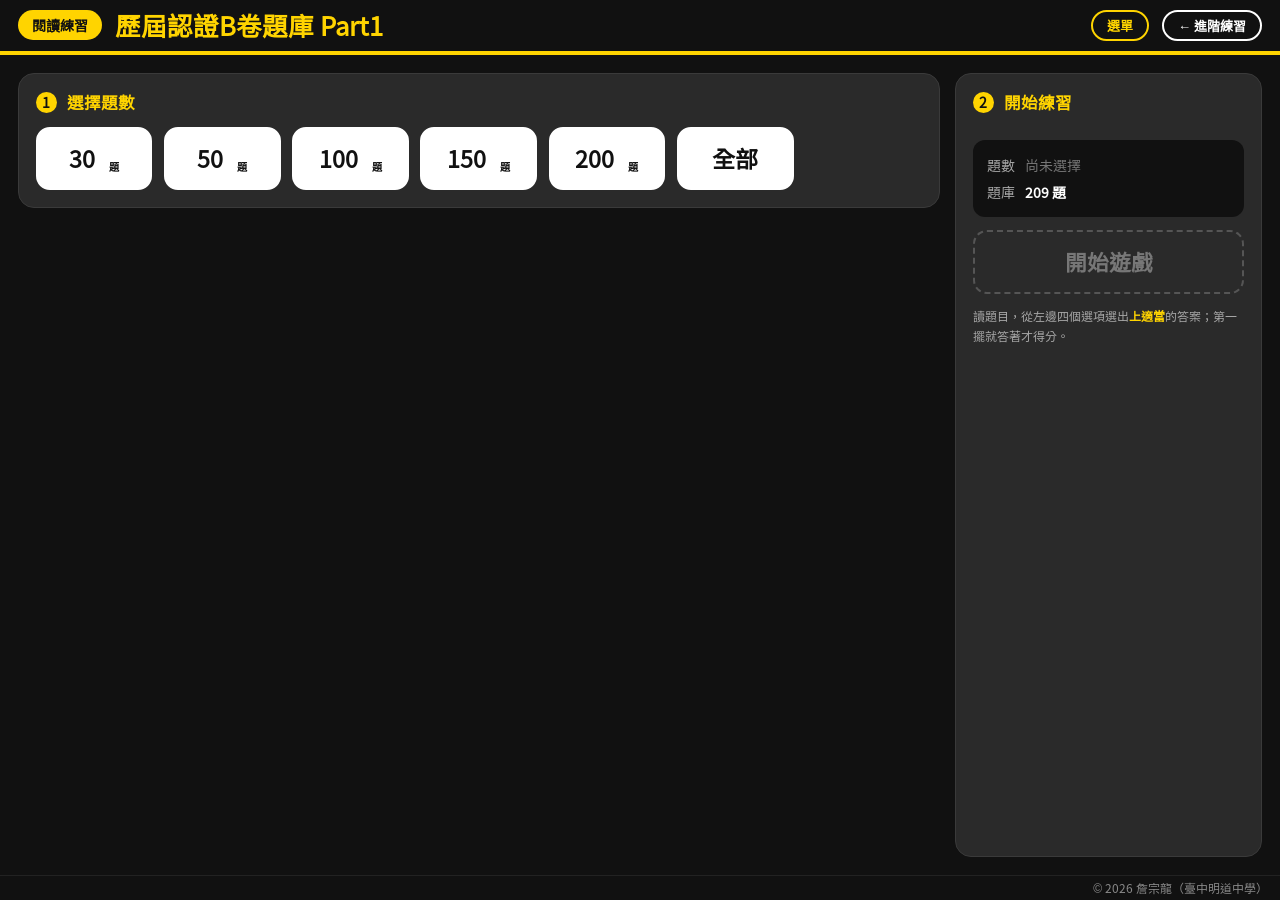
<file: read/cert-b-1.html>
<!DOCTYPE html>
<!--
  【著作權聲明】
  歷屆認證B卷題庫｜進階閱讀練習 — 進階閱讀練習：歷屆認證B卷題庫 Part1（四選一）
  題目參考教育部臺灣台語語言能力認證歷屆試題，其著作權屬原權利人。
  字型：豆腐烏 Tauhu Oo 20.05 子集（https://tauhu.tw/ ，SIL Open Font License 1.1，見 fonts/OFL.txt），全站文字一律使用。
  本網頁之程式碼、版面與教案設計 Copyright © 2026 詹宗龍（臺中明道中學）. All rights reserved.
  僅供非營利之教育教學使用；未經著作權人書面授權，不得重製、改作、散布或修改本網頁之全部或一部分。
-->
<html lang="zh-TW">
<head>
<meta charset="UTF-8">
<meta name="viewport" content="width=device-width, initial-scale=1.0, maximum-scale=1.0, user-scalable=no">
<meta name="author" content="詹宗龍（臺中明道中學）">
<meta name="copyright" content="© 2026 詹宗龍（臺中明道中學）。保留一切權利。">
<title>歷屆認證B卷題庫｜進階閱讀練習</title>
<link rel="icon" href="data:image/svg+xml,%3Csvg xmlns=%22http://www.w3.org/2000/svg%22 viewBox=%220 0 64 64%22%3E%3Crect width=%2264%22 height=%2264%22 rx=%2212%22 fill=%22%23111%22/%3E%3Crect x=%224%22 y=%224%22 width=%2256%22 height=%2256%22 rx=%2210%22 fill=%22none%22 stroke=%22%23FFD400%22 stroke-width=%224%22/%3E%3Ctext x=%2232%22 y=%2246%22 font-size=%2234%22 font-weight=%22700%22 text-anchor=%22middle%22 fill=%22%23FFD400%22%3E%E9%80%B2%3C/text%3E%3C/svg%3E">
<link rel="preload" href="../fonts/tauhu-site.woff2" as="font" type="font/woff2" crossorigin>
<link rel="stylesheet" href="../fonts/tauhu-site.css">
<link href="https://tauhu.tw/tauhu-oo.css" rel="stylesheet">
<style>
:root{--black:#111111;--yellow:#FFD400;--white:#FFFFFF;--gray:#2A2A2A;--light:#F5F5F5;--muted:#A8A8A8;--ok:#58cc02;--no:#ff4b4b}
*{box-sizing:border-box;-webkit-tap-highlight-color:transparent}
html,body{margin:0;height:100%}
body{background:var(--black);color:var(--white);font-family:"TauhuSite",'tauhu-oo',"Noto Sans TC","Microsoft JhengHei","PingFang TC",sans-serif;
  display:flex;flex-direction:column;overflow:hidden;user-select:none;-webkit-user-select:none}
button,input,select,textarea{font-family:inherit}
/* 標題列 */
.topbar{flex:none;display:flex;align-items:center;gap:clamp(8px,1vw,16px);padding:clamp(8px,1.1vh,14px) clamp(10px,1.4vw,28px);
  background:var(--black);border-bottom:4px solid var(--yellow);min-width:0}
.topbar .cat{flex:none;background:var(--yellow);color:var(--black);font-weight:900;font-size:clamp(13px,1.1vw,20px);padding:5px 14px;border-radius:999px;white-space:nowrap}
.topbar h1{flex:1 1 auto;min-width:0;margin:0;color:var(--yellow);font-weight:900;font-size:clamp(17px,2vw,36px);line-height:1.2;
  white-space:nowrap;overflow:hidden;text-overflow:ellipsis}
.topbar .stat{flex:none;display:none;gap:12px;color:var(--white);font-weight:700;font-size:clamp(13px,1vw,18px);white-space:nowrap}
.topbar .stat b{color:var(--yellow)}
.topbar .home{flex:none;color:var(--white);text-decoration:none;font-weight:700;font-size:clamp(13px,1vw,18px);border:2px solid var(--white);
  border-radius:999px;padding:4px 14px;white-space:nowrap;transition:background .15s,color .15s}
.topbar .home:hover{background:var(--white);color:var(--black)}
.topbar .tbtn{flex:none;border:2px solid var(--yellow);background:transparent;color:var(--yellow);font-weight:700;font-size:clamp(13px,1vw,18px);
  border-radius:999px;padding:4px 14px;cursor:pointer;white-space:nowrap}
.topbar .tbtn:hover{background:var(--yellow);color:var(--black)}
/* 主區 */
#app,#app-container{flex:1 1 auto;min-height:0;position:relative;display:flex;flex-direction:column;width:100%}
/* 入口選單：①②步驟卡＋③操作面板 */
.g-wrap{flex:1 1 auto;min-height:0;display:grid;grid-template-columns:minmax(0,1fr) clamp(260px,24vw,440px);gap:clamp(10px,1.2vw,22px);
  padding:clamp(10px,1.4vw,24px);overflow:auto;width:100%}
.steps{display:flex;flex-direction:column;gap:clamp(10px,1.2vw,22px);min-width:0}
.step,.panel{background:var(--gray);border-radius:16px;padding:clamp(12px,1.3vw,24px);border:1px solid #3a3a3a}
.step h3,.panel h3{display:flex;align-items:center;gap:10px;margin:0 0 clamp(10px,1vw,18px);font-size:clamp(16px,1.3vw,26px);color:var(--yellow)}
.num{flex:none;width:1.5em;height:1.5em;border-radius:50%;background:var(--yellow);color:var(--black);display:grid;place-items:center;font-size:.85em;font-weight:900}
.opts{display:grid;gap:clamp(8px,.9vw,16px)}
.opts.m2{grid-template-columns:repeat(2,minmax(0,1fr))}
.opts.n{grid-template-columns:repeat(auto-fill,minmax(clamp(92px,8.5vw,160px),1fr))}
.opt{position:relative;display:flex;align-items:center;justify-content:center;gap:12px;min-height:clamp(56px,7vh,96px);padding:10px 14px;
  background:var(--white);color:var(--black);border:3px solid var(--white);border-radius:14px;cursor:pointer;font-weight:900;
  font-size:clamp(17px,1.45vw,30px);line-height:1.2;text-align:left;transition:transform .12s,box-shadow .12s;white-space:nowrap}
.opt *{pointer-events:none}
.opt:hover{transform:translateY(-2px);box-shadow:0 6px 14px rgba(0,0,0,.45)}
.opt .ic{flex:none;width:clamp(34px,2.6vw,52px);height:clamp(34px,2.6vw,52px);border-radius:50%;background:var(--black);color:var(--yellow);
  display:grid;place-items:center;font-size:clamp(14px,1.1vw,22px);font-weight:900}
.opt .ic svg{width:60%;height:60%;fill:none;stroke:currentColor;stroke-width:2.2;stroke-linecap:round;stroke-linejoin:round}
.opt .tx small{display:block;font-size:.55em;font-weight:700;color:#555;margin-top:3px;white-space:normal}
.opt .big{font-size:1.25em}.opt .u{font-size:.55em;font-weight:700;margin-left:2px;align-self:flex-end;margin-bottom:.35em}
.opt.sel,.opt.selected{background:var(--yellow);border-color:var(--white)}
.opt.sel::after,.opt.selected::after{content:"✓";position:absolute;top:-9px;right:-9px;width:26px;height:26px;border-radius:50%;background:var(--black);
  color:var(--yellow);display:grid;place-items:center;font-size:15px;font-weight:900;border:2px solid var(--yellow)}
.panel{display:flex;flex-direction:column;gap:clamp(10px,1vw,18px);min-width:0}
.sum{background:var(--black);border-radius:12px;padding:12px 14px;font-size:clamp(14px,1vw,19px);line-height:1.9}
.sum span{color:var(--muted);margin-right:10px}.sum b{color:var(--white)}.sum b.none{color:#777;font-weight:400}
.startbtn{width:100%;border:none;border-radius:14px;background:var(--yellow);color:var(--black);font-weight:900;font-size:clamp(20px,1.7vw,34px);
  padding:clamp(14px,1.6vh,24px) 10px;cursor:pointer;box-shadow:0 5px 0 #b39500;transition:transform .1s}
.startbtn:active{transform:translateY(4px);box-shadow:none}
.startbtn:disabled{background:transparent;color:#777;border:2px dashed #555;box-shadow:none;cursor:default}
.tip{color:var(--muted);font-size:clamp(12px,.9vw,16px);line-height:1.6;margin:0}
.tip b{color:var(--yellow)}
.corner{flex:none;text-align:right;color:#8a8a8a;font-size:12px;padding:3px 12px 4px;background:var(--black);border-top:1px solid #222}
@media (max-width:860px),(orientation:portrait){
  body{overflow:auto}
  .g-wrap{grid-template-columns:1fr;overflow:visible}
  .opts.m2{grid-template-columns:1fr}
}
@media (max-width:640px){
  .topbar{flex-wrap:wrap;row-gap:6px;padding:8px 10px}
  .topbar .cat{order:1}
  .topbar .tbtn{order:2;margin-left:auto}
  .topbar .home{order:3;margin-left:auto}
  .topbar .tbtn~.home{margin-left:0}
  .topbar h1{order:4;flex:1 1 100%;white-space:normal;font-size:clamp(17px,5vw,22px)}
  .topbar .stat{order:5;flex:1 1 100%;justify-content:flex-end;margin-top:-4px}
}
@media (orientation:portrait) and (min-width:600px){.opts.m2{grid-template-columns:repeat(2,minmax(0,1fr))}}
@media (max-height:520px) and (orientation:landscape){.opt{min-height:44px;font-size:17px}.tip{display:none}.g-wrap{padding:8px;grid-template-columns:minmax(0,1fr) 230px}
  .opts.m2{grid-template-columns:repeat(2,minmax(0,1fr))}.step h3,.panel h3{margin-bottom:8px}}

#menu-screen,#result-screen{flex:1 1 auto;min-height:0;display:flex;flex-direction:column;width:100%}
#result-screen{display:none;justify-content:center;align-items:center;gap:16px;padding:20px;text-align:center}
.result-title{font-size:clamp(24px,3vw,48px);font-weight:900}
.result-score{font-size:clamp(28px,4vw,64px);font-weight:900;color:var(--yellow)}
#result-screen .startbtn{width:auto;padding:14px 40px}
#game-screen{display:none;flex:1 1 auto;min-height:0;flex-direction:row;gap:clamp(10px,1.4vw,24px);padding:clamp(10px,1.4vw,24px)}
.options-area{width:38%;display:flex;flex-direction:column;justify-content:space-between;gap:10px;min-height:0}
.option-card{flex:1 1 0;min-height:0;display:flex;align-items:center;padding:0 16px;background:var(--white);color:var(--black);border:3px solid var(--white);
  border-radius:14px;box-shadow:0 4px 0 #888;cursor:pointer;font-size:clamp(1.4rem,3.6vh,2.8rem);font-weight:700;transition:transform .1s}
.option-card:hover{border-color:var(--yellow)}
.option-card:active{transform:translateY(4px);box-shadow:none}
.option-card.wrong{background:#ffdfe0;border-color:var(--no);color:var(--no);box-shadow:0 4px 0 #ea2b2b}
.option-tag{flex:none;width:44px;height:44px;margin-right:14px;border-radius:50%;background:var(--black);color:var(--yellow);border:2px solid var(--black);
  display:flex;align-items:center;justify-content:center;font-weight:900;font-size:1.2rem}
.option-text{flex:1 1 auto;line-height:1.15;overflow:hidden;max-height:100%}
.question-area{flex:1 1 auto;min-width:0;display:flex;align-items:center;justify-content:center;background:var(--gray);border-left:6px solid var(--yellow);
  border-radius:16px;padding:clamp(12px,1.6vw,30px);overflow:hidden}
.question-text{width:100%;max-height:100%;overflow-y:auto;font-size:clamp(1.7rem,4.6vh,4.2rem);line-height:1.5;color:var(--white);text-align:left}
.footer-controls{display:none;flex:none;justify-content:flex-end;gap:10px;padding:0 clamp(10px,1.4vw,24px) 8px}
.nav-btn{border:2px solid #555;background:var(--gray);color:var(--white);border-radius:12px;padding:8px 18px;font-weight:900;cursor:pointer;font-size:clamp(14px,1vw,18px)}
.nav-btn:hover{border-color:var(--yellow)}
@media (max-width:768px) and (orientation:portrait){
  #game-screen{flex-direction:column-reverse}
  .options-area{width:100%;height:55%;flex:none}
  .question-area{height:45%;flex:none}
  .option-card{font-size:clamp(1.1rem,2.8vh,1.8rem)}
  .question-text{font-size:clamp(1.15rem,3.6vh,2.6rem)}
  #game-screen{gap:12px;padding:12px}
  .options-area{gap:10px}
  .option-card{padding:0 12px}
  .option-tag{width:36px;height:36px;margin-right:12px;font-size:1rem}
  .footer-controls{padding:0 12px 10px}
  body{overflow:hidden}
}
</style>
</head>
<body oncontextmenu="return false;">
<header class="topbar">
  <span class="cat">閱讀練習</span>
  <h1>歷屆認證B卷題庫 Part1</h1>
  <div class="stat" id="status-bar"><span>題數 <b id="q-counter">1/30</b></span><span>得分 <b id="score-counter">0</b></span></div>
  <button class="tbtn" onclick="backToMenu()">選單</button>
  <a class="home" href="https://sites.google.com/ms.mingdao.edu.tw/tsiam/%E9%80%B2%E9%9A%8E%E7%B7%B4%E7%BF%92" target="_top" onclick="return goHome(this)">← 進階練習</a>
  <script>/* Sites 嵌入框沒有 allow-top-navigation，嵌入時改開新分頁 — © 2026 詹宗龍（臺中明道中學） */
  function goHome(a) { var emb = true; try { emb = window.self !== window.top; } catch (e) {}
    if (emb) { window.open(a.href, '_blank', 'noopener'); return false; } return true; }</script>
</header>
<div id="app-container">
  <div id="menu-screen">
    <div class="g-wrap">
      <div class="steps">
        <section class="step"><h3><span class="num">1</span>選擇題數</h3>
          <div class="opts n">
        <div class="opt" onclick="mdPickCount(this, 30, '30題')"><span class="big">30</span><span class="u">題</span></div>
        <div class="opt" onclick="mdPickCount(this, 50, '50題')"><span class="big">50</span><span class="u">題</span></div>
        <div class="opt" onclick="mdPickCount(this, 100, '100題')"><span class="big">100</span><span class="u">題</span></div>
        <div class="opt" onclick="mdPickCount(this, 150, '150題')"><span class="big">150</span><span class="u">題</span></div>
        <div class="opt" onclick="mdPickCount(this, 200, '200題')"><span class="big">200</span><span class="u">題</span></div>
        <div class="opt" onclick="mdPickCount(this, 'all', '全部（209題）')"><span class="big">全部</span></div>
          </div></section>
      </div>
      <aside class="panel"><h3><span class="num">2</span>開始練習</h3>
        <div class="sum"><div><span>題數</span><b id="sum-count" class="none">尚未選擇</b></div><div><span>題庫</span><b>209 題</b></div></div>
        <button class="startbtn" id="md-start" disabled onclick="startGame(md.count)">開始遊戲</button>
        <p class="tip">讀題目，從左邊四個選項選出<b>上適當</b>的答案；第一擺就答著才得分。</p>
      </aside>
    </div>
  </div>
  <div id="result-screen">
    <div class="result-title">測驗結束！</div>
    <div class="result-score">您的總得分：<span id="final-score">0</span> 分</div>
    <button class="startbtn" onclick="backToMenu()">返回選單</button>
  </div>
  <div id="game-screen">
    <div class="options-area" id="options-container"></div>
    <div class="question-area"><div class="question-text" id="question-text">題目載入中...</div></div>
  </div>
  <div class="footer-controls" id="game-controls">
    <button class="nav-btn" onclick="prevQuestion()">上一題</button>
    <button class="nav-btn" onclick="nextQuestion()">下一題</button>
  </div>
</div>
<div class="corner">© 2026 詹宗龍（臺中明道中學）</div>
<div id="emb-guard" style="display:none;position:fixed;inset:0;z-index:9999;background:#111;color:#fff;flex-direction:column;align-items:center;justify-content:center;gap:18px;padding:20px;text-align:center">
  <div style="font-size:clamp(22px,3vw,40px);font-weight:900;color:#FFD400">請在新分頁練習</div>
  <div style="font-size:clamp(15px,1.4vw,22px);color:#F5F5F5;line-height:1.6">嵌在網站裡的頁面不能使用麥克風，<br>請點下面按鈕，在新分頁開啟這個練習。</div>
  <a id="emb-go" target="_blank" rel="noopener" style="background:#FFD400;color:#111;font-weight:900;font-size:clamp(20px,2vw,32px);padding:16px 40px;border-radius:14px;text-decoration:none;box-shadow:0 5px 0 #b39500">在新分頁開始練習 ↗</a>
</div>
<script>/* 嵌入偵測 — © 2026 詹宗龍（臺中明道中學） */
(function () { var emb = true; try { emb = window.self !== window.top; } catch (e) {}
  if (!emb || location.hash.indexOf('#st=') === 0) return;
  var g = document.getElementById('emb-guard'), a = document.getElementById('emb-go');
  a.href = location.href.split('#')[0]; g.style.display = 'flex'; })();
</script>

<script>
/* 黑黃白選單共用：題數選擇＋摘要＋開始鈕 — © 2026 詹宗龍（臺中明道中學） */
var md = { count: null };
function mdPickCount(el, n, label) {
  md.count = n;
  el.parentNode.querySelectorAll('.opt').forEach(function (b) { b.classList.remove('sel'); });
  el.classList.add('sel');
  var s = document.getElementById('sum-count'); s.textContent = label; s.className = '';
  document.getElementById('md-start').disabled = false;
}
function mdSetMode(label) { var s = document.getElementById('sum-mode'); if (s) { s.textContent = label; s.className = ''; } }
</script>
<script>
    // 資料庫內容 (1-209)
    const rawData = [
{id:1, q:"伊自細漢就和厝裡的人講臺語，這馬講甲足__________的，後來去做臺語配音員，人足愛倩伊的。空格仔內底佗一个選項上適當？", a:"精光", b:"奢颺", c:"端的", d:"撆紮", ans:"C", ansText:"端的"},
{id:2, q:"阮囝佇學校拍籃球無細膩跋倒，__________tauh一下缺一角。少年人愛媠，佇頭前歹看，好佳哉去齒科補好矣，這馬就敢笑矣。空格仔內底佗一个選項上適當？", a:"後齻", b:"屎桮齒", c:"奶齒", d:"角齒", ans:"B", ansText:"屎桮齒"},
{id:3, q:"阿母共_____囥佇衫櫥仔內，按呢虼蚻才袂走入去，毋過衫穿佇身軀䆀味䆀味。空格仔內底佗一个選項上適當？", a:"臭礬", b:"臭油", c:"臭腥仔", d:"臭藥丸仔", ans:"A", ansText:"臭礬"},
{id:4, q:"某的，咱囝的個性誠「十角」，定共你氣惱，嘛誠多謝你費心神咧共斟酌，體諒我較無閒。請問「十角」佮下底佗一个選項上倚意？", a:"雜插", b:"雜唸", c:"散仙", d:"龜毛", ans:"C", ansText:"散仙"},
{id:5, q:"恁孫當咧學行路，佇大埕捒彼台有聲的_____，有夠古錐。有練有差，另工就走敢若飛囉！你敢逐會著？請問空格仔內底佗一个選項上適當？", a:"銅管仔車", b:"烏頭仔車", c:"野雞仔車", d:"雞鵤仔車", ans:"D", ansText:"雞鵤仔車"},
{id:6, q:"古早人欲有_____衫通穿，著家己經布來做，費氣閣厚工。空格仔內底佗一个選項無適當？", a:"一領", b:"兩領", c:"一兩領", d:"一領仔", ans:"B", ansText:"兩領"},
{id:7, q:"彼張銀票毋但舊舊舊，閣皺襞襞，專_____，敢會使佮你換新的？我的khî-móo-tsih會較好。空格仔內底佗一个選項上適當？", a:"áu-bân", b:"áu-pôo", c:"áu-ut", d:"áu-hûn", ans:"D", ansText:"áu-hûn"},
{id:8, q:"生理人_____較活，若阮作穡人，看天食飯，就較_____。空格仔內底佗一个選項上適當？", a:"喙水；乏", b:"錢水；乏", c:"油湯；渴", d:"油滓；渴", ans:"B", ansText:"錢水；乏"},
{id:9, q:"下底佗一種樹欉的葉仔佇秋冬的季節會轉紅？看著誠有詩意，閣有誠濟人會起去山頂看。", a:"ka-tang", b:"png-á", c:"khóo-līng-á", d:"tshîng-á/ tsîng-á", ans:"B", ansText:"png-á"},
{id:10, q:"Khì káng-á-pinn bé「hiān-lâu-á」, m̄-nā tshinn mā ke tsin sio̍k. 「  」的漢字用下底佗一 个選項上適當？", a:"獻樓仔", b:"獻漏仔", c:"現撈仔", d:"現流仔", ans:"D", ansText:"現流仔"},
{id:11, q:"阿芬仔，愛留寡予人探聽咧，緊共房間的彼幾包_______提出來擲，毋通囤咧，才袂規間遐_______，咧欲生蟲矣。空格仔內底佗一个選項上適當？", a:"糞埽；垃圾", b:"垃圾；驚人", c:"糞埽；齷齪", d:"垃圾；囉嗦", ans:"A", ansText:"糞埽；垃圾"},
{id:12, q:"伊是出名的________，一寡細間的店，予伊那拐那唬，遐拈遐佔，攏予食食去矣。 空格仔內底佗一个選項上適當？", a:"剪綹仔", b:"生理虎", c:"喑噁的", d:"浮浪貢的", ans:"B", ansText:"生理虎"},
{id:13, q:"下底佗一句的閩南語用字、語詞、語法是正確的？", a:"我日時做工課上無閒，下晡下班才會去賊仔市買菜，遐的物件有影較俗", b:"風颱咧欲來矣，咱兜的冰箱空空空，咱著緊來去款寡菜，才袂無物通食", c:"逐家先品予好，若奕輸毋通起屁面哦", d:"伊這改的表現真漏氣，有夠失體面", ans:"B", ansText:"風颱咧欲來矣，咱兜的冰箱空空空，咱著緊來去款寡菜，才袂無物通食"},
{id:14, q:"因為疫情嚴重，政府規定出門愛掛喙罨。少年家阿俊想講若照規定行，伊的緣投仔 面就無人看會著矣，哪會有查某囡仔會來佮伊開講咧？伊不時都共喙罨剝落來提佇 手裡，目睭褫甲大大蕊咧相、咧唌查某囡仔。伊無掛喙罨，人驚予伊的瀾鬚噴著， 顛倒無人敢倚近伊。欠喙罨的保護，尾仔伊真正予人穢著，有夠害。咱會當用佗一句話形容阿俊的情形？", a:"無補顛倒惱", b:"捾籃仔假燒金", c:"三八假賢慧", d:"大目新娘揣無灶", ans:"A", ansText:"無補顛倒惱"},
{id:15, q:"「食飯若武松拍虎，作穡若桃花過渡。」這句俗諺是咧形容啥？", a:"武松真勇猛", b:"食好做輕可", c:"桃花姊仔會撐渡", d:"勤儉較有底，浪費不成家", ans:"B", ansText:"食好做輕可"},
{id:16, q:"類似「食飯若武松拍虎」的語意，食飯若_____，會當添佗一个詞彙？", a:"龜咧peh壁", b:"猛虎落山", c:"魚仔泅水", d:"飛龍在天", ans:"B", ansText:"猛虎落山"},
{id:17, q:"類似「作穡若桃花過渡」的語意，作穡若...，會當添佗一个詞彙？", a:"龜咧趖", b:"雞筅塗", c:"三戰呂布", d:"蜈蜞咬蛤", ans:"A", ansText:"龜咧趖"},
{id:18, q:"無錢嘛會當做善事，親像我攏會捐_____做_____，空格仔照順序愛添佗兩个詞？ (甲)義工 (乙)環保 (丙)發票 (丁)血", a:"甲丙", b:"丙丁", c:"丙甲", d:"丁丙", ans:"C", ansText:"丙甲"},
{id:19, q:"佮親近的人手牽手，按呢相攬相唚，煞袂輸是邀請死神來跳最後的thàn-gòo。這段 話有可能是咧形容啥物時期的情境？", a:"愛情", b:"人災", c:"戰爭", d:"舞會", ans:"B", ansText:"人災"},
{id:20, q:"用青春佮血汗經過彼場戰爭的臺灣人，干焦_____留予in做為記。空格仔會當添佗幾个詞？ (甲)疏開這个詞 (乙)手指一跤 (丙)空喙的khî (丁)塚仔埔", a:"甲乙丙", b:"乙丙丁", c:"甲丙丁", d:"甲乙丁", ans:"C", ansText:"甲丙丁"},
{id:21, q:"下跤遮的臺北市的地號名，佗一个發音佮使用的漢字讀音有對應？", a:"木柵", b:"大龍峒", c:"景美", d:"關渡", ans:"A", ansText:"木柵"},
{id:22, q:"「未食________，破裘毋甘放」是講猶未過啥物年節/食過啥物物件，熱人就無算真正到矣？", a:"上元/圓仔", b:"清明/潤餅", c:"五月節/肉粽", d:"中秋/中秋餅", ans:"C", ansText:"五月節/肉粽"},
{id:23, q:"以下佗一个閩南語詞毋是「輕聲詞」？", a:"遐的", b:"李家", c:"拍無去", d:"往過", ans:"D", ansText:"往過"},
{id:24, q:"下面佗一个標音是錯誤的？", a:"超音波 tshiau-in-pho", b:"親家公 tshin-ke-kong", c:"中中仔 tiong-tiong--á", d:"天公生 Thinn-kong-sinn", ans:"A", ansText:"超音波 tshiau-in-pho"},
{id:25, q:"下面佗一組的標音是錯誤的？", a:"父老 hū-ló / 養老 ióng-ló", b:"下水 hē-suí / 下願 hē-guān", c:"到今 kàu-tann / 今仔 tann-á", d:"割香 kuah-hiunn / 拈香 liam-hiunn", ans:"B", ansText:"下水 hē-suí / 下願 hē-guān"},
{id:26, q:"佗一个選項的「予」，佮捌的選項的「予」用法無仝？", a:"坐予正，得人疼。", b:"樹頭徛予在，毋驚樹尾做風颱。", c:"收瀾收予焦，予你生一个有𡳞脬(lān-pha) 。", d:"好心予雷唚。", ans:"D", ansText:"好心予雷唚。"},
{id:27, q:"有人共你講「Tsit tsân tāi-tsì āu-ji̍t tsiah kóng.」請問這層代誌當時會處理？", a:"明天", b:"後天", c:"大後天", d:"以後", ans:"D", ansText:"以後"},
{id:28, q:"以下佗一个 kah 的用字佮其他三个選項無仝？", a:"我欲 kah 伊來去看電影。", b:"伊 kah 毋答應，阮只好揣別人。", c:"我的腹肚疼 kah 欲死。", d:"伊耍 kah 半暝才轉去。", ans:"A", ansText:"我欲 kah 伊來去看電影。"},
{id:29, q:"Tsu-lô-san 是臺灣佗一个所在的舊地名？", a:"南投", b:"嘉義", c:"斗六", d:"斗南", ans:"B", ansText:"嘉義"},
{id:30, q:"下面佗一个選項，咱臺灣話較無按呢咧講？", a:"淡薄仔古錐古錐", b:"足馬西馬西", c:"有夠哩哩囉囉", d:"略仔三八三八", ans:"B", ansText:"足馬西馬西"},
{id:31, q:"下面佗一个選項的「趁」，意思佮捌的選項無仝？", a:"趁燒緊食", b:"趁流水", c:"閹雞趁鳳飛", d:"趁這馬好時機", ans:"C", ansText:"閹雞趁鳳飛"},
{id:32, q:"下面佗一句無合臺語的講法？", a:"你好矣未？", b:"你捌伊無？", c:"伊會拍我袂？", d:"伊有來吧？", ans:"D", ansText:"伊有來吧？"},
{id:33, q:"下面佗一个選項的「三」毋是虛詞？", a:"三不五時", b:"三心兩意", c:"三人共五目", d:"三講四毋著", ans:"C", ansText:"三人共五目"},
{id:34, q:"「亻因（in）兜的囝孫仔，逐个都誠ˍˍˍˍˍ。」這句話的空格仔內底揀佗一个選項上適當？", a:"出張", b:"出腳", c:"出業", d:"出在", ans:"B", ansText:"出腳"},
{id:35, q:"下面佗一个選項無影較冷？", a:"有夠冷", b:"誠冷", c:"足冷", d:"冷冷", ans:"D", ansText:"冷冷"},
{id:36, q:"下跤佗一句佮其他三句無仝意思？", a:"袂曉駛船嫌溪彎", b:"天地所設毋是弟子作孽", c:"家己面無肉，怨嘆人大尻川", d:"袂曉挨弦仔假絞線", ans:"B", ansText:"天地所設毋是弟子作孽"},
{id:37, q:"阿爸定定唸阿母是____，不時去人兜長短話捎咧一直講袂煞。請問空格仔選佗一个上正確？", a:"長短跤", b:"長尻川", c:"尻川長", d:"大跤婆", ans:"B", ansText:"長尻川"},
{id:38, q:"彼欉樹仔，樹頂有鳥仔佇遐____，逐工透早就會聽著鳥仔聲。請問空格仔選佗一个上正確？", a:"做穡", b:"作穡", c:"做岫", d:"做巢", ans:"C", ansText:"做岫"},
{id:39, q:"「你欠我的錢，後日（āu--jı̍t） 愛還。」意思是...？", a:"閣兩工就愛還", b:"以後才還", c:"閣幾工仔愛還", d:"免還", ans:"A", ansText:"閣兩工就愛還"},
{id:40, q:"人若共你講：「你真𠢕（gâu）囥歲！」意思是講...？", a:"你共貨囥真好勢", b:"你看起來無遐濟歲", c:"你已經有歲", d:"伊感覺你無誠實", ans:"B", ansText:"你看起來無遐濟歲"},
{id:41, q:"阿華的阿母誠煩惱阿華「腹肚做藥櫥」，請問阿華可能是按怎？", a:"開藥房", b:"食藥廠的頭路", c:"囤真濟藥仔", d:"破病", ans:"D", ansText:"破病"},
{id:42, q:"下面佗一个選項的臺語用字是錯誤的？", a:"啥物好空的攏「佇遐」", b:"伴音樂「踅來踅去」", c:"想欲郎君做「尪婿」", d:"阿媽毋「捌字」", ans:"C", ansText:"想欲郎君做「尪婿」"},
{id:43, q:"「人濟話就濟， 三色人講五色話」的意思是咧講？", a:"十喙九尻川", b:"講著食，舂破額", c:"三七講，四六聽", d:"三人共五目，無長短跤話", ans:"A", ansText:"十喙九尻川"},
{id:44, q:"「媠，媠無十全；䆀，䆀無加圇。」這句的「十全」拼音正確的是下面佗一个選項？", a:"sı̍p-tsuân", b:"tsa̍p-tsn̂g", c:"tsa̍p–tsuân", d:"sı̍p--tsn̂g", ans:"B", ansText:"tsa̍p-tsn̂g"},
{id:45, q:"下跤佗一句話是咧形容一个人講話譀浡？", a:"番仔火枝講做大西門跤", b:"一句話講著三角六尖", c:"三色人講五色話", d:"枕頭鬼勝過三界公", ans:"A", ansText:"番仔火枝講做大西門跤"},
{id:46, q:"下面這幾个詞彙的臺羅拼音，佗一个完全正確？", a:"拼音 phin-im", b:"肯定 khún-tīng", c:"挽救 bán-kiù", d:"越南 Gua̍ t-lâm", ans:"C", ansText:"挽救 bán-kiù"},
{id:47, q:"下面框起來的字，佗一字的韻母佮另外三個無仝？", a:"「南」爿", b:"「擔」心", c:"「甘」願", d:"「坦」白", ans:"D", ansText:"「坦」白"},
{id:48, q:"下面佗一句俗語的臺語用字有錯誤？", a:"心歹無人知，喙歹上厲害。", b:"日頭赤炎炎，隨人顧性命。", c:"大人儉一喙，囡仔食甲飫。", d:"一某無人知，兩某相卸代。", ans:"B", ansText:"日頭赤炎炎，隨人顧性命。"},
{id:49, q:"「伊講話定定『放臭屁』」，請問下面佗一个選項佮「放臭屁」的意思上接近？", a:"激面腔", b:"講嘐潲", c:"講白賊", d:"激五仁", ans:"B", ansText:"講嘐潲"},
{id:50, q:"下面佗一个選項引號內底的漢字，兩字的字音攏仝款？", a:"硃「砂」 ／「砂」糖", b:"「看」護／ 「看」戲", c:"「破」壞 ／「破」費", d:"群「眾」／ 「眾」人", ans:"C", ansText:"「破」壞／ 「破」費"},
{id:51, q:"下面佗一个選項的臺語漢字，攏照教育部的規範用字來寫？", a:"作工課若貧惰，一世人袂快活。", b:"伊歸工戇神戇神，叫攏袂應。", c:"見若抵著王的，伊就會生氣。", d:"我嘛是姑不而將，你莫怪我。", ans:"D", ansText:"我嘛是姑不而將，你莫怪我。"},
{id:52, q:"下面佗一句的講法較正確？", a:"伊比我大箍。", b:"伊比我加大箍。", c:"伊並我較大箍。", d:"伊比我真大箍。", ans:"C", ansText:"伊並我較大箍。"},
{id:53, q:"「伊閣咧腫頷矣。」的「腫頷」佮下面佗一个詞的意思較倚？", a:"大頷胿", b:"嘐潲", c:"吊頷", d:"腫癗", ans:"B", ansText:"嘐潲"},
{id:54, q:"下面佗一句的寫法完全符合教育部的規範用字？", a:"閣講嘛無較縒。", b:"無枷攑交椅。", c:"嬈俳無落魄的久。", d:"甘苦頭，快活尾。", ans:"A", ansText:"閣講嘛無較縒。"},
{id:55, q:"攝影師喝講：「來！逐家笑ˍˍˍˍˍ！」空格仔內添啥物入去上適當？", a:"一個", b:"一个", c:"一下", d:"一咧", ans:"C", ansText:"一下"},
{id:56, q:"「按中國武漢爆發的新型冠狀病毒的疫情佇全世界湠開，有超過兩百萬的人著災，致使濟濟人共喙罨掛起來，甚至毋敢出門，驚家己去予人穢著。」這段話內底總共出現過幾个入聲字？", a:"6 个", b:"7 个", c:"8个", d:"9 个", ans:"D", ansText:"9个"},
{id:57, q:"下面佗一个選項上無會有「兩个人」？", a:"「咱」學校", b:"「阮」班", c:"「恁」小妹", d:"「亻因（in）」朋友", ans:"A", ansText:"「咱」學校"},
{id:58, q:"下面佗一个選項引號內底的字讀做輕聲？", a:"「林」先生的查某囝欲嫁人矣。", b:"「允」人較慘欠人。", c:"我險險仔予伊驚「死」。", d:"用橐仔貯就會「使」。", ans:"C", ansText:"我險險仔予伊驚「死」。"},
{id:59, q:"下面佗一个選項引號內底的字的「韻母」完全相仝？", a:"虼「蚻」 ／咒「誓」", b:"「鐵」馬／ 「缺」角", c:"「鴨」仔 ／烏「鴉」喙", d:"敆「作」／ 「做」醮", ans:"B", ansText:"「鐵」馬／ 「缺」角"},
{id:60, q:"「Thiann-kóng Tâi-uân lâng tsi̍t tang ài tsia̍ h tiāu tsi̍t tiâu ko-sok kong-lōo, kám ū-iánn?」這句話內底有幾字是讀本調、無變調的？", a:"4 字", b:"5字", c:"6 字", d:"7 字", ans:"A", ansText:"4 字"},
{id:61, q:"「伊那講，喉那滇。」上蓋有可能的原因是…？", a:"破病", b:"傷心", c:"歡喜", d:"滿足", ans:"B", ansText:"傷心"},
{id:62, q:"下面佗一个選項較無符合臺語口語的講法？", a:"一枝小雨傘", b:"一條手巾仔", c:"予我唚一下", d:"我有一句話", ans:"A", ansText:"一枝小雨傘"},
{id:63, q:"下面佗一个「出」字是唸本調？", a:"伊出去看戲矣", b:"伊走出去矣", c:"伊共物件提出去矣", d:"伊欲出去矣", ans:"D", ansText:"伊欲出去矣"},
{id:64, q:"請問下面這幾个詞的臺羅拼音，佗一个完全正確？", a:"特別 tia̍t-pia̍t", b:"流傳 liû-tshuân", c:"拭面 tshit-bīn", d:"借錢 tsiò-tsînn", ans:"C", ansText:"拭面 tshit-bīn"},
{id:65, q:"請問下面佗一个選項是臺語的「是非問句」？", a:"你欲去屏東抑是高雄", b:"你有去過臺北無", c:"伊明仔載會來袂", d:"你欲去臺北是無", ans:"D", ansText:"你欲去臺北是無"},
{id:66, q:"請問下面佗一種講法無合臺語的講法？", a:"你食會了這碗麵袂", b:"你這碗麵食會了袂", c:"這碗麵你食會了袂", d:"你這碗麵食會了袂", ans:"A", ansText:"你食會了這碗麵袂"},
{id:67, q:"若準後壁有符號「--」，表示後壁讀輕聲。請問下面佗一个選項是臺語錯誤的講法？", a:"拍倒帝國主義", b:"共帝國主義拍--倒", c:"拍--倒帝國主義", d:"帝國主義共拍予倒", ans:"C", ansText:"拍--倒帝國主義"},
{id:68, q:"請問下面佗一句俗語毋是咧講天氣？", a:"風颱無回南，十日九日澹", b:"一枝草，一點露", c:"未食五月粽，破裘毋甘放", d:"春天後母面", ans:"B", ansText:"一枝草，一點露"},
{id:69, q:"下面佗一組的漢字的臺羅拼音是完全正確？", a:"熟似 sit-sāi", b:"收據 siu-gù", c:"前年 tsûn--nî", d:"購買 kò-bué", ans:"C", ansText:"前年 tsûn--nî"},
{id:70, q:"閩南語有足濟字詞攏有毋但一个讀音，一般分做白話音佮文讀音，大部分的語詞攏會固定選用其中一款音讀。請問下面選項中引號內底的字，佗一个是文讀音？", a:"「開」講", b:"「教」示", c:"「弄」獅", d:"「命」運", ans:"A", ansText:"「開」講"},
{id:71, q:"請問下面佗一个選項的漢字是完全使用教育部推薦的閩南語用字？", a:"做儂愛大範，毋通磕袂著就受氣", b:"昨暝歸暗睏袂入眠，今仔日頷頸筋煞絚絚", c:"阿明傷過壓霸，佮伊閣較講嘛無較縒", d:"早時，阮落雨天定定著去抾路螺來飼鴨仔", ans:"C", ansText:"阿明傷過壓霸，佮伊閣較講嘛無較縒"},
{id:72, q:"請問「風颱天的菜價有影貴甲驚死人！」這句，總共有幾字讀本調？", a:"2", b:"3", c:"4", d:"5", ans:"B", ansText:"3"},
{id:73, q:"下底佗一句是鼓勵咱做代誌愛有耐心，沓沓仔做就會成功？", a:"毛毛仔雨落久，塗嘛會澹", b:"和尚頭掠蝨母", c:"溜溜瞅瞅，食兩蕊目睭", d:"陰鴆陰鴆，咬人三寸深", ans:"A", ansText:"毛毛仔雨落久，塗嘛會澹"},
{id:74, q:"一年有二十四節氣，下底舉例的四个節氣，佗一組是照時間先後排的？", a:"白露、驚蟄、芒種、穀雨", b:"驚蟄、芒種、白露、穀雨", c:"白露、穀雨、芒種、驚蟄", d:"驚蟄、穀雨、芒種、白露", ans:"D", ansText:"驚蟄、穀雨、芒種、白露"},
{id:75, q:"有人揣頭路揣足久矣，猶是揣無，咱愛按怎勸伊較好勢？", a:"甘願做牛，毋驚無犁通拖", b:"目睭看佇粿，跤踏著火", c:"讀冊，讀佇尻脊骿", d:"敢做匏桸，就毋通驚水燙", ans:"A", ansText:"甘願做牛，毋驚無犁通拖"},
{id:76, q:"下面佗一組的親情是無仝勻的？", a:"同姒佮大娘姑", b:"阿妗佮姆仔", c:"新婦佮小嬸", d:"後生佮外甥女仔", ans:"C", ansText:"新婦佮小嬸"},
{id:77, q:"以下各臺灣閩南語語詞的發音，佗一个韻尾佮其他三個無仝?", a:"安", b:"尪", c:"咱", d:"屘", ans:"B", ansText:"尪"},
{id:78, q:"下面佗一个「頭」的用法佮其他三个無仝?", a:"「號頭」", b:"「桌頭」", c:"「會頭」", d:"「角頭」", ans:"A", ansText:"「號頭」"},
{id:79, q:"下面佗一个選項無合臺語的講法？", a:"我功課寫了矣", b:"我寫了功課", c:"功課我寫了矣", d:"功課寫了矣", ans:"B", ansText:"我寫了功課"},
{id:80, q:"「阿信厝的攏是靠伊___，伊足拍拚。」空格仔內佗一个上無適當?", a:"討食", b:"趁食", c:"食倯", d:"食穿", ans:"C", ansText:"食倯"},
{id:81, q:"請問「澄」的臺羅拼音下面佗一个是正確的？", a:"tîng", b:"tíng", c:"tìng", d:"tīng", ans:"A", ansText:"tîng"},
{id:82, q:"下面佗一間宮廟的讀音是錯誤的?", a:"行天宮 hîng-thian-kiong", b:"長和宮 tiông-hô-kiong", c:"媽祖宮 má-tsóo-king", d:"關渡宮 kuan-tōo-king", ans:"D", ansText:"關渡宮 kuan-tōo-king"},
{id:83, q:"地名定定因為文白音的差別，予外地人造成困擾。請問下面佗一个台中的地名，第一字的念法和別个無仝？", a:"大肚", b:"大雅", c:"大安", d:"大甲", ans:"A", ansText:"大肚"},
{id:84, q:"佇閩南語內面，定定有二个字意思相倚，總是「華語用仝一个字，閩南語用無仝字」 的情形，親像華語的「吐」，閩南語會分作「吐」（thòo）和「呸」（phuì）二个 無仝的字。請問下面佗一組閩南語詞，毋是這種關係？", a:"癢/撓", b:"揹/偝", c:"擠/櫼", d:"捾/扞", ans:"D", ansText:"捾/扞"},
{id:85, q:"「溝通」讀音是…？", a:"koo-thong", b:"kau-thong", c:"koo-thang", d:"kau-thang", ans:"A", ansText:"koo-thong"},
{id:86, q:"俗語講：「得失土地公，飼無ˍˍˍˍˍ 。」請問空格仔內揀佗一个選項上適當？", a:"雞", b:"鴨", c:"豬", d:"狗", ans:"A", ansText:"雞"},
{id:87, q:"「鹽加一_____仔就好矣。」請問空格仔內揀佗一个選項上適當？", a:"桶", b:"撮", c:"塊", d:"節", ans:"B", ansText:"撮"},
{id:88, q:"「明仔載會落雨_____ ？」請問空格仔內揀佗一个選項上適當？", a:"未", b:"袂", c:"矣", d:"呢", ans:"B", ansText:"袂"},
{id:89, q:"「天_____ 光矣，你猶毋緊起來。」請問空格仔內揀佗一个選項上適當？", a:"都", b:"咧", c:"閣", d:"著", ans:"A", ansText:"都"},
{id:90, q:"下面佗一个選項予人感覺愛穿上濟衫？", a:"秋凊", b:"冷", c:"𫝏(gàn)", d:"寒", ans:"C", ansText:"𫝏(gàn)"},
{id:91, q:"下面佗一句講話的口氣無予人感覺是咧齷齪啥物？", a:"無，你無愛呢", b:"好啦，來矣啦", c:"謼，好啦，你講的準算", d:"諾，花你挽的乎", ans:"D", ansText:"諾，花你挽的乎"},
{id:92, q:"下面佗一个選項無合臺語的講法？", a:"伊來矣嗎？", b:"彼本冊敢你的？", c:"你會艱苦袂？", d:"你食飽未？", ans:"A", ansText:"伊來矣嗎？"},
{id:93, q:"下面佗一个選項無讀輕聲？", a:"物件「無去」", b:"「驚死」百外人", c:"查某囝「做人」矣", d:"共糞埽提提「出去」", ans:"B", ansText:"「驚死」百外人"},
{id:94, q:"「請你共門____」？空格仔內愛揀佗一个選項才是正確的？", a:"khui-khui", b:"khui--khui", c:"pué-khui", d:"pàng--khui", ans:"B", ansText:"khui--khui"},
{id:95, q:"「作弊」這个詞正確的標音是下面佗一个選項？", a:"tsok-pè", b:"tsoh-piah", c:"tsok- piah", d:"tsoh-pè", ans:"A", ansText:"tsok-pè"},
{id:96, q:"「三_____詩」空格仔內愛揀佗一个選項才是正確的？", a:"逝", b:"襇", c:"隻", d:"垺", ans:"A", ansText:"逝"},
{id:97, q:"「你_____磕袂著就欲佮人冤啦。」空格仔內揀佗一个選項上適當？", a:"免", b:"莫", c:"無", d:"袂", ans:"B", ansText:"莫"},
{id:98, q:"「_____咱想欲按怎？」空格仔內揀佗一个選項上適當？", a:"免", b:"莫", c:"袂", d:"無", ans:"D", ansText:"無"},
{id:99, q:"下面佗一个選項無合臺語的講法？", a:"青-sún-sún", b:"白-siak-siak", c:"烏-sô-sô", d:"紅-mà- mà", ans:"D", ansText:"紅-mà- mà"},
{id:100, q:"下面佗一組做記號的字讀音攏相仝?", a:"杭「菊」/郵「局」", b:"「捷」運/「節」日", c:"「成」功/「程」度", d:"緊「急」/階「級」", ans:"D", ansText:"緊「急」/階「級」"},
{id:101, q:"「好囝_____濟，濟囝餓死爸」空格仔內揀佗一个選項上適當？", a:"免", b:"莫", c:"袂", d:"無", ans:"A", ansText:"免"},
{id:102, q:"俗語講：「七坐八爬九_____。」請問空格仔內揀佗一个選項上適當？", a:"懸低", b:"蝦膎", c:"夯枷", d:"發牙", ans:"D", ansText:"發牙"},
{id:103, q:"俗語講：「倖豬夯灶，倖_____不孝。」請問空格仔內揀佗一个選項上適當？", a:"牛", b:"人", c:"囝", d:"囡", ans:"C", ansText:"囝"},
{id:104, q:"俗語講：「七月半_____，毋知死活。」請問空格仔內揀佗一个選項上適當？", a:"囡仔", b:"尪仔", c:"雞仔", d:"鴨仔", ans:"D", ansText:"鴨仔"},
{id:105, q:"下面佗一个選項符合臺語的講法？", a:"有買無？", b:"去臺北有足遠嗎？", c:"飯敢食呢？", d:"這領衫有新嗎？", ans:"A", ansText:"有買無？"},
{id:106, q:"「_____青菜 -tshenn-tshài」請問空格仔內揀佗一个選項上適當？", a:"煠", b:"渫", c:"偞", d:"緤", ans:"A", ansText:"煠"},
{id:107, q:"「阮去𥴊(kám)仔店_____米」請問空格仔內揀佗一个選項上適當？", a:"糶", b:"糴", c:"燿", d:"鑃", ans:"B", ansText:"糴"},
{id:108, q:"「食肉食三層，看戲看亂彈」的「亂彈」，下面佗一个選項的拼音是正確的？", a:"lān-thân", b:"lān- thuânn", c:"lān- than", d:"luan-tuânn", ans:"A", ansText:"lān-thân"},
{id:109, q:"「若毋是我運途行佇_____，這注決定就好額矣」請問空格仔內揀佗一个選項上適當？", a:"子字", b:"卯字", c:"丑字", d:"寅字", ans:"B", ansText:"卯字"},
{id:110, q:"「弓蕉都猶無到分，食著_____。」請問空格仔內揀佗一個選項上適當？", a:"粕粕", b:"沙沙", c:"末末", d:"澩澩", ans:"C", ansText:"末末"},
{id:111, q:"下面佗一个選項無合臺語的講法？", a:"我物件欲予伊，伊切氣毋共我收", b:"目睭皮掣，好事來，歹事煞，觀音佛祖來擺撥", c:"最近代誌冗氣，實在真齷齪", d:"有影真無頭神，代誌隨講隨袂記得", ans:"C", ansText:"最近代誌冗氣，實在真齷齪"},
{id:112, q:"「我無咧傷閒閣。」請問這句話上有可能隱含的話語是下面佗一項？", a:"去加夯枷", b:"來食飯", c:"去趁錢", d:"走去睏", ans:"A", ansText:"去加夯枷"},
{id:113, q:"請問下面佗一句上合臺灣閩南語的語法？", a:"一本冊有我共你鬥買", b:"你一本冊有我共你買", c:"我有共你鬥買一本冊", d:"我有幫你買一本冊", ans:"C", ansText:"我有共你鬥買一本冊"},
{id:114, q:"「我_____伊拍煞，警察就來矣。」請問空格仔內揀佗一个上無適當？", a:"和", b:"共", c:"給", d:"佮", ans:"C", ansText:"給"},
{id:115, q:"下面佗一个是書面的歧義句，毋過佇口語上會當用變調的差別來消除歧義？", a:"伊愛食飯", b:"臺北人真濟", c:"姻緣天註定", d:"食緊挵破碗", ans:"B", ansText:"臺北人真濟"},
{id:116, q:"請問下面這幾个詞的臺羅拼音，佗一个有錯誤？", a:"百萬 pah-bān", b:"隔壁 keh-piah", c:"插花 tshà-hue", d:"退色 thè-sik", ans:"C", ansText:"插花 tshà-hue"},
{id:117, q:"「阿明仔閣咧_____矣，莫去惹伊較順。」請問空格仔內揀佗一个較適當？", a:"起毛婸", b:"起無空", c:"看袂起", d:"起凊瘼", ans:"B", ansText:"起無空"},
{id:118, q:"請問佗一个選項的臺語量詞是上妥當的？", a:"一「身」尪仔", b:"一「面」眠床", c:"一「个」手指", d:"一「口」電火", ans:"A", ansText:"一「身」尪仔"},
{id:119, q:"「我昨昏去_____山，一尾刺毛蟲_____起來我的跤盤頂，害我癢甲_____袂煞。」請問空格仔內照順序應該愛添啥物字較 適合？", a:"爬、peh、抓", b:"跋、爬、爪", c:"擘、爬、抓", d:"peh、趖、扒", ans:"D", ansText:"peh、趖、扒"},
{id:120, q:"請問佗一个選項的「仔（á）前變調」，參「椅仔」的「椅」變做仝款的聲調？", a:"「刀」仔", b:"「印」仔", c:"「蝦」仔", d:"「葉」仔", ans:"B", ansText:"「印」仔"},
{id:121, q:"請問佗一个選項的「去」，是「去過矣」？", a:"bē 去", b:"beh 去", c:"bat 去", d:"iáu-buē 去", ans:"C", ansText:"bat去"},
{id:122, q:"請問佗一个選項的臺語句型上妥當？", a:"若莫考試的話，敢好？", b:"你若無愛，無，莫去。", c:"如果我若是來，伊就毋來。", d:"是毋是無人佇咧嗎？", ans:"B", ansText:"你若無愛，無，莫去。"},
{id:123, q:"請問佗一个選項的臺語時間詞的使用，無妥當？", a:"「從」明仔載開始，我就無閒。", b:"「從」冬節「到」清明一直落雨。", c:"我一直等「到」舊年，伊才轉來。", d:"「從」少年開始，伊就做這途。", ans:"A", ansText:"「從」明仔載開始，我就無閒。"},
{id:124, q:"請問佗一个選項的臺語「有無」疑問句，佇心理上，認為「伊應該已經食過矣」？", a:"伊 kám 有食？", b:"伊 kám 無食？", c:"伊 kánn 無食 honnh？", d:"伊 kám 是無食？", ans:"B", ansText:"伊 kám 無食？"},
{id:125, q:"請問佗一个選項的漢字，完全使用教育部推薦的臺語用字？", a:"我真欣羨旅遊節目的主持人，會當世界耍透透。", b:"「潑水節」活動予逐家歸身軀攏澹糊糊。", c:"路邊擔仔滿滿是，予我喙涎插插滴。", d:"舊鞋撣甲變山崙，人共叫做草鞋墩，就是這馬的草屯。", ans:"A", ansText:"我真欣羨旅遊節目的主持人，會當世界耍透透。"},
{id:126, q:"請問佗一个選項的臺羅拼音完全正確？", a:"米粉炒（bí-hún-tsá）", b:"筒仔米糕（tang-á-bí-ko）", c:"蚵仔煎（ō-á-tsian）", d:"鼎邊趖（tiánn-pinn-sô）", ans:"D", ansText:"鼎邊趖（tiánn-pinn-sô）"},
{id:127, q:"請問選項內底的囡仔出世了後的禮俗，佗一个禮俗上晏做？", a:"滿月", b:"度晬", c:"做四月日", d:"三朝", ans:"B", ansText:"度晬"},
{id:128, q:"臺灣語數字「一」到「十」當中，入聲字有幾个？", a:"3個", b:"4個", c:"5個", d:"6個", ans:"C", ansText:"5個"},
{id:129, q:"下面佗一个選項的韻尾佮其他三个無仝？", a:"「來賓」的「賓」", b:"「聲音」的「音」", c:"「面巾」的「巾」", d:"「原因」的「因」", ans:"B", ansText:"「聲音」的「音」"},
{id:130, q:"「人為財死，鳥為食亡。」這句話內底，讀變調的字是佗一个字？", a:"人", b:"為", c:"鳥", d:"食", ans:"B", ansText:"為"},
{id:131, q:"「兩_____工」請問空格仔內揀佗一个較適當？", a:"逝", b:"襇", c:"橛", d:"垺", ans:"A", ansText:"逝"},
{id:132, q:"「百_____裙」請問空格仔內揀佗一个較適當？", a:"逝", b:"襇", c:"橛", d:"垺", ans:"B", ansText:"襇"},
{id:133, q:"「碗予你洗,塗跤我來掃。」請問這句話讀本調的有幾个音?", a:"2個", b:"3個", c:"4個", d:"5個", ans:"C", ansText:"4個"},
{id:134, q:"請問下面這幾个詞的臺羅拼音，佗一个有錯誤？", a:"落氣làu-khuì", b:"落勾làu-kau", c:"落喉lo̍ h-âu", d:"落伍lo̍h-ngóo", ans:"D", ansText:"落伍lo̍h-ngóo"},
{id:135, q:"「柿仔都猶未熟,食了會_____。」請問空格仔內揀佗一个較適當？", a:"佮喙", b:"咬喙", c:"喙白", d:"喙殘", ans:"B", ansText:"咬喙"},
{id:136, q:"請問下面佗一句無合臺語的語法？", a:"伊踏著沉重的跤步聲。", b:"這款代誌曷使著問?", c:"今你是好矣未?", d:"臺東阮都猶毋捌行跤到。", ans:"A", ansText:"伊踏著沉重的跤步聲。"},
{id:137, q:"臺灣閩南語的用字下面佗一个選項有錯誤？", a:"伊食物件有夠討債，定定賰一半就欲丟挕捒", b:"你毋通遐爾仔愛哭", c:"伊誠勇敢，拄著困難攏毋驚", d:"生理失敗了後，伊的日子就過甲真虯儉", ans:"A", ansText:"伊食物件有夠討債，定定賰一半就欲丟挕捒"},
{id:138, q:"下面佗一个選項用字毋著？", a:"欲按怎對你講出心內話", b:"烏暗小路又歹行", c:"海風無情笑阮憨", d:"喙脣胭脂朱朱紅", ans:"C", ansText:"海風無情笑阮憨"},
{id:139, q:"「_____ ，加減趁,較袂散啦！」請問空格仔內填佗一个上適當?", a:"有比無好", b:"有較贏無", c:"有贏過無", d:"有比無較好", ans:"B", ansText:"有較贏無"},
{id:140, q:"下面佗一組引號內面的字,臺語發音完全仝款?", a:"年「紀」、日「記」", b:"「幼」秀、「誘」拐", c:"油「垢」、烏「狗」", d:"「怨」恨、「苑」裡", ans:"C", ansText:"油「垢」、烏「狗」"},
{id:141, q:"阿明共阿華講:「阮阿爸明仔載欲來揣咱老師。」請問阿明佮阿華上有可能是啥物關係?", a:"兄弟仔讀無仝班", b:"無仝家庭的同學", c:"兄弟仔讀仝班", d:"無親情關係,嘛毋是同學", ans:"B", ansText:"無仝家庭的同學"},
{id:142, q:"請問下面佗一个詞的臺羅拼音無正確?", a:"kim-tsînn", b:"im-ga̍ k", c:"kìm-tsí", d:"sim-bûm", ans:"D", ansText:"sim-bûm"},
{id:143, q:"「過年閣無偌久就欲到矣,予我懷念囡仔時代的過年。」請問這句話內面有幾字愛唸本調?", a:"四字", b:"五字", c:"六字", d:"七字", ans:"B", ansText:"五字"},
{id:144, q:"「俗語講:第一戇,食薰歕風;第二戇,挵球相碰;第三戇,插甘蔗予__磅。」請問空格仔內揀佗一个上適當?", a:"社會", b:"會教", c:"會社", d:"教會", ans:"C", ansText:"會社"},
{id:145, q:"「頭家!西瓜切一周來賣。」請問遮的「一周」上有可能是外濟?", a:"半爿", b:"四分之一", c:"規个", d:"一粒", ans:"B", ansText:"四分之一"},
{id:146, q:"臺灣禮俗內面的「𤆬(tshuā)路雞」是用佇啥物場合？", a:"做度晬", b:"做生日", c:"婚禮", d:"喪禮", ans:"C", ansText:"婚禮"},
{id:147, q:"「咱麥玩傷晏,才袂惹阿母生氣,卡停仔乎阿母夯箠仔逐咧拍!」引號內這段話的漢字,無符合教育部推薦的用字, 攏共有幾个字?", a:"4 個", b:"5 個", c:"6 個", d:"7個", ans:"C", ansText:"6 個"},
{id:148, q:"請問下面佗一句的語法袂通？", a:"伊的食食誠無正常", b:"這予我來接接就好", c:"你毋通閣延延矣", d:"咱看看電影就好矣", ans:"D", ansText:"咱看看電影就好矣"},
{id:149, q:"「逐家_____就相招出去散步矣。」請問空格仔內揀佗一个上適當？", a:"食飽飯", b:"食了飯", c:"食飯飽", d:"食飯完", ans:"C", ansText:"食飯飽"},
{id:150, q:"請問下面這幾个「上」字，佗一个讀音佮另外三個無仝？", a:"上山", b:"上卌", c:"上桌", d:"上媠", ans:"D", ansText:"上媠"},
{id:151, q:"請問下面佗一句的「去」字是唸輕聲？", a:"無主無意，人招就去。", b:"雷公咧霆矣，緊轉去較順。", c:"轉去到厝了後，煞走袂開跤。", d:"一粒落屎星，落對彼爿去。", ans:"B", ansText:"雷公咧霆矣，緊轉去較順。"},
{id:152, q:"「拄才猶閣百捅个佇遐，這馬差不多賰_____个爾爾。」請問空格仔內揀佗一个上適當？", a:"百二", b:"倚百", c:"百外", d:"成百", ans:"D", ansText:"成百"},
{id:153, q:"「今買_____買矣，無你敢有伊法？」請問空格仔內添佗一个較適當？", a:"抑", b:"都", c:"就", d:"著", ans:"B", ansText:"都"},
{id:154, q:"「俗語講：六月_____假有心。」請問空格仔內塌佗一个上適合？", a:"割菜", b:"芥菜", c:"蓋菜", d:"刈菜", ans:"B", ansText:"芥菜"},
{id:155, q:"講人「一句話三尖六角」，這是咧共人？", a:"呵咾", b:"懷疑", c:"剾洗", d:"抗議", ans:"C", ansText:"剾洗"},
{id:156, q:"請問下面佗一句的語法袂通？", a:"伊逐工騎著腳踏車，那騎那看風景。", b:"伊共我鐵馬騎歹去矣。", c:"惡馬惡人騎，胭脂馬拄著關老爺。", d:"騎車載物件著細膩，毋通重頭輕。", ans:"A", ansText:"伊逐工騎著腳踏車，那騎那看風景。"},
{id:157, q:"下跤臺語漢字佮臺語羅馬字發音對應的選項，佗一个是正確的？", a:"甚至／sīn-tsì", b:"容易／liông-ī", c:"機構／ki-kòo", d:"感覺／kám-kah", ans:"C", ansText:"機構／ki-kòo"},
{id:158, q:"請問下面佗一句的語法袂通？", a:"阿明並阮阿兄較懸。", b:"我都袂記得矣你。", c:"這粒西瓜甜甲。", d:"你有耍過電動嗎？", ans:"D", ansText:"你有耍過電動嗎？"},
{id:159, q:"下面佗一个選項的「烏」，是正面的描述？", a:"烏嘛嘛(oo mà-mà)", b:"烏㽎㽎(oo sìm-sìm)", c:"烏趖趖(oo sô-sô)", d:"烏漉漉(oo lok-lok)", ans:"B", ansText:"烏㽎㽎(oo sìm-sìm)"},
{id:160, q:"俗語講：「三色人講五色話。」意思是？", a:"日後無長短跤話", b:"一句話三角六尖", c:"人濟話就濟", d:"關門著閂，講話著看", ans:"C", ansText:"人濟話就濟"},
{id:161, q:"俗語講：「食著藥，青草一葉；食毋著藥，人參一石。」是咧講？", a:"做代誌愛掠著要領", b:"佮人交陪毋通虛情假意", c:"食藥仔愛撙節劑量，毋通食傷濟", d:"小病毋通拖到無藥醫才欲去看先生", ans:"A", ansText:"做代誌愛掠著要領"},
{id:162, q:"臺語咧講一个人真厚面皮，會當講這个人是？", a:"蠻皮神", b:"猪哥神", c:"展風神", d:"大面神", ans:"D", ansText:"大面神"},
{id:163, q:"臺灣是thong世界出名的美麗島嶼，「島嶼」的臺語羅馬字是？", a:"tó-sū", b:"tóo-ù", c:"thó-sū", d:"tâu-û", ans:"A", ansText:"tó-sū"},
{id:164, q:"俗語：「Suí, suí bô tsa̍ p-tsn̂g; bái, bái bô ka-nn̂g.」佇遮的「tsa̍p-tsn̂g」的「tsn̂g」， 臺語漢字是？", a:"從", b:"狀", c:"全", d:"鑽", ans:"C", ansText:"全"},
{id:165, q:"『小舌』的臺語叫做「nâ-âu-tì-á」，伊的臺語漢字寫做？", a:"喉嚨猪仔", b:"嚨喉蒂仔", c:"喉嚨蔕仔", d:"嚨喉胝仔", ans:"B", ansText:"嚨喉蒂仔"},
{id:166, q:"「Lí m̄-thang iau-káu siàu-siūnn ti-kuann-kut.」遮的「siàu-siūnn」的臺語漢字是？", a:"誚想", b:"賬想", c:"數想", d:"少想", ans:"C", ansText:"數想"},
{id:167, q:"臺語有讀冊音佮白話音，下跤佗一个選項是讀冊音？", a:"山／san", b:"熱／jua̍ h", c:"食／tsia̍ h", d:"問／mn̄g", ans:"A", ansText:"山／san"},
{id:168, q:"下跤佗一个選項是臺語的講法？", a:"敢做得？", b:"可以吧？", c:"好嗎？", d:"好無？", ans:"D", ansText:"好無？"},
{id:169, q:"下跤佗一个選項毋是咧講「過去」？", a:"íng-kuè", b:"hiàng-sî", c:"tíng-huê", d:"tsit-kú", ans:"D", ansText:"tsit-kú"},
{id:170, q:"下跤佗一个臺語語詞毋是按日語來的？", a:"ne-khú-tái", b:"phōng-kó", c:"khí-móo-tsih", d:"la-jí-ooh", ans:"B", ansText:"phōng-kó"},
{id:171, q:"下面各例句的括符內，佗一括符內的字是「白話音」？", a:"屏「東」", b:"「方」世玉", c:"中「毒」", d:"「雨」中鳥", ans:"B", ansText:"「方」世玉"},
{id:172, q:"請問下面佗一个詞的濁聲母字上濟？", a:"年尾囡仔", b:"人情世事", c:"軟塗深掘", d:"起跤動手", ans:"A", ansText:"年尾囡仔"},
{id:173, q:"「遮有十粒石頭仔，請你兩粒兩粒共抾做伙；大粒的鬥大粒的，細粒的鬥細粒的。」這段話內面七个「粒」字，有幾字唸本調？", a:"四字", b:"五字", c:"六字", d:"七字", ans:"B", ansText:"五字"},
{id:174, q:"「伊ㄧ工有通趁三兩百箍仔，就愛偷暢矣啦！」這句話內面，有幾字唸輕聲？", a:"三字", b:"四字", c:"五字", d:"超過五字", ans:"D", ansText:"超過五字"},
{id:175, q:"請問下面佗一句的語意袂通？", a:"昨昏暗伊有來", b:"今仔日伊有來", c:"今仔日伊會來", d:"明仔載伊有來", ans:"D", ansText:"明仔載伊有來"},
{id:176, q:"請問下面佗一个詞的前兩字嘛是一个臺語詞？", a:"黏黐黐", b:"白鑠鑠", c:"爛糊糊", d:"紅記記", ans:"A", ansText:"黏黐黐"},
{id:177, q:"「明仔載阿明仔欲娶新婦，敢無放帖仔予你？」請問這句話是咧講明仔載啥物人欲結婚？", a:"阿明仔", b:"阿明仔 in 查某囝", c:"阿明仔 in 囝", d:"阿明仔 in 孫", ans:"C", ansText:"阿明仔 in 囝"},
{id:178, q:"「咱」佮「你」，有當時仔互相替換了後，指涉的對象並無改變。請問下面佗一句無適用這个規則？", a:"咱毋通互相落氣！", b:"咱毋通按呢想！", c:"咱蹛佗位？", d:"咱敢會使目睭金金看伊按呢咧受苦？", ans:"C", ansText:"咱蹛佗位？"},
{id:179, q:"請問下面佗一句的寫法完全符合教育部的推薦用字？", a:"伊聽一下規个人攏憨去。", b:"陰鴆狗，咬人袂吼。", c:"阿公仔攑鋤頭，欲掘芋。", d:"伊返頭隨無看見人。", ans:"B", ansText:"陰鴆狗，咬人袂吼。"},
{id:180, q:"請問下面這幾个詞的臺羅拼音，佗一个有錯誤？", a:"重耽 tîng-tânn", b:"閃爍 siám-sih", c:"落魄 lò-phik", d:"節脈 tsat-me̍h", ans:"C", ansText:"落魄 lò-phik"},
{id:181, q:"「你做你的，欲講_____伊講。」請問空格仔內添佗一个較適當？", a:"原在", b:"據在", c:"自在", d:"常在", ans:"B", ansText:"據在"},
{id:182, q:"請問下面的比較句內底，佗一句無合臺灣閩南語的講法？", a:"阿華和阿明平懸", b:"阿華較懸過阿英", c:"阿華並阿英較懸", d:"阿英矮過阿華", ans:"D", ansText:"阿英矮過阿華"},
{id:183, q:"下面臺灣閩南語詞彙的使用，佗一句是正確的？", a:"伊足愛抾「銅管仔」，因為伊是咧做鼓吹的。", b:"伊是做「牽猴仔」的，愛去動物園上班。", c:"歌仔戲的神仙攏會攑一枝若「蠓捽仔」的物件。", d:"這个裁縫的「剪綹仔」技術誠好。", ans:"C", ansText:"歌仔戲的神仙攏會攑一枝若「蠓捽仔」的物件。"},
{id:184, q:"下面臺灣閩南語詞彙的使用，佗一句是正確的？", a:"這間店強欲倒矣，頭家做伊走，放頭家娘佇遐「沐沐泅」。", b:"這个囡仔規工共老母「扲牢牢」，真司奶。", c:"欲買電影票的人排隊排甲「挐氅氅」，實在無規矩。", d:"這台車「油洗洗」，緊共洗予清氣。", ans:"A", ansText:"這間店強欲倒矣，頭家做伊走，放頭家娘佇遐「沐沐泅」。"},
{id:185, q:"「大頭丁仔歕雞胿，東西南北講一堆，天生一枝_____喙，講甲三更免喘氣。」(施福珍〈大頭丁仔〉)請問表示口才真好的「 喙」空格仔內底適合添入下面佗一个詞？", a:"媒人", b:"璇石", c:"鴨母", d:"港仔", ans:"B", ansText:"璇石"},
{id:186, q:"「阿彰佮阿明這兩个換帖的感情真好，連車嘛仝色水。」請問這句話內底「換帖的」是啥物意思？", a:"in放帖仔予對方", b:"in有姻親關係", c:"in有結拜關係", d:"in的車色水媠", ans:"C", ansText:"in有結拜關係"},
{id:187, q:"老爸對後生講：「你的橐袋仔內一定是袋磅子。」照這句話的意思，老爸對後生的態度按怎？", a:"o-ló", b:"khau-sé", c:"bô-nāi", d:"iàn-khì", ans:"B", ansText:"khau-sé"},
{id:188, q:"「我做一塊薁蕘(ò-giô)，成本毋但三十箍，你欲叫我賣你二十箍，你欲叫我____ 喔？」請問空格仔內揀佗一个上適當？", a:"歹趁", b:"倒塌", c:"了尾", d:"食家己", ans:"B", ansText:"倒塌"},
{id:189, q:"「阿媽老歲仔目，攏愛用____，才有法度看報紙。」請問空格仔內揀佗一个選 項上適當？", a:"召鏡", b:"耳鏡", c:"譀鏡", d:"千里鏡", ans:"C", ansText:"譀鏡"},
{id:190, q:"「阿寶人面闊，____真濟，定定予in某嫌開銷傷重。」請問空格仔內揀佗一个上適當？", a:"人緣", b:"名聲", c:"面水", d:"陪綴", ans:"D", ansText:"陪綴"},
{id:191, q:"「雞仔災已經對香港_____甲規个亞洲地區，逐家著愛注意。」請問空格仔內揀佗一个選項上適當？", a:"展", b:"感", c:"流", d:"湠", ans:"D", ansText:"湠"},
{id:192, q:"「科技的社會，時間就是金錢，我哪有遐濟____時間，聽恁咧講遐的五四三的。」 請問空格仔內揀佗一个選項上適當？", a:"îng-kang", b:"phah-la-liâng", c:"pûn-ta̍h-ti", d:"liōng-siōng", ans:"D", ansText:"liōng-siōng"},
{id:193, q:"咱有時會共雙音節的形容詞重複一擺，變做 ABAB 四音節的形容詞，親像「老實老實」。請問下面佗一个選項袂當按呢？", a:"勇敢", b:"清氣", c:"心適", d:"古意", ans:"A", ansText:"勇敢"},
{id:194, q:"「阿安佮阿成比阿發較討債，阿成較儉阿安。」請問下面的敘述佗一个正確？", a:"阿安比阿發較儉", b:"阿發較無阿成遐儉", c:"阿成較無阿安遐冇手", d:"阿成比阿安閣較冇手", ans:"C", ansText:"阿成較無阿安遐冇手"},
{id:195, q:"阮有一个同事in查某囝毋但______，而且體格好、英語讚、人足巧，想講去考 空中小姐穩牢的。想袂到千算萬算毋值天一劃，航空公司有要求著愛用母語自我紹介。", a:"尪仔面", b:"掰手面", c:"有人面", d:"囡仔面", ans:"A", ansText:"尪仔面"},
{id:196, q:"阮同事四界揣人共in查某囝補習。有影是 ______，袂赴市矣啦！細漢無咧講，拄著矣才用硬練的，一下開喙就予人看破跤手，當然嘛佮空中小姐無緣！", a:"三好一公道", b:"未曾過年先放炮", c:"做官騙厝內，做生理騙熟似", d:"人來才欲掃地，人去才欲煎茶", ans:"D", ansText:"人來才欲掃地，人去才欲煎茶"},
{id:197, q:"服務業是現代社會的趨勢，加學一種語言，加一粒頭殼，嘛加一个揣頭路______的機會。", a:"賺錢", b:"趁錢", c:"趁流水", d:"趁私奇", ans:"B", ansText:"趁錢"},
{id:198, q:"徛佇臺灣，服務臺灣人，當然愛講臺灣話。上好是自細漢佇厝裡講予慣勢，若是這馬開始閣小可有救。有心拍石石成穿，有心開山山成園。學語言______，會曉講幾若種語言的人就是人才！", a:"有空無榫", b:"有好無䆀", c:"三好加一好", d:"四兩ńg-á無除", ans:"B", ansText:"有好無䆀"},
{id:199, q:"一萬若是箍箍，看會著，愛幾若工才趁有，毋過開一下就______去矣。一萬若是跤步，看袂著，一工就趁有，閣會當儉佇身軀這个銀行生利息，予咱用一世人。", a:"了", b:"焦", c:"煞", d:"散", ans:"B", ansText:"焦"},
{id:200, q:"時代咧變誠緊，我十冬前買的計步器是______電池的，若好膽閣共古董提出來用，會予人笑倯。資訊時代是用巧機仔配健康手錶仔，接起去雲端，連睏眠的狀況嘛有記錄。", a:"鬥", b:"囥", c:"櫼", d:"放", ans:"A", ansText:"鬥"},
{id:201, q:"根據研究，一工一萬步就是追求健康的好撇步。錶仔若設予好勢，傷貧惰無振動、 坐咧鬱傷久，伊會共你提醒，達成目標閣會共你恭喜。      老師的工課較恬靜，本底想講上課的教室換來換去，來來去去運動量應該有夠。毋過，手錶仔袂講白賊，一下測才知影傷自信矣。規工遮粒遐積才五千爾爾，莫怪______會愈來愈肥軟。", a:"tíng-pat-kuà", b:"tiong-khoo", c:"bué-tsui", d:"kha-tóo", ans:"B", ansText:"tiong-khoo"},
{id:202, q:"若毋是為著遮的囡仔、為著這个家庭，伊______甘願放翁放囝？", a:"哪會", b:"哪著", c:"煞會", d:"嘛會", ans:"A", ansText:"哪會"},
{id:203, q:"細囝逐工攏著愛飼奶，翁婿三个囡仔，擔頭嘛真沈重，______ ，嫁出去的小妹徛仝庄內，小妹暫時共上細漢的囡仔抱去照顧，已經欲成冬矣！", a:"無疑悟", b:"無定著", c:"好佳哉", d:"真僥倖", ans:"C", ansText:"好佳哉"},
{id:204, q:"小妹暫時共上細漢的囡仔抱去照顧，已經欲成冬矣！日子一下久，細漢囝 開始依依呀呀學講話以後，_______ 共小妹當做是家己的老母", a:"koh", b:"tsiah", c:"ia̍h", d:"suah", ans:"D", ansText:"suah"},
{id:205, q:"共小妹當做是家己的老母，照這款_____ ， 有可能兩冬後，工課期滿，囡仔就袂認得家己的老母到底是啥人矣？", a:"範勢", b:"勢面", c:"角勢", d:"聲勢", ans:"A", ansText:"範勢"},
{id:206, q:"這馬，阮查某囝一工一工漸漸仔大漢，_____捌代誌", a:"沓沓仔", b:"寬寬仔", c:"勻勻仔", d:"干干仔", ans:"A", ansText:"沓沓仔"},
{id:207, q:"______ 愛照鏡， ______ 愛耍物件。", a:"因為...就", b:"干焦...嘛", c:"雖然...煞", d:"毋但...閣", ans:"D", ansText:"毋但...閣"},
{id:208, q:"伊愛耍的物仔大項細項規厝間，逐日逐項攏愛耍一遍，就因為按呢，阮規家伙仔實在是真無閒。上蓋慘的是我，______ 著逐工和伊佇鏡的頭前搬戲。", a:"ia̍h", b:"koh", c:"to", d:"m̄", ans:"B", ansText:"koh"},
{id:209, q:"______ ，伊就毋願乖乖去眠床頂睏。", a:"莫怪", b:"抑無", c:"袂直", d:"若無", ans:"D", ansText:"若無"}
    ];

    let gameQuestions = [];
    let currentQuestionIndex = 0;
    let isQuestionAnswered = false;
    let currentScore = 0;
    let isFirstAttempt = true; 
    let audioContext = null;

    function shuffleArray(array) {
        for (let i = array.length - 1; i > 0; i--) {
            const j = Math.floor(Math.random() * (i + 1));
            [array[i], array[j]] = [array[j], array[i]];
        }
        return array;
    }

    function playSound(type) {
        if (!audioContext) {
            audioContext = new (window.AudioContext || window.webkitAudioContext)();
        }
        const osc = audioContext.createOscillator();
        const gainNode = audioContext.createGain();
        osc.connect(gainNode);
        gainNode.connect(audioContext.destination);

        if (type === 'correct') {
            osc.type = 'sine';
            osc.frequency.setValueAtTime(600, audioContext.currentTime);
            osc.frequency.exponentialRampToValueAtTime(1200, audioContext.currentTime + 0.1);
            gainNode.gain.setValueAtTime(0.3, audioContext.currentTime);
            gainNode.gain.exponentialRampToValueAtTime(0.01, audioContext.currentTime + 0.3);
            osc.start();
            osc.stop(audioContext.currentTime + 0.3);
        } else {
            osc.type = 'sawtooth';
            osc.frequency.setValueAtTime(150, audioContext.currentTime);
            osc.frequency.linearRampToValueAtTime(100, audioContext.currentTime + 0.2);
            gainNode.gain.setValueAtTime(0.3, audioContext.currentTime);
            gainNode.gain.exponentialRampToValueAtTime(0.01, audioContext.currentTime + 0.3);
            osc.start();
            osc.stop(audioContext.currentTime + 0.3);
        }
    }

    function startGame(count) {
        if (!audioContext) audioContext = new (window.AudioContext || window.webkitAudioContext)();
        
        let pool = [...rawData];
        shuffleArray(pool);
        
        if (count !== 'all') {
            gameQuestions = pool.slice(0, parseInt(count));
        } else {
            gameQuestions = pool;
        }

        currentQuestionIndex = 0;
        currentScore = 0; 
        
        document.getElementById('menu-screen').style.display = 'none';
        document.getElementById('result-screen').style.display = 'none'; 
        document.getElementById('game-screen').style.display = 'flex';
        document.getElementById('game-controls').style.display = 'flex';
        document.getElementById('status-bar').style.display = 'flex'; 

        renderQuestion();
    }

    function showResult() {
        document.getElementById('game-screen').style.display = 'none';
        document.getElementById('game-controls').style.display = 'none';
        
        document.getElementById('result-screen').style.display = 'flex';
        document.getElementById('final-score').textContent = currentScore;
    }

    function renderQuestion() {
        isQuestionAnswered = false;
        isFirstAttempt = true; 
        
        const qData = gameQuestions[currentQuestionIndex];
        
        document.getElementById('q-counter').textContent = `${currentQuestionIndex + 1}/${gameQuestions.length}`;
        document.getElementById('score-counter').textContent = currentScore;

        const qTextEl = document.getElementById('question-text');
        qTextEl.textContent = qData.q;

        // --- Question Smart Scaling ---
        qTextEl.style.fontSize = ""; 
        if (window.innerWidth <= 768) {
            const len = qData.q.length;
            if (len > 50) {
                qTextEl.style.fontSize = "clamp(1.2rem, 3vh, 1.8rem)";
            } else if (len > 30) {
                qTextEl.style.fontSize = "clamp(1.3rem, 3.5vh, 2.2rem)";
            }
        }
        // -----------------------

        let optionsArr = [
            { text: qData.a, isCorrect: qData.ansText === qData.a },
            { text: qData.b, isCorrect: qData.ansText === qData.b },
            { text: qData.c, isCorrect: qData.ansText === qData.c },
            { text: qData.d, isCorrect: qData.ansText === qData.d }
        ];

        const hasCorrect = optionsArr.some(o => o.isCorrect);
        if (!hasCorrect) {
            const map = { 'A':0, 'B':1, 'C':2, 'D':3 };
            const correctIndex = map[qData.ans.trim().toUpperCase()];
            optionsArr[0].isCorrect = (correctIndex === 0);
            optionsArr[1].isCorrect = (correctIndex === 1);
            optionsArr[2].isCorrect = (correctIndex === 2);
            optionsArr[3].isCorrect = (correctIndex === 3);
        }

        shuffleArray(optionsArr);

        const optionsContainer = document.getElementById('options-container');
        optionsContainer.innerHTML = '';

        const labels = ['A', 'B', 'C', 'D'];
        
        optionsArr.forEach((opt, index) => {
            const card = document.createElement('div');
            card.className = 'option-card';
            
            // --- Option Smart Scaling ---
            // 檢查選項長度並設定內聯樣式
            const textLen = opt.text.length;
            if (textLen > 25) {
                // 字數極長，縮小字體
                card.style.fontSize = "clamp(1rem, 2.5vh, 1.8rem)";
            } else if (textLen > 15) {
                // 字數稍長，微調字體
                card.style.fontSize = "clamp(1.2rem, 3vh, 2.2rem)";
            }
            // 否則使用 CSS 預設的 clamp
            
            const tag = document.createElement('div');
            tag.className = 'option-tag';
            tag.textContent = labels[index];
            
            const text = document.createElement('div');
            text.className = 'option-text';
            text.textContent = opt.text;

            card.appendChild(tag);
            card.appendChild(text);

            card.onclick = () => handleAnswer(card, opt.isCorrect);

            optionsContainer.appendChild(card);
        });
    }

    function handleAnswer(element, isCorrect) {
        if (isQuestionAnswered) return;

        if (isCorrect) {
            playSound('correct');
            if (isFirstAttempt) {
                currentScore += 1;
                document.getElementById('score-counter').textContent = currentScore;
            }

            element.style.backgroundColor = '#d7ffb8';
            element.style.borderColor = '#58cc02';
            element.style.color = '#58a700';
            element.querySelector('.option-tag').style.borderColor = '#58cc02';
            element.querySelector('.option-tag').style.color = '#58cc02';
            
            isQuestionAnswered = true; 

            setTimeout(function() {
                nextQuestion();
            }, 800);

        } else {
            playSound('wrong');
            isFirstAttempt = false;
            element.classList.add('wrong');
        }
    }

    function nextQuestion() {
        if (currentQuestionIndex < gameQuestions.length - 1) {
            currentQuestionIndex++;
            renderQuestion();
        } else {
            showResult(); 
        }
    }

    function prevQuestion() {
        if (currentQuestionIndex > 0) {
            currentQuestionIndex--;
            renderQuestion();
        }
    }

    function backToMenu() {
        document.getElementById('game-screen').style.display = 'none';
        document.getElementById('result-screen').style.display = 'none';
        document.getElementById('status-bar').style.display = 'none';
        document.getElementById('game-controls').style.display = 'none';
        document.getElementById('menu-screen').style.display = 'flex';
    }

</script>
</body>
</html>
</file>
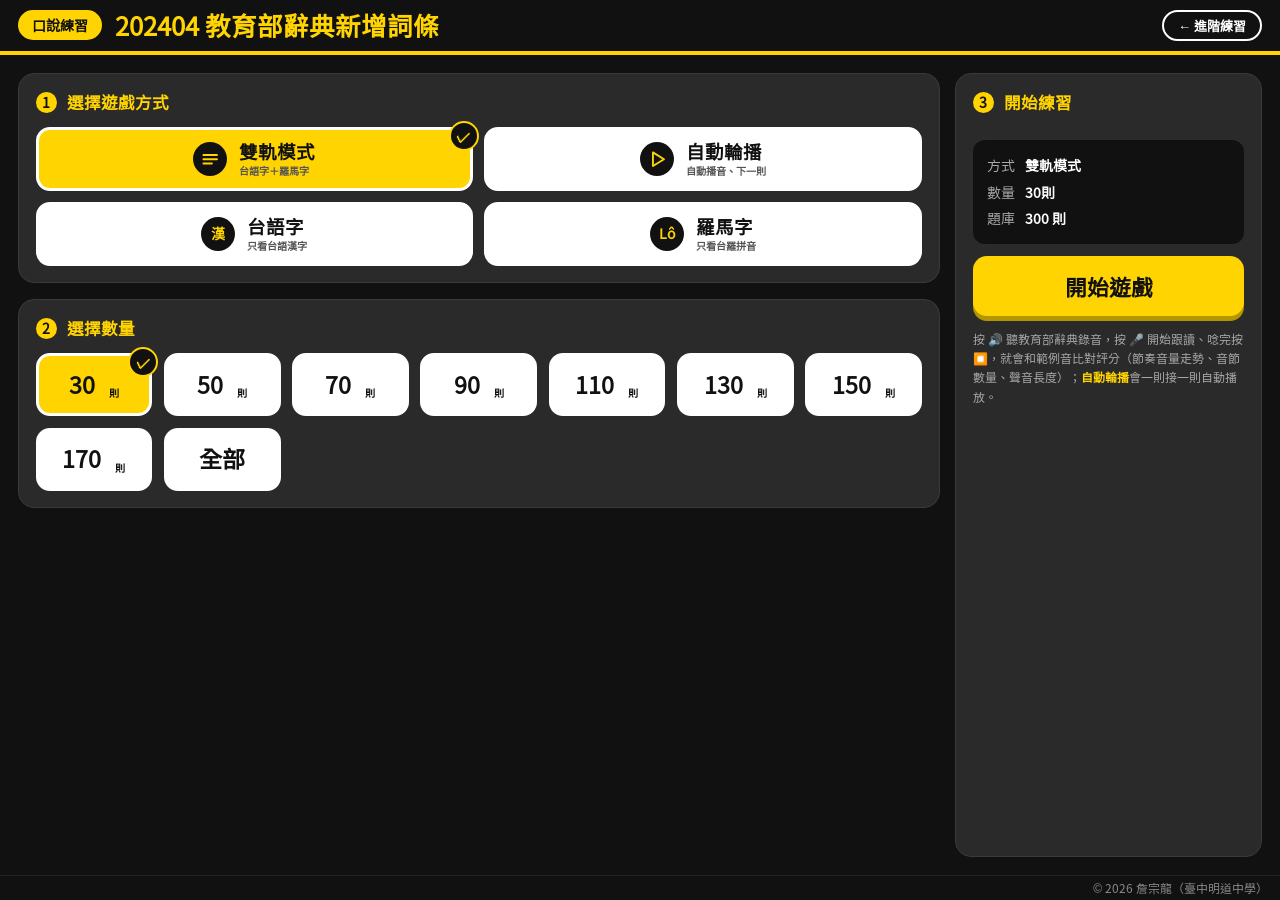
<file: speak/new-202404.html>
<!DOCTYPE html>
<!--
  【著作權聲明】
  202404新增詞條｜進階口說練習 — 進階口說練習：202404 教育部辭典新增詞條（聽辭典錄音、跟讀、自動輪播）
  詞條、俗諺、華語釋義與錄音取自教育部《臺灣台語常用詞辭典》，其著作權屬教育部（CC BY-NC-ND 2.5 TW）；跟讀評分用的範例音為辭典原檔鏡像（ref/，未剪輯改作）。
  字型：豆腐烏 Tauhu Oo 20.05 子集（https://tauhu.tw/ ，SIL Open Font License 1.1，見 fonts/OFL.txt），全站文字一律使用。
  本網頁之程式碼、版面與教案設計 Copyright © 2026 詹宗龍（臺中明道中學）. All rights reserved.
  僅供非營利之教育教學使用；未經著作權人書面授權，不得重製、改作、散布或修改本網頁之全部或一部分。
-->
<html lang="zh-TW">
<head>
<meta charset="UTF-8">
<meta name="viewport" content="width=device-width, initial-scale=1.0, maximum-scale=1.0, user-scalable=no">
<meta name="author" content="詹宗龍（臺中明道中學）">
<meta name="copyright" content="© 2026 詹宗龍（臺中明道中學）。保留一切權利。">
<title>202404新增詞條｜進階口說練習</title>
<link rel="icon" href="data:image/svg+xml,%3Csvg xmlns=%22http://www.w3.org/2000/svg%22 viewBox=%220 0 64 64%22%3E%3Crect width=%2264%22 height=%2264%22 rx=%2212%22 fill=%22%23111%22/%3E%3Crect x=%224%22 y=%224%22 width=%2256%22 height=%2256%22 rx=%2210%22 fill=%22none%22 stroke=%22%23FFD400%22 stroke-width=%224%22/%3E%3Ctext x=%2232%22 y=%2246%22 font-size=%2234%22 font-weight=%22700%22 text-anchor=%22middle%22 fill=%22%23FFD400%22%3E%E9%80%B2%3C/text%3E%3C/svg%3E">
<link rel="preload" href="../fonts/tauhu-site.woff2" as="font" type="font/woff2" crossorigin>
<link rel="stylesheet" href="../fonts/tauhu-site.css">
<link href="https://tauhu.tw/tauhu-oo.css" rel="stylesheet">
<style>
:root{--black:#111111;--yellow:#FFD400;--white:#FFFFFF;--gray:#2A2A2A;--light:#F5F5F5;--muted:#A8A8A8;--ok:#58cc02;--no:#ff4b4b}
*{box-sizing:border-box;-webkit-tap-highlight-color:transparent}
html,body{margin:0;height:100%}
body{background:var(--black);color:var(--white);font-family:"TauhuSite",'tauhu-oo',"Noto Sans TC","Microsoft JhengHei","PingFang TC",sans-serif;
  display:flex;flex-direction:column;overflow:hidden;user-select:none;-webkit-user-select:none}
button,input,select,textarea{font-family:inherit}
/* 標題列 */
.topbar{flex:none;display:flex;align-items:center;gap:clamp(8px,1vw,16px);padding:clamp(8px,1.1vh,14px) clamp(10px,1.4vw,28px);
  background:var(--black);border-bottom:4px solid var(--yellow);min-width:0}
.topbar .cat{flex:none;background:var(--yellow);color:var(--black);font-weight:900;font-size:clamp(13px,1.1vw,20px);padding:5px 14px;border-radius:999px;white-space:nowrap}
.topbar h1{flex:1 1 auto;min-width:0;margin:0;color:var(--yellow);font-weight:900;font-size:clamp(17px,2vw,36px);line-height:1.2;
  white-space:nowrap;overflow:hidden;text-overflow:ellipsis}
.topbar .stat{flex:none;display:none;gap:12px;color:var(--white);font-weight:700;font-size:clamp(13px,1vw,18px);white-space:nowrap}
.topbar .stat b{color:var(--yellow)}
.topbar .home{flex:none;color:var(--white);text-decoration:none;font-weight:700;font-size:clamp(13px,1vw,18px);border:2px solid var(--white);
  border-radius:999px;padding:4px 14px;white-space:nowrap;transition:background .15s,color .15s}
.topbar .home:hover{background:var(--white);color:var(--black)}
.topbar .tbtn{flex:none;border:2px solid var(--yellow);background:transparent;color:var(--yellow);font-weight:700;font-size:clamp(13px,1vw,18px);
  border-radius:999px;padding:4px 14px;cursor:pointer;white-space:nowrap}
.topbar .tbtn:hover{background:var(--yellow);color:var(--black)}
/* 主區 */
#app,#app-container{flex:1 1 auto;min-height:0;position:relative;display:flex;flex-direction:column;width:100%}
/* 入口選單：①②步驟卡＋③操作面板 */
.g-wrap{flex:1 1 auto;min-height:0;display:grid;grid-template-columns:minmax(0,1fr) clamp(260px,24vw,440px);gap:clamp(10px,1.2vw,22px);
  padding:clamp(10px,1.4vw,24px);overflow:auto;width:100%}
.steps{display:flex;flex-direction:column;gap:clamp(10px,1.2vw,22px);min-width:0}
.step,.panel{background:var(--gray);border-radius:16px;padding:clamp(12px,1.3vw,24px);border:1px solid #3a3a3a}
.step h3,.panel h3{display:flex;align-items:center;gap:10px;margin:0 0 clamp(10px,1vw,18px);font-size:clamp(16px,1.3vw,26px);color:var(--yellow)}
.num{flex:none;width:1.5em;height:1.5em;border-radius:50%;background:var(--yellow);color:var(--black);display:grid;place-items:center;font-size:.85em;font-weight:900}
.opts{display:grid;gap:clamp(8px,.9vw,16px)}
.opts.m2{grid-template-columns:repeat(2,minmax(0,1fr))}
.opts.n{grid-template-columns:repeat(auto-fill,minmax(clamp(92px,8.5vw,160px),1fr))}
.opt{position:relative;display:flex;align-items:center;justify-content:center;gap:12px;min-height:clamp(56px,7vh,96px);padding:10px 14px;
  background:var(--white);color:var(--black);border:3px solid var(--white);border-radius:14px;cursor:pointer;font-weight:900;
  font-size:clamp(17px,1.45vw,30px);line-height:1.2;text-align:left;transition:transform .12s,box-shadow .12s;white-space:nowrap}
.opt *{pointer-events:none}
.opt:hover{transform:translateY(-2px);box-shadow:0 6px 14px rgba(0,0,0,.45)}
.opt .ic{flex:none;width:clamp(34px,2.6vw,52px);height:clamp(34px,2.6vw,52px);border-radius:50%;background:var(--black);color:var(--yellow);
  display:grid;place-items:center;font-size:clamp(14px,1.1vw,22px);font-weight:900}
.opt .ic svg{width:60%;height:60%;fill:none;stroke:currentColor;stroke-width:2.2;stroke-linecap:round;stroke-linejoin:round}
.opt .tx small{display:block;font-size:.55em;font-weight:700;color:#555;margin-top:3px;white-space:normal}
.opt .big{font-size:1.25em}.opt .u{font-size:.55em;font-weight:700;margin-left:2px;align-self:flex-end;margin-bottom:.35em}
.opt.sel,.opt.selected{background:var(--yellow);border-color:var(--white)}
.opt.sel::after,.opt.selected::after{content:"✓";position:absolute;top:-9px;right:-9px;width:26px;height:26px;border-radius:50%;background:var(--black);
  color:var(--yellow);display:grid;place-items:center;font-size:15px;font-weight:900;border:2px solid var(--yellow)}
.panel{display:flex;flex-direction:column;gap:clamp(10px,1vw,18px);min-width:0}
.sum{background:var(--black);border-radius:12px;padding:12px 14px;font-size:clamp(14px,1vw,19px);line-height:1.9}
.sum span{color:var(--muted);margin-right:10px}.sum b{color:var(--white)}.sum b.none{color:#777;font-weight:400}
.startbtn{width:100%;border:none;border-radius:14px;background:var(--yellow);color:var(--black);font-weight:900;font-size:clamp(20px,1.7vw,34px);
  padding:clamp(14px,1.6vh,24px) 10px;cursor:pointer;box-shadow:0 5px 0 #b39500;transition:transform .1s}
.startbtn:active{transform:translateY(4px);box-shadow:none}
.startbtn:disabled{background:transparent;color:#777;border:2px dashed #555;box-shadow:none;cursor:default}
.tip{color:var(--muted);font-size:clamp(12px,.9vw,16px);line-height:1.6;margin:0}
.tip b{color:var(--yellow)}
.corner{flex:none;text-align:right;color:#8a8a8a;font-size:12px;padding:3px 12px 4px;background:var(--black);border-top:1px solid #222}
@media (max-width:860px),(orientation:portrait){
  body{overflow:auto}
  .g-wrap{grid-template-columns:1fr;overflow:visible}
  .opts.m2{grid-template-columns:1fr}
}
@media (max-width:640px){
  .topbar{flex-wrap:wrap;row-gap:6px;padding:8px 10px}
  .topbar .cat{order:1}
  .topbar .tbtn{order:2;margin-left:auto}
  .topbar .home{order:3;margin-left:auto}
  .topbar .tbtn~.home{margin-left:0}
  .topbar h1{order:4;flex:1 1 100%;white-space:normal;font-size:clamp(17px,5vw,22px)}
  .topbar .stat{order:5;flex:1 1 100%;justify-content:flex-end;margin-top:-4px}
}
@media (orientation:portrait) and (min-width:600px){.opts.m2{grid-template-columns:repeat(2,minmax(0,1fr))}}
@media (max-height:520px) and (orientation:landscape){.opt{min-height:44px;font-size:17px}.tip{display:none}.g-wrap{padding:8px;grid-template-columns:minmax(0,1fr) 230px}
  .opts.m2{grid-template-columns:repeat(2,minmax(0,1fr))}.step h3,.panel h3{margin-bottom:8px}}

.page{display:none;flex-direction:column;flex:1 1 auto;min-height:0;width:100%}
.page.active{display:flex}
#pg-game{padding:clamp(10px,1.4vw,24px);gap:10px}
.info-bar{display:flex;justify-content:space-between;color:var(--muted);font-size:clamp(13px,1vw,18px);flex:none}
.info-bar span:last-child{color:var(--black);background:var(--yellow);border-radius:999px;padding:2px 12px;font-weight:700}
.card{flex:1 1 auto;min-height:0;display:flex;flex-direction:column;gap:12px;align-items:center;text-align:center;overflow:hidden}
.q-text{flex:none;width:100%;font-weight:900;color:var(--white);font-size:clamp(24px,3.2vw,60px);line-height:1.35}
.sub-tailo{display:block;margin-top:6px;font-size:.6em;color:#d8d8d8;font-weight:700}
.kw{color:var(--yellow);text-decoration:none}
.q-def{flex:1 1 auto;width:100%;overflow-y:auto;display:flex;flex-direction:column;justify-content:center;background:var(--gray);
  border-left:6px solid var(--yellow);border-radius:14px;padding:clamp(12px,1.4vw,24px);color:var(--light);font-size:clamp(17px,1.6vw,30px);line-height:1.55;min-height:90px}
@media (max-height:520px){.card{overflow:visible;flex:none}.q-def{flex:none}#pg-game{min-height:max-content}}
.ctrl-area{flex:none;display:flex;flex-direction:column;align-items:center}
.feed-box{min-height:34px;text-align:center}
.feed-msg{font-weight:900;font-size:clamp(16px,1.3vw,24px)}
.c-ok{color:var(--ok)}.c-no{color:var(--no)}
.ctrl-btns{display:flex;gap:16px;margin:4px 0 6px}
.icon-btn{width:clamp(56px,4.6vw,80px);height:clamp(56px,4.6vw,80px);border-radius:50%;border:3px solid var(--white);background:var(--white);color:var(--black);
  font-size:clamp(24px,2vw,34px);display:flex;justify-content:center;align-items:center;cursor:pointer;box-shadow:0 4px 0 #888;transition:transform .1s}
.icon-btn:active{transform:translateY(3px);box-shadow:none}
.icon-btn.sec{background:var(--yellow);border-color:var(--yellow);box-shadow:0 4px 0 #b39500}
#btn-auto{font-weight:900;color:var(--black)}
.icon-btn.rec{background:var(--no);border-color:var(--no);color:#fff;animation:p 1.5s infinite}
@keyframes p{0%{box-shadow:0 0 0 0 rgba(255,75,75,.7)}70%{box-shadow:0 0 0 14px rgba(0,0,0,0)}100%{box-shadow:0 0 0 0 rgba(0,0,0,0)}}
.nav-bar{flex:none;display:flex;justify-content:space-between;gap:10px;border-top:2px solid #2a2a2a;padding-top:10px}
.nav-btn{border:2px solid #555;background:var(--gray);color:var(--white);border-radius:12px;padding:10px 18px;font-weight:900;cursor:pointer;
  font-size:clamp(15px,1.1vw,20px)}
.nav-btn:hover{border-color:var(--yellow)}
.nav-btn.next{background:var(--yellow);border-color:var(--yellow);color:var(--black)}
.feed-msg a.ev-open{color:var(--yellow);font-size:.85em;white-space:nowrap}
@media (max-width:640px){
  #pg-game{gap:8px;padding:10px 12px}
  .card{overflow-y:auto;gap:10px;justify-content:flex-start}
  .q-text{font-size:clamp(20px,6vw,30px);line-height:1.45}
  .sub-tailo{font-size:.62em;line-height:1.5;margin-top:8px}
  .q-def{flex:1 0 auto;font-size:clamp(16px,4.6vw,20px);min-height:80px}
  .card.has-ev .q-def{flex:none;min-height:0}
  .ev-box{flex:none;overflow:visible}
  .ev-head{gap:8px}.ev-fb{flex:1 1 100%}
  .ev-items{grid-template-columns:1fr max-content;grid-auto-flow:row dense;row-gap:4px}
  .ev-item .n{grid-column:1}.ev-item .s{grid-column:2}.ev-item .d{grid-column:1 / -1;font-size:.9em;margin-top:-4px}
  .ctrl-btns{gap:22px;margin:6px 0 8px}
  .feed-box{min-height:28px;padding:0 4px}
  .feed-msg{font-size:16px;line-height:1.5}
}

.card.has-ev .q-def{flex:0 1 auto;min-height:56px}
.ev-box{flex:0 1 auto;min-height:0;overflow-y:auto;width:100%;display:none;text-align:left;background:var(--white);color:var(--black);border-radius:14px;padding:clamp(10px,1vw,16px) clamp(12px,1.2vw,20px);
  font-size:clamp(14px,1vw,18px);line-height:1.6}
.ev-box.show{display:block}
.ev-head{display:flex;flex-wrap:wrap;align-items:center;gap:10px}
.ev-score{font-size:1.5em;font-weight:900;padding:2px 14px;border-radius:999px;color:#fff;white-space:nowrap}
.ev-score.score-excellent{background:#2f9e44}.ev-score.score-good{background:var(--yellow);color:var(--black)}.ev-score.score-retry{background:#888}
.ev-fb{font-weight:700;flex:1 1 12em}
.ev-play{border:2px solid var(--black);background:var(--black);color:var(--yellow);border-radius:999px;padding:3px 12px;font-weight:700;cursor:pointer;font-size:.95em}
.ev-play:hover{background:var(--yellow);color:var(--black)}
.ev-items{display:grid;grid-template-columns:max-content minmax(0,1fr) max-content;gap:2px 10px;margin-top:8px;padding-top:6px;border-top:1px dashed #ccc;align-items:baseline}
.ev-item{display:contents}.ev-item .n{font-weight:900;white-space:nowrap}.ev-item .d{color:#555}.ev-item .s{font-weight:900;text-align:right;white-space:nowrap}
.lv-ok{color:#2f9e44}.lv-mid{color:#b38f00}.lv-low{color:#c92a2a}
.ev-chart{display:flex;align-items:center;gap:10px;margin-top:6px}
.ev-chart svg{flex:1 1 auto;height:46px;background:#f5f5f5;border:1px solid #ddd;border-radius:8px}
.ev-chart polyline{stroke-width:2;vector-effect:non-scaling-stroke;fill:none}
.ev-chart .ref{stroke:#111;opacity:.55}.ev-chart .rec{stroke:#e6b800}
.ev-leg{font-size:.85em;white-space:nowrap;line-height:1.4}.ev-leg .r1{color:#555}.ev-leg .r2{color:#b38f00;display:block}
.ev-note{margin-top:4px;color:#777;font-size:.8em;line-height:1.5}
@media (max-width:640px){.ev-items{grid-template-columns:max-content minmax(0,1fr) max-content;column-gap:6px}.ev-note{display:none}}
</style>
</head>
<body oncontextmenu="return false;">
<header class="topbar">
  <span class="cat">口說練習</span>
  <h1>202404 教育部辭典新增詞條</h1>
  <a class="home" href="https://sites.google.com/ms.mingdao.edu.tw/tsiam/%E9%80%B2%E9%9A%8E%E7%B7%B4%E7%BF%92" target="_top" onclick="return goHome(this)">← 進階練習</a>
  <script>/* Sites 嵌入框沒有 allow-top-navigation，嵌入時改開新分頁 — © 2026 詹宗龍（臺中明道中學） */
  function goHome(a) { var emb = true; try { emb = window.self !== window.top; } catch (e) {}
    if (emb) { window.open(a.href, '_blank', 'noopener'); return false; } return true; }</script>
</header>
<div id="app">
  <div id="pg-menu" class="page active">
    <div class="g-wrap">
      <div class="steps">
        <section class="step"><h3><span class="num">1</span>選擇遊戲方式</h3>
          <div class="opts m2">
                <div class="opt opt-btn sel" onclick="menu.set('mode', 'dual', this); mdSetMode('雙軌模式')"><span class="ic"><svg viewBox="0 0 24 24"><path d="M4 7h16M4 12h16M4 17h10"/></svg></span><span class="tx">雙軌模式<small>台語字＋羅馬字</small></span></div>
        <div class="opt opt-btn" onclick="menu.set('mode', 'auto', this); mdSetMode('自動輪播')"><span class="ic"><svg viewBox="0 0 24 24"><path d="M7 4l13 8-13 8z"/></svg></span><span class="tx">自動輪播<small>自動播音、下一則</small></span></div>
        <div class="opt opt-btn" onclick="menu.set('mode', 'han', this); mdSetMode('台語字')"><span class="ic">漢</span><span class="tx">台語字<small>只看台語漢字</small></span></div>
        <div class="opt opt-btn" onclick="menu.set('mode', 'tailo', this); mdSetMode('羅馬字')"><span class="ic">Lô</span><span class="tx">羅馬字<small>只看台羅拼音</small></span></div>
          </div></section>
        <section class="step"><h3><span class="num">2</span>選擇數量</h3>
          <div class="opts n">
                <div class="opt opt-btn sel" onclick="menu.set('count', 30, this); mdCount('30則')"><span class="big">30</span><span class="u">則</span></div>
        <div class="opt opt-btn" onclick="menu.set('count', 50, this); mdCount('50則')"><span class="big">50</span><span class="u">則</span></div>
        <div class="opt opt-btn" onclick="menu.set('count', 70, this); mdCount('70則')"><span class="big">70</span><span class="u">則</span></div>
        <div class="opt opt-btn" onclick="menu.set('count', 90, this); mdCount('90則')"><span class="big">90</span><span class="u">則</span></div>
        <div class="opt opt-btn" onclick="menu.set('count', 110, this); mdCount('110則')"><span class="big">110</span><span class="u">則</span></div>
        <div class="opt opt-btn" onclick="menu.set('count', 130, this); mdCount('130則')"><span class="big">130</span><span class="u">則</span></div>
        <div class="opt opt-btn" onclick="menu.set('count', 150, this); mdCount('150則')"><span class="big">150</span><span class="u">則</span></div>
        <div class="opt opt-btn" onclick="menu.set('count', 170, this); mdCount('170則')"><span class="big">170</span><span class="u">則</span></div>
        <div class="opt opt-btn" onclick="menu.set('count', 'all', this); mdCount('全部（300則）')"><span class="big">全部</span></div>
          </div></section>
      </div>
      <aside class="panel"><h3><span class="num">3</span>開始練習</h3>
        <div class="sum"><div><span>方式</span><b id="sum-mode">雙軌模式</b></div><div><span>數量</span><b id="sum-count">30則</b></div><div><span>題庫</span><b>300 則</b></div></div>
        <button class="startbtn" id="md-start" onclick="game.start()">開始遊戲</button>
        <p class="tip">按 <b>🔊</b> 聽教育部辭典錄音，按 <b>🎤</b> 開始跟讀、唸完按 <b>⏹️</b>，就會和範例音比對評分（節奏音量走勢、音節數量、聲音長度）；<b>自動輪播</b>會一則接一則自動播放。</p>
      </aside>
    </div>
  </div>
  <div id="pg-game" class="page">
    <div class="info-bar"><span id="lb-idx"></span><span id="lb-mode"></span></div>
    <div class="card">
      <div id="tx-main" class="q-text"></div>
      <div id="tx-def" class="q-def"></div>
      <div id="ev-box" class="ev-box"></div>
    </div>
    <div class="ctrl-area">
      <div class="feed-box"><div id="fd-msg" class="feed-msg"></div></div>
      <div class="ctrl-btns">
        <div class="icon-btn sec" onclick="game.play()" title="播放">🔊</div>
        <div id="btn-mic" class="icon-btn" onclick="game.rec()" title="錄音">🎤</div>
        <div id="btn-auto" class="icon-btn sec" onclick="game.toggle()" title="暫停/播放" style="display:none; width:auto; padding:0 22px; font-size:1.1rem; border-radius:14px;">暫停</div>
      </div>
    </div>
    <div class="nav-bar">
      <button class="nav-btn" onclick="game.home()">回選單</button>
      <div style="display:flex; gap:10px;">
        <button id="btn-prev" class="nav-btn" onclick="game.nav(-1)" style="visibility:hidden">上一題</button>
        <button class="nav-btn next" onclick="game.nav(1)">下一題</button>
      </div>
    </div>
  </div>
</div>
<div class="corner">© 2026 詹宗龍（臺中明道中學）</div>
<div id="emb-guard" style="display:none;position:fixed;inset:0;z-index:9999;background:#111;color:#fff;flex-direction:column;align-items:center;justify-content:center;gap:18px;padding:20px;text-align:center">
  <div style="font-size:clamp(22px,3vw,40px);font-weight:900;color:#FFD400">請在新分頁練習</div>
  <div style="font-size:clamp(15px,1.4vw,22px);color:#F5F5F5;line-height:1.6">嵌在網站裡的頁面不能使用麥克風，<br>請點下面按鈕，在新分頁開啟這個練習。</div>
  <a id="emb-go" target="_blank" rel="noopener" style="background:#FFD400;color:#111;font-weight:900;font-size:clamp(20px,2vw,32px);padding:16px 40px;border-radius:14px;text-decoration:none;box-shadow:0 5px 0 #b39500">在新分頁開始練習 ↗</a>
</div>
<script>/* 嵌入偵測 — © 2026 詹宗龍（臺中明道中學） */
(function () { var emb = true; try { emb = window.self !== window.top; } catch (e) {}
  if (!emb || location.hash.indexOf('#st=') === 0) return;
  var g = document.getElementById('emb-guard'), a = document.getElementById('emb-go');
  a.href = location.href.split('#')[0]; g.style.display = 'flex'; })();
</script>
<audio id="player"></audio>
<script>
    const db = [
        {id:"1",han:"<b class='kw'>爸仔</b>，你敢有欲出國去日本𨑨迌？",tailo:"Pâ--á, lí kám ū beh tshut-kok khì Ji̍t-pún tshit-thô?",def:"爸爸，你有沒有要出國去日本玩呢？",audio:"https://sutian.moe.edu.tw/media/senn/mp3/imtong/yj/PZ/28108-1-1.mp3"},
        {id:"2",han:"阮做<b class='kw'>小盤</b>的不比大盤的生理做遐大，愛薄利多銷才較有利純通趁",tailo:"Guán tsò <b class='kw'>sió-puânn</b>--ê put-pí tuā-puânn--ê sing-lí tsò hiah tuā, ài po̍h-lī to siau tsiah khah ū lī-sûn thang thàn.",def:"我們做零售商的不比大盤商生意做得那麼大，得薄利多銷才比較有利潤可賺",audio:"https://sutian.moe.edu.tw/media/senn/mp3/imtong/NT/ZU/28109-1.mp3"},
        {id:"3",han:"你<b class='kw'>死好</b>啦！叫你莫耍股票，你就干干仔欲，今輸甲褪褲矣乎",tailo:"Lí <b class='kw'>sí-hó</b>--lah! Kiò lí mài sńg kóo-phiò, lí tō kan-kan-á beh, tann su kah thǹg-khòo--ah--honnh.",def:"你活該啦！叫你不要玩股票，你就偏偏要，現在輸到連內褲都沒了",audio:"https://sutian.moe.edu.tw/media/senn/mp3/imtong/4S/nJ/28110-1.mp3"},
        {id:"4",han:"若欲和朋友佇生份所在佮無熟似的人拍麻雀，著愛斟酌是毋是會予人<b class='kw'>剪筊</b>去",tailo:"Nā beh hām pîng-iú tī senn-hūn sóo-tsāi kah bô si̍k-sāi ê lâng phah-muâ-tshiok, tio̍h-ài tsim-tsiok sī m̄ sī ē hōo lâng <b class='kw'>tsián-kiáu</b>--khì.",def:"如果要和朋友在陌生的地方與不認識的人打麻將，要留意是否有人在設局詐賭",audio:"https://sutian.moe.edu.tw/media/senn/mp3/imtong/A6/Xl/28114-1.mp3"},
        {id:"5",han:"伊少年袂曉想，<b class='kw'>整筊</b>行歹路，佳哉這陣收跤洗手，做正當的頭路矣",tailo:"I siàu-liân bē-hiáu siūnn, <b class='kw'>tsíng-kiáu</b> kiânn pháinn-lōo, ka-tsài tsit-tsūn siu-kha-sé-tshiú, tsò tsìng-tong ê thâu-lōo--ah.",def:"他年輕時不懂事，開設賭場走偏了路，還好現在走回正途，從事正當工作了",audio:"https://sutian.moe.edu.tw/media/senn/mp3/imtong/pj/TJ/28116-1.mp3"},
        {id:"6",han:"阮三叔公誠<b class='kw'>有親</b>，定定辦桌請阮，予阮遮的序細仔足感心的。",tailo:"Guán sann-tsik-kong tsiânn <b class='kw'>ū-tshin</b>, tiānn-tiānn pān-toh tshiánn--guán, hōo guán tsia-ê sī-sè-á tsiok kám-sim--ê.",def:"我三叔公很看重親屬情誼，常常設宴請我們，讓我們這些晚輩非常感恩。",audio:"https://sutian.moe.edu.tw/media/senn/mp3/imtong/qr/xj/28119-1.mp3"},
        {id:"7",han:"若招親情五十來厝裡拍麻雀做議量，仙都毋通<b class='kw'>跋歹筊</b>，才袂共親堂、朋友總得失了了。",tailo:"Nā tsio tshin-tsiânn-gōo-tsa̍p lâi tshù--lí phah-muâ-tshiok tsò-gī-niū, sian to m̄-thang pua̍h-pháinn-kiáu, tsiah bē kā tshin-tông, pîng-iú tsóng tik-sit-liáu-liáu.",def:"若邀親朋好友來家裡打麻將做消遣，千萬不可設局詐賭，才不會把親戚、朋友都得罪光。",audio:"https://sutian.moe.edu.tw/media/senn/mp3/imtong/cc/aB/28111-1.mp3"},
        {id:"8",han:"老歲仔人若身體勇健、心情樂暢，手頭閣有寡，就較有才調踏入到<b class='kw'>食清</b>、睏宮、人精英的坎站。",tailo:"Lāu-huè-á-lâng nā sin-thé ióng-kiānn, sim-tsîng lo̍k-thiòng, tshiú-thâu koh ū--kuá, tō khah ū tsâi-tiāu ta̍h-ji̍p kàu <b class='kw'>tsia̍h-tshing</b>, khùn-king, lâng tsing-ing ê khám-tsām.",def:"老人家如果能維持身體健康、心情舒暢，手頭上又富裕些，才有辦法進入到吃飯不欠人情，不必感謝他人，無憂無慮的境界。",audio:"https://sutian.moe.edu.tw/media/senn/mp3/imtong/h0/ko/28120-1.mp3"},
        {id:"9",han:"看著𪜶阿爸坐佇客廳的膨椅盹龜，伊<b class='kw'>跕跤</b>勻勻仔行過去，驚共𪜶阿爸吵精神。",tailo:"Khuànn-tio̍h in a-pah tsē tī kheh-thiann ê phòng-í tuh-ku, i <b class='kw'>liam-kha</b> ûn-ûn-á kiânn--kuè-khì, kiann kā in a-pah tshá tsing-sîn.",def:"看到他爸爸坐在客廳的沙發椅上打瞌睡，他踮起腳尖輕輕走過去，怕把他爸爸吵醒了。",audio:"https://sutian.moe.edu.tw/media/senn/mp3/imtong/Nj/dk/28121-1.mp3"},
        {id:"10",han:"阮牽的少年真<b class='kw'>好枝骨</b>，可惜中年以後無咧保養，身材煞走精去。",tailo:"Guán  khan--ê siàu-liân tsin <b class='kw'>hó-ki-kut</b>, khó-sioh tiong-liân í-āu bô teh pó-ióng, sin-tsâi suah tsáu-tsing--khì.",def:"我老婆年輕時身材很好，可惜中年之後沒有保養，身材卻走樣了。",audio:"https://sutian.moe.edu.tw/media/senn/mp3/imtong/A0/Fg/28122-1.mp3"},
        {id:"11",han:"做服務業，對人客著較好笑神咧，毋通定定激一个<b class='kw'>烏昏</b>面。",tailo:"Tsò ho̍k-bū-gia̍p, tuì lâng-kheh tio̍h khah hó-tshiò-sîn--leh, m̄-thang tiānn-tiānn  kik tsi̍t ê <b class='kw'>oo-hng</b> bīn.",def:"從事服務業，對客人得經常面帶笑容，不要常常擺出嚴肅的神色。",audio:"https://sutian.moe.edu.tw/media/senn/mp3/imtong/9e/C8/28125-1.mp3"},
        {id:"12",han:"食抗生素治療細菌感染，的確著按時<b class='kw'>服藥</b>，好原全才會使停藥。",tailo:"Tsia̍h khòng-sing-sòo tī-liâu sè-khún kám-jiám, tik-khak tio̍h àn-sî <b class='kw'>ho̍k-io̍h</b>, hó guân-tsuân tsiah ē-sái thîng io̍h.",def:"服用抗生素來治療細菌感染，務必得按時吃藥，痊癒後才可以停藥。",audio:"https://sutian.moe.edu.tw/media/senn/mp3/imtong/pl/zf/28126-1.mp3"},
        {id:"13",han:"咱的意見差傷濟，規氣兩爿攏退一步，<b class='kw'>掠中和</b>敢好？",tailo:"Lán ê ì-kiàn tsha siunn tsē, kui-khì nn̄g-pîng lóng thè tsi̍t pōo, <b class='kw'>lia̍h-tiong-hô</b> kám hó?",def:"我們的意見相差太多，乾脆雙方都退讓一步，採折衷做法好嗎？",audio:"https://sutian.moe.edu.tw/media/senn/mp3/imtong/jy/dr/28129-1.mp3"},
        {id:"14",han:"這隻牛規工佇田裡作穡，跤骨<b class='kw'>纘袂牢</b>，蝹佇塗跤𬦰袂起來。",tailo:"Tsit tsiah gû kui-kang tī tshân--lí tsoh-sit, kha-kut tsàn bē tiâu, un tī thôo-kha peh bē khí--lâi.",def:"這頭牛整天在田裡耕作，腿支撐不住，癱在地上爬不起來。",audio:"https://sutian.moe.edu.tw/media/senn/mp3/imtong/9R/eE/28133-1.mp3"},
        {id:"15",han:"我提一千箍去𥴊仔店買五十箍的物件，頭家娘找我四百五。我講伊找毋著，伊一直諍講我予伊五百箍。等錄影看了，伊隨<b class='kw'>雞喙變鴨喙</b>。",tailo:"Guá the̍h tsi̍t-tshing khoo khì kám-á-tiàm bé gōo-tsa̍p khoo ê mi̍h-kiānn, thâu-ke-niû tsāu guá sì-pah-gōo. Guá kóng i tsāu m̄-tio̍h, i it-ti̍t tsènn kóng guá hōo i gōo-pah khoo. Tán lo̍k-iánn khuànn-liáu, i suî <b class='kw'>ke-tshuì piàn ah-tshuì</b>.",def:"我拿一千塊到雜貨店買五十塊的東西，老闆娘找我四百五。我說他找錯了，她一直爭辯說我給她五百塊。等看過錄影，她立刻啞口無言。",audio:"https://sutian.moe.edu.tw/media/senn/mp3/imtong/7F/a6/28137-1.mp3"},
        {id:"16",han:"透早騎跤踏車去學校的時，拄好咧𬦰崎閣著<b class='kw'>㧣風</b>，騎甲怦怦喘。",tailo:"Thàu-tsá khiâ kha-ta̍h-tshia khì ha̍k-hāu ê sî, tú-hó teh peh-kiā koh tio̍h <b class='kw'>tu-hong</b>, khiâ kah phēnn-phēnn-tshuán.",def:"早上騎腳踏車去學校的時候，正巧在爬坡又得頂著風，騎得氣喘吁吁。",audio:"https://sutian.moe.edu.tw/media/senn/mp3/imtong/rY/ZK/17705-1-1.mp3"},
        {id:"17",han:"你若定定<b class='kw'>抱心</b>，心臟跳了無正常，著愛緊去予醫生看！",tailo:"Lí nā tiānn-tiānn <b class='kw'>phō-sim</b>, sim-tsōng thiàu liáu bô tsìng-siông, tio̍h-ài kín khì hōo i-sing khuànn!",def:"你若常心悸，心跳不正常，得趕緊去看醫生！",audio:"https://sutian.moe.edu.tw/media/senn/mp3/imtong/LU/xw/28146-1.mp3"},
        {id:"18",han:"伊欲出國是看心情，見若<b class='kw'>心適興</b>，飛行機票買落就出去。",tailo:"I beh tshut-kok sī khuànn sim-tsîng, kiàn-nā <b class='kw'>sim-sik-hìng</b>, hue-lîng-ki-phiò bé--lo̍h tō tshut--khì.",def:"他想出國是取決於心情，只要興起，機票買了就飛出去了。",audio:"https://sutian.moe.edu.tw/media/senn/mp3/imtong/hz/qh/28147-1.mp3"},
        {id:"19",han:"我見擺都共這間冊店交關，這擺一下手就買欲五千，結局嘛是無<b class='kw'>割引</b>。",tailo:"Guá kiàn-pái to kā tsit king tsheh-tiàm kau-kuan, tsit pái tsi̍t-ē-tshiú tō bé beh gōo-tshing, kiat-kio̍k mā sī bô <b class='kw'>kuah-ín</b>.",def:"我每次都去這間店光顧，這次一口氣就買了近五千元，結果還是沒有折扣。",audio:"https://sutian.moe.edu.tw/media/senn/mp3/imtong/lA/To/28150-1.mp3"},
        {id:"20",han:"阮阿公定講日本時代的錢加真<b class='kw'>大圓</b>。",tailo:"Guán a-kong tiānn kóng Ji̍t-pún sî-tāi ê tsînn ke tsin <b class='kw'>tuā-înn</b>.",def:"我爺爺常說日治時期的錢幣值高很多。",audio:"https://sutian.moe.edu.tw/media/senn/mp3/imtong/ck/sX/28152-1.mp3"},
        {id:"21",han:"趁今仔日<b class='kw'>大晡日</b>，棉襀被緊挔出來曝曝咧。",tailo:"Thàn kin-á-ji̍t <b class='kw'>tuā-poo-ji̍t</b>, mî-tsioh-phuē kín hiannh tshut-lâi pha̍k-pha̍k--leh.",def:"趁今天是大晴天，棉被趕緊拿出來曬一曬。",audio:"https://sutian.moe.edu.tw/media/senn/mp3/imtong/8e/qk/28155-1.mp3"},
        {id:"22",han:"<b class='kw'>笑色</b>的衫略仔沐著垃圾就看現現。",tailo:"Tshiò-sik ê sann lio̍h-á bak-tio̍h lah-sap tō khuànn-hiān-hiān.",def:"淺色的衣服稍微沾了髒污就看得清清楚楚。",audio:"https://sutian.moe.edu.tw/media/senn/mp3/imtong/ui/Ag/28156-1.mp3"},
        {id:"23",han:"這陣囡仔會遮挐，攏嘛是伊咧<b class='kw'>歹鬼𤆬頭</b>。",tailo:"Tsit tīn gín-á ē tsiah jû, lóng mā sī i teh <b class='kw'>pháinn-kuí-tshuā-thâu</b>.",def:"這些孩子會這麼無理取鬧，都是他帶頭起鬨的。",audio:"https://sutian.moe.edu.tw/media/senn/mp3/imtong/66/iq/17942-1.mp3"},
        {id:"24",han:"伊中風了後就<b class='kw'>半身不隨</b>矣。",tailo:"I tiòng-hong liáu-āu tō <b class='kw'>puàn-sin-put-suî</b>--ah.",def:"他中風了以後就半身不遂了。",audio:"https://sutian.moe.edu.tw/media/senn/mp3/imtong/5Z/L9/28158-1.mp3"},
        {id:"25",han:"若想欲共人買較貴的物件，愛先<b class='kw'>交定</b>才有準算。",tailo:"Nā siūnn-beh kā lâng bé khah kuì ê mi̍h-kiānn, ài sing <b class='kw'>kau-tiānn</b> tsiah ū tsún-sǹg.",def:"如果想跟別人買比較貴的東西，要先付訂金才算數。",audio:"https://sutian.moe.edu.tw/media/senn/mp3/imtong/gJ/Cs/18141-1.mp3"},
        {id:"26",han:"有人講<b class='kw'>半仿仔</b>頭腦會較好，身體嘛會較健康。",tailo:"Ū lâng kóng <b class='kw'>puànn-hóng-á</b> thâu-náu ē khah hó, sin-thé mā ē khah kiān-khong.",def:"有人說混血兒頭腦會比較好，身體也會比較健康。",audio:"https://sutian.moe.edu.tw/media/senn/mp3/imtong/nI/00/28163-1.mp3"},
        {id:"27",han:"專工出國去買一跤皮包仔轉來，煞去買著<b class='kw'>仿仔</b>，想著誠厭氣。",tailo:"Tsuan-kang tshut-kok khì bé tsi̍t kha phuê-pau-á tńg--lâi, suah khì bé-tio̍h <b class='kw'>hóng-á</b>, siūnn tio̍h tsiânn iàn-khì.",def:"專程出國去買一個皮包回來，卻買到仿冒品，想起來真是一肚子氣。",audio:"https://sutian.moe.edu.tw/media/senn/mp3/imtong/v2/XN/18138-1-1.mp3"},
        {id:"28",han:"囡仔冊攏會寫甲真<b class='kw'>淺現</b>，若用傷深的詞，驚囡仔人較僫理解。",tailo:"Gín-á-tsheh lóng ē siá kah tsin <b class='kw'>tshián-hiān</b>, nā īng siunn tshim ê sû, kiann gín-á-lâng khah oh lí-kái.",def:"童書都會寫得淺顯易懂，若使用太艱澀的詞彙，恐怕小孩子較難理解。",audio:"https://sutian.moe.edu.tw/media/senn/mp3/imtong/o0/bF/28166-1.mp3"},
        {id:"29",han:"<b class='kw'>軟蜞</b>生活佇陰暗溼氣重的所在。",tailo:"Nńg-khî sing-ua̍h tī im-àm sip-khì tāng ê sóo-tsāi.",def:"蛞蝓生活在陰暗潮溼的地方。",audio:"https://sutian.moe.edu.tw/media/senn/mp3/imtong/aH/Ke/28172-1.mp3"},
        {id:"30",han:"較早的人感覺查某人愛<b class='kw'>過家</b>毋是好代誌。",tailo:"Khah-tsá ê lâng kám-kak tsa-bóo-lâng ài kuè-ke m̄ sī hó tāi-tsì.",def:"以前的人覺得女人喜歡串門子不是好事。",audio:"https://sutian.moe.edu.tw/media/senn/mp3/imtong/yH/kY/28175-1.mp3"},
        {id:"31",han:"伊食到六十外矣，猶閣咧蹔酒家、揣粉味，實在是<b class='kw'>老風騷</b>。",tailo:"I tsia̍h kàu la̍k-tsa̍p-guā--ah, iáu-koh teh tsàm tsiú-ka, tshuē hún-bī, si̍t-tsāi sī <b class='kw'>lāu-hong-so</b>.",def:"他都六十幾歲了，還在上酒店、喝花酒，實在是個老風流。",audio:"https://sutian.moe.edu.tw/media/senn/mp3/imtong/Rc/1R/28177-1.mp3"},
        {id:"32",han:"阮新婦誠𠢕<b class='kw'>理家</b>。",tailo:"Guán sin-pū tsiânn gâu <b class='kw'>lí-ke</b>.",def:"我媳婦很會操持家務。",audio:"https://sutian.moe.edu.tw/media/senn/mp3/imtong/ZJ/gt/28178-1.mp3"},
        {id:"33",han:"伊雖然個性較<b class='kw'>白直</b>，毋過心肝真善良，袂去害人。",tailo:"I sui-jiân kò-sìng khah <b class='kw'>pe̍h-ti̍t</b>, m̄-koh sim-kuann tsin siān-liông, bē khì hāi--lâng.",def:"他雖然個性較死心眼，但心地善良，不會做傷害人的事。",audio:"https://sutian.moe.edu.tw/media/senn/mp3/imtong/FX/2G/28179-1.mp3"},
        {id:"34",han:"拍<b class='kw'>乒乓</b>需要有場地佮對手。",tailo:"Phah <b class='kw'>phi̋n-phóng</b> su-iàu ū tiûnn-tē kah tuì-tshiú.",def:"打桌球需要有場地跟對手。",audio:"https://sutian.moe.edu.tw/media/senn/mp3/imtong/MS/vs/28180-1.mp3"},
        {id:"35",han:"伊跟做木師傅都學猶未一冬咧，工夫<b class='kw'>皮皮仔</b>爾爾！",tailo:"I kin tsò-ba̍k sai-hū to o̍h iáu-buē tsi̍t tang--leh, kang-hu <b class='kw'>phuê-phuê-á</b> niā-niā!",def:"他跟木工師父學不到一年，技術略知一點皮毛而已！",audio:"https://sutian.moe.edu.tw/media/senn/mp3/imtong/nA/Bw/28182-1.mp3"},
        {id:"36",han:"較早作穡人會共稻草摠做<b class='kw'>稻草囷</b>用來燃火。",tailo:"Khah-tsá tsoh-sit-lâng ē kā tiū-tsháu tsáng-tsò <b class='kw'>tiū-tsháu-khûn</b> iōng-lâi hiânn-hué.",def:"從前農人會把稻草紮成稻草束用來生火。",audio:"https://sutian.moe.edu.tw/media/senn/mp3/imtong/Ib/yp/28183-1.mp3"},
        {id:"37",han:"伊做代誌實在傷過<b class='kw'>貓神</b>，一點點仔缺點都袂使有。",tailo:"I tsò tāi-tsì si̍t-tsāi siunn kuè <b class='kw'>niau-sîn</b>, tsi̍t-tiám-tiám-á khuat-tiám to bē-sái ū.",def:"他做事情實在太過挑剔了，一點點缺點也不能發生。",audio:"https://sutian.moe.edu.tw/media/senn/mp3/imtong/5Z/R6/28190-1.mp3"},
        {id:"38",han:"我若<b class='kw'>喙凊</b>，就緊含一粒鹹梅仔。",tailo:"Guá nā <b class='kw'>tshuì-tshìn</b>, tō kín kâm tsi̍t lia̍p kiâm-muê-á.",def:"我如果噁心想吐，就趕緊含一粒話梅。",audio:"https://sutian.moe.edu.tw/media/senn/mp3/imtong/3C/iv/28191-1.mp3"},
        {id:"39",han:"囡仔豚當咧<b class='kw'>轉成</b>，莫怪一頓食幾若碗飯。",tailo:"Gín-á-thûn tng-teh <b class='kw'>tńg-tsiânn</b>, bo̍k-kuài tsi̍t tǹg tsia̍h kuí-nā uánn pn̄g.",def:"青少年正在發育，難怪一餐吃好幾碗飯。",audio:"https://sutian.moe.edu.tw/media/senn/mp3/imtong/2I/u2/19634-1-1.mp3"},
        {id:"40",han:"伊毋但面肉媠閣<b class='kw'>笑粉</b>。",tailo:"I m̄-nā bīn-bah suí koh <b class='kw'>tshiò-hún</b>.",def:"他不僅長得美，皮膚也很粉嫩。",audio:"https://sutian.moe.edu.tw/media/senn/mp3/imtong/pp/p3/28193-1.mp3"},
        {id:"41",han:"咧欲割稻仔矣，咱來<b class='kw'>相換工</b>，我先共你鬥割。",tailo:"Teh-beh kuah-tiū-á--ah, lán lâi <b class='kw'>sio-uānn-kang</b>, guá sing kā lí tàu kuah.",def:"快要收割稻子了，我們來互助工作，我先幫你收割。",audio:"https://sutian.moe.edu.tw/media/senn/mp3/imtong/Sk/Vh/28194-1.mp3"},
        {id:"42",han:"關節炎若夯起來，<b class='kw'>骨目</b>就會痠軟疼。",tailo:"Kuan-tsat-iām nā giâ--khí-lâi, <b class='kw'>kut-ba̍k</b> tō ē sng-nńg-thiànn.",def:"關節炎如果發作，骨節就會又痠又痛。",audio:"https://sutian.moe.edu.tw/media/senn/mp3/imtong/oQ/Eu/27254-1.mp3"},
        {id:"43",han:"你跤手毋就較猛掠咧，傷<b class='kw'>慢手</b>就做無工課。",tailo:"Lí kha-tshiú m̄-tō khah mé-lia̍h--leh, siunn <b class='kw'>bān-tshiú</b> tō tsò bô khang-khuè.",def:"你動作要敏捷一點，動作太慢工作就沒有進度。",audio:"https://sutian.moe.edu.tw/media/senn/mp3/imtong/r0/7C/28195-1.mp3"},
        {id:"44",han:"雞母愛予雞公<b class='kw'>拍雄</b>過，生出來的卵孵雞仔囝才孵會出來。",tailo:"Ke-bó ài hōo ke-kang <b class='kw'>phah-hîng</b>--kuè, senn--tshut-lâi ê nn̄g pū ke-á-kiánn tsiah pū ē tshut--lâi.",def:"母雞要跟公雞交配受精過，生出來的蛋才孵得出小雞來。",audio:"https://sutian.moe.edu.tw/media/senn/mp3/imtong/bR/p4/28196-1.mp3"},
        {id:"45",han:"人咧相拍，你莫徛踮<b class='kw'>邊頭</b>較安全。",tailo:"Lâng teh sio-phah, lí mài khiā tiàm <b class='kw'>pinn--thâu</b> khah an-tsuân.",def:"人家在打架，你不要站旁邊較安全。",audio:"https://sutian.moe.edu.tw/media/senn/mp3/imtong/wN/eF/28197-1.mp3"},
        {id:"46",han:"伊宿題攏烏白寫，凊彩撇撇咧，若親像咧畫<b class='kw'>土符仔</b>。",tailo:"I siok-tê lóng oo-pe̍h siá, tshìn-tshái phiat-phiat--leh, ná-tshin-tshiūnn teh uē <b class='kw'>thóo-hû-á</b>.",def:"他功課都胡亂寫，隨便撇一撇，好像在畫符咒。",audio:"https://sutian.moe.edu.tw/media/senn/mp3/imtong/A1/qh/28201-1.mp3"},
        {id:"47",han:"這馬的人注重養生，所以真濟人食素，四界攏有賣<b class='kw'>素料</b>的店頭。",tailo:"Tsit-má ê lâng tsù-tiōng ióng-sing, sóo-í tsin tsē lâng tsia̍h-sòo, sì-kè lóng ū bē <b class='kw'>sòo-liāu</b> ê tiàm-thâu.",def:"現代人重視養生，所以很多人吃素，到處都有賣素料的商店。",audio:"https://sutian.moe.edu.tw/media/senn/mp3/imtong/GL/iq/28205-1.mp3"},
        {id:"48",han:"阿美仔𠢕妝娗，<b class='kw'>目彩</b>畫甲足有神的。",tailo:"A-bí--á gâu tsng-thānn, <b class='kw'>ba̍k-tshái</b> uē kah tsiok ū-sîn--ê.",def:"阿美很會妝扮，眼影畫得很有神采。",audio:"https://sutian.moe.edu.tw/media/senn/mp3/imtong/q5/Ng/28206-1.mp3"},
        {id:"49",han:"囡仔的冊包攏是冊，逐跤都足<b class='kw'>掂篤</b>。",tailo:"Gín-á ê tsheh-pau lóng sī tsheh, ta̍k kha to tsiok <b class='kw'>tìm-táu</b>.",def:"小孩子的書包都是書，每個都很重。",audio:"https://sutian.moe.edu.tw/media/senn/mp3/imtong/aE/96/28209-1.mp3"},
        {id:"50",han:"這間店無接受信用卡，欲買物件攏愛納<b class='kw'>現仔</b>。",tailo:"Tsit king tiàm bô tsiap-siū sìn-iōng-khah, beh bé mi̍h-kiānn lóng ài la̍p <b class='kw'>hiān-á</b>.",def:"這家店不接受信用卡，要買東西都得付現金。",audio:"https://sutian.moe.edu.tw/media/senn/mp3/imtong/pj/br/28210-1.mp3"},
        {id:"51",han:"伊讀冊的時不時<b class='kw'>偷走學</b>，予爸母、老師真頭疼。",tailo:"I tha̍k-tsheh ê sî put-sî <b class='kw'>thau-tsáu-o̍h</b>, hōo pē-bú, lāu-su tsin thâu-thiànn.",def:"他上學的時候經常逃學，讓父母、老師很頭痛。",audio:"https://sutian.moe.edu.tw/media/senn/mp3/imtong/Us/9M/20001-1.mp3"},
        {id:"52",han:"聽講廟埕這陣當咧<b class='kw'>做鬧熱</b>，你敢欲同齊來去看？",tailo:"Thiann-kóng biō-tiânn tsit-tsūn tng-teh <b class='kw'>tsò-lāu-jia̍t</b>, lí kám beh tâng-tsê lâi-khì khuànn?",def:"聽說廟前的大廣場現正有迎神賽會，你要一起去看嗎？",audio:"https://sutian.moe.edu.tw/media/senn/mp3/imtong/ki/do/28212-1.mp3"},
        {id:"53",han:"遮的是阮店裡賰的<b class='kw'>現貨</b>，看你佮意佗一雙，我會當俗俗仔賣予你喔！",tailo:"Tsia--ê sī guán tiàm--lí tshun ê <b class='kw'>hiān-huè</b>, khuànn lí kah-ì tó tsi̍t siang, guá ē-tàng sio̍k-sio̍k-á bē hōo--lí--ooh!",def:"這些是我們店裡所剩的現貨，看你喜歡哪一雙，我可以便宜賣給你喔！",audio:"https://sutian.moe.edu.tw/media/senn/mp3/imtong/dF/Xq/28214-1.mp3"},
        {id:"54",han:"阮<b class='kw'>細漢的</b>今年欲讀大學矣。",tailo:"Guán <b class='kw'>sè-hàn--ê</b> kin-nî beh tha̍k tāi-ha̍k--ah.",def:"我們家老么今年要上大學了。",audio:"https://sutian.moe.edu.tw/media/senn/mp3/imtong/rQ/W1/19024-1.mp3"},
        {id:"55",han:"古早人講：「蜈蚣、蛤仔、蛇，<b class='kw'>三不服</b>。」是咧講這三種動物毋但相忌爾爾，閣會相剋。",tailo:"Kóo-tsá-lâng kóng, “Giâ-kang, kap-á, tsuâ, <b class='kw'>sam-put-ho̍k</b>.” Sī teh kóng tsit sann tsióng tōng-bu̍t m̄-nā sio-khī niā-niā, koh ē sio-khik.",def:"古人說：「蜈蚣、青蛙、蛇，是死對頭。」是指這三種動物非但相忌，還會相剋。",audio:"https://sutian.moe.edu.tw/media/senn/mp3/imtong/Kl/tu/28217-1-1.mp3"},
        {id:"56",han:"伊用一百萬<b class='kw'>起底</b>去做生理，料袂到這馬煞變做一个億來億去的好額人。",tailo:"I īng tsi̍t-pah bān <b class='kw'>khí-té</b> khì tsò-sing-lí, liāu-bē-kàu tsit-má suah piàn-tsò tsi̍t ê ik-lâi-ik-khì ê hó-gia̍h-lâng.",def:"他拿本錢一百萬去做生意，想不到現在已經成為億萬富豪。",audio:"https://sutian.moe.edu.tw/media/senn/mp3/imtong/t1/pM/28218-1.mp3"},
        {id:"57",han:"捾佇手裡的一袋麵粉一直<b class='kw'>窞倕</b>落來。",tailo:"Kuānn tī tshiú--lí ê tsi̍t tē mī-hún it-ti̍t <b class='kw'>thām-thuī</b>--lo̍h-lâi.",def:"提在手裡的一袋麵粉一直往下垂落。",audio:"https://sutian.moe.edu.tw/media/senn/mp3/imtong/Ri/C7/28219-1.mp3"},
        {id:"58",han:"這陣的<b class='kw'>時景</b>佮較早袂比得矣。",tailo:"Tsit-tsūn ê <b class='kw'>sî-kíng</b> kah khah-tsá bē-pí--tit--ah.",def:"現今的景況跟先前不能相比了。",audio:"https://sutian.moe.edu.tw/media/senn/mp3/imtong/Fs/uC/28220-1.mp3"},
        {id:"59",han:"現此時欲買<b class='kw'>鹹水貨</b>加誠利便。",tailo:"Hiān-tshú-sî beh bé <b class='kw'>kiâm-tsuí-huè</b> ke tsiânn lī-piān.",def:"現在想要買舶來品方便多了。",audio:"https://sutian.moe.edu.tw/media/senn/mp3/imtong/hQ/ya/20202-1.mp3"},
        {id:"60",han:"人客有共阮品講這批甘蔗，<b class='kw'>粗幼</b>袂使精差傷濟。",tailo:"Lâng-kheh ū kā guán phín kóng tsit phue kam-tsià, <b class='kw'>tshoo-iù</b> bē-sái tsing-tsha siunn tsē.",def:"客人跟我們約定了這批甘蔗，直徑的大小不能相差太多。",audio:"https://sutian.moe.edu.tw/media/senn/mp3/imtong/NT/0u/28222-1.mp3"},
        {id:"61",han:"囡仔<b class='kw'>偷走厝</b>的原因真複雜，有真濟是因為家庭失能造成的。",tailo:"Gín-á <b class='kw'>thau-tsáu-tshù</b> ê guân-in tsin ho̍k-tsa̍p, ū tsin tsē sī in-uī ka-tîng sit-lîng tsō-sîng--ê.",def:"小孩子離家出走的原因很複雜，有很多是因為家庭失能造成的。",audio:"https://sutian.moe.edu.tw/media/senn/mp3/imtong/aY/wO/28224-1.mp3"},
        {id:"62",han:"看伊攑菜刀剁肉、切菜的<b class='kw'>款勢</b>誠熟手，對煮食應該真有經驗。",tailo:"Khuànn i gia̍h tshài-to tok bah, tshiat tshài ê <b class='kw'>khuán-sè</b> tsiânn si̍k-tshiú, tuì tsú-tsia̍h ing-kai tsin ū king-giām.",def:"看他拿菜刀剁肉、切菜的架式十分上手，對烹飪應該很有經驗。",audio:"https://sutian.moe.edu.tw/media/senn/mp3/imtong/Ps/7Z/28226-1-1.mp3"},
        {id:"63",han:"彼个囡仔磕袂著就<b class='kw'>挐頭</b>使性地，實在足毋是款！",tailo:"Hit ê gín-á kha̍p-bē-tio̍h tō <b class='kw'>jû-thâu</b> sái-sìng-tē, si̍t-tsāi tsiok m̄-sī-khuán!",def:"那個孩子動不動就胡鬧耍脾氣，實在很不像樣！",audio:"https://sutian.moe.edu.tw/media/senn/mp3/imtong/NN/Yb/28230-1.mp3"},
        {id:"64",han:"少年顧𨑨迌，食老顧<b class='kw'>退悔</b>。",tailo:"Siàu-liân kòo tshit-thô, tsia̍h-lāu kòo <b class='kw'>thè-hué</b>.",def:"年少縱情玩樂，老來忙著悔恨。",audio:"https://sutian.moe.edu.tw/media/senn/mp3/imtong/j7/sl/28232-1.mp3"},
        {id:"65",han:"阿峰一下聽著組員報告煞，<b class='kw'>紲話</b>落去補充伊拄才無講著的資料。",tailo:"A-hong tsi̍t-ē thiann-tio̍h tsoo-uân pò-kò suah, <b class='kw'>suà-uē</b> lo̍h-khì póo-tshiong i tú-tsiah bô kóng--tio̍h ê tsu-liāu.",def:"阿峰一聽到組員報告結束，接著下去補充他剛才沒提到的資料。",audio:"https://sutian.moe.edu.tw/media/senn/mp3/imtong/yx/1Y/28599-1.mp3"},
        {id:"66",han:"阿華痟跋筊，一四界欠數，攏嘛𪜶翁咧共伊<b class='kw'>帕尾</b>。",tailo:"A-huâ siáu pua̍h-kiáu, tsi̍t-sì-kè khiàm-siàu, lóng mā in ang teh kā i phè-bué.",def:"阿華沉迷賭博，到處欠債，都是他先生替他善後的。",audio:"https://sutian.moe.edu.tw/media/senn/mp3/imtong/2t/0Q/28235-1.mp3"},
        {id:"67",han:"雞著災了後，雖罔無死，煞<b class='kw'>圇痀</b>去，飼攏袂大格。",tailo:"Ke tio̍h-tse liáu-āu, sui-bóng bô sí, suah <b class='kw'>lun-ku</b>--khì, tshī lóng bē tuā-keh.",def:"雞得了雞瘟後，雖然沒死，卻日漸萎縮，怎麼養都養不大。",audio:"https://sutian.moe.edu.tw/media/senn/mp3/imtong/IY/yH/28239-1.mp3"},
        {id:"68",han:"佇庄跤所在，毋管好額抑散赤，<b class='kw'>是年是節</b>攏愛趁人的樣做粿、刣精牲仔，才袂予人看衰。",tailo:"Tī tsng-kha sóo-tsāi, m̄-kuán hó-gia̍h ia̍h sàn-tshiah, <b class='kw'>sī-nî-sī-tseh</b> lóng ài thàn lâng ê iūnn tsò kué, thâi tsing-senn-á, tsiah bē hōo lâng khuànn-sue.",def:"在鄉下地方，無論貧富，逢年過節都要照別人的樣子做糕點、殺雞鴨，才不會被鄰居看輕。",audio:"https://sutian.moe.edu.tw/media/senn/mp3/imtong/bX/Zo/28246-1.mp3"},
        {id:"69",han:"咱人的心臟佮<b class='kw'>紅筋</b>連做伙，成做血路循環的系統，若出問題，健康就會有影響。",tailo:"Lán-lâng ê sim-tsōng kah <b class='kw'>âng-kin</b> liân tsò-hué, tsiânn-tsò hueh-lōo sûn-khuân ê hē-thóng, nā tshut būn-tê, kiān-khong tō ē ū íng-hióng.",def:"我們人的心臟與血管連結，形成血液循環系統，若出問題就會影響健康。",audio:"https://sutian.moe.edu.tw/media/senn/mp3/imtong/Ee/mr/28247-1.mp3"},
        {id:"70",han:"阿月仔頂擺車厄了後，人就略略仔<b class='kw'>錦痀</b>，行路嘛加較慢淡薄。",tailo:"A-gua̍t-á tíng-pái tshia-eh liáu-āu, lâng tō lio̍h-lio̍h-á <b class='kw'>gìm-ku</b>, kiânn-lōo mā ke khah bān--tām-po̍h.",def:"阿月先前出了車禍，身形就呈現些許駝背，走起路來比較慢一點。",audio:"https://sutian.moe.edu.tw/media/senn/mp3/imtong/6r/WH/28249-1.mp3"},
        {id:"71",han:"這種藥粉有摻黃連，共伊做成<b class='kw'>雞毛管仔</b>，較袂食著苦苦。",tailo:"Tsit tsióng io̍h-hún ū tsham n̂g-nî, kā i tsò-sîng ke-mn̂g-kóng-á, khah bē tsia̍h tio̍h khóo-khóo.",def:"這種藥粉加了黃連，把它做成膠囊，吃起來比較不會苦苦的。",audio:"https://sutian.moe.edu.tw/media/senn/mp3/imtong/kf/Dl/28251-1.mp3"},
        {id:"72",han:"𪜶兩个兄弟仔自細漢就做伙食、做伙睏，感情上<b class='kw'>搭粒</b>，予人真欣羨。",tailo:"In nn̄g ê hiann-tī-á tsū sè-hàn tō tsò-hué tsia̍h, tsò-hué khùn, kám-tsîng siōng <b class='kw'>tah-lia̍p</b>, hōo lâng tsin him-siān.",def:"他們兩人從小就一起吃飯、就寢，感情很親密，讓人非常羨慕。",audio:"https://sutian.moe.edu.tw/media/senn/mp3/imtong/cV/Z1/28252-1.mp3"},
        {id:"73",han:"阮大家官欲來阮兜看孫攏<b class='kw'>無時無陣</b>，我定定都袂赴通準備。",tailo:"Guán ta-ke-kuann beh lâi guán tau khuànn sun lóng <b class='kw'>bô-sî-bô-tsūn</b>, guá tiānn-tiānn to bē-hù thang tsún-pī.",def:"我公婆要到我家來看孫子都不是在固定的時間，我常常都來不及準備。",audio:"https://sutian.moe.edu.tw/media/senn/mp3/imtong/AE/A7/28254-1.mp3"},
        {id:"74",han:"<b class='kw'>襟胸</b>的油質較低，閣有豐富的卵白質，是真濟選手運動了後的食物選擇。",tailo:"Khim-hing ê iû-tsit khah kē, koh ū hong-hù ê nn̄g-pe̍h-tsit, sī tsin tsē suán-tshiú ūn-tōng liáu-āu ê si̍t-bu̍t suán-ti̍k.",def:"雞胸肉的油質較低，且有豐富的蛋白質，是很多選手運動之後的食物選擇。",audio:"https://sutian.moe.edu.tw/media/senn/mp3/imtong/7a/Pl/19666-1.mp3"},
        {id:"75",han:"教練叫我佮阿明練<b class='kw'>閹雞行</b>，阿明忝跤我忝手。",tailo:"Kàu-liān kiò guá kah A-bîng liān <b class='kw'>iam-ke-kiânn</b>, A-bîng thiám kha guá thiám tshiú.",def:"教練叫我跟阿明練老漢推車，阿明累的是腳，我累的是手。",audio:"https://sutian.moe.edu.tw/media/senn/mp3/imtong/EQ/98/28255-1.mp3"},
        {id:"76",han:"伊做人真<b class='kw'>漚搭</b>，人也無去得失伊，伊煞一四界去烏白呾，講人攏對伊有偌䆀。",tailo:"I tsò-lâng tsin <b class='kw'>àu-tah</b>, lâng iā bô khì tik-sit--i, i suah tsi̍t-sì-kè khì oo-pe̍h tànn, kóng lâng lóng tuì i ū guā bái.",def:"他為人很糟糕，別人也沒得罪他，他卻四處胡說，說別人都對他有多不好。",audio:"https://sutian.moe.edu.tw/media/senn/mp3/imtong/h5/TW/28261-1.mp3"},
        {id:"77",han:"伊車禍傷著龍骨去開刀，了後著愛穿<b class='kw'>鐵衫</b>來固定。",tailo:"I tshia-hō siong-tio̍h liông-kut khì khui-to, liáu-āu tio̍h-ài tshīng <b class='kw'>thih-sann</b> lâi kòo-tīng.",def:"他車禍脊椎受傷開刀，之後就要穿背架來支撐。",audio:"https://sutian.moe.edu.tw/media/senn/mp3/imtong/mw/Jw/28262-1.mp3"},
        {id:"78",han:"伊是一个負責任的人，交代予伊的代誌攏<b class='kw'>攢辦</b>甲足周至的。",tailo:"I sī tsi̍t ê hū-tsik-jīm ê lâng, kau-tài hōo i ê tāi-tsì lóng <b class='kw'>tshuân-pān</b> kah tsiok tsiu-tsì--ê.",def:"他是一個負責任的人，交代給他的事項都準備得很周全。",audio:"https://sutian.moe.edu.tw/media/senn/mp3/imtong/Rb/fB/28263-1.mp3"},
        {id:"79",han:"咱來<b class='kw'>攘</b>，贏的人會使先騎車仔。",tailo:"Lán lâi jiāng, iânn ê lâng ē-sái sing khiâ tshia-á.",def:"我們來猜拳，贏的人可以先騎車。",audio:"https://sutian.moe.edu.tw/media/senn/mp3/imtong/TW/lx/28264-1.mp3"},
        {id:"80",han:"上課若<b class='kw'>閬站</b>，我才敲電話予你。",tailo:"Siōng-khò nā <b class='kw'>làng-tsām</b>, guá tsiah khà tiān-uē hōo--lí.",def:"上課如果有空檔的時候，我再打電話給你。",audio:"https://sutian.moe.edu.tw/media/senn/mp3/imtong/5m/a2/28265-1.mp3"},
        {id:"81",han:"有一寡相命仙<b class='kw'>璇石喙</b>，講甲糊瘰瘰，愛細膩。",tailo:"Ū tsi̍t-kuá siòng-miā-sian suān-tsio̍h-tshuì, kóng kah hôo-luì-luì, ài sè-jī.",def:"有一些算命仙能言善道，說得天花亂墜，要小心。",audio:"https://sutian.moe.edu.tw/media/senn/mp3/imtong/H4/r9/28267-1.mp3"},
        {id:"82",han:"阮翁<b class='kw'>熱底</b>的，𠢕流汗、不時喝喙焦，閣定定大便祕結。",tailo:"Guán ang <b class='kw'>jia̍t-té</b>--ê, gâu lâu-kuānn, put-sî huah tshuì-ta, koh tiānn-tiānn tāi-piān pì-kiat.",def:"我老公是熱性體質，容易流汗，老是說口渴，又常常便秘。",audio:"https://sutian.moe.edu.tw/media/senn/mp3/imtong/Y8/j9/28269-1.mp3"},
        {id:"83",han:"這馬有的人嫌家己的<b class='kw'>鼻刀</b>傷凹，想欲去手術。",tailo:"Tsit-má ū ê lâng hiâm ka-kī ê <b class='kw'>phīnn-to</b> siunn nah, siūnn-beh khì tshiú-su̍t.",def:"現在有些人嫌自己鼻梁不夠高，想去動手術。",audio:"https://sutian.moe.edu.tw/media/senn/mp3/imtong/a2/Wt/28270-1.mp3"},
        {id:"84",han:"這个計畫<b class='kw'>照原</b>就好，毋通閣改矣。",tailo:"Tsit ê kè-uē <b class='kw'>tsiàu-guân</b> tō hó, m̄-thang koh kái--ah.",def:"這個計畫就照舊就好，不要再改了。",audio:"https://sutian.moe.edu.tw/media/senn/mp3/imtong/vP/Qv/28271-1.mp3"},
        {id:"85",han:"進仔干焦會對厝裡的人大細聲，拄著外人攏嘛毋敢<b class='kw'>嗤噌</b>。",tailo:"Tsìn--á kan-na ē tuì tshù--lí ê lâng tuā-sè-siann, tú-tio̍h guā-lâng lóng mā m̄ kánn <b class='kw'>tshi̍h-tshn̍gh</b>.",def:"阿進只會對家人大小聲，遇到外人就不敢吭聲。",audio:"https://sutian.moe.edu.tw/media/senn/mp3/imtong/Ob/Ai/28272-1.mp3"},
        {id:"86",han:"咱對序大袂使<b class='kw'>摘名摘姓</b>，愛共人照輩份來稱呼才有禮貌。",tailo:"Lán tuì sī-tuā bē-sái <b class='kw'>tiah-miâ-tiah-sènn</b>, ài kā lâng tsiàu puè-hūn lâi tshing-hoo tsiah ū-lé-māu.",def:"我們對長輩不能指名道姓，要依照輩份稱呼才有禮貌。",audio:"https://sutian.moe.edu.tw/media/senn/mp3/imtong/r8/qS/28273-1.mp3"},
        {id:"87",han:"十一點上北的火車<b class='kw'>慢分</b>，愛閣二十分鐘才會到站。",tailo:"Tsa̍p-it tiám tsiūnn-pak ê hué-tshia <b class='kw'>bān-hun</b>, ài koh jī-tsa̍p hun-tsing tsiah ē kàu-tsām.",def:"十一點北上的火車誤點，得再二十分鐘才會到站。",audio:"https://sutian.moe.edu.tw/media/senn/mp3/imtong/f4/Gm/28274-1.mp3"},
        {id:"88",han:"阿娟的別莊整理甲<b class='kw'>嶄然</b>四序。",tailo:"A-kuan ê pia̍t-tsong tsíng-lí kah <b class='kw'>tsám-jiân</b> sù-sī.",def:"阿娟的別墅整理得非常整齊、清潔。",audio:"https://sutian.moe.edu.tw/media/senn/mp3/imtong/NX/Gv/28276-1.mp3"},
        {id:"89",han:"彼个囡仔真厲害，逐項比賽攏有法度<b class='kw'>過通關</b>。",tailo:"Hit ê gín-á tsin lī-hāi, ta̍k hāng pí-sài lóng ū-huat-tōo <b class='kw'>kuè-thong-kuan</b>.",def:"那個孩子非常厲害，每項比賽都能過關斬將。",audio:"https://sutian.moe.edu.tw/media/senn/mp3/imtong/5f/Qv/28277-1.mp3"},
        {id:"90",han:"伊是一个真愛烏白共人詼的<b class='kw'>詼仙</b>，做人閣袂正經，逐家攏誠慼伊。",tailo:"I sī tsi̍t ê tsin ài oo-pe̍h kā lâng khue ê <b class='kw'>khue-sian</b>, tsò-lâng koh bē tsìng-king, ta̍k-ke lóng tsiânn tsheh--i.",def:"他是一個很喜歡隨便嘲弄他人的人，為人又不正派，大家都很討厭他。",audio:"https://sutian.moe.edu.tw/media/senn/mp3/imtong/z7/5m/28278-1.mp3"},
        {id:"91",han:"電梯一時仔櫼遐濟人入來煞<b class='kw'>超磅</b>，門關袂起來。",tailo:"Tiān-thui tsi̍t-sî-á tsinn hiah tsē lâng ji̍p--lâi suah <b class='kw'>tshiau-pōng</b>, mn̂g kuainn bē khí--lâi.",def:"電梯一下子擠那麼多人進來，以致超載門關不起來。",audio:"https://sutian.moe.edu.tw/media/senn/mp3/imtong/l6/zV/28279-1.mp3"},
        {id:"92",han:"詐騙案件的受害者真濟攏是因為貪心才會<b class='kw'>著吊</b>。",tailo:"Tsà-phiàn àn-kiānn ê siū-hāi-tsiá tsin tsē lóng sī in-uī tham-sim tsiah ē <b class='kw'>tio̍h-tiàu</b>.",def:"詐騙案件的受害者很多都是因為貪心才會上當。",audio:"https://sutian.moe.edu.tw/media/senn/mp3/imtong/s1/sL/28280-1.mp3"},
        {id:"93",han:"𪜶兩个較早有冤仇，這馬見若相拄就<b class='kw'>目降鬚聳</b>。",tailo:"In nn̄g ê khah-tsá ū uan-siû, tsit-má kiàn-nā sio-tú tō <b class='kw'>ba̍k-kàng-tshiu-tshàng</b>.",def:"他們兩個從前有冤仇，現在每次相遇就吹鬍子瞪眼。",audio:"https://sutian.moe.edu.tw/media/senn/mp3/imtong/ds/nK/28282-1.mp3"},
        {id:"94",han:"佇都會區，徛家若倚捷運站<b class='kw'>近兜</b>，厝價攏會較懸。",tailo:"Tī too-huē-khu, khiā-ke nā uá tsia̍t-ūn-tsām <b class='kw'>kīn-tau</b>, tshù-kè lóng ē khah kuân.",def:"在都會區，若住家緊鄰捷運站附近，房價會比較高。",audio:"https://sutian.moe.edu.tw/media/senn/mp3/imtong/6i/dS/28284-1.mp3"},
        {id:"95",han:"伊拄對銀行領錢出來，雄雄一个<b class='kw'>強徒</b>出手共伊的皮包仔搶去。",tailo:"I tú tuì gîn-hâng niá tsînn tshut--lâi, hiông-hiông tsi̍t ê <b class='kw'>kiông-tôo</b> tshut-tshiú kā i ê phuê-pau-á tshiúnn--khì.",def:"他剛從銀行領錢出來，突然一個搶匪動手搶走了他的皮包。",audio:"https://sutian.moe.edu.tw/media/senn/mp3/imtong/Yh/Dm/28286-1.mp3"},
        {id:"96",han:"咱做代誌著<b class='kw'>致心</b>。",tailo:"Lán tsò tāi-tsì tio̍h <b class='kw'>tì-sim</b>.",def:"我們做事必須專心致志。",audio:"https://sutian.moe.edu.tw/media/senn/mp3/imtong/Rf/d6/28289-1.mp3"},
        {id:"97",han:"你著較認真學咧，後擺才會較有<b class='kw'>路長</b>。",tailo:"Lí tio̍h khah jīn-tsin o̍h--leh, āu-pái tsiah ē khah ū <b class='kw'>lōo-tn̂g</b>.",def:"你得認真一點學，將來才比較有出息。",audio:"https://sutian.moe.edu.tw/media/senn/mp3/imtong/8Q/mZ/28290-1.mp3"},
        {id:"98",han:"阿英對鹿港嫁去新竹，所以伊外家佇鹿港，<b class='kw'>內家</b>佇新竹。",tailo:"A-ing tuì Lo̍k-káng kè-khì Sin-tik, sóo-í i guā-ke tī Lo̍k-káng, <b class='kw'>lāi-ke</b> tī Sin-tik.",def:"阿英從鹿港嫁到新竹，所以他娘家在鹿港，婆家在新竹。",audio:"https://sutian.moe.edu.tw/media/senn/mp3/imtong/d3/PX/28291-1.mp3"},
        {id:"99",han:"<b class='kw'>數佻</b>別人的差錯較緊，改變家己的欠點較僫。",tailo:"Siàu-tiáu pa̍t-lâng ê tsha-tshò khah kín, kái-piàn ka-kī ê khiàm-tiám khah oh.",def:"數落他人的錯誤較快，改變自己的缺失較難。",audio:"https://sutian.moe.edu.tw/media/senn/mp3/imtong/fJ/l7/28294-1.mp3"},
        {id:"100",han:"你就照這个課程聊聊仔綴老師學，準做<b class='kw'>無底</b>，久來嘛會熟手。",tailo:"Lí tō tsiàu tsit ê khò-tîng liâu-liâu-á tuè lāu-su o̍h, tsún-tsò <b class='kw'>bô-té</b>, kú--lâi mā ē si̍k-tshiú.",def:"你就按照這個課程慢慢的跟著老師學習，即使沒有基礎，久了也會熟練。",audio:"https://sutian.moe.edu.tw/media/senn/mp3/imtong/cf/rM/28295-1-1.mp3"},
        {id:"101",han:"爸母過身才幾冬爾爾，𪜶兜的<b class='kw'>爸公業</b>就予伊開了了去矣。",tailo:"Pē-bú kuè-sin tsiah kuí tang niā-niā, in tau ê <b class='kw'>pē-kong-gia̍p</b> tō hōo i khai-liáu-liáu--khì--ah.",def:"父母過世才幾年光景而已，他家的祖產就被他敗光了。",audio:"https://sutian.moe.edu.tw/media/senn/mp3/imtong/u3/DO/28297-1.mp3"},
        {id:"102",han:"<b class='kw'>曷有一个</b>叫囡仔莫去讀冊的。",tailo:"A̍h-ū-tsi̍t-ê kiò gín-á mài khì tha̍k-tsheh--ê.",def:"哪有叫小孩不要去讀書的。",audio:"https://sutian.moe.edu.tw/media/senn/mp3/imtong/I5/Bx/28299-1-1.mp3"},
        {id:"103",han:"逐工加班，厝內攏<b class='kw'>無掛</b>摒掃。",tailo:"Ta̍k-kang ka-pan, tshù-lāi lóng <b class='kw'>bô-khuà</b> piànn-sàu.",def:"每天都加班，家裡都沒空打掃。",audio:"https://sutian.moe.edu.tw/media/senn/mp3/imtong/FP/BN/28300-1-1.mp3"},
        {id:"104",han:"我看愛提寡定金較<b class='kw'>定當</b>。",tailo:"Guá khuànn ài the̍h kuá tiānn-kim khah <b class='kw'>tīng-tòng</b>.",def:"我看要先付一點定金比較穩當。",audio:"https://sutian.moe.edu.tw/media/senn/mp3/imtong/vd/x0/28301-1.mp3"},
        {id:"105",han:"<b class='kw'>現交關</b>的減趁寡較贏賒數的。",tailo:"Hiān-kau-kuan--ê kiám thàn--kuá khah iânn sia-siàu--ê.",def:"現金交易的少賺點勝過賒帳的。",audio:"https://sutian.moe.edu.tw/media/senn/mp3/imtong/7M/BQ/28302-1.mp3"},
        {id:"106",han:"阿媽共燃好的青草仔茶，用<b class='kw'>漏仔</b>貯入去玻璃矸仔，冰佇冰箱予逐家啉。",tailo:"A-má kā hiânn-hó ê tshenn-tsháu-á-tê, iōng <b class='kw'>lāu-á</b> té ji̍p-khì po-lê kan-á, ping tī ping-siunn hōo ta̍k-ke lim.",def:"奶奶把煮好的青草茶，用漏斗裝進玻璃瓶中，冰在冰箱給大家喝。",audio:"https://sutian.moe.edu.tw/media/senn/mp3/imtong/UO/To/28303-1.mp3"},
        {id:"107",han:"𪜶兜的生活真<b class='kw'>饒裕</b>，自來就免煩惱食穿。",tailo:"In tau ê sing-ua̍h tsin <b class='kw'>jiâu-jū</b>, tsū-lâi tō bián huân-ló tsia̍h-tshīng.",def:"他家的生活很富裕，從來就不愁吃穿。",audio:"https://sutian.moe.edu.tw/media/senn/mp3/imtong/X8/2e/28304-1.mp3"},
        {id:"108",han:"這馬公司在庫的<b class='kw'>便貨</b>已經無夠，愛緊聯絡工廠隨生產來補貨。",tailo:"Tsit-má kong-si tsāi-khòo ê <b class='kw'>piān-huè</b> í-king bô-kàu, ài kín liân-lo̍k kang-tshiúnn suî sing-sán lâi póo huè.",def:"現在公司庫存的現貨已經不足，要趕快聯絡工廠馬上生產補貨。",audio:"https://sutian.moe.edu.tw/media/senn/mp3/imtong/YB/pU/28213-1.mp3"},
        {id:"109",han:"柑仔蜜的<b class='kw'>食路</b>百百款，我上愛切做一周一周搵豆油糖。",tailo:"Kam-á-bi̍t ê <b class='kw'>tsia̍h-lōo</b> pah-pah-khuán, guá siōng ài tshiat-tsò tsi̍t tsiu tsi̍t tsiu ùn tāu-iû-thn̂g.",def:"番茄的吃法百百種，我最喜歡番茄切塊沾糖混合醬油的醬料。",audio:"https://sutian.moe.edu.tw/media/senn/mp3/imtong/MS/oc/28305-1.mp3"},
        {id:"110",han:"若講著<b class='kw'>鼻趖</b>的工夫，無人綴伊會著，莫怪這馬食甲油洗洗。",tailo:"Nā kóng-tio̍h <b class='kw'>phīnn-sô</b> ê kang-hu, bô lâng tuè i ē tio̍h, bo̍k-kuài tsit-má tsia̍h kah iû-sé-sé.",def:"講到趁機撈油水的功夫，沒人比得過他，難怪現在口袋賺得飽飽的。",audio:"https://sutian.moe.edu.tw/media/senn/mp3/imtong/VT/B7/28306-1.mp3"},
        {id:"111",han:"你昨昏穿的彼領褲褲跤有一寡<b class='kw'>線屎</b>，提來予我鉸鉸咧。",tailo:"Lí tsa-hng tshīng ê hit niá khòo khòo-kha ū tsi̍t-kuá <b class='kw'>suànn-sái</b>, the̍h-lâi hōo guá ka-ka--leh.",def:"你昨天穿的那條褲子的褲腳有一些線頭，拿來我幫你剪一剪。",audio:"https://sutian.moe.edu.tw/media/senn/mp3/imtong/SL/ne/28308-1.mp3"},
        {id:"112",han:"阿宏仔等咧欲上台，緊張甲一直<b class='kw'>拚汗</b>。",tailo:"A-hông--á tán--leh beh tsiūnn-tâi, kín-tiunn kah it-ti̍t <b class='kw'>piànn-kuānn</b>.",def:"阿宏等一下要上台，緊張得直冒冷汗。",audio:"https://sutian.moe.edu.tw/media/senn/mp3/imtong/Ph/iN/28310-1.mp3"},
        {id:"113",han:"食燒酒雞我上愛啉彼<b class='kw'>厚味</b>的湯頭。",tailo:"Tsia̍h sio-tsiú-ke guá siōng ài lim he <b class='kw'>kāu-bī</b> ê thng-thâu.",def:"吃燒酒雞我最喜歡喝那味道濃厚的湯汁。",audio:"https://sutian.moe.edu.tw/media/senn/mp3/imtong/Km/fx/28312-1.mp3"},
        {id:"114",han:"我毋知按怎去得失著伊，無伊哪會<b class='kw'>無因無端</b>佇眾人面頭前共我罵甲遐歹聽。",tailo:"Guá m̄ tsai án-tsuánn khì tik-sit-tio̍h i, bô i ná ē <b class='kw'>bô-in-bô-tuann</b> tī tsìng-lâng bīn-thâu-tsîng kā guá mē kah hiah pháinn-thiann.",def:"我不知道怎麼得罪了他，要不然他怎會平白無故在眾人面前把我罵得那麼難聽。",audio:"https://sutian.moe.edu.tw/media/senn/mp3/imtong/RE/GS/28316-1.mp3"},
        {id:"115",han:"這間餐廳實在袂䆀，咱<b class='kw'>下日仔</b>會用得𤆬阿母做伙來。",tailo:"Tsit king tshan-thiann si̍t-tsāi bē-bái, lán <b class='kw'>ē-ji̍t-á</b> ē-īng-tit tshuā a-bú tsò-hué lâi.",def:"這間餐廳真不錯，我們改天可以帶媽媽一起來。",audio:"https://sutian.moe.edu.tw/media/senn/mp3/imtong/6w/8X/28317-1.mp3"},
        {id:"116",han:"這遍的比賽咱較有<b class='kw'>卜面</b>。",tailo:"Tsit piàn ê pí-sài lán khah ū <b class='kw'>poh-bīn</b>.",def:"這次的競賽我們有勝算。",audio:"https://sutian.moe.edu.tw/media/senn/mp3/imtong/ai/BB/28318-1.mp3"},
        {id:"117",han:"都市的厝邊兜，就準講佇電梯間搪著，嘛無的確會<b class='kw'>相借喙</b>。",tailo:"Too-tshī ê tshù-pinn-tau, tō tsún-kóng tī tiān-thui-king tn̄g--tio̍h, mā bô-tik-khak ē <b class='kw'>sio-tsioh-tshuì</b>.",def:"都市的鄰居之間，即便在電梯裡面不期而遇，也未必會相互打招呼。",audio:"https://sutian.moe.edu.tw/media/senn/mp3/imtong/D5/5p/28321-1.mp3"},
        {id:"118",han:"拄著時機當好的流擺，伊<b class='kw'>整本</b>想欲開餐廳。",tailo:"Tú-tio̍h sî-ki tng hó ê lâu-pái, i <b class='kw'>tsíng-pún</b> siūnn-beh khui tshan-thiann.",def:"碰到經濟景氣正旺的時候，他籌措資本想要開餐廳。",audio:"https://sutian.moe.edu.tw/media/senn/mp3/imtong/vp/18/28322-1.mp3"},
        {id:"119",han:"伊見若開講就欲佮人<b class='kw'>辯話骨</b>，莫怪無人欲佮伊交陪。",tailo:"I kiàn-nā khai-káng tō beh kah lâng <b class='kw'>piān-uē-kut</b>, bo̍k-kuài bô lâng beh kah i kau-puê.",def:"他但凡閒聊就要挑人語病，難怪沒人要跟他交往。",audio:"https://sutian.moe.edu.tw/media/senn/mp3/imtong/2H/Ng/28327-1.mp3"},
        {id:"120",han:"這跤皮箱捾著<b class='kw'>輕兩想</b>，應該無貯啥物物件才著。",tailo:"Tsit kha phuê-siunn kuānn tio̍h <b class='kw'>khin-niú-siúnn</b>, ing-kai bô té siánn-mih mi̍h-kiānn tsiah tio̍h.",def:"這只皮箱提起來輕得不得了，應該沒裝什麼東西才對。",audio:"https://sutian.moe.edu.tw/media/senn/mp3/imtong/jP/mE/28207-1.mp3"},
        {id:"121",han:"一百箍通買遐大堆，算誠<b class='kw'>會和</b>。",tailo:"Tsi̍t-pah khoo thang bé hiah tuā tui, sǹg tsiânn <b class='kw'>ē-hô</b>.",def:"一百元能買那麼多，真划算。",audio:"https://sutian.moe.edu.tw/media/senn/mp3/imtong/J6/As/19813-1.mp3"},
        {id:"122",han:"阿公<b class='kw'>抾風水</b>的日仔若確定矣，就愛通知逐家轉來鬥相共。",tailo:"A-kong <b class='kw'>khioh-hong-suí</b> ê ji̍t-á nā khak-tīng--ah, tō ài thong-ti ta̍k-ke tńg-lâi tàu-sann-kāng.",def:"祖父撿骨的日子若確定了，就應通知大家回來幫忙。",audio:"https://sutian.moe.edu.tw/media/senn/mp3/imtong/K3/f0/28330-1.mp3"},
        {id:"123",han:"我先踏話頭，共逐家說明一下，要緊的代誌予你<b class='kw'>押尾手</b>講。",tailo:"Guá sing ta̍h-uē-thâu, kā ta̍k-ke sueh-bîng--tsi̍t-ē, iàu-kín ê tāi-tsì hōo lí <b class='kw'>ah-bué-tshiú</b> kóng.",def:"我先講前言，跟大家說明一下，重要的事情讓你最後說。",audio:"https://sutian.moe.edu.tw/media/senn/mp3/imtong/H5/xi/28332-1.mp3"},
        {id:"124",han:"伊咧做工課<b class='kw'>慢死趖</b>，一屑仔工課愛做規晡久。",tailo:"I teh tsò khang-khuè <b class='kw'>bān-sí-sô</b>, tsi̍t-sut-á khang-khuè ài tsò kui-poo kú.",def:"他做工作慢吞吞的，一些些工作要做大半天。",audio:"https://sutian.moe.edu.tw/media/senn/mp3/imtong/RJ/1m/28334-1.mp3"},
        {id:"125",han:"爸母攏無希望囡仔佇外口佮人<b class='kw'>結嚾結黨</b>。",tailo:"Pē-bú lóng bô hi-bāng gín-á tī guā-kháu kah lâng <b class='kw'>kiat-uang-kiat-tóng</b>.",def:"父母都不希望小孩在外面跟別人成群結黨。",audio:"https://sutian.moe.edu.tw/media/senn/mp3/imtong/qQ/8H/20140-1.mp3"},
        {id:"126",han:"伊是<b class='kw'>𫞼諍王</b>，會當共死龜諍甲變活鱉。",tailo:"I sī <b class='kw'>tshāi-tsènn-ông</b>, ē-tàng kā sí ku tsènn kah piàn ua̍h pih.",def:"他是好辯的人，可以將死龜強辯成活鱉。",audio:"https://sutian.moe.edu.tw/media/senn/mp3/imtong/Km/AN/28341-1.mp3"},
        {id:"127",han:"食毒毋但拍歹身體閣會舞甲<b class='kw'>弄家散宅</b>，毒品實在袂沐得。",tailo:"Tsia̍h-to̍k m̄-nā phah-pháinn sin-thé koh ē bú kah <b class='kw'>lōng-ke-suànn-the̍h</b>, to̍k-phín si̍t-tsāi bē-bak--tit.",def:"吸毒不但弄壞身體也會搞得家庭破碎，毒品實在碰不得。",audio:"https://sutian.moe.edu.tw/media/senn/mp3/imtong/Ay/8Q/28342-1.mp3"},
        {id:"128",han:"<b class='kw'>死訣</b>的生理",tailo:"<b class='kw'>sí-kuat</b> ê sing-lí",def:"獲利低但也不致虧損的生意",audio:"https://sutian.moe.edu.tw/media/senn/mp3/imtong/l7/AL/28343-1-1.mp3"},
        {id:"129",han:"鱸鰻萬仔早起去予職業殺手<b class='kw'>結果擲捒</b>矣。",tailo:"Lôo-muâ Bān--á tsá-khí khì hōo tsit-gia̍p sat-tshiú <b class='kw'>kiat-kó-tàn-sak</b>--ah.",def:"流氓阿萬早上被職業殺手給解決掉了。",audio:"https://sutian.moe.edu.tw/media/senn/mp3/imtong/vf/k7/28345-1.mp3"},
        {id:"130",han:"伊散學轉來，就激一个<b class='kw'>懊嘟面</b>，看範勢是佮同學冤家的款。",tailo:"I suànn-o̍h tńg--lâi, tō kik tsi̍t ê <b class='kw'>àu-tū-bīn</b>, khuànn pān-sè sī kah tông-ha̍k uan-ke ê khuán.",def:"他放學回家，就擺著臭臉，看情形是和同學吵架了的樣子。",audio:"https://sutian.moe.edu.tw/media/senn/mp3/imtong/lh/WG/28346-1.mp3"},
        {id:"131",han:"𪜶兜今仔日鬧熱滾滾，規家伙仔閣穿甲媠噹噹，毋知有啥物<b class='kw'>喜事</b>？",tailo:"In tau kin-á-ji̍t lāu-jia̍t-kún-kún, kui-ke-hué-á koh tshīng kah suí-tang-tang, m̄ tsai ū siánn-mih <b class='kw'>hí-sū</b>?",def:"他們家今天熱鬧異常，又全家人都穿得漂漂亮亮的，不知道有什麼喜事？",audio:"https://sutian.moe.edu.tw/media/senn/mp3/imtong/UT/xs/19083-1.mp3"},
        {id:"132",han:"你共這堵壁畫甲<b class='kw'>花哩囉</b>，敢會看口得！",tailo:"Lí kā tsit tóo piah uē kah <b class='kw'>hue-li-lo</b>, kám ē-khuànn-kháu--tit!",def:"你把這面牆畫得花不棱登的，能看嗎！",audio:"https://sutian.moe.edu.tw/media/senn/mp3/imtong/sw/T5/18504-1.mp3"},
        {id:"133",han:"咱是欲去共恁阿妗送山，你穿甲規身軀<b class='kw'>花彔彔</b>，敢有合？",tailo:"Lán sī beh khì kā lín a-kīm sàng-suann, lí tshīng kah kui-sin-khu <b class='kw'>hue-lok-lok</b>, kám ū ha̍h?",def:"我們要去送舅媽出殯，你全身穿得花花綠綠，合適嗎？",audio:"https://sutian.moe.edu.tw/media/senn/mp3/imtong/Lz/Cp/18500-1.mp3"},
        {id:"134",han:"伊不時來揣你寫宿題，是<b class='kw'>憶著</b>恁兜定定有點心通食。",tailo:"I put-sî lâi tshuē lí siá siok-tê, sī <b class='kw'>it-tio̍h</b> lín tau tiānn-tiānn ū tiám-sim thang tsia̍h.",def:"他常常來找你一起寫功課，是圖你們家時常有點心吃。",audio:"https://sutian.moe.edu.tw/media/senn/mp3/imtong/za/W2/28349-1.mp3"},
        {id:"135",han:"伊䀐著警察對巷仔頭行來，面隨慄色，即時就<b class='kw'>起跤</b>走甲無看見影去。",tailo:"I siam-tio̍h kíng-tshat tuì hāng-á-thâu kiânn--lâi, bīn suî lik-sik, tsik-sî tō <b class='kw'>khí-kha</b> tsáu kah bô khuànn-kìnn iánn--khì.",def:"他瞥見警察從巷子口走來，嚇得立刻臉色大變，馬上就拔腿跑得不見蹤影。",audio:"https://sutian.moe.edu.tw/media/senn/mp3/imtong/6B/8J/28351-1.mp3"},
        {id:"136",han:"這領被<b class='kw'>輕蠓蠓</b>，毋過蓋著閣誠燒。",tailo:"Tsit niá phuē <b class='kw'>khin-báng-báng</b>, m̄-koh kah tio̍h koh tsiânn sio.",def:"這條被子非常輕，不過蓋起來很暖和。",audio:"https://sutian.moe.edu.tw/media/senn/mp3/imtong/aN/eJ/28328-1.mp3"},
        {id:"137",han:"阿公往生六冬矣，今年著愛<b class='kw'>抾金</b>囉。",tailo:"A-kong óng-sing la̍k tang--ah, kin-nî tio̍h-ài <b class='kw'>khioh-kim</b>--looh.",def:"爺爺過世六年了，今年需要撿骨了。",audio:"https://sutian.moe.edu.tw/media/senn/mp3/imtong/8N/uB/18459-1.mp3"},
        {id:"138",han:"你若敢閣共我<b class='kw'>恐喝</b>，我就叫警察來。",tailo:"Lí nā kánn koh kā guá <b class='kw'>khióng-hat</b>, guá tō kiò kíng-tshat lâi.",def:"你要是敢再恐嚇我，我就叫警察來。",audio:"https://sutian.moe.edu.tw/media/senn/mp3/imtong/om/px/28353-1.mp3"},
        {id:"139",han:"<b class='kw'>苦楝舅</b>春天的新葉是笑青色，開花是黃色，漸漸轉紅，結子的時閣變咖啡色，所以嘛予人叫做四色樹。",tailo:"Khóo-līng-kū tshun-thinn ê sin hio̍h sī tshiò-tshenn-sik, khui-hue sī n̂g-sik, tsiām-tsiām tńg-âng, kiat-tsí ê sî koh piàn ka-pi-sik, sóo-í mā hōo lâng kiò-tsò sì-sik-tshiū.",def:"臺灣欒樹春天的新葉是嫩綠色，開花是黃色，漸漸轉紅，結果時又變成褐色，所以也被人稱為四色樹。",audio:"https://sutian.moe.edu.tw/media/senn/mp3/imtong/VT/qx/28356-1.mp3"},
        {id:"140",han:"阮兄弟仔隨人攏有家己的<b class='kw'>苦衷</b>，才會拆伙鼎輪鬮飼爸母。",tailo:"Guán hiann-tī-á suî-lâng lóng ū ka-kī ê <b class='kw'>khóo-thiong</b>, tsiah ē thiah-hué-tiánn lûn-khau tshī pē-bú.",def:"兄弟們都各有自己的隱衷，才會分家並輪流奉養父母。",audio:"https://sutian.moe.edu.tw/media/senn/mp3/imtong/Cm/rW/28357-1.mp3"},
        {id:"141",han:"這種布料會<b class='kw'>過風</b>閣會欶汗，做熱天衫真好穿。",tailo:"Tsit tsióng pòo-liāu ē <b class='kw'>kuè-hong</b> koh ē suh-kuānn, tsò jua̍h-thinn sann tsin hó-tshīng.",def:"這種布料透氣又吸汗，做夏天的衣服很適合穿著。",audio:"https://sutian.moe.edu.tw/media/senn/mp3/imtong/a3/05/28358-1-1.mp3"},
        {id:"142",han:"你今仔日誠無閒的款，規氣我<b class='kw'>別工</b>才閣來揣你。",tailo:"Lí kin-á-ji̍t tsiânn bô-îng ê khuán, kui-khì guá <b class='kw'>pa̍t-kang</b> tsiah-koh lâi tshuē--lí.",def:"你今天很忙的樣子，乾脆我改天再來找你。",audio:"https://sutian.moe.edu.tw/media/senn/mp3/imtong/4p/TY/18296-1.mp3"},
        {id:"143",han:"會議都欲起鼓矣，伊<b class='kw'>呔</b>會猶未到位？",tailo:"Huē-gī to beh khí-kóo--ah, i <b class='kw'>thài</b> ē iáu-buē kàu-uī?",def:"會議就要開始了，他怎麼還沒到場？",audio:"https://sutian.moe.edu.tw/media/senn/mp3/imtong/Mo/wm/18305-1.mp3"},
        {id:"144",han:"塗水師無下心神咧捽繩，較加壁堵嘛疊甲<b class='kw'>走斜</b>去。",tailo:"Thôo-tsuí-sai bô hē sim-sîn teh sut-tsîn, khah-ke piah-tóo mā thia̍p kah <b class='kw'>tsáu-tshua̍h</b>--khì.",def:"泥水匠拉墨繩取直線沒有用心，這也難怪磚牆砌得歪斜不正。",audio:"https://sutian.moe.edu.tw/media/senn/mp3/imtong/Na/Bb/18370-1.mp3"},
        {id:"145",han:"都叫你毋通遐痟貪，今錢予人騙了了，攏是你家己<b class='kw'>做得來</b>的。",tailo:"To kiò lí m̄-thang hiah siáu-tham, tann tsînn hōo lâng phiàn-liáu-liáu, lóng sī lí ka-kī <b class='kw'>tsò-tit-lâi</b>--ê.",def:"早就勸你別那麼貪心，現在錢被騙光了，都是你自找的。",audio:"https://sutian.moe.edu.tw/media/senn/mp3/imtong/tW/Fk/28360-1.mp3"},
        {id:"146",han:"若欲𬦰山愛有人做頭前𤆬路，嘛著有內行的<b class='kw'>押尾</b>，較袂出代誌。",tailo:"Nā beh peh-suann ài ū lâng tsò thâu-tsîng tshuā-lōo, mā tio̍h ū lāi-hâng--ê <b class='kw'>ah-bué</b>, khah bē tshut-tāi-tsì.",def:"若要去爬山需有人在前面領隊，也得有內行的人殿後，才比較不會出事。",audio:"https://sutian.moe.edu.tw/media/senn/mp3/imtong/uq/Mh/28331-1.mp3"},
        {id:"147",han:"翁仔某著相體諒，毋通串想就是欲共對方<b class='kw'>壓落底</b>。",tailo:"Ang-á-bóo tio̍h sio-thé-liōng, m̄-thang tshuàn siūnn tō sī beh kā tuì-hong <b class='kw'>ah-lo̍h-té</b>.",def:"夫妻得相互體諒才是，不要老想使對方低頭屈服。",audio:"https://sutian.moe.edu.tw/media/senn/mp3/imtong/kk/u5/28366-1.mp3"},
        {id:"148",han:"你做工課跤手<b class='kw'>慢鈍</b>，是欲按怎綴人會著咧！",tailo:"Lí tsò khang-khuè kha-tshiú <b class='kw'>bān-tūn</b>, sī beh án-tsuánn tuè lâng ē tio̍h--leh!",def:"你做事情慢吞吞的，怎麼跟得上人家呢！",audio:"https://sutian.moe.edu.tw/media/senn/mp3/imtong/3s/hW/28333-1.mp3"},
        {id:"149",han:"你若猶閣有<b class='kw'>缺欠</b>啥，不管時攏通來共我講。",tailo:"Lí nā iáu-koh ū <b class='kw'>khueh-khiàm</b> siannh, put-kuán-sî lóng thang lâi kā guá kóng.",def:"你要是還欠缺什麼，隨時都可以來告訴我。",audio:"https://sutian.moe.edu.tw/media/senn/mp3/imtong/KO/f8/18824-1.mp3"},
        {id:"150",han:"伊逐工都攏笑頭笑面，拄才哪會聽著伊佮厝邊咧大細聲，真<b class='kw'>怪奇</b>呢！",tailo:"I ta̍k-kang to lóng tshiò-thâu-tshiò-bīn, tú-tsiah ná ē thiann-tio̍h i kah tshù-pinn teh tuā-sè-siann, tsin <b class='kw'>kuài-kî</b>--neh!",def:"他每天都笑咪咪的，剛才怎麼會聽見他和鄰居爭吵不休，真是奇怪！",audio:"https://sutian.moe.edu.tw/media/senn/mp3/imtong/K8/gP/18430-1.mp3"},
        {id:"151",han:"咱做代誌仙都毋通<b class='kw'>趕狂</b>，著緊事寬辦較妥當。",tailo:"Lán tsò tāi-tsì sian to m̄-thang <b class='kw'>kuánn-kông</b>, tio̍h kín-sū-khuann-pān khah thò-tòng.",def:"我們做事情再怎麼樣都不要慌裡慌張，愈是緊急愈是得謹慎為要。",audio:"https://sutian.moe.edu.tw/media/senn/mp3/imtong/zy/0x/28371-1.mp3"},
        {id:"152",han:"我寢頭仔穿<b class='kw'>懸踏</b>真袂慣勢，險險仔就跋跋倒。",tailo:"Guá tshím-thâu-á tshīng <b class='kw'>kuân-ta̍h</b> tsin bē kuàn-sì, hiám-hiám-á tō pua̍h-pua̍h--tó.",def:"我起初穿高跟鞋很不習慣，差一點就跌倒了。",audio:"https://sutian.moe.edu.tw/media/senn/mp3/imtong/uX/N5/28377-1.mp3"},
        {id:"153",han:"雨傘囥佇<b class='kw'>門喙</b>，莫提入來，厝內才袂澹糊糊。",tailo:"Hōo-suànn khǹg tī <b class='kw'>mn̂g-tshuì</b>, mài the̍h--ji̍p-lâi, tshù-lāi tsiah bē tâm-kôo-kôo.",def:"雨傘放在門口，不用拿進來，室內才不會溼答答的。",audio:"https://sutian.moe.edu.tw/media/senn/mp3/imtong/TA/Zg/28381-1.mp3"},
        {id:"154",han:"食人頭路著存久長心，毋通在職怨職，磕袂著就換頭路，袂輸<b class='kw'>貓徙岫</b>咧。",tailo:"Tsia̍h lâng thâu-lōo tio̍h tsûn kú-tn̂g-sim, m̄-thang tsāi-tsit-uàn-tsit, kha̍p-bē-tio̍h tō uānn thâu-lōo, bē-su <b class='kw'>niau-suá-siū</b>--leh.",def:"受雇於人要安於工作，切勿幹一行怨一行，動不動就換工作，好像貓挪窩似的。",audio:"https://sutian.moe.edu.tw/media/senn/mp3/imtong/0o/1C/28384-1.mp3"},
        {id:"155",han:"伊正港是一个<b class='kw'>歹星</b>，拄搬來，這个庄頭就做大水。",tailo:"I tsiànn-káng sī tsi̍t ê <b class='kw'>pháinn-tshenn</b>, tú puann--lâi, tsit ê tsng-thâu tō tsò-tuā-tsuí.",def:"他真是個掃把星，剛搬來，這個村莊就發生水災。",audio:"https://sutian.moe.edu.tw/media/senn/mp3/imtong/E1/f5/28385-2.mp3"},
        {id:"156",han:"阮叔伯小弟佮我仝<b class='kw'>公族仔</b>的，伊今欲選里長，免講嘛愛共伨。",tailo:"Guán tsik-peh-sió-tī kah guá kāng <b class='kw'>kong-tso̍k-á</b>--ê, i tann beh suán lí-tiúnn, bián-kóng mā ài kā thīn.",def:"堂弟是跟我同宗族的，他現在要選里長，怎樣說都要支持他。",audio:"https://sutian.moe.edu.tw/media/senn/mp3/imtong/cu/Et/28389-1.mp3"},
        {id:"157",han:"這條山路有袂少<b class='kw'>懸低坎</b>，若欲行，愛較斟酌咧。",tailo:"Tsit tiâu suann-lōo ū bē tsió <b class='kw'>kuân-kē-khám</b>, nā beh kiânn, ài khah tsim-tsiok--leh.",def:"這條山路有不少高低落差，要走的時候，得謹慎小心點。",audio:"https://sutian.moe.edu.tw/media/senn/mp3/imtong/R7/Ds/28390-1.mp3"},
        {id:"158",han:"夜市有人咧賣規攕的<b class='kw'>卵蛋</b>，阮阿姊上愛食。",tailo:"Iā-tshī ū lâng teh bē kui tshiám ê <b class='kw'>nn̄g-tuann</b>, guán a-tsí siōng ài tsia̍h.",def:"夜市有人賣成串母雞肚子裡的蛋黃，我姊姊最愛吃。",audio:"https://sutian.moe.edu.tw/media/senn/mp3/imtong/lb/Dp/28391-1.mp3"},
        {id:"159",han:"倩人來做工，有當時仔算日的比算件的較<b class='kw'>省本</b>。",tailo:"Tshiànn lâng lâi tsò-kang, ū-tang-sî-á sǹg ji̍t--ê pí sǹg kiānn--ê khah <b class='kw'>síng-pún</b>.",def:"聘請工人，有時候日薪比按件計酬還要省成本。",audio:"https://sutian.moe.edu.tw/media/senn/mp3/imtong/ei/O7/28392-1.mp3"},
        {id:"160",han:"咱佇車裡共頭殼<b class='kw'>探</b>出去真危險。",tailo:"Lán tī tshia--lí kā thâu-khak <b class='kw'>tham</b>--tshut-khì tsin guî-hiám.",def:"我們坐在車子裡面把頭伸出去很危險。",audio:"https://sutian.moe.edu.tw/media/senn/mp3/imtong/LI/I6/28393-1.mp3"},
        {id:"161",han:"恁老母就因為生恁小弟的時陣<b class='kw'>坦橫生</b>才無去的。",tailo:"Lín lāu-bú tō in-uī senn lín sió-tī ê sî-tsūn <b class='kw'>thán-huâinn-senn</b> tsiah bô--khì--ê.",def:"你媽媽就因為生你弟弟的時候橫向難產才過世的。",audio:"https://sutian.moe.edu.tw/media/senn/mp3/imtong/kk/s7/28398-1.mp3"},
        {id:"162",han:"𪜶兩个一下見面就表現甲<b class='kw'>親戽戽</b>，毋知是咧搬佗一齣？",tailo:"In nn̄g ê tsi̍t-ē kìnn-bīn tō piáu-hiān kah <b class='kw'>tshin-hòo-hòo</b>, m̄ tsai sī teh puann tó tsi̍t tshut?",def:"他們兩個一見面就表現得很熱絡，不知道是在演哪齣戲？",audio:"https://sutian.moe.edu.tw/media/senn/mp3/imtong/nE/w5/28118-1.mp3"},
        {id:"163",han:"阮老爸牽阿明做師仔，伊也確實<b class='kw'>出眾</b>，學都無兩冬半就出師矣。",tailo:"Guán lāu-pē khan A-bîng tsò sai-á, i iā khak-si̍t <b class='kw'>tshut-tsìng</b>, o̍h to bô nn̄g tang puànn tō tshut-sai--ah.",def:"我父親收阿明做徒弟，他也確實很出色，不到兩年半就學藝完成。",audio:"https://sutian.moe.edu.tw/media/senn/mp3/imtong/qR/eu/28399-1.mp3"},
        {id:"164",han:"你莫看伊<b class='kw'>大箍把</b>，不時嘛咧破病。",tailo:"Lí mài khuànn i <b class='kw'>tuā-khoo-pé</b>, put-sî mā teh phuà-pēnn.",def:"你不要看他大塊頭，常常在生病。",audio:"https://sutian.moe.edu.tw/media/senn/mp3/imtong/GQ/f6/28401-1.mp3"},
        {id:"165",han:"我看你咧起<b class='kw'>愛睏神</b>矣，無先入去䖙一下。",tailo:"Guá khuànn lí teh khí <b class='kw'>ài-khùn-sîn</b>--ah, bô sing ji̍p-khì the--tsi̍t-ē.",def:"我看你露出想睡的神情了，不然先進去躺一下。",audio:"https://sutian.moe.edu.tw/media/senn/mp3/imtong/D0/va/28402-1.mp3"},
        {id:"166",han:"明其都你毋著，今你煞拍人<b class='kw'>喝救人</b>，是咧哭予啥人聽。",tailo:"Bîng-ki to lí m̄-tio̍h, tann lí suah phah lâng <b class='kw'>huah-kiù-lâng</b>, sī teh khàu hōo siánn-lâng thiann.",def:"明明就你不對，你現在卻惡人先告狀，是想哭給誰聽。",audio:"https://sutian.moe.edu.tw/media/senn/mp3/imtong/EV/KZ/28403-1.mp3"},
        {id:"167",han:"這間廟起甲遮爾大間，門跤口有𫞼石獅嘛有𫞼<b class='kw'>石鼓</b>，真誠氣派。",tailo:"Tsit king biō khí kah tsiah-nī tuā king, mn̂g-kha-kháu ū tshāi tsio̍h-sai mā ū tshāi <b class='kw'>tsio̍h-kóo</b>, tsin-tsiânn khì-phài.",def:"這間廟蓋得這麼大，門口既設置了石獅子也安置了石鼓，非常氣派。",audio:"https://sutian.moe.edu.tw/media/senn/mp3/imtong/1y/tV/28404-1.mp3"},
        {id:"168",han:"食甲這个歲矣，無氣力通佮人<b class='kw'>掰會</b>遮的政治問題，寧可加讀寡冊較直。",tailo:"Tsia̍h kah tsit ê huè--ah, bô khuì-la̍t thang kah lâng pué-huē tsia-ê tsìng-tī būn-tê, lîng-khó ke tha̍k kuá tsheh khah ti̍t.",def:"活到這把年紀了，沒有體力能跟別人爭辯這些政治問題，寧願多讀點書還比較好。",audio:"https://sutian.moe.edu.tw/media/senn/mp3/imtong/Os/OU/28405-1.mp3"},
        {id:"169",han:"伊都感覺家己<b class='kw'>𢯾鼻</b><b class='kw'>𢯾鼻</b>，較無遐嫣，按算歇熱欲去美容。",tailo:"I to kám-kak ka-kī <b class='kw'>mooh-phīnn</b>-<b class='kw'>mooh-phīnn</b>, khah bô hiah ian, àn-sǹg hioh-jua̍h beh khì bí-iông.",def:"他覺得自己鼻子塌塌的，沒那麼好看，打算暑假去整形。",audio:"https://sutian.moe.edu.tw/media/senn/mp3/imtong/OM/ij/28406-1.mp3"},
        {id:"170",han:"定定欲共人偏，有時陣嘛會<b class='kw'>食鹼</b>。",tailo:"Tiānn-tiānn beh kā lâng phinn, ū-sî-tsūn mā ē <b class='kw'>tsia̍h-kinn</b>.",def:"常常佔別人的便宜，有時候也會吃到苦頭。",audio:"https://sutian.moe.edu.tw/media/senn/mp3/imtong/vE/Sn/28407-1.mp3"},
        {id:"171",han:"伊是在地選出來的議員，<b class='kw'>不三時</b>都有選民會來揣伊做服務選區的工課。",tailo:"I sī tsāi-tē suán--tshut-lâi ê gī-uân, <b class='kw'>put-sam-sî</b> to ū suán-bîn ē lâi tshuē i tsò ho̍k-bū suán-khu ê khang-khuè.",def:"他是本地選出的議員，經常有選民來找他做服務選區的工作。",audio:"https://sutian.moe.edu.tw/media/senn/mp3/imtong/as/ia/28408-1.mp3"},
        {id:"172",han:"歲頭食甲三十外，毋出去討趁，閣不時共序大人伸長手，真正<b class='kw'>卸衰</b>。",tailo:"Huè-thâu tsia̍h kah sann-tsa̍p-guā, m̄ tshut-khì thó-thàn, koh put-sî kā sī-tuā-lâng tshun-tn̂g-tshiú, tsin-tsiànn <b class='kw'>sià-sue</b>.",def:"活到三十多歲了，不出去賺錢，還常伸手跟父母要錢，真是丟臉。",audio:"https://sutian.moe.edu.tw/media/senn/mp3/imtong/qq/cI/28409-1.mp3"},
        {id:"173",han:"看伊人都勇勇，煞雄雄入院，<b class='kw'>呔討</b>會按呢？",tailo:"Khuànn i lâng to ióng-ióng, suah hiông-hiông ji̍p-īnn, <b class='kw'>thài-thó</b> ē án-ne?",def:"看他人很硬朗，卻突然住院，怎麼會這樣呢？",audio:"https://sutian.moe.edu.tw/media/senn/mp3/imtong/vo/4Z/28410-1.mp3"},
        {id:"174",han:"有人感覺運途袂順，會去請紅頭司公來<b class='kw'>制煞</b>，其實認真做頭路才會有幫助。",tailo:"Ū lâng kám-kak ūn-tôo bē sūn, ē khì tshiánn âng-thâu sai-kong lâi <b class='kw'>tsè-suah</b>, kî-si̍t jīn-tsin tsò-thâu-lōo tsiah ē ū pang-tsōo.",def:"有人認為運勢不順，會去請紅頭道士來鎮煞，其實努力把工作做好才會有幫助。",audio:"https://sutian.moe.edu.tw/media/senn/mp3/imtong/lg/Wo/27504-1.mp3"},
        {id:"175",han:"食奶嬰仔的身軀加減攏會有<b class='kw'>臭奶羶</b>。",tailo:"Tsia̍h ling enn-á ê sin-khu ke-kiám lóng ē ū <b class='kw'>tshàu-ling-hiàn</b>.",def:"吃奶嬰兒的身上多少都會有乳臭味。",audio:"https://sutian.moe.edu.tw/media/senn/mp3/imtong/Un/QB/28413-1.mp3"},
        {id:"176",han:"恁吵甲遐大聲，<b class='kw'>厝蓋</b>強欲予恁夯起來矣啦。",tailo:"Lín tshá kah hiah tuā-siann, <b class='kw'>tshù-kuà</b> kiōng-beh hōo lín giâ--khí-lâi--ah--lah.",def:"你們吵得這麼大聲，屋頂都快被你們掀起來了。",audio:"https://sutian.moe.edu.tw/media/senn/mp3/imtong/qn/Vz/28415-1.mp3"},
        {id:"177",han:"頭家派予伊遐濟工課，伊<b class='kw'>一下手</b>就做甲好勢溜溜。",tailo:"Thâu-ke phài hōo i hiah tsē khang-khuè, i <b class='kw'>tsi̍t-ē-tshiú</b> tō tsò kah hó-sè-liu-liu.",def:"老闆指派給他那麼多工作，他一會兒就完成了。",audio:"https://sutian.moe.edu.tw/media/senn/mp3/imtong/Bk/7p/28416-1.mp3"},
        {id:"178",han:"糋的物件較厚油，食<b class='kw'>一半擺仔</b>是無要緊，若傷捷食對健康會有影響喔！",tailo:"Tsìnn ê mi̍h-kiānn khah kāu iû, tsia̍h--<b class='kw'>tsi̍t-puànn-pái-á</b> sī bô iàu-kín, nā siunn tsia̍p tsia̍h tuì kiān-khong ē ū íng-hióng--ooh!",def:"油炸物吸附過多油脂，偶爾吃一兩次不礙事，如果太常吃會對健康造成影響喔！",audio:"https://sutian.moe.edu.tw/media/senn/mp3/imtong/5r/sJ/28417-1.mp3"},
        {id:"179",han:"食頭路這號代誌定著愛想較斟酌咧，較免<b class='kw'>後日仔</b>才來後悔。",tailo:"Tsia̍h-thâu-lōo tsit-lō tāi-tsì tiānn-tio̍h ài siūnn khah tsim-tsiok--leh, khah bián <b class='kw'>āu-ji̍t-á</b> tsiah lâi hiō-hué.",def:"找工作這種事，一定要仔細斟酌，免得將來後悔。",audio:"https://sutian.moe.edu.tw/media/senn/mp3/imtong/8r/vW/18584-1.mp3"},
        {id:"180",han:"就是生理失敗<b class='kw'>起致</b>，伊這陣毋才四界咧走路閃債。",tailo:"Tō sī sing-lí sit-pāi <b class='kw'>khí-tì</b>, i tsit-tsūn m̄-tsiah sì-kè teh tsáu-lōo siám-tsè.",def:"就是做生意失敗引起，他現在才到處跑路避債。",audio:"https://sutian.moe.edu.tw/media/senn/mp3/imtong/aD/mF/28418-1.mp3"},
        {id:"181",han:"欲<b class='kw'>起造</b>一間電子工廠，資金掠外，猶需要真濟科技人員。",tailo:"Beh <b class='kw'>khí-tsō</b> tsi̍t king tiān-tsú kang-tshiúnn, tsu-kim lia̍h-guā, iáu su-iàu tsin tsē kho-ki jîn-uân.",def:"要興建一間電子工廠，除了資金以外，還需要很多科技人員。",audio:"https://sutian.moe.edu.tw/media/senn/mp3/imtong/ia/yP/28419-1.mp3"},
        {id:"182",han:"伊欲食毋討趁，攏共𪜶序大人<b class='kw'>叨錢</b>來開。",tailo:"I beh tsia̍h m̄ thó-thàn, lóng kā in sī-tuā-lâng <b class='kw'>lo tsînn</b> lâi khai.",def:"他好逸惡勞不想工作賺錢，總是跟他的父母親要錢來花用。",audio:"https://sutian.moe.edu.tw/media/senn/mp3/imtong/GS/er/28420-1.mp3"},
        {id:"183",han:"伊<b class='kw'>平素時</b>有咧食臊，是初一十五才食菜。",tailo:"I <b class='kw'>pîng-sòo-sî</b> ū teh tsia̍h-tsho, sī tshe-it tsa̍p-gōo tsiah tsia̍h-tshài.",def:"他平時吃葷食，是初一十五才吃素。",audio:"https://sutian.moe.edu.tw/media/senn/mp3/imtong/9k/XO/28423-1.mp3"},
        {id:"184",han:"三層<b class='kw'>半精肥</b>，上合我的氣口。",tailo:"Sam-tsân <b class='kw'>puànn-tsiann-puî</b>, siōng ha̍h guá ê khuì-kháu.",def:"五花肉半肥半瘦，最合我的口味。",audio:"https://sutian.moe.edu.tw/media/senn/mp3/imtong/yK/o7/18048-1.mp3"},
        {id:"185",han:"人<b class='kw'>散食</b>免失志，拍拚才會出頭天。",tailo:"Lâng <b class='kw'>sàn-tsia̍h</b> bián sit-tsì, phah-piànn tsiah ē tshut-thâu-thinn.",def:"人貧窮不用灰心喪志，努力才能出人頭地。",audio:"https://sutian.moe.edu.tw/media/senn/mp3/imtong/bu/qQ/19118-1.mp3"},
        {id:"186",han:"𪜶兩姊妹仔坐<b class='kw'>相向</b>，恬恬佇遐咧讀冊。",tailo:"In nn̄g tsí-muē-á tsē <b class='kw'>sio-hiòng</b>, tiām-tiām tī hia teh tha̍k-tsheh.",def:"他們兩姊妹面對面坐著，靜靜的在那邊讀書。",audio:"https://sutian.moe.edu.tw/media/senn/mp3/imtong/kh/Ym/28427-1.mp3"},
        {id:"187",han:"伊傷過抾拾，明其都無路用的物件，嘛毋甘<b class='kw'>擲捒</b>。",tailo:"I siunn kuè khioh-si̍p, bîng-ki to bô-lōo-īng ê mi̍h-kiānn, mā m̄-kam <b class='kw'>tàn-sak</b>.",def:"他很節儉，明明沒有用的東西，也捨不得丟棄。",audio:"https://sutian.moe.edu.tw/media/senn/mp3/imtong/9p/qp/19618-1.mp3"},
        {id:"188",han:"<b class='kw'>天跤下</b>敢誠實有天會落紅雨、馬會發角彼號譀古代？",tailo:"Thinn-kha-ē kám tsiânn-si̍t ū thinn ē lo̍h âng hōo, bé ē huat-kak hit-lō hàm-kóo tāi?",def:"天底下真的有天會降紅雨、馬會長角那樣誇張荒誕的事嗎？",audio:"https://sutian.moe.edu.tw/media/senn/mp3/imtong/pH/jd/28369-1.mp3"},
        {id:"189",han:"伊這幅圖捌佇國際比賽<b class='kw'>著等</b>過，提著第六名。",tailo:"I tsit pak tôo bat tī kok-tsè pí-sài <b class='kw'>tio̍h-tíng</b>--kuè, the̍h-tio̍h tē-la̍k miâ.",def:"他這幅畫曾於國際比賽得過名次，獲得第六名。",audio:"https://sutian.moe.edu.tw/media/senn/mp3/imtong/Cg/KU/20162-1.mp3"},
        {id:"190",han:"<b class='kw'>當當</b>伊欲過車路，雄雄一台車挵紅燈傱出來，險仔就去予挵著。",tailo:"Tng-tong i beh kuè tshia-lōo, hiông-hiông tsi̍t tâi tshia lòng-âng-ting tsông--tshut-lâi, hiám-á tō khì hōo lòng--tio̍h.",def:"當他要過馬路的時候，突然一輛車闖紅燈衝出來，差一點就被它撞到。",audio:"https://sutian.moe.edu.tw/media/senn/mp3/imtong/Fd/bF/28429-1.mp3"},
        {id:"191",han:"人客一下入門，<b class='kw'>厝內人</b>攏愛緊出來佮伊相借問。",tailo:"Lâng-kheh tsi̍t-ē ji̍p-mn̂g, <b class='kw'>tshù-lāi-lâng</b> lóng ài kín tshut-lâi kah i sio-tsioh-mn̄g.",def:"客人一進門，家人們都要趕緊出來向他問安。",audio:"https://sutian.moe.edu.tw/media/senn/mp3/imtong/XT/BS/28430-1.mp3"},
        {id:"192",han:"伊做的歹代一下<b class='kw'>出破</b>，就隨走路矣。",tailo:"I tsò ê pháinn-tāi tsi̍t-ē <b class='kw'>tshut-phuà</b>, tō suî tsáu-lōo--ah.",def:"他做的壞事一敗露，就馬上逃亡了。",audio:"https://sutian.moe.edu.tw/media/senn/mp3/imtong/JX/7y/18032-1-1.mp3"},
        {id:"193",han:"感謝恁今仔日的招待，<b class='kw'>後回</b>來阮遐就予我請。",tailo:"Kám-siā lín kin-á-ji̍t ê tsiau-thāi, <b class='kw'>āu-huê</b> lâi guán hia tō hōo guá tshiánn.",def:"感謝你們今日的招待，下次到我們那裡就讓我請客。",audio:"https://sutian.moe.edu.tw/media/senn/mp3/imtong/Bi/jp/19779-1.mp3"},
        {id:"194",han:"這改考題攏看毋捌，<b class='kw'>後改</b>我一定欲好好仔讀冊矣！",tailo:"Tsit kái khó-tê lóng khuànn m̄ bat, <b class='kw'>āu-kái</b> guá it-tīng beh hó-hó-á tha̍k-tsheh--ah!",def:"這次考題都看不懂，下次我一定要好好讀書了！",audio:"https://sutian.moe.edu.tw/media/senn/mp3/imtong/d1/qo/18590-1.mp3"},
        {id:"195",han:"<b class='kw'>頂回</b>去買物件無紮錢，佳哉頭家肯予我賒。",tailo:"Tíng-huê khì bé mi̍h-kiānn bô tsah tsînn, ka-tsài thâu-ke khíng hōo guá sia.",def:"上回去買東西沒帶錢，幸好老闆肯讓我賒帳。",audio:"https://sutian.moe.edu.tw/media/senn/mp3/imtong/CU/BX/19058-1.mp3"},
        {id:"196",han:"𪜶兩<b class='kw'>翁仔姐</b>感情誠好，逐暗食飯飽，就手牽咧做伙去公園散步。",tailo:"In nn̄g <b class='kw'>ang-á-tsiá</b> kám-tsîng tsiânn hó, ta̍k-àm tsia̍h-pn̄g pá, tō tshiú khan--leh tsò-hué khì kong-hn̂g sàn-pōo.",def:"他們夫妻倆感情真好，每晚吃過飯後，就牽著手一起去公園散步。",audio:"https://sutian.moe.edu.tw/media/senn/mp3/imtong/EE/Ih/28435-1.mp3"},
        {id:"197",han:"遮的古董你就<b class='kw'>好禮仔</b>提，無若落落去，仙賠你都賠袂起。",tailo:"Tsia-ê kóo-tóng lí tō <b class='kw'>hó-lé-á</b> the̍h, bô nā lak--lo̍h-khì, sian puê lí to puê bē khí.",def:"這些古董你要小心翼翼的拿，不然一掉下去，怎樣你都賠不起。",audio:"https://sutian.moe.edu.tw/media/senn/mp3/imtong/sT/It/28436-1.mp3"},
        {id:"198",han:"逐家毋通激恬恬，欲抑毋，恁嘛<b class='kw'>喝聲</b>一下。",tailo:"Ta̍k-ke m̄-thang kik-tiām-tiām, beh ia̍h m̄, lín mā <b class='kw'>huah-siann</b>--tsi̍t-ē.",def:"大家不要沉默不語，要或不要，你們要做聲表態一下。",audio:"https://sutian.moe.edu.tw/media/senn/mp3/imtong/tK/yW/28440-1.mp3"},
        {id:"199",han:"我逐月日都愛納一萬箍的<b class='kw'>會仔錢</b>。",tailo:"Guá ta̍k gue̍h-ji̍t to ài la̍p tsi̍t-bān khoo ê <b class='kw'>huē-á-tsînn</b>.",def:"我每個月都得繳一萬塊錢的會錢。",audio:"https://sutian.moe.edu.tw/media/senn/mp3/imtong/VA/Li/28441-1.mp3"},
        {id:"200",han:"伊的外套洗甲勼水去，<b class='kw'>內裾</b>煞看現現。",tailo:"I ê guā-thò sé kah kiu-tsuí--khì, lāi-ki suah khuànn-hiān-hiān.",def:"他的外套洗到縮水，內裡都露出來了。",audio:"https://sutian.moe.edu.tw/media/senn/mp3/imtong/jt/5r/28442-1.mp3"},
        {id:"201",han:"這馬天氣較<b class='kw'>涼冷</b>矣，出門著加疊一領衫。",tailo:"Tsit-má thinn-khì khah <b class='kw'>liâng-líng</b>--ah, tshut-mn̂g tio̍h ke tha̍h tsi̍t niá sann.",def:"現在天氣比較冷了，出門得多加件衣服。",audio:"https://sutian.moe.edu.tw/media/senn/mp3/imtong/42/ci/28443-1.mp3"},
        {id:"202",han:"伊出車禍著傷，跤煞袂行，予人用<b class='kw'>軟床</b>扛起去救護車送去病院。",tailo:"I tshut tshia-hō tio̍h-siong, kha suah bē kiânn, hōo lâng iōng <b class='kw'>nńg-tshn̂g</b> kng khí-khì kiù-hōo-tshia sàng-khì pēnn-īnn.",def:"他車禍受傷，腳無法行走，被人用擔架抬上救護車送往醫院。",audio:"https://sutian.moe.edu.tw/media/senn/mp3/imtong/Av/ru/28444-1.mp3"},
        {id:"203",han:"古早人無電，暗時愛點<b class='kw'>燈膋</b>。",tailo:"Kóo-tsá-lâng bô tiān, àm-sî ài tiám <b class='kw'>ting-lâ</b>.",def:"古時候的人沒電，晚上要點燈油。",audio:"https://sutian.moe.edu.tw/media/senn/mp3/imtong/k8/YR/28445-1.mp3"},
        {id:"204",han:"阮學校彼欉茄苳樹，規百冬矣，<b class='kw'>樹箍</b>是粗閣勇。",tailo:"Guán ha̍k-hāu hit tsâng ka-tang-tshiū, kui pah tang--ah, <b class='kw'>tshiū-khoo</b> sī tshoo koh ióng.",def:"我們學校的那棵茄苳樹，上百年了，樹幹又粗又大。",audio:"https://sutian.moe.edu.tw/media/senn/mp3/imtong/1c/5u/28446-1.mp3"},
        {id:"205",han:"你共私奇攏囥踮厝裡，<b class='kw'>萬不二</b>若著賊偷欲按怎？",tailo:"Lí kā sai-khia lóng khǹg tiàm tshù--lí, <b class='kw'>bān-put-jī</b> nā tio̍h-tsha̍t-thau beh án-tsuánn?",def:"你把私房錢都放在家裡，萬一遭小偷怎麼辦？",audio:"https://sutian.moe.edu.tw/media/senn/mp3/imtong/qO/bV/20195-1.mp3"},
        {id:"206",han:"老大人身體<b class='kw'>虛荏</b>，有時若穢著感冒就真嚴重。",tailo:"Lāu-tuā-lâng sin-thé <b class='kw'>hi-lám</b>, ū-sî nā uè-tio̍h kám-mōo tō tsin giâm-tiōng.",def:"老年人身體虛弱，有時候要是染上感冒就很嚴重。",audio:"https://sutian.moe.edu.tw/media/senn/mp3/imtong/3I/Hn/27644-1.mp3"},
        {id:"207",han:"阿母留一張<b class='kw'>字條仔</b>予我，吩咐講愛會記得去納電火錢。",tailo:"A-bú lâu tsi̍t tiunn <b class='kw'>jī-tiâu-á</b> hōo--guá, huan-hù kóng ài ē-kì-tit khì la̍p tiān-hué-tsînn.",def:"媽媽留了一張字條給我，交代我要記得去繳電費。",audio:"https://sutian.moe.edu.tw/media/senn/mp3/imtong/Vb/Li/28449-1.mp3"},
        {id:"208",han:"這台oo-tóo-bái的ia̋n-jín愛拆，你去共我遐的<b class='kw'>家私頭仔</b>提來。",tailo:"Tsit tâi oo-tóo-bái ê ia̋n-jín ài thiah, lí khì kā guá hia-ê <b class='kw'>ke-si-thâu-á</b> the̍h--lâi.",def:"這台摩托車的引擎需要拆解，你去把我那些工具拿來。",audio:"https://sutian.moe.edu.tw/media/senn/mp3/imtong/0k/8I/18748-1.mp3"},
        {id:"209",han:"這擺是欲𬦰淺山仔，咱<b class='kw'>空身</b>來去就好。",tailo:"Tsit pái sī beh peh tshián-suann-á, lán <b class='kw'>khang-sin</b> lâi-khì tō hó.",def:"這次是要爬淺山，我們空手去就好了。",audio:"https://sutian.moe.edu.tw/media/senn/mp3/imtong/Ee/fn/28451-1.mp3"},
        {id:"210",han:"過年的時陣，𪜶家族仔攏會去<b class='kw'>公廳</b>拜祖先。",tailo:"Kuè-nî ê sî-tsūn, in ka-tso̍k-á lóng ē khì <b class='kw'>kong-thiann</b> pài tsóo-sian.",def:"過年的時候，他們家族都會去祠堂拜祖先。",audio:"https://sutian.moe.edu.tw/media/senn/mp3/imtong/Ye/Gn/28452-1.mp3"},
        {id:"211",han:"凡若麵粉做的我攏真有路，特別是<b class='kw'>麵粉粿仔</b>我上愛食。",tailo:"Huān-nā mī-hún tsò--ê guá lóng tsin ū-lōo, ti̍k-pia̍t sī <b class='kw'>mī-hún-kué-á</b> guá siōng ài tsia̍h.",def:"凡是麵粉做的食物都是我喜愛的類型，尤其麵疙瘩是我最愛吃的。",audio:"https://sutian.moe.edu.tw/media/senn/mp3/imtong/PF/ae/28454-1.mp3"},
        {id:"212",han:"這塊桌仔無欲用矣，先共搬去<b class='kw'>邊仔角</b>囥。",tailo:"Tsit tè toh-á bô beh īng--ah, sing kā puann-khì <b class='kw'>pinn-á-kak</b> khǹg.",def:"這張桌子不用了，先把它搬去角落放。",audio:"https://sutian.moe.edu.tw/media/senn/mp3/imtong/qd/Jk/28455-1.mp3"},
        {id:"213",han:"這个囡仔真孽呢，坐徛袂牢無時<b class='kw'>得定</b>。",tailo:"Tsit ê gín-á tsin gia̍t--neh, tsē khiā bē tiâu bô-sî <b class='kw'>tik-tiānn</b>.",def:"這個小孩很皮耶，坐也不是站也不是一刻都不得安靜。",audio:"https://sutian.moe.edu.tw/media/senn/mp3/imtong/7f/xS/28459-1.mp3"},
        {id:"214",han:"恁囡仔的尿苴仔愛換矣喔，有鼻著<b class='kw'>臭尿破味</b>。",tailo:"Lín gín-á ê jiō-tsū-á ài uānn--ah--ooh, ū phīnn-tio̍h <b class='kw'>tshàu-jiō-phuà-bī</b>.",def:"你家小孩的尿布要換了喔，聞得到尿騷味。",audio:"https://sutian.moe.edu.tw/media/senn/mp3/imtong/4D/PN/28461-1.mp3"},
        {id:"215",han:"<b class='kw'>拄仔</b>有人敲電話來，講欲揣你。",tailo:"Tú-á ū lâng khà tiān-uē lâi, kóng beh tshuē--lí.",def:"剛剛有人打電話來，說要找你。",audio:"https://sutian.moe.edu.tw/media/senn/mp3/imtong/Rw/hy/18443-1-1.mp3"},
        {id:"216",han:"伊的店按算欲開佇<b class='kw'>大通</b>遐，講遐會較食市。",tailo:"I ê tiàm àn-sǹg beh khui tī <b class='kw'>tuā-thong</b> hia, kóng hia ē khah tsia̍h-tshī.",def:"他的店打算開在大馬路附近，因為那邊的人潮多，較好做生意。",audio:"https://sutian.moe.edu.tw/media/senn/mp3/imtong/Fp/hs/28463-1.mp3"},
        {id:"217",han:"𪜶<b class='kw'>兄妹仔</b>真會曉想，毋捌因為厝裡散食就來失志。",tailo:"In <b class='kw'>hiann-muē-á</b> tsin ē-hiáu siūnn, m̄ bat in-uī tshù--lí sàn-tsia̍h tō lâi sit-tsì.",def:"他們兄妹十分懂事，不曾因為家裡貧窮就灰心喪志。",audio:"https://sutian.moe.edu.tw/media/senn/mp3/imtong/Di/yu/28464-1.mp3"},
        {id:"218",han:"佮「外家」意思相仝，<b class='kw'>字目</b>無仝的有「後頭厝」、「後頭」佮「外家厝」。",tailo:"Kah “guā-ke” ì-sù sio-kāng, <b class='kw'>jī-ba̍k</b> bô kāng--ê ū “āu-thâu-tshù”, “āu-thâu” kah “guā-ke-tshù”.",def:"和「外家」意思相同，文字不同的有「後頭厝」、「後頭」與「外家厝」。",audio:"https://sutian.moe.edu.tw/media/senn/mp3/imtong/pe/m0/18190-1.mp3"},
        {id:"219",han:"根據犯案的時間，我人都無佇現場，這嘛是我無可能犯罪的<b class='kw'>干證</b>。",tailo:"Kin-kì huān-àn ê sî-kan, guá lâng to bô tī hiān-tiûnn, tse mā sī guá bô khó-lîng huān-tsuē ê <b class='kw'>kan-tsìng</b>.",def:"根據犯案時間，我人又不在現場，這也是我不可能犯罪的證據。",audio:"https://sutian.moe.edu.tw/media/senn/mp3/imtong/IM/rL/28466-1.mp3"},
        {id:"220",han:"阿媽去園裡薅番薯，我綴佇邊仔鬥共<b class='kw'>根頭</b>的塗敲挕捒。",tailo:"A-má khì hn̂g--lí khau han-tsî, guá tuè tī pinn--á tàu kā <b class='kw'>kin-thâu</b> ê thôo khà hìnn-sak.",def:"奶奶去園裡採收番薯，我跟在旁邊幫忙將根上的土敲除。",audio:"https://sutian.moe.edu.tw/media/senn/mp3/imtong/dE/WW/28467-1.mp3"},
        {id:"221",han:"臺灣的<b class='kw'>平埔族</b>屬於南島語族，嘛予人稱呼做<b class='kw'>平埔族</b>群。",tailo:"Tâi-uân ê <b class='kw'>Pênn-poo-tso̍k</b> sio̍k-î Lâm-tó Gí-tso̍k, mā hōo lâng tshing-hoo tsò Pênn-poo tso̍k-kûn.",def:"臺灣的平埔族屬於南島語族，也被人稱呼做平埔族群。",audio:"https://sutian.moe.edu.tw/media/senn/mp3/imtong/RZ/i9/28470-1.mp3"},
        {id:"222",han:"我話若欲講<b class='kw'>透機</b>，你目屎會掰袂離。",tailo:"Guá uē nā beh kóng <b class='kw'>thàu-ki</b>, lí ba̍k-sái ē pué bē lī.",def:"我要是把話都挑明說透，你會淚流不止。",audio:"https://sutian.moe.edu.tw/media/senn/mp3/imtong/yk/B8/28473-1.mp3"},
        {id:"223",han:"工課等一下主任會來拍派，你毋通先<b class='kw'>偷走</b>。",tailo:"Khang-khuè tán--tsi̍t-ē tsú-jīm ē lâi phah-phài, lí m̄-thang sing <b class='kw'>thau-tsáu</b>.",def:"工作等一下主任會來分派，你別先溜了。",audio:"https://sutian.moe.edu.tw/media/senn/mp3/imtong/9l/de/28474-1-1.mp3"},
        {id:"224",han:"好心的倒咧餓，歹心的戴王帽，這到底是啥物款的<b class='kw'>天年</b>？",tailo:"Hó-sim--ê tó leh gō, pháinn-sim--ê tì ông-bō, tse tàu-té sī siánn-mih khuán ê <b class='kw'>thinn-nî</b>?",def:"好人遭殃，壞人得志，這究竟是怎樣的世道？",audio:"https://sutian.moe.edu.tw/media/senn/mp3/imtong/Di/VT/28476-1.mp3"},
        {id:"225",han:"做人心肝愛平棒，袂使攏<b class='kw'>推軟仔</b>，串欲欺負古意人。",tailo:"Tsò-lâng sim-kuann ài pênn-pāng, bē-sái lóng <b class='kw'>thui-nńg-á</b>, tshuàn beh khi-hū kóo-ì-lâng.",def:"做人要公平，不可都柿子挑軟的吃，總想著欺負老實人。",audio:"https://sutian.moe.edu.tw/media/senn/mp3/imtong/AQ/00/28480-1-1.mp3"},
        {id:"226",han:"這間倉庫的貨疊甲<b class='kw'>實實</b>，欲過連甲一个跤路都無。",tailo:"Tsit king tshng-khòo ê huè thia̍p kah <b class='kw'>tsa̍t-tsa̍t</b>, beh kuè liân kah tsi̍t ê kha-lōo to bô.",def:"這間倉庫的貨物塞得滿滿的，要過去連個可走的路都沒有。",audio:"https://sutian.moe.edu.tw/media/senn/mp3/imtong/wO/00/28484-1.mp3"},
        {id:"227",han:"較早佇阮庄裡都歹討趁，姑不將才著<b class='kw'>走徙</b>去海口拋魚罔趁食。",tailo:"Khah-tsá tī guán tsng--lí to pháinn thó-thàn, koo-put-tsiong tsiah tio̍h <b class='kw'>tsáu-suá</b> khì hái-kháu pha-hî bóng thàn-tsia̍h.",def:"以前在我們村裡因為不容易討生活，不得已才遷徙到海口捕魚過活。",audio:"https://sutian.moe.edu.tw/media/senn/mp3/imtong/HR/pp/28485-1.mp3"},
        {id:"228",han:"彼對<b class='kw'>姐弟仔</b>是雙生仔，感情真誠峇，連開店做生理都開踮相隔壁。",tailo:"Hit tuì <b class='kw'>tsiá-tē-á</b> sī siang-senn-á, kám-tsîng tsin-tsiânn bā, liân khui-tiàm tsò-sing-lí to khui tiàm sio-keh-piah.",def:"他們姊弟倆是雙胞胎，感情非常好，連開店做生意都比鄰開業。",audio:"https://sutian.moe.edu.tw/media/senn/mp3/imtong/0J/3x/28486-1.mp3"},
        {id:"229",han:"泅水掛<b class='kw'>水鏡</b>，毋但保護目睭，水底的物件閣會當看甲足清楚的。",tailo:"Siû-tsuí kuà <b class='kw'>tsuí-kiànn</b>, m̄-nā pó-hōo ba̍k-tsiu, tsuí-té ê mi̍h-kiānn koh ē-tàng khuànn kah tsiok tshing-tshó--ê.",def:"游泳戴蛙鏡，不只保護眼睛，水中的東西又可以看得很清楚。",audio:"https://sutian.moe.edu.tw/media/senn/mp3/imtong/fG/Yr/28487-1.mp3"},
        {id:"230",han:"這擺地動遐爾大，彼間規百年的舊厝講連<b class='kw'>顫悶</b>著都無。",tailo:"Tsit pái tē-tāng hiah-nī tuā, hit king kui pah nî ê kū-tshù kóng liân <b class='kw'>tsùn-būn</b>--tio̍h to bô.",def:"這次地震那麼大，那間上百年的老屋卻絲毫沒有受損。",audio:"https://sutian.moe.edu.tw/media/senn/mp3/imtong/FU/6U/28488-1.mp3"},
        {id:"231",han:"<b class='kw'>注心</b>去做你的穡，別人的閒仔代莫插較無魍。",tailo:"Tsù-sim khì tsò lí ê sit, pa̍t-lâng ê îng-á-tāi mài tshap khah bô báng.",def:"專心去做你的事，別人的閒事別管省點心。",audio:"https://sutian.moe.edu.tw/media/senn/mp3/imtong/rq/CE/28491-1.mp3"},
        {id:"232",han:"熱天時仔麥仔酒、汽水是𥴊仔店的<b class='kw'>大色貨</b>。",tailo:"Jua̍h-thinn-sî-á be̍h-á-tsiú, khì-tsuí sī kám-á-tiàm ê <b class='kw'>tuā-sik-huè</b>.",def:"夏天的時候啤酒、汽水是雜貨店的主要商品。",audio:"https://sutian.moe.edu.tw/media/senn/mp3/imtong/pa/fk/28493-1.mp3"},
        {id:"233",han:"逐年媽祖生的時，阿媽攏會佇<b class='kw'>案桌</b>頂排誠濟祭品拜拜求平安。",tailo:"Ta̍k-nî Má-tsóo-senn ê sî, a-má lóng ē tī <b class='kw'>àn-toh</b>-tíng pâi tsiânn tsē tsè-phín pài-pài kiû-pîng-an.",def:"每年媽祖誕辰時，奶奶都會在供桌上排滿祭品拜拜求平安。",audio:"https://sutian.moe.edu.tw/media/senn/mp3/imtong/BT/Ef/28494-1.mp3"},
        {id:"234",han:"遐爾<b class='kw'>花血</b>的布提來做洋裝你敢敢穿？",tailo:"Hiah-nī <b class='kw'>hue-hiat</b> ê pòo the̍h-lâi tsò iûnn-tsong lí kám kánn tshīng?",def:"這麼鮮豔的布拿來做洋裝你敢穿嗎？",audio:"https://sutian.moe.edu.tw/media/senn/mp3/imtong/oy/uY/28495-1.mp3"},
        {id:"235",han:"你食甲七十外矣，才做這號代誌，實在<b class='kw'>袂見眾</b>得。",tailo:"Lí tsia̍h kah tshit-tsa̍p-guā--ah, tsiah tsò tsit-lō tāi-tsì, si̍t-tsāi <b class='kw'>bē-kìnn-tsìng</b>--tit.",def:"你活到七十多歲了，才做這種事，實在見不得人。",audio:"https://sutian.moe.edu.tw/media/senn/mp3/imtong/ci/Gp/28498-1.mp3"},
        {id:"236",han:"阿媽八十外歲矣，猶誠精光，一屑仔都袂<b class='kw'>老頹</b>。",tailo:"A-má peh-tsa̍p-guā huè--ah, iáu tsiânn tsing-kong, tsi̍t-sut-á to bē lāu-thuē.",def:"祖母八十多歲了，還很精明，一點兒都不顯衰老。",audio:"https://sutian.moe.edu.tw/media/senn/mp3/imtong/Vu/vI/28501-1-1.mp3"},
        {id:"237",han:"這陣腹肚真枵，緊叫一碗麵來<b class='kw'>掠枵</b>。",tailo:"Tsit-tsūn pak-tóo tsin iau, kín kiò tsi̍t uánn mī lâi <b class='kw'>lia̍h-iau</b>.",def:"現在肚子很餓，趕緊叫碗麵來填飽肚子。",audio:"https://sutian.moe.edu.tw/media/senn/mp3/imtong/et/EE/27396-1.mp3"},
        {id:"238",han:"做人愛<b class='kw'>平正</b>，袂當有私心。",tailo:"Tsò-lâng ài <b class='kw'>pênn-tsiànn</b>, bē-tàng ū su-sim.",def:"做人要公正，不能有私心。",audio:"https://sutian.moe.edu.tw/media/senn/mp3/imtong/Ce/qd/27345-1.mp3"},
        {id:"239",han:"我看結婚的禮數簡單就好，<b class='kw'>省事事省</b>，才袂費氣。",tailo:"Guá khuànn kiat-hun ê lé-sòo kán-tan tō hó, <b class='kw'>síng-sū-sū-síng</b>, tsiah bē huì-khì.",def:"我看結婚的禮節簡單就好，省掉繁文縟節，才不會麻煩。",audio:"https://sutian.moe.edu.tw/media/senn/mp3/imtong/Al/9w/28503-1.mp3"},
        {id:"240",han:"你今仔日穿甲遮<b class='kw'>新嫣</b>，敢是欲去相親？",tailo:"Lí kin-á-ji̍t tshīng kah tsiah <b class='kw'>sin-ian</b>, kám-sī beh khì siòng-tshin?",def:"你今天穿得這麼光鮮亮麗，是要去相親嗎？",audio:"https://sutian.moe.edu.tw/media/senn/mp3/imtong/7h/vQ/28504-1.mp3"},
        {id:"241",han:"這馬的囡仔傷好命，物件攏毋知好<b class='kw'>惜略</b>。",tailo:"Tsit-má ê gín-á siunn hó-miā, mi̍h-kiānn lóng m̄ tsai hó <b class='kw'>sioh-lio̍h</b>.",def:"現在的小孩命太好了，東西都不知道要愛惜。",audio:"https://sutian.moe.edu.tw/media/senn/mp3/imtong/DH/WS/28505-1.mp3"},
        {id:"242",han:"伊生做誠<b class='kw'>四壯</b>。",tailo:"I senn-tsò tsiânn <b class='kw'>sì-tsàng</b>.",def:"他長得很強壯。",audio:"https://sutian.moe.edu.tw/media/senn/mp3/imtong/Dw/gB/28506-1.mp3"},
        {id:"243",han:"油蔥粿濫蒜茸豆油上<b class='kw'>著味</b>。",tailo:"Iû-tshang-kué lām suàn-jiông tāu-iû siōng <b class='kw'>tio̍h-bī</b>.",def:"油蔥粿淋蒜泥醬油最對味。",audio:"https://sutian.moe.edu.tw/media/senn/mp3/imtong/vb/qC/28508-1.mp3"},
        {id:"244",han:"阿仁佇工地縛鐵仔，較加<b class='kw'>手肚仁</b>嘛結結結。",tailo:"A-jîn tī kang-tē pa̍k thih-á, khah-ke <b class='kw'>tshiú-tóo-jîn</b> mā kiat-kiat-kiat.",def:"阿仁在工地綁鋼筋，難怪上臂內側肌肉很結實。",audio:"https://sutian.moe.edu.tw/media/senn/mp3/imtong/W7/yd/28510-1.mp3"},
        {id:"245",han:"今年咱種的果子都攏採收矣，<b class='kw'>準若</b>風颱來嘛無要緊。",tailo:"Kin-nî lán tsìng ê kué-tsí to lóng tshái-siu--ah, <b class='kw'>tsún-nā</b> hong-thai lâi mā bô iàu-kín.",def:"今年我們種的水果已經都採收了，倘若颱風來了也不要緊。",audio:"https://sutian.moe.edu.tw/media/senn/mp3/imtong/3k/vk/20141-1.mp3"},
        {id:"246",han:"伊這个人誠狡怪，逐項代誌都欲佮人<b class='kw'>對扴</b>。",tailo:"I tsit ê lâng tsiânn káu-kuài, ta̍k hāng tāi-tsì to beh kah lâng <b class='kw'>tuì-ke̍h</b>.",def:"他這個人很彆扭，每樣事情都要跟人家唱反調。",audio:"https://sutian.moe.edu.tw/media/senn/mp3/imtong/id/6y/28513-1.mp3"},
        {id:"247",han:"<b class='kw'>酸雨</b>會造成農作物的損害，年久月深了後連咱的健康嘛會受著影響。",tailo:"Sng-hōo ē tsō-sîng lông-tsok-bu̍t ê sún-hāi, nî-kú-gue̍h-tshim liáu-āu liân lán ê kiān-khong mā ē siū-tio̍h íng-hióng.",def:"酸雨會造成農作物的損害，久而久之連我們的健康也會受到影響。",audio:"https://sutian.moe.edu.tw/media/senn/mp3/imtong/k8/Mw/28514-1.mp3"},
        {id:"248",han:"伊為著欲做生理，全世界逐跡都去，傱甲<b class='kw'>無底止</b>。",tailo:"I uī-tio̍h beh tsò-sing-lí, tsuân sè-kài ta̍k jiah to khì, tsông kah <b class='kw'>bô-tí-tsí</b>.",def:"他為了要做生意，全世界到處去，無止境的跑。",audio:"https://sutian.moe.edu.tw/media/senn/mp3/imtong/4l/2b/28515-1-1.mp3"},
        {id:"249",han:"欲去予人請，你穿甲彼領破一空的褲，敢<b class='kw'>會見眾</b>得？",tailo:"Beh khì hōo lâng tshiánn, lí tshīng kah hit niá phuà tsi̍t khang ê khòo, kám <b class='kw'>ē-kìnn-tsìng</b>--tit?",def:"要讓人請客，你穿那件破一個洞的褲子，像樣嗎？",audio:"https://sutian.moe.edu.tw/media/senn/mp3/imtong/sQ/6e/28497-1.mp3"},
        {id:"250",han:"伊是我的<b class='kw'>囡仔伴</b>，我捌伊捌甲有賰矣。",tailo:"I sī guá ê <b class='kw'>gín-á-phuānn</b>, guá bat i bat kah ū-tshun--ah.",def:"他是我的童年玩伴，我跟他熟得很。",audio:"https://sutian.moe.edu.tw/media/senn/mp3/imtong/dk/rF/28517-1.mp3"},
        {id:"251",han:"人阿姑有紮等路來，咱<b class='kw'>合該然</b>嘛著攢寡伴手予伊紮轉去。",tailo:"Lâng a-koo ū tsah tán-lōo lâi, lán <b class='kw'>ha̍p-kai-jiân</b> mā tio̍h tshuân kuá phuānn-tshiú hōo i tsah--tńg-khì.",def:"人家姑姑帶了禮物來，我們理當也準備些伴手禮讓他帶回去。",audio:"https://sutian.moe.edu.tw/media/senn/mp3/imtong/Cw/7H/28518-1.mp3"},
        {id:"252",han:"阿明誠<b class='kw'>好頭喙</b>，人閣真好生張，較加人緣嘛好。",tailo:"A-bîng tsiânn <b class='kw'>hó-thâu-tshuì</b>, lâng koh tsin hó senn-tiunn, khah-ke lâng-iân mā hó.",def:"小明很善於招呼人，外型、體格又好，難怪人緣會好。",audio:"https://sutian.moe.edu.tw/media/senn/mp3/imtong/ww/DI/28519-1.mp3"},
        {id:"253",han:"這兩件代誌無<b class='kw'>牽磕</b>，你毋通濫濫做一伙。",tailo:"Tsit nn̄g kiānn tāi-tsì bô <b class='kw'>khan-kha̍p</b>, lí m̄-thang lām-lām tsò-tsi̍t-hué.",def:"這兩件事情並無牽連，你不要混為一談。",audio:"https://sutian.moe.edu.tw/media/senn/mp3/imtong/ii/tu/28520-1.mp3"},
        {id:"254",han:"伊不時都揣空揣縫欲參人輸贏，你閃較遠咧較袂予伊<b class='kw'>牽闔</b>著。",tailo:"I put-sî to tshuē-khang-tshuē-phāng beh tsham lâng su-iânn, lí siám khah hn̄g--leh khah bē hōo i <b class='kw'>khan-kha̍h</b>--tio̍h.",def:"他時常想盡辦法與人爭勝，你離他遠些才不會受他牽連。",audio:"https://sutian.moe.edu.tw/media/senn/mp3/imtong/X6/D5/28521-1.mp3"},
        {id:"255",han:"伊定定咧運動，所以<b class='kw'>筋肉</b>加真結實，人誠粗勇。",tailo:"I tiānn-tiānn teh ūn-tōng, sóo-í <b class='kw'>kin-bah</b> ke tsin kiat-si̍t, lâng tsiânn tshoo-ióng.",def:"他常運動，所以肌肉非常結實，人很健壯。",audio:"https://sutian.moe.edu.tw/media/senn/mp3/imtong/QY/MR/28522-1.mp3"},
        {id:"256",han:"伊用<b class='kw'>斧頭銎</b>共柴箱的鎖頭摃歹，才通共內底的物件提出來。",tailo:"I iōng <b class='kw'>póo-thâu-khing</b> kā tshâ-siunn ê só-thâu kòng pháinn, tsiah thang kā lāi-té ê mi̍h-kiānn the̍h--tshut-lâi.",def:"他用斧頭背把木箱子的鎖頭敲壞，才能把裡面的東西拿出來。",audio:"https://sutian.moe.edu.tw/media/senn/mp3/imtong/1L/6d/28523-1.mp3"},
        {id:"257",han:"咱逐家隨人出寡本錢，<b class='kw'>相倚傍</b>來做生理。",tailo:"Lán ta̍k-ke suî-lâng tshut kuá pún-tsînn, <b class='kw'>sio-uá-pn̄g</b> lâi tsò-sing-lí.",def:"我們大家每人出點資本，互相倚傍來做生意。",audio:"https://sutian.moe.edu.tw/media/senn/mp3/imtong/MJ/Xb/28526-1.mp3"},
        {id:"258",han:"法律著愛替守法的人主持公道，好人哪會使白白予歹人<b class='kw'>草踏</b>去？",tailo:"Huat-lu̍t tio̍h-ài thè siú-huat ê lâng tsú-tshî kong-tō, hó-lâng ná ē-sái pe̍h-pe̍h hōo pháinn-lâng <b class='kw'>tsháu-ta̍h</b>--khì?",def:"法律應為守法的人主持公道，好人怎能平白地受壞人蹧蹋？",audio:"https://sutian.moe.edu.tw/media/senn/mp3/imtong/H4/po/28527-1.mp3"},
        {id:"259",han:"人較有歲了後，皮膚會變較薄，跤腿的<b class='kw'>青筋</b>攏看現現。",tailo:"Lâng khah ū-huè liáu-āu, phuê-hu ē piàn khah po̍h, kha-thuí ê <b class='kw'>tshenn-kin</b> lóng khuànn-hiān-hiān.",def:"人上了年紀後，皮膚會變得較薄，腿上的青筋清楚可見。",audio:"https://sutian.moe.edu.tw/media/senn/mp3/imtong/EK/mH/28530-1.mp3"},
        {id:"260",han:"我最近較捷咧運動，營養嘛加減有咧顧，人加真<b class='kw'>精英</b>。",tailo:"Guá tsuè-kīn khah tsia̍p teh ūn-tōng, îng-ióng mā ke-kiám ū teh kòo, lâng ke tsin <b class='kw'>tsing-ing</b>.",def:"我最近比較常運動，也多少注重營養，人變得較有元氣。",audio:"https://sutian.moe.edu.tw/media/senn/mp3/imtong/ZS/A9/28531-1.mp3"},
        {id:"261",han:"破柴著<b class='kw'>對千</b>對中央破，若無檢采柴箍會彈出去。",tailo:"Phuà-tshâ tio̍h <b class='kw'>tuì-tshian</b> uì tiong-ng phuà, nā-bô kiám-tshái tshâ-khoo ē tuānn--tshut-khì.",def:"劈柴要瞄準從中央剖開，不然木頭可能會彈出去。",audio:"https://sutian.moe.edu.tw/media/senn/mp3/imtong/ew/XZ/27573-1.mp3"},
        {id:"262",han:"伊真𠢕看面色聽話意，若看著對方面捋落來，就隨知影愛轉<b class='kw'>話關</b>，袂去得失人。",tailo:"I tsin gâu khuànn bīn-sik thiann uē-ì, nā khuànn-tio̍h tuì-hong bīn lua̍h--lo̍h-lâi, tō suî tsai-iánn ài tńg <b class='kw'>uē-kuan</b>, bē khì tik-sit--lâng.",def:"他很懂得察言觀色，若是看到對方拉下臉，就馬上知道要改變話題，不會得罪別人。",audio:"https://sutian.moe.edu.tw/media/senn/mp3/imtong/II/W4/28532-1.mp3"},
        {id:"263",han:"逐工天色都猶<b class='kw'>暗殕</b><b class='kw'>暗殕</b>，伊就愛坐頭幫車去學校讀冊。",tailo:"Ta̍k-kang thinn-sik to iáu <b class='kw'>àm-phú</b>-<b class='kw'>àm-phú</b>, i tō ài tsē thâu-pang-tshia khì ha̍k-hāu tha̍k-tsheh.",def:"每天天色都還灰濛濛，他就要搭首班車去學校上學。",audio:"https://sutian.moe.edu.tw/media/senn/mp3/imtong/wI/AG/28533-1.mp3"},
        {id:"264",han:"阮阿媽見若滷滷卵，攏會佮<b class='kw'>肉燥</b>做伙炕。",tailo:"Guán a-má kiàn-nā lóo lóo-nn̄g, lóng ē kah <b class='kw'>bah-sò</b> tsò-hué khòng.",def:"我奶奶每次滷滷蛋，都會和肉燥一起用慢火燉煮。",audio:"https://sutian.moe.edu.tw/media/senn/mp3/imtong/tX/J3/28534-1.mp3"},
        {id:"265",han:"熱人的時食一粒仔芳甜的<b class='kw'>梨仔瓜</b>，毋但止喙焦閣助消化。",tailo:"Jua̍h--lâng ê sî tsia̍h tsi̍t-lia̍p-á phang-tinn ê <b class='kw'>lâi-á-kue</b>, m̄-nā tsí tshuì-ta koh tsōo siau-huà.",def:"夏天時吃一顆香甜的香瓜，不但止渴還促進消化。",audio:"https://sutian.moe.edu.tw/media/senn/mp3/imtong/n8/AR/28537-1.mp3"},
        {id:"266",han:"久無落雨，門口埕彼欉桂花煞家己<b class='kw'>焦蔫</b>去。",tailo:"Kú bô lo̍h-hōo, mn̂g-kháu-tiânn hit tsâng kuì-hue suah ka-kī <b class='kw'>ta-lian</b>--khì.",def:"太久沒下雨，前庭那棵桂花竟然自己枯萎了。",audio:"https://sutian.moe.edu.tw/media/senn/mp3/imtong/u0/Pu/28538-1.mp3"},
        {id:"267",han:"若欲共窗仔子刻甲有花有草，著愛倩會曉<b class='kw'>幼工</b>的木匠來創才會媠。",tailo:"Nā beh kā thang-á-tsí khik kah ū hue ū tsháu, tio̍h-ài tshiànn ē-hiáu <b class='kw'>iù-kang</b> ê ba̍k-tshiūnn lâi tshòng tsiah ē suí.",def:"想把窗櫺雕成有花有草的圖案，必須聘請會細工的木匠來做才會漂亮。",audio:"https://sutian.moe.edu.tw/media/senn/mp3/imtong/Rm/Qc/28543-1.mp3"},
        {id:"268",han:"常在運動的人<b class='kw'>跤肚仁</b>會較結實。",tailo:"Tshiâng-tsāi ūn-tōng ê lâng <b class='kw'>kha-tóo-jîn</b> ē khah kiat-si̍t.",def:"時常運動的人小腿肌會比較結實。",audio:"https://sutian.moe.edu.tw/media/senn/mp3/imtong/uU/oq/28548-1.mp3"},
        {id:"269",han:"伊病甲賰一屑仔<b class='kw'>氣絲仔</b>爾爾。",tailo:"I pēnn kah tshun tsi̍t-sut-á <b class='kw'>khuì-si-á</b> niā-niā.",def:"他病得只剩下一些些微弱的氣息而已。",audio:"https://sutian.moe.edu.tw/media/senn/mp3/imtong/eT/xw/28550-1.mp3"},
        {id:"270",han:"阮老爸咧做義警，倚年的前後一月日常在愛佇阮這里遮鬥<b class='kw'>顧更</b>。",tailo:"Guán lāu-pē teh tsò gī-kíng, uá-nî ê tsîng-āu tsi̍t gue̍h-ji̍t tshiâng-tsāi ài tī guán tsit lí tsia tàu kòo-kenn.",def:"我父親做義警，年節前後一個月常常要在我們這一里幫忙夜間巡守。",audio:"https://sutian.moe.edu.tw/media/senn/mp3/imtong/GB/kv/19697-1.mp3"},
        {id:"271",han:"幾若個月無落雨，山邊的花草攏<b class='kw'>枯焦</b>去。",tailo:"Kuí-nā kò gue̍h bô lo̍h-hōo, suann-pinn ê hue-tsháu lóng <b class='kw'>koo-ta</b>--khì.",def:"好幾個月沒下雨，山邊的花花草草都枯槁了。",audio:"https://sutian.moe.edu.tw/media/senn/mp3/imtong/AV/fg/28551-1.mp3"},
        {id:"272",han:"若欲買較有<b class='kw'>古早味</b>的物件抑是四秀仔，去舊街仔揣上對路。",tailo:"Nā beh bé khah ū <b class='kw'>kóo-tsá-bī</b> ê mi̍h-kiānn ia̍h-sī sì-siù-á, khì kū-ke-á tshuē siōng tuì-lōo.",def:"如果要買一些較有懷舊氣息的東西或零食，去老街找最適合。",audio:"https://sutian.moe.edu.tw/media/senn/mp3/imtong/zm/Rl/28552-1.mp3"},
        {id:"273",han:"阿媽逐冬攏會佇<b class='kw'>媽祖生</b>的時綴人去進香。",tailo:"A-má ta̍k-tang lóng ē tī <b class='kw'>Má-tsóo-senn</b> ê sî tuè lâng khì tsìn-hiunn.",def:"奶奶每年都會在媽祖誕辰的時候跟團去進香。",audio:"https://sutian.moe.edu.tw/media/senn/mp3/imtong/Me/7Z/28555-1.mp3"},
        {id:"274",han:"前幾工為著考試睏無飽，今仔日著愛<b class='kw'>補眠</b>。",tailo:"Tsîng kuí kang uī-tio̍h khó-tshì khùn bô pá, kin-á-ji̍t tio̍h-ài <b class='kw'>póo-bîn</b>.",def:"前幾天為了考試而睡眠不足，今天需要補充睡眠。",audio:"https://sutian.moe.edu.tw/media/senn/mp3/imtong/6u/og/28556-1.mp3"},
        {id:"275",han:"母舅坐大位，所以著愛坐<b class='kw'>新娘桌</b>。",tailo:"Bú-kū tsē tuā-uī, sóo-í tio̍h-ài tsē <b class='kw'>sin-niû-toh</b>.",def:"舅舅坐主位，所以要坐在婚宴的主桌。",audio:"https://sutian.moe.edu.tw/media/senn/mp3/imtong/11/3a/28558-1.mp3"},
        {id:"276",han:"較早阮阿媽激的梅仔酒啉著<b class='kw'>酸微</b>、芳閣好落喉，予我到今猶足數念。",tailo:"Khah-tsá guán a-má kik ê muê-á-tsiú lim tio̍h <b class='kw'>sng-bui</b>, phang koh hó lo̍h-âu, hōo guá kàu-tann iáu tsiok siàu-liām.",def:"以前我奶奶釀的梅子酒喝起來略有酸味、芳香又好入口，令我到現在還很懷念。",audio:"https://sutian.moe.edu.tw/media/senn/mp3/imtong/zw/CV/28560-1.mp3"},
        {id:"277",han:"阮阿公誠愛抾古早錢，阮厝裡猶揣會著真濟<b class='kw'>銅仙</b>。",tailo:"Guán a-kong tsiânn ài khioh kóo-tsá tsînn, guán tshù--lí iáu tshuē ē tio̍h tsin tsē <b class='kw'>tâng-sián</b>.",def:"我爺爺很喜歡收集古代的貨幣，我家現在還找得到很多以前的銅板。",audio:"https://sutian.moe.edu.tw/media/senn/mp3/imtong/CP/0m/28562-1.mp3"},
        {id:"278",han:"膨紗衫過洗了後，加減會<b class='kw'>倒勼</b>寡。",tailo:"Phòng-se-sann kuè sé liáu-āu, ke-kiám ē <b class='kw'>tò-kiu</b>--kuá.",def:"毛線衣洗過以後，多少會縮水一些。",audio:"https://sutian.moe.edu.tw/media/senn/mp3/imtong/tF/JT/20015-1-1.mp3"},
        {id:"279",han:"這項工課你敢<b class='kw'>有法度</b>佇一點鐘內共做予好勢咧？",tailo:"Tsit hāng khang-khuè lí kám <b class='kw'>ū-huat-tōo</b> tī tsi̍t tiám-tsing lāi kā tsò hōo hó-sè--leh?",def:"這件事情你有辦法在一小時內做好嗎？",audio:"https://sutian.moe.edu.tw/media/senn/mp3/imtong/xs/oj/28572-1.mp3"},
        {id:"280",han:"人客到位，咱愛好好仔共<b class='kw'>案內</b>，才袂失禮。",tailo:"Lâng-kheh kàu-uī, lán ài hó-hó-á kā <b class='kw'>àn-nāi</b>, tsiah bē sit-lé.",def:"客人到了，我們要好好招待，才不會失禮。",audio:"https://sutian.moe.edu.tw/media/senn/mp3/imtong/0U/Fz/28573-1.mp3"},
        {id:"281",han:"<b class='kw'>廟口</b>的榕樹跤不時都有一寡人佇遐泡茶、開講。",tailo:"Biō-kháu ê tshîng-tshiū-kha put-sî to ū tsi̍t-kuá lâng tī hia phàu tê, khai-káng.",def:"廟口的榕樹下經常都有一些人在那裡泡茶、聊天。",audio:"https://sutian.moe.edu.tw/media/senn/mp3/imtong/wB/0X/19448-1.mp3"},
        {id:"282",han:"這站仔山頭攏烏陰烏陰，<b class='kw'>無定</b>明仔早起會變天。",tailo:"Tsit-tsām-á suann-thâu lóng oo-im-oo-im, <b class='kw'>bô-tiānn</b> bîn-á-tsá-khí ē piàn-thinn.",def:"這陣子山頭都烏雲密佈，說不定明天清晨就變天了。",audio:"https://sutian.moe.edu.tw/media/senn/mp3/imtong/yq/by/28574-1.mp3"},
        {id:"283",han:"<b class='kw'>現時</b>時機䆀䆀，你若欲佮人學做生理著愛較綿精咧。",tailo:"Hiān-sî sî-ki bái-bái, lí nā beh kah lâng o̍h tsò-sing-lí tio̍h-ài khah mî-tsinn--leh.",def:"現在時機不太好，你如果要跟人學如何經商，得要努力一點。",audio:"https://sutian.moe.edu.tw/media/senn/mp3/imtong/0y/r0/28575-1.mp3"},
        {id:"284",han:"看阿義拍拳頭的<b class='kw'>屈勢</b>，就知影伊的工夫底蒂有偌深。",tailo:"Khuànn A-gī phah kûn-thâu ê <b class='kw'>khut-sè</b>, tō tsai-iánn i ê kang-hu té-tì ū guā tshim.",def:"看阿義打拳的姿勢，就知道他的功夫底子有多深。",audio:"https://sutian.moe.edu.tw/media/senn/mp3/imtong/YP/cu/28576-1-1.mp3"},
        {id:"285",han:"西瓜傷大粒就<b class='kw'>破爿</b>賣，銷路顛倒好。",tailo:"Si-kue siunn tuā lia̍p tō <b class='kw'>phuà-pîng</b> bē, siau-lōo tian-tò hó.",def:"西瓜太大顆就切成兩半來賣，銷路反而更好。",audio:"https://sutian.moe.edu.tw/media/senn/mp3/imtong/rs/WJ/28577-1.mp3"},
        {id:"286",han:"你月底欲去美國𨑨迌，愛會記得去銀行共<b class='kw'>臺票</b>換做美金喔！",tailo:"Lí gue̍h-té beh khì Bí-kok tshit-thô, ài ē-kì-tit khì gîn-hâng kā <b class='kw'>Tâi-phiò</b> uānn-tsò Bí-kim--ooh!",def:"你月底要去美國旅遊，要記得去銀行將新臺幣換成美金喔！",audio:"https://sutian.moe.edu.tw/media/senn/mp3/imtong/sx/ND/28581-1.mp3"},
        {id:"287",han:"搬遮的箱仔愛注意方向，毋通囥<b class='kw'>顛倒頭</b>去。",tailo:"Puann tsia-ê siunn-á ài tsù-ì hong-hiòng, m̄-thang khǹg <b class='kw'>tian-tò-thâu</b>--khì.",def:"搬這些箱子要注意方向，別放顛倒了。",audio:"https://sutian.moe.edu.tw/media/senn/mp3/imtong/cq/8K/28582-1-1.mp3"},
        {id:"288",han:"阿公見若熱人，攏穿<b class='kw'>吊䘥仔</b>四界去行踏，講按呢較涼、較爽快。",tailo:"A-kong kiàn-nā jua̍h--lâng, lóng tshīng <b class='kw'>tiàu-kah-á</b> sì-kè khì kiânn-ta̍h, kóng án-ne khah liâng, khah sóng-khuài.",def:"爺爺每當夏天，就穿汗衫到處去走動，說這樣比較涼爽。",audio:"https://sutian.moe.edu.tw/media/senn/mp3/imtong/pj/Yz/28583-1.mp3"},
        {id:"289",han:"搬重的物件誠<b class='kw'>著力</b>，有歲的人毋通搬。",tailo:"Puann tāng ê mi̍h-kiānn tsiânn <b class='kw'>tio̍h-la̍t</b>, ū-huè ê lâng m̄-thang puann.",def:"搬重的東西很費力，年長的人不要搬。",audio:"https://sutian.moe.edu.tw/media/senn/mp3/imtong/x2/Kp/28584-1.mp3"},
        {id:"290",han:"伊自頂月日失戀到今，袂輸有體無魂按呢<b class='kw'>欲死盪幌</b>，予人看著真毋甘。",tailo:"I tsū tíng gue̍h-ji̍t sit-luân kàu-tann, bē-su ū-thé-bô-hûn án-ne <b class='kw'>beh-sí-tōng-hàinn</b>, hōo lâng khuànn tio̍h tsin m̄-kam.",def:"他從上個月失戀以後，整天像遊魂一樣要死不活，讓人看了很心疼。",audio:"https://sutian.moe.edu.tw/media/senn/mp3/imtong/VY/TV/28585-1.mp3"},
        {id:"291",han:"架佇圳溝頂彼塊長株形的<b class='kw'>棺柴枋</b>，暫時做橋枋。",tailo:"Khuè tī tsùn-kau-tíng hit tè tn̂g-tu-hîng ê <b class='kw'>kuann-tshâ-pang</b>, tsiām-sî tsò kiô-pang.",def:"那塊橫跨水圳長條形的棺材板，暫時當橋板。",audio:"https://sutian.moe.edu.tw/media/senn/mp3/imtong/LW/mq/28586-1.mp3"},
        {id:"292",han:"這篇文章無<b class='kw'>落名</b>，毋知影作者是啥人？",tailo:"Tsit phinn bûn-tsiong bô <b class='kw'>lo̍h-miâ</b>, m̄ tsai-iánn tsok-tsiá sī siánn-lâng?",def:"這篇文章沒署名，不曉得作者是誰？",audio:"https://sutian.moe.edu.tw/media/senn/mp3/imtong/KP/56/28587-1.mp3"},
        {id:"293",han:"番薯<b class='kw'>麻穎</b>湯氣味讚閣滋養，毋過欲做甲會好食是足厚工的。",tailo:"Han-tsî <b class='kw'>muâ-ínn</b>-thng khì-bī tsán koh tsu-ióng, m̄-koh beh tsò kah ē hó-tsia̍h sī tsiok kāu-kang--ê.",def:"地瓜麻薏湯味美又營養，不過要煮到很好吃是很費工夫的。",audio:"https://sutian.moe.edu.tw/media/senn/mp3/imtong/R8/pp/28588-1.mp3"},
        {id:"294",han:"濟囝濟<b class='kw'>擘腹</b>。",tailo:"Tsē kiánn tsē <b class='kw'>peh-pak</b>.",def:"小孩多煩惱也多。",audio:"https://sutian.moe.edu.tw/media/senn/mp3/imtong/RW/b1/28589-1-1.mp3"},
        {id:"295",han:"山跤規大片攏是<b class='kw'>平波波</b>的田洋。",tailo:"Suann-kha kui tuā phiàn lóng sī <b class='kw'>pênn-pho-pho</b> ê tshân-iûnn.",def:"山腳下一大片都是種稻米的平原。",audio:"https://sutian.moe.edu.tw/media/senn/mp3/imtong/po/UR/28593-1.mp3"},
        {id:"296",han:"<b class='kw'>壁角</b>較會卡垃儳，摒掃的時陣著愛斟酌。",tailo:"Piah-kak khah ē kha̍h lâ-sâm, piànn-sàu ê sî-tsūn tio̍h-ài tsim-tsiok.",def:"牆角比較容易藏汙納垢，打掃的時候要留意。",audio:"https://sutian.moe.edu.tw/media/senn/mp3/imtong/TY/My/28594-1.mp3"},
        {id:"297",han:"逐家攏莫插伊，伊就<b class='kw'>變無撚</b>。",tailo:"Ta̍k-ke lóng mài tshap--i, i tō <b class='kw'>piàn-bô-lián</b>.",def:"大家都不理他，他就沒戲唱了。",audio:"https://sutian.moe.edu.tw/media/senn/mp3/imtong/Mz/R7/20298-1-1.mp3"},
        {id:"298",han:"伊見擺奕牌仔若咧欲輸矣就<b class='kw'>跋臭</b>佮人花，莫怪無人愛佮伊奕。",tailo:"I kiàn-pái ī pâi-á nā teh-beh su--ah tō <b class='kw'>pua̍h-tshàu</b> kah lâng hue, bo̍k-kuài bô lâng ài kah i ī.",def:"他每次玩牌要是快輸了就耍賴跟人搗亂，難怪沒人要跟他玩。",audio:"https://sutian.moe.edu.tw/media/senn/mp3/imtong/YR/GG/28596-1.mp3"},
        {id:"299",han:"你若嫁予這號<b class='kw'>半病仔</b>，定著一世人勞碌。",tailo:"Lí nā kè hōo tsit-lō <b class='kw'>puàn-pēnn-á</b>, tiānn-tio̍h tsi̍t-sì-lâng lô-lo̍k.",def:"你如果嫁給這種不中用的傢伙，肯定一輩子辛苦勞累。",audio:"https://sutian.moe.edu.tw/media/senn/mp3/imtong/t9/NY/28598-1.mp3"},
        {id:"300",han:"我食<b class='kw'>肉燥飯</b>上愛配白菜滷佮貢丸湯。",tailo:"Guá tsia̍h <b class='kw'>bah-sò-pn̄g</b> siōng ài phuè pe̍h-tshài-lóo kah kòng-uân-thng.",def:"我吃肉燥飯最愛搭配滷白菜跟貢丸湯。",audio:"https://sutian.moe.edu.tw/media/senn/mp3/imtong/Bi/0v/28609-1.mp3"}
    ];

    const screenLock = {
        lock: null,
        video: null,
        init: function() {
            // Create a tiny, hidden video element
            if (!this.video) {
                this.video = document.createElement('video');
                this.video.setAttribute('playsinline', '');
                this.video.setAttribute('muted', '');
                this.video.setAttribute('loop', '');
                // Minimal black mp4 base64 to trick browser
                this.video.src = '[data-uri] xzdAAAACphcnRpAAAAAAAAd3JpdGVyX2FwcAAAAAAAZmZtcGVn';
                this.video.style.cssText = 'position:fixed;width:1px;height:1px;top:0;left:0;opacity:0.01;pointer-events:none;z-index:-1;';
                document.body.appendChild(this.video);
            }
        },
        on: async function() {
            this.init();
            
            // Strategy 1: Play fake video (Strongest method for Mobile Safari/Android)
            try {
                if(this.video.paused) await this.video.play();
            } catch(e) { console.log('Video wake lock failed', e); }

            // Strategy 2: Native Wake Lock API (Best for Desktop/Android)
            if ('wakeLock' in navigator) {
                try {
                    if(this.lock) return;
                    this.lock = await navigator.wakeLock.request('screen');
                    this.lock.addEventListener('release', () => {
                        this.lock = null;
                        console.log('Screen lock released');
                    });
                    console.log('Screen Wake Lock active');
                } catch(e) { console.log('Wake Lock API err', e); }
            }
        },
        off: function() {
            // Stop video
            if(this.video) this.video.pause();
            // Release API lock
            if (this.lock) { this.lock.release(); this.lock = null; }
        }
    };

    // Re-acquire lock if tab becomes visible again and lock should be active
    document.addEventListener('visibilitychange', () => {
        if (document.visibilityState === 'visible' && window.menu.cfg.mode === 'auto' && !window.game.st.paused) {
            screenLock.on();
        }
    });

    const sfx = {
        ctx: null,
        init: function() { if (!this.ctx) this.ctx = new (window.AudioContext || window.webkitAudioContext)(); },
        play: function(type) {
            this.init(); if (this.ctx.state === 'suspended') this.ctx.resume();
            const o = this.ctx.createOscillator(), g = this.ctx.createGain();
            o.connect(g); g.connect(this.ctx.destination);
            const t = this.ctx.currentTime;
            if (type === 'ok') {
                o.type='sine'; o.frequency.setValueAtTime(500,t); o.frequency.exponentialRampToValueAtTime(1000,t+0.1);
                g.gain.setValueAtTime(0.3,t); g.gain.exponentialRampToValueAtTime(0.01,t+0.5); o.start(); o.stop(t+0.5);
            } else {
                o.type='sawtooth'; o.frequency.setValueAtTime(150,t); o.frequency.linearRampToValueAtTime(100,t+0.3);
                g.gain.setValueAtTime(0.3,t); g.gain.exponentialRampToValueAtTime(0.01,t+0.3); o.start(); o.stop(t+0.3);
            }
        }
    };

    window.menu = {
        cfg: { mode: 'dual', count: 30 },
        set: function(type, val, el) {
            this.cfg[type] = val;
            el.parentNode.querySelectorAll('.opt-btn').forEach(b => b.classList.remove('sel'));
            el.classList.add('sel');
        }
    };

    window.game = {
        st: { q: [], idx: 0, rec: false, tmr: null, t_st: 0, t_auto: null, paused: false },
        el: id => document.getElementById(id),
        
        start: function() {
            let n = window.menu.cfg.count;
            n = n === 'all' ? db.length : parseInt(n);
            let pool = [...db].sort(() => 0.5 - Math.random());
            this.st.q = pool.slice(0, n);
            this.st.idx = 0;
            this.pg('game');

            // Start Wake Lock immediately on user click
            if (window.menu.cfg.mode === 'auto') {
                screenLock.on();
            }

            this.render();
        },
        
        pg: function(p) {
            this.el('pg-menu').classList.toggle('active', p === 'menu');
            this.el('pg-game').classList.toggle('active', p === 'game');
        },

        render: function() {
            const d = this.st.q[this.st.idx];
            const m = window.menu.cfg.mode;
            this.el('lb-idx').innerText = `序號 ${this.st.idx+1} / ${this.st.q.length}`;
            this.el('lb-mode').innerText = {'han':'台語字','tailo':'羅馬字','auto':'自動輪播','dual':'雙軌模式'}[m];
            
            let h = '';
            const dm = m === 'auto' ? 'dual' : m;
            if (dm === 'dual') h = `${d.han}<span class="sub-tailo">${d.tailo}</span>`;
            else h = dm === 'han' ? d.han : d.tailo;

            this.el('tx-main').innerHTML = h;
            this.el('tx-main').className = 'q-text';
            this.el('tx-def').innerText = d.def;
            this.el('player').src = d.audio;
            
            this.el('fd-msg').innerHTML = "";
            this.el('btn-mic').classList.remove('rec');
            this.st.rec = false;
            clearTimeout(this.st.tmr); clearTimeout(this.st.t_auto);
            
            this.el('btn-prev').style.visibility = this.st.idx > 0 ? 'visible' : 'hidden';
            
            if (m === 'auto') {
                this.el('btn-mic').style.display = 'none'; 
                const b = this.el('btn-auto');
                b.style.display = 'flex'; b.innerText = '暫停';
                this.st.paused = false;
                this.auto();
            } else {
                this.el('btn-mic').style.display = 'flex';
                this.el('btn-auto').style.display = 'none';
                screenLock.off(); // Disable wake lock if not auto mode
            }
        },

        toggle: function() {
            const b = this.el('btn-auto'), p = this.el('player');
            if (!this.st.paused) {
                this.st.paused = true; b.innerText = '持續播放';
                screenLock.off(); // Release lock on pause
                if ('speechSynthesis' in window && window.speechSynthesis.speaking) window.speechSynthesis.pause();
                p.pause(); clearTimeout(this.st.t_auto);
            } else {
                this.st.paused = false; b.innerText = '暫停';
                screenLock.on(); // Re-enable lock on play
                if ('speechSynthesis' in window && window.speechSynthesis.paused) window.speechSynthesis.resume();
                if (p.ended || (p.duration > 0 && p.currentTime >= p.duration)) this.nav(1);
                else p.play().catch(()=>{});
            }
        },

        auto: function() {
            const p = this.el('player'), d = this.st.q[this.st.idx];
            const next = () => { 
                if(this.st.paused) return;
                this.st.t_auto = setTimeout(() => { if(!this.st.paused) this.nav(1); }, 1500); 
            };
            p.onended = next; p.onerror = () => { this.tts(d.han, next); };
            p.play().catch(() => this.tts(d.han, next));
        },

        play: function() {
            const p = this.el('player'), d = this.st.q[this.st.idx];
            p.onended = null;
            p.onerror = () => this.tts(d.han);
            p.play().catch(() => this.tts(d.han));
        },

        tts: function(txt, cb) {
            if ('speechSynthesis' in window) {
                const u = new SpeechSynthesisUtterance(txt);
                u.lang = 'zh-TW'; u.rate = 0.9;
                if (cb) u.onend = cb;
                window.speechSynthesis.speak(u);
            } else if (cb) setTimeout(cb, 2000);
        },

        rec: function() { this.st.rec ? this.stop() : this.record(); },
        
        record: function() {
            this.st.rec = true; this.st.t_st = Date.now();
            this.el('btn-mic').classList.add('rec');
            this.el('fd-msg').innerHTML = "錄音中...";
            this.st.tmr = setTimeout(() => this.stop(), 20000);
        },
        
        stop: function() {
            if (!this.st.rec) return;
            const dur = Date.now() - this.st.t_st;
            this.st.rec = false;
            this.el('btn-mic').classList.remove('rec');
            clearTimeout(this.st.tmr);
            this.el('fd-msg').innerHTML = "分析中...";
            setTimeout(() => this.check(dur), 500);
        },

        check: function(dur) {
            const d = this.st.q[this.st.idx], m = window.menu.cfg.mode;
            const min = d.han.length * 150;
            const score = dur < min ? 0 : Math.floor(Math.random() * 101);
            
            let h = '', dm = m === 'auto' ? 'dual' : m;
            if (dm === 'dual') h = `${d.han}<span class="sub-tailo">${d.tailo}</span>`;
            else h = dm === 'han' ? d.han : d.tailo;
            
            const res = (cls, msg, s) => {
                this.el('tx-main').innerHTML = `<div class="${cls}">${h}</div>`;
                this.el('fd-msg').innerHTML = `<span class="${cls}">${msg}</span>`;
                sfx.play(s);
            };

            if (score < 10) res('c-no', dur < min ? "音節長度無合！" : "沒聽到聲音！", 'no');
            else if (score >= 50) res('c-ok', "正確！共你拍噗仔！", 'ok');
            else res('c-no', "毋著！你閣試一擺！", 'no');
        },

        nav: function(dir) {
            const n = this.st.idx + dir;
            if (n >= 0 && n < this.st.q.length) {
                this.st.idx = n; this.render();
            } else if (dir > 0) {
                if (window.menu.cfg.mode !== 'auto') {
                    alert("測驗結束！");
                }
                this.home();
            }
        },

        home: function() {
            this.st.q = []; this.pg('menu');
            const p = this.el('player'); p.pause(); p.currentTime = 0; p.onended = null;
            if ('speechSynthesis' in window) window.speechSynthesis.cancel();
            clearTimeout(this.st.tmr); clearTimeout(this.st.t_auto);
            this.st.rec = false; this.st.paused = false;
            screenLock.off(); // Release all locks
        }
    };
    </script>

<script>
/* ===== 跟讀錄音與聲音相似度評分（同點讀筆 pen 的評分方式）— © 2026 詹宗龍（臺中明道中學） =====
   不用語音辨識（對台語只會辨識出近似音的華語字），直接比對「錄音」與「教育部辭典範例音」兩段聲音：
     1. 節奏音量走勢（50%）：RMS＋過零率特徵，DTW 對齊後的平均差距轉 0～100 分。
     2. 音節數量（30%）：音量包絡峰數 vs. 臺羅應有音節數，抓漏字、吞字、多唸。
     3. 聲音長度（20%）：裁掉頭尾靜音後的時長比，抓唸太快／太拖。
   教育部音檔伺服器沒有開 CORS，瀏覽器無法讀取波形，所以範例音改讀本站鏡像的原檔（../ref/，與辭典音檔逐位元相同）。
   ⚠️ 三項都是聲音層面的指標，不是逐字發音辨識，僅供練習參考。 */
(function () {
  const REF_BASE = '../ref/';
  const SR = 16000, FRAME = 400, HOP = 160, MAX_SEC = 60, DTW_MAX = 2000;
  const LATIN_CH = 'A-Za-z\\u00c0-\\u024f\\u1e00-\\u1eff';
  const LATIN_TOKEN = new RegExp(`[${LATIN_CH}][${LATIN_CH}\\u0300-\\u036f]*(?:-[${LATIN_CH}][${LATIN_CH}\\u0300-\\u036f]*)*`, 'g');
  let mr = null, chunks = [], stream = null, actx = null, recUrl = null;
  const refCache = {};
  const $ = id => document.getElementById(id);

  function expectedSyl(tailo) {
    const plain = String(tailo || '').replace(/<[^>]+>/g, ' ').replace(/[(（][^)）]*[)）]/g, ' ');
    let n = 0;
    (plain.match(LATIN_TOKEN) || []).forEach(t => { n += t.split('-').filter(s => s.trim()).length; });
    return n;
  }
  function ctx() { if (!actx) actx = new (window.AudioContext || window.webkitAudioContext)(); return actx; }
  function decode(buf) {
    return new Promise((res, rej) => ctx().decodeAudioData(buf.slice(0), b => {
      let mono = b.getChannelData(0);
      if (b.numberOfChannels > 1) {
        mono = new Float32Array(b.length);
        for (let c = 0; c < b.numberOfChannels; c++) { const d = b.getChannelData(c); for (let i = 0; i < b.length; i++) mono[i] += d[i] / b.numberOfChannels; }
      }
      res({ samples: mono, sampleRate: b.sampleRate });
    }, rej));
  }
  function resample(s, from, to) {
    if (from === to) return s;
    const r = from / to, n = Math.max(1, Math.floor(s.length / r)), o = new Float32Array(n);
    for (let i = 0; i < n; i++) { const p = i * r, i0 = Math.floor(p), i1 = Math.min(i0 + 1, s.length - 1), f = p - i0; o[i] = s[i0] * (1 - f) + s[i1] * f; }
    return o;
  }
  function features(samples, rate) {
    let sig = resample(samples, rate, SR);
    if (sig.length > MAX_SEC * SR) sig = sig.subarray(0, MAX_SEC * SR);
    const rms = [], zcr = [];
    for (let st = 0; st + FRAME <= sig.length; st += HOP) {
      let sq = 0, cr = 0;
      for (let i = 0; i < FRAME; i++) { const v = sig[st + i]; sq += v * v; if (i > 0 && ((sig[st + i - 1] >= 0) !== (v >= 0))) cr++; }
      rms.push(Math.sqrt(sq / FRAME)); zcr.push(cr / FRAME);
    }
    return { rms, zcr };
  }
  function trim(f, th) {
    const max = Math.max(1e-6, ...f.rms), t = max * th; let a = 0, b = f.rms.length;
    while (a < b && f.rms[a] < t) a++; while (b > a && f.rms[b - 1] < t) b--;
    if (b - a < 3) return f;
    return { rms: f.rms.slice(a, b), zcr: f.zcr.slice(a, b) };
  }
  function z(arr) { const n = arr.length; if (!n) return arr.slice(); const m = arr.reduce((a, b) => a + b, 0) / n; const sd = Math.sqrt(arr.reduce((a, b) => a + (b - m) * (b - m), 0) / n) || 1; return arr.map(v => (v - m) / sd); }
  function pool(f, k) { const p = a => { const o = []; for (let i = 0; i < a.length; i += k) { const s = a.slice(i, i + k); o.push(s.reduce((x, y) => x + y, 0) / s.length); } return o; }; return { rms: p(f.rms), zcr: p(f.zcr) }; }
  function dtw(A, B) {
    const k = Math.ceil(Math.max(A.rms.length, B.rms.length) / DTW_MAX);
    if (k > 1) { A = pool(A, k); B = pool(B, k); }
    const n = A.rms.length, m = B.rms.length;
    if (n < 2 || m < 2) return 0;
    const ra = z(A.rms), rb = z(B.rms), za = z(A.zcr), zb = z(B.zcr);
    const dp = []; for (let i = 0; i <= n; i++) dp[i] = new Float64Array(m + 1).fill(Infinity); dp[0][0] = 0;
    for (let i = 1; i <= n; i++) for (let j = 1; j <= m; j++) {
      const d1 = ra[i - 1] - rb[j - 1], d2 = za[i - 1] - zb[j - 1];
      dp[i][j] = Math.sqrt(d1 * d1 + d2 * d2) + Math.min(dp[i - 1][j], dp[i][j - 1], dp[i - 1][j - 1]);
    }
    let i = n, j = m, len = 0;
    while (i > 0 || j > 0) {
      len++;
      if (i === 0) { j--; continue; } if (j === 0) { i--; continue; }
      const dg = dp[i - 1][j - 1], up = dp[i - 1][j], lf = dp[i][j - 1];
      if (dg <= up && dg <= lf) { i--; j--; } else if (up <= lf) i--; else j--;
    }
    const avg = dp[n][m] / Math.max(1, len);
    return Math.round(Math.max(0, Math.min(100, 100 * Math.exp(-avg / 1.1) + 20)));
  }
  function movAvg(a, w) { const h = Math.floor(w / 2); return a.map((_, i) => { let s = 0, c = 0; for (let j = Math.max(0, i - h); j <= Math.min(a.length - 1, i + h); j++) { s += a[j]; c++; } return s / c; }); }
  function sylPeaks(rms) {
    if (!rms || rms.length < 3) return 0;
    const env = movAvg(rms, 5), max = Math.max(1e-6, ...env), nm = env.map(v => v / max), pk = [];
    for (let i = 1; i < nm.length - 1; i++) if (nm[i] >= nm[i - 1] && nm[i] > nm[i + 1] && nm[i] >= 0.15) pk.push(i);
    const kept = [];
    pk.forEach(p => {
      if (!kept.length) { kept.push(p); return; }
      const q = kept[kept.length - 1]; let v = Infinity; for (let i = q; i <= p; i++) v = Math.min(v, nm[i]);
      if (p - q < 9 || v > Math.min(nm[p], nm[q]) * 0.78) { if (nm[p] > nm[q]) kept[kept.length - 1] = p; return; }
      kept.push(p);
    });
    return kept.length;
  }
  function sylScore(d, e) { if (!e) return null; const al = Math.max(1.2, e * 0.12); const er = Math.max(0, Math.abs(d - e) - al) / e; return Math.round(100 * Math.max(0, 1 - er / 0.4)); }
  const sec = f => f * HOP / SR;
  function durScore(r, f) { if (!(r > 0) || !(f > 0)) return null; const dv = Math.max(0, Math.abs(Math.log(r / f)) - 0.15); return Math.round(100 * Math.max(0, 1 - dv / 0.55)); }
  function refUrl(d) { const p = String(d.audio || '').split('/imtong/')[1]; return p ? REF_BASE + p.split('/').pop() : d.audio; }   // ref/ 平面檔名：imtong 兩層資料夾名只差大小寫，Windows 會合併 → 404
  function loadRef(d) {
    const u = refUrl(d);
    if (!refCache[u]) refCache[u] = fetch(u).then(r => { if (!r.ok) throw new Error('HTTP ' + r.status); return r.arrayBuffer(); })
      .then(decode).catch(e => { delete refCache[u]; e.stage = 'ref'; throw e; });
    return refCache[u];
  }
  const cls = s => s >= 70 ? 'lv-ok' : s >= 40 ? 'lv-mid' : 'lv-low';
  const item = (n, d, s) => `<div class="ev-item"><span class="n">${n}</span><span class="d">${d}</span><span class="s ${s === null ? '' : cls(s)}">${s === null ? '—' : s + ' 分'}</span></div>`;
  function svg(a, b) {
    const w = 300, h = 46, p = 2;
    const pts = arr => { const mx = Math.max(1e-6, ...arr); return arr.map((v, i) => `${(arr.length > 1 ? i / (arr.length - 1) * (w - 2 * p) + p : w / 2).toFixed(1)},${(h - p - v / mx * (h - 2 * p)).toFixed(1)}`).join(' '); };
    return `<svg viewBox="0 0 ${w} ${h}" preserveAspectRatio="none"><polyline class="ref" points="${pts(a)}"/><polyline class="rec" points="${pts(b)}"/></svg>`;
  }
  function show(d, r) {
    const ss = sylScore(r.syl, r.exp), ds = durScore(r.recSec, r.refSec);
    const parts = [{ s: r.contour, w: .5 }, { s: ss, w: .3 }, { s: ds, w: .2 }].filter(x => x.s !== null);
    const ws = parts.reduce((a, x) => a + x.w, 0) || 1, total = Math.round(parts.reduce((a, x) => a + x.s * x.w, 0) / ws);
    const weak = Math.min(...parts.map(x => x.s));
    let fb, sc;
    if (total >= 70 && weak >= 70) { fb = '🌟 太棒了，三項都很接近範例！'; sc = 'score-excellent'; }
    else if (total >= 70) { fb = '🙂 整體不錯，但有一項還差一點，看下面明細補強！'; sc = 'score-excellent'; }
    else if (total >= 40) { fb = '👍 有點像了，看下面哪一項分數較低再加強！'; sc = 'score-good'; }
    else { fb = '💡 落差還蠻大的，建議先聽範例音、跟著慢慢唸！'; sc = 'score-retry'; }
    let sh = !r.exp ? '沒有臺羅資料，無法比對' : r.syl < r.exp * .9 ? '音節偏少，可能有字漏唸或吞過去' : r.syl > r.exp * 1.1 ? '音節偏多，可能多唸了字或有雜音' : '音節數量對得上';
    const sd = r.exp ? `唸出 ${r.syl}／應有 ${r.exp} 音節（範例音偵測 ${r.refSyl}）｜${sh}` : sh;
    const ra = r.refSec > 0 ? r.recSec / r.refSec : 0;
    const dh = !ra ? '長度算不出來' : ra < .85 ? `比範例快 ${(1 / ra).toFixed(2)} 倍，可能唸太趕` : ra > 1.18 ? `比範例慢 ${ra.toFixed(2)} 倍，可能拖太久或停頓太多` : '速度跟範例差不多';
    const box = $('ev-box');
    box.innerHTML = `<div class="ev-head"><span class="ev-score ${sc}">${total} 分</span><span class="ev-fb">${fb}</span><button type="button" class="ev-play" id="ev-play">▶️ 播放我的發音</button></div>
      <div class="ev-items">${item('🎵 節奏音量走勢', '抑揚頓挫與音量起伏跟範例像不像', r.contour)}${item('🔢 音節數量', sd, ss)}${item('⏱️ 聲音長度', `我的 ${r.recSec.toFixed(1)} 秒／範例 ${r.refSec.toFixed(1)} 秒｜${dh}`, ds)}</div>
      <div class="ev-chart">${svg(r.refRms, r.recRms)}<span class="ev-leg"><span class="r1">━ 範例音</span><span class="r2">━ 我的錄音</span></span></div>
      <div class="ev-note">⚠️ 三項都是從聲音本身算出來的，不是逐字發音辨識，不代表每個字有沒有唸對；僅供練習參考。</div>`;
    box.classList.add('show'); box.parentNode.classList.add('has-ev');
    $('ev-play').onclick = () => { if (recUrl) new Audio(recUrl).play().catch(() => {}); };
    const msg = $('fd-msg');
    msg.innerHTML = `<span class="${total >= 70 ? 'c-ok' : 'c-no'}">${total >= 70 ? '正確！共你拍噗仔！' : total >= 40 ? '有較成矣，閣試一擺！' : '毋著！你閣試一擺！'}</span>`;
    sfx.play(total >= 70 ? 'ok' : 'no');
  }
  function evaluate(blob, d) {
    $('fd-msg').innerHTML = '⚙️ 正在比對聲音中…';
    Promise.all([blob.arrayBuffer().then(decode).catch(e => { e.stage = 'rec'; throw e; }), loadRef(d)])
      .then(([rec, ref]) => {
        if (game.st.q[game.st.idx] !== d) return;   // 已換題
        const fr = trim(features(rec.samples, rec.sampleRate), 0.08), ff = trim(features(ref.samples, ref.sampleRate), 0.08);
        show(d, { contour: dtw(fr, ff), syl: sylPeaks(fr.rms), refSyl: sylPeaks(ff.rms), exp: expectedSyl(d.tailo),
                  recSec: sec(fr.rms.length), refSec: sec(ff.rms.length), refRms: ff.rms, recRms: fr.rms });
      })
      .catch(e => {
        console.error('聲音比對失敗:', e);
        $('fd-msg').innerHTML = `<span class="c-no">${e && e.stage === 'ref' ? '⚠️ 讀不到範例音檔，請確認網路連線' : e && e.stage === 'rec' ? '⚠️ 錄音太短或沒錄到聲音，請重新錄一次' : '⚠️ 沒辦法完成比對，請重新錄音'}</span>`;
      });
  }
  function release() { if (stream) { stream.getTracks().forEach(t => t.stop()); stream = null; } }

  const EMBED = (() => { try { return window.self !== window.top; } catch (e) { return true; } })();
  function openFull() {
    const st = { m: menu.cfg.mode, i: game.st.idx, q: game.st.q.map(x => db.indexOf(x)) };
    const u = location.href.split('#')[0] + '#st=' + encodeURIComponent(JSON.stringify(st));
    window.open(u, '_blank', 'noopener');
    $('fd-msg').innerHTML =
      '<span class="c-no">🎤 嵌入在網站裡的頁面不能使用麥克風，已幫你開新分頁（停在這一題），請在新分頁錄音。</span>' +
      ` <a href="${u}" target="_blank" rel="noopener" class="ev-open">沒開出來？點這裡</a>`;
  }
  // 新分頁開啟時還原題目
  (function restore() {
    const m = location.hash.match(/#st=(.+)$/); if (!m) return;
    try {
      const st = JSON.parse(decodeURIComponent(m[1]));
      const q = st.q.map(i => db[i]).filter(Boolean); if (!q.length) return;
      menu.cfg.mode = st.m === 'auto' ? 'dual' : st.m;
      game.st.q = q; game.st.idx = Math.min(Math.max(0, st.i | 0), q.length - 1);
      history.replaceState(null, '', location.href.split('#')[0]);
      window.addEventListener('DOMContentLoaded', () => { game.pg('game'); game.render(); });
      if (document.readyState !== 'loading') { game.pg('game'); game.render(); }
    } catch (e) { console.warn(e); }
  })();
  game.record = function () {
    if (EMBED && !(document.featurePolicy && document.featurePolicy.allowsFeature && document.featurePolicy.allowsFeature('microphone'))) { openFull(); return; }
    if (!navigator.mediaDevices || !navigator.mediaDevices.getUserMedia || !window.MediaRecorder) { alert('這個瀏覽器不支援錄音功能，請改用電腦版 Chrome 或 Edge。'); return; }
    const d = this.st.q[this.st.idx];
    loadRef(d).catch(() => {});   // 先預載範例音
    navigator.mediaDevices.getUserMedia({ audio: true }).then(s => {
      stream = s; chunks = []; mr = new MediaRecorder(s);
      mr.ondataavailable = e => { if (e.data && e.data.size > 0) chunks.push(e.data); };
      mr.onstop = () => {
        release();
        if (mr && mr._cancel) return;
        const blob = new Blob(chunks, { type: (mr && mr.mimeType) || 'audio/webm' });
        if (recUrl) URL.revokeObjectURL(recUrl);
        recUrl = URL.createObjectURL(blob);
        evaluate(blob, d);
      };
      mr.start();
      this.st.rec = true;
      $('btn-mic').classList.add('rec'); $('btn-mic').textContent = '⏹️';
      $('fd-msg').innerHTML = '<span class="c-no">🔴 錄音中…跟著唸，唸完再按一次 ⏹️</span>';
      $('ev-box').classList.remove('show'); $('ev-box').parentNode.classList.remove('has-ev');
      clearTimeout(this.st.tmr); this.st.tmr = setTimeout(() => this.stop(), MAX_SEC * 1000);
    }).catch(err => { console.error(err); if (EMBED) { openFull(); return; } alert('無法取得麥克風權限，請確認已允許瀏覽器使用麥克風。'); });
  };
  game.stop = function (cancel) {
    if (!this.st.rec) return;
    this.st.rec = false; clearTimeout(this.st.tmr);
    $('btn-mic').classList.remove('rec'); $('btn-mic').textContent = '🎤';
    if (mr && mr.state === 'recording') { mr._cancel = !!cancel; mr.stop(); } else release();
  };
  const _render = game.render.bind(game), _home = game.home.bind(game);
  game.render = function () { if (this.st.rec) this.stop(true); $('ev-box').classList.remove('show'); $('ev-box').parentNode.classList.remove('has-ev'); $('ev-box').innerHTML = ''; $('btn-mic').textContent = '🎤'; return _render(); };
  game.home = function () { if (this.st.rec) this.stop(true); release(); return _home(); };
})();
</script>
<script>
/* 摘要同步 — © 2026 詹宗龍（臺中明道中學） */
function mdSetMode(t) { document.getElementById('sum-mode').textContent = t; }
function mdCount(t) { document.getElementById('sum-count').textContent = t; }
</script>
</body>
</html>
</file>
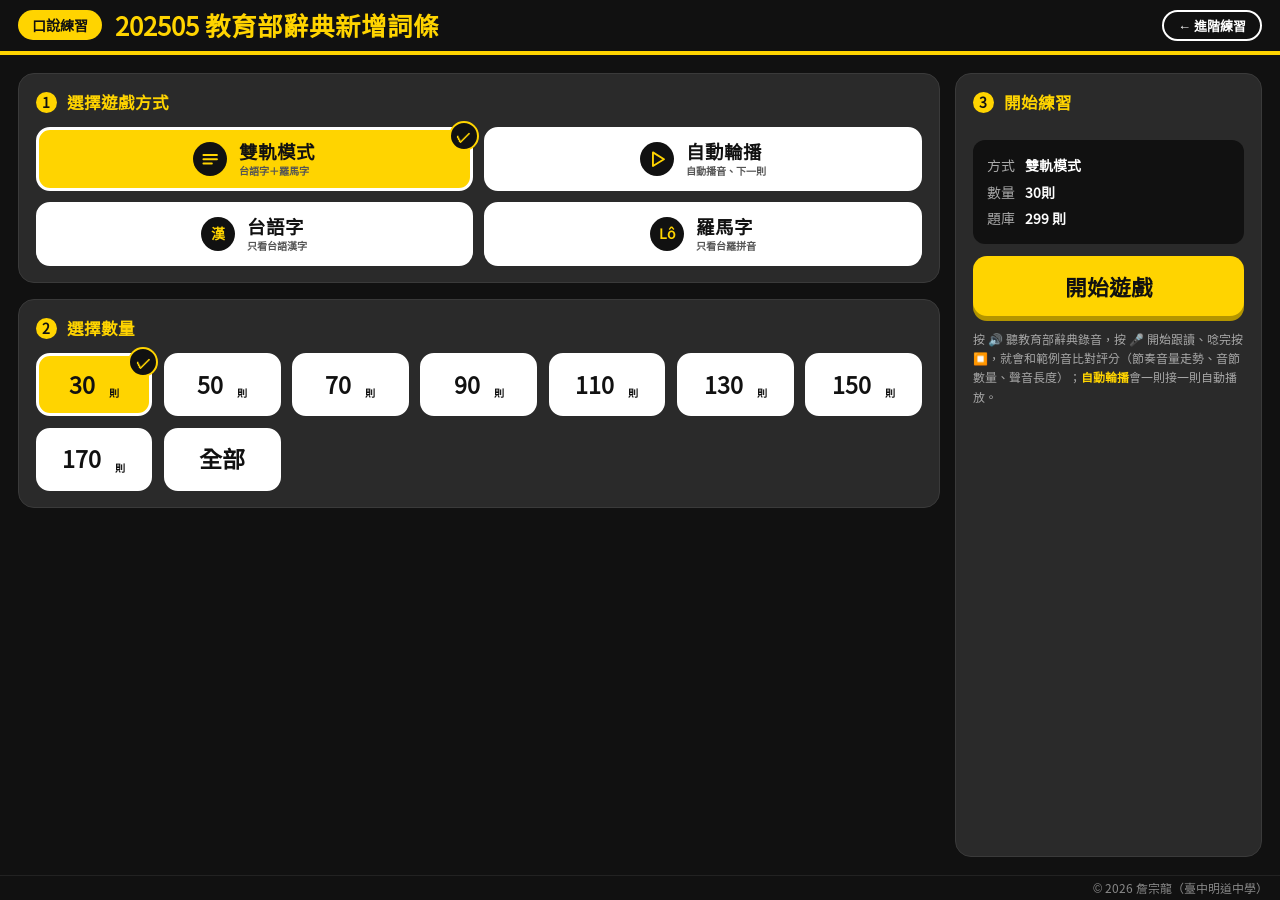
<file: speak/new-202505.html>
<!DOCTYPE html>
<!--
  【著作權聲明】
  202505新增詞條｜進階口說練習 — 進階口說練習：202505 教育部辭典新增詞條（聽辭典錄音、跟讀、自動輪播）
  詞條、俗諺、華語釋義與錄音取自教育部《臺灣台語常用詞辭典》，其著作權屬教育部（CC BY-NC-ND 2.5 TW）；跟讀評分用的範例音為辭典原檔鏡像（ref/，未剪輯改作）。
  字型：豆腐烏 Tauhu Oo 20.05 子集（https://tauhu.tw/ ，SIL Open Font License 1.1，見 fonts/OFL.txt），全站文字一律使用。
  本網頁之程式碼、版面與教案設計 Copyright © 2026 詹宗龍（臺中明道中學）. All rights reserved.
  僅供非營利之教育教學使用；未經著作權人書面授權，不得重製、改作、散布或修改本網頁之全部或一部分。
-->
<html lang="zh-TW">
<head>
<meta charset="UTF-8">
<meta name="viewport" content="width=device-width, initial-scale=1.0, maximum-scale=1.0, user-scalable=no">
<meta name="author" content="詹宗龍（臺中明道中學）">
<meta name="copyright" content="© 2026 詹宗龍（臺中明道中學）。保留一切權利。">
<title>202505新增詞條｜進階口說練習</title>
<link rel="icon" href="data:image/svg+xml,%3Csvg xmlns=%22http://www.w3.org/2000/svg%22 viewBox=%220 0 64 64%22%3E%3Crect width=%2264%22 height=%2264%22 rx=%2212%22 fill=%22%23111%22/%3E%3Crect x=%224%22 y=%224%22 width=%2256%22 height=%2256%22 rx=%2210%22 fill=%22none%22 stroke=%22%23FFD400%22 stroke-width=%224%22/%3E%3Ctext x=%2232%22 y=%2246%22 font-size=%2234%22 font-weight=%22700%22 text-anchor=%22middle%22 fill=%22%23FFD400%22%3E%E9%80%B2%3C/text%3E%3C/svg%3E">
<link rel="preload" href="../fonts/tauhu-site.woff2" as="font" type="font/woff2" crossorigin>
<link rel="stylesheet" href="../fonts/tauhu-site.css">
<link href="https://tauhu.tw/tauhu-oo.css" rel="stylesheet">
<style>
:root{--black:#111111;--yellow:#FFD400;--white:#FFFFFF;--gray:#2A2A2A;--light:#F5F5F5;--muted:#A8A8A8;--ok:#58cc02;--no:#ff4b4b}
*{box-sizing:border-box;-webkit-tap-highlight-color:transparent}
html,body{margin:0;height:100%}
body{background:var(--black);color:var(--white);font-family:"TauhuSite",'tauhu-oo',"Noto Sans TC","Microsoft JhengHei","PingFang TC",sans-serif;
  display:flex;flex-direction:column;overflow:hidden;user-select:none;-webkit-user-select:none}
button,input,select,textarea{font-family:inherit}
/* 標題列 */
.topbar{flex:none;display:flex;align-items:center;gap:clamp(8px,1vw,16px);padding:clamp(8px,1.1vh,14px) clamp(10px,1.4vw,28px);
  background:var(--black);border-bottom:4px solid var(--yellow);min-width:0}
.topbar .cat{flex:none;background:var(--yellow);color:var(--black);font-weight:900;font-size:clamp(13px,1.1vw,20px);padding:5px 14px;border-radius:999px;white-space:nowrap}
.topbar h1{flex:1 1 auto;min-width:0;margin:0;color:var(--yellow);font-weight:900;font-size:clamp(17px,2vw,36px);line-height:1.2;
  white-space:nowrap;overflow:hidden;text-overflow:ellipsis}
.topbar .stat{flex:none;display:none;gap:12px;color:var(--white);font-weight:700;font-size:clamp(13px,1vw,18px);white-space:nowrap}
.topbar .stat b{color:var(--yellow)}
.topbar .home{flex:none;color:var(--white);text-decoration:none;font-weight:700;font-size:clamp(13px,1vw,18px);border:2px solid var(--white);
  border-radius:999px;padding:4px 14px;white-space:nowrap;transition:background .15s,color .15s}
.topbar .home:hover{background:var(--white);color:var(--black)}
.topbar .tbtn{flex:none;border:2px solid var(--yellow);background:transparent;color:var(--yellow);font-weight:700;font-size:clamp(13px,1vw,18px);
  border-radius:999px;padding:4px 14px;cursor:pointer;white-space:nowrap}
.topbar .tbtn:hover{background:var(--yellow);color:var(--black)}
/* 主區 */
#app,#app-container{flex:1 1 auto;min-height:0;position:relative;display:flex;flex-direction:column;width:100%}
/* 入口選單：①②步驟卡＋③操作面板 */
.g-wrap{flex:1 1 auto;min-height:0;display:grid;grid-template-columns:minmax(0,1fr) clamp(260px,24vw,440px);gap:clamp(10px,1.2vw,22px);
  padding:clamp(10px,1.4vw,24px);overflow:auto;width:100%}
.steps{display:flex;flex-direction:column;gap:clamp(10px,1.2vw,22px);min-width:0}
.step,.panel{background:var(--gray);border-radius:16px;padding:clamp(12px,1.3vw,24px);border:1px solid #3a3a3a}
.step h3,.panel h3{display:flex;align-items:center;gap:10px;margin:0 0 clamp(10px,1vw,18px);font-size:clamp(16px,1.3vw,26px);color:var(--yellow)}
.num{flex:none;width:1.5em;height:1.5em;border-radius:50%;background:var(--yellow);color:var(--black);display:grid;place-items:center;font-size:.85em;font-weight:900}
.opts{display:grid;gap:clamp(8px,.9vw,16px)}
.opts.m2{grid-template-columns:repeat(2,minmax(0,1fr))}
.opts.n{grid-template-columns:repeat(auto-fill,minmax(clamp(92px,8.5vw,160px),1fr))}
.opt{position:relative;display:flex;align-items:center;justify-content:center;gap:12px;min-height:clamp(56px,7vh,96px);padding:10px 14px;
  background:var(--white);color:var(--black);border:3px solid var(--white);border-radius:14px;cursor:pointer;font-weight:900;
  font-size:clamp(17px,1.45vw,30px);line-height:1.2;text-align:left;transition:transform .12s,box-shadow .12s;white-space:nowrap}
.opt *{pointer-events:none}
.opt:hover{transform:translateY(-2px);box-shadow:0 6px 14px rgba(0,0,0,.45)}
.opt .ic{flex:none;width:clamp(34px,2.6vw,52px);height:clamp(34px,2.6vw,52px);border-radius:50%;background:var(--black);color:var(--yellow);
  display:grid;place-items:center;font-size:clamp(14px,1.1vw,22px);font-weight:900}
.opt .ic svg{width:60%;height:60%;fill:none;stroke:currentColor;stroke-width:2.2;stroke-linecap:round;stroke-linejoin:round}
.opt .tx small{display:block;font-size:.55em;font-weight:700;color:#555;margin-top:3px;white-space:normal}
.opt .big{font-size:1.25em}.opt .u{font-size:.55em;font-weight:700;margin-left:2px;align-self:flex-end;margin-bottom:.35em}
.opt.sel,.opt.selected{background:var(--yellow);border-color:var(--white)}
.opt.sel::after,.opt.selected::after{content:"✓";position:absolute;top:-9px;right:-9px;width:26px;height:26px;border-radius:50%;background:var(--black);
  color:var(--yellow);display:grid;place-items:center;font-size:15px;font-weight:900;border:2px solid var(--yellow)}
.panel{display:flex;flex-direction:column;gap:clamp(10px,1vw,18px);min-width:0}
.sum{background:var(--black);border-radius:12px;padding:12px 14px;font-size:clamp(14px,1vw,19px);line-height:1.9}
.sum span{color:var(--muted);margin-right:10px}.sum b{color:var(--white)}.sum b.none{color:#777;font-weight:400}
.startbtn{width:100%;border:none;border-radius:14px;background:var(--yellow);color:var(--black);font-weight:900;font-size:clamp(20px,1.7vw,34px);
  padding:clamp(14px,1.6vh,24px) 10px;cursor:pointer;box-shadow:0 5px 0 #b39500;transition:transform .1s}
.startbtn:active{transform:translateY(4px);box-shadow:none}
.startbtn:disabled{background:transparent;color:#777;border:2px dashed #555;box-shadow:none;cursor:default}
.tip{color:var(--muted);font-size:clamp(12px,.9vw,16px);line-height:1.6;margin:0}
.tip b{color:var(--yellow)}
.corner{flex:none;text-align:right;color:#8a8a8a;font-size:12px;padding:3px 12px 4px;background:var(--black);border-top:1px solid #222}
@media (max-width:860px),(orientation:portrait){
  body{overflow:auto}
  .g-wrap{grid-template-columns:1fr;overflow:visible}
  .opts.m2{grid-template-columns:1fr}
}
@media (max-width:640px){
  .topbar{flex-wrap:wrap;row-gap:6px;padding:8px 10px}
  .topbar .cat{order:1}
  .topbar .tbtn{order:2;margin-left:auto}
  .topbar .home{order:3;margin-left:auto}
  .topbar .tbtn~.home{margin-left:0}
  .topbar h1{order:4;flex:1 1 100%;white-space:normal;font-size:clamp(17px,5vw,22px)}
  .topbar .stat{order:5;flex:1 1 100%;justify-content:flex-end;margin-top:-4px}
}
@media (orientation:portrait) and (min-width:600px){.opts.m2{grid-template-columns:repeat(2,minmax(0,1fr))}}
@media (max-height:520px) and (orientation:landscape){.opt{min-height:44px;font-size:17px}.tip{display:none}.g-wrap{padding:8px;grid-template-columns:minmax(0,1fr) 230px}
  .opts.m2{grid-template-columns:repeat(2,minmax(0,1fr))}.step h3,.panel h3{margin-bottom:8px}}

.page{display:none;flex-direction:column;flex:1 1 auto;min-height:0;width:100%}
.page.active{display:flex}
#pg-game{padding:clamp(10px,1.4vw,24px);gap:10px}
.info-bar{display:flex;justify-content:space-between;color:var(--muted);font-size:clamp(13px,1vw,18px);flex:none}
.info-bar span:last-child{color:var(--black);background:var(--yellow);border-radius:999px;padding:2px 12px;font-weight:700}
.card{flex:1 1 auto;min-height:0;display:flex;flex-direction:column;gap:12px;align-items:center;text-align:center;overflow:hidden}
.q-text{flex:none;width:100%;font-weight:900;color:var(--white);font-size:clamp(24px,3.2vw,60px);line-height:1.35}
.sub-tailo{display:block;margin-top:6px;font-size:.6em;color:#d8d8d8;font-weight:700}
.kw{color:var(--yellow);text-decoration:none}
.q-def{flex:1 1 auto;width:100%;overflow-y:auto;display:flex;flex-direction:column;justify-content:center;background:var(--gray);
  border-left:6px solid var(--yellow);border-radius:14px;padding:clamp(12px,1.4vw,24px);color:var(--light);font-size:clamp(17px,1.6vw,30px);line-height:1.55;min-height:90px}
@media (max-height:520px){.card{overflow:visible;flex:none}.q-def{flex:none}#pg-game{min-height:max-content}}
.ctrl-area{flex:none;display:flex;flex-direction:column;align-items:center}
.feed-box{min-height:34px;text-align:center}
.feed-msg{font-weight:900;font-size:clamp(16px,1.3vw,24px)}
.c-ok{color:var(--ok)}.c-no{color:var(--no)}
.ctrl-btns{display:flex;gap:16px;margin:4px 0 6px}
.icon-btn{width:clamp(56px,4.6vw,80px);height:clamp(56px,4.6vw,80px);border-radius:50%;border:3px solid var(--white);background:var(--white);color:var(--black);
  font-size:clamp(24px,2vw,34px);display:flex;justify-content:center;align-items:center;cursor:pointer;box-shadow:0 4px 0 #888;transition:transform .1s}
.icon-btn:active{transform:translateY(3px);box-shadow:none}
.icon-btn.sec{background:var(--yellow);border-color:var(--yellow);box-shadow:0 4px 0 #b39500}
#btn-auto{font-weight:900;color:var(--black)}
.icon-btn.rec{background:var(--no);border-color:var(--no);color:#fff;animation:p 1.5s infinite}
@keyframes p{0%{box-shadow:0 0 0 0 rgba(255,75,75,.7)}70%{box-shadow:0 0 0 14px rgba(0,0,0,0)}100%{box-shadow:0 0 0 0 rgba(0,0,0,0)}}
.nav-bar{flex:none;display:flex;justify-content:space-between;gap:10px;border-top:2px solid #2a2a2a;padding-top:10px}
.nav-btn{border:2px solid #555;background:var(--gray);color:var(--white);border-radius:12px;padding:10px 18px;font-weight:900;cursor:pointer;
  font-size:clamp(15px,1.1vw,20px)}
.nav-btn:hover{border-color:var(--yellow)}
.nav-btn.next{background:var(--yellow);border-color:var(--yellow);color:var(--black)}
.feed-msg a.ev-open{color:var(--yellow);font-size:.85em;white-space:nowrap}
@media (max-width:640px){
  #pg-game{gap:8px;padding:10px 12px}
  .card{overflow-y:auto;gap:10px;justify-content:flex-start}
  .q-text{font-size:clamp(20px,6vw,30px);line-height:1.45}
  .sub-tailo{font-size:.62em;line-height:1.5;margin-top:8px}
  .q-def{flex:1 0 auto;font-size:clamp(16px,4.6vw,20px);min-height:80px}
  .card.has-ev .q-def{flex:none;min-height:0}
  .ev-box{flex:none;overflow:visible}
  .ev-head{gap:8px}.ev-fb{flex:1 1 100%}
  .ev-items{grid-template-columns:1fr max-content;grid-auto-flow:row dense;row-gap:4px}
  .ev-item .n{grid-column:1}.ev-item .s{grid-column:2}.ev-item .d{grid-column:1 / -1;font-size:.9em;margin-top:-4px}
  .ctrl-btns{gap:22px;margin:6px 0 8px}
  .feed-box{min-height:28px;padding:0 4px}
  .feed-msg{font-size:16px;line-height:1.5}
}

.card.has-ev .q-def{flex:0 1 auto;min-height:56px}
.ev-box{flex:0 1 auto;min-height:0;overflow-y:auto;width:100%;display:none;text-align:left;background:var(--white);color:var(--black);border-radius:14px;padding:clamp(10px,1vw,16px) clamp(12px,1.2vw,20px);
  font-size:clamp(14px,1vw,18px);line-height:1.6}
.ev-box.show{display:block}
.ev-head{display:flex;flex-wrap:wrap;align-items:center;gap:10px}
.ev-score{font-size:1.5em;font-weight:900;padding:2px 14px;border-radius:999px;color:#fff;white-space:nowrap}
.ev-score.score-excellent{background:#2f9e44}.ev-score.score-good{background:var(--yellow);color:var(--black)}.ev-score.score-retry{background:#888}
.ev-fb{font-weight:700;flex:1 1 12em}
.ev-play{border:2px solid var(--black);background:var(--black);color:var(--yellow);border-radius:999px;padding:3px 12px;font-weight:700;cursor:pointer;font-size:.95em}
.ev-play:hover{background:var(--yellow);color:var(--black)}
.ev-items{display:grid;grid-template-columns:max-content minmax(0,1fr) max-content;gap:2px 10px;margin-top:8px;padding-top:6px;border-top:1px dashed #ccc;align-items:baseline}
.ev-item{display:contents}.ev-item .n{font-weight:900;white-space:nowrap}.ev-item .d{color:#555}.ev-item .s{font-weight:900;text-align:right;white-space:nowrap}
.lv-ok{color:#2f9e44}.lv-mid{color:#b38f00}.lv-low{color:#c92a2a}
.ev-chart{display:flex;align-items:center;gap:10px;margin-top:6px}
.ev-chart svg{flex:1 1 auto;height:46px;background:#f5f5f5;border:1px solid #ddd;border-radius:8px}
.ev-chart polyline{stroke-width:2;vector-effect:non-scaling-stroke;fill:none}
.ev-chart .ref{stroke:#111;opacity:.55}.ev-chart .rec{stroke:#e6b800}
.ev-leg{font-size:.85em;white-space:nowrap;line-height:1.4}.ev-leg .r1{color:#555}.ev-leg .r2{color:#b38f00;display:block}
.ev-note{margin-top:4px;color:#777;font-size:.8em;line-height:1.5}
@media (max-width:640px){.ev-items{grid-template-columns:max-content minmax(0,1fr) max-content;column-gap:6px}.ev-note{display:none}}
</style>
</head>
<body oncontextmenu="return false;">
<header class="topbar">
  <span class="cat">口說練習</span>
  <h1>202505 教育部辭典新增詞條</h1>
  <a class="home" href="https://sites.google.com/ms.mingdao.edu.tw/tsiam/%E9%80%B2%E9%9A%8E%E7%B7%B4%E7%BF%92" target="_top" onclick="return goHome(this)">← 進階練習</a>
  <script>/* Sites 嵌入框沒有 allow-top-navigation，嵌入時改開新分頁 — © 2026 詹宗龍（臺中明道中學） */
  function goHome(a) { var emb = true; try { emb = window.self !== window.top; } catch (e) {}
    if (emb) { window.open(a.href, '_blank', 'noopener'); return false; } return true; }</script>
</header>
<div id="app">
  <div id="pg-menu" class="page active">
    <div class="g-wrap">
      <div class="steps">
        <section class="step"><h3><span class="num">1</span>選擇遊戲方式</h3>
          <div class="opts m2">
                <div class="opt opt-btn sel" onclick="menu.set('mode', 'dual', this); mdSetMode('雙軌模式')"><span class="ic"><svg viewBox="0 0 24 24"><path d="M4 7h16M4 12h16M4 17h10"/></svg></span><span class="tx">雙軌模式<small>台語字＋羅馬字</small></span></div>
        <div class="opt opt-btn" onclick="menu.set('mode', 'auto', this); mdSetMode('自動輪播')"><span class="ic"><svg viewBox="0 0 24 24"><path d="M7 4l13 8-13 8z"/></svg></span><span class="tx">自動輪播<small>自動播音、下一則</small></span></div>
        <div class="opt opt-btn" onclick="menu.set('mode', 'han', this); mdSetMode('台語字')"><span class="ic">漢</span><span class="tx">台語字<small>只看台語漢字</small></span></div>
        <div class="opt opt-btn" onclick="menu.set('mode', 'tailo', this); mdSetMode('羅馬字')"><span class="ic">Lô</span><span class="tx">羅馬字<small>只看台羅拼音</small></span></div>
          </div></section>
        <section class="step"><h3><span class="num">2</span>選擇數量</h3>
          <div class="opts n">
                <div class="opt opt-btn sel" onclick="menu.set('count', 30, this); mdCount('30則')"><span class="big">30</span><span class="u">則</span></div>
        <div class="opt opt-btn" onclick="menu.set('count', 50, this); mdCount('50則')"><span class="big">50</span><span class="u">則</span></div>
        <div class="opt opt-btn" onclick="menu.set('count', 70, this); mdCount('70則')"><span class="big">70</span><span class="u">則</span></div>
        <div class="opt opt-btn" onclick="menu.set('count', 90, this); mdCount('90則')"><span class="big">90</span><span class="u">則</span></div>
        <div class="opt opt-btn" onclick="menu.set('count', 110, this); mdCount('110則')"><span class="big">110</span><span class="u">則</span></div>
        <div class="opt opt-btn" onclick="menu.set('count', 130, this); mdCount('130則')"><span class="big">130</span><span class="u">則</span></div>
        <div class="opt opt-btn" onclick="menu.set('count', 150, this); mdCount('150則')"><span class="big">150</span><span class="u">則</span></div>
        <div class="opt opt-btn" onclick="menu.set('count', 170, this); mdCount('170則')"><span class="big">170</span><span class="u">則</span></div>
        <div class="opt opt-btn" onclick="menu.set('count', 'all', this); mdCount('全部（299則）')"><span class="big">全部</span></div>
          </div></section>
      </div>
      <aside class="panel"><h3><span class="num">3</span>開始練習</h3>
        <div class="sum"><div><span>方式</span><b id="sum-mode">雙軌模式</b></div><div><span>數量</span><b id="sum-count">30則</b></div><div><span>題庫</span><b>299 則</b></div></div>
        <button class="startbtn" id="md-start" onclick="game.start()">開始遊戲</button>
        <p class="tip">按 <b>🔊</b> 聽教育部辭典錄音，按 <b>🎤</b> 開始跟讀、唸完按 <b>⏹️</b>，就會和範例音比對評分（節奏音量走勢、音節數量、聲音長度）；<b>自動輪播</b>會一則接一則自動播放。</p>
      </aside>
    </div>
  </div>
  <div id="pg-game" class="page">
    <div class="info-bar"><span id="lb-idx"></span><span id="lb-mode"></span></div>
    <div class="card">
      <div id="tx-main" class="q-text"></div>
      <div id="tx-def" class="q-def"></div>
      <div id="ev-box" class="ev-box"></div>
    </div>
    <div class="ctrl-area">
      <div class="feed-box"><div id="fd-msg" class="feed-msg"></div></div>
      <div class="ctrl-btns">
        <div class="icon-btn sec" onclick="game.play()" title="播放">🔊</div>
        <div id="btn-mic" class="icon-btn" onclick="game.rec()" title="錄音">🎤</div>
        <div id="btn-auto" class="icon-btn sec" onclick="game.toggle()" title="暫停/播放" style="display:none; width:auto; padding:0 22px; font-size:1.1rem; border-radius:14px;">暫停</div>
      </div>
    </div>
    <div class="nav-bar">
      <button class="nav-btn" onclick="game.home()">回選單</button>
      <div style="display:flex; gap:10px;">
        <button id="btn-prev" class="nav-btn" onclick="game.nav(-1)" style="visibility:hidden">上一題</button>
        <button class="nav-btn next" onclick="game.nav(1)">下一題</button>
      </div>
    </div>
  </div>
</div>
<div class="corner">© 2026 詹宗龍（臺中明道中學）</div>
<div id="emb-guard" style="display:none;position:fixed;inset:0;z-index:9999;background:#111;color:#fff;flex-direction:column;align-items:center;justify-content:center;gap:18px;padding:20px;text-align:center">
  <div style="font-size:clamp(22px,3vw,40px);font-weight:900;color:#FFD400">請在新分頁練習</div>
  <div style="font-size:clamp(15px,1.4vw,22px);color:#F5F5F5;line-height:1.6">嵌在網站裡的頁面不能使用麥克風，<br>請點下面按鈕，在新分頁開啟這個練習。</div>
  <a id="emb-go" target="_blank" rel="noopener" style="background:#FFD400;color:#111;font-weight:900;font-size:clamp(20px,2vw,32px);padding:16px 40px;border-radius:14px;text-decoration:none;box-shadow:0 5px 0 #b39500">在新分頁開始練習 ↗</a>
</div>
<script>/* 嵌入偵測 — © 2026 詹宗龍（臺中明道中學） */
(function () { var emb = true; try { emb = window.self !== window.top; } catch (e) {}
  if (!emb || location.hash.indexOf('#st=') === 0) return;
  var g = document.getElementById('emb-guard'), a = document.getElementById('emb-go');
  a.href = location.href.split('#')[0]; g.style.display = 'flex'; })();
</script>
<audio id="player"></audio>
<script>
    const db = [
        {id:"1",han:"阮先行，你<b class='kw'>押尾後</b>鬥顧一下",tailo:"Guán sing kiânn, lí <b class='kw'>ah-bué-āu</b> tàu kòo--tsi̍t-ē.",def:"我們走在前頭，你殿後幫忙看顧一下",audio:"https://sutian.moe.edu.tw/media/senn/mp3/imtong/2w/X7/28361-1-1.mp3"},
        {id:"2",han:"買賣田地的字紙，雙方攏愛親身<b class='kw'>押名</b>，才有準算",tailo:"Bé-bē tshân-tē ê jī-tsuá, siang-hong lóng ài tshin-sin <b class='kw'>ah-miâ</b>, tsiah ū tsún-sǹg.",def:"買賣田地的合約，都要雙方親自簽名，才有效力",audio:"https://sutian.moe.edu.tw/media/senn/mp3/imtong/dp/GN/29187-1-1.mp3"},
        {id:"3",han:"流行性感冒病毒的<b class='kw'>暗作期</b>大約是一工到三工",tailo:"Liû-hîng-sìng kám-mōo pēnn-to̍k ê <b class='kw'>àm-tsoh-kî</b> tāi-iok sī tsi̍t kang kàu sann kang.",def:"流行性感冒病毒的潛伏期大約是一至三天",audio:"https://sutian.moe.edu.tw/media/senn/mp3/imtong/8U/SA/29455-1-1.mp3"},
        {id:"4",han:"一般來講，查埔囡仔轉大人的時會變聲，是因為<b class='kw'>頷珠</b>開始發育矣",tailo:"It-puann lâi kóng, tsa-poo gín-á tńg-tuā-lâng ê sî ē piàn-siann, sī in-uī <b class='kw'>ām-tsu</b> khai-sí huat-io̍k--ah.",def:"一般來說，男孩子在青春期會變聲，是因為喉結開始發育了。",audio:"https://sutian.moe.edu.tw/media/senn/mp3/imtong/Wp/U6/20272-1-1.mp3"},
        {id:"5-1",han:"聽講這間廟服侍的<b class='kw'>尪婆</b>真靈聖",tailo:"Thiann-kóng tsit king biō ho̍k-sāi ê <b class='kw'>ang-pô</b> tsin lîng-siànn. ",def:"聽說這間廟供奉的女神明很靈驗",audio:"https://sutian.moe.edu.tw/media/senn/mp3/imtong/yh/zh/29539-1-1.mp3"},
        {id:"5-2",han:"這層代誌你敢欲共<b class='kw'>尪婆</b>問看覓？",tailo:"Tsit tsân tāi-tsì lí kám beh kā ang-pô mn̄g khuànn-māi?",def:"這件事情你是否要向靈媒請示一下？",audio:"https://sutian.moe.edu.tw/media/senn/mp3/imtong/7G/Om/29539-2-1.mp3"},
        {id:"6",han:"做公親愛公平，袂使<b class='kw'>攔孤爿</b>",tailo:"Tsò kong-tshin ài kong-pênn, bē-sái <b class='kw'>ânn-koo-pîng</b>.",def:"當和事佬要公正，不可以偏袒某一方",audio:"https://sutian.moe.edu.tw/media/senn/mp3/imtong/OI/tY/28502-1-1.mp3"},
        {id:"7",han:"天氣遐<b class='kw'>漚翕</b>，覕佇房間吹冷氣上好啦",tailo:"Thinn-khì hiah <b class='kw'>àu-hip</b>, bih tī pâng-king tshue líng-khì siōng hó--lah. ",def:"天氣悶熱難耐，躲在房間吹冷氣最棒啦",audio:"https://sutian.moe.edu.tw/media/senn/mp3/imtong/zu/w7/19859-1-1.mp3"},
        {id:"8-1",han:"退休了後，會用得用退休金來維持<b class='kw'>後半世人</b>的生活",tailo:"Thè-hiu liáu-āu, ē-īng-tit iōng thè-hiu-kim lâi î-tshî <b class='kw'>āu-puànn-sì-lâng</b> ê sing-ua̍h.",def:"退休以後，可以用退休金來維持下半輩子的生活",audio:"https://sutian.moe.edu.tw/media/senn/mp3/imtong/vS/SE/29404-1-1.mp3"},
        {id:"8-2",han:"伊趁退休進前蓄一棟樓仔厝稅人，按算<b class='kw'>後半世人</b>攏靠收厝稅來食穿",tailo:"I thàn thè-hiu tsìn-tsîng hak tsi̍t tòng lâu-á-tshù suè--lâng, àn-sǹg <b class='kw'>āu-puànn-sì-lâng</b> lóng khò siu tshù-suè lâi tsia̍h-tshīng. ",def:"他趁退休前購置一棟樓房租給別人，打算下半輩子倚靠收房租維持生活所需",audio:"https://sutian.moe.edu.tw/media/senn/mp3/imtong/TL/0o/29404-1-2.mp3"},
        {id:"9-1",han:"阮阿公講伊食到這號歲，今都<b class='kw'>目花</b>矣，著愛用譀鏡看報紙才看有",tailo:"Guán a-kong kóng i tsia̍h kàu tsit-lō huè, tann to <b class='kw'>ba̍k-hue</b>--ah, tio̍h-ài iōng hàm-kiànn khuànn pò-tsuá tsiah khuànn-ū.",def:"我爺爺說他活到這個歲數，現今早已老眼昏花，得要用放大鏡看報紙才看得清楚",audio:"https://sutian.moe.edu.tw/media/senn/mp3/imtong/ZT/Wd/18115-1-1.mp3"},
        {id:"9-2",han:"雄雄<b class='kw'>目花</b>看袂明，毋才佇路裡認毋著人",tailo:"Hiông-hiông <b class='kw'>ba̍k-hue</b> khuànn bē bîng, m̄-tsiah tī lōo--lí jīn m̄-tio̍h lâng.",def:"突然眼花看不清楚，才在路上認錯人",audio:"https://sutian.moe.edu.tw/media/senn/mp3/imtong/zX/Iw/18115-2-1.mp3"},
        {id:"10",han:"最近電腦繩傷久，目睭誠澀，愛點寡<b class='kw'>目藥水</b>，予目睭較爽快淡薄仔",tailo:"Tsuè-kīn tiān-náu tsîn siunn kú, ba̍k-tsiu tsiânn siap, ài tiám kuá <b class='kw'>ba̍k-io̍h-tsuí</b>, hōo ba̍k-tsiu khah sóng-khuài--tām-po̍h-á.",def:"最近電腦看太久，眼睛很乾澀，要點些眼藥水，讓眼睛比較舒服些",audio:"https://sutian.moe.edu.tw/media/senn/mp3/imtong/1K/rm/29365-1-1.mp3"},
        {id:"11",han:"<b class='kw'>甭</b>閣啉矣啦，酒啉傷濟會醉呢！",tailo:"<b class='kw'>Bàng</b> koh lim--ah--lah, tsiú lim siunn tsē ē tsuì--neh!",def:"不要再喝了啦，酒喝太多會醉呢！",audio:"https://sutian.moe.edu.tw/media/senn/mp3/imtong/7j/G9/15312-1-1.mp3"},
        {id:"12",han:"伊毋知拄著啥物代誌？規工按呢<b class='kw'>欲哭欲𥍉</b>，看著實在足毋甘的",tailo:"I m̄ tsai tú-tio̍h siánn-mih tāi-tsì? Kui-kang án-ne <b class='kw'>beh-khàu-beh-nih</b>, khuànn tio̍h si̍t-tsāi tsiok m̄-kam--ê.",def:"不知道他究竟怎麼了？成天那種隨時要哭的樣子，讓人看了十分心疼",audio:"https://sutian.moe.edu.tw/media/senn/mp3/imtong/HY/up/29444-1-1.mp3"},
        {id:"13",han:"我上愛食巷仔口阿婆咧賣的<b class='kw'>米血</b>，食著芳閣𩚨",tailo:"Guá siōng ài tsia̍h hāng-á-kháu a-pô teh bē ê <b class='kw'>bí-hueh</b>, tsia̍h tio̍h phang koh khiū.",def:"我最喜歡吃巷子口婆婆在賣的豬血糕，吃起來香噴噴又有嚼勁",audio:"https://sutian.moe.edu.tw/media/senn/mp3/imtong/Id/aZ/19843-1-1.mp3"},
        {id:"14",han:"我用<b class='kw'>米管</b>量三管米囥落去電鍋煮",tailo:"Guá īng <b class='kw'>bí-kńg</b> niû sann kńg bí khǹg lo̍h-khì tiān-ko tsú.",def:"我用量米杯量了三杯的米放進電鍋裡煮",audio:"https://sutian.moe.edu.tw/media/senn/mp3/imtong/Ap/FP/29506-1-1.mp3"},
        {id:"15",han:"小弟的<b class='kw'>面馬</b>生做真四正，看著真古錐",tailo:"Sió-tī ê <b class='kw'>bīn-bé</b> senn-tsò tsin sì-tsiànn, khuànn tio̍h tsin kóo-tsui.",def:"弟弟臉形長得很方正，看起來很可愛",audio:"https://sutian.moe.edu.tw/media/senn/mp3/imtong/cI/Hg/29209-1-1.mp3"},
        {id:"16",han:"<b class='kw'>明其知</b>這毋是穩趁的生理，閣敢投資遐濟錢想欲做董事長",tailo:"<b class='kw'>Bîng-ki-tsai</b> tse m̄ sī ún thàn ê sing-lí, koh kánn tâu-tsu hiah tsē tsînn siūnn-beh tsò táng-sū-tiúnn. ",def:"明明知道這不是穩賺不賠的生意，還敢投資那麼多錢想當董事長",audio:"https://sutian.moe.edu.tw/media/senn/mp3/imtong/dd/I3/29353-1-1.mp3"},
        {id:"17-1",han:"伊一下入門<b class='kw'>無分無會</b>就共我罵，實在袂堪得氣",tailo:"I tsi̍t-ē ji̍p-mn̂g <b class='kw'>bô-hun-bô-huē</b> tō kā guá mē, si̍t-tsāi bē-kham-tit khì.",def:"他一進門不分青紅皂白就罵我，實在是氣不過",audio:"https://sutian.moe.edu.tw/media/senn/mp3/imtong/MA/8j/29445-1-1.mp3"},
        {id:"17-2",han:"伊<b class='kw'>無分無會</b>雄雄就離開，敢是發生啥物代誌矣？",tailo:"I <b class='kw'>bô-hun-bô-huē</b> hiông-hiông tō lī-khui, kám-sī huat-sing siánn-mih tāi-tsì--ah?",def:"他沒知會一聲突然就離開，會不會是發生什麼事情了？",audio:"https://sutian.moe.edu.tw/media/senn/mp3/imtong/0k/pT/29445-1-2.mp3"},
        {id:"18",han:"阿明自透早無閒到暗，規工<b class='kw'>無時閒</b>，實在真辛苦",tailo:"A-bîng tsū thàu-tsá bô-îng kàu àm, kui-kang <b class='kw'>bô-sî-îng</b>, si̍t-tsāi tsin sin-khóo. ",def:"阿明從早忙到晚，整天無一刻停歇，實在很辛苦",audio:"https://sutian.moe.edu.tw/media/senn/mp3/imtong/a3/mG/29116-1-1.mp3"},
        {id:"19-1",han:"這个囡仔誠<b class='kw'>無時定</b>，一睏仔久就隨走甲無看著人影去",tailo:"Tsit ê gín-á tsiânn <b class='kw'>bô-sî-tiānn</b>, tsi̍t-khùn-á-kú tō suî tsáu kah bô khuànn-tio̍h lâng-iánn--khì.",def:"這個小孩好動到閒不下來，一下子就跑得不見蹤影",audio:"https://sutian.moe.edu.tw/media/senn/mp3/imtong/tw/ne/28456-1-1.mp3"},
        {id:"19-2",han:"當咧大的囡仔人，較加嘛<b class='kw'>無時定</b>，予伊耍一時仔無要緊",tailo:"Tng-teh tuā ê gín-á-lâng, khah-ke mā <b class='kw'>bô-sî-tiānn</b>, hōo i sńg--tsi̍t-sî-á bô iàu-kín. ",def:"孩子正在長大，難免好動，讓他玩一下沒關係",audio:"https://sutian.moe.edu.tw/media/senn/mp3/imtong/58/Bh/28456-1-2.mp3"},
        {id:"20",han:"你按呢<b class='kw'>無事無白</b>來共我罵，敢毋免共我會失禮？",tailo:"Lí án-ne <b class='kw'>bô-sū-bô-pe̍h</b> lâi kā guá mē, kám m̄-bián kā guá huē-sit-lé?",def:"你這樣無緣無故來罵我，難道不用跟我道歉？",audio:"https://sutian.moe.edu.tw/media/senn/mp3/imtong/cr/MV/291461.mp3"},
        {id:"21-1",han:"這擺比賽兩人攏平𠢕<b class='kw'>無輸贏</b>",tailo:"Tsit pái pí-sài nn̄g lâng lóng pênn gâu <b class='kw'>bô-su-iânn</b>.",def:"這次比賽雙方水平、技術相當，分不出誰勝誰負",audio:"https://sutian.moe.edu.tw/media/senn/mp3/imtong/r1/lh/29111-1-1.mp3"},
        {id:"21-2",han:"講一句<b class='kw'>無輸贏</b>的，見擺跋筊若攏輸，啥人欲閣跋？",tailo:"Kóng tsi̍t kù <b class='kw'>bô-su-iânn</b>--ê, kiàn-pái pua̍h-kiáu nā lóng su, siánn-lâng beh koh pua̍h?",def:"我說一句無關緊要的話，每次賭博都輸的話，誰還想賭博？",audio:"https://sutian.moe.edu.tw/media/senn/mp3/imtong/gt/GS/29111-2-1.mp3"},
        {id:"22",han:"規陣遐濟人欲去人兜食飯，才攢這點仔等路，正經是<b class='kw'>無沓無屑</b>，卸咱家己的體面",tailo:"Kui-tīn hiah tsē lâng beh khì lâng tau tsia̍h-pn̄g, tsiah tshuân tsit-tiám-á tán-lōo, tsìng-king sī <b class='kw'>bô-tap-bô-sap</b>, sià lán ka-kī ê thé-biān.",def:"我們那麼多人要去別人家吃飯，才準備這一點點禮物，份量真是微不足道，反而丟盡自己的顏面",audio:"https://sutian.moe.edu.tw/media/senn/mp3/imtong/nZ/WN/29351-1-1.mp3"},
        {id:"23",han:"我都共伊會失禮矣，閣毋放我煞，去四界投，實在是<b class='kw'>無臭無潲</b>",tailo:"Guá to kā i huē-sit-lé--ah, koh m̄ pàng guá suah, khì sì-kè tâu, si̍t-tsāi sī <b class='kw'>bô-tshàu-bô-siâu</b>.",def:"我都已經跟他道歉了，還不放過我，到處投訴，實在是不像樣",audio:"https://sutian.moe.edu.tw/media/senn/mp3/imtong/pk/dj/29113-1-1.mp3"},
        {id:"24",han:"伊今仔精神爾爾，閣目睭<b class='kw'>微微</b>咧",tailo:"I tann-á tsing-sîn niā-niā, koh ba̍k-tsiu <b class='kw'>bui-bui</b>--leh.",def:"他剛醒過來而已，一副睡眼惺忪的樣子",audio:"https://sutian.moe.edu.tw/media/senn/mp3/imtong/wr/b1/29325-1-1.mp3"},
        {id:"25-1",han:"早市的生理極加是做到九點爾爾，欲賣遮的菜著緊來去才<b class='kw'>會赴市</b>，若無就愛留咧家己食",tailo:"Tsá-tshī ê sing-lí ki̍k-ke sī tsò kàu káu tiám niā-niā, beh bē tsia-ê tshài tio̍h kín lâi-khì tsiah <b class='kw'>ē-hù-tshī</b>, nā-bô tō ài lâu leh ka-kī tsia̍h. ",def:"早市的生意頂多是做到九點而己，要賣這些菜得快點去才趕得上，要不然就得留著自己吃了",audio:"https://sutian.moe.edu.tw/media/senn/mp3/imtong/gE/EJ/19789-1-1.mp3"},
        {id:"25-2",han:"你這馬看著高麗菜的價數好，才欲攢落去種，敢<b class='kw'>會赴市</b>？",tailo:"Lí tsit-má khuànn-tio̍h ko-lê-tshài ê kè-siàu hó, tsiah beh tshuân lo̍h-khì tsìng, kám <b class='kw'>ē-hù-tshī</b>?",def:"你現在看到高麗菜的價格好，才想要準備去栽種，哪趕得上時機呢？",audio:"https://sutian.moe.edu.tw/media/senn/mp3/imtong/us/ly/19789-1-2.mp3"},
        {id:"26",han:"這層代誌僫處理，等<b class='kw'>下日</b>才寬寬仔講予你知",tailo:"Tsit tsân tāi-tsì oh tshú-lí, tán <b class='kw'>ē-ji̍t</b> tsiah khuann-khuann-á kóng hōo lí tsai. ",def:"這件事情不容易處理，改天再慢慢告訴你",audio:"https://sutian.moe.edu.tw/media/senn/mp3/imtong/Ro/gX/17762-1-1.mp3"},
        {id:"27",han:"伊頂半身穿白衫，<b class='kw'>下半身</b>配烏裙，看著誠大範",tailo:"I tíng-puànn-sin tshīng pe̍h sann, <b class='kw'>ē-puànn-sin</b> phuè oo kûn, khuànn tio̍h tsiânn tuā-pān.",def:"他上半身穿白襯衫，下半身搭黑裙，看起來很大方",audio:"https://sutian.moe.edu.tw/media/senn/mp3/imtong/NH/Cx/29430-1-1.mp3"},
        {id:"28",han:"你莫見擺攏欲佮人<b class='kw'>夯硬篙</b>，較袂顧人怨",tailo:"Lí mài kiàn-pái lóng beh kah lâng <b class='kw'>giâ-ngē-ko</b>, khah bē kòo-lâng-uàn.",def:"你別每次都要和人唱反調，比較不會惹人討厭",audio:"https://sutian.moe.edu.tw/media/senn/mp3/imtong/EX/yV/28512-1-1.mp3"},
        {id:"29-1",han:"<b class='kw'>夯石碾</b>是咱參加亞洲運動會捷著等的項目",tailo:"<b class='kw'>Giâ-tsio̍h-lián</b> sī lán tsham-ka A-tsiu Ūn-tōng-huē tsia̍p tio̍h-tíng ê hāng-bo̍k. ",def:"舉重是我們參加亞洲運動會常得獎的項目",audio:"https://sutian.moe.edu.tw/media/senn/mp3/imtong/tE/r2/29225-1-1.mp3"},
        {id:"29-2",han:"有咧<b class='kw'>夯石碾</b>的人手骨攏真粗勇",tailo:"Ū teh giâ-tsio̍h-lián ê lâng tshiú-kut lóng tsin tshoo-ióng.",def:"平時練舉重的人手臂都很粗壯",audio:"https://sutian.moe.edu.tw/media/senn/mp3/imtong/Yb/ly/29225-2-1.mp3"},
        {id:"30",han:"樹仔跤的樹葉仔無偌濟，用<b class='kw'>鋏仔</b>鋏鋏咧就會用得矣",tailo:"Tshiū-á-kha ê tshiū-hio̍h-á bô guā-tsē, iōng <b class='kw'>giap-á</b> giap-giap--leh tō ē-īng--tit--ah.",def:"樹底下的樹葉沒有很多，拿夾子夾一夾就可以了",audio:"https://sutian.moe.edu.tw/media/senn/mp3/imtong/Cy/GZ/29327-1-1.mp3"},
        {id:"31",han:"細漢的時陣，我上愛聽阿母講<b class='kw'>囡仔古</b>",tailo:"Sè-hàn ê sî-tsūn, guá siōng ài thiann a-bú kóng <b class='kw'>gín-á-kóo</b>.",def:"小時候，我最喜歡聽媽媽講童話故事",audio:"https://sutian.moe.edu.tw/media/senn/mp3/imtong/oZ/f4/29392-1-1.mp3"},
        {id:"32-1",han:"蹌跤雞佮覕相揣攏是較早的囡仔上愛的<b class='kw'>囡仔耍</b>",tailo:"Tshiáng-kha-ke kah bih-sio-tshuē lóng sī khah-tsá ê gín-á siōng ài ê <b class='kw'>gín-á-sńg</b>.",def:"跳房子和捉迷藏都是以前的孩子最喜愛的遊戲",audio:"https://sutian.moe.edu.tw/media/senn/mp3/imtong/pX/Cq/29495-1-1.mp3"},
        {id:"32-2",han:"尪仔標、干樂佮樹奶攏是予人真數念的<b class='kw'>囡仔耍</b>",tailo:"Ang-á-phiau, kan-lo̍k kah tshiū-ling lóng sī hōo lâng tsin siàu-liām ê <b class='kw'>gín-á-sńg</b>. ",def:"圓紙牌、陀螺和橡皮筋都是讓人懷念再三的童玩",audio:"https://sutian.moe.edu.tw/media/senn/mp3/imtong/ZY/rO/29495-2-1.mp3"},
        {id:"33-1",han:"囡仔人咧講的<b class='kw'>囡仔話</b>，聽著真古錐",tailo:"Gín-á-lâng teh kóng ê <b class='kw'>gín-á-uē</b>, thiann tio̍h tsin kóo-tsui.",def:"小孩子講的童言童語，聽起來很可愛",audio:"https://sutian.moe.edu.tw/media/senn/mp3/imtong/Ir/Sv/29592-1-1.mp3"},
        {id:"33-2",han:"看伊都大人大種矣，哪會串講攏<b class='kw'>囡仔話</b>咧？",tailo:"Khuànn i to tuā-lâng-tuā-tsíng--ah, ná ē tshuàn-kóng lóng <b class='kw'>gín-á-uē</b>--leh?",def:"看他已經是個大人了，怎麼會開口盡講些幼稚的話？",audio:"https://sutian.moe.edu.tw/media/senn/mp3/imtong/EQ/Fn/29592-2-1.mp3"},
        {id:"34",han:"<b class='kw'>牛犅𨂿</b>會損蕩柑仔欉、柳丁欉、檸檬欉佮木瓜欉等果子欉",tailo:"<b class='kw'>Gû-káng-uainnh</b> ē sńg-tn̄g kam-á tsâng, liú-ting tsâng, lê-bóng tsâng kah bo̍k-kue tsâng tíng kué-tsí tsâng.",def:"天牛會危害橘子、柳丁、檸檬和木瓜樹等果樹",audio:"https://sutian.moe.edu.tw/media/senn/mp3/imtong/Fm/6u/19918-1-1.mp3"},
        {id:"35-1",han:"伊這站仔<b class='kw'>外務</b>真濟，除去正職的頭路，閣有足濟社團的工課，較加嘛無閒𩑾𩑾",tailo:"I tsit-tsām-á <b class='kw'>guā-bū</b> tsin tsē, tû-khì tsiànn-tsit ê thâu-lōo, koh ū tsiok tsē siā-thuân ê khang-khuè, khah-ke mā bô-îng-tshih-tshih.",def:"他這陣仔外務很多，除了正職的工作，還有許多社團的工作，難怪會忙得暈頭轉向",audio:"https://sutian.moe.edu.tw/media/senn/mp3/imtong/nH/Mb/18035-1-1.mp3"},
        {id:"35-2",han:"阮阿姊的工課是咧招保險的<b class='kw'>外務</b>，定定著四界去走傱",tailo:"Guán a-tsí ê khang-khuè sī teh tsio pó-hiám ê <b class='kw'>guā-bū</b>, tiānn-tiānn tio̍h sì-kè khì tsáu-tsông.",def:"我姐姐的工作是拉保險的外務員，常常要四處去奔波",audio:"https://sutian.moe.edu.tw/media/senn/mp3/imtong/D6/Cm/18035-2-1.mp3"},
        {id:"36-1",han:"你來阮兜，車愛會記得駛入來<b class='kw'>外埕</b>，毋通擋佇路邊，警察不時都來開單",tailo:"Lí lâi guán tau, tshia ài ē-kì-tit sái ji̍p-lâi <b class='kw'>guā-tiânn</b>, m̄-thang tòng tī lōo-pinn, kíng-tshat put-sî to lâi khui-tuann. ",def:"你來我家，車得記得開進來外庭，不要停在路邊，警察時常來開罰單",audio:"https://sutian.moe.edu.tw/media/senn/mp3/imtong/kA/Xq/29131-1-1.mp3"},
        {id:"36-2",han:"阿母講伊細漢的時，攏會佇庄跤舊厝的<b class='kw'>外埕</b>，共𪜶阿舅鬥曝粟仔",tailo:"A-bú kóng i sè-hàn ê sî, lóng ē tī tsng-kha kū-tshù ê <b class='kw'>guā-tiânn</b>, kā in a-kū tàu pha̍k tshik-á.",def:"媽媽說他小時候，都會在鄉下古厝的外面的空地，幫他舅舅曬稻穀",audio:"https://sutian.moe.edu.tw/media/senn/mp3/imtong/pk/Rk/29131-2-1.mp3"},
        {id:"37",han:"<b class='kw'>月底</b>通常是阮公司無閒咧出貨的日子",tailo:"<b class='kw'>Gue̍h-té</b> thong-siông sī guán kong-si bô-îng teh tshut-huè ê ji̍t-tsí. ",def:"月底通常是我們公司忙著出貨的日子",audio:"https://sutian.moe.edu.tw/media/senn/mp3/imtong/RC/Av/17925-1-1.mp3"},
        {id:"38",han:"透風的時，佇海邊會當看著海湧搧佇礁石頂面的<b class='kw'>海波</b>",tailo:"Thàu-hong ê sî, tī hái-pinn ē-tàng khuànn-tio̍h hái-íng siàn tī ta-tsio̍h tíng-bīn ê <b class='kw'>hái-pho</b>. ",def:"颳風的時候，在海邊可以看到海浪打在礁石上面的浪花",audio:"https://sutian.moe.edu.tw/media/senn/mp3/imtong/s9/RJ/29315-1-1.mp3"},
        {id:"39",han:"<b class='kw'>海豬仔泅</b>足歹學的，毋過咧泅的姿勢真媠",tailo:"<b class='kw'>Hái-ti-á-siû</b> tsiok pháinn o̍h--ê, m̄-koh teh siû ê tsu-sè tsin suí.",def:"蝶泳很難學，不過游起來的姿勢很優美",audio:"https://sutian.moe.edu.tw/media/senn/mp3/imtong/BH/Bv/29437-1-1.mp3"},
        {id:"40",han:"<b class='kw'>巷仔頭</b>的阿婆有飼一隻土狗仔，看著誠歹",tailo:"<b class='kw'>Hāng-á-thâu</b> ê a-pô ū tshī tsi̍t tsiah thóo-káu-á, khuànn tio̍h tsiânn pháinn.",def:"巷口的阿婆養了一隻土狗，看起來很兇的樣子",audio:"https://sutian.moe.edu.tw/media/senn/mp3/imtong/Ug/C3/19778-1-1.mp3"},
        {id:"41",han:"這是阮<b class='kw'>後的</b>，這馬當咧做兵",tailo:"Tse sī guán <b class='kw'>hāu--ê</b>, tsit-má tng-teh tsò-ping.",def:"這是我兒子，現在在當兵",audio:"https://sutian.moe.edu.tw/media/senn/mp3/imtong/Uw/nB/29326-1-1.mp3"},
        {id:"42",han:"這跤揹仔誠媠款，一下看就知影是<b class='kw'>下心神</b>做的",tailo:"Tsit kha phāinn-á tsiânn suí-khuán, tsi̍t-ē khuànn tō tsai-iánn sī <b class='kw'>hē-sim-sîn</b> tsò--ê.",def:"這個背包很美，一看就知道是費心思做的",audio:"https://sutian.moe.edu.tw/media/senn/mp3/imtong/9e/pa/29408-1-1.mp3"},
        {id:"43-1",han:"啉甲起酒痟的阿義，規暝佇巷仔口<b class='kw'>唏嚇叫</b>，聽候警察來矣，人煞走甲無看見影",tailo:"Lim kah khí-tsiú-siáu ê A-gī, kui mê tī hāng-á-kháu <b class='kw'>hì-heh-kiò</b>, thìng-hāu kíng-tshat lâi--ah, lâng suah tsáu kah bô khuànn-kìnn iánn.",def:"到發酒瘋的阿義，整晚在巷口大呼小叫，等到警察來了，他卻一溜煙逃到沒看見人影",audio:"https://sutian.moe.edu.tw/media/senn/mp3/imtong/mj/CL/19848-1-1.mp3"},
        {id:"43-2",han:"外口規大陣人佇遐<b class='kw'>唏嚇叫</b>，到底是發生啥物代誌？",tailo:"Guā-kháu kui tuā tīn lâng tī hia <b class='kw'>hì-heh-kiò</b>, tàu-té sī huat-sing siánn-mih tāi-tsì?",def:"外頭一大群人在那裏喧嘩吵嚷，到底是發生什麼事情？",audio:"https://sutian.moe.edu.tw/media/senn/mp3/imtong/nv/HO/19848-2-1.mp3"},
        {id:"44",han:"三頓<b class='kw'>魚魚肉肉</b>按呢咧食，對健康無一定真有幫贊",tailo:"Sann tǹg <b class='kw'>hî-hî-bah-bah</b> án-ne teh tsia̍h, tuì kiān-khong bô-it-tīng tsin ū pang-tsān.",def:"三餐都大魚大肉吃得這麼豐盛，對健康不一定有助益",audio:"https://sutian.moe.edu.tw/media/senn/mp3/imtong/QB/qY/29533-1-1.mp3"},
        {id:"45",han:"伊那行那耍手機仔，無細膩踢著石頭，<b class='kw'>險險仔</b>栽落去圳溝仔底",tailo:"I ná kiânn ná sńg tshiú-ki-á, bô-sè-jī that-tio̍h tsio̍h-thâu, <b class='kw'>hiám-hiám-á</b> tsai lo̍h-khì tsùn-kau-á-té. ",def:"他邊走邊玩手機，不小心踢到石頭，差一點掉進灌溉溝渠裡",audio:"https://sutian.moe.edu.tw/media/senn/mp3/imtong/ou/pj/27380-1-1.mp3"},
        {id:"46",han:"若<b class='kw'>耳空吼</b>閣會頭眩，愛去揣醫生檢查看是有啥物問題",tailo:"Nā <b class='kw'>hīnn-khang-háu</b> koh ē thâu-hîn, ài khì tshuē i-sing kiám-tsa khuànn sī ū siánn-mih būn-tê. ",def:"要是耳鳴又會頭暈，得去找醫生檢查看看是有什麼問題",audio:"https://sutian.moe.edu.tw/media/senn/mp3/imtong/qR/ga/29420-1-1.mp3"},
        {id:"47",han:"揣翁婿上要緊的是愛彼个查埔的<b class='kw'>好才</b>閣骨力，外表無遐爾重要",tailo:"Tshuē ang-sài siōng iàu-kín--ê sī ài hit ê tsa-poo--ê <b class='kw'>hó-tsâi</b> koh kut-la̍t, guā-piáu bô hiah-nī tiōng-iàu.",def:"選擇夫婿最重要的是男方要有才能又勤勞，外表不是那麼重要",audio:"https://sutian.moe.edu.tw/media/senn/mp3/imtong/3l/ob/29341-1-1.mp3"},
        {id:"48-1",han:"<b class='kw'>風颱天</b>毋通出去，因為風雨大，較危險",tailo:"<b class='kw'>Hong-thai-thinn</b> m̄-thang tshut--khì, in-uī hong-hōo tuā, khah guî-hiám.",def:"颱風天不要出去外面，因為風雨大，較危險",audio:"https://sutian.moe.edu.tw/media/senn/mp3/imtong/lk/Fa/29393-1-1.mp3"},
        {id:"48-2",han:"<b class='kw'>風颱天</b>會落大雨，對欠水較有幫贊",tailo:"<b class='kw'>Hong-thai-thinn</b> ē lo̍h tuā-hōo, tuì khiàm-tsuí khah ū pang-tsān.",def:"颱風天會下大雨，對缺水比較有幫助",audio:"https://sutian.moe.edu.tw/media/senn/mp3/imtong/UU/fS/29393-1-2.mp3"},
        {id:"49",han:"<b class='kw'>虎咬豬</b>",tailo:"<b class='kw'>hóo-kā-ti</b>hóo-kā-tu",def:"刈包、割包。民間常見的小吃。將兩片半圓形相連成虎口狀的特製包子，於夾層中夾進滷肉、酸菜、花生粉等餡料而製成的食物。民間常在尾牙時食用，取其形似錢包，希望可以帶來財運。",audio:"https://sutian.moe.edu.tw/media/senn/mp3/imtong/HL/s9/293311.mp3"},
        {id:"50",han:"外口天色暗摸摸，凡勢會落雨，你<b class='kw'>雨遮</b>著紮咧",tailo:"Guā-kháu thinn-sik àm-bong-bong, huān-sè ē lo̍h-hōo, lí <b class='kw'>hōo-jia</b> tio̍h tsah--leh. ",def:"外面天色昏暗，可能會下雨，你雨具得帶著",audio:"https://sutian.moe.edu.tw/media/senn/mp3/imtong/KZ/zT/29364-1-1.mp3"},
        {id:"51",han:"破病著愛去揣醫生，毋通想講食<b class='kw'>符仔水</b>就會好",tailo:"Phuà-pēnn tio̍h-ài khì tshuē i-sing, m̄-thang siūnn-kóng tsia̍h <b class='kw'>hû-á-tsuí</b> tō ē hó.",def:"生病就要去看醫生，不要想說喝符水就會好",audio:"https://sutian.moe.edu.tw/media/senn/mp3/imtong/Gm/Eg/29432-1-1.mp3"},
        {id:"52-1",han:"拍賣會場的物件，攏是用<b class='kw'>喝價</b>的",tailo:"Phah-bē huē-tiûnn ê mi̍h-kiānn, lóng sī iōng <b class='kw'>huah-kè</b>--ê.",def:"拍賣會場的東西，都是用喊價的",audio:"https://sutian.moe.edu.tw/media/senn/mp3/imtong/h9/vG/29120-1-1.mp3"},
        {id:"52-2",han:"阮阿母買菜的時，誠𠢕佮人<b class='kw'>喝價</b>",tailo:"Guán a-bú bé tshài ê sî, tsiânn gâu kah lâng <b class='kw'>huah-kè</b>.",def:"媽媽買菜時，很會跟人討價還價",audio:"https://sutian.moe.edu.tw/media/senn/mp3/imtong/eu/zh/29120-2-1.mp3"},
        {id:"52-3",han:"<b class='kw'>喝價</b>閣有一種顛倒是價數愈喝愈懸，比論古董，價數定定喝甲會驚死人",tailo:"<b class='kw'>Huah-kè</b> koh ū tsi̍t tsióng tian-tò sī kè-siàu jú huah jú kuân, pí-lūn kóo-tóng, kè-siàu tiānn-tiānn huah kah ē kiann-sí-lâng.",def:"喊價還有一種反而是價格愈喊愈高，譬如古董，價格常常喊到嚇死人",audio:"https://sutian.moe.edu.tw/media/senn/mp3/imtong/oo/Y5/29120-3-1.mp3"},
        {id:"53",han:"伊畢業了後無去揣頭路，專心準備考試，<b class='kw'>翻轉年</b>就高考及格，去做公務員矣",tailo:"I pit-gia̍p liáu-āu bô khì tshuē thâu-lōo, tsuan-sim tsún-pī khó-tshì, <b class='kw'>huan-tńg-nî</b> tō ko-khó ki̍p-keh, khì tsò kong-bū-uân--ah.",def:"他畢業之後沒有去找工作，專心準備考試，隔年就高考及格，去當公務員了",audio:"https://sutian.moe.edu.tw/media/senn/mp3/imtong/f2/40/29531-1-1.mp3"},
        {id:"54-1",han:"伊轉去到厝，才<b class='kw'>發見</b>物件囥佇火車裡，煞袂記得提",tailo:"I tńg-khì kàu tshù, tsiah <b class='kw'>huat-kiàn</b> mi̍h-kiānn khǹg tī hué-tshia--lí, suah bē-kì-tit the̍h. ",def:"他回到家，才察覺東西放在火車上，卻忘了拿",audio:"https://sutian.moe.edu.tw/media/senn/mp3/imtong/Iu/1C/29593-1-1.mp3"},
        {id:"54-2",han:"微生物是一位荷蘭的博物學家，用伊家己製作的顯微鏡<b class='kw'>發見</b>的",tailo:"Bî-sing-bu̍t sī tsi̍t uī Hô-lân ê phok-bu̍t-ha̍k-ka, iōng i ka-kī tsè-tsok ê hián-bî-kiànn <b class='kw'>huat-kiàn</b>--ê. ",def:"微生物是一位荷蘭的博物學家，用他自己製作的顯微鏡發現的",audio:"https://sutian.moe.edu.tw/media/senn/mp3/imtong/9N/vk/29593-2-1.mp3"},
        {id:"55-1",han:"這窟魚池仔<b class='kw'>活</b>足濟魚仔栽",tailo:"Tsit khut hî-tî-á <b class='kw'>hua̍t</b> tsiok tsē hî-á-tsai. ",def:"這座魚池繁殖很多魚苗",audio:"https://sutian.moe.edu.tw/media/senn/mp3/imtong/lZ/9C/15298-1-1.mp3"},
        {id:"55-2",han:"伊真𠢕<b class='kw'>活</b>果子栽",tailo:"I tsin gâu <b class='kw'>hua̍t</b> kué-tsí-tsai.",def:"他很會培育果苗",audio:"https://sutian.moe.edu.tw/media/senn/mp3/imtong/4Y/sU/15298-1-2.mp3"},
        {id:"55-3",han:"伊這身工夫練甲真<b class='kw'>活</b>",tailo:"I tsit sin kang-hu liān kah tsin <b class='kw'>hua̍t</b>. ",def:"他這身功夫練得很老練",audio:"https://sutian.moe.edu.tw/media/senn/mp3/imtong/aE/e5/15298-2-1.mp3"},
        {id:"56",han:"聽你講甲親像誠簡單，我是聽甲<b class='kw'>花嗄嗄</b>",tailo:"Thiann lí kóng kah tshin-tshiūnn tsiânn kán-tan, guá sī thiann kah <b class='kw'>hue-sà-sà</b>. ",def:"聽你說的好像很簡單，我卻聽得一頭霧水",audio:"https://sutian.moe.edu.tw/media/senn/mp3/imtong/Oi/PV/28348-1-1.mp3"},
        {id:"57",han:"人講<b class='kw'>火燒心</b>就敢若有石頭硩佇你的胸坎，真僫喘氣，著愛趕緊去予醫生看。",tailo:"Lâng kóng <b class='kw'>hué-sio-sim</b> tō kánn-ná ū tsio̍h-thâu teh tī lí ê hing-khám, tsin oh tshuán-khuì, tio̍h-ài kuánn-kín khì hōo i-sing khuànn.",def:"人家說胸悶有如石頭壓在胸口，呼吸很困難，得趕快去看醫生。",audio:"https://sutian.moe.edu.tw/media/senn/mp3/imtong/eI/0c/29227-1-1.mp3"},
        {id:"58",han:"目一下𥍉，咱<b class='kw'>歲聲</b>都六十捅矣。",tailo:"Ba̍k tsi̍t-ē nih, lán <b class='kw'>huè-siann</b> to la̍k-tsa̍p-thóng--ah.",def:"一眨眼，我們年紀都已經六十出頭了。",audio:"https://sutian.moe.edu.tw/media/senn/mp3/imtong/m8/eV/29508-1-1.mp3"},
        {id:"59",han:"這擺車禍致使伊頭殼內有<b class='kw'>血角</b>，愛手術共提出來。",tailo:"Tsit pái tshia-hō tì-sú i thâu-khak-lāi ū <b class='kw'>hueh-kak</b>, ài tshiú-su̍t kā the̍h--tshut-lâi.",def:"這次車禍造成他頭顱裡面有血塊，得動手術把它拿出來。",audio:"https://sutian.moe.edu.tw/media/senn/mp3/imtong/YN/t3/29200-1-1.mp3"},
        {id:"60",han:"醫生當咧共患者開刀，欲共窒佇伊頭殼內的<b class='kw'>血凍</b>提出來。",tailo:"I-sing tng-teh kā huān-tsiá khui-to, beh kā that tī i thâu-khak-lāi ê <b class='kw'>hueh-tàng</b> the̍h--tshut-lâi.",def:"醫生正在替患者動手術，要清除他腦中的血塊。",audio:"https://sutian.moe.edu.tw/media/senn/mp3/imtong/8W/Du/29202-1-1.mp3"},
        {id:"61",han:"這<b class='kw'>分分仔</b>工課爾爾，你毋通拖。",tailo:"Tse <b class='kw'>hun-hun-á</b> khang-khuè niā-niā, lí m̄-thang thua.",def:"這一點兒工作而已，你不要拖。",audio:"https://sutian.moe.edu.tw/media/senn/mp3/imtong/Ab/nA/29236-1-1.mp3"},
        {id:"62",han:"你這个<b class='kw'>夭壽骨</b>，規工啉酒毋去作穡，欲哪會有通食。",tailo:"Lí tsit ê <b class='kw'>iáu-siū-kut</b>, kui-kang lim tsiú m̄ khì tsoh-sit, beh ná ē ū thang tsia̍h.",def:"你這個短命鬼，整天喝酒不去工作，怎麼會有得吃呢。",audio:"https://sutian.moe.edu.tw/media/senn/mp3/imtong/8O/W6/17971-1-1.mp3"},
        {id:"63",han:"你按呢暝日無歇咧作穡，對家己的健康哪會攏無咧<b class='kw'>要意</b>？",tailo:"Lí án-ne mê-ji̍t bô hioh teh tsoh-sit, tuì ka-kī ê kiān-khong ná ē lóng bô teh <b class='kw'>iàu-ì</b>?",def:"你這樣日夜不停地工作，對自己的健康怎麼都不在意？",audio:"https://sutian.moe.edu.tw/media/senn/mp3/imtong/6a/6z/29530-1-1.mp3"},
        {id:"64",han:"這片<b class='kw'>藥餅</b>歹吞，會使共研做藥粉袂？",tailo:"Tsit phìnn <b class='kw'>io̍h-piánn</b> pháinn thun, ē-sái kā gíng-tsò io̍h-hún--bē?",def:"這片藥錠不好吞，可以磨成藥粉嗎？",audio:"https://sutian.moe.edu.tw/media/senn/mp3/imtong/nw/i2/29269-1-1.mp3"},
        {id:"65",han:"<b class='kw'>一般的</b>，文旦收成了後，愛閣囥一兩禮拜，聽候較消水咧就會加真好食。",tailo:"<b class='kw'>It-puann-ti̍k</b>, bûn-tàn siu-sîng liáu-āu, ài koh khǹg--tsi̍t-nn̄g-lé-pài, thìng-hāu khah siau-tsuí--leh tō ē ke tsin hó-tsia̍h.",def:"一般而言，文旦採收以後，還得放上一兩個星期，等到水份減少後就會更好吃。",audio:"https://sutian.moe.edu.tw/media/senn/mp3/imtong/Sr/c1/29356-1-1.mp3"},
        {id:"66",han:"老大人食麵的時愛食<b class='kw'>幼麵</b>，按呢哺較有法。",tailo:"Lāu-tuā-lâng tsia̍h mī ê sî ài tsia̍h <b class='kw'>iù-mī</b>, án-ne pōo khah ū-huat.",def:"老年人吃麵的時候得吃細麵，這樣比較嚼得動。",audio:"https://sutian.moe.edu.tw/media/senn/mp3/imtong/Px/9T/29359-1-1.mp3"},
        {id:"67",han:"遐爾<b class='kw'>幼茈</b>的囡仔，猶毋捌世事咧。",tailo:"Hiah-nī <b class='kw'>iù-tsínn</b> ê gín-á, iáu m̄ bat sè-sū--leh.",def:"年紀那麼幼嫩的小孩，還不懂人情世故啦。",audio:"https://sutian.moe.edu.tw/media/senn/mp3/imtong/Um/G1/29493-1-1.mp3"},
        {id:"68",han:"你就是種著恁阿母的<b class='kw'>油耳</b>，不時都生一寡澹澹溼溼的耳屎來共你凌治。",tailo:"Lí tō sī tsíng-tio̍h lín a-bú ê <b class='kw'>iû-hīnn</b>, put-sî to senn tsi̍t-kuá tâm-tâm-sip-sip ê hīnn-sái lâi kā lí lîng-tī.",def:"你就是遺傳到你媽媽的溼耳朵，時常滋生溼黏的耳屎讓你困擾不已。",audio:"https://sutian.moe.edu.tw/media/senn/mp3/imtong/p1/ml/29122-1-1.mp3"},
        {id:"69",han:"今仔日天氣翕熱，<b class='kw'>日頭光</b>真鑿目。",tailo:"Kin-á-ji̍t thinn-khì hip-jua̍h, <b class='kw'>ji̍t-thâu-kng</b> tsin tsha̍k-ba̍k.",def:"今天天氣悶熱，陽光刺眼。",audio:"https://sutian.moe.edu.tw/media/senn/mp3/imtong/84/F7/29391-1-1.mp3"},
        {id:"70",han:"<b class='kw'>日鬚</b>迵過樹葉仔縫掖佇塗跤。",tailo:"<b class='kw'>Ji̍t-tshiu</b> thàng-kuè tshiū-hio̍h-á-phāng iā tī thôo-kha.",def:"陽光穿過樹葉縫隙灑落在地上。",audio:"https://sutian.moe.edu.tw/media/senn/mp3/imtong/gV/3S/29390-1-1.mp3"},
        {id:"71",han:"有的代誌袂拖得，若傷過<b class='kw'>韌鼻</b>，會做無工課。",tailo:"Ū ê tāi-tsì bē-thua--tit, nā siunn kuè <b class='kw'>jūn-phīnn</b>, ē tsò bô khang-khuè.",def:"有些事是拖延不得的，如果太不乾脆，工作會無法完成。",audio:"https://sutian.moe.edu.tw/media/senn/mp3/imtong/Dy/F3/29242-1-1.mp3"},
        {id:"72",han:"𪜶彼陣囡仔半暝猶毋睏，佇房間裡咧<b class='kw'>絞營</b>，吵甲厝蓋強欲夯起來。",tailo:"In hit tīn gín-á puànn-mê iáu m̄ khùn, tī pâng-king--lí teh <b class='kw'>ká-iânn</b>, tshá kah tshù-kuà kiōng-beh giâ--khí-lâi.",def:"他們那群小孩半夜還不睡覺，在房間裡喧鬧，吵到屋頂快要掀開來。",audio:"https://sutian.moe.edu.tw/media/senn/mp3/imtong/fX/oq/29102-1-1.mp3"},
        {id:"73",han:"伊毋好好仔讀冊，煞走學綴人<b class='kw'>絞群絞黨</b>四界去𨑨迌。",tailo:"I m̄ hó-hó-á tha̍k tsheh, suah tsáu-o̍h tuè lâng <b class='kw'>ká-kûn-ká-tóng</b> sì-kè khì tshit-thô.",def:"他不好好讀書，竟逃學跟人成群結夥到處去遊玩。",audio:"https://sutian.moe.edu.tw/media/senn/mp3/imtong/kO/yf/28337-1-1.mp3"},
        {id:"74",han:"咱敢毋是講欲隨人出寡來投資做生理，<b class='kw'>甲是</b>攏無人欲出錢，規氣煞去莫閣講。",tailo:"Lán kám m̄ sī kóng beh suî-lâng tshut--kuá lâi tâu-tsu tsò-sing-lí, <b class='kw'>kah-sī</b> lóng bô lâng beh tshut-tsînn, kui-khì suah--khì mài koh kóng.",def:"我們不是說要每人拿出一些錢投資做生意，既然沒有人要出錢，乾脆算了別再提。",audio:"https://sutian.moe.edu.tw/media/senn/mp3/imtong/Cx/3C/29516-1-1.mp3"},
        {id:"75",han:"叫伊落雨天莫出門，伊<b class='kw'>干仔</b>欲，實在無伊法。",tailo:"Kiò i lo̍h-hōo-thinn mài tshut-mn̂g, i <b class='kw'>kan-á</b> beh, si̍t-tsāi bô i huat.",def:"叫他下雨天不要出門，他偏偏要去，真拿他沒辦法。",audio:"https://sutian.moe.edu.tw/media/senn/mp3/imtong/v7/Nc/19865-1-1.mp3"},
        {id:"76",han:"今仔日是𪜶阿媽<b class='kw'>敆爐</b>的日子，毋過伊煞為著防疫愛隔離，無法度轉去拜拜。",tailo:"Kin-á-ji̍t sī in a-má <b class='kw'>kap-lôo</b> ê ji̍t-tsí, m̄-koh i suah uī-tio̍h hông-i̍k ài keh-lī, bô-huat-tōo tńg-khì pài-pài.",def:"今天是他祖母合爐的日子，但是他卻為了防疫得隔離，不能回家拜拜。",audio:"https://sutian.moe.edu.tw/media/senn/mp3/imtong/nK/Pt/29169-1-1.mp3"},
        {id:"77",han:"你都毋知咧，這棟遮挑俍的大樓，當初時欲動土進前是偌仔<b class='kw'>厚事路</b>咧！",tailo:"Lí to m̄ tsai--leh, tsit tòng tsiah thiau-lāng ê tuā-lâu, tong-tshe-sî beh tāng-thóo tsìn-tsîng sī guā-á <b class='kw'>kāu-sū-lōo</b>--leh!",def:"你都不知道，這棟聳立的大樓，當初要動土之前可是波折不斷啊！",audio:"https://sutian.moe.edu.tw/media/senn/mp3/imtong/5E/Yf/29289-1-1.mp3"},
        {id:"78",han:"𪜶彼<b class='kw'>家口</b>是大家族，仝祧仔內的攏蹛做伙。",tailo:"In hit <b class='kw'>ke-kháu</b> sī tuā-ka-tso̍k, kāng thiāu-á-lāi--ê lóng tuà tsò-hué.",def:"他們家是大家族，親戚同宗族的全住在一起。",audio:"https://sutian.moe.edu.tw/media/senn/mp3/imtong/ym/fv/29538-1-1.mp3"},
        {id:"79",han:"老師若講你，你千萬毋通<b class='kw'>扴話</b>。",tailo:"Lāu-su nā kóng--lí, lí tshian-bān m̄-thang <b class='kw'>ke̍h-uē</b>.",def:"老師如果責罵你，你千萬不能還嘴。",audio:"https://sutian.moe.edu.tw/media/senn/mp3/imtong/q4/Ws/18322-1-1.mp3"},
        {id:"80",han:"伊講的彼件代誌傷過譀古，你莫聽伊佇遐咧<b class='kw'>敲虎𡳞</b>。",tailo:"I kóng ê hit kiānn tāi-tsì siunn kuè hàm-kóo, lí mài thiann i tī hia teh <b class='kw'>khà-hóo-lān</b>.",def:"他說的那件事太過荒謬，你別聽他在那裡胡說。",audio:"https://sutian.moe.edu.tw/media/senn/mp3/imtong/WZ/CP/29461-1-1.mp3"},
        {id:"81",han:"起厝欲用的紅毛塗運到位矣，咱做伙來去共𪜶鬥<b class='kw'>起貨</b>。",tailo:"Khí-tshù beh iōng ê âng-mn̂g-thôo ūn kàu-uī--ah, lán tsò-hué lâi-khì kā in tàu <b class='kw'>khí-huè</b>.",def:"蓋房屋要用的水泥已經到貨了，我們一起去幫他們卸貨。",audio:"https://sutian.moe.edu.tw/media/senn/mp3/imtong/wc/ir/29442-1-1.mp3"},
        {id:"82",han:"囡仔人毋捌代誌，若無順伊的意，隨頓落去塗跤<b class='kw'>起挐</b>。",tailo:"Gín-á-lâng m̄ bat-tāi-tsì, nā bô sūn i ê ì, suî tǹg lo̍h-khì thôo-kha <b class='kw'>khí-jû</b>.",def:"小孩子不懂事，如果不能照他的意願，馬上就跌坐在地上鬧脾氣。",audio:"https://sutian.moe.edu.tw/media/senn/mp3/imtong/kS/2S/29101-1-1.mp3"},
        {id:"83",han:"伊是阮公司<b class='kw'>起基</b>的股東。",tailo:"I sī guán kong-si <b class='kw'>khí-ki</b> ê kóo-tong.",def:"他是我們公司的創始股東。",audio:"https://sutian.moe.edu.tw/media/senn/mp3/imtong/nj/rb/29243-1-1.mp3"},
        {id:"84",han:"我都照實講爾爾，欲哪會知影伊聽了煞<b class='kw'>起慼</b>。",tailo:"Guá to tsiàu-si̍t kóng niā-niā, beh ná ē tsai-iánn i thiann-liáu suah <b class='kw'>khí-tsheh</b>.",def:"我就是實話實說而已，怎會曉得他聽完以後就心生怨恨。",audio:"https://sutian.moe.edu.tw/media/senn/mp3/imtong/Ii/Ox/29235-1-1.mp3"},
        {id:"85",han:"我佇鐵工場學師仔的時陣，頭家娘定定揣空揣縫共我<b class='kw'>欹</b>，實在真酷刑。",tailo:"Guá tī thih-kang-tiûnn o̍h sai-á ê sî-tsūn, thâu-ke-niû tiānn-tiānn tshuē-khang-tshuē-phāng kā guá <b class='kw'>khia</b>, si̍t-tsāi tsin khok-hîng.",def:"我在鐵工場當學徒的時候，老闆娘常常雞蛋裡挑骨頭刁難我，實在很惡劣。",audio:"https://sutian.moe.edu.tw/media/senn/mp3/imtong/EH/4Y/29383-1-1.mp3"},
        {id:"86",han:"行路<b class='kw'>見天</b>，莫怪會跋倒。",tailo:"Kiânn-lōo <b class='kw'>khiàn-thian</b>, bo̍k-kuài ē pua̍h-tó.",def:"走路抬頭向天看，難怪會跌倒。",audio:"https://sutian.moe.edu.tw/media/senn/mp3/imtong/uQ/Mg/29537-1-1.mp3"},
        {id:"87",han:"伊是一个誠骨力的人，若有穡頭，免人交代，隨<b class='kw'>抾起跤</b>做。",tailo:"I sī tsi̍t ê tsiânn kut-la̍t ê lâng, nā ū sit-thâu, bián lâng kau-tài, suî <b class='kw'>khioh-khí-kha</b> tsò.",def:"他是一位很勤勞的人，一有工作，不用人家交代，就馬上去做。",audio:"https://sutian.moe.edu.tw/media/senn/mp3/imtong/4V/7v/28350-1-1.mp3"},
        {id:"88",han:"後個月過愛安排一下仔時間共阿公<b class='kw'>抾骨頭</b>，紲落來才閣囥入去塔裡。",tailo:"Āu kò gue̍h kuè ài an-pâi tsi̍t-ē-á sî-kan kā a-kong <b class='kw'>khioh-kut-thâu</b>, suà--lo̍h-lâi tsiah-koh khǹg ji̍p-khì thah--lí.",def:"下個月過後要安排個時間來替爺爺撿骨，之後再放到靈骨塔。",audio:"https://sutian.moe.edu.tw/media/senn/mp3/imtong/KZ/8g/28329-1-1.mp3"},
        {id:"89",han:"阿華佮阿明佇埤仔邊咧<b class='kw'>考水披</b>，看啥人考較遠。",tailo:"A-huâ kah A-bîng tī pi-á-pinn teh <b class='kw'>khó-tsuí-phi</b>, khuànn siánn-lâng khó khah hn̄g.",def:"阿華和阿明在池塘邊打水漂兒，看誰打得遠。",audio:"https://sutian.moe.edu.tw/media/senn/mp3/imtong/dq/2r/29206-1-1.mp3"},
        {id:"90",han:"阿爸是一个足<b class='kw'>慷交</b>的人，阮兜不時都有真濟人客來相揣。",tailo:"A-pah sī tsi̍t ê tsiok <b class='kw'>khóng-kau</b> ê lâng, guán tau put-sî to ū tsin tsē lâng-kheh lâi sio-tshuē.",def:"爸爸個很慷慨好客的人，我家時常都有很多客人來訪。",audio:"https://sutian.moe.edu.tw/media/senn/mp3/imtong/Sr/Rd/29379-1-1.mp3"},
        {id:"91",han:"今地球頂懸<b class='kw'>昆蟲</b>的種類通講是百百種，咱攏捌袂了呢。",tailo:"Tann tē-kiû tíng-kuân <b class='kw'>khun-thiông</b> ê tsióng-luī thang kóng sī pah-pah-tsióng, lán lóng bat bē liáu--neh.",def:"現今地球上昆蟲的種類可以說是百百種，我們都認識不完呢。",audio:"https://sutian.moe.edu.tw/media/senn/mp3/imtong/z2/49/29449-1-1.mp3"},
        {id:"92",han:"伊的<b class='kw'>肌膚</b>驚曝日，一下曝就烏趖趖。",tailo:"I ê <b class='kw'>ki-hu</b> kiann pha̍k-ji̍t, tsi̍t-ē pha̍k tō oo-sô-sô.",def:"他的皮膚很怕曬太陽，一曬就非常地黑。",audio:"https://sutian.moe.edu.tw/media/senn/mp3/imtong/77/Ky/29423-1-1.mp3"},
        {id:"93",han:"看命仙講阿義仔有<b class='kw'>居財</b>命，毋過看伊啉酒、跋筊、𨑨迌逐項會，敢誠實守會牢？",tailo:"Khuànn-miā-sian kóng A-gī--á ū <b class='kw'>ki-tsâi</b> miā, m̄-koh khuànn i lim tsiú, pua̍h-kiáu, tshit-thô ta̍k hāng ē, kám tsiânn-si̍t tsiú ē tiâu?",def:"命相師說阿義有居財命，可是他喝酒、賭博、遊玩樣樣來，錢財有可能守得住嗎？",audio:"https://sutian.moe.edu.tw/media/senn/mp3/imtong/6A/Lj/29192-1-1.mp3"},
        {id:"94",han:"伊昨昏無來上課，有請同學鬥<b class='kw'>寄聲</b>，提醒伊後禮拜著交期尾作業。",tailo:"I tsa-hng bô lâi siōng-khò, ū tshiánn tông-ha̍k tàu <b class='kw'>kià-siann</b>, thê-tshénn i āu lé-pài tio̍h kau kî-bué tsok-gia̍p.",def:"他昨天沒來上課，有請同學協助轉告，提醒他下周得交期末作業。",audio:"https://sutian.moe.edu.tw/media/senn/mp3/imtong/o2/nf/29230-1-1.mp3"},
        {id:"95",han:"你按呢<b class='kw'>噱噱叫</b>會共人吵著。",tailo:"Lí án-ne <b class='kw'>kia̍k-kia̍k-kiò</b> ē kā lâng tshá--tio̍h.",def:"你如此聒噪會吵到別人。",audio:"https://sutian.moe.edu.tw/media/senn/mp3/imtong/Io/nY/29462-1-1.mp3"},
        {id:"96",han:"寒人的霜風誠透，致使肉砧的肉落尾攏<b class='kw'>堅風</b>去矣。",tailo:"Kuânn--lâng ê sng-hong tsiânn thàu, tì-sú bah-tiam ê bah lo̍h-bué lóng <b class='kw'>kian-hong</b>--khì--ah.",def:"冬天的冷風風勢很強，以至於豬肉店的肉最後都風乾變硬了。",audio:"https://sutian.moe.edu.tw/media/senn/mp3/imtong/PK/99/29440-1-1.mp3"},
        {id:"97",han:"刀仔割著的空喙若較細空，就較快<b class='kw'>堅血</b>。",tailo:"To-á kuah--tio̍h ê khang-tshuì nā khah sè khang, tō khah khuài <b class='kw'>kian-hueh</b>.",def:"刀子割到的傷口如果比較小，就比較容易止血。",audio:"https://sutian.moe.edu.tw/media/senn/mp3/imtong/QW/n4/29246-1-1.mp3"},
        {id:"98",han:"佇這條街仔做食食的店頭，生理攏真交易，莫怪老一輩的講同業<b class='kw'>結市</b>才有錢通趁。",tailo:"Tī tsit tiâu ke-á tsò tsia̍h-si̍t ê tiàm-thâu, sing-lí lóng tsin ka-ia̍h, bo̍k-kuài lāu-tsi̍t-puè--ê kóng tông-gia̍p <b class='kw'>kiat-tshī</b> tsiah ū tsînn thang thàn.",def:"在這條街道賣飲食的店面，生意都很熱絡，怪不得長輩會說同業結市好生財。",audio:"https://sutian.moe.edu.tw/media/senn/mp3/imtong/hm/Yv/29170-1-1.mp3"},
        {id:"99",han:"行較<b class='kw'>緊跤</b>咧，若無會袂赴。",tailo:"Kiânn khah <b class='kw'>kín-kha</b>--leh, nā-bô ē bē-hù.",def:"走快一點，要不然會來不及。",audio:"https://sutian.moe.edu.tw/media/senn/mp3/imtong/nV/Di/29305-1-1.mp3"},
        {id:"100",han:"伊寫功課<b class='kw'>緊跤緊手</b>，逐擺攏是頭一个完成的。",tailo:"I siá kong-khò <b class='kw'>kín-kha-kín-tshiú</b>, ta̍k-pái lóng sī thâu tsi̍t ê uân-sîng--ê.",def:"他寫作業敏捷快速，每次都是第一個完成的。",audio:"https://sutian.moe.edu.tw/media/senn/mp3/imtong/M5/ge/20226-1-1.mp3"},
        {id:"101",han:"講著偌𠢕拄偌𠢕的人，<b class='kw'>見真</b>攏無影偌有才調。",tailo:"Kóng tio̍h guā gâu tú guā gâu ê lâng, <b class='kw'>kìnn-tsin</b> lóng bô-iánn guā ū tsâi-tiāu.",def:"誇口能力有多麼強大的人，實際上都不是真的多有本事。",audio:"https://sutian.moe.edu.tw/media/senn/mp3/imtong/eD/vv/29172-1-1.mp3"},
        {id:"102",han:"拄才是啥人<b class='kw'>叫電話</b>來？",tailo:"Tú-tsiah sī siánn-lâng <b class='kw'>kiò tiān-uē</b> lâi?",def:"剛才是誰打電話過來？",audio:"https://sutian.moe.edu.tw/media/senn/mp3/imtong/LH/Sm/18045-1-1.mp3"},
        {id:"103",han:"𪜶兜的電火點甲<b class='kw'>光焱焱</b>，毋過佇咧外口叫門，煞攏無人應。",tailo:"In tau ê tiān-hué tiám kah <b class='kw'>kng-iānn-iānn</b>, m̄-koh tī-leh guā-kháu kiò-mn̂g, suah lóng bô lâng ìn.",def:"他們家燈火通明，但是在外頭敲門，卻都無人回應。",audio:"https://sutian.moe.edu.tw/media/senn/mp3/imtong/zP/EX/27373-1-1.mp3"},
        {id:"104",han:"倚晝的日頭<b class='kw'>光爍爍</b>，照甲目睭強欲擘袂開。",tailo:"Uá-tàu ê ji̍t-thâu <b class='kw'>kng-sih-sih</b>, tsiò kah ba̍k-tsiu kiōng-beh peh bē khui.",def:"接近中午的陽光光亮刺眼，照得眼睛快要睜不開了。",audio:"https://sutian.moe.edu.tw/media/senn/mp3/imtong/CR/ln/27375-1-1.mp3"},
        {id:"105",han:"因為我惜皮驚疼，閣煩惱空喙會患動孵膿，毋才袂愛烏白去外口<b class='kw'>貫耳</b>。",tailo:"In-uī guá sioh-phuê kiann thiànn, koh huân-ló khang-tshuì ē huān-tōng pū-lâng, m̄-tsiah bē ài oo-pe̍h khì guā-kháu <b class='kw'>kǹg-hīnn</b>.",def:"因為我很怕疼，又擔憂傷口會發炎化膿，所以不喜歡隨意去外面穿耳洞。",audio:"https://sutian.moe.edu.tw/media/senn/mp3/imtong/LI/vT/19044-1-1.mp3"},
        {id:"106",han:"我聽你咧<b class='kw'>講仙古</b>，無你提證據出來予我看。",tailo:"Guá thiann lí teh <b class='kw'>kóng-sian-kóo</b>, bô lí the̍h tsìng-kì tshut-lâi hōo guá khuànn.",def:"我聽你在胡說八道，不然你把證據拿出來給我看。",audio:"https://sutian.moe.edu.tw/media/senn/mp3/imtong/Vt/Ds/29543-1-1.mp3"},
        {id:"107",han:"伊咧做的生理<b class='kw'>孤行獨市</b>，價數在伊喝，毋過若主顧客來交關，伊價數攏會放較軟。",tailo:"I teh tsò ê sing-lí <b class='kw'>koo-hâng-to̍k-tshī</b>, kè-siàu tsāi i huah, m̄-koh nā tsú-kòo-kheh lâi kau-kuan, i kè-siàu lóng ē pàng khah nńg.",def:"他做的是獨門生意，價錢隨他訂，但如果老主顧來購買，他都會把價錢降低一些。",audio:"https://sutian.moe.edu.tw/media/senn/mp3/imtong/NQ/pc/29371-1-1.mp3"},
        {id:"108",han:"咱佮一寡仔<b class='kw'>姑姨舅妗</b>，三不五時著愛相揣，感情才會峇。",tailo:"Lán kah tsi̍t-kuá-á <b class='kw'>koo-î-kū-kīm</b>, sam-put-gōo-sî tio̍h-ài sio-tshuē, kám-tsîng tsiah ē bā.",def:"我們跟親朋好友，偶爾要互有來往，這樣感情才會親近。",audio:"https://sutian.moe.edu.tw/media/senn/mp3/imtong/pK/Sj/29385-1-1.mp3"},
        {id:"109",han:"啥物瘦啉顧肝？我看是<b class='kw'>顧山</b>較緊啦！",tailo:"Siánn-mih sán-lim kòo kuann? Guá khuànn sī <b class='kw'>kòo-suann</b> khah kín--lah!",def:"什麼光喝酒不吃下酒菜可以養肝？我看是會早點成仙吧！",audio:"https://sutian.moe.edu.tw/media/senn/mp3/imtong/IF/QP/29290-1-1.mp3"},
        {id:"110",han:"豬砧賣豬肉，若無先明品，袂使<b class='kw'>掛骨</b>賣予人客。",tailo:"Ti-tiam bē ti-bah, nā bô sing bîng-phín, bē-sái <b class='kw'>kuà-kut</b> bē hōo lâng-kheh.",def:"肉攤賣豬肉，如果沒有事先講明，不能肉連骨頭賣給客人。",audio:"https://sutian.moe.edu.tw/media/senn/mp3/imtong/ZI/fZ/29279-1-1.mp3"},
        {id:"111",han:"這條新橋<b class='kw'>貫串</b>兩个鄉鎮的交通要道，並往過加真利便。",tailo:"Tsit tiâu sin kiô <b class='kw'>kuàn-tshuàn</b> nn̄g ê hiong-tìn ê kau-thong iàu-tō, phīng íng-kuè ke tsin lī-piān.",def:"這座橋連貫這兩個鄉鎮的交通要道，比以前便利許多。",audio:"https://sutian.moe.edu.tw/media/senn/mp3/imtong/Cy/6y/29452-1-1.mp3"},
        {id:"112",han:"𪜶彼个孫真可惡，竟然想欲騙老大人共<b class='kw'>棺柴本</b>提出來予伊開。",tailo:"In hit ê sun tsin khó-ònn, kìng-jiân siūnn-beh phiàn lāu-tuā-lâng kā <b class='kw'>kuann-tshâ-pún</b> the̍h tshut-lâi hōo i khai.",def:"他那個孫子很可惡，竟然想騙老人把棺材本拿出來給他花用。",audio:"https://sutian.moe.edu.tw/media/senn/mp3/imtong/5D/RU/29409-1-1.mp3"},
        {id:"113",han:"阮佇阿媽遮耍，<b class='kw'>過晝</b>才會轉去，你免攢阮的中晝頓矣。",tailo:"Guán tī A-má tsia sńg, <b class='kw'>kuè-tàu</b> tsiah ē tńg--khì, lí bián tshuân guán ê tiong-tàu-tǹg--ah.",def:"我們在奶奶這邊遊玩，中午過後才會回去，你不用張羅我們的午餐了。",audio:"https://sutian.moe.edu.tw/media/senn/mp3/imtong/84/Q2/29210-1-1.mp3"},
        {id:"114",han:"銅會<b class='kw'>過電</b>，塑膠袂過電。",tailo:"Tâng ē <b class='kw'>kuè-tiān</b>, sok-ka bē kuè-tiān.",def:"銅會導電，塑膠不會導電。",audio:"https://sutian.moe.edu.tw/media/senn/mp3/imtong/Wd/qK/29529-1-1.mp3"},
        {id:"115",han:"阮<b class='kw'>舊厝</b>的門口埕有種真濟佈田花。",tailo:"Guán <b class='kw'>kū-tshù</b> ê mn̂g-kháu-tiânn ū tsìng tsin tsē pòo-tshân-hue.",def:"我老家的前院種了很多杜鵑花。",audio:"https://sutian.moe.edu.tw/media/senn/mp3/imtong/RV/rg/29588-1-1.mp3"},
        {id:"116",han:"彼尾鰗鰡誠<b class='kw'>滑溜</b>，若無掛手橐仔，免數想欲掠伊會著。",tailo:"Hit bué hôo-liu tsiânn <b class='kw'>ku̍t-liu</b>, nā bô kuà tshiú-lok-á, bián siàu-siūnn beh lia̍h i ē tio̍h.",def:"那條泥鰍全身滑溜溜，沒戴手套，休想抓得住牠。",audio:"https://sutian.moe.edu.tw/media/senn/mp3/imtong/iu/V9/29498-1-1.mp3"},
        {id:"117",han:"彼个外國傳教士為著欲佇臺灣傳教，台語學甲端的閣<b class='kw'>滑溜</b>",tailo:"Hit ê guā-kok thuân-kàu-sū uī-tio̍h beh tī Tâi-uân thuân-kàu, Tâi-gí o̍h kah tuan-tiah koh <b class='kw'>ku̍t-liū</b>. ",def:"那個外國傳教士為了要在臺灣傳教，臺灣台語學得道地又流利",audio:"https://sutian.moe.edu.tw/media/senn/mp3/imtong/Qk/bu/29496-1-1.mp3"},
        {id:"118",han:"彼个乞食一身軀穿甲<b class='kw'>襤襤褸褸</b>，予人看著真袂過心。",tailo:"Hit ê khit-tsia̍h tsi̍t-sin-khu tshīng kah <b class='kw'>lâm-lâm-luì-luì</b>, hōo lâng khuànn tio̍h tsin bē kuè-sim.",def:"那個乞丐全身衣衫襤褸，讓人看了很過意不去。",audio:"https://sutian.moe.edu.tw/media/senn/mp3/imtong/dF/Rq/29581-1-1.mp3"},
        {id:"119",han:"稻仔開花、<b class='kw'>弄花</b>頭尾才成禮拜，花閣細蕊，罕得有人會注意著。",tailo:"Tiū-á khui-hue, <b class='kw'>lāng-hue</b> thâu-bué tsiah tsiânn lé-pài, hue koh sè luí, hán-tit ū lâng ē tsù-ì--tio̍h.",def:"水稻開花、授粉前後只有一個星期左右，花朵又小，很少有人會注意到。",audio:"https://sutian.moe.edu.tw/media/senn/mp3/imtong/fv/CH/29376-1-1.mp3"},
        {id:"120",han:"你千萬毋通佮彼陣<b class='kw'>人群狗黨</b>相交插。",tailo:"Lí tshian-bān m̄-thang kah hit tīn <b class='kw'>lâng-kûn-káu-tóng</b> sio-kau-tshap.",def:"你千萬別跟那些狐群狗黨相互來往。",audio:"https://sutian.moe.edu.tw/media/senn/mp3/imtong/pL/IH/29316-1-1.mp3"},
        {id:"121",han:"遠遠對遮看過去，山崁跤彼跡<b class='kw'>塌窩</b>的所在，阮以早就是蹛佇遐。",tailo:"Hn̄g-hn̄g tuì tsia khuànn--kuè-khì, suann-khàm-kha hit-jiah <b class='kw'>lap-o</b> ê sóo-tsāi, guán í-tsá tō sī tuà tī hia.",def:"遠遠從這裡看過去，山腳那處塌陷的地方，我們以前就是住在那裡。",audio:"https://sutian.moe.edu.tw/media/senn/mp3/imtong/YK/kM/29366-1-1.mp3"},
        {id:"122",han:"伊食酒閣騎oo-tóo-bái，摔一下<b class='kw'>流血流滴</b>。",tailo:"I tsia̍h tsiú koh khiâ oo-tóo-bái, siak tsi̍t-ē <b class='kw'>lâu-hueh-lâu-tih</b>.",def:"他喝酒還騎機車，摔得頭破血流。",audio:"https://sutian.moe.edu.tw/media/senn/mp3/imtong/N6/7E/29416-1-1.mp3"},
        {id:"123",han:"三月痟媽祖，一四界的媽祖宮攏<b class='kw'>鬧熱滾滾</b>。",tailo:"Sann--gue̍h siáu Má-tsóo, tsi̍t-sì-kè ê Má-tsóo-king lóng <b class='kw'>lāu-jia̍t-kún-kún</b>.",def:"三月瘋媽祖，各地的媽祖廟都非常熱鬧。",audio:"https://sutian.moe.edu.tw/media/senn/mp3/imtong/uQ/Hs/20247-1-1.mp3"},
        {id:"124",han:"伊才二十捅歲，就規頭白頭毛，看著足<b class='kw'>老相</b>的。",tailo:"I tsiah jī-tsa̍p-thóng huè, tō kui thâu pe̍h thâu-mn̂g, khuànn tio̍h tsiok <b class='kw'>lāu-siùnn</b>--ê.",def:"他才二十出頭就滿頭白髮，看起來很顯老。",audio:"https://sutian.moe.edu.tw/media/senn/mp3/imtong/ER/2F/29559-1-1.mp3"},
        {id:"125",han:"囡仔人毋通佮人<b class='kw'>你兄我弟</b>烏白牽。",tailo:"Gín-á-lâng m̄-thang kah lâng <b class='kw'>lí-hiann-guá-tī</b> oo-pe̍h khan.",def:"小孩子不要跟人稱兄道弟亂攀關係。",audio:"https://sutian.moe.edu.tw/media/senn/mp3/imtong/NI/9s/29212-1-1.mp3"},
        {id:"126",han:"伊做代誌真有<b class='kw'>理氣</b>，毋才逐家攏信任伊。",tailo:"I tsò tāi-tsì tsin ū <b class='kw'>lí-khì</b>, m̄-tsiah ta̍k-ke lóng sìn-jīm--i.",def:"他做事都依照常理，所以大家都信任他。",audio:"https://sutian.moe.edu.tw/media/senn/mp3/imtong/T0/YV/29098-1-1.mp3"},
        {id:"127",han:"做進出口生理的<b class='kw'>利頭</b>袂䆀，毋過本錢誠粗，嘛有風險，欲投資著愛較斟酌咧。",tailo:"Tsò tsìn-tshut-kháu sing-lí ê <b class='kw'>lī-thâu</b> bē-bái, m̄-koh pún-tsînn tsiânn tshoo, mā ū hong-hiám, beh tâu-tsu tio̍h-ài khah tsim-tsiok--leh.",def:"做進出口生意的利潤很高，毋過本錢要夠多，也有風險，要投資得要小心一點。",audio:"https://sutian.moe.edu.tw/media/senn/mp3/imtong/tr/td/29198-1-1.mp3"},
        {id:"128",han:"囡仔考牢大學，欲揀佗一科系來讀，序大人仙都毋通共<b class='kw'>掠跤掠手</b>，無顧伊本人的意願。",tailo:"Gín-á khó-tiâu tāi-ha̍k, beh kíng tó tsi̍t kho-hē lâi tha̍k, sī-tuā-lâng sian to m̄-thang kā <b class='kw'>lia̍h-kha-lia̍h-tshiú</b>, bô kòo i pún-lâng ê ì-guān.",def:"兒女考上大學，要選讀哪一科系，做父母親千萬不要束縛兒女，不理會他本身的意願。",audio:"https://sutian.moe.edu.tw/media/senn/mp3/imtong/ab/Ag/29173-1-1.mp3"},
        {id:"129",han:"救護車沿路<b class='kw'>掠車</b>佮爍紅火，誠緊就共病人送去病院的急診室。",tailo:"Kiù-hōo-tshia iân-lōo <b class='kw'>lia̍h-tshia</b> kah sih âng-hué, tsiânn kín tō kā pēnn-lâng sàng-khì pēnn-īnn ê kip-tsín-sik.",def:"救護車沿途超車和閃爍紅燈，很快就把病人送到醫院的急診室。",audio:"https://sutian.moe.edu.tw/media/senn/mp3/imtong/IY/Y9/29591-1-1.mp3"},
        {id:"130",han:"這軀洋裝的<b class='kw'>料身</b>袂䆀，色水閣真媠，價數應該無俗。",tailo:"Tsit su iûnn-tsong ê <b class='kw'>liāu-sin</b> bē-bái, sik-tsuí koh tsin suí, kè-siàu ing-kai bô sio̍k.",def:"這件洋裝的質料不錯，色澤又很美，價格應該不便宜。",audio:"https://sutian.moe.edu.tw/media/senn/mp3/imtong/ut/dW/18762-1-1.mp3"},
        {id:"131",han:"阿母講我較<b class='kw'>冷底</b>，袂堪得食冰水佮西瓜這款的物件。",tailo:"A-bú kóng guá khah <b class='kw'>líng-té</b>, bē-kham-tit tsia̍h ping-tsuí kah si-kue tsit khuán ê mi̍h-kiānn.",def:"媽媽說我體質較虛寒，禁不起喝冰水和吃西瓜這類的東西。",audio:"https://sutian.moe.edu.tw/media/senn/mp3/imtong/Fd/6A/28268-1-1.mp3"},
        {id:"132",han:"頭家有吩咐咱起工、<b class='kw'>落工</b>攏愛照時間。",tailo:"Thâu-ke ū huan-hù lán khí-kang, <b class='kw'>lo̍h-kang</b> lóng ài tsiàu sî-kan.",def:"老闆有交代我們要準時上下班。",audio:"https://sutian.moe.edu.tw/media/senn/mp3/imtong/dk/Wn/29096-1-1.mp3"},
        {id:"133",han:"伊出門的時若有化妝，轉到厝就會隨<b class='kw'>落妝</b>。",tailo:"I tshut-mn̂g ê sî nā ū huà-tsong, tńg kàu tshù tō ē suî <b class='kw'>lo̍h-tsng</b>.",def:"他出門的時候要是化了妝，回到家就會隨即卸妝。",audio:"https://sutian.moe.edu.tw/media/senn/mp3/imtong/tE/Ji/29378-1-1.mp3"},
        {id:"134",han:"這<b class='kw'>馬鈴薯片</b>烘甲酥酥閣芳芳，食著有夠紲喙。",tailo:"Tse <b class='kw'>má-lîng-tsî-phìnn</b> hang kah soo-soo koh phang-phang, tsia̍h tio̍h ū-kàu suà-tshuì.",def:"這洋芋片烤得又脆又香，讓人一片接一片停不下來。",audio:"https://sutian.moe.edu.tw/media/senn/mp3/imtong/dR/7L/29450-1-1.mp3"},
        {id:"135",han:"伊有夠<b class='kw'>硬鼻</b>的，別人的意見伊攏聽袂入去。",tailo:"I ū-kàu <b class='kw'>ngē-phīnn</b>--ê, pa̍t-lâng ê ì-kiàn i lóng thiann bē ji̍p--khì.",def:"他相當固執，別人的意見他都聽不進去。",audio:"https://sutian.moe.edu.tw/media/senn/mp3/imtong/64/ZP/29103-1-1.mp3"},
        {id:"136",han:"愛有本等佮實力才有法度予眾人服你，若干焦<b class='kw'>硬喙</b>死諍，是上無路用的步數。",tailo:"Ài ū pún-tíng kah si̍t-li̍k tsiah ū-huat-tōo hōo tsìng-lâng ho̍k--lí, nā kan-na <b class='kw'>ngē-tshuì</b> sí-tsènn, sī siōng bô-lōo-īng ê pōo-sòo.",def:"要有本領和實力才有辦法讓眾人服你，如果只是嘴硬爭論，是最無效的招式。",audio:"https://sutian.moe.edu.tw/media/senn/mp3/imtong/py/j8/29214-1-1.mp3"},
        {id:"137",han:"彼兩个人佇巷仔內相<b class='kw'>掩揜</b>，毋知欲創啥物歹代。",tailo:"Hit nn̄g ê lâng tī hāng-á-lāi sio-<b class='kw'>ng-iap</b>, m̄ tsai beh tshòng siánn-mih pháinn-tāi.",def:"那兩個人在巷子內互相遮掩，不知道要做什麼壞事情。",audio:"https://sutian.moe.edu.tw/media/senn/mp3/imtong/ON/Xo/28432-1-1.mp3"},
        {id:"138",han:"伊生成<b class='kw'>懦懦</b>，看伊做代誌予人活欲急死。",tailo:"I senn-sîng <b class='kw'>nōo-nōo</b>, khuànn i tsò tāi-tsì hōo lâng ua̍h-beh kip--sí.",def:"他天生慢性子，看他做事真是急死人了。",audio:"https://sutian.moe.edu.tw/media/senn/mp3/imtong/TQ/xd/29422-1-1.mp3"},
        {id:"139",han:"彼間厝真久無人蹛矣，厝頂早就<b class='kw'>爛朽朽</b>矣！",tailo:"Hit king tshù tsin kú bô lâng tuà--ah, tshù-tíng tsá tō <b class='kw'>nuā-hiú-hiú</b>--ah!",def:"那間房子很久沒有住人了，屋頂早已破破爛爛了！",audio:"https://sutian.moe.edu.tw/media/senn/mp3/imtong/Zb/FO/29574-1-1.mp3"},
        {id:"140",han:"<b class='kw'>爛蜞</b>會食青菜、果子的幼葉仔，是農業的害蟲。",tailo:"<b class='kw'>Nuā-khî</b> ē tsia̍h tshenn-tshài, kué-tsí ê iù-hio̍h-á, sī lông-gia̍p ê hāi-thâng.",def:"蛞蝓會吃青菜、水果的嫩葉，是農業的害蟲。",audio:"https://sutian.moe.edu.tw/media/senn/mp3/imtong/dp/W2/28169-1-1.mp3"},
        {id:"141",han:"流感的病毒會綴<b class='kw'>瀾鬚</b>穢人，毋才講感著的人愛掛喙罨。",tailo:"Liû-kám ê pēnn-to̍k ē tuè <b class='kw'>nuā-tshiu</b> uè--lâng, m̄-tsiah kóng kám--tio̍h ê lâng ài kuà tshuì-am.",def:"流感的病毒會隨著飛沫傳染給別人，才會建議染病的人要戴口罩。",audio:"https://sutian.moe.edu.tw/media/senn/mp3/imtong/Em/va/29334-1-1.mp3"},
        {id:"142",han:"伊本成就<b class='kw'>烏肉底</b>，毋是曝烏的。",tailo:"I pún-tsiânn tō <b class='kw'>oo-bah-té</b>, m̄ sī pha̍k oo--ê.",def:"他天生膚色黑，不是曬黑的。",audio:"https://sutian.moe.edu.tw/media/senn/mp3/imtong/02/Fb/29595-1-1.mp3"},
        {id:"143",han:"無證據的代誌毋通佇遐<b class='kw'>烏白講</b>。",tailo:"Bô tsìng-kì ê tāi-tsì m̄-thang tī hia <b class='kw'>oo-pe̍h-kóng</b>.",def:"沒有證據的事不要在那裡亂講。",audio:"https://sutian.moe.edu.tw/media/senn/mp3/imtong/fk/Jp/18795-1-1.mp3"},
        {id:"144",han:"石滬利用<b class='kw'>飽流</b>、洘流掠海產，予魚蝦會得入來，袂得出去。",tailo:"Tsio̍h-hōo lī-iōng <b class='kw'>pá-lâu</b>, khó-lâu lia̍h hái-sán, hōo hî-hê ē-tit ji̍p--lâi, bē-tit tshut--khì.",def:"石滬利用漲退潮捕獲海產，讓魚蝦進得來，出不去。",audio:"https://sutian.moe.edu.tw/media/senn/mp3/imtong/DC/9C/20107-1-1.mp3"},
        {id:"145",han:"這改風颱做大水，彼條溪仔的駁岸就按呢<b class='kw'>崩駁</b>去。",tailo:"Tsit kái hong-thai tsò-tuā-tsuí, hit tiâu khe-á ê poh-huānn tsiū-án-ne <b class='kw'>pang-poh</b>--khì.",def:"颱風造成水災，那條溪流的堤防因而潰堤了。",audio:"https://sutian.moe.edu.tw/media/senn/mp3/imtong/wa/N7/29464-1-1.mp3"},
        {id:"146",han:"若欲睏愛先去<b class='kw'>放尿</b>，半暝仔才袂泄尿。",tailo:"Nā beh khùn ài sing khì <b class='kw'>pàng-jiō</b>, puànn-mê-á tsiah bē tshuā-jiō.",def:"如果要睡得先去尿尿，半夜才不會尿床。",audio:"https://sutian.moe.edu.tw/media/senn/mp3/imtong/4r/Kd/18449-1-1.mp3"},
        {id:"147",han:"今年的<b class='kw'>八月半</b>，阮規陣人相招欲來去烘肉佮賞月。",tailo:"Kin-nî ê <b class='kw'>Peh-gue̍h-puànn</b>, guán kui-tīn lâng sio-tsio beh lâi-khì hang-bah kah siúnn-gue̍h.",def:"今年的中秋節，我們一群人相約要一起去烤肉跟賞月。",audio:"https://sutian.moe.edu.tw/media/senn/mp3/imtong/Bm/ZG/17738-1-1.mp3"},
        {id:"148",han:"伊生本就<b class='kw'>白肉底</b>，毋管按怎曝，都曝袂烏。",tailo:"I senn-pún tō <b class='kw'>pe̍h-bah-té</b>, m̄-kuán án-tsuánn pha̍k, to pha̍k bē oo.",def:"他天生皮膚就白，不論怎樣曬，都曬不黑。",audio:"https://sutian.moe.edu.tw/media/senn/mp3/imtong/St/RB/29594-1-1.mp3"},
        {id:"149",han:"阿母當咧用伊新買來的<b class='kw'>平鼎仔</b>炒菜。",tailo:"A-bú tng-teh īng i sin bé--lâi ê <b class='kw'>pênn-tiánn-á</b> tshá tshài.",def:"媽媽正在用他新買的平底鍋炒菜。",audio:"https://sutian.moe.edu.tw/media/senn/mp3/imtong/Zm/Ax/29448-1-1.mp3"},
        {id:"150",han:"這領衫料身遮爾仔好，毋通烏白<b class='kw'>拍撋</b>。",tailo:"Tsit niá sann liāu-sin tsiah-nī-á hó, m̄-thang oo-pe̍h <b class='kw'>phah-nuá</b>.",def:"這件衣服材質這麼的好，不要胡亂粗暴搓洗。",audio:"https://sutian.moe.edu.tw/media/senn/mp3/imtong/WB/Dk/29257-1-1.mp3"},
        {id:"151",han:"伊這擺鉸頭鬃順紲<b class='kw'>拍層</b>，規个人看著閣較有氣質矣。",tailo:"I tsit pái ka thâu-tsang sūn-suà <b class='kw'>phah-tsân</b>, kui-ê lâng khuànn tio̍h koh-khah ū khì-tsit--ah.",def:"他這次剪頭髮順便打層次，整個人看起來更有氣質了。",audio:"https://sutian.moe.edu.tw/media/senn/mp3/imtong/Jj/8X/29441-1-1.mp3"},
        {id:"152",han:"這隻蠘仔捏著<b class='kw'>冇心</b>冇心，根本無肉。",tailo:"Tsit tsiah tshi̍h-á tēnn tio̍h <b class='kw'>phànn-sim</b>-phànn-sim, kin-pún bô bah.",def:"這隻梭子蟹捏起來並不紮實，根本沒什麼肉。",audio:"https://sutian.moe.edu.tw/media/senn/mp3/imtong/dY/e0/29499-1-1.mp3"},
        {id:"153",han:"毋通提你的過去出來<b class='kw'>品捧</b>，無人會相信你。",tailo:"M̄-thang the̍h lí ê kuè-khì tshut-lâi <b class='kw'>phín-phóng</b>, bô lâng ē siong-sìn--lí.",def:"不要拿你的過去出來誇耀，沒有人會相信你的。",audio:"https://sutian.moe.edu.tw/media/senn/mp3/imtong/wX/Vm/20046-1-1.mp3"},
        {id:"154",han:"阮兜彼箍圍仔有黜塗機咧挖路，一四界<b class='kw'>蓬蓬坱</b>，厝內外專塗沙。",tailo:"Guán tau hit-khoo-uî-á ū thuh-thôo-ki teh óo lōo, tsi̍t-sì-kè <b class='kw'>phōng-phōng-ing</b>, tshù lāi-guā tsuan thôo-sua.",def:"我家附近有挖土機在挖馬路，到處塵土飛揚，屋子裡外都是灰塵。",audio:"https://sutian.moe.edu.tw/media/senn/mp3/imtong/65/b7/29307-1-1.mp3"},
        {id:"155",han:"海翁若欲喘氣，愛先<b class='kw'>浮頭</b>予鼻空離開水面。",tailo:"Hái-ang nā beh tshuán-khuì, ài sing <b class='kw'>phû-thâu</b> hōo phīnn-khang lī-khui tsuí-bīn.",def:"鯨魚要呼吸的話，得先把頭浮起來讓鼻孔離開水面。",audio:"https://sutian.moe.edu.tw/media/senn/mp3/imtong/q0/98/29560-1-1.mp3"},
        {id:"156",han:"今仔日並昨昏較生冷，你欲去公園散步，著共<b class='kw'>袚巾</b>幔佇肩胛頭才出門。",tailo:"Kin-á-ji̍t phīng tsa-hng khah tshenn-líng, lí beh khì kong-hn̂g sàn-pōo, tio̍h kā <b class='kw'>phua̍h-kin</b> mua tī king-kah-thâu tsiah tshut-mn̂g.",def:"今天比昨天更冷，你想去公園散步，得把披肩披在肩膀上再出門。",audio:"https://sutian.moe.edu.tw/media/senn/mp3/imtong/YR/33/27275-1-1.mp3"},
        {id:"157",han:"彼个外國人欲問路，那講那<b class='kw'>比手畫刀</b>。",tailo:"Hit ê guā-kok-lâng beh mn̄g-lōo, ná kóng ná <b class='kw'>pí-tshiú-uē-to</b>.",def:"那個外國人要問路，一邊說話一邊比手畫腳。",audio:"https://sutian.moe.edu.tw/media/senn/mp3/imtong/De/MD/29527-1-1.mp3"},
        {id:"158",han:"伊這擺的比賽拄著頂擺的金牌選手，真正是愛<b class='kw'>拚硬仔</b>矣。",tailo:"I tsit pái ê pí-sài tú-tio̍h tíng-pái ê kim-pâi suán-tshiú, tsin-tsiànn sī ài <b class='kw'>piànn-ngē-á</b>--ah.",def:"他這次比賽遇到上次的金牌選手，真的要硬碰硬了。",audio:"https://sutian.moe.edu.tw/media/senn/mp3/imtong/B4/Ar/28479-1-1.mp3"},
        {id:"159",han:"抐桮的喙若像飯匙，規身軀白蔥蔥足成鵝，所以閣共伊號做<b class='kw'>飯匙鵝</b>。",tailo:"Lā-pue ê tshuì ná-tshiūnn pn̄g-sî, kui-sin-khu pe̍h-tshang-tshang tsiok sîng gô, sóo-í koh kā i hō-tsò <b class='kw'>pn̄g-sî-gô</b>.",def:"黑面琵鷺的鳥喙像飯匙，全身潔白很像鵝，所以又取名做飯匙鵝。",audio:"https://sutian.moe.edu.tw/media/senn/mp3/imtong/p4/Og/29319-1-1.mp3"},
        {id:"160",han:"人到中年目睭的<b class='kw'>玻璃清</b>有可能會退化，目睭前會有烏影。若有這種症頭，愛去揣醫生檢查。",tailo:"Lâng kàu tiong-liân ba̍k-tsiu ê <b class='kw'>po-lê-tshing</b> ū khó-lîng ē thè-huà, ba̍k-tsiu-tsîng ē ū oo-iánn. Nā ū tsit tsióng tsìng-thâu, ài khì tshuē i-sing kiám-tsa.",def:"人到中年眼睛的玻璃體可能會退化，眼前會有黑影。要是有這種症狀，得去找醫生檢查。",audio:"https://sutian.moe.edu.tw/media/senn/mp3/imtong/oU/8U/29555-1-1.mp3"},
        {id:"161",han:"伊大學出業了後，就轉來故鄉做一个<b class='kw'>薄本</b>的小生理。",tailo:"I tāi-ha̍k tshut-gia̍p liáu-āu, tō tńg-lâi kòo-hiong tsò tsi̍t ê <b class='kw'>po̍h-pún</b> ê sió-sing-lí.",def:"他大學畢業後，就回來故鄉做一個小本生意。",audio:"https://sutian.moe.edu.tw/media/senn/mp3/imtong/Wo/Ke/29106-1-1.mp3"},
        {id:"162",han:"這領衫的<b class='kw'>布底</b>是誠幼膩的棉紗，穿著袂黏身軀閣會欶汗。",tailo:"Tsit niá sann ê <b class='kw'>pòo-té</b> sī tsiânn iù-jī ê mî-se, tshīng tio̍h bē liâm sin-khu koh ē suh-kuānn.",def:"這件衣服的質料是細緻的棉紗質，穿起來不黏身又會吸汗。",audio:"https://sutian.moe.edu.tw/media/senn/mp3/imtong/wD/K6/29091-1-1.mp3"},
        {id:"163",han:"同學選伊做班長，伊雖然<b class='kw'>半挨推</b>，落尾猶是答應矣。",tailo:"Tông-ha̍k suán i tsò pan-tiúnn, i sui-jiân <b class='kw'>puànn-e-the</b>, lo̍h-bué iáu-sī tah-ìng--ah.",def:"同學選他來當班長，他雖然半推半就，最後還是答應了。",audio:"https://sutian.moe.edu.tw/media/senn/mp3/imtong/nr/sr/29226-1-1.mp3"},
        {id:"164",han:"伊這站當咧<b class='kw'>拔骨</b>，大甲有看著。",tailo:"I tsit-tsām tng-teh <b class='kw'>pue̍h-kut</b>, tuā kah ū khuànn--tio̍h.",def:"他這陣子在發育，明顯長高了許多。",audio:"https://sutian.moe.edu.tw/media/senn/mp3/imtong/EX/SS/20016-1-1.mp3"},
        {id:"165",han:"𪜶兩个袂輸<b class='kw'>犀牛照角</b>，見面就觸，凡若看著的人攏幌頭。",tailo:"In nn̄g ê bē-su <b class='kw'>sai-gû-tsiò-kak</b>, kìnn-bīn tō tak, huān-nā khuànn--tio̍h ê lâng lóng hàinn-thâu.",def:"那兩人宛如犀牛對峙，一見面就吵架，凡是看到的人都搖頭嘆息。",audio:"https://sutian.moe.edu.tw/media/senn/mp3/imtong/u1/TC/29167-1-1.mp3"},
        {id:"166",han:"社會愛分工，𠢕的人<b class='kw'>使喙</b>，普通人出力，運作才會順序。",tailo:"Siā-huē ài hun-kang, gâu ê lâng <b class='kw'>sái-tshuì</b>, phóo-thong lâng tshut-la̍t, ūn-tsok tsiah ē sūn-sī.",def:"社會需要分工，能力強的人指揮，普通人出力，運作才會順暢。",audio:"https://sutian.moe.edu.tw/media/senn/mp3/imtong/EZ/98/29456-1-1.mp3"},
        {id:"167",han:"這禮拜我欲去共許的<b class='kw'>送山</b>，你敢是嘛欲去送伊？",tailo:"Tsit lé-pài guá beh khì kā Khóo--ê <b class='kw'>sàng-suann</b>, lí kám-sī mā beh khì sàng--i?",def:"這星期日我要去參加老許的葬禮，你是不是也要去送他？",audio:"https://sutian.moe.edu.tw/media/senn/mp3/imtong/Xw/Xk/29261-1-1.mp3"},
        {id:"168",han:"這个畫家<b class='kw'>三兩下手</b>就共人像畫好矣。",tailo:"Tsit ê uē-ka <b class='kw'>sann-nn̄g-ē-tshiú</b> tō kā jîn-siōng uē-hó--ah.",def:"這個畫家三兩下子就將人像畫好了。",audio:"https://sutian.moe.edu.tw/media/senn/mp3/imtong/um/A9/29415-1-1.mp3"},
        {id:"169",han:"這件代誌明明就是你毋著，你閣<b class='kw'>死毋坐認</b>。",tailo:"Tsit kiānn tāi-tsì bîng-bîng tō sī lí m̄-tio̍h, lí koh <b class='kw'>sí-m̄-tshē-jīn</b>.",def:"這件事明明就是你的錯，你還死不認錯。",audio:"https://sutian.moe.edu.tw/media/senn/mp3/imtong/8K/jl/29256-1-1.mp3"},
        {id:"170",han:"咱的想法佮做法，著愛綴會著<b class='kw'>時世</b>，才袂予人講是老古董。",tailo:"Lán ê siūnn-huat kah tsò-huat, tio̍h-ài tuè ē tio̍h <b class='kw'>sî-sè</b>, tsiah bē hōo lâng kóng sī lāu-kóo-tóng.",def:"我們的想法與做法，得與時俱進，才不會被人說成老古董。",audio:"https://sutian.moe.edu.tw/media/senn/mp3/imtong/ID/N0/28475-1-1.mp3"},
        {id:"171",han:"伊足驚注射，便若看著護士共<b class='kw'>射筒</b>攑出來，就會驚甲咇咇掣。",tailo:"I tsiok kiann tsù-siā, piān-nā khuànn-tio̍h hōo-sū kā <b class='kw'>siā-tâng</b> gia̍h--tshut-lâi, tō ē kiann kah phi̍h-phi̍h-tshuah.",def:"他很怕打針，只要看到護士拿出針筒，就會嚇得直發抖。",audio:"https://sutian.moe.edu.tw/media/senn/mp3/imtong/mq/hm/29183-1-1.mp3"},
        {id:"172",han:"你今仔日滿面春風，穿甲遮爾仔<b class='kw'>鑠奅</b>，是欲去佗位風騷咧？",tailo:"Lí kin-á-ji̍t muá-bīn tshun-hong, tshīng kah tsiah-nī-á <b class='kw'>siak-phānn</b>, sī beh khì tó-uī hong-so--leh?",def:"你今天滿臉笑容，又穿得這麼時髦，是要去哪裡遊玩啊？",audio:"https://sutian.moe.edu.tw/media/senn/mp3/imtong/We/g8/29354-1-1.mp3"},
        {id:"173",han:"聽講彼个田僑仔賣地有趁幾若億，就隨有咧走路的兄弟倚來共<b class='kw'>搧腹肚邊</b>，敲寡所費通用。",tailo:"Thiann-kóng hit ê tshân-kiâu-á bē tē ū thàn kuí-nā ik, tō suî ū teh tsáu-lōo ê hiann-tī uá-lâi kā <b class='kw'>siàn-pak-tóo-pinn</b>, khà kuá sóo-huì thang iōng.",def:"聽說那位大地主賣地賺了好幾億，馬上就有在逃亡的道上兄弟跑來敲竹槓，訛詐些錢財花用。",audio:"https://sutian.moe.edu.tw/media/senn/mp3/imtong/3V/1U/29166-1-1.mp3"},
        {id:"174",han:"代誌都未曾做咧，就按呢<b class='kw'>相挨推</b>，有影毋是款。",tailo:"Tāi-tsì to buē-tsîng tsò--leh, tsiū-án-ne <b class='kw'>sio-e-the</b>, ū-iánn m̄-sī-khuán.",def:"事情都還未進行，就彼此互相推諉，實在不像話。",audio:"https://sutian.moe.edu.tw/media/senn/mp3/imtong/Ia/uI/29333-1-1.mp3"},
        {id:"175",han:"路頭路尾佮人<b class='kw'>相拄頭</b>，準講是無蓋熟似的厝邊，嘛愛開喙相借問一下。",tailo:"Lōo-thâu-lōo-bué kah lâng <b class='kw'>sio-tú-thâu</b>, tsún-kóng sī bô kài si̍k-sāi ê tshù-pinn, mā ài khui-tshuì sio-tsioh-mn̄g--tsi̍t-ē.",def:"在半路上遇到人，即使是不太熟稔的鄰居，還是要開口問候一下。",audio:"https://sutian.moe.edu.tw/media/senn/mp3/imtong/mU/Py/29157-1-1.mp3"},
        {id:"176",han:"麵擔仔衛生無好害人客食了落屎猶<b class='kw'>小局</b>，上害的是濫會傷身體的化學添加物，害主顧客帶身命才是夭壽。",tailo:"Mī-tànn-á uē-sing bô hó hāi lâng-kheh tsia̍h-liáu làu-sái iáu <b class='kw'>sió-kio̍k</b>, siōng hāi--ê sī lām ē siong sin-thé ê huà-ha̍k thiam-ka-bu̍t, hāi tsú-kòo-kheh tài-sin-miā tsiah-sī iáu-siū.",def:"麵攤衛生不好害顧客拉肚子還算是小事一樁，最糟糕的是加進會傷身體的化學添加物，害老顧客染上慢性病才是缺德。",audio:"https://sutian.moe.edu.tw/media/senn/mp3/imtong/uK/Lw/29081-1-1.mp3"},
        {id:"177",han:"熱人到矣，有真濟人紮<b class='kw'>泅水箍仔</b>去海邊仔耍水。",tailo:"Jua̍h--lâng kàu--ah, ū tsin tsē lâng tsah <b class='kw'>siû-tsuí-khoo-á</b> khì hái-pinn-á sńg tsuí.",def:"夏天到了，有許多人帶游泳圈去海邊戲水。",audio:"https://sutian.moe.edu.tw/media/senn/mp3/imtong/hs/OS/29273-1-1.mp3"},
        {id:"178",han:"時計果食著<b class='kw'>酸甘</b>酸甘。",tailo:"Sî-kè-kó tsia̍h tio̍h <b class='kw'>sng-kam</b>-sng-kam.",def:"百香果吃起來酸酸甜甜的。",audio:"https://sutian.moe.edu.tw/media/senn/mp3/imtong/eJ/oU/28559-1-1.mp3"},
        {id:"179",han:"這改<b class='kw'>算講</b>是我毋著，請你寬諒。",tailo:"Tsit kái <b class='kw'>sǹg-kóng</b> sī guá m̄-tio̍h, tshiánn lí khuan-liōng.",def:"這次就當是我不對，請你原諒。",audio:"https://sutian.moe.edu.tw/media/senn/mp3/imtong/zw/0l/29575-1-1.mp3"},
        {id:"180",han:"因為伊枵過飢閣生狂食，<b class='kw'>所擺</b>胃腸袂堪得，這陣咧喝腹肚疼矣。",tailo:"In-uī i iau-kuè-ki koh tshenn-kông tsia̍h, <b class='kw'>sóo-pái</b> uī-tn̂g bē-kham--tit, tsit-tsūn teh huah pak-tóo thiànn--ah.",def:"因為他餓過頭又吃太急，以至於腸胃受不了，正在喊肚子痛。",audio:"https://sutian.moe.edu.tw/media/senn/mp3/imtong/Sa/XV/29421-1-1.mp3"},
        {id:"181",han:"烏肉底的阿雪穿<b class='kw'>素色</b>的衫，看著誠蔭肉。",tailo:"Oo-bah-té ê A-suat tshīng <b class='kw'>sòo-sik</b> ê sann, khuànn tio̍h tsiânn ìm bah.",def:"皮膚黝黑的阿雪穿起素色的衣服，看起來皮膚的明亮度提高了。",audio:"https://sutian.moe.edu.tw/media/senn/mp3/imtong/kz/RT/27252-1-1.mp3"},
        {id:"182",han:"阿母<b class='kw'>素常</b>佇食暗飽會去外口行行踅踅咧。",tailo:"A-bú <b class='kw'>sòo-siông</b> tī tsia̍h-àm pá ē khì guā-kháu kiânn-kiânn se̍h-se̍h--leh.",def:"媽媽平常在晚飯後會出去外面走一走晃一晃。",audio:"https://sutian.moe.edu.tw/media/senn/mp3/imtong/UU/bw/28422-1-1.mp3"},
        {id:"183",han:"若有心欲和解，袂使干焦會失禮就準過，對方損失偌濟嘛愛賠人，較袂有<b class='kw'>事尾</b>。",tailo:"Nā ū-sim beh hô-kái, bē-sái kan-na huē-sit-lé tō tsún--kuè, tuì-hong sún-sit guā-tsē mā ài puê--lâng, khah bē ū <b class='kw'>sū-bué</b>.",def:"若有誠意想和解，不能只道歉就想息事寧人，對方損失多少也得賠償，才不會有後遺症。",audio:"https://sutian.moe.edu.tw/media/senn/mp3/imtong/I6/uW/29141-1-1.mp3"},
        {id:"184",han:"阿明長期佇炭空作穡，攏無照規定咧澍水、掛喙罨，年久月深就致著<b class='kw'>沙肺</b>。",tailo:"A-bîng tn̂g-kî tī thuànn-khang tsoh-sit, lóng bô tsiàu kui-tīng teh tshū tsuí, kuà tshuì-am, nî-kú-gue̍h-tshim tō tì-tio̍h <b class='kw'>sua-hì</b>.",def:"小明長期在煤礦坑裡工作，都不依照規定噴水霧、戴口罩，久而久之就罹患塵肺症。",audio:"https://sutian.moe.edu.tw/media/senn/mp3/imtong/om/4m/29089-1-1.mp3"},
        {id:"185",han:"這攤啉煞，咱敢欲閣<b class='kw'>紲攤</b>？",tailo:"Tsit thuann lim-suah, lán kám beh koh <b class='kw'>suà-thuann</b>?",def:"這場喝完之後，我們還要續攤嗎？",audio:"https://sutian.moe.edu.tw/media/senn/mp3/imtong/zx/T6/29600-1-1.mp3"},
        {id:"186",han:"麻煩你佇今仔日<b class='kw'>煞工</b>進前共計畫書交予我。",tailo:"Mâ-huân lí tī kin-á-ji̍t <b class='kw'>suah-kang</b> tsìn-tsîng kā kè-uē-su kau hōo--guá.",def:"麻煩你在今天下班前將計畫書交給我。",audio:"https://sutian.moe.edu.tw/media/senn/mp3/imtong/8b/RL/29094-1-1.mp3"},
        {id:"187",han:"物件用了愛囥轉去原位，才袂一四界<b class='kw'>散掖掖</b>。",tailo:"Mi̍h-kiānn īng-liáu ài khǹg tńg-khì guân-uī, tsiah bē tsi̍t-sì-kè <b class='kw'>suànn-iā-iā</b>.",def:"物品使用後要放回原位，才不會到處一片凌亂。",audio:"https://sutian.moe.edu.tw/media/senn/mp3/imtong/iD/LJ/29431-1-1.mp3"},
        {id:"188",han:"自從老頭家過身了後，這个家族就漸漸<b class='kw'>衰頹</b>矣。",tailo:"Tsū-tsiông lāu thâu-ke kuè-sin liáu-āu, tsit ê ka-tso̍k tō tsiām-tsiām <b class='kw'>sue-tuê</b>--ah.",def:"自從老當家過世後，這個家族就漸漸沒落了。",audio:"https://sutian.moe.edu.tw/media/senn/mp3/imtong/7I/Vj/29502-1-1.mp3"},
        {id:"189",han:"伊佮我是相黏蒂帶的好朋友，料袂到伊煞共我<b class='kw'>捽後炮</b>。",tailo:"I kah guá sī sio-liâm-tì-tuà ê hó-pîng-iú, liāu-bē-kàu i suah kā guá <b class='kw'>sut-āu-phàu</b>.",def:"他和我是很親密的好朋友，萬萬沒想到卻暗地裡傷害我。",audio:"https://sutian.moe.edu.tw/media/senn/mp3/imtong/Bt/Kf/29286-1-1.mp3"},
        {id:"190",han:"這款細項代誌閣著愛經理出面來<b class='kw'>擔帶</b>，今公司遐的幹部敢攏無才調解決是毋？",tailo:"Tsit khuán sè hāng tāi-tsì koh tio̍h-ài king-lí tshut-bīn lâi <b class='kw'>tam-tài</b>, tann kong-si hia-ê kàn-pōo kám lóng bô tsâi-tiāu kái-kuat sī--m̄?",def:"這種小事情還要經理出面來負責，現在公司的那些幹部難道都沒辦法解決嗎？",audio:"https://sutian.moe.edu.tw/media/senn/mp3/imtong/zs/86/29460-1-1.mp3"},
        {id:"191",han:"灶跤的<b class='kw'>銅鼎仔</b>便若用過，一定愛洗予清氣，才通收起來囥。",tailo:"Tsàu-kha ê <b class='kw'>tâng-tiánn-á</b> piān-nā īng--kuè, it-tīng ài sé hōo tshing-khì, tsiah thang siu khí-lâi khǹg.",def:"廚房的炊具只要用過，絕對要把它洗乾淨，才能收起來。",audio:"https://sutian.moe.edu.tw/media/senn/mp3/imtong/ba/ja/29513-1-1.mp3"},
        {id:"192",han:"黃金博物館彼塊金仔角<b class='kw'>重篤篤</b>，到今猶無人搬會振動得。",tailo:"N̂g-kim Phok-bu̍t-kuán hit tè kim-á-kak <b class='kw'>tāng-tauh-tauh</b>, kàu-tann iáu bô lâng puann ē-tín-tāng--tit.",def:"黃金博物館裡的那塊金塊非常的重，至今還沒有人能搬得動。",audio:"https://sutian.moe.edu.tw/media/senn/mp3/imtong/9f/xD/28352-1-1.mp3"},
        {id:"193",han:"手面去洗洗咧，<b class='kw'>通好</b>食飯。",tailo:"Tshiú-bīn khì sé-sé--leh, <b class='kw'>thang-hó</b> tsia̍h-pn̄g.",def:"手和臉去洗一洗，以便吃飯。",audio:"https://sutian.moe.edu.tw/media/senn/mp3/imtong/on/we/20291-1-1.mp3"},
        {id:"194",han:"伊開喙就欲共人<b class='kw'>體剔</b>，莫怪無人愛佮伊來去。",tailo:"I khui-tshuì tō beh kā lâng <b class='kw'>thé-thak</b>, bo̍k-kuài bô lâng ài kah i lâi-khì.",def:"他開口就責罵人，難怪沒人想跟他往來。",audio:"https://sutian.moe.edu.tw/media/senn/mp3/imtong/8z/iA/28292-1-1.mp3"},
        {id:"195",han:"有<b class='kw'>疼風</b>的人愛忌喙，腹內、蚶仔佮蚵仔較莫食咧。",tailo:"Ū <b class='kw'>thiànn-hong</b> ê lâng ài khī-tshuì, pak-lāi, ham-á kah ô-á khah mài tsia̍h--leh.",def:"患有痛風的人要忌口，內臟、蛤蜊、牡蠣盡量不要吃。",audio:"https://sutian.moe.edu.tw/media/senn/mp3/imtong/lc/pV/29554-1-1.mp3"},
        {id:"196",han:"你發遐濟<b class='kw'>𤶃仔子</b>，著較莫食傷燥的物件。",tailo:"Lí puh hiah tsē <b class='kw'>thiāu-á-tsí</b>, tio̍h khah mài tsia̍h siunn sò ê mi̍h-kiānn.",def:"你長那麼多的青春痘，應該少吃過於燥熱的東西。",audio:"https://sutian.moe.edu.tw/media/senn/mp3/imtong/B2/yX/17715-1-1.mp3"},
        {id:"197",han:"有偌濟力，就做偌濟代誌，千萬毋通<b class='kw'>逞性</b>。",tailo:"Ū guā-tsē la̍t, tō tsò guā-tsē tāi-tsì, tshian-bān m̄-thang <b class='kw'>thíng-sìng</b>.",def:"凡事量力而為，千萬不可逞強。",audio:"https://sutian.moe.edu.tw/media/senn/mp3/imtong/s9/YH/29428-1-1.mp3"},
        {id:"198",han:"人曷無請你，你煞家己坐起去大位，你是咧<b class='kw'>討衰</b>是無？",tailo:"Lâng a̍h bô tshiánn--lí, lí suah ka-kī tsē khí-khì tuā-uī, lí sī teh <b class='kw'>thó-sue</b> sī--bô?",def:"人家沒請你，你卻自己跑去坐主位，你是在自討沒趣嗎？",audio:"https://sutian.moe.edu.tw/media/senn/mp3/imtong/qb/yL/28359-1-1.mp3"},
        {id:"199",han:"伊做代誌誠𠢕<b class='kw'>拖帆</b>，定定佇交貨期限彼工才咧趕工。",tailo:"I tsò tāi-tsì tsiânn gâu <b class='kw'>thua-phâng</b>, tiānn-tiānn tī kau-huè kî-hān hit kang tsiah teh kuánn-kang.",def:"他做事情很會拖拖拉拉，常在交貨期限當日才加快工作速度。",audio:"https://sutian.moe.edu.tw/media/senn/mp3/imtong/m7/v1/29185-1-1.mp3"},
        {id:"200",han:"伊捌佇礦業公司做<b class='kw'>炭工</b>咧挖金仔礦。",tailo:"I bat tī khòng-gia̍p kong-si tsò <b class='kw'>thuànn-kang</b> teh óo kim-á-khòng.",def:"他曾經在礦業公司當礦工開採金礦。",audio:"https://sutian.moe.edu.tw/media/senn/mp3/imtong/tT/ke/29607-1-1.mp3"},
        {id:"201",han:"代誌會遮爾順序，攏是你𠢕<b class='kw'>推排</b>。",tailo:"Tāi-tsì ē tsiah-nī sūn-sī, lóng sī lí gâu <b class='kw'>thui-pâi</b>.",def:"事情會這麼順利，都是你很懂得處置安排。",audio:"https://sutian.moe.edu.tw/media/senn/mp3/imtong/dJ/hO/29259-1-1.mp3"},
        {id:"202",han:"伊當咧無閒<b class='kw'>摘抄</b>通過檢定的名單。",tailo:"I tng-teh bô-îng <b class='kw'>tiah-tshau</b> thong-kuè kiám-tīng ê miâ-tuann.",def:"他正忙著摘錄通過檢定的名單。",audio:"https://sutian.moe.edu.tw/media/senn/mp3/imtong/KR/Rf/29466-1-1.mp3"},
        {id:"203",han:"<b class='kw'>恬才</b>的人才做有好頭路。",tailo:"<b class='kw'>Tiām-tsâi</b> ê lâng tsiah tsò ū hó thâu-lōo.",def:"誠實莊重的人才能把工作做好。",audio:"https://sutian.moe.edu.tw/media/senn/mp3/imtong/B4/we/29295-1-1.mp3"},
        {id:"204",han:"頭家若受氣起來，員工就攏<b class='kw'>恬喌喌</b>出在伊罵。",tailo:"Thâu-ke nā siū-khì--khí-lâi, uân-kang tō lóng <b class='kw'>tiām-tsiuh-tsiuh</b> tshut-tsāi i mē.",def:"老闆如果生氣，員工就靜靜地讓他罵。",audio:"https://sutian.moe.edu.tw/media/senn/mp3/imtong/4j/B2/28439-1-1.mp3"},
        {id:"205",han:"業務員講的話若<b class='kw'>中聽</b>，業績一定會較好。",tailo:"Gia̍p-bū-uân kóng ê uē nā <b class='kw'>tìng-thiann</b>, gia̍p-tsik it-tīng ē khah hó.",def:"業務員說的話如果中聽，業績一定會比較好。",audio:"https://sutian.moe.edu.tw/media/senn/mp3/imtong/ET/QT/29561-1-1.mp3"},
        {id:"206",han:"今仔日<b class='kw'>定規</b>愛共這項代誌辦予好勢。",tailo:"Kin-á-ji̍t <b class='kw'>tīng-kui</b> ài kā tsit hāng tāi-tsì pān hōo hó-sè.",def:"今天一定要把這件事情處理好。",audio:"https://sutian.moe.edu.tw/media/senn/mp3/imtong/Cz/px/29127-1-1.mp3"},
        {id:"207",han:"阮去公園散步，行到<b class='kw'>中站</b>，看著人咧弄布袋戲尪仔，有影誠心適。",tailo:"Guán khì kong-hn̂g sàn-pōo, kiânn kàu <b class='kw'>tiong-tsām</b>, khuànn-tio̍h lâng teh lāng pòo-tē-hì ang-á, ū-iánn tsiânn sim-sik.",def:"我們到公園散步，走到半路，看到有人在操弄布袋戲偶，非常有趣。",audio:"https://sutian.moe.edu.tw/media/senn/mp3/imtong/Wu/S1/17879-1-1.mp3"},
        {id:"208",han:"久無運動，小可仔走一下就喘甲袂得<b class='kw'>轉氣</b>。",tailo:"Kú bô ūn-tōng, sió-khuá-á tsáu--tsi̍t-ē tō tshuán kah bē-tit <b class='kw'>tńg-khuì</b>.",def:"太久沒運動，稍微跑一下就喘不過氣來。",audio:"https://sutian.moe.edu.tw/media/senn/mp3/imtong/9W/V8/29302-1-1.mp3"},
        {id:"209",han:"阮去𬦰山的時，有看著幾若隻<b class='kw'>長尾山娘</b>。",tailo:"Guán khì peh-suann ê sî, ū khuànn-tio̍h kuí-nā tsiah <b class='kw'>tn̂g-bué-suann-niû</b>.",def:"我們去爬山的時候，看到了好幾隻臺灣藍鵲。",audio:"https://sutian.moe.edu.tw/media/senn/mp3/imtong/Ij/gR/29552-1-1.mp3"},
        {id:"210",han:"這个工程因為疫情的關係煞<b class='kw'>斷站</b>去，毋知當時才會閣再振動。",tailo:"Tsit ê kang-tîng in-uī i̍k-tsîng ê kuan-hē suah <b class='kw'>tn̄g-tsām</b>--khì, m̄ tsai tang-sî tsiah ē koh-tsài tín-tāng.",def:"這個工程因為疫情的關係中斷掉了，不曉得何時才會再動工。",audio:"https://sutian.moe.edu.tw/media/senn/mp3/imtong/MK/Kl/29299-1-1.mp3"},
        {id:"211",han:"古早時代，若是<b class='kw'>倒頭生</b>，母仔囝定定會無性命。",tailo:"Kóo-tsá sî-tāi, nā-sī <b class='kw'>tò-thâu-senn</b>, bú-á-kiánn tiānn-tiānn ē bô sènn-miā.",def:"以前，若是足位分娩，母子常會失去生命。",audio:"https://sutian.moe.edu.tw/media/senn/mp3/imtong/tP/2o/29255-1-1.mp3"},
        {id:"212",han:"昨昏我轉去故鄉參加<b class='kw'>同窗會</b>，拄著足久無聯絡的同窗的，足歡喜的！",tailo:"Tsa-hng guá tńg-khì kòo-hiong tsham-ka <b class='kw'>tông-tshong-huē</b>, tú-tio̍h tsiok kú bô liân-lo̍k ê tông-tshong--ê, tsiok huann-hí--ê!",def:"昨天我回去故鄉參加同學會，遇到久未聯絡的同學，很開心！",audio:"https://sutian.moe.edu.tw/media/senn/mp3/imtong/Wj/yD/29598-1-1.mp3"},
        {id:"213",han:"我看伊咧欲<b class='kw'>纘</b>袂牢矣，你緊猛去共扶一下。",tailo:"Guá khuànn i teh-beh <b class='kw'>tsàn</b> bē tiâu--ah, lí kín-mé khì kā hû--tsi̍t-ē.",def:"我看他快支撐不住了，你趕快去扶他一下。",audio:"https://sutian.moe.edu.tw/media/senn/mp3/imtong/wM/kw/29128-1-1.mp3"},
        {id:"214",han:"孤伊一个人唱聲，無人<b class='kw'>贊喙</b>。",tailo:"Koo i tsi̍t ê lâng tshiàng-siann, bô lâng <b class='kw'>tsàn-tshuì</b>.",def:"就他一個人撂狠話，沒人聲援。",audio:"https://sutian.moe.edu.tw/media/senn/mp3/imtong/Wx/cD/29084-1-1.mp3"},
        {id:"215",han:"下班時間，逐幫車攏櫼甲<b class='kw'>實捅捅</b>。",tailo:"Hā-pan sî-kan, ta̍k pang tshia lóng tsinn kah <b class='kw'>tsa̍t-thóng-thóng</b>.",def:"下班時間，每班車都擠得水洩不通。",audio:"https://sutian.moe.edu.tw/media/senn/mp3/imtong/eF/O6/28481-1-1.mp3"},
        {id:"216",han:"阮老母足𠢕<b class='kw'>插車</b>，閣較細的格仔位伊攏有才調共車停入去。",tailo:"Guán lāu-bú tsiok gâu <b class='kw'>tshah-tshia</b>, koh-khah sè ê keh-á-uī i lóng ū tsâi-tiāu kā tshia thîng--ji̍p-khì.",def:"我媽媽很會停車，再小的停車格，他都有本事把車停進去。",audio:"https://sutian.moe.edu.tw/media/senn/mp3/imtong/sM/F0/29223-1-1.mp3"},
        {id:"217",han:"彼塊田地無人種作，放咧<b class='kw'>臭生荒</b>，誠無彩。",tailo:"Hit tè tshân-tē bô lâng tsìng-tsoh, pàng leh <b class='kw'>tshàu-tshenn-hng</b>, tsiânn bô-tshái.",def:"那塊田地因為無人耕種，放著任其荒廢，真是可惜。",audio:"https://sutian.moe.edu.tw/media/senn/mp3/imtong/HV/WM/29093-1-1.mp3"},
        {id:"218",han:"狗蟻足<b class='kw'>脆命</b>，無細膩就予人踏死。",tailo:"Káu-hiā tsiok <b class='kw'>tshè-miā</b>, bô-sè-jī tō hōo lâng ta̍h--sí.",def:"螞蟻很容易死掉，一不小心就會被踩死。",audio:"https://sutian.moe.edu.tw/media/senn/mp3/imtong/Zv/7R/20168-1-1.mp3"},
        {id:"219",han:"阮阿母買一塊新的<b class='kw'>冊桌仔</b>，欲予我看冊佮寫宿題較利便。",tailo:"Guán a-bú bé tsi̍t tè sin ê <b class='kw'>tsheh-toh-á</b>, beh hōo guá khuànn tsheh kah siá siok-tê khah lī-piān.",def:"我媽媽買了一張新的書桌，方便我看書跟寫功課。",audio:"https://sutian.moe.edu.tw/media/senn/mp3/imtong/6h/ez/29220-1-1.mp3"},
        {id:"220",han:"伊的個性誠<b class='kw'>生猴</b>，處理代誌予人袂放心。",tailo:"I ê kò-sìng tsiânn <b class='kw'>tshenn-kâu</b>, tshú-lí tāi-tsì hōo lâng bē hòng-sim.",def:"他的個性急躁，做事情讓人不放心。",audio:"https://sutian.moe.edu.tw/media/senn/mp3/imtong/M6/5n/18124-1-1.mp3"},
        {id:"221",han:"寒流一下來，<b class='kw'>生凊風</b>鑽入骨縫，予人強欲接載袂牢。",tailo:"Hân-liû tsi̍t-ē lâi, <b class='kw'>tshenn-tshìn-hong</b> tsǹg-ji̍p kut-phāng, hōo lâng kiōng-beh tsih-tsài bē tiâu.",def:"寒流一來，冷風刺入骨頭的縫隙，讓人快要支撐不住。",audio:"https://sutian.moe.edu.tw/media/senn/mp3/imtong/qK/Xy/29469-1-1.mp3"},
        {id:"222",han:"咱佮人鬥陣，若是講著話就<b class='kw'>刺夯夯</b>，定定會去得失人。",tailo:"Lán kah lâng tàu-tīn, nā-sī kóng-tio̍h uē tō <b class='kw'>tshì-giâ-giâ</b>, tiānn-tiānn ē khì tik-sit--lâng.",def:"我們與人交際往來，倘若一說話就咄咄逼人，常會得罪人。",audio:"https://sutian.moe.edu.tw/media/senn/mp3/imtong/nf/NI/29388-1-1.mp3"},
        {id:"223",han:"過晝無偌久，一陣西北雨<b class='kw'>捙桶倒</b>，隨淹過較低的坑溝佮圳仔。",tailo:"Kuè tàu bô-guā-kú, tsi̍t tsūn sai-pak-hōo <b class='kw'>tshia-tháng-tò</b>, suî im-kuè khah kē ê khenn-kau kah tsùn-á.",def:"午後沒多久，一場雷陣雨傾盆而下，即刻淹過較低窪的山溝和水圳。",audio:"https://sutian.moe.edu.tw/media/senn/mp3/imtong/u8/JJ/29276-1-1.mp3"},
        {id:"224",han:"溝仔愛較捷清咧，才袂積水生<b class='kw'>捙蛆</b>。",tailo:"Kau-á ài khah tsia̍p tshing--leh, tsiah bē tsik-tsuí senn <b class='kw'>tshia-tshi</b>.",def:"水溝要常清理，才不會積水長出孑孓。",audio:"https://sutian.moe.edu.tw/media/senn/mp3/imtong/9x/z1/29115-1-1.mp3"},
        {id:"225",han:"對方共我<b class='kw'>唱注</b>，講這擺比賽𪜶一定會著冠軍。",tailo:"Tuì-hong kā guá <b class='kw'>tshiàng-tù</b>, kóng tsit pái pí-sài in it-tīng ē tio̍h kuan-kun.",def:"對方向我叫囂，說這次比賽他們一定會得冠軍。",audio:"https://sutian.moe.edu.tw/media/senn/mp3/imtong/aC/CC/29231-1-1.mp3"},
        {id:"226",han:"伊一下出世就予人放捒，佳哉有牧師佮牧師娘共伊<b class='kw'>晟持</b>大漢。",tailo:"I tsi̍t-ē tshut-sì tō hōo lâng pàng-sak, ka-tsài ū bo̍k-su kah bo̍k-su-niû kā i <b class='kw'>tshiânn-tî</b> tuā-hàn.",def:"他一出生就被人拋棄，幸好有牧師夫妻將他扶養長大。",audio:"https://sutian.moe.edu.tw/media/senn/mp3/imtong/qe/bq/29301-1-1.mp3"},
        {id:"227",han:"阿瑋共你招遐濟擺，你煞按呢直直挨推，無的確會去<b class='kw'>觸</b>著人的好意。",tailo:"A-uí kā lí tsio hiah tsē pái, lí suah án-ne ti̍t-ti̍t e-the, bô-tik-khak ē khì <b class='kw'>tshik</b>-tio̍h lâng ê hó-ì.",def:"阿瑋邀了你那麼多次，你卻這樣一再推辭，說不定會辜負人家的一片好意。",audio:"https://sutian.moe.edu.tw/media/senn/mp3/imtong/ca/RB/17412-1-1.mp3"},
        {id:"228",han:"伊定定激一个<b class='kw'>凊面</b>予人看，人緣呔會好？",tailo:"I tiānn-tiānn kik tsi̍t ê <b class='kw'>tshìn-bīn</b> hōo lâng khuànn, lâng-iân thài ē hó?",def:"他常常臭臉待人，人緣怎麼會好？",audio:"https://sutian.moe.edu.tw/media/senn/mp3/imtong/5S/nu/29248-1-1.mp3"},
        {id:"229",han:"現代人講究健康佮環保，開始食<b class='kw'>清菜</b>的人那來那濟。",tailo:"Hiān-tāi-lâng káng-kiù kiān-khong kah khuân-pó, khai-sí tsia̍h <b class='kw'>tshing-tshài</b> ê lâng ná lâi ná tsē.",def:"現代人講求健康與環保，開始吃素的人口越來越多。",audio:"https://sutian.moe.edu.tw/media/senn/mp3/imtong/1J/gb/29473-1-1.mp3"},
        {id:"230",han:"頭殼若咧楞的時，共<b class='kw'>手門</b>的穴道揤揤、掠掠咧，會當減輕無爽快的症頭。",tailo:"Thâu-khak nā teh gông ê sî, kā <b class='kw'>tshiú-mn̂g</b> ê hia̍t-tō tshi̍h-tshi̍h, lia̍h-lia̍h--leh, ē-tàng kiám-khin bô sóng-khuài ê tsìng-thâu.",def:"頭暈的時候，把手掌虎口的穴道按一按、抓一抓，可以減輕不舒適的症狀。",audio:"https://sutian.moe.edu.tw/media/senn/mp3/imtong/Wn/mh/29477-1-1.mp3"},
        {id:"231",han:"伊咧做代誌<b class='kw'>粗跤重蹄</b>，較幼路的工課毋通交代予伊。",tailo:"I teh tsò tāi-tsì <b class='kw'>tshoo-kha-tāng-tê</b>, khah iù-lōo ê khang-khuè m̄-thang kau-tài hōo--i.",def:"他做事情笨手笨腳的，別把精細的工作交代給他。",audio:"https://sutian.moe.edu.tw/media/senn/mp3/imtong/sP/Te/29229-1-1.mp3"},
        {id:"232",han:"大多數的人攏是<b class='kw'>粗糠耳</b>。",tailo:"Tuā-to-sòo ê lâng lóng sī <b class='kw'>tshoo-khng-hīnn</b>.",def:"大多數的人都是乾耳朵。",audio:"https://sutian.moe.edu.tw/media/senn/mp3/imtong/ki/kM/29124-1-1.mp3"},
        {id:"233",han:"阿母的手做粗重，閣欠保養，皮膚變甲<b class='kw'>粗耙耙</b>。",tailo:"A-bú ê tshiú tsò tshoo-tāng, koh khiàm pó-ióng, phuê-hu piàn kah <b class='kw'>tshoo-pê-pê</b>.",def:"媽媽的手做粗重的事，又沒保養，皮膚變得粗糙不平滑。",audio:"https://sutian.moe.edu.tw/media/senn/mp3/imtong/cV/Zl/29400-1-1.mp3"},
        {id:"234",han:"開建設公司是<b class='kw'>粗本</b>的投資，你嘛真冇手，一下就共答應。",tailo:"Khui kiàn-siat kong-si sī <b class='kw'>tshoo-pún</b> ê tâu-tsu, lí mā tsin phànn-tshiú, tsi̍t-ē tō kā tah-ìng.",def:"開建設公司是資本雄厚的投資，你手頭也真寬鬆，一下子就答應。",audio:"https://sutian.moe.edu.tw/media/senn/mp3/imtong/SN/SI/29105-1-1.mp3"},
        {id:"235",han:"這盤芹菜柯柯，食著較<b class='kw'>粗絲</b>。",tailo:"Tsit puânn khîn-tshài kua-kua, tsia̍h tio̍h khah <b class='kw'>tshoo-si</b>.",def:"這盤芹菜有點老，吃起來纖維比較粗糙。",audio:"https://sutian.moe.edu.tw/media/senn/mp3/imtong/EB/Md/29292-1-1.mp3"},
        {id:"236",han:"規陣粟鳥仔佇草埔跳來跳去咧<b class='kw'>揣食</b>。",tailo:"Kui-tīn tshik-tsiáu-á tī tsháu-poo thiàu lâi thiàu khì teh <b class='kw'>tshuē-tsia̍h</b>.",def:"一群麻雀在草地上跳來跳去正在覓食。",audio:"https://sutian.moe.edu.tw/media/senn/mp3/imtong/1u/l1/29412-1-1.mp3"},
        {id:"237",han:"伊寢頭佇遐講大聲話，有夠臭屁，尾仔予人掠著伊講的毋是實在話才<b class='kw'>喙扁</b>。",tailo:"I tshím-thâu tī hia kóng tuā-siann-uē, ū-kàu tshàu-phuì, bué-á hōo lâng lia̍h-tio̍h i kóng--ê m̄ sī si̍t-tsāi-uē tsiah <b class='kw'>tshuì-pínn</b>.",def:"他一開始在那裡說大話，神氣得很，後來被人逮到說的不是實話才啞口無言。",audio:"https://sutian.moe.edu.tw/media/senn/mp3/imtong/Qg/J6/29520-1-1.mp3"},
        {id:"238",han:"伊大學出業了後，佇厝裡誠拚勢讀冊，無偌久就考牢司法官，這陣<b class='kw'>出腳</b>矣。",tailo:"I tāi-ha̍k tshut-gia̍p liáu-āu, tī tshù--lí tsiânn piànn-sè tha̍k-tsheh, bô-guā-kú tō khó-tiâu su-huat-kuann, tsit-tsūn <b class='kw'>tshut-kioh</b>--ah.",def:"他大學畢業後，在家很努力讀書，沒多久就考上司法官，現在可說是出人頭地了。",audio:"https://sutian.moe.edu.tw/media/senn/mp3/imtong/DV/sF/19935-1-1.mp3"},
        {id:"239",han:"錢銀幾萬千，毋值囝孫<b class='kw'>出人前</b>。",tailo:"Tsînn-gîn kuí-bān tshian, m̄-ta̍t kiánn-sun <b class='kw'>tshut-lâng-tsîng</b>.",def:"錢財幾千萬，都不如子孫才能出眾。",audio:"https://sutian.moe.edu.tw/media/senn/mp3/imtong/pM/9N/18003-1-1.mp3"},
        {id:"240",han:"有一寡風景區對超過六十五歲的老大人，門票會當優待免<b class='kw'>支理</b>。",tailo:"Ū tsi̍t-kuá hong-kíng-khu tuì tshiau-kuè la̍k-tsa̍p-gōo huè ê lāu-tuā-lâng, mn̂g-phiò ē-tàng iu-thāi bián <b class='kw'>tsi-lí</b>.",def:"有一些風景區對超過六十五歲的長輩，有免收門票的優惠。",audio:"https://sutian.moe.edu.tw/media/senn/mp3/imtong/Yb/sV/29478-1-1.mp3"},
        {id:"241",han:"佳哉伊較早趁的錢有儉起來，這馬無囡仔欲共飼，猶會當<b class='kw'>食老本</b>。",tailo:"Ka-tsài i khah-tsá thàn ê tsînn ū khiām--khí-lâi, tsit-má bô gín-á beh kā tshī, iáu ē-tàng <b class='kw'>tsia̍h-lāu-pún</b>.",def:"還好他之前賺的錢有存起來，現在沒有孩子要扶養他，還可以吃老本。",audio:"https://sutian.moe.edu.tw/media/senn/mp3/imtong/wK/QJ/29088-1-1.mp3"},
        {id:"242",han:"爸母若有認真管教，囡仔一定會<b class='kw'>成款</b>。",tailo:"Pē-bú nā ū jīn-tsin kuán-kà, gín-á it-tīng ē <b class='kw'>tsiânn-khuán</b>.",def:"父母要是認真管教，小孩一定會像樣。",audio:"https://sutian.moe.edu.tw/media/senn/mp3/imtong/2I/3c/29490-1-1.mp3"},
        {id:"243",han:"若欲招伴去𬦰懸山，物件佮裝備愛攢有<b class='kw'>齊透</b>才通出門，較袂有代誌。",tailo:"Nā beh tsio phuānn khì peh kuân suann, mi̍h-kiānn kah tsong-pī ài tshuân ū <b class='kw'>tsiâu-thàu</b> tsiah thang tshut-mn̂g, khah bē ū tāi-tsì.",def:"如果要找同伴去爬高山，物品和裝備要樣樣齊備才能出門，比較不會有事情。",audio:"https://sutian.moe.edu.tw/media/senn/mp3/imtong/WY/8k/28472-1-1.mp3"},
        {id:"244",han:"伊是拄入來咱公司的<b class='kw'>茈鳥仔</b>，逐項猶無啥捌，勞煩逐家費神共伊照顧囉。",tailo:"I sī tú ji̍p-lâi lán kong-si ê <b class='kw'>tsínn-tsiáu-á</b>, ta̍k hāng iáu bô siánn bat, lô-huân ta̍k-ke huì-sîn kā i tsiàu-kòo--looh.",def:"他是剛進來我們公司的新人，凡事都還不太清楚，麻煩大家費神照顧他囉。",audio:"https://sutian.moe.edu.tw/media/senn/mp3/imtong/AC/2j/29179-1-1.mp3"},
        {id:"245",han:"你銀行口座內底的<b class='kw'>錢額</b>無夠，毋才水電錢無法度對內底扣。",tailo:"Lí gîn-hâng kháu-tsō lāi-té ê <b class='kw'>tsînn-gia̍h</b> bô-kàu, m̄-tsiah tsuí-tiān-tsînn bô-huat-tōo tuì lāi-té khàu.",def:"你銀行帳戶裡面的金額不夠，所以水電費沒辦法從裡面扣款。",audio:"https://sutian.moe.edu.tw/media/senn/mp3/imtong/Ny/Fs/29245-1-1.mp3"},
        {id:"246",han:"伊這款<b class='kw'>執硬</b>的性癖若攏毋改，緊縒慢會食著鹼。",tailo:"I tsit khuán <b class='kw'>tsip-ngē</b> ê sìng-phiah nā lóng m̄ kái, kín-tsua̍h-bān ē tsia̍h-tio̍h-kinn.",def:"他這種固執不知變通的個性若不改變，早晚會吃到苦頭。",audio:"https://sutian.moe.edu.tw/media/senn/mp3/imtong/ty/gW/29489-1-1.mp3"},
        {id:"247",han:"<b class='kw'>一下仔</b>無斟酌，囡仔煞走無去。",tailo:"<b class='kw'>Tsi̍t-ē-á</b> bô tsim-tsiok, gín-á suah tsáu bô--khì.",def:"一下子沒注意，孩子就走失了。",audio:"https://sutian.moe.edu.tw/media/senn/mp3/imtong/Rj/0v/17727-1-1.mp3"},
        {id:"248",han:"伊是較貧惰讀冊爾爾，毋過猶有<b class='kw'>一步取</b>，就是做工課真頂真。",tailo:"I sī khah pîn-tuānn tha̍k-tsheh niā-niā, m̄-koh iáu-ū <b class='kw'>tsi̍t-pōo-tshú</b>, tō sī tsò khang-khuè tsin tíng-tsin.",def:"他是比較懶得讀書而已，不過還有一個可取之處，就是工作很細心。",audio:"https://sutian.moe.edu.tw/media/senn/mp3/imtong/Eh/an/29129-1-1.mp3"},
        {id:"249",han:"<b class='kw'>這氣</b>的果子大豐收。",tailo:"<b class='kw'>Tsit-khuì</b> ê kué-tsí tuā hong-siu.",def:"這次的水果大豐收。",audio:"https://sutian.moe.edu.tw/media/senn/mp3/imtong/oX/n3/29433-1-1.mp3"},
        {id:"250",han:"警察佇彼間茶行搜著提煉毒品的原料佮家私，頭家<b class='kw'>咒死絕誓</b>講伊是予人冤枉的。",tailo:"Kíng-tshat tī hit king tê-hâng tshiau-tio̍h thê-liān to̍k-phín ê guân-liāu kah ke-si, thâu-ke <b class='kw'>tsiù-sí-tse̍h-tsuā</b> kóng i sī hōo lâng uan-óng--ê.",def:"警方在那間茶行查獲製煉毒品的原料佮家私，老闆發毒誓說他是被冤枉的。",audio:"https://sutian.moe.edu.tw/media/senn/mp3/imtong/i5/M8/29194-1-1.mp3"},
        {id:"251",han:"𪜶兜遐濟囡仔內底，干焦伊較<b class='kw'>上範</b>。",tailo:"In tau hiah tsē gín-á lāi-té, kan-na i khah <b class='kw'>tsiūnn-pān</b>.",def:"他們家眾多的小孩裡面，只有他比較像樣。",audio:"https://sutian.moe.edu.tw/media/senn/mp3/imtong/3p/OT/29491-1-1.mp3"},
        {id:"252",han:"𪜶兩个<b class='kw'>上算</b>的人額無仝，愛閣重頭來算。",tailo:"In nn̄g ê <b class='kw'>tsiūnn-sǹg</b> ê lâng-gia̍h bô kāng, ài koh tîng-thâu lâi sǹg.",def:"他們兩位計算的人數不同，要再重算。",audio:"https://sutian.moe.edu.tw/media/senn/mp3/imtong/rz/A8/29389-1-1.mp3"},
        {id:"253",han:"真濟<b class='kw'>庄跤人</b>為著生活，來佇都市趁食。",tailo:"Tsin tsē <b class='kw'>tsng-kha-lâng</b> uī-tio̍h sing-ua̍h, lâi tī too-tshī thàn-tsia̍h.",def:"很多鄉下人為了生計，來到都市賺錢過活。",audio:"https://sutian.moe.edu.tw/media/senn/mp3/imtong/JC/Dg/19029-1-1.mp3"},
        {id:"254",han:"四界攏咧窒車，<b class='kw'>做唯是</b>用行的較緊。",tailo:"Sì-kè lóng teh that-tshia, <b class='kw'>tsò-bî-sī</b> iōng kiânn--ê khah kín.",def:"到處都在塞車，乾脆用走的比較快。",audio:"https://sutian.moe.edu.tw/media/senn/mp3/imtong/9o/Lq/29232-1-1.mp3"},
        {id:"255",han:"伊今年若閣考袂牢大學，這聲無去<b class='kw'>做兵</b>袂煞矣。",tailo:"I kin-nî nā koh khó bē tiâu tāi-ha̍k, tsit-siann bô khì <b class='kw'>tsò-ping</b> bē suah--ah.",def:"他今年如果又考不上大學，這下子必定要當兵了。",audio:"https://sutian.moe.edu.tw/media/senn/mp3/imtong/IM/F9/29569-1-1.mp3"},
        {id:"256",han:"阿榮仔退休了後，逐工閒仙仙，共後生鬥顧店罔<b class='kw'>做體藝</b>，順紲看頭看尾。",tailo:"A-îng--á thè-hiu liáu-āu, ta̍k-kang îng-sian-sian, kā hāu-senn tàu kòo tiàm bóng <b class='kw'>tsò-thé-gē</b>, sūn-suà khuànn-thâu-khuànn-bué.",def:"阿榮退休以後，成天閒著，幫兒子看店當做消遣，順便瞻前顧後有個照應。",audio:"https://sutian.moe.edu.tw/media/senn/mp3/imtong/kt/6r/29480-1-1.mp3"},
        {id:"257",han:"予知路的人<b class='kw'>做前</b>，咱綴尾後。",tailo:"Hōo tsai lōo ê lâng <b class='kw'>tsò-tsîng</b>, lán tuè bué-āu.",def:"讓認得路的人帶頭，我們跟在後面。",audio:"https://sutian.moe.edu.tw/media/senn/mp3/imtong/xC/at/28362-1-1.mp3"},
        {id:"258",han:"選舉的時陣，電視、報紙共候選人<b class='kw'>皂烏漆白</b>的事件不止仔濟，才予咱好歹人攏分袂清楚。",tailo:"Suán-kí ê sî-tsūn, tiān-sī, pò-tsuá kā hāu-suán-jîn <b class='kw'>tsō-oo-tshat-pe̍h</b> ê sū-kiānn put-tsí-á tsē, tsiah hōo lán hó-pháinn lâng lóng hun bē tshing-tshó.",def:"選舉期間，電視、報紙抹黑候選人的事件特別多，才讓我們好人壞人都分不清楚。",audio:"https://sutian.moe.edu.tw/media/senn/mp3/imtong/M0/5r/29197-1-1.mp3"},
        {id:"259",han:"欲解決問題，愛先揣著問題的<b class='kw'>總根頭</b>。",tailo:"Beh kái-kuat būn-tê, ài sing tshuē-tio̍h būn-tê ê <b class='kw'>tsóng-kin-thâu</b>.",def:"要解決問題，得先找出問題的要因。",audio:"https://sutian.moe.edu.tw/media/senn/mp3/imtong/zk/fA/29548-1-1.mp3"},
        {id:"260",han:"伊出車禍傷甲真食力，醫生講流傷濟血著愛緊共伊<b class='kw'>注血</b>，若無會無命去。",tailo:"I tshut tshia-hō siong kah tsin tsia̍h-la̍t, i-sing kóng lâu siunn tsē hueh tio̍h-ài kín kā i <b class='kw'>tsù-hueh</b>, nā-bô ē bô-miā--khì.",def:"他出車禍受重傷，醫生說流太多血要緊急輸血，不然會沒命。",audio:"https://sutian.moe.edu.tw/media/senn/mp3/imtong/iB/AF/29339-1-1.mp3"},
        {id:"261",han:"<b class='kw'>水洘</b>了後，海埔頂四常看會著螺仔。",tailo:"<b class='kw'>Tsuí-khó</b> liáu-āu, hái-poo-tíng sù-siông khuànn ē tio̍h lê-á.",def:"退潮之後，沙灘上經常看得到小海螺。",audio:"https://sutian.moe.edu.tw/media/senn/mp3/imtong/sO/HE/17936-1-1.mp3"},
        {id:"262",han:"聽講伊是佇火車頂生的，因由是𪜶母仔坐火車的時<b class='kw'>水帕</b>雄雄破去，拄好有旅客是醫生，緊猛走來鬥相共，佳哉母仔囝攏平安無代誌。",tailo:"Thiann-kóng i sī tī hué-tshia-tíng senn--ê, in-iû sī in bú--á tsē hué-tshia ê sî <b class='kw'>tsuí-phè</b> hiông-hiông phuà--khì, tú-hó ū lí-kheh sī i-sing, kín-mé tsáu-lâi tàu-sann-kāng, ka-tsài bú-á-kiánn lóng pîng-an bô tāi-tsì.",def:"聽說他是在火車上出生的，因為他媽媽搭火車的時候羊水突然破了，恰好有旅客是醫師，趕緊跑來幫忙，幸好母子都平安無事。",audio:"https://sutian.moe.edu.tw/media/senn/mp3/imtong/Oc/CW/29161-1-1.mp3"},
        {id:"263",han:"這馬起厝攏縛鐵仔，灌khōng-ku-lí，無人咧做<b class='kw'>大木</b>矣。",tailo:"Tsit-má khí-tshù lóng pa̍k thih-á, kuàn khōng-ku-lí, bô lâng teh tsò <b class='kw'>tuā-ba̍k</b>--ah.",def:"現在蓋房子都綁鋼筋、灌混凝土，沒有人做蓋房子的木匠了。",audio:"https://sutian.moe.edu.tw/media/senn/mp3/imtong/9A/2y/29330-1-1.mp3"},
        {id:"264",han:"這陣當咧出<b class='kw'>大日虎</b>，咱上好莫出去，較袂著痧。",tailo:"Tsit-tsūn tng-teh tshut <b class='kw'>tuā-ji̍t-hóo</b>, lán siōng-hó mài tshut--khì, khah bē tio̍h-sua.",def:"現在正值烈日當空，我們最好不要出門，以免中暑。",audio:"https://sutian.moe.edu.tw/media/senn/mp3/imtong/wS/Jb/29207-1-1.mp3"},
        {id:"265",han:"阿媽逐擺去廟裡拜拜，攏會祈求厝裡<b class='kw'>大細漢</b>平安順序。",tailo:"A-má ta̍k-pái khì biō--lí pài-pài, lóng ē kî-kiû tshù--lí <b class='kw'>tuā-sè-hàn</b> pîng-an sūn-sī.",def:"奶奶每次去廟裡拜拜，都會祈求一家大小平安順利。",audio:"https://sutian.moe.edu.tw/media/senn/mp3/imtong/BC/lq/29570-1-1.mp3"},
        {id:"266",han:"<b class='kw'>大厝起</b>的埕斗是以早曝粟的所在。",tailo:"<b class='kw'>Tuā-tshù-khí</b> ê tiânn-táu sī í-tsá pha̍k tshik ê sóo-tsāi.",def:"三合院的內埕是以前曬稻子的地方。",audio:"https://sutian.moe.edu.tw/media/senn/mp3/imtong/HF/et/29252-1-1.mp3"},
        {id:"267",han:"較早作田人攏放伴割稻仔，人若來鬥相共，愛攢三頓佮點心予人食，閣袂使驚人<b class='kw'>大食</b>。",tailo:"Khah-tsá tsoh-tshân-lâng lóng pàng-phuānn kuah-tiū-á, lâng nā lâi tàu-sann-kāng, ài tshuân sann tǹg kah tiám-sim hōo lâng tsia̍h, koh bē-sái kiann lâng <b class='kw'>tuā-tsia̍h</b>.",def:"從前農人都輪流協助割稻子，人家如果來幫忙，要準備三餐跟點心給人家吃，還不能怕人家食量大。",audio:"https://sutian.moe.edu.tw/media/senn/mp3/imtong/L3/yu/19752-1-1.mp3"},
        {id:"268",han:"雄雄一陣<b class='kw'>對面風</b>搧來，害我強欲徛袂在。",tailo:"Hiông-hiông tsi̍t tsūn <b class='kw'>tuì-bīn-hong</b> siàn--lâi, hāi guá kiōng-beh khiā bē tsāi.",def:"猛然一陣迎面風吹過來，害我差點站不穩。",audio:"https://sutian.moe.edu.tw/media/senn/mp3/imtong/GW/Fb/20218-1-1.mp3"},
        {id:"269",han:"藥仔若是有<b class='kw'>對路</b>，一帖就會行氣。",tailo:"Io̍h-á nā-sī ū <b class='kw'>tuì-lōo</b>, tsi̍t thiap tō ē kiânn-khì.",def:"如果能夠對症下藥，只需一帖就有功效。",audio:"https://sutian.moe.edu.tw/media/senn/mp3/imtong/Eu/gU/29300-1-1.mp3"},
        {id:"270",han:"這件糾紛經過宗親序大<b class='kw'>對摵</b>，兩爿攏有讓寡，代誌才煞去。",tailo:"Tsit kiānn kiù-hun king-kuè tsong-tshin sī-tuā <b class='kw'>tuì-tshi̍k</b>, nn̄g-pîng lóng ū niū--kuá, tāi-tsì tsiah suah--khì.",def:"這項糾紛透過親族長輩折衷縱橫，雙方都有退讓一些，事情才得以解決。",audio:"https://sutian.moe.edu.tw/media/senn/mp3/imtong/xa/yc/29518-1-1.mp3"},
        {id:"271",han:"伊拄學電腦的時<b class='kw'>鈍跤鈍手</b>，不而過這馬已經學甲真老矣。",tailo:"I tú o̍h tiān-náu ê sî <b class='kw'>tūn-kha-tūn-tshiú</b>, put-jî-kò tsit-má í-king o̍h kah tsin láu--ah.",def:"他剛學電腦時笨手笨腳的，不過現在已經學得非常熟練了。",audio:"https://sutian.moe.edu.tw/media/senn/mp3/imtong/pe/Fx/20134-1-1.mp3"},
        {id:"272",han:"六月天講咧落大雪，實在誠<b class='kw'>有局</b>。",tailo:"La̍k-gue̍h-thinn kóng teh lo̍h tuā-seh, si̍t-tsāi tsiânn <b class='kw'>ū-kio̍k</b>.",def:"六月的大熱天竟在下大雪，實在很有趣。",audio:"https://sutian.moe.edu.tw/media/senn/mp3/imtong/9C/UI/20320-1-1.mp3"},
        {id:"273",han:"若講著選舉佮政治，伊就一支喙若機關銃，愈講愈<b class='kw'>有紲</b>，真正無伊法。",tailo:"Nā kóng-tio̍h suán-kí kah tsìng-tī, i tō tsi̍t ki tshuì ná ki-kuan-tshìng, jú kóng jú <b class='kw'>ū-suà</b>, tsin-tsiànn bô i huat.",def:"一談到選舉跟政治，他的嘴就如機關槍，愈說愈起勁，真是拿他沒辦法。",audio:"https://sutian.moe.edu.tw/media/senn/mp3/imtong/iO/E5/29485-1-1.mp3"},
        {id:"274",han:"修理電腦，伊是專門的，當然做<b class='kw'>有路來</b>。",tailo:"Siu-lí tiān-náu, i sī tsuan-bûn--ê, tong-jiân tsò <b class='kw'>ū-lōo-lâi</b>.",def:"修理電腦，他是專業的，當然有辦法做。",audio:"https://sutian.moe.edu.tw/media/senn/mp3/imtong/we/V9/29410-1-1.mp3"},
        {id:"275",han:"受著疫情的影響，致使真濟活動<b class='kw'>緩期</b>。",tailo:"Siū-tio̍h i̍k-tsîng ê íng-hióng, tì-sú tsin tsē ua̍h-tāng <b class='kw'>uān-kî</b>.",def:"受到疫情的影響，導致很多活動延期。",audio:"https://sutian.moe.edu.tw/media/senn/mp3/imtong/ws/2R/29562-1-1.mp3"},
        {id:"276",han:"食魚食肉，嘛著菜佮，攏無<b class='kw'>換喙</b>敢好？",tailo:"Tsia̍h hî tsia̍h bah, mā tio̍h tshài kah, lóng bô <b class='kw'>uānn-tshuì</b> kám hó?",def:"吃魚吃肉，蔬菜也要配合著吃，都沒有變化口味好嗎？",audio:"https://sutian.moe.edu.tw/media/senn/mp3/imtong/xi/YL/29346-1-1.mp3"},
        {id:"277",han:"喙講<b class='kw'>話仁</b>咧激話仁。",tailo:"Tshuì kóng <b class='kw'>uē-jîn</b> teh kik-uē-jîn.",def:"嘴裡說著俏皮話在插科打諢。",audio:"https://sutian.moe.edu.tw/media/senn/mp3/imtong/uk/6u/29083-1-1.mp3"},
        {id:"278",han:"見若欲選舉，<b class='kw'>畫山畫水</b>的候選人濟甲窒倒街，咱目睭愛擘予金，毋通予𪜶騙去。",tailo:"Kiàn-nā beh suán-kí, <b class='kw'>uē-san-uē-suí</b> ê hāu-suán-jîn tsē kah that-tó-ke, lán ba̍k-tsiu ài peh hōo kim, m̄-thang hōo in phiàn--khì.",def:"每當要選舉，大吹法螺的候選人不勝枚舉，我們務必要睜大眼睛，不要被他們騙了。",audio:"https://sutian.moe.edu.tw/media/senn/mp3/imtong/xS/yr/29483-1-1.mp3"},
        {id:"279",han:"𪜶兜上細漢的囡仔看著生份人攏較<b class='kw'>畏羞人</b>，毋敢主動佮人相借問。",tailo:"In tau siōng sè-hàn ê gín-á khuànn-tio̍h senn-hūn-lâng lóng khah <b class='kw'>uì-siáu-jîn</b>, m̄ kánn tsú-tōng kah lâng sio-tsioh-mn̄g.",def:"他們家最小的孩子看到陌生人都比較害羞，不敢主動跟別人打招呼。",audio:"https://sutian.moe.edu.tw/media/senn/mp3/imtong/1w/Hp/29087-1-1.mp3"},
        {id:"280",han:"山路坎坎坷坷真歹行，你著<b class='kw'>勻聊仔</b>行。",tailo:"Suann-lōo khám-khám-khia̍t-khia̍t tsin pháinn kiânn, lí tio̍h <b class='kw'>ûn-liâu-á</b> kiânn.",def:"山路崎嶇不平很難走，你要慢慢地走。",audio:"https://sutian.moe.edu.tw/media/senn/mp3/imtong/QT/WZ/29578-1-1.mp3"}
    ];

    const screenLock = {
        lock: null,
        video: null,
        init: function() {
            // Create a tiny, hidden video element
            if (!this.video) {
                this.video = document.createElement('video');
                this.video.setAttribute('playsinline', '');
                this.video.setAttribute('muted', '');
                this.video.setAttribute('loop', '');
                // Minimal black mp4 base64 to trick browser
                this.video.src = '[data-uri] xzdAAAACphcnRpAAAAAAAAd3JpdGVyX2FwcAAAAAAAZmZtcGVn';
                this.video.style.cssText = 'position:fixed;width:1px;height:1px;top:0;left:0;opacity:0.01;pointer-events:none;z-index:-1;';
                document.body.appendChild(this.video);
            }
        },
        on: async function() {
            this.init();
            
            // Strategy 1: Play fake video (Strongest method for Mobile Safari/Android)
            try {
                if(this.video.paused) await this.video.play();
            } catch(e) { console.log('Video wake lock failed', e); }

            // Strategy 2: Native Wake Lock API (Best for Desktop/Android)
            if ('wakeLock' in navigator) {
                try {
                    if(this.lock) return;
                    this.lock = await navigator.wakeLock.request('screen');
                    this.lock.addEventListener('release', () => {
                        this.lock = null;
                        console.log('Screen lock released');
                    });
                    console.log('Screen Wake Lock active');
                } catch(e) { console.log('Wake Lock API err', e); }
            }
        },
        off: function() {
            // Stop video
            if(this.video) this.video.pause();
            // Release API lock
            if (this.lock) { this.lock.release(); this.lock = null; }
        }
    };

    // Re-acquire lock if tab becomes visible again and lock should be active
    document.addEventListener('visibilitychange', () => {
        if (document.visibilityState === 'visible' && window.menu.cfg.mode === 'auto' && !window.game.st.paused) {
            screenLock.on();
        }
    });

    const sfx = {
        ctx: null,
        init: function() { if (!this.ctx) this.ctx = new (window.AudioContext || window.webkitAudioContext)(); },
        play: function(type) {
            this.init(); if (this.ctx.state === 'suspended') this.ctx.resume();
            const o = this.ctx.createOscillator(), g = this.ctx.createGain();
            o.connect(g); g.connect(this.ctx.destination);
            const t = this.ctx.currentTime;
            if (type === 'ok') {
                o.type='sine'; o.frequency.setValueAtTime(500,t); o.frequency.exponentialRampToValueAtTime(1000,t+0.1);
                g.gain.setValueAtTime(0.3,t); g.gain.exponentialRampToValueAtTime(0.01,t+0.5); o.start(); o.stop(t+0.5);
            } else {
                o.type='sawtooth'; o.frequency.setValueAtTime(150,t); o.frequency.linearRampToValueAtTime(100,t+0.3);
                g.gain.setValueAtTime(0.3,t); g.gain.exponentialRampToValueAtTime(0.01,t+0.3); o.start(); o.stop(t+0.3);
            }
        }
    };

    window.menu = {
        cfg: { mode: 'dual', count: 30 },
        set: function(type, val, el) {
            this.cfg[type] = val;
            el.parentNode.querySelectorAll('.opt-btn').forEach(b => b.classList.remove('sel'));
            el.classList.add('sel');
        }
    };

    window.game = {
        st: { q: [], idx: 0, rec: false, tmr: null, t_st: 0, t_auto: null, paused: false },
        el: id => document.getElementById(id),
        
        start: function() {
            let n = window.menu.cfg.count;
            n = n === 'all' ? db.length : parseInt(n);
            let pool = [...db].sort(() => 0.5 - Math.random());
            this.st.q = pool.slice(0, n);
            this.st.idx = 0;
            this.pg('game');

            // Start Wake Lock immediately on user click
            if (window.menu.cfg.mode === 'auto') {
                screenLock.on();
            }

            this.render();
        },
        
        pg: function(p) {
            this.el('pg-menu').classList.toggle('active', p === 'menu');
            this.el('pg-game').classList.toggle('active', p === 'game');
        },

        render: function() {
            const d = this.st.q[this.st.idx];
            const m = window.menu.cfg.mode;
            this.el('lb-idx').innerText = `序號 ${this.st.idx+1} / ${this.st.q.length}`;
            this.el('lb-mode').innerText = {'han':'台語字','tailo':'羅馬字','auto':'自動輪播','dual':'雙軌模式'}[m];
            
            let h = '';
            const dm = m === 'auto' ? 'dual' : m;
            if (dm === 'dual') h = `${d.han}<span class="sub-tailo">${d.tailo}</span>`;
            else h = dm === 'han' ? d.han : d.tailo;

            this.el('tx-main').innerHTML = h;
            this.el('tx-main').className = 'q-text';
            this.el('tx-def').innerText = d.def;
            this.el('player').src = d.audio;
            
            this.el('fd-msg').innerHTML = "";
            this.el('btn-mic').classList.remove('rec');
            this.st.rec = false;
            clearTimeout(this.st.tmr); clearTimeout(this.st.t_auto);
            
            this.el('btn-prev').style.visibility = this.st.idx > 0 ? 'visible' : 'hidden';
            
            if (m === 'auto') {
                this.el('btn-mic').style.display = 'none'; 
                const b = this.el('btn-auto');
                b.style.display = 'flex'; b.innerText = '暫停';
                this.st.paused = false;
                this.auto();
            } else {
                this.el('btn-mic').style.display = 'flex';
                this.el('btn-auto').style.display = 'none';
                screenLock.off(); // Disable wake lock if not auto mode
            }
        },

        toggle: function() {
            const b = this.el('btn-auto'), p = this.el('player');
            if (!this.st.paused) {
                this.st.paused = true; b.innerText = '持續播放';
                screenLock.off(); // Release lock on pause
                if ('speechSynthesis' in window && window.speechSynthesis.speaking) window.speechSynthesis.pause();
                p.pause(); clearTimeout(this.st.t_auto);
            } else {
                this.st.paused = false; b.innerText = '暫停';
                screenLock.on(); // Re-enable lock on play
                if ('speechSynthesis' in window && window.speechSynthesis.paused) window.speechSynthesis.resume();
                if (p.ended || (p.duration > 0 && p.currentTime >= p.duration)) this.nav(1);
                else p.play().catch(()=>{});
            }
        },

        auto: function() {
            const p = this.el('player'), d = this.st.q[this.st.idx];
            const next = () => { 
                if(this.st.paused) return;
                this.st.t_auto = setTimeout(() => { if(!this.st.paused) this.nav(1); }, 1500); 
            };
            p.onended = next; p.onerror = () => { this.tts(d.han, next); };
            p.play().catch(() => this.tts(d.han, next));
        },

        play: function() {
            const p = this.el('player'), d = this.st.q[this.st.idx];
            p.onended = null;
            p.onerror = () => this.tts(d.han);
            p.play().catch(() => this.tts(d.han));
        },

        tts: function(txt, cb) {
            if ('speechSynthesis' in window) {
                const u = new SpeechSynthesisUtterance(txt);
                u.lang = 'zh-TW'; u.rate = 0.9;
                if (cb) u.onend = cb;
                window.speechSynthesis.speak(u);
            } else if (cb) setTimeout(cb, 2000);
        },

        rec: function() { this.st.rec ? this.stop() : this.record(); },
        
        record: function() {
            this.st.rec = true; this.st.t_st = Date.now();
            this.el('btn-mic').classList.add('rec');
            this.el('fd-msg').innerHTML = "錄音中...";
            this.st.tmr = setTimeout(() => this.stop(), 20000);
        },
        
        stop: function() {
            if (!this.st.rec) return;
            const dur = Date.now() - this.st.t_st;
            this.st.rec = false;
            this.el('btn-mic').classList.remove('rec');
            clearTimeout(this.st.tmr);
            this.el('fd-msg').innerHTML = "分析中...";
            setTimeout(() => this.check(dur), 500);
        },

        check: function(dur) {
            const d = this.st.q[this.st.idx], m = window.menu.cfg.mode;
            const min = d.han.length * 150;
            const score = dur < min ? 0 : Math.floor(Math.random() * 101);
            
            let h = '', dm = m === 'auto' ? 'dual' : m;
            if (dm === 'dual') h = `${d.han}<span class="sub-tailo">${d.tailo}</span>`;
            else h = dm === 'han' ? d.han : d.tailo;
            
            const res = (cls, msg, s) => {
                this.el('tx-main').innerHTML = `<div class="${cls}">${h}</div>`;
                this.el('fd-msg').innerHTML = `<span class="${cls}">${msg}</span>`;
                sfx.play(s);
            };

            if (score < 10) res('c-no', dur < min ? "音節長度無合！" : "沒聽到聲音！", 'no');
            else if (score >= 50) res('c-ok', "正確！共你拍噗仔！", 'ok');
            else res('c-no', "毋著！你閣試一擺！", 'no');
        },

        nav: function(dir) {
            const n = this.st.idx + dir;
            if (n >= 0 && n < this.st.q.length) {
                this.st.idx = n; this.render();
            } else if (dir > 0) {
                if (window.menu.cfg.mode !== 'auto') {
                    alert("測驗結束！");
                }
                this.home();
            }
        },

        home: function() {
            this.st.q = []; this.pg('menu');
            const p = this.el('player'); p.pause(); p.currentTime = 0; p.onended = null;
            if ('speechSynthesis' in window) window.speechSynthesis.cancel();
            clearTimeout(this.st.tmr); clearTimeout(this.st.t_auto);
            this.st.rec = false; this.st.paused = false;
            screenLock.off(); // Release all locks
        }
    };
    </script>

<script>
/* ===== 跟讀錄音與聲音相似度評分（同點讀筆 pen 的評分方式）— © 2026 詹宗龍（臺中明道中學） =====
   不用語音辨識（對台語只會辨識出近似音的華語字），直接比對「錄音」與「教育部辭典範例音」兩段聲音：
     1. 節奏音量走勢（50%）：RMS＋過零率特徵，DTW 對齊後的平均差距轉 0～100 分。
     2. 音節數量（30%）：音量包絡峰數 vs. 臺羅應有音節數，抓漏字、吞字、多唸。
     3. 聲音長度（20%）：裁掉頭尾靜音後的時長比，抓唸太快／太拖。
   教育部音檔伺服器沒有開 CORS，瀏覽器無法讀取波形，所以範例音改讀本站鏡像的原檔（../ref/，與辭典音檔逐位元相同）。
   ⚠️ 三項都是聲音層面的指標，不是逐字發音辨識，僅供練習參考。 */
(function () {
  const REF_BASE = '../ref/';
  const SR = 16000, FRAME = 400, HOP = 160, MAX_SEC = 60, DTW_MAX = 2000;
  const LATIN_CH = 'A-Za-z\\u00c0-\\u024f\\u1e00-\\u1eff';
  const LATIN_TOKEN = new RegExp(`[${LATIN_CH}][${LATIN_CH}\\u0300-\\u036f]*(?:-[${LATIN_CH}][${LATIN_CH}\\u0300-\\u036f]*)*`, 'g');
  let mr = null, chunks = [], stream = null, actx = null, recUrl = null;
  const refCache = {};
  const $ = id => document.getElementById(id);

  function expectedSyl(tailo) {
    const plain = String(tailo || '').replace(/<[^>]+>/g, ' ').replace(/[(（][^)）]*[)）]/g, ' ');
    let n = 0;
    (plain.match(LATIN_TOKEN) || []).forEach(t => { n += t.split('-').filter(s => s.trim()).length; });
    return n;
  }
  function ctx() { if (!actx) actx = new (window.AudioContext || window.webkitAudioContext)(); return actx; }
  function decode(buf) {
    return new Promise((res, rej) => ctx().decodeAudioData(buf.slice(0), b => {
      let mono = b.getChannelData(0);
      if (b.numberOfChannels > 1) {
        mono = new Float32Array(b.length);
        for (let c = 0; c < b.numberOfChannels; c++) { const d = b.getChannelData(c); for (let i = 0; i < b.length; i++) mono[i] += d[i] / b.numberOfChannels; }
      }
      res({ samples: mono, sampleRate: b.sampleRate });
    }, rej));
  }
  function resample(s, from, to) {
    if (from === to) return s;
    const r = from / to, n = Math.max(1, Math.floor(s.length / r)), o = new Float32Array(n);
    for (let i = 0; i < n; i++) { const p = i * r, i0 = Math.floor(p), i1 = Math.min(i0 + 1, s.length - 1), f = p - i0; o[i] = s[i0] * (1 - f) + s[i1] * f; }
    return o;
  }
  function features(samples, rate) {
    let sig = resample(samples, rate, SR);
    if (sig.length > MAX_SEC * SR) sig = sig.subarray(0, MAX_SEC * SR);
    const rms = [], zcr = [];
    for (let st = 0; st + FRAME <= sig.length; st += HOP) {
      let sq = 0, cr = 0;
      for (let i = 0; i < FRAME; i++) { const v = sig[st + i]; sq += v * v; if (i > 0 && ((sig[st + i - 1] >= 0) !== (v >= 0))) cr++; }
      rms.push(Math.sqrt(sq / FRAME)); zcr.push(cr / FRAME);
    }
    return { rms, zcr };
  }
  function trim(f, th) {
    const max = Math.max(1e-6, ...f.rms), t = max * th; let a = 0, b = f.rms.length;
    while (a < b && f.rms[a] < t) a++; while (b > a && f.rms[b - 1] < t) b--;
    if (b - a < 3) return f;
    return { rms: f.rms.slice(a, b), zcr: f.zcr.slice(a, b) };
  }
  function z(arr) { const n = arr.length; if (!n) return arr.slice(); const m = arr.reduce((a, b) => a + b, 0) / n; const sd = Math.sqrt(arr.reduce((a, b) => a + (b - m) * (b - m), 0) / n) || 1; return arr.map(v => (v - m) / sd); }
  function pool(f, k) { const p = a => { const o = []; for (let i = 0; i < a.length; i += k) { const s = a.slice(i, i + k); o.push(s.reduce((x, y) => x + y, 0) / s.length); } return o; }; return { rms: p(f.rms), zcr: p(f.zcr) }; }
  function dtw(A, B) {
    const k = Math.ceil(Math.max(A.rms.length, B.rms.length) / DTW_MAX);
    if (k > 1) { A = pool(A, k); B = pool(B, k); }
    const n = A.rms.length, m = B.rms.length;
    if (n < 2 || m < 2) return 0;
    const ra = z(A.rms), rb = z(B.rms), za = z(A.zcr), zb = z(B.zcr);
    const dp = []; for (let i = 0; i <= n; i++) dp[i] = new Float64Array(m + 1).fill(Infinity); dp[0][0] = 0;
    for (let i = 1; i <= n; i++) for (let j = 1; j <= m; j++) {
      const d1 = ra[i - 1] - rb[j - 1], d2 = za[i - 1] - zb[j - 1];
      dp[i][j] = Math.sqrt(d1 * d1 + d2 * d2) + Math.min(dp[i - 1][j], dp[i][j - 1], dp[i - 1][j - 1]);
    }
    let i = n, j = m, len = 0;
    while (i > 0 || j > 0) {
      len++;
      if (i === 0) { j--; continue; } if (j === 0) { i--; continue; }
      const dg = dp[i - 1][j - 1], up = dp[i - 1][j], lf = dp[i][j - 1];
      if (dg <= up && dg <= lf) { i--; j--; } else if (up <= lf) i--; else j--;
    }
    const avg = dp[n][m] / Math.max(1, len);
    return Math.round(Math.max(0, Math.min(100, 100 * Math.exp(-avg / 1.1) + 20)));
  }
  function movAvg(a, w) { const h = Math.floor(w / 2); return a.map((_, i) => { let s = 0, c = 0; for (let j = Math.max(0, i - h); j <= Math.min(a.length - 1, i + h); j++) { s += a[j]; c++; } return s / c; }); }
  function sylPeaks(rms) {
    if (!rms || rms.length < 3) return 0;
    const env = movAvg(rms, 5), max = Math.max(1e-6, ...env), nm = env.map(v => v / max), pk = [];
    for (let i = 1; i < nm.length - 1; i++) if (nm[i] >= nm[i - 1] && nm[i] > nm[i + 1] && nm[i] >= 0.15) pk.push(i);
    const kept = [];
    pk.forEach(p => {
      if (!kept.length) { kept.push(p); return; }
      const q = kept[kept.length - 1]; let v = Infinity; for (let i = q; i <= p; i++) v = Math.min(v, nm[i]);
      if (p - q < 9 || v > Math.min(nm[p], nm[q]) * 0.78) { if (nm[p] > nm[q]) kept[kept.length - 1] = p; return; }
      kept.push(p);
    });
    return kept.length;
  }
  function sylScore(d, e) { if (!e) return null; const al = Math.max(1.2, e * 0.12); const er = Math.max(0, Math.abs(d - e) - al) / e; return Math.round(100 * Math.max(0, 1 - er / 0.4)); }
  const sec = f => f * HOP / SR;
  function durScore(r, f) { if (!(r > 0) || !(f > 0)) return null; const dv = Math.max(0, Math.abs(Math.log(r / f)) - 0.15); return Math.round(100 * Math.max(0, 1 - dv / 0.55)); }
  function refUrl(d) { const p = String(d.audio || '').split('/imtong/')[1]; return p ? REF_BASE + p.split('/').pop() : d.audio; }   // ref/ 平面檔名：imtong 兩層資料夾名只差大小寫，Windows 會合併 → 404
  function loadRef(d) {
    const u = refUrl(d);
    if (!refCache[u]) refCache[u] = fetch(u).then(r => { if (!r.ok) throw new Error('HTTP ' + r.status); return r.arrayBuffer(); })
      .then(decode).catch(e => { delete refCache[u]; e.stage = 'ref'; throw e; });
    return refCache[u];
  }
  const cls = s => s >= 70 ? 'lv-ok' : s >= 40 ? 'lv-mid' : 'lv-low';
  const item = (n, d, s) => `<div class="ev-item"><span class="n">${n}</span><span class="d">${d}</span><span class="s ${s === null ? '' : cls(s)}">${s === null ? '—' : s + ' 分'}</span></div>`;
  function svg(a, b) {
    const w = 300, h = 46, p = 2;
    const pts = arr => { const mx = Math.max(1e-6, ...arr); return arr.map((v, i) => `${(arr.length > 1 ? i / (arr.length - 1) * (w - 2 * p) + p : w / 2).toFixed(1)},${(h - p - v / mx * (h - 2 * p)).toFixed(1)}`).join(' '); };
    return `<svg viewBox="0 0 ${w} ${h}" preserveAspectRatio="none"><polyline class="ref" points="${pts(a)}"/><polyline class="rec" points="${pts(b)}"/></svg>`;
  }
  function show(d, r) {
    const ss = sylScore(r.syl, r.exp), ds = durScore(r.recSec, r.refSec);
    const parts = [{ s: r.contour, w: .5 }, { s: ss, w: .3 }, { s: ds, w: .2 }].filter(x => x.s !== null);
    const ws = parts.reduce((a, x) => a + x.w, 0) || 1, total = Math.round(parts.reduce((a, x) => a + x.s * x.w, 0) / ws);
    const weak = Math.min(...parts.map(x => x.s));
    let fb, sc;
    if (total >= 70 && weak >= 70) { fb = '🌟 太棒了，三項都很接近範例！'; sc = 'score-excellent'; }
    else if (total >= 70) { fb = '🙂 整體不錯，但有一項還差一點，看下面明細補強！'; sc = 'score-excellent'; }
    else if (total >= 40) { fb = '👍 有點像了，看下面哪一項分數較低再加強！'; sc = 'score-good'; }
    else { fb = '💡 落差還蠻大的，建議先聽範例音、跟著慢慢唸！'; sc = 'score-retry'; }
    let sh = !r.exp ? '沒有臺羅資料，無法比對' : r.syl < r.exp * .9 ? '音節偏少，可能有字漏唸或吞過去' : r.syl > r.exp * 1.1 ? '音節偏多，可能多唸了字或有雜音' : '音節數量對得上';
    const sd = r.exp ? `唸出 ${r.syl}／應有 ${r.exp} 音節（範例音偵測 ${r.refSyl}）｜${sh}` : sh;
    const ra = r.refSec > 0 ? r.recSec / r.refSec : 0;
    const dh = !ra ? '長度算不出來' : ra < .85 ? `比範例快 ${(1 / ra).toFixed(2)} 倍，可能唸太趕` : ra > 1.18 ? `比範例慢 ${ra.toFixed(2)} 倍，可能拖太久或停頓太多` : '速度跟範例差不多';
    const box = $('ev-box');
    box.innerHTML = `<div class="ev-head"><span class="ev-score ${sc}">${total} 分</span><span class="ev-fb">${fb}</span><button type="button" class="ev-play" id="ev-play">▶️ 播放我的發音</button></div>
      <div class="ev-items">${item('🎵 節奏音量走勢', '抑揚頓挫與音量起伏跟範例像不像', r.contour)}${item('🔢 音節數量', sd, ss)}${item('⏱️ 聲音長度', `我的 ${r.recSec.toFixed(1)} 秒／範例 ${r.refSec.toFixed(1)} 秒｜${dh}`, ds)}</div>
      <div class="ev-chart">${svg(r.refRms, r.recRms)}<span class="ev-leg"><span class="r1">━ 範例音</span><span class="r2">━ 我的錄音</span></span></div>
      <div class="ev-note">⚠️ 三項都是從聲音本身算出來的，不是逐字發音辨識，不代表每個字有沒有唸對；僅供練習參考。</div>`;
    box.classList.add('show'); box.parentNode.classList.add('has-ev');
    $('ev-play').onclick = () => { if (recUrl) new Audio(recUrl).play().catch(() => {}); };
    const msg = $('fd-msg');
    msg.innerHTML = `<span class="${total >= 70 ? 'c-ok' : 'c-no'}">${total >= 70 ? '正確！共你拍噗仔！' : total >= 40 ? '有較成矣，閣試一擺！' : '毋著！你閣試一擺！'}</span>`;
    sfx.play(total >= 70 ? 'ok' : 'no');
  }
  function evaluate(blob, d) {
    $('fd-msg').innerHTML = '⚙️ 正在比對聲音中…';
    Promise.all([blob.arrayBuffer().then(decode).catch(e => { e.stage = 'rec'; throw e; }), loadRef(d)])
      .then(([rec, ref]) => {
        if (game.st.q[game.st.idx] !== d) return;   // 已換題
        const fr = trim(features(rec.samples, rec.sampleRate), 0.08), ff = trim(features(ref.samples, ref.sampleRate), 0.08);
        show(d, { contour: dtw(fr, ff), syl: sylPeaks(fr.rms), refSyl: sylPeaks(ff.rms), exp: expectedSyl(d.tailo),
                  recSec: sec(fr.rms.length), refSec: sec(ff.rms.length), refRms: ff.rms, recRms: fr.rms });
      })
      .catch(e => {
        console.error('聲音比對失敗:', e);
        $('fd-msg').innerHTML = `<span class="c-no">${e && e.stage === 'ref' ? '⚠️ 讀不到範例音檔，請確認網路連線' : e && e.stage === 'rec' ? '⚠️ 錄音太短或沒錄到聲音，請重新錄一次' : '⚠️ 沒辦法完成比對，請重新錄音'}</span>`;
      });
  }
  function release() { if (stream) { stream.getTracks().forEach(t => t.stop()); stream = null; } }

  const EMBED = (() => { try { return window.self !== window.top; } catch (e) { return true; } })();
  function openFull() {
    const st = { m: menu.cfg.mode, i: game.st.idx, q: game.st.q.map(x => db.indexOf(x)) };
    const u = location.href.split('#')[0] + '#st=' + encodeURIComponent(JSON.stringify(st));
    window.open(u, '_blank', 'noopener');
    $('fd-msg').innerHTML =
      '<span class="c-no">🎤 嵌入在網站裡的頁面不能使用麥克風，已幫你開新分頁（停在這一題），請在新分頁錄音。</span>' +
      ` <a href="${u}" target="_blank" rel="noopener" class="ev-open">沒開出來？點這裡</a>`;
  }
  // 新分頁開啟時還原題目
  (function restore() {
    const m = location.hash.match(/#st=(.+)$/); if (!m) return;
    try {
      const st = JSON.parse(decodeURIComponent(m[1]));
      const q = st.q.map(i => db[i]).filter(Boolean); if (!q.length) return;
      menu.cfg.mode = st.m === 'auto' ? 'dual' : st.m;
      game.st.q = q; game.st.idx = Math.min(Math.max(0, st.i | 0), q.length - 1);
      history.replaceState(null, '', location.href.split('#')[0]);
      window.addEventListener('DOMContentLoaded', () => { game.pg('game'); game.render(); });
      if (document.readyState !== 'loading') { game.pg('game'); game.render(); }
    } catch (e) { console.warn(e); }
  })();
  game.record = function () {
    if (EMBED && !(document.featurePolicy && document.featurePolicy.allowsFeature && document.featurePolicy.allowsFeature('microphone'))) { openFull(); return; }
    if (!navigator.mediaDevices || !navigator.mediaDevices.getUserMedia || !window.MediaRecorder) { alert('這個瀏覽器不支援錄音功能，請改用電腦版 Chrome 或 Edge。'); return; }
    const d = this.st.q[this.st.idx];
    loadRef(d).catch(() => {});   // 先預載範例音
    navigator.mediaDevices.getUserMedia({ audio: true }).then(s => {
      stream = s; chunks = []; mr = new MediaRecorder(s);
      mr.ondataavailable = e => { if (e.data && e.data.size > 0) chunks.push(e.data); };
      mr.onstop = () => {
        release();
        if (mr && mr._cancel) return;
        const blob = new Blob(chunks, { type: (mr && mr.mimeType) || 'audio/webm' });
        if (recUrl) URL.revokeObjectURL(recUrl);
        recUrl = URL.createObjectURL(blob);
        evaluate(blob, d);
      };
      mr.start();
      this.st.rec = true;
      $('btn-mic').classList.add('rec'); $('btn-mic').textContent = '⏹️';
      $('fd-msg').innerHTML = '<span class="c-no">🔴 錄音中…跟著唸，唸完再按一次 ⏹️</span>';
      $('ev-box').classList.remove('show'); $('ev-box').parentNode.classList.remove('has-ev');
      clearTimeout(this.st.tmr); this.st.tmr = setTimeout(() => this.stop(), MAX_SEC * 1000);
    }).catch(err => { console.error(err); if (EMBED) { openFull(); return; } alert('無法取得麥克風權限，請確認已允許瀏覽器使用麥克風。'); });
  };
  game.stop = function (cancel) {
    if (!this.st.rec) return;
    this.st.rec = false; clearTimeout(this.st.tmr);
    $('btn-mic').classList.remove('rec'); $('btn-mic').textContent = '🎤';
    if (mr && mr.state === 'recording') { mr._cancel = !!cancel; mr.stop(); } else release();
  };
  const _render = game.render.bind(game), _home = game.home.bind(game);
  game.render = function () { if (this.st.rec) this.stop(true); $('ev-box').classList.remove('show'); $('ev-box').parentNode.classList.remove('has-ev'); $('ev-box').innerHTML = ''; $('btn-mic').textContent = '🎤'; return _render(); };
  game.home = function () { if (this.st.rec) this.stop(true); release(); return _home(); };
})();
</script>
<script>
/* 摘要同步 — © 2026 詹宗龍（臺中明道中學） */
function mdSetMode(t) { document.getElementById('sum-mode').textContent = t; }
function mdCount(t) { document.getElementById('sum-count').textContent = t; }
</script>
</body>
</html>
</file>
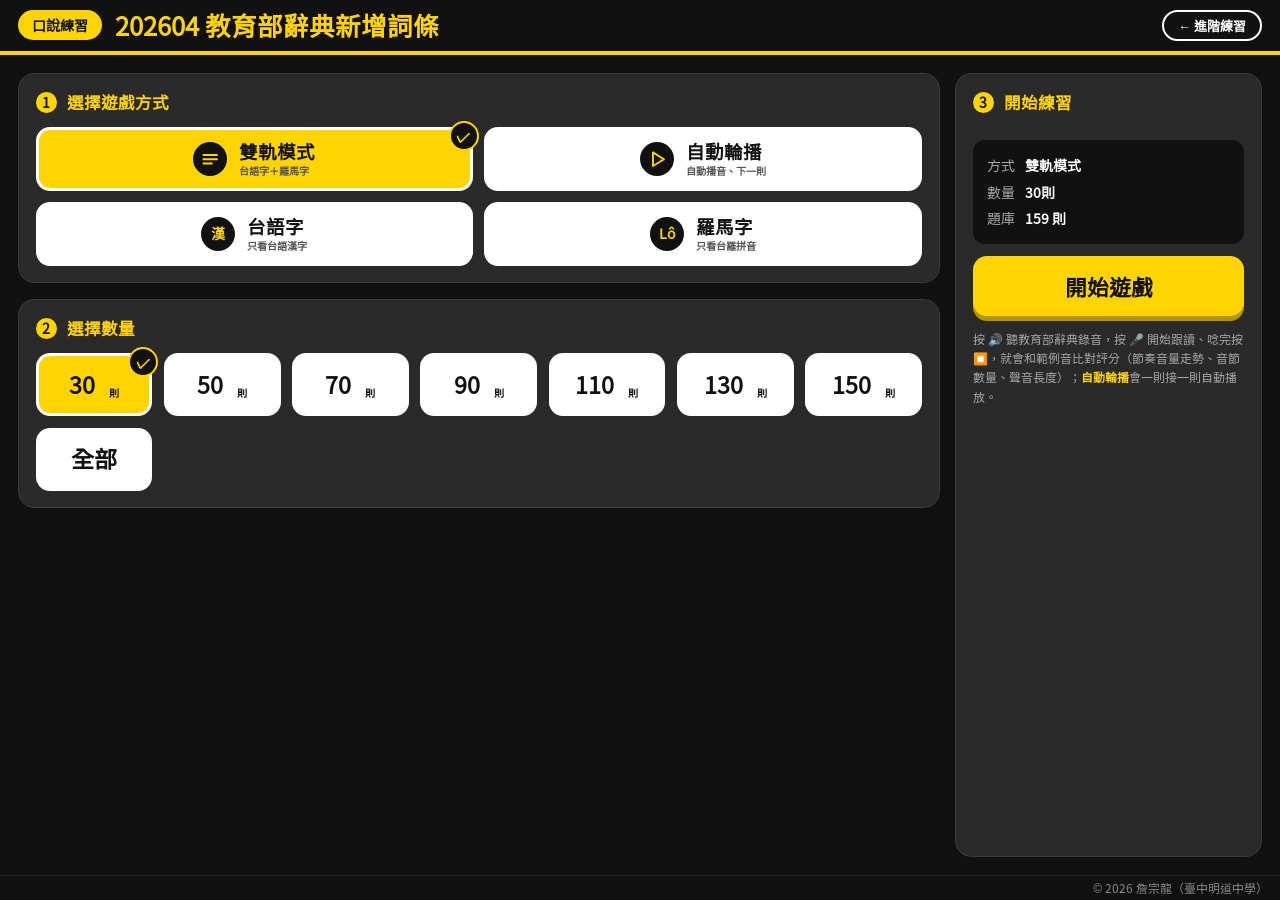
<file: speak/new-202604.html>
<!DOCTYPE html>
<!--
  【著作權聲明】
  202604新增詞條｜進階口說練習 — 進階口說練習：202604 教育部辭典新增詞條（聽辭典錄音、跟讀、自動輪播）
  詞條、俗諺、華語釋義與錄音取自教育部《臺灣台語常用詞辭典》，其著作權屬教育部（CC BY-NC-ND 2.5 TW）；跟讀評分用的範例音為辭典原檔鏡像（ref/，未剪輯改作）。
  字型：豆腐烏 Tauhu Oo 20.05 子集（https://tauhu.tw/ ，SIL Open Font License 1.1，見 fonts/OFL.txt），全站文字一律使用。
  本網頁之程式碼、版面與教案設計 Copyright © 2026 詹宗龍（臺中明道中學）. All rights reserved.
  僅供非營利之教育教學使用；未經著作權人書面授權，不得重製、改作、散布或修改本網頁之全部或一部分。
-->
<html lang="zh-TW">
<head>
<meta charset="UTF-8">
<meta name="viewport" content="width=device-width, initial-scale=1.0, maximum-scale=1.0, user-scalable=no">
<meta name="author" content="詹宗龍（臺中明道中學）">
<meta name="copyright" content="© 2026 詹宗龍（臺中明道中學）。保留一切權利。">
<title>202604新增詞條｜進階口說練習</title>
<link rel="icon" href="data:image/svg+xml,%3Csvg xmlns=%22http://www.w3.org/2000/svg%22 viewBox=%220 0 64 64%22%3E%3Crect width=%2264%22 height=%2264%22 rx=%2212%22 fill=%22%23111%22/%3E%3Crect x=%224%22 y=%224%22 width=%2256%22 height=%2256%22 rx=%2210%22 fill=%22none%22 stroke=%22%23FFD400%22 stroke-width=%224%22/%3E%3Ctext x=%2232%22 y=%2246%22 font-size=%2234%22 font-weight=%22700%22 text-anchor=%22middle%22 fill=%22%23FFD400%22%3E%E9%80%B2%3C/text%3E%3C/svg%3E">
<link rel="preload" href="../fonts/tauhu-site.woff2" as="font" type="font/woff2" crossorigin>
<link rel="stylesheet" href="../fonts/tauhu-site.css">
<link href="https://tauhu.tw/tauhu-oo.css" rel="stylesheet">
<style>
:root{--black:#111111;--yellow:#FFD400;--white:#FFFFFF;--gray:#2A2A2A;--light:#F5F5F5;--muted:#A8A8A8;--ok:#58cc02;--no:#ff4b4b}
*{box-sizing:border-box;-webkit-tap-highlight-color:transparent}
html,body{margin:0;height:100%}
body{background:var(--black);color:var(--white);font-family:"TauhuSite",'tauhu-oo',"Noto Sans TC","Microsoft JhengHei","PingFang TC",sans-serif;
  display:flex;flex-direction:column;overflow:hidden;user-select:none;-webkit-user-select:none}
button,input,select,textarea{font-family:inherit}
/* 標題列 */
.topbar{flex:none;display:flex;align-items:center;gap:clamp(8px,1vw,16px);padding:clamp(8px,1.1vh,14px) clamp(10px,1.4vw,28px);
  background:var(--black);border-bottom:4px solid var(--yellow);min-width:0}
.topbar .cat{flex:none;background:var(--yellow);color:var(--black);font-weight:900;font-size:clamp(13px,1.1vw,20px);padding:5px 14px;border-radius:999px;white-space:nowrap}
.topbar h1{flex:1 1 auto;min-width:0;margin:0;color:var(--yellow);font-weight:900;font-size:clamp(17px,2vw,36px);line-height:1.2;
  white-space:nowrap;overflow:hidden;text-overflow:ellipsis}
.topbar .stat{flex:none;display:none;gap:12px;color:var(--white);font-weight:700;font-size:clamp(13px,1vw,18px);white-space:nowrap}
.topbar .stat b{color:var(--yellow)}
.topbar .home{flex:none;color:var(--white);text-decoration:none;font-weight:700;font-size:clamp(13px,1vw,18px);border:2px solid var(--white);
  border-radius:999px;padding:4px 14px;white-space:nowrap;transition:background .15s,color .15s}
.topbar .home:hover{background:var(--white);color:var(--black)}
.topbar .tbtn{flex:none;border:2px solid var(--yellow);background:transparent;color:var(--yellow);font-weight:700;font-size:clamp(13px,1vw,18px);
  border-radius:999px;padding:4px 14px;cursor:pointer;white-space:nowrap}
.topbar .tbtn:hover{background:var(--yellow);color:var(--black)}
/* 主區 */
#app,#app-container{flex:1 1 auto;min-height:0;position:relative;display:flex;flex-direction:column;width:100%}
/* 入口選單：①②步驟卡＋③操作面板 */
.g-wrap{flex:1 1 auto;min-height:0;display:grid;grid-template-columns:minmax(0,1fr) clamp(260px,24vw,440px);gap:clamp(10px,1.2vw,22px);
  padding:clamp(10px,1.4vw,24px);overflow:auto;width:100%}
.steps{display:flex;flex-direction:column;gap:clamp(10px,1.2vw,22px);min-width:0}
.step,.panel{background:var(--gray);border-radius:16px;padding:clamp(12px,1.3vw,24px);border:1px solid #3a3a3a}
.step h3,.panel h3{display:flex;align-items:center;gap:10px;margin:0 0 clamp(10px,1vw,18px);font-size:clamp(16px,1.3vw,26px);color:var(--yellow)}
.num{flex:none;width:1.5em;height:1.5em;border-radius:50%;background:var(--yellow);color:var(--black);display:grid;place-items:center;font-size:.85em;font-weight:900}
.opts{display:grid;gap:clamp(8px,.9vw,16px)}
.opts.m2{grid-template-columns:repeat(2,minmax(0,1fr))}
.opts.n{grid-template-columns:repeat(auto-fill,minmax(clamp(92px,8.5vw,160px),1fr))}
.opt{position:relative;display:flex;align-items:center;justify-content:center;gap:12px;min-height:clamp(56px,7vh,96px);padding:10px 14px;
  background:var(--white);color:var(--black);border:3px solid var(--white);border-radius:14px;cursor:pointer;font-weight:900;
  font-size:clamp(17px,1.45vw,30px);line-height:1.2;text-align:left;transition:transform .12s,box-shadow .12s;white-space:nowrap}
.opt *{pointer-events:none}
.opt:hover{transform:translateY(-2px);box-shadow:0 6px 14px rgba(0,0,0,.45)}
.opt .ic{flex:none;width:clamp(34px,2.6vw,52px);height:clamp(34px,2.6vw,52px);border-radius:50%;background:var(--black);color:var(--yellow);
  display:grid;place-items:center;font-size:clamp(14px,1.1vw,22px);font-weight:900}
.opt .ic svg{width:60%;height:60%;fill:none;stroke:currentColor;stroke-width:2.2;stroke-linecap:round;stroke-linejoin:round}
.opt .tx small{display:block;font-size:.55em;font-weight:700;color:#555;margin-top:3px;white-space:normal}
.opt .big{font-size:1.25em}.opt .u{font-size:.55em;font-weight:700;margin-left:2px;align-self:flex-end;margin-bottom:.35em}
.opt.sel,.opt.selected{background:var(--yellow);border-color:var(--white)}
.opt.sel::after,.opt.selected::after{content:"✓";position:absolute;top:-9px;right:-9px;width:26px;height:26px;border-radius:50%;background:var(--black);
  color:var(--yellow);display:grid;place-items:center;font-size:15px;font-weight:900;border:2px solid var(--yellow)}
.panel{display:flex;flex-direction:column;gap:clamp(10px,1vw,18px);min-width:0}
.sum{background:var(--black);border-radius:12px;padding:12px 14px;font-size:clamp(14px,1vw,19px);line-height:1.9}
.sum span{color:var(--muted);margin-right:10px}.sum b{color:var(--white)}.sum b.none{color:#777;font-weight:400}
.startbtn{width:100%;border:none;border-radius:14px;background:var(--yellow);color:var(--black);font-weight:900;font-size:clamp(20px,1.7vw,34px);
  padding:clamp(14px,1.6vh,24px) 10px;cursor:pointer;box-shadow:0 5px 0 #b39500;transition:transform .1s}
.startbtn:active{transform:translateY(4px);box-shadow:none}
.startbtn:disabled{background:transparent;color:#777;border:2px dashed #555;box-shadow:none;cursor:default}
.tip{color:var(--muted);font-size:clamp(12px,.9vw,16px);line-height:1.6;margin:0}
.tip b{color:var(--yellow)}
.corner{flex:none;text-align:right;color:#8a8a8a;font-size:12px;padding:3px 12px 4px;background:var(--black);border-top:1px solid #222}
@media (max-width:860px),(orientation:portrait){
  body{overflow:auto}
  .g-wrap{grid-template-columns:1fr;overflow:visible}
  .opts.m2{grid-template-columns:1fr}
}
@media (max-width:640px){
  .topbar{flex-wrap:wrap;row-gap:6px;padding:8px 10px}
  .topbar .cat{order:1}
  .topbar .tbtn{order:2;margin-left:auto}
  .topbar .home{order:3;margin-left:auto}
  .topbar .tbtn~.home{margin-left:0}
  .topbar h1{order:4;flex:1 1 100%;white-space:normal;font-size:clamp(17px,5vw,22px)}
  .topbar .stat{order:5;flex:1 1 100%;justify-content:flex-end;margin-top:-4px}
}
@media (orientation:portrait) and (min-width:600px){.opts.m2{grid-template-columns:repeat(2,minmax(0,1fr))}}
@media (max-height:520px) and (orientation:landscape){.opt{min-height:44px;font-size:17px}.tip{display:none}.g-wrap{padding:8px;grid-template-columns:minmax(0,1fr) 230px}
  .opts.m2{grid-template-columns:repeat(2,minmax(0,1fr))}.step h3,.panel h3{margin-bottom:8px}}

.page{display:none;flex-direction:column;flex:1 1 auto;min-height:0;width:100%}
.page.active{display:flex}
#pg-game{padding:clamp(10px,1.4vw,24px);gap:10px}
.info-bar{display:flex;justify-content:space-between;color:var(--muted);font-size:clamp(13px,1vw,18px);flex:none}
.info-bar span:last-child{color:var(--black);background:var(--yellow);border-radius:999px;padding:2px 12px;font-weight:700}
.card{flex:1 1 auto;min-height:0;display:flex;flex-direction:column;gap:12px;align-items:center;text-align:center;overflow:hidden}
.q-text{flex:none;width:100%;font-weight:900;color:var(--white);font-size:clamp(24px,3.2vw,60px);line-height:1.35}
.sub-tailo{display:block;margin-top:6px;font-size:.6em;color:#d8d8d8;font-weight:700}
.kw{color:var(--yellow);text-decoration:none}
.q-def{flex:1 1 auto;width:100%;overflow-y:auto;display:flex;flex-direction:column;justify-content:center;background:var(--gray);
  border-left:6px solid var(--yellow);border-radius:14px;padding:clamp(12px,1.4vw,24px);color:var(--light);font-size:clamp(17px,1.6vw,30px);line-height:1.55;min-height:90px}
@media (max-height:520px){.card{overflow:visible;flex:none}.q-def{flex:none}#pg-game{min-height:max-content}}
.ctrl-area{flex:none;display:flex;flex-direction:column;align-items:center}
.feed-box{min-height:34px;text-align:center}
.feed-msg{font-weight:900;font-size:clamp(16px,1.3vw,24px)}
.c-ok{color:var(--ok)}.c-no{color:var(--no)}
.ctrl-btns{display:flex;gap:16px;margin:4px 0 6px}
.icon-btn{width:clamp(56px,4.6vw,80px);height:clamp(56px,4.6vw,80px);border-radius:50%;border:3px solid var(--white);background:var(--white);color:var(--black);
  font-size:clamp(24px,2vw,34px);display:flex;justify-content:center;align-items:center;cursor:pointer;box-shadow:0 4px 0 #888;transition:transform .1s}
.icon-btn:active{transform:translateY(3px);box-shadow:none}
.icon-btn.sec{background:var(--yellow);border-color:var(--yellow);box-shadow:0 4px 0 #b39500}
#btn-auto{font-weight:900;color:var(--black)}
.icon-btn.rec{background:var(--no);border-color:var(--no);color:#fff;animation:p 1.5s infinite}
@keyframes p{0%{box-shadow:0 0 0 0 rgba(255,75,75,.7)}70%{box-shadow:0 0 0 14px rgba(0,0,0,0)}100%{box-shadow:0 0 0 0 rgba(0,0,0,0)}}
.nav-bar{flex:none;display:flex;justify-content:space-between;gap:10px;border-top:2px solid #2a2a2a;padding-top:10px}
.nav-btn{border:2px solid #555;background:var(--gray);color:var(--white);border-radius:12px;padding:10px 18px;font-weight:900;cursor:pointer;
  font-size:clamp(15px,1.1vw,20px)}
.nav-btn:hover{border-color:var(--yellow)}
.nav-btn.next{background:var(--yellow);border-color:var(--yellow);color:var(--black)}
.feed-msg a.ev-open{color:var(--yellow);font-size:.85em;white-space:nowrap}
@media (max-width:640px){
  #pg-game{gap:8px;padding:10px 12px}
  .card{overflow-y:auto;gap:10px;justify-content:flex-start}
  .q-text{font-size:clamp(20px,6vw,30px);line-height:1.45}
  .sub-tailo{font-size:.62em;line-height:1.5;margin-top:8px}
  .q-def{flex:1 0 auto;font-size:clamp(16px,4.6vw,20px);min-height:80px}
  .card.has-ev .q-def{flex:none;min-height:0}
  .ev-box{flex:none;overflow:visible}
  .ev-head{gap:8px}.ev-fb{flex:1 1 100%}
  .ev-items{grid-template-columns:1fr max-content;grid-auto-flow:row dense;row-gap:4px}
  .ev-item .n{grid-column:1}.ev-item .s{grid-column:2}.ev-item .d{grid-column:1 / -1;font-size:.9em;margin-top:-4px}
  .ctrl-btns{gap:22px;margin:6px 0 8px}
  .feed-box{min-height:28px;padding:0 4px}
  .feed-msg{font-size:16px;line-height:1.5}
}

.card.has-ev .q-def{flex:0 1 auto;min-height:56px}
.ev-box{flex:0 1 auto;min-height:0;overflow-y:auto;width:100%;display:none;text-align:left;background:var(--white);color:var(--black);border-radius:14px;padding:clamp(10px,1vw,16px) clamp(12px,1.2vw,20px);
  font-size:clamp(14px,1vw,18px);line-height:1.6}
.ev-box.show{display:block}
.ev-head{display:flex;flex-wrap:wrap;align-items:center;gap:10px}
.ev-score{font-size:1.5em;font-weight:900;padding:2px 14px;border-radius:999px;color:#fff;white-space:nowrap}
.ev-score.score-excellent{background:#2f9e44}.ev-score.score-good{background:var(--yellow);color:var(--black)}.ev-score.score-retry{background:#888}
.ev-fb{font-weight:700;flex:1 1 12em}
.ev-play{border:2px solid var(--black);background:var(--black);color:var(--yellow);border-radius:999px;padding:3px 12px;font-weight:700;cursor:pointer;font-size:.95em}
.ev-play:hover{background:var(--yellow);color:var(--black)}
.ev-items{display:grid;grid-template-columns:max-content minmax(0,1fr) max-content;gap:2px 10px;margin-top:8px;padding-top:6px;border-top:1px dashed #ccc;align-items:baseline}
.ev-item{display:contents}.ev-item .n{font-weight:900;white-space:nowrap}.ev-item .d{color:#555}.ev-item .s{font-weight:900;text-align:right;white-space:nowrap}
.lv-ok{color:#2f9e44}.lv-mid{color:#b38f00}.lv-low{color:#c92a2a}
.ev-chart{display:flex;align-items:center;gap:10px;margin-top:6px}
.ev-chart svg{flex:1 1 auto;height:46px;background:#f5f5f5;border:1px solid #ddd;border-radius:8px}
.ev-chart polyline{stroke-width:2;vector-effect:non-scaling-stroke;fill:none}
.ev-chart .ref{stroke:#111;opacity:.55}.ev-chart .rec{stroke:#e6b800}
.ev-leg{font-size:.85em;white-space:nowrap;line-height:1.4}.ev-leg .r1{color:#555}.ev-leg .r2{color:#b38f00;display:block}
.ev-note{margin-top:4px;color:#777;font-size:.8em;line-height:1.5}
@media (max-width:640px){.ev-items{grid-template-columns:max-content minmax(0,1fr) max-content;column-gap:6px}.ev-note{display:none}}
</style>
</head>
<body oncontextmenu="return false;">
<header class="topbar">
  <span class="cat">口說練習</span>
  <h1>202604 教育部辭典新增詞條</h1>
  <a class="home" href="https://sites.google.com/ms.mingdao.edu.tw/tsiam/%E9%80%B2%E9%9A%8E%E7%B7%B4%E7%BF%92" target="_top" onclick="return goHome(this)">← 進階練習</a>
  <script>/* Sites 嵌入框沒有 allow-top-navigation，嵌入時改開新分頁 — © 2026 詹宗龍（臺中明道中學） */
  function goHome(a) { var emb = true; try { emb = window.self !== window.top; } catch (e) {}
    if (emb) { window.open(a.href, '_blank', 'noopener'); return false; } return true; }</script>
</header>
<div id="app">
  <div id="pg-menu" class="page active">
    <div class="g-wrap">
      <div class="steps">
        <section class="step"><h3><span class="num">1</span>選擇遊戲方式</h3>
          <div class="opts m2">
                <div class="opt opt-btn sel" onclick="menu.set('mode', 'dual', this); mdSetMode('雙軌模式')"><span class="ic"><svg viewBox="0 0 24 24"><path d="M4 7h16M4 12h16M4 17h10"/></svg></span><span class="tx">雙軌模式<small>台語字＋羅馬字</small></span></div>
        <div class="opt opt-btn" onclick="menu.set('mode', 'auto', this); mdSetMode('自動輪播')"><span class="ic"><svg viewBox="0 0 24 24"><path d="M7 4l13 8-13 8z"/></svg></span><span class="tx">自動輪播<small>自動播音、下一則</small></span></div>
        <div class="opt opt-btn" onclick="menu.set('mode', 'han', this); mdSetMode('台語字')"><span class="ic">漢</span><span class="tx">台語字<small>只看台語漢字</small></span></div>
        <div class="opt opt-btn" onclick="menu.set('mode', 'tailo', this); mdSetMode('羅馬字')"><span class="ic">Lô</span><span class="tx">羅馬字<small>只看台羅拼音</small></span></div>
          </div></section>
        <section class="step"><h3><span class="num">2</span>選擇數量</h3>
          <div class="opts n">
                <div class="opt opt-btn sel" onclick="menu.set('count', 30, this); mdCount('30則')"><span class="big">30</span><span class="u">則</span></div>
        <div class="opt opt-btn" onclick="menu.set('count', 50, this); mdCount('50則')"><span class="big">50</span><span class="u">則</span></div>
        <div class="opt opt-btn" onclick="menu.set('count', 70, this); mdCount('70則')"><span class="big">70</span><span class="u">則</span></div>
        <div class="opt opt-btn" onclick="menu.set('count', 90, this); mdCount('90則')"><span class="big">90</span><span class="u">則</span></div>
        <div class="opt opt-btn" onclick="menu.set('count', 110, this); mdCount('110則')"><span class="big">110</span><span class="u">則</span></div>
        <div class="opt opt-btn" onclick="menu.set('count', 130, this); mdCount('130則')"><span class="big">130</span><span class="u">則</span></div>
        <div class="opt opt-btn" onclick="menu.set('count', 150, this); mdCount('150則')"><span class="big">150</span><span class="u">則</span></div>
        <div class="opt opt-btn" onclick="menu.set('count', 'all', this); mdCount('全部（159則）')"><span class="big">全部</span></div>
          </div></section>
      </div>
      <aside class="panel"><h3><span class="num">3</span>開始練習</h3>
        <div class="sum"><div><span>方式</span><b id="sum-mode">雙軌模式</b></div><div><span>數量</span><b id="sum-count">30則</b></div><div><span>題庫</span><b>159 則</b></div></div>
        <button class="startbtn" id="md-start" onclick="game.start()">開始遊戲</button>
        <p class="tip">按 <b>🔊</b> 聽教育部辭典錄音，按 <b>🎤</b> 開始跟讀、唸完按 <b>⏹️</b>，就會和範例音比對評分（節奏音量走勢、音節數量、聲音長度）；<b>自動輪播</b>會一則接一則自動播放。</p>
      </aside>
    </div>
  </div>
  <div id="pg-game" class="page">
    <div class="info-bar"><span id="lb-idx"></span><span id="lb-mode"></span></div>
    <div class="card">
      <div id="tx-main" class="q-text"></div>
      <div id="tx-def" class="q-def"></div>
      <div id="ev-box" class="ev-box"></div>
    </div>
    <div class="ctrl-area">
      <div class="feed-box"><div id="fd-msg" class="feed-msg"></div></div>
      <div class="ctrl-btns">
        <div class="icon-btn sec" onclick="game.play()" title="播放">🔊</div>
        <div id="btn-mic" class="icon-btn" onclick="game.rec()" title="錄音">🎤</div>
        <div id="btn-auto" class="icon-btn sec" onclick="game.toggle()" title="暫停/播放" style="display:none; width:auto; padding:0 22px; font-size:1.1rem; border-radius:14px;">暫停</div>
      </div>
    </div>
    <div class="nav-bar">
      <button class="nav-btn" onclick="game.home()">回選單</button>
      <div style="display:flex; gap:10px;">
        <button id="btn-prev" class="nav-btn" onclick="game.nav(-1)" style="visibility:hidden">上一題</button>
        <button class="nav-btn next" onclick="game.nav(1)">下一題</button>
      </div>
    </div>
  </div>
</div>
<div class="corner">© 2026 詹宗龍（臺中明道中學）</div>
<div id="emb-guard" style="display:none;position:fixed;inset:0;z-index:9999;background:#111;color:#fff;flex-direction:column;align-items:center;justify-content:center;gap:18px;padding:20px;text-align:center">
  <div style="font-size:clamp(22px,3vw,40px);font-weight:900;color:#FFD400">請在新分頁練習</div>
  <div style="font-size:clamp(15px,1.4vw,22px);color:#F5F5F5;line-height:1.6">嵌在網站裡的頁面不能使用麥克風，<br>請點下面按鈕，在新分頁開啟這個練習。</div>
  <a id="emb-go" target="_blank" rel="noopener" style="background:#FFD400;color:#111;font-weight:900;font-size:clamp(20px,2vw,32px);padding:16px 40px;border-radius:14px;text-decoration:none;box-shadow:0 5px 0 #b39500">在新分頁開始練習 ↗</a>
</div>
<script>/* 嵌入偵測 — © 2026 詹宗龍（臺中明道中學） */
(function () { var emb = true; try { emb = window.self !== window.top; } catch (e) {}
  if (!emb || location.hash.indexOf('#st=') === 0) return;
  var g = document.getElementById('emb-guard'), a = document.getElementById('emb-go');
  a.href = location.href.split('#')[0]; g.style.display = 'flex'; })();
</script>
<audio id="player"></audio>
<script>
    const db = [
        {id:"1",han:"最近洘旱，致使無水通<b class='kw'>沃田</b>。",tailo:"Tsuè-kīn khó-huānn, tì-sú bô tsuí thang <b class='kw'>ak-tshân</b>.",def:"最近旱災，以致於沒有水可灌溉農田。",audio:"https://sutian.moe.edu.tw/media/senn/mp3/imtong/DS/Yh/29679-1-1.mp3"},
        {id:"2",han:"感冒病毒一直咧進化，<b class='kw'>目今</b>通佮𪜶對抗的法度，就是食食佮睏眠愛正常，較捷運動咧。",tailo:"Kám-mōo pēnn-to̍k it-ti̍t teh tsìn-huà, <b class='kw'>ba̍k-kim</b> thang kah in tuì-khòng ê huat-tōo, tō sī tsia̍h-si̍t kah khùn-bîn ài tsìng-siông, khah tsia̍p ūn-tōng--leh.",def:"感冒病毒持續在進化，現今能跟它們對抗的方法，就是飲食和睡眠要正常，常運動。",audio:"https://sutian.moe.edu.tw/media/senn/mp3/imtong/ML/5b/29822-1-1.mp3"},
        {id:"3",han:"透早洗手面的時，愛會記得提面巾共牢佇<b class='kw'>目墘</b>的目屎膏拭拭咧。",tailo:"Thàu-tsá sé tshiú-bīn ê sî, ài ē-kì-tit the̍h bīn-kin kā tiâu tī <b class='kw'>ba̍k-kînn</b> ê ba̍k-sái-ko tshit-tshit--leh.",def:"早晨盥洗的時候，要記得拿毛巾將黏在眼眶的眼屎擦一擦。",audio:"https://sutian.moe.edu.tw/media/senn/mp3/imtong/D8/01/18128-1-1.mp3"},
        {id:"4",han:"伊的<b class='kw'>目識</b>真好，物件看過就知好䆀。",tailo:"I ê <b class='kw'>ba̍k-sik</b> tsin hó, mi̍h-kiānn khuànn--kuè tō tsai hó bái.",def:"他的鑑別力很好，東西看過就知好壞。",audio:"https://sutian.moe.edu.tw/media/senn/mp3/imtong/Sf/lM/18136-1-1.mp3"},
        {id:"5",han:"欠我的錢愛緊還我，<b class='kw'>欲無</b>，我這個月的厝稅就無錢通納矣。",tailo:"Khiàm--guá ê tsînn ài kín hîng--guá, <b class='kw'>beh-bô</b>, guá tsit kò gue̍h ê tshù-suè tō bô tsînn thang la̍p--ah.",def:"欠我的錢要趕快還給我，否則，我這個月的房租就無法繳了。",audio:"https://sutian.moe.edu.tw/media/senn/mp3/imtong/td/wB/29831-1-1.mp3"},
        {id:"6",han:"水摻傷少，<b class='kw'>米心</b>煮無透，恐驚食了會歹消化。",tailo:"Tsuí tsham siunn tsió, <b class='kw'>bí-sim</b> tsú bô thàu, khióng-kiann tsia̍h-liáu ē pháinn siau-huà.",def:"水加太少，米心沒煮熟，吃了恐怕不好消化。",audio:"https://sutian.moe.edu.tw/media/senn/mp3/imtong/gJ/B7/29860-1-1.mp3"},
        {id:"7",han:"雄雄有一陣猴山仔對樹林內傱出來，伊驚甲<b class='kw'>面慄色</b>，險仔跋跋倒。",tailo:"Hiông-hiông ū tsi̍t tīn kâu-san--á uì tshiū-nâ-lāi tsông--tshut-lâi, i kiann kah <b class='kw'>bīn-lik-sik</b>, hiám-á pua̍h-pua̍h--tó.",def:"突然有一群猴子從樹林裡跑出來，他嚇得臉色大變，差點摔倒。",audio:"https://sutian.moe.edu.tw/media/senn/mp3/imtong/n2/4k/29924-1-1.mp3"},
        {id:"8",han:"伊生做<b class='kw'>武腯</b><b class='kw'>武腯</b>。",tailo:"I senn-tsò <b class='kw'>bú-tún</b>-<b class='kw'>bú-tún</b>.",def:"他長得矮壯結實。",audio:"https://sutian.moe.edu.tw/media/senn/mp3/imtong/5F/MM/29676-1-1.mp3"},
        {id:"9-1",han:"阿媽<b class='kw'>罕得幾時</b>來咱兜，咱規家伙仔做伙陪伊來去四界𨑨迌。",tailo:"A-má <b class='kw'>hán-tit-kuí-sî</b> lâi lán tau, lán kui-ke-hué-á tsò-hué puê i lâi-khì sì-kè tshit-thô.",def:"奶奶難得來我們家，我們全家人一起陪他四處去遊玩。",audio:"https://sutian.moe.edu.tw/media/senn/mp3/imtong/ld/T9/29785-1-1.mp3"},
        {id:"9-2",han:"你<b class='kw'>罕得幾時</b>會當出國去比賽，一定愛好好仔把握。",tailo:"Lí <b class='kw'>hán-tit-kuí-sî</b> ē-tàng tshut-kok khì pí-sài, it-tīng ài hó-hó-á pá-ak.",def:"你難得可以出國去比賽，一定要好好把握。",audio:"https://sutian.moe.edu.tw/media/senn/mp3/imtong/M1/5x/29785-1-2.mp3"},
        {id:"10",han:"原底叫是伊是古意人，料袂到心肝真<b class='kw'>僥雄</b>，無講無呾就共某囝放咧做伊去。",tailo:"Guân-té kiò-sī i sī kóo-ì-lâng, liāu-bē-kàu sim-kuann tsin <b class='kw'>hiau-hiông</b>, bô-kóng-bô-tànn tō kā bóo-kiánn pàng--leh tsò i khì.",def:"原先以為他是老實人，想不到心狠無情，一聲不響就拋妻別子逕自離開。",audio:"https://sutian.moe.edu.tw/media/senn/mp3/imtong/5X/MW/29937-1-1.mp3"},
        {id:"11",han:"這站仔加真<b class='kw'>好氣</b>，進前欠人的數攏清了矣。",tailo:"Tsit-tsām-á ke tsin <b class='kw'>hó-khuì</b>, tsìn-tsîng khiàm--lâng ê siàu lóng tshing-liáu--ah.",def:"這陣子景況好賺了錢，之前欠別人的帳都還清了。",audio:"https://sutian.moe.edu.tw/media/senn/mp3/imtong/vY/u1/29765-1-1.mp3"},
        {id:"12",han:"今仔日中晝足熱的，連一屑仔<b class='kw'>風絲仔</b>都無。",tailo:"Kin-á-ji̍t tiong-tàu tsiok jua̍h--ê, liân tsi̍t-sut-á <b class='kw'>hong-si-á</b> to bô.",def:"今天中午非常熱，連一點微風都沒有。",audio:"https://sutian.moe.edu.tw/media/senn/mp3/imtong/Yd/cg/29912-1-1.mp3"},
        {id:"13-1",han:"阿文仔雖然看著是<b class='kw'>橫肉生</b><b class='kw'>橫肉生</b>，毋過做人真古意。",tailo:"A-bûn--á sui-jiân khuànn tio̍h sī <b class='kw'>huâinn-bah-senn</b> <b class='kw'>huâinn-bah-senn</b>, m̄-koh tsò-lâng tsin kóo-ì.",def:"阿文雖然看起來滿臉橫肉的樣子，但是為人忠厚老實。",audio:"https://sutian.moe.edu.tw/media/senn/mp3/imtong/gG/p4/29864-1-1.mp3"},
        {id:"13-2",han:"生理歹做，閣拄著<b class='kw'>橫肉生</b>的𨑨迌仔來收保護費，排擔仔的人只好目屎吞腹內。",tailo:"Sing-lí pháinn-tsò, koh tú-tio̍h <b class='kw'>huâinn-bah-senn</b> ê tshit-thô-á lâi siu pó-hōo-huì, pâi tànn-á ê lâng tsí-hó ba̍k-sái thun pak-lāi.",def:"生意難做，又遇到惡形惡狀的小流氓來收保護費，攤商只好把眼淚往肚子裡吞。",audio:"https://sutian.moe.edu.tw/media/senn/mp3/imtong/NH/AU/29864-2-1.mp3"},
        {id:"14",han:"做人若是無原則，往往會<b class='kw'>犯人欹</b>。",tailo:"Tsò-lâng nā-sī bô guân-tsik, íng-íng ē <b class='kw'>huān-lâng-khia</b>.",def:"做人如果沒有原則，往往會受人批評。",audio:"https://sutian.moe.edu.tw/media/senn/mp3/imtong/Ia/z5/18104-1-1.mp3"},
        {id:"15",han:"咱<b class='kw'>歲數</b>有矣，食食就愛較注意咧。",tailo:"Lán <b class='kw'>huè-sòo</b> ū--ah, tsia̍h-si̍t tō ài khah tsù-ì--leh.",def:"咱們歲數大了，飲食就要多注意些。",audio:"https://sutian.moe.edu.tw/media/senn/mp3/imtong/uF/eb/29507-1-1.mp3"},
        {id:"16",han:"聽候人攏<b class='kw'>會齊</b>了後，咱就隨通起行囉！",tailo:"Thìng-hāu lâng lóng <b class='kw'>huē-tsê</b> liáu-āu, lán tō suî thang khí-kiânn--looh!",def:"等人都到齊後，我們就可以出發囉！",audio:"https://sutian.moe.edu.tw/media/senn/mp3/imtong/M8/Vg/19291-1-1.mp3"},
        {id:"17",han:"你的穿插和這改活動的主題有<b class='kw'>應伨</b>。",tailo:"Lí ê tshīng-tshah hām tsit kái ua̍h-tāng ê tsú-tê ū <b class='kw'>ìn-thīn</b>.",def:"你的穿著與這次的活動主題很合適。",audio:"https://sutian.moe.edu.tw/media/senn/mp3/imtong/jU/xy/29889-1-1.mp3"},
        {id:"18",han:"這尾魚有影好食，肉質<b class='kw'>幼膩</b>，攏袂粗絲。",tailo:"Tsit bué hî ū-iánn hó-tsia̍h, bah-tsit <b class='kw'>iù-jī</b>, lóng bē tshoo-si.",def:"這條魚非常好吃，肉質細嫩，都不粗糙。",audio:"https://sutian.moe.edu.tw/media/senn/mp3/imtong/Dq/qj/18098-1-1.mp3"},
        {id:"19-1",han:"伊無洗手就欲拈物件來食，有夠歹<b class='kw'>樣相</b>。",tailo:"I bô sé tshiú tō beh ni mi̍h-kiānn lâi tsia̍h, ū-kàu pháinn <b class='kw'>iūnn-siùnn</b>.",def:"他不洗手就要拿東西吃，樣子真難看。",audio:"https://sutian.moe.edu.tw/media/senn/mp3/imtong/55/V7/29913-1-1.mp3"},
        {id:"19-2",han:"這間公司的產品<b class='kw'>樣相</b>攏袂䆀。",tailo:"Tsit king kong-si ê sán-phín <b class='kw'>iūnn-siùnn</b> lóng bē-bái.",def:"這家公司的產品形態都不錯。",audio:"https://sutian.moe.edu.tw/media/senn/mp3/imtong/lf/eo/29913-1-2.mp3"},
        {id:"20",han:"伊寫大字的<b class='kw'>字骨</b>，誠成顏真卿。",tailo:"I siá tuā-jī ê <b class='kw'>jī-kut</b>, tsiânn sîng Gân Tsin-khing.",def:"他寫書法的字體，很像顏真卿。",audio:"https://sutian.moe.edu.tw/media/senn/mp3/imtong/G4/Ht/29919-1-1.mp3"},
        {id:"21",han:"伊<b class='kw'>甲若</b>無想欲讀電機，你就莫共逼矣。",tailo:"I <b class='kw'>kah-nā</b> bô siūnn-beh tha̍k tiān-ki, lí tō mài kā pik--ah.",def:"他既然不想讀電機，你就別逼他了。",audio:"https://sutian.moe.edu.tw/media/senn/mp3/imtong/A2/WU/29514-1-1.mp3"},
        {id:"22-1",han:"這層代誌佮你無<b class='kw'>干礙</b>，你上好恬恬，莫表示意見。",tailo:"Tsit tsân tāi-tsì kah lí bô <b class='kw'>kan-gāi</b>, lí siōng-hó tiām-tiām, mài piáu-sī ì-kiàn.",def:"這件事跟你毫不相干，你最好不作聲，別表示意見。",audio:"https://sutian.moe.edu.tw/media/senn/mp3/imtong/ql/IP/29690-1-1.mp3"},
        {id:"22-2",han:"囡仔的食食著愛較斟酌咧，若無，會<b class='kw'>干礙</b>著伊轉大人。",tailo:"Gín-á ê tsia̍h-si̍t tio̍h-ài khah tsim-tsiok--leh, nā-bô, ē <b class='kw'>kan-gāi</b>-tio̍h i tńg-tuā-lâng.",def:"孩子的飲食要注意，否則，會影響他的成長。",audio:"https://sutian.moe.edu.tw/media/senn/mp3/imtong/bV/6x/29690-2-1.mp3"},
        {id:"23-1",han:"你物件鎮甲規塗跤，揣無<b class='kw'>跤路</b>通好過。",tailo:"Lí mi̍h-kiānn tìn kah kui thôo-kha, tshuē-bô <b class='kw'>kha-lōo</b> thang-hó kuè.",def:"你東西擱得滿地都是，找不到路可走。",audio:"https://sutian.moe.edu.tw/media/senn/mp3/imtong/VE/B9/29875-1-1.mp3"},
        {id:"23-2",han:"這站仔<b class='kw'>跤路</b>荏，無才調𬦰山。",tailo:"Tsit-tsām-á <b class='kw'>kha-lōo</b> lám, bô tsâi-tiāu peh-suann.",def:"這陣子腳力差，無法爬山。",audio:"https://sutian.moe.edu.tw/media/senn/mp3/imtong/Dh/Xp/29875-2-1.mp3"},
        {id:"24",han:"伊心情袂䆀的時陣，會那唱歌那搖<b class='kw'>尻川花</b>。",tailo:"I sim-tsîng bē-bái ê sî-tsūn, ē ná tshiùnn-kua ná iô <b class='kw'>kha-tshng-hue</b>.",def:"他心情不錯的時候，會邊哼歌邊搖屁股。",audio:"https://sutian.moe.edu.tw/media/senn/mp3/imtong/1N/Lo/29941-1-1.mp3"},
        {id:"25",han:"人加減攏會有<b class='kw'>欠點</b>，無彼號十全的。",tailo:"Lâng ke-kiám lóng ē ū <b class='kw'>khiàm-tiám</b>, bô hit-lō tsa̍p-tsn̂g--ê.",def:"人多少都會有缺點，沒有十全十美的。",audio:"https://sutian.moe.edu.tw/media/senn/mp3/imtong/HB/td/17984-1-1.mp3"},
        {id:"26",han:"昨暝大地動，眾人驚甲<b class='kw'>起跤踉</b>，干焦伊醉甲毋知人，實在真了然！",tailo:"Tsa-mê tuā tē-tāng, tsìng-lâng kiann kah <b class='kw'>khí-kha-lōng</b>, kan-na i tsuì kah m̄-tsai-lâng, si̍t-tsāi tsin liáu-jiân!",def:"昨晚發生大地震，大家驚嚇到拔腿狂奔，只有他醉到不醒人事，真是丟人！",audio:"https://sutian.moe.edu.tw/media/senn/mp3/imtong/H7/Ga/29262-1-1.mp3"},
        {id:"27",han:"這堆菝仔三斤<b class='kw'>起起</b>，你若毋信，會使捾去磅仔遐閣秤一改。",tailo:"Tsit tui pua̍t-á sann kin <b class='kw'>khí-khí</b>, lí nā m̄ sìn, ē-sái kuānn-khì pōng-á hia koh tshìn--tsi̍t-kái.",def:"這堆番石榴足足三斤，你若不信，可以提去磅秤那裡再秤一次。",audio:"https://sutian.moe.edu.tw/media/senn/mp3/imtong/V4/Tx/29902-1-1.mp3"},
        {id:"28",han:"看著阿公遮爾仔<b class='kw'>輕健</b>咧運動，逐家攏真歡喜。",tailo:"Khuànn-tio̍h a-kong tsiah-nī-á <b class='kw'>khin-kiānn</b> teh ūn-tōng, ta̍k-ke lóng tsin huann-hí.",def:"看到爺爺這麼的輕爽靈活在運動，大家都很高興。",audio:"https://sutian.moe.edu.tw/media/senn/mp3/imtong/vI/mS/29823-1-1.mp3"},
        {id:"29",han:"遮的竹筍食了<b class='kw'>苦尾</b><b class='kw'>苦尾</b>。",tailo:"Tsia-ê tik-sún tsia̍h-liáu <b class='kw'>khóo-bué</b>-<b class='kw'>khóo-bué</b>.",def:"這些竹筍吃完帶點苦味。",audio:"https://sutian.moe.edu.tw/media/senn/mp3/imtong/zS/6G/29916-1-1.mp3"},
        {id:"30",han:"聽著𪜶後生出車禍煞過身去的消息，伊感覺誠<b class='kw'>苦痛</b>。",tailo:"Thiann-tio̍h in hāu-senn tshut tshia-hō suah kuè-sin--khì ê siau-sit, i kám-kak tsiânn <b class='kw'>khóo-thàng</b>.",def:"聽到他兒子出車禍竟然往生的消息，他感到很悲痛。",audio:"https://sutian.moe.edu.tw/media/senn/mp3/imtong/cB/7y/30281-1-1.mp3"},
        {id:"31",han:"你毋通遐<b class='kw'>屈強</b>，人好喙咧講，咱著愛加減聽。",tailo:"Lí m̄-thang hiah <b class='kw'>khut-kiông</b>, lâng hó-tshuì teh kóng, lán tio̍h-ài ke-kiám thiann.",def:"你不要那麼倔強，人家好言相勸，我們就要多少聽聽看。",audio:"https://sutian.moe.edu.tw/media/senn/mp3/imtong/Ut/k3/29892-1-1.mp3"},
        {id:"32-1",han:"阿芬的<b class='kw'>枝骨</b>瘦閣躼，誠適合穿旗袍呢！",tailo:"A-hun ê <b class='kw'>ki-kut</b> sán koh lò, tsiânn sik-ha̍p tshīng kî-phâu--neh!",def:"阿芬的骨架瘦又高，很適合穿旗袍呢！",audio:"https://sutian.moe.edu.tw/media/senn/mp3/imtong/SP/8Z/29923-1-1.mp3"},
        {id:"32-2",han:"你莫看這枝雨傘舊舊，<b class='kw'>枝骨</b>猶真勇咧。",tailo:"Lí mài khuànn tsit ki hōo-suànn kū-kū, <b class='kw'>ki-kut</b> iáu tsin ióng--leh.",def:"你不要看這把雨傘舊舊的，骨架還很堅固呢。",audio:"https://sutian.moe.edu.tw/media/senn/mp3/imtong/vi/54/29923-2-1.mp3"},
        {id:"33",han:"這陣的疫情閣來會變啥款袂按得，<b class='kw'>驚見</b>湠足久的，逐家愛有心理準備。",tailo:"Tsit-tsūn ê i̍k-tsîng koh lâi ē piàn siánn-khuán bē-àn--tit, <b class='kw'>kiann-kìnn</b> thuànn tsiok kú--ê, ta̍k-ke ài ū sim-lí tsún-pī.",def:"目前的疫情接下來會變成什麼樣子很難掌握，恐怕會擴散得很久，大家要有心理準備。",audio:"https://sutian.moe.edu.tw/media/senn/mp3/imtong/ne/WC/29804-1-1.mp3"},
        {id:"34-1",han:"我搬來臺中都也幾若月日矣，毋過連臺中國家歌劇院都毋捌<b class='kw'>行跤到</b>咧。",tailo:"Guá puann-lâi Tâi-tiong to iā kuí-nā gue̍h-ji̍t--ah, m̄-koh liân Tâi-tiong Kok-ka Kua-kio̍k-īnn to m̄ bat <b class='kw'>kiânn-kha-kàu</b>--leh.",def:"我搬來臺中都已經好幾個月了，不過連臺中國家歌劇院都還不曾造訪過。",audio:"https://sutian.moe.edu.tw/media/senn/mp3/imtong/u5/4s/29846-1-1.mp3"},
        {id:"34-2",han:"伊生理失敗了後，進前不時來相揣的朋友煞攏無人閣<b class='kw'>行跤到</b>。",tailo:"I sing-lí sit-pāi liáu-āu, tsìn-tsîng put-sî lâi sio-tshuē ê pîng-iú suah lóng bô lâng koh <b class='kw'>kiânn-kha-kàu</b>.",def:"他經商失敗後，之前常常來找他的朋友卻都沒有人再到他家來。",audio:"https://sutian.moe.edu.tw/media/senn/mp3/imtong/Ri/ia/29846-2-1.mp3"},
        {id:"35",han:"像伊遐爾<b class='kw'>驕頭</b>，敢揣會著真心欲佮伊交陪的朋友？",tailo:"Tshiūnn i hiah-nī <b class='kw'>kiau-thâu</b>, kám tshuē ē tio̍h tsin-sim beh kah i kau-puê ê pîng-iú?",def:"像他那麼驕傲，找得到真心跟他交往的朋友嗎？",audio:"https://sutian.moe.edu.tw/media/senn/mp3/imtong/BI/03/29927-1-1.mp3"},
        {id:"36-1",han:"時間咧過是真緊，你若無較<b class='kw'>緊猛</b>咧，是會袂赴通交貨。",tailo:"Sî-kan teh kuè sī tsin kín, lí nā bô khah <b class='kw'>kín-mé</b>--leh, sī ē bē-hù thang kau-huè.",def:"時間過得很快，你動作要是不快點，是會來不及交貨的。",audio:"https://sutian.moe.edu.tw/media/senn/mp3/imtong/iM/oX/29866-1-1.mp3"},
        {id:"36-2",han:"毋通閣趖矣，你著較<b class='kw'>緊猛</b>咧，無會袂赴車幫。",tailo:"M̄-thang koh sô--ah, lí tio̍h khah <b class='kw'>kín-mé</b>--leh, bô ē bē-hù tshia-pang.",def:"不要再拖拖拉拉了，你得加快腳步，不然趕不上車。",audio:"https://sutian.moe.edu.tw/media/senn/mp3/imtong/WK/hm/29866-1-2.mp3"},
        {id:"37-1",han:"見若上台講話，伊就驚甲<b class='kw'>勼勼圇圇</b>。",tailo:"Kiàn-nā tsiūnn-tâi kóng-uē, i tō kiann kah <b class='kw'>kiu-kiu-lun-lun</b>.",def:"每次上台說話，他就嚇得畏畏縮縮。",audio:"https://sutian.moe.edu.tw/media/senn/mp3/imtong/fW/ql/29684-1-1.mp3"},
        {id:"37-2",han:"做生理若<b class='kw'>勼勼圇圇</b>，機會就會予人先提去。",tailo:"Tsò-sing-lí nā <b class='kw'>kiu-kiu-lun-lun</b>, ki-huē tō ē hōo lâng sing the̍h--khì.",def:"做生意如果猶豫不決，就會被別人搶得先機。",audio:"https://sutian.moe.edu.tw/media/senn/mp3/imtong/d7/lS/29684-2-1.mp3"},
        {id:"38-1",han:"伊的面貌、皮肉誠<b class='kw'>光生</b>，嶄然好看。",tailo:"I ê bīn-māu, phuê-bah tsiânn <b class='kw'>kng-senn</b>, tsám-jiân hó-khuànn.",def:"他的面容、皮膚很光滑，頗為好看。",audio:"https://sutian.moe.edu.tw/media/senn/mp3/imtong/fx/Ik/29938-1-1.mp3"},
        {id:"38-2",han:"你共這領皺襞襞的衫提去熨予較<b class='kw'>光生</b>咧。",tailo:"Lí kā tsit niá jiâu-phé-phé ê sann the̍h-khì ut hōo khah <b class='kw'>kng-senn</b>--leh.",def:"你把這件皺巴巴的衣服拿去燙平一下。",audio:"https://sutian.moe.edu.tw/media/senn/mp3/imtong/XL/q3/29938-2-1.mp3"},
        {id:"38-3",han:"這條路誠<b class='kw'>光生</b>。",tailo:"Tsit tiâu lōo tsiânn <b class='kw'>kng-senn</b>.",def:"這條路很平坦。",audio:"https://sutian.moe.edu.tw/media/senn/mp3/imtong/NT/0j/29938-2-2.mp3"},
        {id:"38-4",han:"伊的厝整理甲誠<b class='kw'>光生</b>。",tailo:"I ê tshù tsíng-lí kah tsiânn <b class='kw'>kng-senn</b>.",def:"他的房子整理得很乾淨。",audio:"https://sutian.moe.edu.tw/media/senn/mp3/imtong/Xw/hw/29938-3-1.mp3"},
        {id:"39-1",han:"咱里長真關心里民的安全，逐工早起攏來這个路口<b class='kw'>顧路</b>，鬥指揮交通。",tailo:"Lán lí-tiúnn tsin kuan-sim lí-bîn ê an-tsuân, ta̍k-kang tsá-khí lóng lâi tsit ê lōo-kháu <b class='kw'>kòo-lōo</b>, tàu tsí-hui kau-thong.",def:"我們里長很關心里民的安全，每天早上都來這個路口看顧路況，協助指揮交通。",audio:"https://sutian.moe.edu.tw/media/senn/mp3/imtong/kM/Te/29786-1-1.mp3"},
        {id:"39-2",han:"阿爸駛車駛甲半中途，車煞雄雄袂行，今著暫時佇遮<b class='kw'>顧路</b>矣。",tailo:"A-pah sái-tshia sái kah puànn-tiong-tôo, tshia suah hiông-hiông bē kiânn, tann tio̍h tsiām-sî tī tsia <b class='kw'>kòo-lōo</b>--ah.",def:"爸爸開車開到半路，車子卻突然拋錨，如今得暫時留在這裡待援了。",audio:"https://sutian.moe.edu.tw/media/senn/mp3/imtong/OI/AR/29786-2-1.mp3"},
        {id:"40",han:"聽老大人講：「食豬跤麵線會當<b class='kw'>過運</b>，共歹運踢甲遠遠遠」。",tailo:"Thiann lāu-tuā-lâng kóng, “Tsia̍h ti-kha-mī-suànn ē-tàng <b class='kw'>kuè-ūn</b>, kā pháinn-ūn that kah hn̋g-hn̄g-hn̄g”.",def:"聽老人家說：「吃豬腳麵線可以去霉運，把不好的運氣踢得遠遠的」。",audio:"https://sutian.moe.edu.tw/media/senn/mp3/imtong/Lj/Ba/29772-1-1.mp3"},
        {id:"41",han:"你這个<b class='kw'>落肉</b>的，功課又閣袂記得紮矣是無？",tailo:"Lí tsit ê <b class='kw'>lak-bah</b>--ê, kong-khò iū-koh bē-kì-tit tsah--ah sī--bô?",def:"你這個冒失鬼，功課是不是又忘了帶了？",audio:"https://sutian.moe.edu.tw/media/senn/mp3/imtong/R3/pi/29928-1-1.mp3"},
        {id:"42-1",han:"荔枝規捾的一斤五十箍，<b class='kw'>落米仔</b>俗俗仔賣，算你二十就好。",tailo:"Nāi-tsi kui kuānn--ê tsi̍t kin gōo-tsa̍p khoo, <b class='kw'>lak-bí-á</b> sio̍k-sio̍k-á bē, sǹg lí jī-tsa̍p tō hó.",def:"荔枝整串的一斤五十元，脫果的就便宜的賣，算你二十就好。",audio:"https://sutian.moe.edu.tw/media/senn/mp3/imtong/zF/Ls/29796-1-1.mp3"},
        {id:"42-2",han:"遮的<b class='kw'>落米仔</b>，見擺都綴袂著陣。",tailo:"Tsia-ê <b class='kw'>lak-bí-á</b>, kiàn-pái to tuè bē tio̍h tīn.",def:"這些落隊的人，每次都跟不上大家。",audio:"https://sutian.moe.edu.tw/media/senn/mp3/imtong/hH/fv/29796-2-1.mp3"},
        {id:"43-1",han:"阿媽真𠢕縛粽，無親像阮攏縛甲<b class='kw'>落粽</b>去，真正猶未出師。",tailo:"A-má tsin gâu pa̍k tsàng, bô tshin-tshiūnn guán lóng pa̍k kah <b class='kw'>làu-tsàng</b>--khì, tsin-tsiànn iáu-buē tshut-sai.",def:"奶奶很會包粽子，不像我們都包得鬆鬆散散，實在還沒學成。",audio:"https://sutian.moe.edu.tw/media/senn/mp3/imtong/fj/2u/30279-1-1.mp3"},
        {id:"43-2",han:"等咧有人客欲來，咱衫著穿予撆紮，才袂看著<b class='kw'>落粽</b><b class='kw'>落粽</b>。",tailo:"Tán--leh ū lâng-kheh beh lâi, lán sann tio̍h tshīng hōo pih-tsah, tsiah bē khuànn tio̍h <b class='kw'>làu-tsàng</b>-<b class='kw'>làu-tsàng</b>.",def:"待會有客人來訪，我們的穿著必須整齊，才不會看起來很邋遢。",audio:"https://sutian.moe.edu.tw/media/senn/mp3/imtong/6P/Bb/30279-2-1.mp3"},
        {id:"44",han:"你實在真<b class='kw'>落坐</b>，佮你出門定會無紮這、無紮彼。",tailo:"Lí si̍t-tsāi tsin <b class='kw'>làu-tshe̍h</b>, kah lí tshut-mn̂g tiānn ē bô tsah tse, bô tsah he.",def:"你真的很散漫，跟你出門老是會忘了帶這、忘了帶那。",audio:"https://sutian.moe.edu.tw/media/senn/mp3/imtong/eL/2J/29816-1-1.mp3"},
        {id:"45",han:"今仔日實在真翕熱，佇外口行無偌久，隨就<b class='kw'>流汗糝滴</b>。",tailo:"Kin-á-ji̍t si̍t-tsāi tsin hip-jua̍h, tī guā-kháu kiânn bô-guā-kú, suî tō <b class='kw'>lâu-kuānn-sám-tih</b>.",def:"今天實在很悶熱，在外面走沒多久，馬上就汗流浹背。",audio:"https://sutian.moe.edu.tw/media/senn/mp3/imtong/G7/eU/20060-1-1.mp3"},
        {id:"46",han:"這擺的買賣，本錢<b class='kw'>掠外</b>，猶趁有兩成。",tailo:"Tsit pái ê bé-bē, pún-tsînn <b class='kw'>lia̍h-guā</b>, iáu thàn ū nn̄g siânn.",def:"這次的買賣，本錢除外，還賺了兩成利潤。",audio:"https://sutian.moe.edu.tw/media/senn/mp3/imtong/hD/ga/29792-1-1.mp3"},
        {id:"47",han:"<b class='kw'>鐮𠠝仔</b>有齒，用來割稻仔真好用。",tailo:"<b class='kw'>Liâm-li̍k-á</b> ū khí, iōng-lâi kuah-tiū-á tsin hó-iōng.",def:"鐮刀有鋸齒，用來割稻子很好用。",audio:"https://sutian.moe.edu.tw/media/senn/mp3/imtong/94/iC/29691-1-1.mp3"},
        {id:"48-1",han:"伊彼領衫的手䘼尾<b class='kw'>裂線綴</b>去，用針線共伊紩紩咧就好矣。",tailo:"I hit niá sann ê tshiú-ńg-bué <b class='kw'>li̍h-suànn-tsuē</b>--khì, īng tsiam-suànn kā i thīnn-thīnn--leh tō hó--ah.",def:"他那件衣服的袖口縫線斷裂，用針線把它縫一縫就好了。",audio:"https://sutian.moe.edu.tw/media/senn/mp3/imtong/vp/YC/29934-1-1.mp3"},
        {id:"48-2",han:"裙抑是褲跤若<b class='kw'>裂線綴</b>去，就愛用車仔共布邊車予伊好勢，才通閣穿。",tailo:"Kûn ia̍h-sī khòo-kha nā <b class='kw'>li̍h-suànn-tsuē</b>--khì, tō ài iōng tshia-á kā pòo-pinn tshia hōo i hó-sè, tsiah thang koh tshīng.",def:"裙子或褲管如果縫線斷裂了，就要用縫紉機把布料邊緣縫住固定，才能再穿。",audio:"https://sutian.moe.edu.tw/media/senn/mp3/imtong/xs/Cf/29934-1-2.mp3"},
        {id:"49",han:"伊不時佇市場歹販仔，欲共人收保護費，看著警察來欲掠伊，面隨<b class='kw'>慄色</b>。",tailo:"I put-sî tī tshī-tiûnn pháinn huàn-á, beh kā lâng siu pó-hōo-huì, khuànn-tio̍h kíng-tshat lâi beh lia̍h--i, bīn suî <b class='kw'>lik-sik</b>.",def:"他常在市場對攤販惡言相向，要跟人收保護費，看到警察要來抓他，臉立刻恐懼失色。",audio:"https://sutian.moe.edu.tw/media/senn/mp3/imtong/2i/se/29899-1-1.mp3"},
        {id:"50-1",han:"退休了後一工<b class='kw'>躼躼長</b>，愛加減揣寡代誌來做才袂無議量。",tailo:"Thè-hiu liáu-āu tsi̍t kang <b class='kw'>lò-lò-tn̂g</b>, ài ke-kiám tshuē kuá tāi-tsì lâi tsò tsiah bē bô-gī-niū.",def:"退休以後一天好漫長，要多少找些事情來做才不會無聊。",audio:"https://sutian.moe.edu.tw/media/senn/mp3/imtong/IF/Oy/29794-1-1.mp3"},
        {id:"50-2",han:"你話講甲<b class='kw'>躼躼長</b>，我是聽甲霧嗄嗄，捎無重點。",tailo:"Lí uē kóng kah <b class='kw'>lò-lò-tn̂g</b>, guá sī thiann kah bū-sà-sà, sa-bô tiōng-tiám.",def:"你話說得太冗長，我聽得一頭霧水，抓不到重點。",audio:"https://sutian.moe.edu.tw/media/senn/mp3/imtong/js/3A/29794-2-1.mp3"},
        {id:"50-3",han:"彼間麭店見都猶未開市，等欲買麭的人就佇外口排甲<b class='kw'>躼躼長</b>，生理有影真交易。",tailo:"Hit king pháng-tiàm kiàn to iáu-buē khui-tshī, tán beh bé pháng ê lâng tō tī guā-kháu pâi kah <b class='kw'>lò-lò-tn̂g</b>, sing-lí ū-iánn tsin ka-ia̍h.",def:"那間麵包店每次都還沒開門營業，外頭等著買麵包的人就已經大排長龍了，生意可以說是非常好。",audio:"https://sutian.moe.edu.tw/media/senn/mp3/imtong/Dp/7o/29794-3-1.mp3"},
        {id:"51",han:"聽著空襲警報，逐家起跤走咧<b class='kw'>踉</b>。",tailo:"Thiann-tio̍h khong-si̍p kíng-pò, ta̍k-ke khí-kha tsáu leh <b class='kw'>lōng</b>.",def:"聽到防空警報，大家起身狂奔。",audio:"https://sutian.moe.edu.tw/media/senn/mp3/imtong/SK/hg/29805-1-1.mp3"},
        {id:"52-1",han:"彼軀衫媠是有媠啦！毋過我穿著傷<b class='kw'>閬曠</b>，實在袂合軀。",tailo:"Hit su sann suí sī ū suí--lah! M̄-koh guá tshīng tio̍h siunn <b class='kw'>lòng-khòng</b>, si̍t-tsāi bē ha̍h-su.",def:"那件衣服漂亮是漂亮，不過我穿起來太寬鬆了，真不合適。",audio:"https://sutian.moe.edu.tw/media/senn/mp3/imtong/Fl/Di/29880-1-1.mp3"},
        {id:"52-2",han:"𪜶兜埕斗真<b class='kw'>閬曠</b>，有法度停五、六台車。",tailo:"In tau tiânn-táu tsin <b class='kw'>lòng-khòng</b>, ū-huat-tōo thîng gōo, la̍k tâi tshia.",def:"他們家庭院很寬廣，有辦法停五、六台車。",audio:"https://sutian.moe.edu.tw/media/senn/mp3/imtong/0X/wB/29880-2-1.mp3"},
        {id:"53-1",han:"駛車若拄著<b class='kw'>凹窩</b>，速度愛較慢咧，車較袂損著，坐的人嘛較快活。",tailo:"Sái-tshia nā tú-tio̍h <b class='kw'>nah-o</b>, sok-tōo ài khah bān--leh, tshia khah bē sńg--tio̍h, tsē ê lâng mā khah khuìnn-ua̍h.",def:"開車經過窪地，要放慢速度，車子較不受損，坐車的人也比較舒服。",audio:"https://sutian.moe.edu.tw/media/senn/mp3/imtong/6m/Ql/29803-1-1.mp3"},
        {id:"53-2",han:"麵粉佮水的比例若下無好勢，拄烘好的雞卵糕隨就會<b class='kw'>凹窩</b>落去。",tailo:"Mī-hún kah tsuí ê pí-lē nā hē bô hó-sè, tú hang-hó ê ke-nn̄g-ko suî tō ē <b class='kw'>nah-o</b>--lo̍h-khì.",def:"如果麵粉和水的比例不恰當，剛烤好的蛋糕馬上就會凹陷下去。",audio:"https://sutian.moe.edu.tw/media/senn/mp3/imtong/NQ/8M/29803-2-1.mp3"},
        {id:"54-1",han:"頂擺你共我壘的錢若<b class='kw'>若甲</b>無才調還，無你就提你彼坵田來拄。",tailo:"Tíng-pái lí kā guá luí ê tsînn <b class='kw'>nā-kah</b> bô tsâi-tiāu hîng, bô lí tō the̍h lí hit khu tshân lâi tú.",def:"上次你跟我借的錢既然無法返還，不然你就拿你那塊田地來抵債。",audio:"https://sutian.moe.edu.tw/media/senn/mp3/imtong/bk/Jz/29515-1-1.mp3"},
        {id:"54-2",han:"生理<b class='kw'>若甲</b>做會起來，一定袂枵飢失頓。",tailo:"Sing-lí <b class='kw'>nā-kah</b> tsò ē khí--lâi, it-tīng bē iau-ki-sit-tǹg.",def:"生意如果做得起來，肯定不會三餐不繼。",audio:"https://sutian.moe.edu.tw/media/senn/mp3/imtong/lh/Xx/29515-2-1.mp3"},
        {id:"55",han:"彼个囡仔予𪜶阿爸罵了，就佇遐<b class='kw'>怏頓</b>規晡久毋準煞。",tailo:"Hit ê gín-á hōo in a-pah mē-liáu, tō tī hia <b class='kw'>ǹg-tǹg</b> kui-poo-kú m̄ tsún suah.",def:"那位小孩被爸爸責罵之後，就在那怏怏不悅不肯罷休。",audio:"https://sutian.moe.edu.tw/media/senn/mp3/imtong/JP/Pk/29814-1-1.mp3"},
        {id:"56",han:"伊食物件攏<b class='kw'>貓仔食</b>，莫怪遐爾瘦。",tailo:"I tsia̍h mi̍h-kiānn lóng <b class='kw'>niau-á-tsia̍h</b>, bo̍k-kuài hiah-nī sán.",def:"他的食量小，怪不得那麼瘦。",audio:"https://sutian.moe.edu.tw/media/senn/mp3/imtong/Pk/z3/29375-1-1.mp3"},
        {id:"57",han:"伊性地較<b class='kw'>貓毛</b>，閣誠𠢕拖沙，代誌定定去予延著，真正袂呵咾得。",tailo:"I sìng-tē khah <b class='kw'>niau-mn̂g</b>, koh tsiânn gâu thua-sua, tāi-tsì tiānn-tiānn khì hōo tshiân--tio̍h, tsin-tsiànn bē-o-ló--tit.",def:"他個性比較不乾脆，而且很會拖拖拉拉，事情常常都被延宕很久，實在令人不敢恭維。",audio:"https://sutian.moe.edu.tw/media/senn/mp3/imtong/ap/r3/28185-1-1.mp3"},
        {id:"58-1",han:"阿公講伊這站仔有去泅水、𬦰山，筋骨並以早加真<b class='kw'>軟略</b>。",tailo:"A-kong kóng i tsit-tsām-á ū khì siû-tsuí, peh-suann, kin-kut phīng í-tsá ke tsin <b class='kw'>nńg-lio̍h</b>.",def:"爺爺說他這陣子都在游泳、爬山，筋骨比以前柔軟很多。",audio:"https://sutian.moe.edu.tw/media/senn/mp3/imtong/IP/ec/29894-1-1.mp3"},
        {id:"58-2",han:"下晡日花仔較<b class='kw'>軟略</b>矣，咱會當出來去行行踅踅咧。",tailo:"Ē-poo ji̍t-hue-á khah <b class='kw'>nńg-lio̍h</b>--ah, lán ē-tàng tshut-lâi-khì kiânn-kiânn se̍h-se̍h--leh.",def:"下午陽光較為和煦，我們可以出去走走晃晃。",audio:"https://sutian.moe.edu.tw/media/senn/mp3/imtong/sl/t9/29894-2-1.mp3"},
        {id:"59",han:"這馬是男女平等的時代，查埔查某會當<b class='kw'>平坐徛</b>。",tailo:"Tsit-má sī lâm-lí pîng-tíng ê sî-tāi, tsa-poo tsa-bóo ē-tàng <b class='kw'>pênn-tsē-khiā</b>.",def:"現在是男女平等的時代，男女能夠平起平坐。",audio:"https://sutian.moe.edu.tw/media/senn/mp3/imtong/zM/34/29883-1-1.mp3"},
        {id:"60",han:"天拄<b class='kw'>拍殕光</b>，伊就去菜市仔排擔矣，實在誠辛苦。",tailo:"Thinn tú <b class='kw'>phah-phú-kng</b>, i tō khì tshài-tshī-á pâi-tànn--ah, si̍t-tsāi tsiânn sin-khóo.",def:"天剛亮，他就去菜市場擺攤了，實在很辛苦。",audio:"https://sutian.moe.edu.tw/media/senn/mp3/imtong/3m/LW/27599-1-1.mp3"},
        {id:"61",han:"彼个人真<b class='kw'>歹心行</b>，弄狗相咬害人冤家。",tailo:"Hit ê lâng tsin <b class='kw'>pháinn-sim-hīng</b>, lōng-káu-sio-kā hāi lâng uan-ke.",def:"那個人心地很壞，挑撥別人害他們吵架。",audio:"https://sutian.moe.edu.tw/media/senn/mp3/imtong/Tv/sw/29773-1-1.mp3"},
        {id:"62",han:"伊一下入門就<b class='kw'>歹衝衝</b>，毋知是咧歹啥？",tailo:"I tsi̍t-ē ji̍p-mn̂g tō <b class='kw'>pháinn-tshìng-tshìng</b>, m̄ tsai sī teh pháinn siannh?",def:"他一進門就怒氣沖沖，不知道在生什麼氣？",audio:"https://sutian.moe.edu.tw/media/senn/mp3/imtong/iN/JJ/29386-1-1.mp3"},
        {id:"63-1",han:"伊愛咬指甲的歹<b class='kw'>癖鼻</b>，對做囡仔到今都改袂掉。",tailo:"I ài kā tsíng-kah ê pháinn <b class='kw'>phiah-phīnn</b>, uì tsò gín-á kàu-tann to kái bē tiāu.",def:"他愛咬指甲的壞習性，從小到大都改不掉。",audio:"https://sutian.moe.edu.tw/media/senn/mp3/imtong/cV/g1/29769-1-1.mp3"},
        {id:"63-2",han:"伊較好<b class='kw'>癖鼻</b>，毋才逐家攏愛佮伊鬥陣做工課。",tailo:"I khah hó <b class='kw'>phiah-phīnn</b>, m̄-tsiah ta̍k-ke lóng ài kah i tàu-tīn tsò khang-khuè.",def:"他的脾氣很好，所以大家都喜歡跟他在一起工作。",audio:"https://sutian.moe.edu.tw/media/senn/mp3/imtong/4o/BP/29769-2-1.mp3"},
        {id:"64",han:"走江湖的人無愛予外人知影𪜶咧講啥，互相之間攏會講<b class='kw'>僻話</b>。",tailo:"Tsáu-kang-ôo ê lâng bô ài hōo guā-lâng tsai-iánn in teh kóng siannh, hōo-siong tsi-kan lóng ē kóng <b class='kw'>phiah-uē</b>.",def:"跑江湖的人不想讓外人知道他們在說什麼，相互之間都會說隱語。",audio:"https://sutian.moe.edu.tw/media/senn/mp3/imtong/LI/cT/29830-1-1.mp3"},
        {id:"65-1",han:"這條袚鍊予阿弟仔耍甲<b class='kw'>袚袚</b>，欲掛愛先敨開。",tailo:"Tsit tiâu phua̍h-liān hōo a-tī-á sńg kah <b class='kw'>phua̍h-phua̍h</b>, beh kuà ài sing tháu--khui.",def:"這條項鍊被弟弟玩到打結，要戴得先解開。",audio:"https://sutian.moe.edu.tw/media/senn/mp3/imtong/pD/rz/29925-1-1.mp3"},
        {id:"65-2",han:"伊出車禍傷著頭殼，這馬頭腦定定<b class='kw'>袚袚</b>，講話反起反倒。",tailo:"I tshut tshia-hō siong-tio̍h thâu-khak, tsit-má thâu-náu tiānn-tiānn <b class='kw'>phua̍h-phua̍h</b>, kóng-uē huán-khí-huán-tó.",def:"他出車禍傷到頭部，現在常常腦袋不清，說話反反覆覆。",audio:"https://sutian.moe.edu.tw/media/senn/mp3/imtong/pq/Mq/29925-2-1.mp3"},
        {id:"66-1",han:"這改的工程咱著<b class='kw'>胚命</b>落去做，才有才調準時完工。",tailo:"Tsit kái ê kang-tîng lán tio̍h <b class='kw'>phue-miā</b> lo̍h-khì tsò, tsiah ū tsâi-tiāu tsún-sî uân-kang.",def:"這次的工程我們要拼命去做，才能夠準時完工。",audio:"https://sutian.moe.edu.tw/media/senn/mp3/imtong/S4/E5/29896-1-1.mp3"},
        {id:"66-2",han:"毋管火燒厝的現場有偌危險，消防隊的兄弟仝款<b class='kw'>胚命</b>咧拍火、救人。",tailo:"M̄-kuán hué-sio-tshù ê hiān-tiûnn ū guā guî-hiám, siau-hông-tuī ê hiann-tī kāng-khuán <b class='kw'>phue-miā</b> teh phah-hué, kiù-lâng.",def:"無論火災現場有多麼危險，消防隊員依然冒死滅火、救人。",audio:"https://sutian.moe.edu.tw/media/senn/mp3/imtong/VF/mW/29896-2-1.mp3"},
        {id:"67-1",han:"伊今仔日的穿插不止仔奅，連衫仔褲的色水嘛<b class='kw'>配搭</b>甲誠出擢。",tailo:"I kin-á-ji̍t ê tshīng-tshah put-tsí-á phānn, liân sann-á-khòo ê sik-tsuí mā <b class='kw'>phuè-tah</b> kah tsiânn tshut-tioh.",def:"他今天的穿著很時髦，連衣褲的色澤都搭配得很出色。",audio:"https://sutian.moe.edu.tw/media/senn/mp3/imtong/E9/n9/29932-1-1.mp3"},
        {id:"67-2",han:"兩个人伨頭弄獅的時陣，獅頭愛和獅尾<b class='kw'>配搭</b>甲真四序，才袂重耽去。",tailo:"Nn̄g ê lâng thīn-thâu lāng-sai ê sî-tsūn, sai-thâu ài hām sai-bué <b class='kw'>phuè-tah</b> kah tsin sù-sī, tsiah bē tîng-tânn--khì.",def:"兩個人搭檔舞獅的時候，負責獅頭和獅尾的人要配合得很合拍，才不會出差錯。",audio:"https://sutian.moe.edu.tw/media/senn/mp3/imtong/zX/Iu/29932-2-1.mp3"},
        {id:"68-1",han:"你是偌久無食矣？無哪會一睏仔就<b class='kw'>噼</b>三碗飯。",tailo:"Lí sī guā-kú bô tsia̍h--ah? Bô ná ē tsi̍t-khùn-á tō <b class='kw'>piah</b> sann uánn pn̄g.",def:"你是多久沒吃了？不然怎麼一下子就囫圇吞了三碗飯。",audio:"https://sutian.moe.edu.tw/media/senn/mp3/imtong/bf/ES/29766-1-1.mp3"},
        {id:"68-2",han:"伊真好膽，連公家的錢嘛敢<b class='kw'>噼</b><b class='kw'>噼</b>去。",tailo:"I tsin hó-tánn, liân kong-ka ê tsînn mā kánn <b class='kw'>piah</b>-<b class='kw'>piah</b>--khì.",def:"他實在有夠大膽，連政府的錢都敢貪。",audio:"https://sutian.moe.edu.tw/media/senn/mp3/imtong/Re/Df/29766-2-1.mp3"},
        {id:"69",han:"伊佇工地做粗工，日頭跤舞都無三下手就<b class='kw'>拚重汗</b>矣，有影無輕鬆。",tailo:"I tī kang-tē tsò tshoo-kang, ji̍t-thâu-kha bú to bô sann-ē-tshiú tō <b class='kw'>piànn-tāng-kuānn</b>--ah, ū-iánn bô khin-sang.",def:"他在工地做粗活，大太陽底下做不到兩三下就已汗流浹背了，著實不輕鬆。",audio:"https://sutian.moe.edu.tw/media/senn/mp3/imtong/Dd/Mo/29771-1-1.mp3"},
        {id:"70",han:"一个政府若違背民意，<b class='kw'>變天</b>嘛是緊縒慢的代誌。",tailo:"Tsi̍t ê tsìng-hú nā uî-puē bîn-ì, <b class='kw'>piàn-thian</b> mā sī kín-tsua̍h-bān ê tāi-tsì.",def:"一個政府若違背民意，改朝換代也是早晚的事情。",audio:"https://sutian.moe.edu.tw/media/senn/mp3/imtong/k3/Nd/29884-1-1.mp3"},
        {id:"71",han:"欲<b class='kw'>變天</b>矣，出門著紮雨傘。",tailo:"Beh <b class='kw'>piàn-thinn</b>--ah, tshut-mn̂g tio̍h tsah hōo-suànn.",def:"天氣要轉壞了，出門要帶雨傘。",audio:"https://sutian.moe.edu.tw/media/senn/mp3/imtong/tJ/LN/19708-1-1.mp3"},
        {id:"72-1",han:"有孝爸母，天地就有<b class='kw'>補所</b>。",tailo:"Iú-hàu pē-bú, thinn-tē tō ū <b class='kw'>póo-sóo</b>.",def:"孝順父母，老天爺會有所回報。",audio:"https://sutian.moe.edu.tw/media/senn/mp3/imtong/Kc/Cp/29904-1-1.mp3"},
        {id:"72-2",han:"有食就有<b class='kw'>補所</b>。",tailo:"Ū tsia̍h tō ū <b class='kw'>póo-sóo</b>.",def:"有東西吃對身體有助益。",audio:"https://sutian.moe.edu.tw/media/senn/mp3/imtong/Fj/CQ/29904-2-1.mp3"},
        {id:"73",han:"咱生理才拄開始，你煞雄雄喝欲拆股，今<b class='kw'>半上路下</b>是欲按怎收煞？",tailo:"Lán sing-lí tsiah tú khai-sí, lí suah hiông-hiông huah beh thiah-kóo, tann <b class='kw'>puànn-tsiūnn-lōo-ē</b> sī beh án-tsuánn siu-suah?",def:"咱們的生意才剛開始，你卻突然說要拆夥，現在做到中途該怎麼收尾？",audio:"https://sutian.moe.edu.tw/media/senn/mp3/imtong/XP/kN/19757-1-1.mp3"},
        {id:"74",han:"阮阿母再三交代，囡仔性愛改，毋通磕袂著就<b class='kw'>撒體</b>，才袂顧人怨。",tailo:"Guán a-bú tsài-sann kau-tài, gín-á-sìng ài kái, m̄-thang kha̍p-bē-tio̍h tō <b class='kw'>sāi-thái</b>, tsiah bē kòo-lâng-uàn.",def:"我媽媽再三交代，孩子氣的壞習性要改，不可以動不動就鬧情緒，才不會惹人怨。",audio:"https://sutian.moe.edu.tw/media/senn/mp3/imtong/cF/Y2/29099-1-1.mp3"},
        {id:"75",han:"衫仔櫥久無僥振動，內底加減攏會<b class='kw'>生菇閬殕</b>。",tailo:"Sann-á-tû kú bô hiau tín-tāng, lāi-té ke-kiám lóng ē <b class='kw'>senn-koo-làng-phú</b>.",def:"衣櫥久未翻動，裡面難免會發霉。",audio:"https://sutian.moe.edu.tw/media/senn/mp3/imtong/2h/Ss/29886-1-1.mp3"},
        {id:"76",han:"攑籐條<b class='kw'>篠</b>尻川，尻川百面烏青凝血。",tailo:"Gia̍h tîn-tiâu <b class='kw'>siāu</b> kha-tshng, kha-tshng pah-bīn oo-tshenn gîng-hueh.",def:"拿籐條抽打屁股，屁股保證瘀血。",audio:"https://sutian.moe.edu.tw/media/senn/mp3/imtong/JN/g3/17113-1-1.mp3"},
        {id:"77",han:"阿爸欲去上班，<b class='kw'>乘紲</b>載我去學校上課。",tailo:"A-pah beh khì siōng-pan, <b class='kw'>sīng-suà</b> tsài guá khì ha̍k-hāu siōng-khò.",def:"爸爸要去上班，順便載我去學校上課。",audio:"https://sutian.moe.edu.tw/media/senn/mp3/imtong/cq/io/29820-1-1.mp3"},
        {id:"78",han:"伊見講攏無影無跡的代誌，這馬閣佇遐咧<b class='kw'>死炸</b>矣。",tailo:"I kiàn kóng lóng bô-iánn-bô-tsiah ê tāi-tsì, tsit-má koh tī hia teh <b class='kw'>sí-tsuànn</b>--ah.",def:"他每次說的都是沒有根據的事情，現在又在那裡鬼扯了。",audio:"https://sutian.moe.edu.tw/media/senn/mp3/imtong/kO/8r/29897-1-1.mp3"},
        {id:"79",han:"我欲去揣阮阿舅，伊拄好出去矣，兩个就按呢<b class='kw'>相捽路</b>無相搪。",tailo:"Guá beh khì tshuē guán a-kū, i tú-hó tshut--khì--ah, nn̄g ê tsiū-án-ne <b class='kw'>sio-sut-lōo</b> bô sio-tn̄g.",def:"我要去找舅舅，他正好出門了，兩個就這樣錯身而過沒遇到對方。",audio:"https://sutian.moe.edu.tw/media/senn/mp3/imtong/m7/OM/29783-1-1.mp3"},
        {id:"80-1",han:"出頭就<b class='kw'>損角</b>。",tailo:"Tshut-thâu tō <b class='kw'>sńg-kak</b>.",def:"凡事為首者多少都會有所犧牲。",audio:"https://sutian.moe.edu.tw/media/senn/mp3/imtong/UF/ce/29944-1-1.mp3"},
        {id:"80-2",han:"欲做一个地方的頭人，生成較會<b class='kw'>損角</b>。",tailo:"Beh tsò tsi̍t ê tē-hng ê thâu-lâng, senn-sîng khah ē <b class='kw'>sńg-kak</b>.",def:"想當地方上的要人，自然會惹上一些是非。",audio:"https://sutian.moe.edu.tw/media/senn/mp3/imtong/eO/Xr/29944-1-2.mp3"},
        {id:"81-1",han:"彼兩兄弟<b class='kw'>隨人</b>了後，毋知為著啥物代誌煞罕得來去。",tailo:"Hit nn̄g hiann-tī <b class='kw'>suî-lâng</b> liáu-āu, m̄ tsai uī-tio̍h siánn-mih tāi-tsì suah hán-tit lâi-khì.",def:"那兩兄弟分家以後，不知為了什麼事情卻少有往來。",audio:"https://sutian.moe.edu.tw/media/senn/mp3/imtong/DA/Bj/29887-1-1.mp3"},
        {id:"81-2",han:"日頭赤焱焱，<b class='kw'>隨人</b>顧性命。",tailo:"Ji̍t-thâu tshiah-iānn-iānn, <b class='kw'>suî-lâng</b> kòo sènn-miā.",def:"太陽熾熱，大家各自設法保命。形容人遇到患難，以顧全自己為先。",audio:"https://sutian.moe.edu.tw/media/senn/mp3/imtong/6K/dH/29887-2-1.mp3"},
        {id:"82",han:"伊<b class='kw'>逐不時</b>走來阮庄裡，揣人行棋。",tailo:"I <b class='kw'>ta̍k-put-sî</b> tsáu-lâi guán tsng--lí, tshuē lâng kiânn-kî.",def:"他經常跑到我們村子，找人下棋。",audio:"https://sutian.moe.edu.tw/media/senn/mp3/imtong/6w/70/29812-1-1.mp3"},
        {id:"83-1",han:"伊送我的是今年茶葉比賽著冠軍的<b class='kw'>頭坎</b>茶。",tailo:"I sàng--guá--ê sī kin-nî tê-hio̍h pí-sài tio̍h kuan-kun ê <b class='kw'>thâu-khám</b> tê.",def:"他送我的是今年茶葉比賽得冠軍的頭等茶。",audio:"https://sutian.moe.edu.tw/media/senn/mp3/imtong/Bz/Bv/29930-1-1.mp3"},
        {id:"83-2",han:"阿翔讀冊誠拍拚閣頂真，較加伊的成績攏是排<b class='kw'>頭坎</b>的。",tailo:"A-siông tha̍k-tsheh tsiânn phah-piànn koh tíng-tsin, khah-ke i ê sîng-tsik lóng sī pâi <b class='kw'>thâu-khám</b>--ê.",def:"阿翔讀書很認真又仔細，也難怪他的成績總是排第一的。",audio:"https://sutian.moe.edu.tw/media/senn/mp3/imtong/K8/AR/29930-2-1.mp3"},
        {id:"84-1",han:"你食酒了後閣敢駛車，有影是<b class='kw'>頭毛試火</b>，攏毋驚會出代誌。",tailo:"Lí tsia̍h-tsiú liáu-āu koh kánn sái-tshia, ū-iánn sī <b class='kw'>thâu-mn̂g-tshì-hué</b>, lóng m̄ kiann ē tshut-tāi-tsì.",def:"你酒後還敢開車，真的是不知死活，都不怕會出事。",audio:"https://sutian.moe.edu.tw/media/senn/mp3/imtong/O3/zA/29767-1-1.mp3"},
        {id:"84-2",han:"明知影食毒是違法的，伊猶原<b class='kw'>頭毛試火</b>，偷偷仔買來食。",tailo:"Bîng tsai-iánn tsia̍h-to̍k sī uî-huat--ê, i iu-guân <b class='kw'>thâu-mn̂g-tshì-hué</b>, thau-thau-á bé-lâi tsia̍h.",def:"明知道吸毒是違法的，他依舊以身試法，偷偷買來吃。",audio:"https://sutian.moe.edu.tw/media/senn/mp3/imtong/Ew/aY/29767-1-2.mp3"},
        {id:"85-1",han:"以早阮兜飼足濟<b class='kw'>頭牲仔</b>，毋但有雞仔，閣有鴨仔，阮放學轉到厝攏愛鬥飼。",tailo:"Í-tsá guán tau tshī tsiok tsē <b class='kw'>thâu-senn-á</b>, m̄-nā ū ke-á, koh ū ah-á, guán pàng-o̍h tńg kàu tshù lóng ài tàu tshī.",def:"以前我家飼養很多家禽，不只有雞，還有鴨，我們放學回家都要幫忙餵養。",audio:"https://sutian.moe.edu.tw/media/senn/mp3/imtong/H1/Ha/29935-1-1.mp3"},
        {id:"85-2",han:"厝裡若有飼<b class='kw'>頭牲仔</b>，年冬月節才有便便的雞鴨仔通拜神明祖先，就免另外閣開錢去買。",tailo:"Tshù--lí nā ū tshī <b class='kw'>thâu-senn-á</b>, nî-tang-gue̍h-tseh tsiah ū piān-piān ê ke-ah-á thang pài sîn-bîng tsóo-sian, tō bián līng-guā koh khai-tsînn khì bé.",def:"家裡如有飼養家禽，逢年過節就有雞鴨可以拜神明祖先，不必再花錢去買。",audio:"https://sutian.moe.edu.tw/media/senn/mp3/imtong/cJ/WD/29935-1-2.mp3"},
        {id:"86",han:"𪜶兩人互相扶持，是人人欣羨的<b class='kw'>頭對</b>。",tailo:"In nn̄g lâng hōo-siong hû-tshî, sī lâng-lâng him-siān ê <b class='kw'>thâu-tuì</b>.",def:"他們兩人互相扶持，是人人稱羨的夫婦。",audio:"https://sutian.moe.edu.tw/media/senn/mp3/imtong/DP/yJ/29789-1-1.mp3"},
        {id:"87",han:"阿媽炊的菜頭粿<b class='kw'>裼食</b>就好，攏免搵料，滋味有夠讚的。",tailo:"A-má tshue ê tshài-thâu-kué <b class='kw'>theh-tsia̍h</b> tō hó, lóng bián ùn-liāu, tsu-bī ū-kàu tsán--ê.",def:"奶奶做的蘿蔔糕單吃就好，都不用沾醬，滋味真夠好。",audio:"https://sutian.moe.edu.tw/media/senn/mp3/imtong/I6/KK/29797-1-1.mp3"},
        {id:"88",han:"𪜶兩兄弟仔為著小可仔代誌煞來<b class='kw'>拆破面</b>，實在誠毋值！",tailo:"In nn̄g hiann-tī-á uī-tio̍h sió-khuá-á tāi-tsì suah lâi <b class='kw'>thiah-phuà-bīn</b>, si̍t-tsāi tsiânn m̄-ta̍t!",def:"他們兄弟倆為了一些小事竟然撕破臉，實在很不值得！",audio:"https://sutian.moe.edu.tw/media/senn/mp3/imtong/lm/jD/29851-1-1.mp3"},
        {id:"89",han:"厝裡無愛的物件提去<b class='kw'>討捔</b>，較袂鎮地。",tailo:"Tshù--lí bô ài ê mi̍h-kiānn the̍h-khì <b class='kw'>thó-ka̍k</b>, khah bē tìn-tè.",def:"家裡不要的東西拿去丟掉，才不會占地方。",audio:"https://sutian.moe.edu.tw/media/senn/mp3/imtong/4M/eW/29835-1-1.mp3"},
        {id:"90-1",han:"欲扞數就愛較<b class='kw'>點陳</b>咧，錢額千萬毋通拂重耽去。",tailo:"Beh huānn-siàu tō ài khah <b class='kw'>tiám-tîn</b>--leh, tsînn-gia̍h tshian-bān m̄-thang hut tîng-tânn--khì.",def:"要管理帳務就要仔細一點，金額千萬不要弄錯。",audio:"https://sutian.moe.edu.tw/media/senn/mp3/imtong/fG/Df/29905-1-1.mp3"},
        {id:"90-2",han:"伊去店裡定一軀套裝，吩咐師傅著做較<b class='kw'>點陳</b>咧，按呢穿著毋才會合軀閣撆紮。",tailo:"I khì tiàm--lí tiānn tsi̍t su thò-tsong, huan-hù sai-hū tio̍h tsò khah <b class='kw'>tiám-tîn</b>--leh, án-ne tshīng tio̍h m̄-tsiah ē ha̍h-su koh pih-tsah.",def:"他去店裡訂製一套套裝，吩咐師傅得做得細緻一些，這樣穿起來才會合身又整齊。",audio:"https://sutian.moe.edu.tw/media/senn/mp3/imtong/Cf/AL/29905-2-1.mp3"},
        {id:"91",han:"恁老師講你是為你好，你也敢共伊<b class='kw'>頂</b>。",tailo:"Lín lāu-su kóng--lí sī uī lí hó, lí iā kánn kā i <b class='kw'>tiánn</b>.",def:"你們老師批評你是為你好，你也敢頂撞他。",audio:"https://sutian.moe.edu.tw/media/senn/mp3/imtong/Px/SK/29942-1-1.mp3"},
        {id:"92",han:"恁查某囝嫁去佇遐爾<b class='kw'>窵遠</b>的所在，欲轉來一逝嘛真僫。",tailo:"Lín tsa-bóo-kiánn kè-khì tī hiah-nī <b class='kw'>tiàu-uán</b> ê sóo-tsāi, beh tńg--lâi--tsi̍t-tsuā mā tsin oh.",def:"你女兒嫁到那麼遙遠的地方，要回來一趟也很難。",audio:"https://sutian.moe.edu.tw/media/senn/mp3/imtong/dz/cb/29903-1-1.mp3"},
        {id:"93",han:"伊<b class='kw'>在來</b>上班都攏真準時，最近哪會定定袂赴？",tailo:"I <b class='kw'>tsāi-lâi</b> siōng-pan to lóng tsin tsún-sî, tsuè-kīn ná ē tiānn-tiānn bē-hù?",def:"他向來上班都很準時，最近為什麼常常遲到？",audio:"https://sutian.moe.edu.tw/media/senn/mp3/imtong/4N/TE/29852-1-1.mp3"},
        {id:"94-1",han:"以早甘蔗欲剉起來製糖的進前，會先共甘蔗尾的箬仔攏<b class='kw'>斬</b>起來飼牛。",tailo:"Í-tsá kam-tsià beh tshò khí-lâi tsè thn̂g ê tsìn-tsîng, ē sing kā kam-tsià-bué ê ha̍h-á lóng <b class='kw'>tsánn</b> khí-lâi tshī gû.",def:"早期甘蔗要砍下來製糖之前，都會先將甘蔗尾端的葉子砍下來餵牛。",audio:"https://sutian.moe.edu.tw/media/senn/mp3/imtong/hZ/8W/15756-1-1.mp3"},
        {id:"94-2",han:"伊攏毋認真做工課，干焦想欲共人<b class='kw'>斬</b>稻仔尾。",tailo:"I lóng m̄ jīn-tsin tsò khang-khuè, kan-na siūnn-beh kā lâng <b class='kw'>tsánn</b> tiū-á-bué.",def:"他都不認真做事，只想收割別人的成果。",audio:"https://sutian.moe.edu.tw/media/senn/mp3/imtong/OX/Jm/15756-1-2.mp3"},
        {id:"95-1",han:"我後禮拜就欲考試矣，阮小弟閣不時來共我<b class='kw'>吵班</b>，實在接載伊袂牢。",tailo:"Guá āu lé-pài tō beh khó-tshì--ah, guán sió-tī koh put-sî lâi kā guá <b class='kw'>tshá-pan</b>, si̍t-tsāi tsih-tsài i bē tiâu.",def:"我下周就要考試了，我弟弟還不時來打擾，實在受不了他。",audio:"https://sutian.moe.edu.tw/media/senn/mp3/imtong/aT/qd/29901-1-1.mp3"},
        {id:"95-2",han:"阮厝裡彼三个<b class='kw'>吵班</b>，逐不時都吵甲厝蓋強強欲夯去。",tailo:"Guán tshù--lí hit sann ê <b class='kw'>tshá-pan</b>, ta̍k-put-sî to tshá kah tshù-kuà kiōng-kiōng beh giâ--khì.",def:"我們家裡那三個愛吵鬧的小孩，不時吵鬧到屋頂都快被掀掉了。",audio:"https://sutian.moe.edu.tw/media/senn/mp3/imtong/Pi/Mk/29901-2-1.mp3"},
        {id:"96",han:"這站仔攏無落雨，<b class='kw'>田塗</b>予日頭曝甲焦涸涸。",tailo:"Tsit-tsām-á lóng bô lo̍h-hōo, <b class='kw'>tshân-thôo</b> hōo ji̍t-thâu pha̍k kah ta-khok-khok.",def:"這陣子都沒有下雨，田裡的土壤被太陽曬得乾巴巴的。",audio:"https://sutian.moe.edu.tw/media/senn/mp3/imtong/xL/mQ/29837-1-1.mp3"},
        {id:"97",han:"伊牽師仔透底攏袂<b class='kw'>藏步</b>。",tailo:"I khan sai-á thàu-té lóng bē <b class='kw'>tshàng-pōo</b>.",def:"他教授徒弟一向都不會藏私。",audio:"https://sutian.moe.edu.tw/media/senn/mp3/imtong/bK/5j/29939-1-1.mp3"},
        {id:"98",han:"嬰仔的尿苴仔敢無換？無<b class='kw'>臭尿破羶</b>哪會遮爾重？",tailo:"Enn-á ê jiō-tsū-á kám bô uānn? Bô <b class='kw'>tshàu-jiō-phuà-hiàn</b> ná ē tsiah-nī tāng?",def:"嬰兒的尿布難道沒換嗎？不然尿騷味怎麼會這麼濃？",audio:"https://sutian.moe.edu.tw/media/senn/mp3/imtong/hA/3D/28460-1-1.mp3"},
        {id:"99",han:"伊跋倒躄落去塗跤，額頭有<b class='kw'>生傷</b>，愛緊消毒糊藥仔，才袂發炎。",tailo:"I pua̍h-tó phih lo̍h-khì thôo-kha, hia̍h-thâu ū <b class='kw'>tshenn-siong</b>, ài kín siau-to̍k kôo io̍h-á, tsiah bē huat-iām.",def:"他跌倒臉朝下仆倒在地，額頭有新的傷口，要趕緊消毒擦藥，才不會發炎。",audio:"https://sutian.moe.edu.tw/media/senn/mp3/imtong/3I/TD/29833-1-1.mp3"},
        {id:"100",han:"走這條線的公車，<b class='kw'>車逝</b>真少。",tailo:"Tsáu tsit tiâu suànn ê kong-tshia, <b class='kw'>tshia-tsuā</b> tsin tsió.",def:"跑這條路線的公車，車班很少。",audio:"https://sutian.moe.edu.tw/media/senn/mp3/imtong/hh/5O/29832-1-1.mp3"},
        {id:"101",han:"旺伯仔看著里長𤆬阿雄欲來會失禮，即時共這陣人<b class='kw'>請佮辭</b>，叫𪜶毋免入門。",tailo:"Ōng peh--á khuànn-tio̍h lí-tiúnn tshuā A-hiông beh lâi huē-sit-lé, tsik-sî kā tsit tīn lâng <b class='kw'>tshiánn-kah-sî</b>, kiò in m̄-bián ji̍p-mn̂g.",def:"旺伯看到里長帶阿雄要來道歉，立即婉轉而堅定的拒絕他們，叫他們不用進門。",audio:"https://sutian.moe.edu.tw/media/senn/mp3/imtong/yk/Af/29906-1-1.mp3"},
        {id:"102",han:"我足喙焦，食麵的時湯啉了，閣請頭家𣁳寡<b class='kw'>清湯</b>予我。",tailo:"Guá tsiok tshuì-ta, tsia̍h mī ê sî thng lim-liáu, koh tshiánn thâu-ke khat kuá <b class='kw'>tshing-thng</b> hōo--guá.",def:"我口好渴，吃麵的時候把湯喝完，又請老闆舀些清湯給我。",audio:"https://sutian.moe.edu.tw/media/senn/mp3/imtong/JL/Dj/30282-1-1.mp3"},
        {id:"103",han:"臺灣西爿的<b class='kw'>縱貫</b>公路就是人定咧講的臺一線省道。",tailo:"Tâi-uân sai-pîng ê <b class='kw'>tshiong-kuàn</b> kong-lōo tō sī lâng tiānn teh kóng ê Tâi-it-suànn Síng-tō.",def:"臺灣西邊的縱貫公路就是大家常說的臺一線省道。",audio:"https://sutian.moe.edu.tw/media/senn/mp3/imtong/33/rl/29854-1-1.mp3"},
        {id:"104",han:"伊這站仔定定加班，電腦用傷久，<b class='kw'>手節</b>毋但搐搐疼閣略仔腫腫。",tailo:"I tsit-tsām-á tiānn-tiānn ka-pan, tiān-náu iōng siunn kú, <b class='kw'>tshiú-tsat</b> m̄-nā tiuh-tiuh thiànn koh lio̍h-á tsíng-tsíng.",def:"他這陣子常常加班，電腦使用過久，手腕不只抽痛還稍微腫起來。",audio:"https://sutian.moe.edu.tw/media/senn/mp3/imtong/Ma/w4/29943-1-1.mp3"},
        {id:"105",han:"政策欲執行無遐簡單，有人愛東就有人愛西，有時姑不將著愛<b class='kw'>取中欄</b>。",tailo:"Tsìng-tshik beh tsip-hîng bô hiah kán-tan, ū lâng ài tang tō ū lâng ài sai, ū-sî koo-put-tsiong tio̍h-ài <b class='kw'>tshú-tiong-nuâ</b>.",def:"政策要執行沒那麼簡單，大家各有所好，有時候不得已就得要折衷一下。",audio:"https://sutian.moe.edu.tw/media/senn/mp3/imtong/EP/OL/29839-1-1.mp3"},
        {id:"106",han:"師傅講你是咧共你牽教，你毋通當做伊是咧<b class='kw'>揣空縫</b>。",tailo:"Sai-hū kóng--lí sī teh kā lí khan-kà, lí m̄-thang tòng-tsò i sī teh <b class='kw'>tshuē-khang-phāng</b>.",def:"師傅說你是在牽引教導你，你不要當成他在找你麻煩。",audio:"https://sutian.moe.edu.tw/media/senn/mp3/imtong/pK/uo/29921-1-1.mp3"},
        {id:"107",han:"囡仔人當咧大生本會<b class='kw'>喙饞</b>，有歲的人為著健康就毋通傷枵饞。",tailo:"Gín-á-lâng tng-teh tuā senn-pún ē <b class='kw'>tshuì-sâi</b>, ū-huè ê lâng uī-tio̍h kiān-khong tō m̄-thang siunn iau-sâi.",def:"小孩子正在成長本來就會嘴饞，年長的人為了健康就別太貪吃。",audio:"https://sutian.moe.edu.tw/media/senn/mp3/imtong/oB/st/29675-1-1.mp3"},
        {id:"108-1",han:"阿義就是<b class='kw'>喙𪁎</b>，毋才定定佮厝邊咧冤家量債。",tailo:"A-gī tō sī <b class='kw'>tshuì-tshio</b>, m̄-tsiah tiānn-tiānn kah tshù-pinn teh uan-ke-niû-tsè.",def:"阿義就是饒舌多嘴，才會常常和鄰居吵架。",audio:"https://sutian.moe.edu.tw/media/senn/mp3/imtong/8u/3B/29909-1-1.mp3"},
        {id:"108-2",han:"阿明上𠢕<b class='kw'>喙𪁎</b>，做工課無半撇。",tailo:"A-bîng siōng gâu <b class='kw'>tshuì-tshio</b>, tsò khang-khuè bô-puànn-phiat.",def:"阿明很擅長口頭應答，做事卻一竅不通。",audio:"https://sutian.moe.edu.tw/media/senn/mp3/imtong/Sj/DW/29909-2-1.mp3"},
        {id:"109-1",han:"這站仔<b class='kw'>接紲</b>幾若日落大雨，臺灣中南部欠水的問題今解決矣。",tailo:"Tsit-tsām-á <b class='kw'>tsiap-suà</b> kuí-nā ji̍t lo̍h tuā-hōo, Tâi-uân tiong-lâm-pōo khiàm tsuí ê būn-tê tann kái-kuat--ah.",def:"這陣子接連好幾天下大雨，臺灣中南部缺水的問題現在解決了。",audio:"https://sutian.moe.edu.tw/media/senn/mp3/imtong/ZI/U1/29841-1-1.mp3"},
        {id:"109-2",han:"這間老牌的飯店欲收擔矣，向望有人通<b class='kw'>接紲</b>。",tailo:"Tsit king láu-pâi ê pn̄g-tiàm beh siu-tànn--ah, ǹg-bāng ū lâng thang <b class='kw'>tsiap-suà</b>.",def:"這間經營多年的飯店要歇業了，希望有人能夠接手。",audio:"https://sutian.moe.edu.tw/media/senn/mp3/imtong/u3/Ep/29841-2-1.mp3"},
        {id:"110",han:"你允人的條件愛<b class='kw'>照品照行</b>，袂使反僥喔。",tailo:"Lí ín--lâng ê tiâu-kiānn ài <b class='kw'>tsiàu-phín-tsiàu-kiânn</b>, bē-sái huán-hiau--ooh.",def:"你答應別人的條件要依約行事，不能反悔喔。",audio:"https://sutian.moe.edu.tw/media/senn/mp3/imtong/8n/Pt/19730-1-1.mp3"},
        {id:"111-1",han:"做代誌毋就較<b class='kw'>精傱</b>咧，才袂三做四毋著，串做攏無彩工。",tailo:"Tsò tāi-tsì m̄-tō khah <b class='kw'>tsing-tsông</b>--leh, tsiah bē sann tsò sì m̄-tio̍h, tshuàn tsò lóng bô-tshái-kang.",def:"做事情就得積極用心，才不會錯誤連篇，老是白費工。",audio:"https://sutian.moe.edu.tw/media/senn/mp3/imtong/A0/hd/29798-1-1.mp3"},
        {id:"111-2",han:"出外咧食人的頭路，一身軀若穿甲垃圾哩囉，會予人笑講無<b class='kw'>精傱</b>。",tailo:"Tshut-guā teh tsia̍h lâng ê thâu-lōo, tsi̍t-sin-khu nā tshīng kah lah-sap-li-lo, ē hōo lâng tshiò kóng bô <b class='kw'>tsing-tsông</b>.",def:"出門在外上班的人，衣服穿得髒兮兮的，會被嘲笑不像個人樣。",audio:"https://sutian.moe.edu.tw/media/senn/mp3/imtong/kj/sv/29798-2-1.mp3"},
        {id:"112",han:"做人毋通<b class='kw'>執死訣</b>，愛綴會著時代。",tailo:"Tsò-lâng m̄-thang <b class='kw'>tsip-sí-kuat</b>, ài tuè ē tio̍h sî-tāi.",def:"做人不要固執守舊，要跟得上時代。",audio:"https://sutian.moe.edu.tw/media/senn/mp3/imtong/dh/zO/27513-1-1.mp3"},
        {id:"113",han:"<b class='kw'>這久</b>我當咧無閒，聽候我無閒煞才共你鬥相共。",tailo:"<b class='kw'>Tsit-kú</b> guá tng-teh bô-îng, thìng-hāu guá bô-îng suah tsiah kā lí tàu-sann-kāng.",def:"這當下我正在忙，等我忙完再幫你。",audio:"https://sutian.moe.edu.tw/media/senn/mp3/imtong/h5/zG/29843-1-1.mp3"},
        {id:"114",han:"手若洗好勢，<b class='kw'>水捘仔</b>就愛捘予絚，水才袂拍損去。",tailo:"Tshiú nā sé hó-sè, <b class='kw'>tsuí-tsūn-á</b> tō ài tsūn hōo ân, tsuí tsiah bē phah-sńg--khì.",def:"洗完手，水龍頭要鎖緊，才不會浪費水。",audio:"https://sutian.moe.edu.tw/media/senn/mp3/imtong/H4/mZ/29827-1-1.mp3"},
        {id:"115",han:"咱用車床咧車物件著較<b class='kw'>注神</b>咧，無車刀是真危險。",tailo:"Lán iōng tshia-tshn̂g teh tshia mi̍h-kiānn tio̍h khah <b class='kw'>tsù-sîn</b>--leh, bô tshia-to sī tsin guî-hiám.",def:"我們用車床車東西要全神貫注，否則車刀是很危險的。",audio:"https://sutian.moe.edu.tw/media/senn/mp3/imtong/Do/8X/28489-1-1.mp3"},
        {id:"116",han:"伊對人客氣閣不時幫贊艱苦人，後日仔定著會<b class='kw'>大葩尾</b>。",tailo:"I tuì lâng kheh-khì koh put-sî pang-tsān kan-khóo-lâng, āu-ji̍t-á tiānn-tio̍h ē <b class='kw'>tuā-pha-bué</b>.",def:"他對人客氣又經常幫助窮困的人，日後一定會有好晚景。",audio:"https://sutian.moe.edu.tw/media/senn/mp3/imtong/It/3H/29859-1-1.mp3"},
        {id:"117",han:"火鍋我是無定定食，<b class='kw'>拄著仔</b>食一擺爾爾。",tailo:"Hué-ko guá sī bô tiānn-tiānn tsia̍h, <b class='kw'>tú-tio̍h--á</b> tsia̍h--tsi̍t-pái niā-niā.",def:"火鍋我不常吃，偶爾吃一吃罷了。",audio:"https://sutian.moe.edu.tw/media/senn/mp3/imtong/SP/jR/29811-1-1.mp3"},
        {id:"118",han:"伊見講都講彼<b class='kw'>有𦉎無捾</b>的代誌，哪會遐濟人閣聽甲信信信？",tailo:"I kiàn kóng to kóng he <b class='kw'>ū-sui-bô-kuānn</b> ê tāi-tsì, ná ē hiah tsē lâng koh thiann kah sìn-sìn-sìn?",def:"他老是只會說那些不切實際的事，怎麼還那麼多人聽得深信不疑？",audio:"https://sutian.moe.edu.tw/media/senn/mp3/imtong/2P/wX/29918-1-1.mp3"},
        {id:"119",han:"彼个囡仔誠<b class='kw'>活骨</b>，規日無一時恬。",tailo:"Hit ê gín-á tsiânn <b class='kw'>ua̍h-kut</b>, kui-ji̍t bô tsi̍t-sî tiām.",def:"那個孩子非常好動，整天一刻也靜不下來。",audio:"https://sutian.moe.edu.tw/media/senn/mp3/imtong/Vf/Oz/29380-1-1.mp3"},
        {id:"120",han:"伊罕得有家己的想法，干焦會曉承人的<b class='kw'>話鬚</b>。",tailo:"I hán-tit ū ka-kī ê siūnn-huat, kan-na ē-hiáu sîn lâng ê <b class='kw'>uē-tshiu</b>.",def:"他很少有自己的意見，只會鸚鵡學舌。",audio:"https://sutian.moe.edu.tw/media/senn/mp3/imtong/19/Oz/29888-1-1.mp3"}
    ];

    const screenLock = {
        lock: null,
        video: null,
        init: function() {
            // Create a tiny, hidden video element
            if (!this.video) {
                this.video = document.createElement('video');
                this.video.setAttribute('playsinline', '');
                this.video.setAttribute('muted', '');
                this.video.setAttribute('loop', '');
                // Minimal black mp4 base64 to trick browser
                this.video.src = '[data-uri] xzdAAAACphcnRpAAAAAAAAd3JpdGVyX2FwcAAAAAAAZmZtcGVn';
                this.video.style.cssText = 'position:fixed;width:1px;height:1px;top:0;left:0;opacity:0.01;pointer-events:none;z-index:-1;';
                document.body.appendChild(this.video);
            }
        },
        on: async function() {
            this.init();
            
            // Strategy 1: Play fake video (Strongest method for Mobile Safari/Android)
            try {
                if(this.video.paused) await this.video.play();
            } catch(e) { console.log('Video wake lock failed', e); }

            // Strategy 2: Native Wake Lock API (Best for Desktop/Android)
            if ('wakeLock' in navigator) {
                try {
                    if(this.lock) return;
                    this.lock = await navigator.wakeLock.request('screen');
                    this.lock.addEventListener('release', () => {
                        this.lock = null;
                        console.log('Screen lock released');
                    });
                    console.log('Screen Wake Lock active');
                } catch(e) { console.log('Wake Lock API err', e); }
            }
        },
        off: function() {
            // Stop video
            if(this.video) this.video.pause();
            // Release API lock
            if (this.lock) { this.lock.release(); this.lock = null; }
        }
    };

    // Re-acquire lock if tab becomes visible again and lock should be active
    document.addEventListener('visibilitychange', () => {
        if (document.visibilityState === 'visible' && window.menu.cfg.mode === 'auto' && !window.game.st.paused) {
            screenLock.on();
        }
    });

    const sfx = {
        ctx: null,
        init: function() { if (!this.ctx) this.ctx = new (window.AudioContext || window.webkitAudioContext)(); },
        play: function(type) {
            this.init(); if (this.ctx.state === 'suspended') this.ctx.resume();
            const o = this.ctx.createOscillator(), g = this.ctx.createGain();
            o.connect(g); g.connect(this.ctx.destination);
            const t = this.ctx.currentTime;
            if (type === 'ok') {
                o.type='sine'; o.frequency.setValueAtTime(500,t); o.frequency.exponentialRampToValueAtTime(1000,t+0.1);
                g.gain.setValueAtTime(0.3,t); g.gain.exponentialRampToValueAtTime(0.01,t+0.5); o.start(); o.stop(t+0.5);
            } else {
                o.type='sawtooth'; o.frequency.setValueAtTime(150,t); o.frequency.linearRampToValueAtTime(100,t+0.3);
                g.gain.setValueAtTime(0.3,t); g.gain.exponentialRampToValueAtTime(0.01,t+0.3); o.start(); o.stop(t+0.3);
            }
        }
    };

    window.menu = {
        cfg: { mode: 'dual', count: 30 },
        set: function(type, val, el) {
            this.cfg[type] = val;
            el.parentNode.querySelectorAll('.opt-btn').forEach(b => b.classList.remove('sel'));
            el.classList.add('sel');
        }
    };

    window.game = {
        st: { q: [], idx: 0, rec: false, tmr: null, t_st: 0, t_auto: null, paused: false },
        el: id => document.getElementById(id),
        
        start: function() {
            let n = window.menu.cfg.count;
            n = n === 'all' ? db.length : parseInt(n);
            let pool = [...db].sort(() => 0.5 - Math.random());
            this.st.q = pool.slice(0, n);
            this.st.idx = 0;
            this.pg('game');

            // Start Wake Lock immediately on user click
            if (window.menu.cfg.mode === 'auto') {
                screenLock.on();
            }

            this.render();
        },
        
        pg: function(p) {
            this.el('pg-menu').classList.toggle('active', p === 'menu');
            this.el('pg-game').classList.toggle('active', p === 'game');
        },

        render: function() {
            const d = this.st.q[this.st.idx];
            const m = window.menu.cfg.mode;
            this.el('lb-idx').innerText = `序號 ${this.st.idx+1} / ${this.st.q.length}`;
            this.el('lb-mode').innerText = {'han':'台語字','tailo':'羅馬字','auto':'自動輪播','dual':'雙軌模式'}[m];
            
            let h = '';
            const dm = m === 'auto' ? 'dual' : m;
            if (dm === 'dual') h = `${d.han}<span class="sub-tailo">${d.tailo}</span>`;
            else h = dm === 'han' ? d.han : d.tailo;

            this.el('tx-main').innerHTML = h;
            this.el('tx-main').className = 'q-text';
            this.el('tx-def').innerText = d.def;
            this.el('player').src = d.audio;
            
            this.el('fd-msg').innerHTML = "";
            this.el('btn-mic').classList.remove('rec');
            this.st.rec = false;
            clearTimeout(this.st.tmr); clearTimeout(this.st.t_auto);
            
            this.el('btn-prev').style.visibility = this.st.idx > 0 ? 'visible' : 'hidden';
            
            if (m === 'auto') {
                this.el('btn-mic').style.display = 'none'; 
                const b = this.el('btn-auto');
                b.style.display = 'flex'; b.innerText = '暫停';
                this.st.paused = false;
                this.auto();
            } else {
                this.el('btn-mic').style.display = 'flex';
                this.el('btn-auto').style.display = 'none';
                screenLock.off(); // Disable wake lock if not auto mode
            }
        },

        toggle: function() {
            const b = this.el('btn-auto'), p = this.el('player');
            if (!this.st.paused) {
                this.st.paused = true; b.innerText = '持續播放';
                screenLock.off(); // Release lock on pause
                if ('speechSynthesis' in window && window.speechSynthesis.speaking) window.speechSynthesis.pause();
                p.pause(); clearTimeout(this.st.t_auto);
            } else {
                this.st.paused = false; b.innerText = '暫停';
                screenLock.on(); // Re-enable lock on play
                if ('speechSynthesis' in window && window.speechSynthesis.paused) window.speechSynthesis.resume();
                if (p.ended || (p.duration > 0 && p.currentTime >= p.duration)) this.nav(1);
                else p.play().catch(()=>{});
            }
        },

        auto: function() {
            const p = this.el('player'), d = this.st.q[this.st.idx];
            const next = () => { 
                if(this.st.paused) return;
                this.st.t_auto = setTimeout(() => { if(!this.st.paused) this.nav(1); }, 1500); 
            };
            p.onended = next; p.onerror = () => { this.tts(d.han, next); };
            p.play().catch(() => this.tts(d.han, next));
        },

        play: function() {
            const p = this.el('player'), d = this.st.q[this.st.idx];
            p.onended = null;
            p.onerror = () => this.tts(d.han);
            p.play().catch(() => this.tts(d.han));
        },

        tts: function(txt, cb) {
            if ('speechSynthesis' in window) {
                const u = new SpeechSynthesisUtterance(txt);
                u.lang = 'zh-TW'; u.rate = 0.9;
                if (cb) u.onend = cb;
                window.speechSynthesis.speak(u);
            } else if (cb) setTimeout(cb, 2000);
        },

        rec: function() { this.st.rec ? this.stop() : this.record(); },
        
        record: function() {
            this.st.rec = true; this.st.t_st = Date.now();
            this.el('btn-mic').classList.add('rec');
            this.el('fd-msg').innerHTML = "錄音中...";
            this.st.tmr = setTimeout(() => this.stop(), 20000);
        },
        
        stop: function() {
            if (!this.st.rec) return;
            const dur = Date.now() - this.st.t_st;
            this.st.rec = false;
            this.el('btn-mic').classList.remove('rec');
            clearTimeout(this.st.tmr);
            this.el('fd-msg').innerHTML = "分析中...";
            setTimeout(() => this.check(dur), 500);
        },

        check: function(dur) {
            const d = this.st.q[this.st.idx], m = window.menu.cfg.mode;
            const min = d.han.length * 150;
            const score = dur < min ? 0 : Math.floor(Math.random() * 101);
            
            let h = '', dm = m === 'auto' ? 'dual' : m;
            if (dm === 'dual') h = `${d.han}<span class="sub-tailo">${d.tailo}</span>`;
            else h = dm === 'han' ? d.han : d.tailo;
            
            const res = (cls, msg, s) => {
                this.el('tx-main').innerHTML = `<div class="${cls}">${h}</div>`;
                this.el('fd-msg').innerHTML = `<span class="${cls}">${msg}</span>`;
                sfx.play(s);
            };

            if (score < 10) res('c-no', dur < min ? "音節長度無合！" : "沒聽到聲音！", 'no');
            else if (score >= 50) res('c-ok', "正確！共你拍噗仔！", 'ok');
            else res('c-no', "毋著！你閣試一擺！", 'no');
        },

        nav: function(dir) {
            const n = this.st.idx + dir;
            if (n >= 0 && n < this.st.q.length) {
                this.st.idx = n; this.render();
            } else if (dir > 0) {
                if (window.menu.cfg.mode !== 'auto') {
                    alert("測驗結束！");
                }
                this.home();
            }
        },

        home: function() {
            this.st.q = []; this.pg('menu');
            const p = this.el('player'); p.pause(); p.currentTime = 0; p.onended = null;
            if ('speechSynthesis' in window) window.speechSynthesis.cancel();
            clearTimeout(this.st.tmr); clearTimeout(this.st.t_auto);
            this.st.rec = false; this.st.paused = false;
            screenLock.off(); // Release all locks
        }
    };
    </script>

<script>
/* ===== 跟讀錄音與聲音相似度評分（同點讀筆 pen 的評分方式）— © 2026 詹宗龍（臺中明道中學） =====
   不用語音辨識（對台語只會辨識出近似音的華語字），直接比對「錄音」與「教育部辭典範例音」兩段聲音：
     1. 節奏音量走勢（50%）：RMS＋過零率特徵，DTW 對齊後的平均差距轉 0～100 分。
     2. 音節數量（30%）：音量包絡峰數 vs. 臺羅應有音節數，抓漏字、吞字、多唸。
     3. 聲音長度（20%）：裁掉頭尾靜音後的時長比，抓唸太快／太拖。
   教育部音檔伺服器沒有開 CORS，瀏覽器無法讀取波形，所以範例音改讀本站鏡像的原檔（../ref/，與辭典音檔逐位元相同）。
   ⚠️ 三項都是聲音層面的指標，不是逐字發音辨識，僅供練習參考。 */
(function () {
  const REF_BASE = '../ref/';
  const SR = 16000, FRAME = 400, HOP = 160, MAX_SEC = 60, DTW_MAX = 2000;
  const LATIN_CH = 'A-Za-z\\u00c0-\\u024f\\u1e00-\\u1eff';
  const LATIN_TOKEN = new RegExp(`[${LATIN_CH}][${LATIN_CH}\\u0300-\\u036f]*(?:-[${LATIN_CH}][${LATIN_CH}\\u0300-\\u036f]*)*`, 'g');
  let mr = null, chunks = [], stream = null, actx = null, recUrl = null;
  const refCache = {};
  const $ = id => document.getElementById(id);

  function expectedSyl(tailo) {
    const plain = String(tailo || '').replace(/<[^>]+>/g, ' ').replace(/[(（][^)）]*[)）]/g, ' ');
    let n = 0;
    (plain.match(LATIN_TOKEN) || []).forEach(t => { n += t.split('-').filter(s => s.trim()).length; });
    return n;
  }
  function ctx() { if (!actx) actx = new (window.AudioContext || window.webkitAudioContext)(); return actx; }
  function decode(buf) {
    return new Promise((res, rej) => ctx().decodeAudioData(buf.slice(0), b => {
      let mono = b.getChannelData(0);
      if (b.numberOfChannels > 1) {
        mono = new Float32Array(b.length);
        for (let c = 0; c < b.numberOfChannels; c++) { const d = b.getChannelData(c); for (let i = 0; i < b.length; i++) mono[i] += d[i] / b.numberOfChannels; }
      }
      res({ samples: mono, sampleRate: b.sampleRate });
    }, rej));
  }
  function resample(s, from, to) {
    if (from === to) return s;
    const r = from / to, n = Math.max(1, Math.floor(s.length / r)), o = new Float32Array(n);
    for (let i = 0; i < n; i++) { const p = i * r, i0 = Math.floor(p), i1 = Math.min(i0 + 1, s.length - 1), f = p - i0; o[i] = s[i0] * (1 - f) + s[i1] * f; }
    return o;
  }
  function features(samples, rate) {
    let sig = resample(samples, rate, SR);
    if (sig.length > MAX_SEC * SR) sig = sig.subarray(0, MAX_SEC * SR);
    const rms = [], zcr = [];
    for (let st = 0; st + FRAME <= sig.length; st += HOP) {
      let sq = 0, cr = 0;
      for (let i = 0; i < FRAME; i++) { const v = sig[st + i]; sq += v * v; if (i > 0 && ((sig[st + i - 1] >= 0) !== (v >= 0))) cr++; }
      rms.push(Math.sqrt(sq / FRAME)); zcr.push(cr / FRAME);
    }
    return { rms, zcr };
  }
  function trim(f, th) {
    const max = Math.max(1e-6, ...f.rms), t = max * th; let a = 0, b = f.rms.length;
    while (a < b && f.rms[a] < t) a++; while (b > a && f.rms[b - 1] < t) b--;
    if (b - a < 3) return f;
    return { rms: f.rms.slice(a, b), zcr: f.zcr.slice(a, b) };
  }
  function z(arr) { const n = arr.length; if (!n) return arr.slice(); const m = arr.reduce((a, b) => a + b, 0) / n; const sd = Math.sqrt(arr.reduce((a, b) => a + (b - m) * (b - m), 0) / n) || 1; return arr.map(v => (v - m) / sd); }
  function pool(f, k) { const p = a => { const o = []; for (let i = 0; i < a.length; i += k) { const s = a.slice(i, i + k); o.push(s.reduce((x, y) => x + y, 0) / s.length); } return o; }; return { rms: p(f.rms), zcr: p(f.zcr) }; }
  function dtw(A, B) {
    const k = Math.ceil(Math.max(A.rms.length, B.rms.length) / DTW_MAX);
    if (k > 1) { A = pool(A, k); B = pool(B, k); }
    const n = A.rms.length, m = B.rms.length;
    if (n < 2 || m < 2) return 0;
    const ra = z(A.rms), rb = z(B.rms), za = z(A.zcr), zb = z(B.zcr);
    const dp = []; for (let i = 0; i <= n; i++) dp[i] = new Float64Array(m + 1).fill(Infinity); dp[0][0] = 0;
    for (let i = 1; i <= n; i++) for (let j = 1; j <= m; j++) {
      const d1 = ra[i - 1] - rb[j - 1], d2 = za[i - 1] - zb[j - 1];
      dp[i][j] = Math.sqrt(d1 * d1 + d2 * d2) + Math.min(dp[i - 1][j], dp[i][j - 1], dp[i - 1][j - 1]);
    }
    let i = n, j = m, len = 0;
    while (i > 0 || j > 0) {
      len++;
      if (i === 0) { j--; continue; } if (j === 0) { i--; continue; }
      const dg = dp[i - 1][j - 1], up = dp[i - 1][j], lf = dp[i][j - 1];
      if (dg <= up && dg <= lf) { i--; j--; } else if (up <= lf) i--; else j--;
    }
    const avg = dp[n][m] / Math.max(1, len);
    return Math.round(Math.max(0, Math.min(100, 100 * Math.exp(-avg / 1.1) + 20)));
  }
  function movAvg(a, w) { const h = Math.floor(w / 2); return a.map((_, i) => { let s = 0, c = 0; for (let j = Math.max(0, i - h); j <= Math.min(a.length - 1, i + h); j++) { s += a[j]; c++; } return s / c; }); }
  function sylPeaks(rms) {
    if (!rms || rms.length < 3) return 0;
    const env = movAvg(rms, 5), max = Math.max(1e-6, ...env), nm = env.map(v => v / max), pk = [];
    for (let i = 1; i < nm.length - 1; i++) if (nm[i] >= nm[i - 1] && nm[i] > nm[i + 1] && nm[i] >= 0.15) pk.push(i);
    const kept = [];
    pk.forEach(p => {
      if (!kept.length) { kept.push(p); return; }
      const q = kept[kept.length - 1]; let v = Infinity; for (let i = q; i <= p; i++) v = Math.min(v, nm[i]);
      if (p - q < 9 || v > Math.min(nm[p], nm[q]) * 0.78) { if (nm[p] > nm[q]) kept[kept.length - 1] = p; return; }
      kept.push(p);
    });
    return kept.length;
  }
  function sylScore(d, e) { if (!e) return null; const al = Math.max(1.2, e * 0.12); const er = Math.max(0, Math.abs(d - e) - al) / e; return Math.round(100 * Math.max(0, 1 - er / 0.4)); }
  const sec = f => f * HOP / SR;
  function durScore(r, f) { if (!(r > 0) || !(f > 0)) return null; const dv = Math.max(0, Math.abs(Math.log(r / f)) - 0.15); return Math.round(100 * Math.max(0, 1 - dv / 0.55)); }
  function refUrl(d) { const p = String(d.audio || '').split('/imtong/')[1]; return p ? REF_BASE + p.split('/').pop() : d.audio; }   // ref/ 平面檔名：imtong 兩層資料夾名只差大小寫，Windows 會合併 → 404
  function loadRef(d) {
    const u = refUrl(d);
    if (!refCache[u]) refCache[u] = fetch(u).then(r => { if (!r.ok) throw new Error('HTTP ' + r.status); return r.arrayBuffer(); })
      .then(decode).catch(e => { delete refCache[u]; e.stage = 'ref'; throw e; });
    return refCache[u];
  }
  const cls = s => s >= 70 ? 'lv-ok' : s >= 40 ? 'lv-mid' : 'lv-low';
  const item = (n, d, s) => `<div class="ev-item"><span class="n">${n}</span><span class="d">${d}</span><span class="s ${s === null ? '' : cls(s)}">${s === null ? '—' : s + ' 分'}</span></div>`;
  function svg(a, b) {
    const w = 300, h = 46, p = 2;
    const pts = arr => { const mx = Math.max(1e-6, ...arr); return arr.map((v, i) => `${(arr.length > 1 ? i / (arr.length - 1) * (w - 2 * p) + p : w / 2).toFixed(1)},${(h - p - v / mx * (h - 2 * p)).toFixed(1)}`).join(' '); };
    return `<svg viewBox="0 0 ${w} ${h}" preserveAspectRatio="none"><polyline class="ref" points="${pts(a)}"/><polyline class="rec" points="${pts(b)}"/></svg>`;
  }
  function show(d, r) {
    const ss = sylScore(r.syl, r.exp), ds = durScore(r.recSec, r.refSec);
    const parts = [{ s: r.contour, w: .5 }, { s: ss, w: .3 }, { s: ds, w: .2 }].filter(x => x.s !== null);
    const ws = parts.reduce((a, x) => a + x.w, 0) || 1, total = Math.round(parts.reduce((a, x) => a + x.s * x.w, 0) / ws);
    const weak = Math.min(...parts.map(x => x.s));
    let fb, sc;
    if (total >= 70 && weak >= 70) { fb = '🌟 太棒了，三項都很接近範例！'; sc = 'score-excellent'; }
    else if (total >= 70) { fb = '🙂 整體不錯，但有一項還差一點，看下面明細補強！'; sc = 'score-excellent'; }
    else if (total >= 40) { fb = '👍 有點像了，看下面哪一項分數較低再加強！'; sc = 'score-good'; }
    else { fb = '💡 落差還蠻大的，建議先聽範例音、跟著慢慢唸！'; sc = 'score-retry'; }
    let sh = !r.exp ? '沒有臺羅資料，無法比對' : r.syl < r.exp * .9 ? '音節偏少，可能有字漏唸或吞過去' : r.syl > r.exp * 1.1 ? '音節偏多，可能多唸了字或有雜音' : '音節數量對得上';
    const sd = r.exp ? `唸出 ${r.syl}／應有 ${r.exp} 音節（範例音偵測 ${r.refSyl}）｜${sh}` : sh;
    const ra = r.refSec > 0 ? r.recSec / r.refSec : 0;
    const dh = !ra ? '長度算不出來' : ra < .85 ? `比範例快 ${(1 / ra).toFixed(2)} 倍，可能唸太趕` : ra > 1.18 ? `比範例慢 ${ra.toFixed(2)} 倍，可能拖太久或停頓太多` : '速度跟範例差不多';
    const box = $('ev-box');
    box.innerHTML = `<div class="ev-head"><span class="ev-score ${sc}">${total} 分</span><span class="ev-fb">${fb}</span><button type="button" class="ev-play" id="ev-play">▶️ 播放我的發音</button></div>
      <div class="ev-items">${item('🎵 節奏音量走勢', '抑揚頓挫與音量起伏跟範例像不像', r.contour)}${item('🔢 音節數量', sd, ss)}${item('⏱️ 聲音長度', `我的 ${r.recSec.toFixed(1)} 秒／範例 ${r.refSec.toFixed(1)} 秒｜${dh}`, ds)}</div>
      <div class="ev-chart">${svg(r.refRms, r.recRms)}<span class="ev-leg"><span class="r1">━ 範例音</span><span class="r2">━ 我的錄音</span></span></div>
      <div class="ev-note">⚠️ 三項都是從聲音本身算出來的，不是逐字發音辨識，不代表每個字有沒有唸對；僅供練習參考。</div>`;
    box.classList.add('show'); box.parentNode.classList.add('has-ev');
    $('ev-play').onclick = () => { if (recUrl) new Audio(recUrl).play().catch(() => {}); };
    const msg = $('fd-msg');
    msg.innerHTML = `<span class="${total >= 70 ? 'c-ok' : 'c-no'}">${total >= 70 ? '正確！共你拍噗仔！' : total >= 40 ? '有較成矣，閣試一擺！' : '毋著！你閣試一擺！'}</span>`;
    sfx.play(total >= 70 ? 'ok' : 'no');
  }
  function evaluate(blob, d) {
    $('fd-msg').innerHTML = '⚙️ 正在比對聲音中…';
    Promise.all([blob.arrayBuffer().then(decode).catch(e => { e.stage = 'rec'; throw e; }), loadRef(d)])
      .then(([rec, ref]) => {
        if (game.st.q[game.st.idx] !== d) return;   // 已換題
        const fr = trim(features(rec.samples, rec.sampleRate), 0.08), ff = trim(features(ref.samples, ref.sampleRate), 0.08);
        show(d, { contour: dtw(fr, ff), syl: sylPeaks(fr.rms), refSyl: sylPeaks(ff.rms), exp: expectedSyl(d.tailo),
                  recSec: sec(fr.rms.length), refSec: sec(ff.rms.length), refRms: ff.rms, recRms: fr.rms });
      })
      .catch(e => {
        console.error('聲音比對失敗:', e);
        $('fd-msg').innerHTML = `<span class="c-no">${e && e.stage === 'ref' ? '⚠️ 讀不到範例音檔，請確認網路連線' : e && e.stage === 'rec' ? '⚠️ 錄音太短或沒錄到聲音，請重新錄一次' : '⚠️ 沒辦法完成比對，請重新錄音'}</span>`;
      });
  }
  function release() { if (stream) { stream.getTracks().forEach(t => t.stop()); stream = null; } }

  const EMBED = (() => { try { return window.self !== window.top; } catch (e) { return true; } })();
  function openFull() {
    const st = { m: menu.cfg.mode, i: game.st.idx, q: game.st.q.map(x => db.indexOf(x)) };
    const u = location.href.split('#')[0] + '#st=' + encodeURIComponent(JSON.stringify(st));
    window.open(u, '_blank', 'noopener');
    $('fd-msg').innerHTML =
      '<span class="c-no">🎤 嵌入在網站裡的頁面不能使用麥克風，已幫你開新分頁（停在這一題），請在新分頁錄音。</span>' +
      ` <a href="${u}" target="_blank" rel="noopener" class="ev-open">沒開出來？點這裡</a>`;
  }
  // 新分頁開啟時還原題目
  (function restore() {
    const m = location.hash.match(/#st=(.+)$/); if (!m) return;
    try {
      const st = JSON.parse(decodeURIComponent(m[1]));
      const q = st.q.map(i => db[i]).filter(Boolean); if (!q.length) return;
      menu.cfg.mode = st.m === 'auto' ? 'dual' : st.m;
      game.st.q = q; game.st.idx = Math.min(Math.max(0, st.i | 0), q.length - 1);
      history.replaceState(null, '', location.href.split('#')[0]);
      window.addEventListener('DOMContentLoaded', () => { game.pg('game'); game.render(); });
      if (document.readyState !== 'loading') { game.pg('game'); game.render(); }
    } catch (e) { console.warn(e); }
  })();
  game.record = function () {
    if (EMBED && !(document.featurePolicy && document.featurePolicy.allowsFeature && document.featurePolicy.allowsFeature('microphone'))) { openFull(); return; }
    if (!navigator.mediaDevices || !navigator.mediaDevices.getUserMedia || !window.MediaRecorder) { alert('這個瀏覽器不支援錄音功能，請改用電腦版 Chrome 或 Edge。'); return; }
    const d = this.st.q[this.st.idx];
    loadRef(d).catch(() => {});   // 先預載範例音
    navigator.mediaDevices.getUserMedia({ audio: true }).then(s => {
      stream = s; chunks = []; mr = new MediaRecorder(s);
      mr.ondataavailable = e => { if (e.data && e.data.size > 0) chunks.push(e.data); };
      mr.onstop = () => {
        release();
        if (mr && mr._cancel) return;
        const blob = new Blob(chunks, { type: (mr && mr.mimeType) || 'audio/webm' });
        if (recUrl) URL.revokeObjectURL(recUrl);
        recUrl = URL.createObjectURL(blob);
        evaluate(blob, d);
      };
      mr.start();
      this.st.rec = true;
      $('btn-mic').classList.add('rec'); $('btn-mic').textContent = '⏹️';
      $('fd-msg').innerHTML = '<span class="c-no">🔴 錄音中…跟著唸，唸完再按一次 ⏹️</span>';
      $('ev-box').classList.remove('show'); $('ev-box').parentNode.classList.remove('has-ev');
      clearTimeout(this.st.tmr); this.st.tmr = setTimeout(() => this.stop(), MAX_SEC * 1000);
    }).catch(err => { console.error(err); if (EMBED) { openFull(); return; } alert('無法取得麥克風權限，請確認已允許瀏覽器使用麥克風。'); });
  };
  game.stop = function (cancel) {
    if (!this.st.rec) return;
    this.st.rec = false; clearTimeout(this.st.tmr);
    $('btn-mic').classList.remove('rec'); $('btn-mic').textContent = '🎤';
    if (mr && mr.state === 'recording') { mr._cancel = !!cancel; mr.stop(); } else release();
  };
  const _render = game.render.bind(game), _home = game.home.bind(game);
  game.render = function () { if (this.st.rec) this.stop(true); $('ev-box').classList.remove('show'); $('ev-box').parentNode.classList.remove('has-ev'); $('ev-box').innerHTML = ''; $('btn-mic').textContent = '🎤'; return _render(); };
  game.home = function () { if (this.st.rec) this.stop(true); release(); return _home(); };
})();
</script>
<script>
/* 摘要同步 — © 2026 詹宗龍（臺中明道中學） */
function mdSetMode(t) { document.getElementById('sum-mode').textContent = t; }
function mdCount(t) { document.getElementById('sum-count').textContent = t; }
</script>
</body>
</html>
</file>
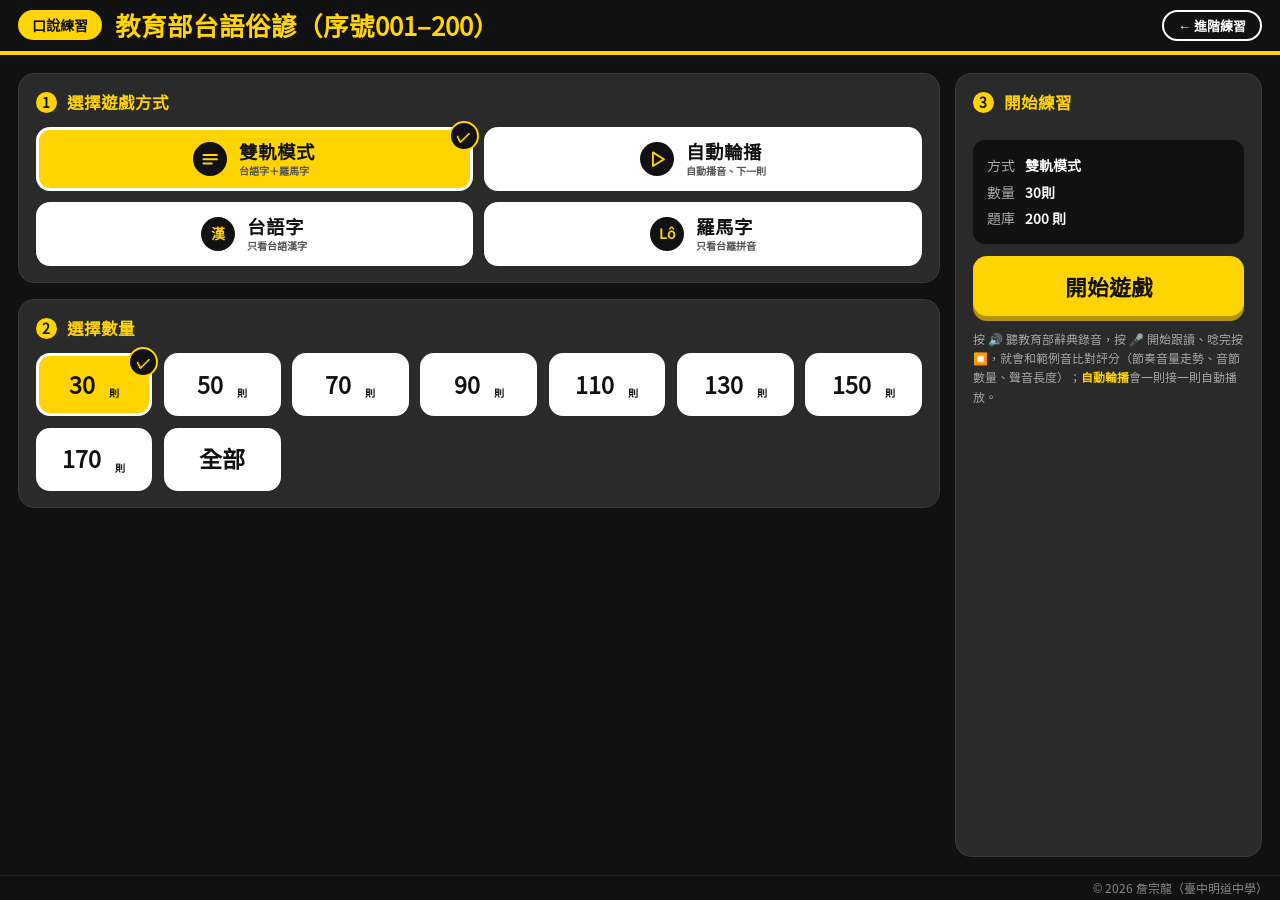
<file: speak/proverb-1.html>
<!DOCTYPE html>
<!--
  【著作權聲明】
  教育部俗諺語1｜進階口說練習 — 進階口說練習：教育部台語俗諺（序號001–200）（聽辭典錄音、跟讀、自動輪播）
  詞條、俗諺、華語釋義與錄音取自教育部《臺灣台語常用詞辭典》，其著作權屬教育部（CC BY-NC-ND 2.5 TW）；跟讀評分用的範例音為辭典原檔鏡像（ref/，未剪輯改作）。
  字型：豆腐烏 Tauhu Oo 20.05 子集（https://tauhu.tw/ ，SIL Open Font License 1.1，見 fonts/OFL.txt），全站文字一律使用。
  本網頁之程式碼、版面與教案設計 Copyright © 2026 詹宗龍（臺中明道中學）. All rights reserved.
  僅供非營利之教育教學使用；未經著作權人書面授權，不得重製、改作、散布或修改本網頁之全部或一部分。
-->
<html lang="zh-TW">
<head>
<meta charset="UTF-8">
<meta name="viewport" content="width=device-width, initial-scale=1.0, maximum-scale=1.0, user-scalable=no">
<meta name="author" content="詹宗龍（臺中明道中學）">
<meta name="copyright" content="© 2026 詹宗龍（臺中明道中學）。保留一切權利。">
<title>教育部俗諺語1｜進階口說練習</title>
<link rel="icon" href="data:image/svg+xml,%3Csvg xmlns=%22http://www.w3.org/2000/svg%22 viewBox=%220 0 64 64%22%3E%3Crect width=%2264%22 height=%2264%22 rx=%2212%22 fill=%22%23111%22/%3E%3Crect x=%224%22 y=%224%22 width=%2256%22 height=%2256%22 rx=%2210%22 fill=%22none%22 stroke=%22%23FFD400%22 stroke-width=%224%22/%3E%3Ctext x=%2232%22 y=%2246%22 font-size=%2234%22 font-weight=%22700%22 text-anchor=%22middle%22 fill=%22%23FFD400%22%3E%E9%80%B2%3C/text%3E%3C/svg%3E">
<link rel="preload" href="../fonts/tauhu-site.woff2" as="font" type="font/woff2" crossorigin>
<link rel="stylesheet" href="../fonts/tauhu-site.css">
<link href="https://tauhu.tw/tauhu-oo.css" rel="stylesheet">
<style>
:root{--black:#111111;--yellow:#FFD400;--white:#FFFFFF;--gray:#2A2A2A;--light:#F5F5F5;--muted:#A8A8A8;--ok:#58cc02;--no:#ff4b4b}
*{box-sizing:border-box;-webkit-tap-highlight-color:transparent}
html,body{margin:0;height:100%}
body{background:var(--black);color:var(--white);font-family:"TauhuSite",'tauhu-oo',"Noto Sans TC","Microsoft JhengHei","PingFang TC",sans-serif;
  display:flex;flex-direction:column;overflow:hidden;user-select:none;-webkit-user-select:none}
button,input,select,textarea{font-family:inherit}
/* 標題列 */
.topbar{flex:none;display:flex;align-items:center;gap:clamp(8px,1vw,16px);padding:clamp(8px,1.1vh,14px) clamp(10px,1.4vw,28px);
  background:var(--black);border-bottom:4px solid var(--yellow);min-width:0}
.topbar .cat{flex:none;background:var(--yellow);color:var(--black);font-weight:900;font-size:clamp(13px,1.1vw,20px);padding:5px 14px;border-radius:999px;white-space:nowrap}
.topbar h1{flex:1 1 auto;min-width:0;margin:0;color:var(--yellow);font-weight:900;font-size:clamp(17px,2vw,36px);line-height:1.2;
  white-space:nowrap;overflow:hidden;text-overflow:ellipsis}
.topbar .stat{flex:none;display:none;gap:12px;color:var(--white);font-weight:700;font-size:clamp(13px,1vw,18px);white-space:nowrap}
.topbar .stat b{color:var(--yellow)}
.topbar .home{flex:none;color:var(--white);text-decoration:none;font-weight:700;font-size:clamp(13px,1vw,18px);border:2px solid var(--white);
  border-radius:999px;padding:4px 14px;white-space:nowrap;transition:background .15s,color .15s}
.topbar .home:hover{background:var(--white);color:var(--black)}
.topbar .tbtn{flex:none;border:2px solid var(--yellow);background:transparent;color:var(--yellow);font-weight:700;font-size:clamp(13px,1vw,18px);
  border-radius:999px;padding:4px 14px;cursor:pointer;white-space:nowrap}
.topbar .tbtn:hover{background:var(--yellow);color:var(--black)}
/* 主區 */
#app,#app-container{flex:1 1 auto;min-height:0;position:relative;display:flex;flex-direction:column;width:100%}
/* 入口選單：①②步驟卡＋③操作面板 */
.g-wrap{flex:1 1 auto;min-height:0;display:grid;grid-template-columns:minmax(0,1fr) clamp(260px,24vw,440px);gap:clamp(10px,1.2vw,22px);
  padding:clamp(10px,1.4vw,24px);overflow:auto;width:100%}
.steps{display:flex;flex-direction:column;gap:clamp(10px,1.2vw,22px);min-width:0}
.step,.panel{background:var(--gray);border-radius:16px;padding:clamp(12px,1.3vw,24px);border:1px solid #3a3a3a}
.step h3,.panel h3{display:flex;align-items:center;gap:10px;margin:0 0 clamp(10px,1vw,18px);font-size:clamp(16px,1.3vw,26px);color:var(--yellow)}
.num{flex:none;width:1.5em;height:1.5em;border-radius:50%;background:var(--yellow);color:var(--black);display:grid;place-items:center;font-size:.85em;font-weight:900}
.opts{display:grid;gap:clamp(8px,.9vw,16px)}
.opts.m2{grid-template-columns:repeat(2,minmax(0,1fr))}
.opts.n{grid-template-columns:repeat(auto-fill,minmax(clamp(92px,8.5vw,160px),1fr))}
.opt{position:relative;display:flex;align-items:center;justify-content:center;gap:12px;min-height:clamp(56px,7vh,96px);padding:10px 14px;
  background:var(--white);color:var(--black);border:3px solid var(--white);border-radius:14px;cursor:pointer;font-weight:900;
  font-size:clamp(17px,1.45vw,30px);line-height:1.2;text-align:left;transition:transform .12s,box-shadow .12s;white-space:nowrap}
.opt *{pointer-events:none}
.opt:hover{transform:translateY(-2px);box-shadow:0 6px 14px rgba(0,0,0,.45)}
.opt .ic{flex:none;width:clamp(34px,2.6vw,52px);height:clamp(34px,2.6vw,52px);border-radius:50%;background:var(--black);color:var(--yellow);
  display:grid;place-items:center;font-size:clamp(14px,1.1vw,22px);font-weight:900}
.opt .ic svg{width:60%;height:60%;fill:none;stroke:currentColor;stroke-width:2.2;stroke-linecap:round;stroke-linejoin:round}
.opt .tx small{display:block;font-size:.55em;font-weight:700;color:#555;margin-top:3px;white-space:normal}
.opt .big{font-size:1.25em}.opt .u{font-size:.55em;font-weight:700;margin-left:2px;align-self:flex-end;margin-bottom:.35em}
.opt.sel,.opt.selected{background:var(--yellow);border-color:var(--white)}
.opt.sel::after,.opt.selected::after{content:"✓";position:absolute;top:-9px;right:-9px;width:26px;height:26px;border-radius:50%;background:var(--black);
  color:var(--yellow);display:grid;place-items:center;font-size:15px;font-weight:900;border:2px solid var(--yellow)}
.panel{display:flex;flex-direction:column;gap:clamp(10px,1vw,18px);min-width:0}
.sum{background:var(--black);border-radius:12px;padding:12px 14px;font-size:clamp(14px,1vw,19px);line-height:1.9}
.sum span{color:var(--muted);margin-right:10px}.sum b{color:var(--white)}.sum b.none{color:#777;font-weight:400}
.startbtn{width:100%;border:none;border-radius:14px;background:var(--yellow);color:var(--black);font-weight:900;font-size:clamp(20px,1.7vw,34px);
  padding:clamp(14px,1.6vh,24px) 10px;cursor:pointer;box-shadow:0 5px 0 #b39500;transition:transform .1s}
.startbtn:active{transform:translateY(4px);box-shadow:none}
.startbtn:disabled{background:transparent;color:#777;border:2px dashed #555;box-shadow:none;cursor:default}
.tip{color:var(--muted);font-size:clamp(12px,.9vw,16px);line-height:1.6;margin:0}
.tip b{color:var(--yellow)}
.corner{flex:none;text-align:right;color:#8a8a8a;font-size:12px;padding:3px 12px 4px;background:var(--black);border-top:1px solid #222}
@media (max-width:860px),(orientation:portrait){
  body{overflow:auto}
  .g-wrap{grid-template-columns:1fr;overflow:visible}
  .opts.m2{grid-template-columns:1fr}
}
@media (max-width:640px){
  .topbar{flex-wrap:wrap;row-gap:6px;padding:8px 10px}
  .topbar .cat{order:1}
  .topbar .tbtn{order:2;margin-left:auto}
  .topbar .home{order:3;margin-left:auto}
  .topbar .tbtn~.home{margin-left:0}
  .topbar h1{order:4;flex:1 1 100%;white-space:normal;font-size:clamp(17px,5vw,22px)}
  .topbar .stat{order:5;flex:1 1 100%;justify-content:flex-end;margin-top:-4px}
}
@media (orientation:portrait) and (min-width:600px){.opts.m2{grid-template-columns:repeat(2,minmax(0,1fr))}}
@media (max-height:520px) and (orientation:landscape){.opt{min-height:44px;font-size:17px}.tip{display:none}.g-wrap{padding:8px;grid-template-columns:minmax(0,1fr) 230px}
  .opts.m2{grid-template-columns:repeat(2,minmax(0,1fr))}.step h3,.panel h3{margin-bottom:8px}}

.page{display:none;flex-direction:column;flex:1 1 auto;min-height:0;width:100%}
.page.active{display:flex}
#pg-game{padding:clamp(10px,1.4vw,24px);gap:10px}
.info-bar{display:flex;justify-content:space-between;color:var(--muted);font-size:clamp(13px,1vw,18px);flex:none}
.info-bar span:last-child{color:var(--black);background:var(--yellow);border-radius:999px;padding:2px 12px;font-weight:700}
.card{flex:1 1 auto;min-height:0;display:flex;flex-direction:column;gap:12px;align-items:center;text-align:center;overflow:hidden}
.q-text{flex:none;width:100%;font-weight:900;color:var(--white);font-size:clamp(24px,3.2vw,60px);line-height:1.35}
.sub-tailo{display:block;margin-top:6px;font-size:.6em;color:#d8d8d8;font-weight:700}
.kw{color:var(--yellow);text-decoration:none}
.q-def{flex:1 1 auto;width:100%;overflow-y:auto;display:flex;flex-direction:column;justify-content:center;background:var(--gray);
  border-left:6px solid var(--yellow);border-radius:14px;padding:clamp(12px,1.4vw,24px);color:var(--light);font-size:clamp(17px,1.6vw,30px);line-height:1.55;min-height:90px}
@media (max-height:520px){.card{overflow:visible;flex:none}.q-def{flex:none}#pg-game{min-height:max-content}}
.ctrl-area{flex:none;display:flex;flex-direction:column;align-items:center}
.feed-box{min-height:34px;text-align:center}
.feed-msg{font-weight:900;font-size:clamp(16px,1.3vw,24px)}
.c-ok{color:var(--ok)}.c-no{color:var(--no)}
.ctrl-btns{display:flex;gap:16px;margin:4px 0 6px}
.icon-btn{width:clamp(56px,4.6vw,80px);height:clamp(56px,4.6vw,80px);border-radius:50%;border:3px solid var(--white);background:var(--white);color:var(--black);
  font-size:clamp(24px,2vw,34px);display:flex;justify-content:center;align-items:center;cursor:pointer;box-shadow:0 4px 0 #888;transition:transform .1s}
.icon-btn:active{transform:translateY(3px);box-shadow:none}
.icon-btn.sec{background:var(--yellow);border-color:var(--yellow);box-shadow:0 4px 0 #b39500}
#btn-auto{font-weight:900;color:var(--black)}
.icon-btn.rec{background:var(--no);border-color:var(--no);color:#fff;animation:p 1.5s infinite}
@keyframes p{0%{box-shadow:0 0 0 0 rgba(255,75,75,.7)}70%{box-shadow:0 0 0 14px rgba(0,0,0,0)}100%{box-shadow:0 0 0 0 rgba(0,0,0,0)}}
.nav-bar{flex:none;display:flex;justify-content:space-between;gap:10px;border-top:2px solid #2a2a2a;padding-top:10px}
.nav-btn{border:2px solid #555;background:var(--gray);color:var(--white);border-radius:12px;padding:10px 18px;font-weight:900;cursor:pointer;
  font-size:clamp(15px,1.1vw,20px)}
.nav-btn:hover{border-color:var(--yellow)}
.nav-btn.next{background:var(--yellow);border-color:var(--yellow);color:var(--black)}
.feed-msg a.ev-open{color:var(--yellow);font-size:.85em;white-space:nowrap}
@media (max-width:640px){
  #pg-game{gap:8px;padding:10px 12px}
  .card{overflow-y:auto;gap:10px;justify-content:flex-start}
  .q-text{font-size:clamp(20px,6vw,30px);line-height:1.45}
  .sub-tailo{font-size:.62em;line-height:1.5;margin-top:8px}
  .q-def{flex:1 0 auto;font-size:clamp(16px,4.6vw,20px);min-height:80px}
  .card.has-ev .q-def{flex:none;min-height:0}
  .ev-box{flex:none;overflow:visible}
  .ev-head{gap:8px}.ev-fb{flex:1 1 100%}
  .ev-items{grid-template-columns:1fr max-content;grid-auto-flow:row dense;row-gap:4px}
  .ev-item .n{grid-column:1}.ev-item .s{grid-column:2}.ev-item .d{grid-column:1 / -1;font-size:.9em;margin-top:-4px}
  .ctrl-btns{gap:22px;margin:6px 0 8px}
  .feed-box{min-height:28px;padding:0 4px}
  .feed-msg{font-size:16px;line-height:1.5}
}

.card.has-ev .q-def{flex:0 1 auto;min-height:56px}
.ev-box{flex:0 1 auto;min-height:0;overflow-y:auto;width:100%;display:none;text-align:left;background:var(--white);color:var(--black);border-radius:14px;padding:clamp(10px,1vw,16px) clamp(12px,1.2vw,20px);
  font-size:clamp(14px,1vw,18px);line-height:1.6}
.ev-box.show{display:block}
.ev-head{display:flex;flex-wrap:wrap;align-items:center;gap:10px}
.ev-score{font-size:1.5em;font-weight:900;padding:2px 14px;border-radius:999px;color:#fff;white-space:nowrap}
.ev-score.score-excellent{background:#2f9e44}.ev-score.score-good{background:var(--yellow);color:var(--black)}.ev-score.score-retry{background:#888}
.ev-fb{font-weight:700;flex:1 1 12em}
.ev-play{border:2px solid var(--black);background:var(--black);color:var(--yellow);border-radius:999px;padding:3px 12px;font-weight:700;cursor:pointer;font-size:.95em}
.ev-play:hover{background:var(--yellow);color:var(--black)}
.ev-items{display:grid;grid-template-columns:max-content minmax(0,1fr) max-content;gap:2px 10px;margin-top:8px;padding-top:6px;border-top:1px dashed #ccc;align-items:baseline}
.ev-item{display:contents}.ev-item .n{font-weight:900;white-space:nowrap}.ev-item .d{color:#555}.ev-item .s{font-weight:900;text-align:right;white-space:nowrap}
.lv-ok{color:#2f9e44}.lv-mid{color:#b38f00}.lv-low{color:#c92a2a}
.ev-chart{display:flex;align-items:center;gap:10px;margin-top:6px}
.ev-chart svg{flex:1 1 auto;height:46px;background:#f5f5f5;border:1px solid #ddd;border-radius:8px}
.ev-chart polyline{stroke-width:2;vector-effect:non-scaling-stroke;fill:none}
.ev-chart .ref{stroke:#111;opacity:.55}.ev-chart .rec{stroke:#e6b800}
.ev-leg{font-size:.85em;white-space:nowrap;line-height:1.4}.ev-leg .r1{color:#555}.ev-leg .r2{color:#b38f00;display:block}
.ev-note{margin-top:4px;color:#777;font-size:.8em;line-height:1.5}
@media (max-width:640px){.ev-items{grid-template-columns:max-content minmax(0,1fr) max-content;column-gap:6px}.ev-note{display:none}}
</style>
</head>
<body oncontextmenu="return false;">
<header class="topbar">
  <span class="cat">口說練習</span>
  <h1>教育部台語俗諺（序號001–200）</h1>
  <a class="home" href="https://sites.google.com/ms.mingdao.edu.tw/tsiam/%E9%80%B2%E9%9A%8E%E7%B7%B4%E7%BF%92" target="_top" onclick="return goHome(this)">← 進階練習</a>
  <script>/* Sites 嵌入框沒有 allow-top-navigation，嵌入時改開新分頁 — © 2026 詹宗龍（臺中明道中學） */
  function goHome(a) { var emb = true; try { emb = window.self !== window.top; } catch (e) {}
    if (emb) { window.open(a.href, '_blank', 'noopener'); return false; } return true; }</script>
</header>
<div id="app">
  <div id="pg-menu" class="page active">
    <div class="g-wrap">
      <div class="steps">
        <section class="step"><h3><span class="num">1</span>選擇遊戲方式</h3>
          <div class="opts m2">
                <div class="opt opt-btn sel" onclick="menu.set('mode', 'dual', this); mdSetMode('雙軌模式')"><span class="ic"><svg viewBox="0 0 24 24"><path d="M4 7h16M4 12h16M4 17h10"/></svg></span><span class="tx">雙軌模式<small>台語字＋羅馬字</small></span></div>
        <div class="opt opt-btn" onclick="menu.set('mode', 'auto', this); mdSetMode('自動輪播')"><span class="ic"><svg viewBox="0 0 24 24"><path d="M7 4l13 8-13 8z"/></svg></span><span class="tx">自動輪播<small>自動播音、下一則</small></span></div>
        <div class="opt opt-btn" onclick="menu.set('mode', 'han', this); mdSetMode('台語字')"><span class="ic">漢</span><span class="tx">台語字<small>只看台語漢字</small></span></div>
        <div class="opt opt-btn" onclick="menu.set('mode', 'tailo', this); mdSetMode('羅馬字')"><span class="ic">Lô</span><span class="tx">羅馬字<small>只看台羅拼音</small></span></div>
          </div></section>
        <section class="step"><h3><span class="num">2</span>選擇數量</h3>
          <div class="opts n">
                <div class="opt opt-btn sel" onclick="menu.set('count', 30, this); mdCount('30則')"><span class="big">30</span><span class="u">則</span></div>
        <div class="opt opt-btn" onclick="menu.set('count', 50, this); mdCount('50則')"><span class="big">50</span><span class="u">則</span></div>
        <div class="opt opt-btn" onclick="menu.set('count', 70, this); mdCount('70則')"><span class="big">70</span><span class="u">則</span></div>
        <div class="opt opt-btn" onclick="menu.set('count', 90, this); mdCount('90則')"><span class="big">90</span><span class="u">則</span></div>
        <div class="opt opt-btn" onclick="menu.set('count', 110, this); mdCount('110則')"><span class="big">110</span><span class="u">則</span></div>
        <div class="opt opt-btn" onclick="menu.set('count', 130, this); mdCount('130則')"><span class="big">130</span><span class="u">則</span></div>
        <div class="opt opt-btn" onclick="menu.set('count', 150, this); mdCount('150則')"><span class="big">150</span><span class="u">則</span></div>
        <div class="opt opt-btn" onclick="menu.set('count', 170, this); mdCount('170則')"><span class="big">170</span><span class="u">則</span></div>
        <div class="opt opt-btn" onclick="menu.set('count', 'all', this); mdCount('全部（200則）')"><span class="big">全部</span></div>
          </div></section>
      </div>
      <aside class="panel"><h3><span class="num">3</span>開始練習</h3>
        <div class="sum"><div><span>方式</span><b id="sum-mode">雙軌模式</b></div><div><span>數量</span><b id="sum-count">30則</b></div><div><span>題庫</span><b>200 則</b></div></div>
        <button class="startbtn" id="md-start" onclick="game.start()">開始遊戲</button>
        <p class="tip">按 <b>🔊</b> 聽教育部辭典錄音，按 <b>🎤</b> 開始跟讀、唸完按 <b>⏹️</b>，就會和範例音比對評分（節奏音量走勢、音節數量、聲音長度）；<b>自動輪播</b>會一則接一則自動播放。</p>
      </aside>
    </div>
  </div>
  <div id="pg-game" class="page">
    <div class="info-bar"><span id="lb-idx"></span><span id="lb-mode"></span></div>
    <div class="card">
      <div id="tx-main" class="q-text"></div>
      <div id="tx-def" class="q-def"></div>
      <div id="ev-box" class="ev-box"></div>
    </div>
    <div class="ctrl-area">
      <div class="feed-box"><div id="fd-msg" class="feed-msg"></div></div>
      <div class="ctrl-btns">
        <div class="icon-btn sec" onclick="game.play()" title="播放">🔊</div>
        <div id="btn-mic" class="icon-btn" onclick="game.rec()" title="錄音">🎤</div>
        <div id="btn-auto" class="icon-btn sec" onclick="game.toggle()" title="暫停/播放" style="display:none; width:auto; padding:0 22px; font-size:1.1rem; border-radius:14px;">暫停</div>
      </div>
    </div>
    <div class="nav-bar">
      <button class="nav-btn" onclick="game.home()">回選單</button>
      <div style="display:flex; gap:10px;">
        <button id="btn-prev" class="nav-btn" onclick="game.nav(-1)" style="visibility:hidden">上一題</button>
        <button class="nav-btn next" onclick="game.nav(1)">下一題</button>
      </div>
    </div>
  </div>
</div>
<div class="corner">© 2026 詹宗龍（臺中明道中學）</div>
<div id="emb-guard" style="display:none;position:fixed;inset:0;z-index:9999;background:#111;color:#fff;flex-direction:column;align-items:center;justify-content:center;gap:18px;padding:20px;text-align:center">
  <div style="font-size:clamp(22px,3vw,40px);font-weight:900;color:#FFD400">請在新分頁練習</div>
  <div style="font-size:clamp(15px,1.4vw,22px);color:#F5F5F5;line-height:1.6">嵌在網站裡的頁面不能使用麥克風，<br>請點下面按鈕，在新分頁開啟這個練習。</div>
  <a id="emb-go" target="_blank" rel="noopener" style="background:#FFD400;color:#111;font-weight:900;font-size:clamp(20px,2vw,32px);padding:16px 40px;border-radius:14px;text-decoration:none;box-shadow:0 5px 0 #b39500">在新分頁開始練習 ↗</a>
</div>
<script>/* 嵌入偵測 — © 2026 詹宗龍（臺中明道中學） */
(function () { var emb = true; try { emb = window.self !== window.top; } catch (e) {}
  if (!emb || location.hash.indexOf('#st=') === 0) return;
  var g = document.getElementById('emb-guard'), a = document.getElementById('emb-go');
  a.href = location.href.split('#')[0]; g.style.display = 'flex'; })();
</script>
<audio id="player"></audio>
<script>
    const db = [
        {id:1,han:"鴨仔聽雷。",tailo:"Ah-á thiann luî.",def:"指鴨子聽到雷聲，並不知道是怎麼回事。比喻一個人對所接收的訊息無法理解。 比喻一個人對所接收的訊息無法理解。",audio:"https://sutian.moe.edu.tw/media/senn/mp3/imtong/39/IR/272041.mp3"},
        {id:2,han:"愛拚才會贏。",tailo:"Ài piànn tsiah ē iânn.",def:"要努力才會贏。比喻唯有努力奮鬥，才能克服困難，成就一番事業。",audio:"https://sutian.moe.edu.tw/media/senn/mp3/imtong/Yx/s7/271611.mp3"},
        {id:3,han:"愛媠毋驚流鼻水。",tailo:"Ài-suí m̄ kiann lâu phīnn-tsuí.",def:"為了展示自己姣好的身材，天氣再冷，寧可挨寒受凍，也不願多穿衣服。常用以揶揄女性愛美，寧可付出代價，也在所不惜。",audio:"https://sutian.moe.edu.tw/media/senn/mp3/imtong/4v/iB/271621.mp3"},
        {id:4,han:"暗頓減食一口，活甲九十九。",tailo:"Àm-tǹg kiám tsia̍h tsi̍t kháu, ua̍h kah káu-tsa̍p-káu.",def:"晚餐少吃一口，活到九十九。說明晚餐的食用量少一點，有益身體健康。",audio:"https://sutian.moe.edu.tw/media/senn/mp3/imtong/Gj/cz/271641.mp3"},
        {id:5,han:"翁仔某是相欠債。",tailo:"Ang-á-bóo sī sio-khiàm-tsè.",def:"今世有緣結為夫妻，乃因前世因果，互相欠債所致。夫妻意見不合相互爭吵時，常用這句話來勸雙方姻緣前定，應以和為貴。",audio:"https://sutian.moe.edu.tw/media/senn/mp3/imtong/s4/HC/270931.mp3"},
        {id:6,han:"翁某若仝心，烏塗變成金。",tailo:"Ang-bóo nā kāng-sim, oo-thôo piàn-sîng kim.",def:"夫妻若同心協力，沒有價值的黑土都能變成高價值的東西。比喻夫妻和諧，一起努力，任何事都可成就。",audio:"https://sutian.moe.edu.tw/media/senn/mp3/imtong/IF/LV/270941.mp3"},
        {id:7,han:"尪姨順話尾，假童害眾人。",tailo:"Ang-î sūn uē-bué, ké tâng hāi tsìng-lâng.",def:"靈媒會順著對方的心意說話，假冒之乩童故意裝神弄鬼來欺騙人。此指靈媒、乩童借揣摩情況來決定說話的內容，而人也因輕信巫術鬼神而身受其害。",audio:"https://sutian.moe.edu.tw/media/senn/mp3/imtong/ex/LZ/270261.mp3"},
        {id:8,han:"翁親某親，老婆仔拋捙輪。",tailo:"Ang tshin bóo tshin, lāu-pô-á pha-tshia-lin.",def:"夫妻恩愛，老婆婆翻筋斗也不管。「老婆仔」是指年邁的母親，「拋捙輪」是翻筋斗，這裡指老母親跌倒了在地上打滾，子女卻置之腦後、棄之不顧。整句比喻夫妻二人恩恩愛愛，置年邁雙親於不顧。",audio:"https://sutian.moe.edu.tw/media/senn/mp3/imtong/MP/0h/270951.mp3"},
        {id:9,han:"紅媠，烏大範。",tailo:"Âng suí, oo tuā-pān.",def:"紅色美麗，黑色大方。形容人衣著色彩，紅色顯得鮮豔亮麗，黑色呈現高貴大方，有氣質、有風味。也可指衣服之外的東西。",audio:"https://sutian.moe.edu.tw/media/senn/mp3/imtong/dL/2J/270611.mp3"},
        {id:10,han:"䆀猴𠢕欠數。",tailo:"Bái-kâu gâu khiàm-siàu.",def:"難纏的客人愛賒帳。形容人外型不佳又愛賒帳。",audio:"https://sutian.moe.edu.tw/media/senn/mp3/imtong/jX/Ts/272171.mp3"},
        {id:11,han:"目睭花花，匏仔看做菜瓜。",tailo:"Ba̍k-tsiu hue-hue, pû-á khuànn-tsò tshài-kue.",def:"眼睛看不清楚，瓠瓜看成絲瓜。嘲笑別人一時恍神，把形狀相近的物品看成別的東西。",audio:"https://sutian.moe.edu.tw/media/senn/mp3/imtong/dG/wM/269831.mp3"},
        {id:12,han:"目睭看懸，無看低。",tailo:"Ba̍k-tsiu khuànn-kuân, bô khuànn-kē.",def:"眼睛長在頭頂上，看上不看下。形容人走路不看路。 引申為人勢利，看不起身分較低的人。",audio:"https://sutian.moe.edu.tw/media/senn/mp3/imtong/IY/vJ/269861.mp3"},
        {id:13,han:"目睭看佇粿，跤踏著火。",tailo:"Ba̍k-tsiu khuànn tī kué, kha ta̍h-tio̍h hué.",def:"眼睛看著糕品，腳踩到火。用來勸人做事不要只顧當前的好處，而忘了週遭的危險，以免身陷險境而不知。",audio:"https://sutian.moe.edu.tw/media/senn/mp3/imtong/nP/nv/269851.mp3"},
        {id:14,han:"目睭金金人傷重。",tailo:"Ba̍k-tsiu kim-kim lâng siong-tiōng.",def:"眼睛睜大，病情嚴重。形容人病得很嚴重，只能張大眼睛，無法動彈；也用來比喻遇到事情束手無策，只能乾瞪眼而沒辦法處理。",audio:"https://sutian.moe.edu.tw/media/senn/mp3/imtong/CQ/2z/269841.mp3"},
        {id:15,han:"目睭掛斗概，看人物就愛。",tailo:"Ba̍k-tsiu kuà táu-kài, khuànn lâng mi̍h tō ài.",def:"眼睛掛著平斗的木概，看到別人的東西就想要。用來形容人過於貪心。以前用「斗」來測量穀物豆類等東西的份量，斗概是一長形木條，用來把斗口高出的部分撥平以得到準確的量。販售商人的習慣是只往內撥、不往外撥，有招財之意。所以用眼睛掛著斗概，來比喻想把別人的東西納為己有的貪婪心態。",audio:"https://sutian.moe.edu.tw/media/senn/mp3/imtong/uc/DS/269871.mp3"},
        {id:16,han:"慢牛厚屎尿。",tailo:"Bān gû kāu-sái-jiō.",def:"行動遲緩的牛屎尿多。比喻懶惰的人做事不乾脆，常找藉口逃避或延遲該盡的責任。",audio:"https://sutian.moe.edu.tw/media/senn/mp3/imtong/rN/Du/271831.mp3"},
        {id:17,han:"萬事起頭難。",tailo:"Bān-sū khí-thâu lân.",def:"一切事情開頭階段都很困難。意指事情剛開始的時候，都比較困難，只要不放棄，繼續做，久了就會順手、熟練。",audio:"https://sutian.moe.edu.tw/media/senn/mp3/imtong/jL/3Z/271691.mp3"},
        {id:18,han:"買賣算分，相請無論。",tailo:"Bé-bē sǹg hun, sio-tshiánn bô lūn.",def:"做生意就得把帳目算個清楚，至於請客吃飯，則無需計較。說明生意與交情的界線理應分明。",audio:"https://sutian.moe.edu.tw/media/senn/mp3/imtong/W6/zF/271521.mp3"},
        {id:19,han:"買田愛揀好田底，娶某愛揀好娘嬭。",tailo:"Bé tshân ài kíng hó tshân té, tshuā-bóo ài kíng hó niû-lé.",def:"買田地，要慎選土質好的田地；娶老婆，要先觀察女方母親之行為舉止。意即有其母必有其女，用來說明選妻子時對方家教的重要。",audio:"https://sutian.moe.edu.tw/media/senn/mp3/imtong/xp/7Y/271501.mp3"},
        {id:20,han:"買厝，買厝邊。",tailo:"Bé tshù, bé tshù-pinn.",def:"買房子要慎選好鄰居。強調選擇住家時，鄰居的好壞至關重要。",audio:"https://sutian.moe.edu.tw/media/senn/mp3/imtong/n8/5X/271511.mp3"},
        {id:21,han:"袂曉剃頭，拄著鬍鬚。",tailo:"Bē-hiáu thì-thâu, tú-tio̍h hôo-tshiu.",def:"不會理髮，遇到大鬍子。理髮師技術還不夠純熟，首次上場就遇到一個大鬍子的客人，以致於手忙腳亂，不知道該如何是好。比喻在經驗不足的情況下，偏偏碰上了棘手的難題。",audio:"https://sutian.moe.edu.tw/media/senn/mp3/imtong/Q5/d7/270981.mp3"},
        {id:22,han:"賣茶講茶芳，賣花講花紅。",tailo:"Bē tê kóng tê phang, bē hue kóng hue âng.",def:"賣茶葉的人強調自己賣的茶葉有多香；賣花的人強調自己賣的花顏色有多麼的鮮豔。比喻為了要把自己的產品推銷出去，生意人總會強調其產品具有什麼特色，藉此吸引顧客的目光。比喻老王賣瓜，自賣自誇。",audio:"https://sutian.moe.edu.tw/media/senn/mp3/imtong/aW/gi/271941.mp3"},
        {id:23,han:"欲好額等後世，欲做官學做戲。",tailo:"Beh hó-gia̍h tán āu-sì, beh tsò-kuann o̍h tsò-hì.",def:"如果想發財就等下輩子，如果想當官，去戲班子演戲就能過乾癮。諷刺人此生再無致富與升官的機會，有時也用來自嘲。",audio:"https://sutian.moe.edu.tw/media/senn/mp3/imtong/mT/mg/271151.mp3"},
        {id:24,han:"無米有舂臼，無囝抱新婦。",tailo:"Bô bí ū tsing-khū, bô kiánn phō sin-pū.",def:"沒有米卻有搗米的臼；沒有兒子領養一個童養媳。形容人只會做白日夢，不切實際。",audio:"https://sutian.moe.edu.tw/media/senn/mp3/imtong/vd/wM/271401.mp3"},
        {id:25,han:"無牛駛馬。",tailo:"Bô gû sái bé.",def:"沒有牛只能用馬匹來替代。形容退而求其次，暫且代用的無奈。",audio:"https://sutian.moe.edu.tw/media/senn/mp3/imtong/Gf/Xb/271391.mp3"},
        {id:26,han:"無魚，蝦嘛好。",tailo:"Bô hî, hê mā hó.",def:"捉不到魚，捉到蝦子也好。比喻退而求其次，聊勝於無。",audio:"https://sutian.moe.edu.tw/media/senn/mp3/imtong/OQ/N3/271441.mp3"},
        {id:27,han:"無彼號尻川，想欲食彼號瀉藥。",tailo:"Bô hit-lō kha-tshng, siūnn-beh tsia̍h hit-lō sià-io̍h.",def:"沒有那種屁股，想吃那種瀉藥。形容人沒有那種能耐，卻妄想做那種事。比喻一個人自不量力。",audio:"https://sutian.moe.edu.tw/media/senn/mp3/imtong/kU/jS/271411.mp3"},
        {id:28,han:"無日毋知晝，無鬚毋知老。",tailo:"Bô ji̍t m̄ tsai tàu, bô tshiu m̄ tsai lāu.",def:"沒出太陽，不知已經到中午了；沒留鬍子，不易察覺人已老邁。比喻光陰易逝，很容易在不知不覺中荒廢。",audio:"https://sutian.moe.edu.tw/media/senn/mp3/imtong/q0/gY/271371.mp3"},
        {id:29,han:"無枷夯交椅。",tailo:"Bô kê giâ kau-í.",def:"沒有枷鎖等刑具可披枷帶鎖，竟然將太師椅扛在身上。比喻自找麻煩，庸人自擾。",audio:"https://sutian.moe.edu.tw/media/senn/mp3/imtong/u0/31/271421.mp3"},
        {id:30,han:"無禁無忌，食百二。",tailo:"Bô-kìm-bô-khī, tsia̍h pah-jī.",def:"形容人百無禁忌，毫無忌諱，便能長壽活到一百二十歲。通常是觸碰禁忌者用來自我安慰的說法。",audio:"https://sutian.moe.edu.tw/media/senn/mp3/imtong/uy/3l/271451.mp3"},
        {id:31,han:"無毛雞假大格。",tailo:"Bô môo ke ké tuā-keh.",def:"發育不良羽毛稀疏的雞假冒成體格高大。比喻一個人明明沒錢還裝闊；或指人明明沒有才能，還裝出很有本事的樣子。",audio:"https://sutian.moe.edu.tw/media/senn/mp3/imtong/Kj/9W/271381.mp3"},
        {id:32,han:"無通生食，哪有通曝乾。",tailo:"Bô thang tshenn tsia̍h, ná ū thang pha̍k-kuann.",def:"生吃都不夠，哪能晒成乾？比喻數量不足，不可能有多餘的留下來。也指個人或家計窘困，沒有餘錢作額外支出。",audio:"https://sutian.moe.edu.tw/media/senn/mp3/imtong/oV/ve/271431.mp3"},
        {id:33,han:"罔趁較袂散。",tailo:"Bóng thàn khah bē sàn.",def:"多少賺一點，才不致於陷入窮困。說明即使利潤非常小，也應積極賺取。",audio:"https://sutian.moe.edu.tw/media/senn/mp3/imtong/Ez/Be/270371.mp3"},
        {id:34,han:"某大姊，坐金交椅。",tailo:"Bóo-tuā-tsí, tsē kim kau-í.",def:"娶年長的妻子就像坐上太師椅。形容少夫老妻，丈夫很受寵、頗享福。",audio:"https://sutian.moe.edu.tw/media/senn/mp3/imtong/TM/1v/270531.mp3"},
        {id:35,han:"無三不成禮。",tailo:"Bû sam put sîng lé.",def:"送禮、致敬要一而再，再而三。比喻禮多人不怪。",audio:"https://sutian.moe.edu.tw/media/senn/mp3/imtong/4y/wd/271361.mp3"},
        {id:36,han:"未食五日節粽，破裘毋甘放。",tailo:"Buē tsia̍h Gōo-ji̍t-tseh tsàng, phuà hiû m̄ kam pàng.",def:"還沒吃端午節粽子，破棉襖捨不得放。臺灣的氣候在端午節之前，都還可能有轉冷，所以還沒過端午節，冬衣不能收起來，是前人觀察天氣變化所得的經驗。",audio:"https://sutian.moe.edu.tw/media/senn/mp3/imtong/EM/kA/269711.mp3"},
        {id:37,han:"未曾學行先學飛，未曾掖種想挽瓜。",tailo:"Buē-tsîng o̍h kiânn sing o̍h pue, buē-tsîng iā-tsíng siūnn bán kue.",def:"還不會走路就想學飛，尚未播種竟妄想收成瓜果。指人要循序漸進的學習與按步就班的耕作才會有所收穫，絕無一步登天或不勞而獲的道理。",audio:"https://sutian.moe.edu.tw/media/senn/mp3/imtong/dr/cF/269701.mp3"},
        {id:38,han:"會曉偷食，袂曉拭喙。",tailo:"Ē-hiáu thau tsia̍h, bē-hiáu tshit tshuì.",def:"只知道要偷吃，卻不知道要把嘴巴擦乾淨。比喻做壞事後，不懂得湮滅證據，讓人發現。",audio:"https://sutian.moe.edu.tw/media/senn/mp3/imtong/n2/c1/271671.mp3"},
        {id:39,han:"會咬人的狗袂吠。",tailo:"Ē kā--lâng ê káu bē puī.",def:"會咬人的狗不會叫。比喻城府甚深之人少言，不易流露其情緒。",audio:"https://sutian.moe.edu.tw/media/senn/mp3/imtong/eI/EH/270471.mp3"},
        {id:40,han:"會跋才會大。",tailo:"Ē pua̍h tsiah ē tuā.",def:"小孩學習走路時，要跌倒過才能順利成長。比喻人要經歷過失敗、挫折，才能成就事業。",audio:"https://sutian.moe.edu.tw/media/senn/mp3/imtong/pV/Zh/271661.mp3"},
        {id:41,han:"會生得囝身，袂生得囝心。",tailo:"Ē-senn-tit kiánn sin, bē-senn-tit kiánn sim.",def:"能夠生出孩子的身體，卻不能生出孩子的心思。意為雖然兒女是父母所生，但也有自己的意志，父母不能任意左右；或指教育孩子很不容易，往往不能按照父母的期待。",audio:"https://sutian.moe.edu.tw/media/senn/mp3/imtong/BP/Eh/271651.mp3"},
        {id:42,han:"疑人，毋成賊。",tailo:"Gî lâng, m̄ tsiânn tsha̍t.",def:"光憑懷疑，並無法認定某人就是賊。謂凡事都要講求證據，不能只因內心懷疑，便將人入罪。",audio:"https://sutian.moe.edu.tw/media/senn/mp3/imtong/Jg/q6/271841.mp3"},
        {id:43,han:"攑頭三尺有神明。",tailo:"Gia̍h-thâu sann tshioh ū sîn-bîng.",def:"抬起頭三尺高處就有神明察看著。告誡人們做事前要三思，因為冥冥之中都有神在監督著我們的一言一行，千萬別做虧心事，否則將招致報應。",audio:"https://sutian.moe.edu.tw/media/senn/mp3/imtong/mQ/4Q/271331.mp3"},
        {id:44,han:"嚴官府出厚賊；嚴爸母出阿里不達。",tailo:"Giâm kuann-hú tshut kāu tsha̍t; giâm pē-bú tshut a-lí-put-ta̍t.",def:"過於嚴苛的官府，小偷反而更加猖狂；父母管教過嚴，小孩越是不成材。喻適當的律法及教育更為重要。",audio:"https://sutian.moe.edu.tw/media/senn/mp3/imtong/Cf/wE/272281.mp3"},
        {id:45,han:"囡仔人尻川三斗火。",tailo:"Gín-á-lâng kha-tshng sann táu hué.",def:"小孩屁股有三盆火。比喻小孩子血氣方盛，屁股好似有火般的熱度，此處用來形容孩子不怕冷。",audio:"https://sutian.moe.edu.tw/media/senn/mp3/imtong/9D/lo/269891.mp3"},
        {id:46,han:"囡仔人有耳無喙。",tailo:"Gín-á-lâng ū-hīnn-bô-tshuì.",def:"小孩子有耳朵沒嘴巴。指叫小孩聽話就好，不要多問。通常使用於大人說話時，若小孩插嘴或發問，便會以這句話來阻止小孩開口。",audio:"https://sutian.moe.edu.tw/media/senn/mp3/imtong/lv/3Q/270211.mp3"},
        {id:47,han:"戇的也有一項會。",tailo:"Gōng--ê iā ū tsi̍t hāng ē.",def:"笨的人也有一項他會的才能。比喻天生我才必有用。",audio:"https://sutian.moe.edu.tw/media/senn/mp3/imtong/yr/gA/272351.mp3"},
        {id:48,han:"五肢指頭仔伸出來無平長。",tailo:"Gōo ki tsíng-thâu-á tshun--tshut-lâi bô pênn tn̂g.",def:"指五根手指頭伸出來不可能一樣長，必有所歧異。如同兄弟姊妹其聰明才智並非一致，仍舊有所不同。",audio:"https://sutian.moe.edu.tw/media/senn/mp3/imtong/MY/Dq/269411.mp3"},
        {id:49,han:"牛牢內觸牛母。",tailo:"Gû-tiâu-lāi tak gû-bó.",def:"牛圈裡鬥母牛。比喻兄弟或同志只善內鬥、欺負弱小，卻不能抵禦外侮、克服強敵，反而被人看扁了。",audio:"https://sutian.moe.edu.tw/media/senn/mp3/imtong/Gw/DC/269611.mp3"},
        {id:50,han:"牛就是牛，牽到北京也是牛。",tailo:"Gû tō sī gû, khan kàu Pak-kiann iā sī gû.",def:"把窮鄉僻壤的牛，牽到人文薈萃的京城，固執的牛脾氣還是依舊。形容人的個性不可能改變，縱使換了環境還是原來的樣子。",audio:"https://sutian.moe.edu.tw/media/senn/mp3/imtong/6L/Nc/269601.mp3"},
        {id:51,han:"外甥食母舅，親像食豆腐。",tailo:"Guē-sing tsia̍h bú-kū, tshin-tshiūnn tsia̍h tāu-hū.",def:"外甥佔舅父的便宜，像是吃豆腐那樣簡單。喻外甥要倚靠舅父幫忙或讓舅父請客較為容易。",audio:"https://sutian.moe.edu.tw/media/senn/mp3/imtong/DZ/xe/269681.mp3"},
        {id:52,han:"校長兼摃鐘。",tailo:"Hāu-tiúnn kiam kòng tsing.",def:"校長兼做敲鐘的工作。「摃鐘」指敲響學校上下課的鐘聲，以學校最高職務的校長，還需兼做敲鐘報時的工作，來形容一個人身兼數職，而且多半是指一手包攬整個單位、團體或專案的大小事。",audio:"https://sutian.moe.edu.tw/media/senn/mp3/imtong/Rh/XD/270861.mp3"},
        {id:53,han:"痚呴袂忍得嗽。",tailo:"He-ku bē lún tit sàu.",def:"氣喘忍不住要咳嗽。形容人忍無可忍，不吐不快。",audio:"https://sutian.moe.edu.tw/media/senn/mp3/imtong/sO/27/271561.mp3"},
        {id:54,han:"戲館邊的豬母，袂歕簫嘛會拍拍。",tailo:"Hì-kuán pinn ê ti-bó, bē pûn siau mā ē phah-phik.",def:"戲館邊的母豬，戲聽多了，不會吹簫，也會打拍子。比喻常見無難事；或指人易受周圍環境影響。",audio:"https://sutian.moe.edu.tw/media/senn/mp3/imtong/t6/K1/271901.mp3"},
        {id:55,han:"戲棚跤徛久就是你的。",tailo:"Hì-pênn-kha khiā kú tō sī lí ê.",def:"戲臺下站久了就是你的。勸人做事要有耐性，如能持之以恆，成功必屬於你的。",audio:"https://sutian.moe.edu.tw/media/senn/mp3/imtong/59/1D/272101.mp3"},
        {id:56,han:"嫌貨才是買貨人。",tailo:"Hiâm huè tsiah-sī bé huè lâng.",def:"會挑貨物毛病的人，才是真正有意要買的人。意即客人會對貨物表示意見才是真正要購買的人。",audio:"https://sutian.moe.edu.tw/media/senn/mp3/imtong/cH/Jy/271601.mp3"},
        {id:57,han:"兄弟若仝心，烏塗變成金。",tailo:"Hiann-tī nā kāng sim, oo-thôo piàn-sîng kim.",def:"兄弟若能同心，黑土也能變黃金。意謂兄弟同心耕作，可種出大量作物，賺足金錢，就像是把田裡烏黑的泥土變成黃金一樣。鼓勵手足之間應通力合作，便能得到耀眼的成果。",audio:"https://sutian.moe.edu.tw/media/senn/mp3/imtong/A8/Rj/269651.mp3"},
        {id:58,han:"僥倖錢，失德了；冤枉錢，跋輸筊。",tailo:"Hiau-hīng-tsînn, sit-tik liáu; uan-óng-tsînn, pua̍h-su kiáu.",def:"不義之財，會因為做不道德的事而花光；冤屈人家所得到的橫財，也會賭博全輸光。誡人勿貪非分及不義之財，不義之財，怎麼來就怎麼去。",audio:"https://sutian.moe.edu.tw/media/senn/mp3/imtong/lI/kv/271821.mp3"},
        {id:59,han:"耳仔生兩葉，家己看袂著。",tailo:"Hīnn-á senn nn̄g hio̍h, ka-kī khuànn bē tio̍h.",def:"耳朵雖然有兩片，但自己卻無法看見自己的耳朵。意指人看不見自己的缺點。或指人不會反省自己的缺點，卻偏要談論別人的缺失。",audio:"https://sutian.moe.edu.tw/media/senn/mp3/imtong/ni/Na/270171.mp3"},
        {id:60,han:"好額毋值著會食，好命毋值著勇健。",tailo:"Hó-gia̍h m̄-ta̍t-tio̍h ē tsia̍h, hó-miā m̄-ta̍t-tio̍h ióng-kiānn.",def:"富有不如能享口福，命好不如身體健康。說明有食欲、身體健康比起財富或運勢都還更重要。",audio:"https://sutian.moe.edu.tw/media/senn/mp3/imtong/ZV/ab/269991.mp3"},
        {id:61,han:"好好鱟刣甲屎那流。",tailo:"Hó-hó hāu thâi kah sái ná lâu.",def:"好好的鱟，竟然被宰殺得一團糟。「鱟」是海中的節肢動物，為古代的活化石，個性溫和，被宰殺時也不會掙扎抵抗；「屎那流」指屎尿都流出來了。譏諷人做事不得要領，將簡單之事弄得一團糟。",audio:"https://sutian.moe.edu.tw/media/senn/mp3/imtong/3W/7d/269971.mp3"},
        {id:62,han:"好也一句，歹也一句。",tailo:"Hó iā tsi̍t kù, pháinn iā tsi̍t kù.",def:"好聽的也是一句話，難聽的也是一句話。一句話的好壞會影響聽者日後的行為，所以與人交談不可不慎。",audio:"https://sutian.moe.edu.tw/media/senn/mp3/imtong/5E/7Y/269921.mp3"},
        {id:63,han:"好囝毋免濟，濟囝餓死爸。",tailo:"Hó-kiánn m̄-bián tsē, tsē kiánn gō-sí pē.",def:"好兒子不必多，兒子多了徒增父母的負擔。比喻出色的孩子不必多，能孝順父母者最為重要。",audio:"https://sutian.moe.edu.tw/media/senn/mp3/imtong/yX/HT/269961.mp3"},
        {id:64,han:"好歹在心內，喙脣皮相款待。",tailo:"Hó-pháinn tsāi sim-lāi, tshuì-tûn-phuê sio khuán-thāi.",def:"不管好壞都放在心裡，見面三分情，口頭上還是要客客氣氣，以禮相待。",audio:"https://sutian.moe.edu.tw/media/senn/mp3/imtong/2s/QZ/269941.mp3"},
        {id:65,han:"好心予雷唚。",tailo:"Hó-sim hōo luî tsim.",def:"一番好意卻慘遭雷吻。比喻好心沒好報。",audio:"https://sutian.moe.edu.tw/media/senn/mp3/imtong/pr/uu/269931.mp3"},
        {id:66,han:"好田地不如好子弟。",tailo:"Hó tshân-tē put-jû hó tsú-tē.",def:"擁有良田，不如栽培良好的子孫。意即土地、財富固然重要，但子孫的人品與才學，比財富更有價值。",audio:"https://sutian.moe.edu.tw/media/senn/mp3/imtong/5k/2M/269951.mp3"},
        {id:67,han:"好酒沉甕底。",tailo:"Hó-tsiú tîm àng-té.",def:"好酒會沉到酒甕的底部，愈陳愈香。比喻好的、精彩的事物，總是留在最後面才出現。",audio:"https://sutian.moe.edu.tw/media/senn/mp3/imtong/4e/u6/269981.mp3"},
        {id:68,han:"胡蠅舞屎桮。",tailo:"Hôo-sîn bú sái-pue.",def:"蒼蠅想舞動用來擦拭屁股的竹片。恥笑人做事不自量力，妄想改變無法改變的事實，非但徒勞無功反而淪為笑柄。",audio:"https://sutian.moe.edu.tw/media/senn/mp3/imtong/nz/zZ/270621.mp3"},
        {id:69,han:"互相落氣，求進步。",tailo:"Hōo-siong làu-khuì, kiû tsìn-pōo.",def:"相互挑出對方之短處，來追求進步。",audio:"https://sutian.moe.edu.tw/media/senn/mp3/imtong/1g/JF/269401.mp3"},
        {id:70,han:"歡歡喜喜一工，煩煩惱惱也一工。",tailo:"Huann-huann-hí-hí tsi̍t kang, huân-huân-ló-ló iā tsi̍t kang.",def:"快樂也是過一天，憂愁也是過一天。意為不管是快樂還是煩惱，日子還是要過，不如保持快樂的心情來面對困難。勸人樂觀進取，不要太過悲觀。",audio:"https://sutian.moe.edu.tw/media/senn/mp3/imtong/4e/dD/272301.mp3"},
        {id:71,han:"花無百日紅，人無千日好。",tailo:"Hue bô pah ji̍t âng, lâng bô tshian ji̍t hó.",def:"花不會延續百日的鮮紅，人不會維持千日的順遂。花開得美，總會有凋謝的時候，人生際遇也不會永遠處於順境。比喻人生是起起伏伏的，本來就無法永遠順利。",audio:"https://sutian.moe.edu.tw/media/senn/mp3/imtong/xe/My/270381.mp3"},
        {id:72,han:"和尚頭掠蝨母。",tailo:"Huê-siūnn thâu lia̍h sat-bó.",def:"在理光頭的和尚頭上找蝨子。形容人緣木求魚，注定失敗。",audio:"https://sutian.moe.edu.tw/media/senn/mp3/imtong/o7/PL/270291.mp3"},
        {id:73,han:"也著箠，也著糜。",tailo:"Iā tio̍h tshuê, iā tio̍h muê.",def:"也要竹鞭，也要稀飯。「箠」是用來當作體罰用具的竹鞭。這句話表示教養小孩也得責打、也得疼愛。比喻父母教導子女要寬嚴得宜、慈威並施、賞罰並重、教養兼顧，要撫育也要矯正，方有效果。",audio:"https://sutian.moe.edu.tw/media/senn/mp3/imtong/vQ/Ff/269181.mp3"},
        {id:74,han:"閹雞趁鳳飛。",tailo:"Iam-ke thàn hōng pue.",def:"去勢的公雞因體型較為肥大，拙於飛行，卻想模仿鳳凰飛翔。比喻如同東施效顰一樣想模仿別人。",audio:"https://sutian.moe.edu.tw/media/senn/mp3/imtong/He/km/272091.mp3"},
        {id:75,han:"枵鬼假細膩。",tailo:"Iau-kuí ké sè-jī.",def:"明明嘴饞想吃卻又客氣推辭。諷刺人表裡不一，惺惺作態。",audio:"https://sutian.moe.edu.tw/media/senn/mp3/imtong/e8/dF/270781.mp3"},
        {id:76,han:"陰鴆陰鴆，咬人三寸深。",tailo:"Im-thim-im-thim, kā lâng sann tshùn tshim.",def:"性格陰險的人工於心計，平時不動聲色，一旦發狠咬人，就會咬得很深，毫不留情。勸戒人要謹防陰險狠毒之徒。",audio:"https://sutian.moe.edu.tw/media/senn/mp3/imtong/Cw/T9/271231.mp3"},
        {id:77,han:"圓人會扁，扁人會圓。",tailo:"Înn--lâng ē pínn, pínn--lâng ē înn.",def:"世事本無常，旺氣之人亦會有落衰之時；反之，衰微之人如能奮發向上亦會有出人頭地之日。「圓」應指旺氣，「扁」為衰微。形容人的機運有起有落。",audio:"https://sutian.moe.edu.tw/media/senn/mp3/imtong/dd/sC/271581.mp3"},
        {id:78,han:"搖人無才，搖豬無刣。",tailo:"Iô lâng bô-tsâi, iô ti bô thâi.",def:"身體搖擺不穩重的人，多無才氣；走路搖動不穩的豬，多為病豬不能宰殺。勉勵人應穩重自持。",audio:"https://sutian.moe.edu.tw/media/senn/mp3/imtong/7r/gH/272151.mp3"},
        {id:79,han:"勇勇馬縛佇將軍柱。",tailo:"Ióng-ióng bé pa̍k tī tsiong-kun-thiāu.",def:"引申為懷才不遇、英雄無用武之地，或指不能知人善任。",audio:"https://sutian.moe.edu.tw/media/senn/mp3/imtong/hQ/2c/270461.mp3"},
        {id:80,han:"用別人的拳頭拇舂石獅。",tailo:"Iōng pa̍t-lâng ê kûn-thâu-bú tsing tsio̍h-sai.",def:"利用別人去做自己不願意做的事情，比喻犧牲他人來成就自己。",audio:"https://sutian.moe.edu.tw/media/senn/mp3/imtong/fO/1p/269791.mp3"},
        {id:81,han:"一兼二顧，摸蜊仔兼洗褲。",tailo:"It kiam jī kòo, bong lâ-á kiam sé khòo.",def:"兩者兼顧，摸蜆兼洗褲子。意謂一舉兩得。",audio:"https://sutian.moe.edu.tw/media/senn/mp3/imtong/Z3/3X/268681.mp3"},
        {id:82,han:"一代親，二代表，三代毋捌了了。",tailo:"It tāi tshin, jī tāi piáu, sann tāi m̄ bat liáu-liáu.",def:"一代至親，二代表親，三代全都不認識。意為親戚間的往來，一代比一代疏遠。",audio:"https://sutian.moe.edu.tw/media/senn/mp3/imtong/kI/22/268601.mp3"},
        {id:83,han:"一錢，二緣，三媠，四少年。",tailo:"It tshiân, jī iân, sann suí, sì siàu-liân.",def:"相傳舊時男性追求女性的基本條件。 另有一說是現代人選女婿的四要件。",audio:"https://sutian.moe.edu.tw/media/senn/mp3/imtong/4b/L2/268781.mp3"},
        {id:84,han:"幼秀跤，好命底。",tailo:"Iù-siù kha, hó-miā té.",def:"腳纖細的人命比較好。",audio:"https://sutian.moe.edu.tw/media/senn/mp3/imtong/2j/Mx/269691.mp3"},
        {id:85,han:"惹熊惹虎，毋通惹著刺查某。",tailo:"Jiá hîm jiá hóo, m̄-thang jiá-tio̍h tshiah-tsa-bóo.",def:"招惹熊招惹虎，別招惹凶悍的女人。比喻悍婦得罪不得。",audio:"https://sutian.moe.edu.tw/media/senn/mp3/imtong/fi/6Q/271631.mp3"},
        {id:86,han:"人情留一線，日後好相看。",tailo:"Jîn-tsîng lâu tsi̍t suànn, ji̍t-āu hó sio-khuànn.",def:"意謂與人為善，凡事多留餘地，未來相處才不至於難堪。",audio:"https://sutian.moe.edu.tw/media/senn/mp3/imtong/OD/DT/268941.mp3"},
        {id:87,han:"人情世事陪到到，無鼎閣無灶。",tailo:"Jîn-tsîng-sè-sū puê kàu-kàu, bô tiánn koh bô tsàu.",def:"形容人為了應付各種交際應酬而產生的經濟問題，並勸導人應酬要節制，量力而行。",audio:"https://sutian.moe.edu.tw/media/senn/mp3/imtong/ni/o3/268931.mp3"},
        {id:88,han:"入虎口，無死也烏漚。",tailo:"Ji̍p hóo kháu, bô sí iā oo-áu.",def:"意謂掉入危險環境，沒死也剩下半條命。",audio:"https://sutian.moe.edu.tw/media/senn/mp3/imtong/DJ/ix/269001.mp3"},
        {id:89,han:"入人門，順人意。",tailo:"Ji̍p lâng mn̂g, sūn lâng ì.",def:"原指女子出嫁後，應當順從丈夫、公婆之意，後延伸到別的地域或單位機構，應順從該地之風俗規定。",audio:"https://sutian.moe.edu.tw/media/senn/mp3/imtong/Go/zi/268991.mp3"},
        {id:90,han:"日頭赤焱焱，隨人顧性命。",tailo:"Ji̍t-thâu tshiah-iānn-iānn, suî-lâng kòo sènn-miā.",def:"形容人遇到患難或在艱困的環境裡，以顧全自己為先。",audio:"https://sutian.moe.edu.tw/media/senn/mp3/imtong/fq/iA/269531.mp3"},
        {id:91,han:"家和萬事興，家亂萬世窮。",tailo:"Ka hô bān-sū hing, ka luān bān-sè kîng.",def:"強調家庭和樂與否對家道的發展影響深遠。",audio:"https://sutian.moe.edu.tw/media/senn/mp3/imtong/0p/G1/270841.mp3"},
        {id:92,han:"家己捧屎抹面。",tailo:"Ka-kī phóng-sái buah-bīn.",def:"自己捧起糞來抹臉。比喻自己給自己難看，自取其辱。",audio:"https://sutian.moe.edu.tw/media/senn/mp3/imtong/Ee/2u/270831.mp3"},
        {id:93,han:"家己栽一欉，較贏看別人。",tailo:"Ka-kī tsai tsi̍t tsâng, khah iânn khuànn pa̍t-lâng.",def:"比喻凡事得靠自己，不要靠別人。求人不如求己。",audio:"https://sutian.moe.edu.tw/media/senn/mp3/imtong/w8/Bz/270821.mp3"},
        {id:94,han:"教豬教狗，不如家己走。",tailo:"Kà ti kà káu, put-jû ka-kī tsáu.",def:"比喻與其依靠別人不如靠自己，亦即求人不如求己。",audio:"https://sutian.moe.edu.tw/media/senn/mp3/imtong/pb/Kx/271141.mp3"},
        {id:95,han:"共天公借膽。",tailo:"Kā Thinn-kong tsioh tánn.",def:"向老天爺借膽。用於形容人突然膽大包天，做出平常不敢做的事。",audio:"https://sutian.moe.edu.tw/media/senn/mp3/imtong/6J/q9/269881.mp3"},
        {id:96,han:"甘願做牛，毋驚無犁通拖。",tailo:"Kam-guān tsò gû, m̄ kiann bô lê thang thua.",def:"意即為謀求一餐溫飽，只要願意放下身段，努力工作，不怕沒有機會。",audio:"https://sutian.moe.edu.tw/media/senn/mp3/imtong/2h/OJ/269731.mp3"},
        {id:97,han:"甘蔗無雙頭甜。",tailo:"Kam-tsià bô siang-thâu tinn.",def:"比喻世事無法兩全其美，凡事有利就有弊，人不可能佔盡所有好處。",audio:"https://sutian.moe.edu.tw/media/senn/mp3/imtong/iP/R1/269721.mp3"},
        {id:98,han:"艱苦頭，快活尾。",tailo:"Kan-khóo thâu, khuìnn-ua̍h bué.",def:"勸勉人先苦後甘，終將逐步進入佳境。",audio:"https://sutian.moe.edu.tw/media/senn/mp3/imtong/t4/Hr/272121.mp3"},
        {id:99,han:"敢做匏桸，就毋通驚水燙。",tailo:"Kánn tsò pû-hia, tō m̄-thang kiann tsuí thǹg.",def:"意指既然承擔了責任就要敢做敢當，不要畏首畏尾。",audio:"https://sutian.moe.edu.tw/media/senn/mp3/imtong/fQ/nV/271341.mp3"},
        {id:100,han:"狗無嫌主人散。",tailo:"Káu bô hiâm tsú-lâng sàn.",def:"狗不會嫌棄主人貧窮。勸人不要因家境貧苦而怪責父母。",audio:"https://sutian.moe.edu.tw/media/senn/mp3/imtong/dM/an/270361.mp3"},
        {id:101,han:"九月颱，無人知。",tailo:"Káu-gue̍h thai, bô lâng tsai.",def:"農曆九月的颱風，沒人料想得到。比喻天有不測風雲，人有旦夕禍福。",audio:"https://sutian.moe.edu.tw/media/senn/mp3/imtong/u2/lI/268851.mp3"},
        {id:102,han:"猴也會跋落樹跤。",tailo:"Kâu iā ē pua̍h-lo̍h tshiū-kha.",def:"猴子也會跌落樹下。說明經驗再豐富的人，也有失手的時候，喻人不可大意。",audio:"https://sutian.moe.edu.tw/media/senn/mp3/imtong/x8/DM/271461.mp3"},
        {id:103,han:"加減趁，較袂散。",tailo:"Ke-kiám thàn, khah bē sàn.",def:"形容不要計較所得多寡，努力工作才不會陷入窮困。",audio:"https://sutian.moe.edu.tw/media/senn/mp3/imtong/Ti/WD/269661.mp3"},
        {id:104,han:"雞卵密密也有縫。",tailo:"Ke-nn̄g ba̍t-ba̍t iā ū phāng.",def:"比喻事情總會有破綻，不可能天衣無縫。",audio:"https://sutian.moe.edu.tw/media/senn/mp3/imtong/PX/AL/272221.mp3"},
        {id:105,han:"雞屎落塗，也有三寸煙。",tailo:"Ke sái lo̍h thôo, iā ū sann tshùn ian.",def:"比喻微小不堪如雞屎，掉落也會揚起煙氣，何況是做人，更要有志氣。",audio:"https://sutian.moe.edu.tw/media/senn/mp3/imtong/rg/j4/272231.mp3"},
        {id:106,han:"嫁雞綴雞飛，嫁狗綴狗走。",tailo:"Kè ke tuè ke pue, kè káu tuè káu tsáu.",def:"嫁雞隨雞，嫁狗隨狗。說明傳統社會要求女子結婚之後，都要從一而終。",audio:"https://sutian.moe.edu.tw/media/senn/mp3/imtong/ay/7U/271591.mp3"},
        {id:107,han:"隔壁親家，禮數原在。",tailo:"Keh-piah tshin-ke, lé-sòo guân-tsāi.",def:"意即親家住得再近，應有的禮節還是不可疏忽怠慢。",audio:"https://sutian.moe.edu.tw/media/senn/mp3/imtong/iA/II/271771.mp3"},
        {id:108,han:"牽尪姨，順話尾。",tailo:"Khan ang-î, sūn uē-bué.",def:"比喻交談時揣摩對方的心思來應答。",audio:"https://sutian.moe.edu.tw/media/senn/mp3/imtong/ZK/bg/271171.mp3"},
        {id:109,han:"氣死驗無傷。",tailo:"Khì-sí giām bô siong.",def:"生氣而死也驗不出傷痕。用來告誡人勿逞血氣，以免傷身。",audio:"https://sutian.moe.edu.tw/media/senn/mp3/imtong/d3/DH/270881.mp3"},
        {id:110,han:"徛懸山，看馬相踢。",tailo:"Khiā kuân suann, khuànn bé sio-that.",def:"比喻置身事外，袖手旁觀，有幸災樂禍看好戲之意。",audio:"https://sutian.moe.edu.tw/media/senn/mp3/imtong/wD/F3/271261.mp3"},
        {id:111,han:"欠錢怨債主，不孝怨爸母。",tailo:"Khiàm tsînn uàn tsè-tsú, put-hàu uàn pē-bú.",def:"比喻不知反省，只會把責任推到他人身上。",audio:"https://sutian.moe.edu.tw/media/senn/mp3/imtong/fZ/9H/269541.mp3"},
        {id:112,han:"缺喙的食米粉──看現現。",tailo:"Khih-tshuì--ê tsia̍h bí-hún──khuànn-hiān-hiān.",def:"引申為虛偽或技拙者的所作所為，無所遁形讓人一目了然。",audio:"https://sutian.moe.edu.tw/media/senn/mp3/imtong/gr/TW/270921.mp3"},
        {id:113,han:"乞食下大願。",tailo:"Khit-tsia̍h hē tuā guān.",def:"比喻夢想也要衡量現實，不宜不自量力。",audio:"https://sutian.moe.edu.tw/media/senn/mp3/imtong/ll/4z/269201.mp3"},
        {id:114,han:"乞食也有三年好運。",tailo:"Khit-tsia̍h iā ū sann nî hó-ūn.",def:"比喻風水輪流轉。勉勵人毋須因一時的挫折、低潮而灰心喪志。",audio:"https://sutian.moe.edu.tw/media/senn/mp3/imtong/r9/96/269191.mp3"},
        {id:115,han:"乞食趕廟公。",tailo:"Khit-tsia̍h kuánn biō-kong.",def:"比喻喧賓奪主。",audio:"https://sutian.moe.edu.tw/media/senn/mp3/imtong/HY/Pi/269221.mp3"},
        {id:116,han:"乞食身，皇帝喙。",tailo:"Khit-tsia̍h sin, hông-tè tshuì.",def:"比喻人說話大言不慚，與自己實際身份不相稱。",audio:"https://sutian.moe.edu.tw/media/senn/mp3/imtong/Xt/72/269211.mp3"},
        {id:117,han:"勸人做好代，較贏食早齋。",tailo:"Khǹg lâng tsò hó tāi, khah iânn tsia̍h tsá-tsai.",def:"說明行善比獨善其身重要。",audio:"https://sutian.moe.edu.tw/media/senn/mp3/imtong/9M/M3/272261.mp3"},
        {id:118,han:"勸恁有孝千萬句，袂曉有孝豬狗牛。",tailo:"Khǹg lín iú-hàu tshian-bān kù, bē-hiáu iú-hàu ti káu gû.",def:"勸人要懂得孝順，否則連畜牲都不如。",audio:"https://sutian.moe.edu.tw/media/senn/mp3/imtong/2k/u1/272271.mp3"},
        {id:119,han:"靠山山會崩，靠水水會焦。",tailo:"Khò suann suann ē pang, khò tsuí tsuí ē ta.",def:"勸人凡事要自立自強，不可太依賴別人。",audio:"https://sutian.moe.edu.tw/media/senn/mp3/imtong/xk/oL/271971.mp3"},
        {id:120,han:"看人食肉，毋通看人相拍。",tailo:"Khuànn lâng tsia̍h bah, m̄-thang khuànn lâng sio-phah.",def:"寧可看人吃肉，也不要看人打架。誡人遠離是非之地，以免遭受池魚之殃。",audio:"https://sutian.moe.edu.tw/media/senn/mp3/imtong/37/J8/270601.mp3"},
        {id:121,han:"見笑轉受氣。",tailo:"Kiàn-siàu tńg siū-khì.",def:"惱羞成怒。",audio:"https://sutian.moe.edu.tw/media/senn/mp3/imtong/pf/8Q/270251.mp3"},
        {id:122,han:"驚某大丈夫，拍某豬狗牛。",tailo:"Kiann bóo tāi-tiōng-hu, phah bóo ti káu gû.",def:"規勸丈夫要好好疼惜自己的妻子，不可動粗。",audio:"https://sutian.moe.edu.tw/media/senn/mp3/imtong/Mk/Of/272331.mp3"},
        {id:123,han:"驚驚袂著等。",tailo:"Kiann-kiann bē tio̍h-tíng.",def:"光是恐懼擔憂不會獲得優勝。勸人做事要果決，不要畏畏縮縮。",audio:"https://sutian.moe.edu.tw/media/senn/mp3/imtong/Jk/sR/272341.mp3"},
        {id:124,han:"囝婿是半子。",tailo:"Kiánn-sài sī puàn-tsú.",def:"女婿是半個兒子。雖不是自家的男丁，但也將之視如己出。",audio:"https://sutian.moe.edu.tw/media/senn/mp3/imtong/B0/Ck/269901.mp3"},
        {id:125,han:"行船走馬三分命。",tailo:"Kiânn-tsûn tsáu-bé sann hun miā.",def:"意謂從事交通運輸行業的人，喪失生命的風險很高。",audio:"https://sutian.moe.edu.tw/media/senn/mp3/imtong/bJ/KN/270181.mp3"},
        {id:126,han:"緊行無好步。",tailo:"Kín kiânn bô hó pōo.",def:"喻遇事不宜急躁，應冷靜沉穩面對，才能應付危難。",audio:"https://sutian.moe.edu.tw/media/senn/mp3/imtong/q0/mj/271861.mp3"},
        {id:127,han:"緊紡無好紗，緊嫁無好大家。",tailo:"Kín pháng bô hó se, kín kè bô hó ta-ke.",def:"比喻欲速則不達。",audio:"https://sutian.moe.edu.tw/media/senn/mp3/imtong/5i/NW/271871.mp3"},
        {id:128,han:"近廟欺神。",tailo:"Kīn biō khi sîn.",def:"指住在廟旁的百姓，對神的敬意反而不如遠地的人。比喻貴遠賤近。",audio:"https://sutian.moe.edu.tw/media/senn/mp3/imtong/jG/ra/270411.mp3"},
        {id:129,han:"近山剉無柴，近溪擔無水。",tailo:"Kīn suann tshò bô tshâ, kīn khe tann bô tsuí.",def:"反諷人往往捨近求遠，忽略了身邊隨手可得的資源。",audio:"https://sutian.moe.edu.tw/media/senn/mp3/imtong/vD/ey/270391.mp3"},
        {id:130,han:"近水知魚性，近山識鳥音。",tailo:"Kīn suí ti gû sìng, kīn san sik niáu im.",def:"比喻在怎樣的環境中生活，就容易學習到和該環境相關的才能。",audio:"https://sutian.moe.edu.tw/media/senn/mp3/imtong/bs/3l/270401.mp3"},
        {id:131,han:"弓蕉吐囝為囝死。",tailo:"King-tsio thòo kiánn uī kiánn sí.",def:"比喻父母為了子女，總是無盡的犧牲奉獻。",audio:"https://sutian.moe.edu.tw/media/senn/mp3/imtong/5L/LN/269391.mp3"},
        {id:132,han:"揀啊揀，揀著一个賣龍眼。",tailo:"Kíng--ah kíng, kíng-tio̍h tsi̍t ê bē lîng-gíng.",def:"勸人有人可選時不要過份挑剔，以免到最後別無選擇，只能找個最不盡理想的人。",audio:"https://sutian.moe.edu.tw/media/senn/mp3/imtong/l5/rT/271321.mp3"},
        {id:133,han:"公親變事主。",tailo:"Kong-tshin piàn sū-tsú.",def:"意指和事佬難當，調解不成還被拖下水，捲入紛爭。",audio:"https://sutian.moe.edu.tw/media/senn/mp3/imtong/go/MT/269441.mp3"},
        {id:134,han:"講著食，舂破額。",tailo:"Kóng-tio̍h tsia̍h, tsing-phuà hia̍h.",def:"比喻人們為了爭權奪利而不顧形象的模樣。",audio:"https://sutian.moe.edu.tw/media/senn/mp3/imtong/f6/La/272141.mp3"},
        {id:135,han:"講一个影，生一个囝。",tailo:"Kóng tsi̍t ê iánn, senn tsi̍t ê kiánn.",def:"比喻把沒聽清楚的話，轉述成毫不相關的事。",audio:"https://sutian.moe.edu.tw/media/senn/mp3/imtong/su/8F/272131.mp3"},
        {id:136,han:"龜跤龜內肉。",tailo:"Ku-kha ku-lāi bah.",def:"比喻所獲得的利益，實際上是來自本身。羊毛出在羊身上。",audio:"https://sutian.moe.edu.tw/media/senn/mp3/imtong/3a/Bn/272081.mp3"},
        {id:137,han:"龜跤趖出來。",tailo:"Ku-kha sô--tshut-lâi.",def:"比喻人隱藏自己的圖謀或詭計，在行動時暴露出來。即露出馬腳。",audio:"https://sutian.moe.edu.tw/media/senn/mp3/imtong/WF/gY/272071.mp3"},
        {id:138,han:"龜笑鱉無尾，鱉笑龜粗皮。",tailo:"Ku tshiò pih bô bué, pih tshiò ku tshoo phuê.",def:"指人只會批評別人的缺點，卻不知自己的缺點也不少。",audio:"https://sutian.moe.edu.tw/media/senn/mp3/imtong/LK/T2/272061.mp3"},
        {id:139,han:"久長病，無孝子。",tailo:"Kú-tn̂g pēnn, bô hàu-tsú.",def:"比喻久病床前無孝子。",audio:"https://sutian.moe.edu.tw/media/senn/mp3/imtong/qD/rm/269171.mp3"},
        {id:140,han:"舊囚食新囚。",tailo:"Kū siû tsia̍h sin siû.",def:"比喻資歷老的成員欺凌新進人員。",audio:"https://sutian.moe.edu.tw/media/senn/mp3/imtong/DM/lL/272181.mp3"},
        {id:141,han:"關門著閂，講話著看。",tailo:"Kuainn-mn̂g tio̍h tshuànn, kóng-uē tio̍h khuànn.",def:"勸人說話要看時機，不要因一時大意而造成難以收拾的局面。",audio:"https://sutian.moe.edu.tw/media/senn/mp3/imtong/8n/sL/272251.mp3"},
        {id:142,han:"過橋較濟你行路，食鹽較濟你食米。",tailo:"Kuè kiô khah tsē lí kiânn-lōo, tsia̍h iâm khah tsē lí tsia̍h bí.",def:"年長者常以此來自誇經驗豐富，倚老賣老。",audio:"https://sutian.moe.edu.tw/media/senn/mp3/imtong/mN/Ya/271761.mp3"},
        {id:143,han:"過時賣曆日。",tailo:"Kuè-sî bē la̍h-ji̍t.",def:"用來指事物已經失去時效。",audio:"https://sutian.moe.edu.tw/media/senn/mp3/imtong/U1/Q9/271751.mp3"},
        {id:144,han:"骨力食栗，貧惰吞瀾。",tailo:"Kut-la̍t tsia̍h-la̍t, pîn-tuānn thun nuā.",def:"比喻一分耕耘，一分收穫。",audio:"https://sutian.moe.edu.tw/media/senn/mp3/imtong/FO/eL/271811.mp3"},
        {id:145,han:"內神通外鬼。",tailo:"Lāi sîn thong guā kuí.",def:"指內部人員串通外面的人，做出不利內部的事。",audio:"https://sutian.moe.edu.tw/media/senn/mp3/imtong/gW/ew/269421.mp3"},
        {id:146,han:"六月芥菜假有心。",tailo:"La̍k-gue̍h kuà-tshài ké ū-sim.",def:"指人的言語或行為虛情假意；或用來譏諷偽君子。",audio:"https://sutian.moe.edu.tw/media/senn/mp3/imtong/Y7/UR/269431.mp3"},
        {id:147,han:"人無照天理，天無照甲子。",tailo:"Lâng bô tsiàu thinn-lí, thinn bô tsiàu kah-tsí.",def:"比喻人若不按天理行事，老天爺也不會依照時序運行。",audio:"https://sutian.moe.edu.tw/media/senn/mp3/imtong/Cv/8B/268961.mp3"},
        {id:148,han:"人未到，聲先到。",tailo:"Lâng buē kàu, siann sing kàu.",def:"未見其人，先聞其聲。形容人的排場很大。",audio:"https://sutian.moe.edu.tw/media/senn/mp3/imtong/dw/Up/268881.mp3"},
        {id:149,han:"人的喙，掩袂密。",tailo:"Lâng ê tshuì, am bē ba̍t.",def:"人們通常無法管住別人的嘴巴。亦即難杜悠悠之口。",audio:"https://sutian.moe.edu.tw/media/senn/mp3/imtong/39/C7/268901.mp3"},
        {id:150,han:"人牽毋行，鬼牽溜溜行。",tailo:"Lâng khan m̄ kiânn, kuí khan liù-liù-kiânn.",def:"形容人是非不分，正事不做，偏要做壞事。",audio:"https://sutian.moe.edu.tw/media/senn/mp3/imtong/6s/dl/268951.mp3"},
        {id:151,han:"人若衰，種匏仔生菜瓜。",tailo:"Lâng nā sue, tsìng pû-á senn tshài-kue.",def:"比喻人的運氣不佳，老是事與願違。",audio:"https://sutian.moe.edu.tw/media/senn/mp3/imtong/KZ/qI/268921.mp3"},
        {id:152,han:"人兩跤，錢四跤。",tailo:"Lâng nn̄g kha, tsînn sì kha.",def:"比喻賺錢不易。",audio:"https://sutian.moe.edu.tw/media/senn/mp3/imtong/c4/LK/268891.mp3"},
        {id:153,han:"人心肝，牛腹肚。",tailo:"Lâng sim-kuann, gû pak-tóo.",def:"比喻人心不足蛇吞象。",audio:"https://sutian.moe.edu.tw/media/senn/mp3/imtong/Bu/0A/268871.mp3"},
        {id:154,han:"人咧做，天咧看。",tailo:"Lâng teh tsò, thinn teh khuànn.",def:"比喻天理昭昭，報應不爽。",audio:"https://sutian.moe.edu.tw/media/senn/mp3/imtong/zw/yn/268911.mp3"},
        {id:155,han:"人濟話就濟，三色人講五色話。",tailo:"Lâng tsē uē tō tsē, sam sik lâng kóng ngóo sik uē.",def:"比喻人多意見多，莫衷一是。",audio:"https://sutian.moe.edu.tw/media/senn/mp3/imtong/im/4V/268981.mp3"},
        {id:156,han:"人飼人，一支骨；天飼人，肥朒朒。",tailo:"Lâng tshī lâng, tsi̍t ki kut; thinn tshī lâng, puî-tsut-tsut.",def:"意即成事在天，有上天的庇蔭，人才有好日子可以過。",audio:"https://sutian.moe.edu.tw/media/senn/mp3/imtong/74/4T/268971.mp3"},
        {id:157,han:"老的老步定，少年的較懂嚇。",tailo:"Lāu--ê lāu-pōo-tiānn, siàu-liân--ê khah táng-hiannh.",def:"老人家做事較沉穩持重，年輕人做事則比較輕浮莽撞。",audio:"https://sutian.moe.edu.tw/media/senn/mp3/imtong/Pq/IP/270161.mp3"},
        {id:158,han:"老人毋講古，少年毋捌寶。",tailo:"Lāu-lâng m̄ kóng-kóo, siàu-liân m̄ bat pó.",def:"形容老年人有很多值得年輕人學習的經驗。",audio:"https://sutian.moe.edu.tw/media/senn/mp3/imtong/Ps/QV/270151.mp3"},
        {id:159,han:"離鄉，無離腔。",tailo:"Lī hiunn, bô lī khiunn.",def:"雖然離開故鄉，卻很難改變故鄉的口音腔調。",audio:"https://sutian.moe.edu.tw/media/senn/mp3/imtong/xi/Cs/272241.mp3"},
        {id:160,han:"了錢生理無人做，刣頭生理有人做。",tailo:"Liáu-tsînn sing-lí bô lâng tsò, thâi-thâu sing-lí ū lâng tsò.",def:"形容無良商人為了賺錢而不擇手段。",audio:"https://sutian.moe.edu.tw/media/senn/mp3/imtong/0H/kT/268861.mp3"},
        {id:161,han:"龍交龍，鳳交鳳，隱痀的交侗戇。",tailo:"Lîng kau lîng, hōng kau hōng, ún-ku--ê kau tòng-gōng.",def:"比喻朋友是物以類聚的。",audio:"https://sutian.moe.edu.tw/media/senn/mp3/imtong/6K/DY/272051.mp3"},
        {id:162,han:"溜溜瞅瞅，食兩蕊目睭。",tailo:"Liu-liu-tshiu-tshiu, tsia̍h nn̄g luí ba̍k-tsiu.",def:"說明人在社會上要會察言觀色，審時度勢，隨機應變，才能立足。",audio:"https://sutian.moe.edu.tw/media/senn/mp3/imtong/JE/oe/271681.mp3"},
        {id:163,han:"落塗時八字命。",tailo:"Lo̍h-thôo-sî peh-jī miā.",def:"這句話常用來要人接受現狀，不要埋怨或強求。",audio:"https://sutian.moe.edu.tw/media/senn/mp3/imtong/wz/ep/271721.mp3"},
        {id:164,han:"落水平平沉，全無重頭輕。",tailo:"Lo̍h tsuí pênn-pênn tîm, tsuân bô tāng-thâu-khin.",def:"說明大難來時大家的命運相同，沒有任何差別。",audio:"https://sutian.moe.edu.tw/media/senn/mp3/imtong/8H/i3/271731.mp3"},
        {id:165,han:"忍氣求財，激氣相刣。",tailo:"Lún-khì kiû tsâi, kik-khì sio-thâi.",def:"忍一時之氣可以求得財利。比喻和氣生財。",audio:"https://sutian.moe.edu.tw/media/senn/mp3/imtong/PT/8p/270241.mp3"},
        {id:166,han:"毛毛仔雨落久，塗嘛會澹。",tailo:"Mn̂g-mn̂g-á hōo lo̍h-kú, thôo mā ē tâm.",def:"比喻積少成多；或指做事只要能持之以恆，再大的困難都能克服。",audio:"https://sutian.moe.edu.tw/media/senn/mp3/imtong/C3/q7/272111.mp3"},
        {id:167,han:"毛呼龜粿粽，紅包在你送。",tailo:"Môo-honn ku kué tsàng, âng-pau tsāi lí sàng.",def:"譏諷道士誦經時不專心，看著祭品隨口亂念，心中只有紅包。",audio:"https://sutian.moe.edu.tw/media/senn/mp3/imtong/BO/wB/269591.mp3"},
        {id:168,han:"媒人保入房，無保一世人。",tailo:"Muê-lâng pó ji̍p pâng, bô pó tsi̍t-sì-lâng.",def:"說明他人的幫助或保證都是有限度的，凡事還是得靠自己努力。",audio:"https://sutian.moe.edu.tw/media/senn/mp3/imtong/9r/p7/271301.mp3"},
        {id:169,han:"涼傘雖破，骨格原在。",tailo:"Niû-suànn sui phuà, kut-keh guân-tsāi.",def:"比喻一個人以前功成名就，現在雖然落魄失意，卻仍保有骨氣。",audio:"https://sutian.moe.edu.tw/media/senn/mp3/imtong/VK/Yu/270421.mp3"},
        {id:170,han:"爛塗袂糊得壁。",tailo:"Nuā-thôo bē kôo tit piah.",def:"指人或東西沒有用，派不上用場。",audio:"https://sutian.moe.edu.tw/media/senn/mp3/imtong/pl/GY/272291.mp3"},
        {id:171,han:"呵咾甲會觸舌。",tailo:"O-ló kah ē tak-tsi̍h.",def:"讚美得發出嘖嘖聲，可用來表示「讚美有加」。",audio:"https://sutian.moe.edu.tw/media/senn/mp3/imtong/wT/Qr/270281.mp3"},
        {id:172,han:"惡馬惡人騎。",tailo:"Ok bé ok lâng khiâ.",def:"比喻壞人自有比他更凶惡的人來懲治他，即一物剋一物。",audio:"https://sutian.moe.edu.tw/media/senn/mp3/imtong/I7/x2/271311.mp3"},
        {id:173,han:"王梨頭，西瓜尾。",tailo:"Ông-lâi thâu, si-kue bué.",def:"鳳梨蒂頭的一端比較甜，西瓜是離蒂頭最遠的一端最甜。",audio:"https://sutian.moe.edu.tw/media/senn/mp3/imtong/YM/aJ/269621.mp3"},
        {id:174,han:"烏仔魚搢水。",tailo:"Oo-á-hî tsìnn tsuí.",def:"烏魚逆水向前游。比喻不畏困難，積極向上。",audio:"https://sutian.moe.edu.tw/media/senn/mp3/imtong/qf/EU/270891.mp3"},
        {id:175,han:"烏矸仔貯豆油。",tailo:"Oo kan-á té tāu-iû.",def:"看不出來。比喻看走眼或人不可貌相。",audio:"https://sutian.moe.edu.tw/media/senn/mp3/imtong/qP/zA/270901.mp3"},
        {id:176,han:"飽穗的稻仔，頭犁犁。",tailo:"Pá-suī ê tiū-á, thâu lê-lê.",def:"比喻有真實才學的人，反倒謙沖為懷。",audio:"https://sutian.moe.edu.tw/media/senn/mp3/imtong/G4/RA/271801.mp3"},
        {id:177,han:"腹肚若水櫃，胸坎若樓梯。",tailo:"Pak-tóo ná tsuí-kuī, hing-khám ná lâu-thui.",def:"形容人營養不良，骨瘦如柴，卻又挺個大肚子的模樣。",audio:"https://sutian.moe.edu.tw/media/senn/mp3/imtong/DT/cb/271701.mp3"},
        {id:178,han:"腹肚做藥櫥。",tailo:"Pak-tóo tsò io̍h-tû.",def:"比喻人體弱多病，長期服藥。",audio:"https://sutian.moe.edu.tw/media/senn/mp3/imtong/5B/Wg/271711.mp3"},
        {id:179,han:"放屁安狗心。",tailo:"Pàng-phuì an káu sim.",def:"比喻敷衍的給予承諾。",audio:"https://sutian.moe.edu.tw/media/senn/mp3/imtong/PZ/3L/270331.mp3"},
        {id:180,han:"別人的囝死袂了。",tailo:"Pa̍t-lâng ê kiánn sí bē liáu.",def:"形容人非常自私，為了自己的利益，不顧別人的死活。",audio:"https://sutian.moe.edu.tw/media/senn/mp3/imtong/xW/DA/270221.mp3"},
        {id:181,han:"爸母疼囝長流水，囝疼爸母樹尾風。",tailo:"Pē-bú thiànn kiánn tn̂g lâu-tsuí, kiánn thiànn pē-bú tshiū-bué hong.",def:"形容父母愛護子女的心無窮無盡，兒女孝順父母卻是偶一為之。",audio:"https://sutian.moe.edu.tw/media/senn/mp3/imtong/mW/4M/270351.mp3"},
        {id:182,han:"白白布染甲烏。",tailo:"Pe̍h-pe̍h pòo ní kah oo.",def:"比喻刻意汙衊抹黑，顛倒是非。",audio:"https://sutian.moe.edu.tw/media/senn/mp3/imtong/E5/hG/269811.mp3"},
        {id:183,han:"棚頂做甲流汗，棚跤嫌甲流瀾。",tailo:"Pênn-tíng tsò kah lâu-kuānn, pênn-kha hiâm kah lâu-nuā.",def:"比喻開口批評容易，實際去做卻很困難；或指用心盡力地做事情，得不到讚美，反而遭到指責。",audio:"https://sutian.moe.edu.tw/media/senn/mp3/imtong/09/e1/271351.mp3"},
        {id:184,han:"拍虎掠賊也著親兄弟。",tailo:"Phah hóo lia̍h tsha̍t iā tio̍h tshin hiann-tī.",def:"喻手足之情最為可靠。",audio:"https://sutian.moe.edu.tw/media/senn/mp3/imtong/EZ/EO/270311.mp3"},
        {id:185,han:"拍人喝救人。",tailo:"Phah lâng huah-kiù-lâng.",def:"比喻為逃避責任或轉移焦點，做壞事的人反而誣告別人做壞事。",audio:"https://sutian.moe.edu.tw/media/senn/mp3/imtong/sk/zS/270301.mp3"},
        {id:186,han:"拍斷手骨顛倒勇。",tailo:"Phah-tn̄g tshiú-kut tian-tò ióng.",def:"意即愈挫愈勇。",audio:"https://sutian.moe.edu.tw/media/senn/mp3/imtong/ep/4m/270321.mp3"},
        {id:187,han:"歹瓜厚子，歹人厚言語。",tailo:"Pháinn kue kāu tsí, pháinn-lâng kāu giân-gí.",def:"壞瓜籽多，壞人話多。用來諷刺多話或是善於搬弄是非的人。",audio:"https://sutian.moe.edu.tw/media/senn/mp3/imtong/dV/nF/269551.mp3"},
        {id:188,han:"歹竹出好筍。",tailo:"Pháinn tik tshut hó sún.",def:"比喻在惡劣的外在環境下仍能養成優秀的人。",audio:"https://sutian.moe.edu.tw/media/senn/mp3/imtong/wf/KI/269571.mp3"},
        {id:189,han:"歹竹出好筍，好竹出痀崙。",tailo:"Pháinn tik tshut hó sún, hó tik tshut ku-lún.",def:"比喻出身不好的人也能養成好的後代，富貴之人也會出不成才的子孫。",audio:"https://sutian.moe.edu.tw/media/senn/mp3/imtong/Au/Tu/269561.mp3"},
        {id:190,han:"歹船拄著好港路。",tailo:"Pháinn tsûn tú-tio̍h hó káng-lōo.",def:"比喻外在環境大好，本身雖不濟，卻也能安然度過。",audio:"https://sutian.moe.edu.tw/media/senn/mp3/imtong/OZ/2R/269581.mp3"},
        {id:191,han:"皮皮食甲流糍。",tailo:"Phî-phî tsia̍h kah lâu-tsî.",def:"罵人忘記羞恥，不顧別人的批評。比喻人不知羞恥。",audio:"https://sutian.moe.edu.tw/media/senn/mp3/imtong/IU/Ac/269821.mp3"},
        {id:192,han:"膨風水雞刣無肉。",tailo:"Phòng-hong tsuí-ke thâi bô bah.",def:"譏諷言談誇大不實、常吹牛的人，喜歡說大話，一點本事也沒有。",audio:"https://sutian.moe.edu.tw/media/senn/mp3/imtong/dw/Zu/271991.mp3"},
        {id:193,han:"鋪面蟶，浸水蚵。",tailo:"Phoo-bīn than, tsìm-tsuí ô.",def:"比喻虛有其表或無心實踐。",audio:"https://sutian.moe.edu.tw/media/senn/mp3/imtong/0p/uH/271961.mp3"},
        {id:194,han:"跋一倒，抾著一隻金雞母。",tailo:"Pua̍h tsi̍t tó, khioh-tio̍h tsi̍t tsiah kim ke-bó.",def:"比喻因禍得福，從失敗中汲取寶貴的經驗。",audio:"https://sutian.moe.edu.tw/media/senn/mp3/imtong/sM/1d/271551.mp3"},
        {id:195,han:"杯底毋通飼金魚。",tailo:"Pue-té m̄-thang tshī kim-hî.",def:"杯裡不要留下可供放養金魚的酒。暗示人把杯裡的酒喝乾之意。",audio:"https://sutian.moe.edu.tw/media/senn/mp3/imtong/gM/MG/270341.mp3"},
        {id:196,han:"分袂平，拍甲二九暝。",tailo:"Pun bē pênn, phah kah Jī-káu-mê.",def:"指事情分配不公，會引起長期的紛爭。",audio:"https://sutian.moe.edu.tw/media/senn/mp3/imtong/tY/IN/269451.mp3"},
        {id:197,han:"西北雨，落袂過車路。",tailo:"Sai-pak-hōo, lo̍h bē kuè tshia-lōo.",def:"西北雨，下不過馬路。「西北雨」即夏日午後雷陣雨，下得非常短暫。",audio:"https://sutian.moe.edu.tw/media/senn/mp3/imtong/tv/5z/270191.mp3"},
        {id:198,han:"瘦田𠢕欶水。",tailo:"Sán tshân gâu suh tsuí.",def:"指瘦小的人食量很大。",audio:"https://sutian.moe.edu.tw/media/senn/mp3/imtong/Gt/iQ/271881.mp3"},
        {id:199,han:"送伊魚，較輸教伊掠魚。",tailo:"Sàng i hî, khah-su kà i lia̍h hî.",def:"送他魚，不如教他捕魚。比喻與其救濟或幫助他人，不如教他謀生的能力。",audio:"https://sutian.moe.edu.tw/media/senn/mp3/imtong/d4/js/271001.mp3"},
        {id:200,han:"三分人，七分妝。",tailo:"Sann hun lâng, tshit hun tsng.",def:"提醒人要注意穿著打扮，更能增添個人的魅力。",audio:"https://sutian.moe.edu.tw/media/senn/mp3/imtong/eZ/Tq/269071.mp3"}
    ];

    const screenLock = {
        lock: null,
        video: null,
        init: function() {
            // Create a tiny, hidden video element
            if (!this.video) {
                this.video = document.createElement('video');
                this.video.setAttribute('playsinline', '');
                this.video.setAttribute('muted', '');
                this.video.setAttribute('loop', '');
                // Minimal black mp4 base64 to trick browser
                this.video.src = '[data-uri] xzdAAAACphcnRpAAAAAAAAd3JpdGVyX2FwcAAAAAAAZmZtcGVn';
                this.video.style.cssText = 'position:fixed;width:1px;height:1px;top:0;left:0;opacity:0.01;pointer-events:none;z-index:-1;';
                document.body.appendChild(this.video);
            }
        },
        on: async function() {
            this.init();
            
            // Strategy 1: Play fake video (Strongest method for Mobile Safari/Android)
            try {
                if(this.video.paused) await this.video.play();
            } catch(e) { console.log('Video wake lock failed', e); }

            // Strategy 2: Native Wake Lock API (Best for Desktop/Android)
            if ('wakeLock' in navigator) {
                try {
                    if(this.lock) return;
                    this.lock = await navigator.wakeLock.request('screen');
                    this.lock.addEventListener('release', () => {
                        this.lock = null;
                        console.log('Screen lock released');
                    });
                    console.log('Screen Wake Lock active');
                } catch(e) { console.log('Wake Lock API err', e); }
            }
        },
        off: function() {
            // Stop video
            if(this.video) this.video.pause();
            // Release API lock
            if (this.lock) { this.lock.release(); this.lock = null; }
        }
    };

    // Re-acquire lock if tab becomes visible again and lock should be active
    document.addEventListener('visibilitychange', () => {
        if (document.visibilityState === 'visible' && window.menu.cfg.mode === 'auto' && !window.game.st.paused) {
            screenLock.on();
        }
    });

    const sfx = {
        ctx: null,
        init: function() { if (!this.ctx) this.ctx = new (window.AudioContext || window.webkitAudioContext)(); },
        play: function(type) {
            this.init(); if (this.ctx.state === 'suspended') this.ctx.resume();
            const o = this.ctx.createOscillator(), g = this.ctx.createGain();
            o.connect(g); g.connect(this.ctx.destination);
            const t = this.ctx.currentTime;
            if (type === 'ok') {
                o.type='sine'; o.frequency.setValueAtTime(500,t); o.frequency.exponentialRampToValueAtTime(1000,t+0.1);
                g.gain.setValueAtTime(0.3,t); g.gain.exponentialRampToValueAtTime(0.01,t+0.5); o.start(); o.stop(t+0.5);
            } else {
                o.type='sawtooth'; o.frequency.setValueAtTime(150,t); o.frequency.linearRampToValueAtTime(100,t+0.3);
                g.gain.setValueAtTime(0.3,t); g.gain.exponentialRampToValueAtTime(0.01,t+0.3); o.start(); o.stop(t+0.3);
            }
        }
    };

    window.menu = {
        cfg: { mode: 'dual', count: 30 },
        set: function(type, val, el) {
            this.cfg[type] = val;
            el.parentNode.querySelectorAll('.opt-btn').forEach(b => b.classList.remove('sel'));
            el.classList.add('sel');
        }
    };

    window.game = {
        st: { q: [], idx: 0, rec: false, tmr: null, t_st: 0, t_auto: null, paused: false },
        el: id => document.getElementById(id),
        
        start: function() {
            let n = window.menu.cfg.count;
            n = n === 'all' ? db.length : parseInt(n);
            let pool = [...db].sort(() => 0.5 - Math.random());
            this.st.q = pool.slice(0, n);
            this.st.idx = 0;
            this.pg('game');

            // Start Wake Lock immediately on user click
            if (window.menu.cfg.mode === 'auto') {
                screenLock.on();
            }

            this.render();
        },
        
        pg: function(p) {
            this.el('pg-menu').classList.toggle('active', p === 'menu');
            this.el('pg-game').classList.toggle('active', p === 'game');
        },

        render: function() {
            const d = this.st.q[this.st.idx];
            const m = window.menu.cfg.mode;
            this.el('lb-idx').innerText = `序號 ${this.st.idx+1} / ${this.st.q.length}`;
            this.el('lb-mode').innerText = {'han':'台語字','tailo':'羅馬字','auto':'自動輪播','dual':'雙軌模式'}[m];
            
            let h = '';
            const dm = m === 'auto' ? 'dual' : m;
            if (dm === 'dual') h = `${d.han}<span class="sub-tailo">${d.tailo}</span>`;
            else h = dm === 'han' ? d.han : d.tailo;

            this.el('tx-main').innerHTML = h;
            this.el('tx-main').className = 'q-text';
            this.el('tx-def').innerText = d.def;
            this.el('player').src = d.audio;
            
            this.el('fd-msg').innerHTML = "";
            this.el('btn-mic').classList.remove('rec');
            this.st.rec = false;
            clearTimeout(this.st.tmr); clearTimeout(this.st.t_auto);
            
            this.el('btn-prev').style.visibility = this.st.idx > 0 ? 'visible' : 'hidden';
            
            if (m === 'auto') {
                this.el('btn-mic').style.display = 'none'; 
                const b = this.el('btn-auto');
                b.style.display = 'flex'; b.innerText = '暫停';
                this.st.paused = false;
                this.auto();
            } else {
                this.el('btn-mic').style.display = 'flex';
                this.el('btn-auto').style.display = 'none';
                screenLock.off(); // Disable wake lock if not auto mode
            }
        },

        toggle: function() {
            const b = this.el('btn-auto'), p = this.el('player');
            if (!this.st.paused) {
                this.st.paused = true; b.innerText = '持續播放';
                screenLock.off(); // Release lock on pause
                if ('speechSynthesis' in window && window.speechSynthesis.speaking) window.speechSynthesis.pause();
                p.pause(); clearTimeout(this.st.t_auto);
            } else {
                this.st.paused = false; b.innerText = '暫停';
                screenLock.on(); // Re-enable lock on play
                if ('speechSynthesis' in window && window.speechSynthesis.paused) window.speechSynthesis.resume();
                if (p.ended || (p.duration > 0 && p.currentTime >= p.duration)) this.nav(1);
                else p.play().catch(()=>{});
            }
        },

        auto: function() {
            const p = this.el('player'), d = this.st.q[this.st.idx];
            const next = () => { 
                if(this.st.paused) return;
                this.st.t_auto = setTimeout(() => { if(!this.st.paused) this.nav(1); }, 1500); 
            };
            p.onended = next; p.onerror = () => { this.tts(d.han, next); };
            p.play().catch(() => this.tts(d.han, next));
        },

        play: function() {
            const p = this.el('player'), d = this.st.q[this.st.idx];
            p.onended = null;
            p.onerror = () => this.tts(d.han);
            p.play().catch(() => this.tts(d.han));
        },

        tts: function(txt, cb) {
            if ('speechSynthesis' in window) {
                const u = new SpeechSynthesisUtterance(txt);
                u.lang = 'zh-TW'; u.rate = 0.9;
                if (cb) u.onend = cb;
                window.speechSynthesis.speak(u);
            } else if (cb) setTimeout(cb, 2000);
        },

        rec: function() { this.st.rec ? this.stop() : this.record(); },
        
        record: function() {
            this.st.rec = true; this.st.t_st = Date.now();
            this.el('btn-mic').classList.add('rec');
            this.el('fd-msg').innerHTML = "錄音中...";
            this.st.tmr = setTimeout(() => this.stop(), 20000);
        },
        
        stop: function() {
            if (!this.st.rec) return;
            const dur = Date.now() - this.st.t_st;
            this.st.rec = false;
            this.el('btn-mic').classList.remove('rec');
            clearTimeout(this.st.tmr);
            this.el('fd-msg').innerHTML = "分析中...";
            setTimeout(() => this.check(dur), 500);
        },

        check: function(dur) {
            const d = this.st.q[this.st.idx], m = window.menu.cfg.mode;
            const min = d.han.length * 150;
            const score = dur < min ? 0 : Math.floor(Math.random() * 101);
            
            let h = '', dm = m === 'auto' ? 'dual' : m;
            if (dm === 'dual') h = `${d.han}<span class="sub-tailo">${d.tailo}</span>`;
            else h = dm === 'han' ? d.han : d.tailo;
            
            const res = (cls, msg, s) => {
                this.el('tx-main').innerHTML = `<div class="${cls}">${h}</div>`;
                this.el('fd-msg').innerHTML = `<span class="${cls}">${msg}</span>`;
                sfx.play(s);
            };

            if (score < 10) res('c-no', dur < min ? "音節長度無合！" : "沒聽到聲音！", 'no');
            else if (score >= 50) res('c-ok', "正確！共你拍噗仔！", 'ok');
            else res('c-no', "毋著！你閣試一擺！", 'no');
        },

        nav: function(dir) {
            const n = this.st.idx + dir;
            if (n >= 0 && n < this.st.q.length) {
                this.st.idx = n; this.render();
            } else if (dir > 0) {
                alert("測驗結束！"); this.home();
            }
        },

        home: function() {
            this.st.q = []; this.pg('menu');
            const p = this.el('player'); p.pause(); p.currentTime = 0; p.onended = null;
            if ('speechSynthesis' in window) window.speechSynthesis.cancel();
            clearTimeout(this.st.tmr); clearTimeout(this.st.t_auto);
            this.st.rec = false; this.st.paused = false;
            screenLock.off(); // Release all locks
        }
    };
    </script>

<script>
/* ===== 跟讀錄音與聲音相似度評分（同點讀筆 pen 的評分方式）— © 2026 詹宗龍（臺中明道中學） =====
   不用語音辨識（對台語只會辨識出近似音的華語字），直接比對「錄音」與「教育部辭典範例音」兩段聲音：
     1. 節奏音量走勢（50%）：RMS＋過零率特徵，DTW 對齊後的平均差距轉 0～100 分。
     2. 音節數量（30%）：音量包絡峰數 vs. 臺羅應有音節數，抓漏字、吞字、多唸。
     3. 聲音長度（20%）：裁掉頭尾靜音後的時長比，抓唸太快／太拖。
   教育部音檔伺服器沒有開 CORS，瀏覽器無法讀取波形，所以範例音改讀本站鏡像的原檔（../ref/，與辭典音檔逐位元相同）。
   ⚠️ 三項都是聲音層面的指標，不是逐字發音辨識，僅供練習參考。 */
(function () {
  const REF_BASE = '../ref/';
  const SR = 16000, FRAME = 400, HOP = 160, MAX_SEC = 60, DTW_MAX = 2000;
  const LATIN_CH = 'A-Za-z\\u00c0-\\u024f\\u1e00-\\u1eff';
  const LATIN_TOKEN = new RegExp(`[${LATIN_CH}][${LATIN_CH}\\u0300-\\u036f]*(?:-[${LATIN_CH}][${LATIN_CH}\\u0300-\\u036f]*)*`, 'g');
  let mr = null, chunks = [], stream = null, actx = null, recUrl = null;
  const refCache = {};
  const $ = id => document.getElementById(id);

  function expectedSyl(tailo) {
    const plain = String(tailo || '').replace(/<[^>]+>/g, ' ').replace(/[(（][^)）]*[)）]/g, ' ');
    let n = 0;
    (plain.match(LATIN_TOKEN) || []).forEach(t => { n += t.split('-').filter(s => s.trim()).length; });
    return n;
  }
  function ctx() { if (!actx) actx = new (window.AudioContext || window.webkitAudioContext)(); return actx; }
  function decode(buf) {
    return new Promise((res, rej) => ctx().decodeAudioData(buf.slice(0), b => {
      let mono = b.getChannelData(0);
      if (b.numberOfChannels > 1) {
        mono = new Float32Array(b.length);
        for (let c = 0; c < b.numberOfChannels; c++) { const d = b.getChannelData(c); for (let i = 0; i < b.length; i++) mono[i] += d[i] / b.numberOfChannels; }
      }
      res({ samples: mono, sampleRate: b.sampleRate });
    }, rej));
  }
  function resample(s, from, to) {
    if (from === to) return s;
    const r = from / to, n = Math.max(1, Math.floor(s.length / r)), o = new Float32Array(n);
    for (let i = 0; i < n; i++) { const p = i * r, i0 = Math.floor(p), i1 = Math.min(i0 + 1, s.length - 1), f = p - i0; o[i] = s[i0] * (1 - f) + s[i1] * f; }
    return o;
  }
  function features(samples, rate) {
    let sig = resample(samples, rate, SR);
    if (sig.length > MAX_SEC * SR) sig = sig.subarray(0, MAX_SEC * SR);
    const rms = [], zcr = [];
    for (let st = 0; st + FRAME <= sig.length; st += HOP) {
      let sq = 0, cr = 0;
      for (let i = 0; i < FRAME; i++) { const v = sig[st + i]; sq += v * v; if (i > 0 && ((sig[st + i - 1] >= 0) !== (v >= 0))) cr++; }
      rms.push(Math.sqrt(sq / FRAME)); zcr.push(cr / FRAME);
    }
    return { rms, zcr };
  }
  function trim(f, th) {
    const max = Math.max(1e-6, ...f.rms), t = max * th; let a = 0, b = f.rms.length;
    while (a < b && f.rms[a] < t) a++; while (b > a && f.rms[b - 1] < t) b--;
    if (b - a < 3) return f;
    return { rms: f.rms.slice(a, b), zcr: f.zcr.slice(a, b) };
  }
  function z(arr) { const n = arr.length; if (!n) return arr.slice(); const m = arr.reduce((a, b) => a + b, 0) / n; const sd = Math.sqrt(arr.reduce((a, b) => a + (b - m) * (b - m), 0) / n) || 1; return arr.map(v => (v - m) / sd); }
  function pool(f, k) { const p = a => { const o = []; for (let i = 0; i < a.length; i += k) { const s = a.slice(i, i + k); o.push(s.reduce((x, y) => x + y, 0) / s.length); } return o; }; return { rms: p(f.rms), zcr: p(f.zcr) }; }
  function dtw(A, B) {
    const k = Math.ceil(Math.max(A.rms.length, B.rms.length) / DTW_MAX);
    if (k > 1) { A = pool(A, k); B = pool(B, k); }
    const n = A.rms.length, m = B.rms.length;
    if (n < 2 || m < 2) return 0;
    const ra = z(A.rms), rb = z(B.rms), za = z(A.zcr), zb = z(B.zcr);
    const dp = []; for (let i = 0; i <= n; i++) dp[i] = new Float64Array(m + 1).fill(Infinity); dp[0][0] = 0;
    for (let i = 1; i <= n; i++) for (let j = 1; j <= m; j++) {
      const d1 = ra[i - 1] - rb[j - 1], d2 = za[i - 1] - zb[j - 1];
      dp[i][j] = Math.sqrt(d1 * d1 + d2 * d2) + Math.min(dp[i - 1][j], dp[i][j - 1], dp[i - 1][j - 1]);
    }
    let i = n, j = m, len = 0;
    while (i > 0 || j > 0) {
      len++;
      if (i === 0) { j--; continue; } if (j === 0) { i--; continue; }
      const dg = dp[i - 1][j - 1], up = dp[i - 1][j], lf = dp[i][j - 1];
      if (dg <= up && dg <= lf) { i--; j--; } else if (up <= lf) i--; else j--;
    }
    const avg = dp[n][m] / Math.max(1, len);
    return Math.round(Math.max(0, Math.min(100, 100 * Math.exp(-avg / 1.1) + 20)));
  }
  function movAvg(a, w) { const h = Math.floor(w / 2); return a.map((_, i) => { let s = 0, c = 0; for (let j = Math.max(0, i - h); j <= Math.min(a.length - 1, i + h); j++) { s += a[j]; c++; } return s / c; }); }
  function sylPeaks(rms) {
    if (!rms || rms.length < 3) return 0;
    const env = movAvg(rms, 5), max = Math.max(1e-6, ...env), nm = env.map(v => v / max), pk = [];
    for (let i = 1; i < nm.length - 1; i++) if (nm[i] >= nm[i - 1] && nm[i] > nm[i + 1] && nm[i] >= 0.15) pk.push(i);
    const kept = [];
    pk.forEach(p => {
      if (!kept.length) { kept.push(p); return; }
      const q = kept[kept.length - 1]; let v = Infinity; for (let i = q; i <= p; i++) v = Math.min(v, nm[i]);
      if (p - q < 9 || v > Math.min(nm[p], nm[q]) * 0.78) { if (nm[p] > nm[q]) kept[kept.length - 1] = p; return; }
      kept.push(p);
    });
    return kept.length;
  }
  function sylScore(d, e) { if (!e) return null; const al = Math.max(1.2, e * 0.12); const er = Math.max(0, Math.abs(d - e) - al) / e; return Math.round(100 * Math.max(0, 1 - er / 0.4)); }
  const sec = f => f * HOP / SR;
  function durScore(r, f) { if (!(r > 0) || !(f > 0)) return null; const dv = Math.max(0, Math.abs(Math.log(r / f)) - 0.15); return Math.round(100 * Math.max(0, 1 - dv / 0.55)); }
  function refUrl(d) { const p = String(d.audio || '').split('/imtong/')[1]; return p ? REF_BASE + p.split('/').pop() : d.audio; }   // ref/ 平面檔名：imtong 兩層資料夾名只差大小寫，Windows 會合併 → 404
  function loadRef(d) {
    const u = refUrl(d);
    if (!refCache[u]) refCache[u] = fetch(u).then(r => { if (!r.ok) throw new Error('HTTP ' + r.status); return r.arrayBuffer(); })
      .then(decode).catch(e => { delete refCache[u]; e.stage = 'ref'; throw e; });
    return refCache[u];
  }
  const cls = s => s >= 70 ? 'lv-ok' : s >= 40 ? 'lv-mid' : 'lv-low';
  const item = (n, d, s) => `<div class="ev-item"><span class="n">${n}</span><span class="d">${d}</span><span class="s ${s === null ? '' : cls(s)}">${s === null ? '—' : s + ' 分'}</span></div>`;
  function svg(a, b) {
    const w = 300, h = 46, p = 2;
    const pts = arr => { const mx = Math.max(1e-6, ...arr); return arr.map((v, i) => `${(arr.length > 1 ? i / (arr.length - 1) * (w - 2 * p) + p : w / 2).toFixed(1)},${(h - p - v / mx * (h - 2 * p)).toFixed(1)}`).join(' '); };
    return `<svg viewBox="0 0 ${w} ${h}" preserveAspectRatio="none"><polyline class="ref" points="${pts(a)}"/><polyline class="rec" points="${pts(b)}"/></svg>`;
  }
  function show(d, r) {
    const ss = sylScore(r.syl, r.exp), ds = durScore(r.recSec, r.refSec);
    const parts = [{ s: r.contour, w: .5 }, { s: ss, w: .3 }, { s: ds, w: .2 }].filter(x => x.s !== null);
    const ws = parts.reduce((a, x) => a + x.w, 0) || 1, total = Math.round(parts.reduce((a, x) => a + x.s * x.w, 0) / ws);
    const weak = Math.min(...parts.map(x => x.s));
    let fb, sc;
    if (total >= 70 && weak >= 70) { fb = '🌟 太棒了，三項都很接近範例！'; sc = 'score-excellent'; }
    else if (total >= 70) { fb = '🙂 整體不錯，但有一項還差一點，看下面明細補強！'; sc = 'score-excellent'; }
    else if (total >= 40) { fb = '👍 有點像了，看下面哪一項分數較低再加強！'; sc = 'score-good'; }
    else { fb = '💡 落差還蠻大的，建議先聽範例音、跟著慢慢唸！'; sc = 'score-retry'; }
    let sh = !r.exp ? '沒有臺羅資料，無法比對' : r.syl < r.exp * .9 ? '音節偏少，可能有字漏唸或吞過去' : r.syl > r.exp * 1.1 ? '音節偏多，可能多唸了字或有雜音' : '音節數量對得上';
    const sd = r.exp ? `唸出 ${r.syl}／應有 ${r.exp} 音節（範例音偵測 ${r.refSyl}）｜${sh}` : sh;
    const ra = r.refSec > 0 ? r.recSec / r.refSec : 0;
    const dh = !ra ? '長度算不出來' : ra < .85 ? `比範例快 ${(1 / ra).toFixed(2)} 倍，可能唸太趕` : ra > 1.18 ? `比範例慢 ${ra.toFixed(2)} 倍，可能拖太久或停頓太多` : '速度跟範例差不多';
    const box = $('ev-box');
    box.innerHTML = `<div class="ev-head"><span class="ev-score ${sc}">${total} 分</span><span class="ev-fb">${fb}</span><button type="button" class="ev-play" id="ev-play">▶️ 播放我的發音</button></div>
      <div class="ev-items">${item('🎵 節奏音量走勢', '抑揚頓挫與音量起伏跟範例像不像', r.contour)}${item('🔢 音節數量', sd, ss)}${item('⏱️ 聲音長度', `我的 ${r.recSec.toFixed(1)} 秒／範例 ${r.refSec.toFixed(1)} 秒｜${dh}`, ds)}</div>
      <div class="ev-chart">${svg(r.refRms, r.recRms)}<span class="ev-leg"><span class="r1">━ 範例音</span><span class="r2">━ 我的錄音</span></span></div>
      <div class="ev-note">⚠️ 三項都是從聲音本身算出來的，不是逐字發音辨識，不代表每個字有沒有唸對；僅供練習參考。</div>`;
    box.classList.add('show'); box.parentNode.classList.add('has-ev');
    $('ev-play').onclick = () => { if (recUrl) new Audio(recUrl).play().catch(() => {}); };
    const msg = $('fd-msg');
    msg.innerHTML = `<span class="${total >= 70 ? 'c-ok' : 'c-no'}">${total >= 70 ? '正確！共你拍噗仔！' : total >= 40 ? '有較成矣，閣試一擺！' : '毋著！你閣試一擺！'}</span>`;
    sfx.play(total >= 70 ? 'ok' : 'no');
  }
  function evaluate(blob, d) {
    $('fd-msg').innerHTML = '⚙️ 正在比對聲音中…';
    Promise.all([blob.arrayBuffer().then(decode).catch(e => { e.stage = 'rec'; throw e; }), loadRef(d)])
      .then(([rec, ref]) => {
        if (game.st.q[game.st.idx] !== d) return;   // 已換題
        const fr = trim(features(rec.samples, rec.sampleRate), 0.08), ff = trim(features(ref.samples, ref.sampleRate), 0.08);
        show(d, { contour: dtw(fr, ff), syl: sylPeaks(fr.rms), refSyl: sylPeaks(ff.rms), exp: expectedSyl(d.tailo),
                  recSec: sec(fr.rms.length), refSec: sec(ff.rms.length), refRms: ff.rms, recRms: fr.rms });
      })
      .catch(e => {
        console.error('聲音比對失敗:', e);
        $('fd-msg').innerHTML = `<span class="c-no">${e && e.stage === 'ref' ? '⚠️ 讀不到範例音檔，請確認網路連線' : e && e.stage === 'rec' ? '⚠️ 錄音太短或沒錄到聲音，請重新錄一次' : '⚠️ 沒辦法完成比對，請重新錄音'}</span>`;
      });
  }
  function release() { if (stream) { stream.getTracks().forEach(t => t.stop()); stream = null; } }

  const EMBED = (() => { try { return window.self !== window.top; } catch (e) { return true; } })();
  function openFull() {
    const st = { m: menu.cfg.mode, i: game.st.idx, q: game.st.q.map(x => db.indexOf(x)) };
    const u = location.href.split('#')[0] + '#st=' + encodeURIComponent(JSON.stringify(st));
    window.open(u, '_blank', 'noopener');
    $('fd-msg').innerHTML =
      '<span class="c-no">🎤 嵌入在網站裡的頁面不能使用麥克風，已幫你開新分頁（停在這一題），請在新分頁錄音。</span>' +
      ` <a href="${u}" target="_blank" rel="noopener" class="ev-open">沒開出來？點這裡</a>`;
  }
  // 新分頁開啟時還原題目
  (function restore() {
    const m = location.hash.match(/#st=(.+)$/); if (!m) return;
    try {
      const st = JSON.parse(decodeURIComponent(m[1]));
      const q = st.q.map(i => db[i]).filter(Boolean); if (!q.length) return;
      menu.cfg.mode = st.m === 'auto' ? 'dual' : st.m;
      game.st.q = q; game.st.idx = Math.min(Math.max(0, st.i | 0), q.length - 1);
      history.replaceState(null, '', location.href.split('#')[0]);
      window.addEventListener('DOMContentLoaded', () => { game.pg('game'); game.render(); });
      if (document.readyState !== 'loading') { game.pg('game'); game.render(); }
    } catch (e) { console.warn(e); }
  })();
  game.record = function () {
    if (EMBED && !(document.featurePolicy && document.featurePolicy.allowsFeature && document.featurePolicy.allowsFeature('microphone'))) { openFull(); return; }
    if (!navigator.mediaDevices || !navigator.mediaDevices.getUserMedia || !window.MediaRecorder) { alert('這個瀏覽器不支援錄音功能，請改用電腦版 Chrome 或 Edge。'); return; }
    const d = this.st.q[this.st.idx];
    loadRef(d).catch(() => {});   // 先預載範例音
    navigator.mediaDevices.getUserMedia({ audio: true }).then(s => {
      stream = s; chunks = []; mr = new MediaRecorder(s);
      mr.ondataavailable = e => { if (e.data && e.data.size > 0) chunks.push(e.data); };
      mr.onstop = () => {
        release();
        if (mr && mr._cancel) return;
        const blob = new Blob(chunks, { type: (mr && mr.mimeType) || 'audio/webm' });
        if (recUrl) URL.revokeObjectURL(recUrl);
        recUrl = URL.createObjectURL(blob);
        evaluate(blob, d);
      };
      mr.start();
      this.st.rec = true;
      $('btn-mic').classList.add('rec'); $('btn-mic').textContent = '⏹️';
      $('fd-msg').innerHTML = '<span class="c-no">🔴 錄音中…跟著唸，唸完再按一次 ⏹️</span>';
      $('ev-box').classList.remove('show'); $('ev-box').parentNode.classList.remove('has-ev');
      clearTimeout(this.st.tmr); this.st.tmr = setTimeout(() => this.stop(), MAX_SEC * 1000);
    }).catch(err => { console.error(err); if (EMBED) { openFull(); return; } alert('無法取得麥克風權限，請確認已允許瀏覽器使用麥克風。'); });
  };
  game.stop = function (cancel) {
    if (!this.st.rec) return;
    this.st.rec = false; clearTimeout(this.st.tmr);
    $('btn-mic').classList.remove('rec'); $('btn-mic').textContent = '🎤';
    if (mr && mr.state === 'recording') { mr._cancel = !!cancel; mr.stop(); } else release();
  };
  const _render = game.render.bind(game), _home = game.home.bind(game);
  game.render = function () { if (this.st.rec) this.stop(true); $('ev-box').classList.remove('show'); $('ev-box').parentNode.classList.remove('has-ev'); $('ev-box').innerHTML = ''; $('btn-mic').textContent = '🎤'; return _render(); };
  game.home = function () { if (this.st.rec) this.stop(true); release(); return _home(); };
})();
</script>
<script>
/* 摘要同步 — © 2026 詹宗龍（臺中明道中學） */
function mdSetMode(t) { document.getElementById('sum-mode').textContent = t; }
function mdCount(t) { document.getElementById('sum-count').textContent = t; }
</script>
</body>
</html>
</file>
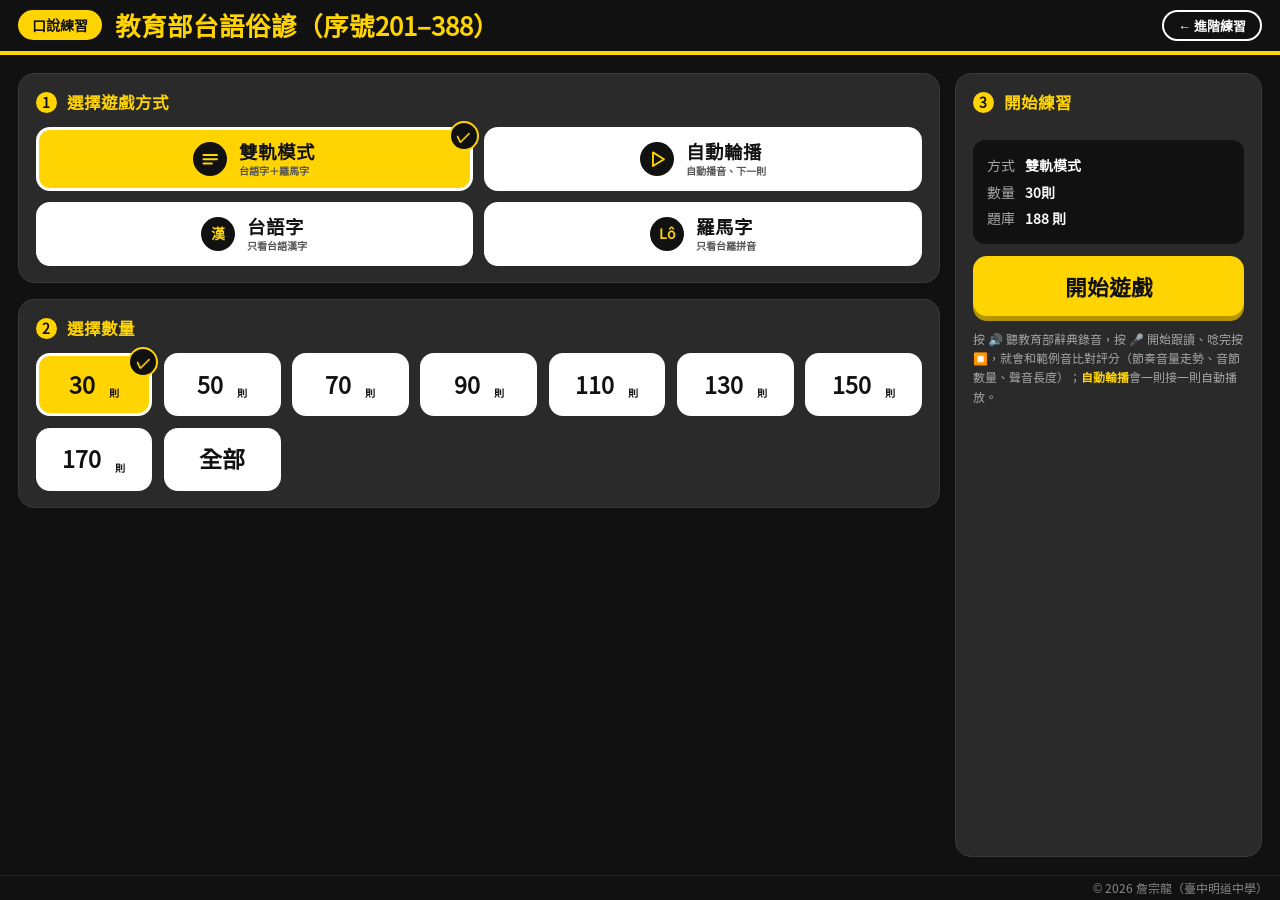
<file: speak/proverb-2.html>
<!DOCTYPE html>
<!--
  【著作權聲明】
  教育部俗諺語2｜進階口說練習 — 進階口說練習：教育部台語俗諺（序號201–388）（聽辭典錄音、跟讀、自動輪播）
  詞條、俗諺、華語釋義與錄音取自教育部《臺灣台語常用詞辭典》，其著作權屬教育部（CC BY-NC-ND 2.5 TW）；跟讀評分用的範例音為辭典原檔鏡像（ref/，未剪輯改作）。
  字型：豆腐烏 Tauhu Oo 20.05 子集（https://tauhu.tw/ ，SIL Open Font License 1.1，見 fonts/OFL.txt），全站文字一律使用。
  本網頁之程式碼、版面與教案設計 Copyright © 2026 詹宗龍（臺中明道中學）. All rights reserved.
  僅供非營利之教育教學使用；未經著作權人書面授權，不得重製、改作、散布或修改本網頁之全部或一部分。
-->
<html lang="zh-TW">
<head>
<meta charset="UTF-8">
<meta name="viewport" content="width=device-width, initial-scale=1.0, maximum-scale=1.0, user-scalable=no">
<meta name="author" content="詹宗龍（臺中明道中學）">
<meta name="copyright" content="© 2026 詹宗龍（臺中明道中學）。保留一切權利。">
<title>教育部俗諺語2｜進階口說練習</title>
<link rel="icon" href="data:image/svg+xml,%3Csvg xmlns=%22http://www.w3.org/2000/svg%22 viewBox=%220 0 64 64%22%3E%3Crect width=%2264%22 height=%2264%22 rx=%2212%22 fill=%22%23111%22/%3E%3Crect x=%224%22 y=%224%22 width=%2256%22 height=%2256%22 rx=%2210%22 fill=%22none%22 stroke=%22%23FFD400%22 stroke-width=%224%22/%3E%3Ctext x=%2232%22 y=%2246%22 font-size=%2234%22 font-weight=%22700%22 text-anchor=%22middle%22 fill=%22%23FFD400%22%3E%E9%80%B2%3C/text%3E%3C/svg%3E">
<link rel="preload" href="../fonts/tauhu-site.woff2" as="font" type="font/woff2" crossorigin>
<link rel="stylesheet" href="../fonts/tauhu-site.css">
<link href="https://tauhu.tw/tauhu-oo.css" rel="stylesheet">
<style>
:root{--black:#111111;--yellow:#FFD400;--white:#FFFFFF;--gray:#2A2A2A;--light:#F5F5F5;--muted:#A8A8A8;--ok:#58cc02;--no:#ff4b4b}
*{box-sizing:border-box;-webkit-tap-highlight-color:transparent}
html,body{margin:0;height:100%}
body{background:var(--black);color:var(--white);font-family:"TauhuSite",'tauhu-oo',"Noto Sans TC","Microsoft JhengHei","PingFang TC",sans-serif;
  display:flex;flex-direction:column;overflow:hidden;user-select:none;-webkit-user-select:none}
button,input,select,textarea{font-family:inherit}
/* 標題列 */
.topbar{flex:none;display:flex;align-items:center;gap:clamp(8px,1vw,16px);padding:clamp(8px,1.1vh,14px) clamp(10px,1.4vw,28px);
  background:var(--black);border-bottom:4px solid var(--yellow);min-width:0}
.topbar .cat{flex:none;background:var(--yellow);color:var(--black);font-weight:900;font-size:clamp(13px,1.1vw,20px);padding:5px 14px;border-radius:999px;white-space:nowrap}
.topbar h1{flex:1 1 auto;min-width:0;margin:0;color:var(--yellow);font-weight:900;font-size:clamp(17px,2vw,36px);line-height:1.2;
  white-space:nowrap;overflow:hidden;text-overflow:ellipsis}
.topbar .stat{flex:none;display:none;gap:12px;color:var(--white);font-weight:700;font-size:clamp(13px,1vw,18px);white-space:nowrap}
.topbar .stat b{color:var(--yellow)}
.topbar .home{flex:none;color:var(--white);text-decoration:none;font-weight:700;font-size:clamp(13px,1vw,18px);border:2px solid var(--white);
  border-radius:999px;padding:4px 14px;white-space:nowrap;transition:background .15s,color .15s}
.topbar .home:hover{background:var(--white);color:var(--black)}
.topbar .tbtn{flex:none;border:2px solid var(--yellow);background:transparent;color:var(--yellow);font-weight:700;font-size:clamp(13px,1vw,18px);
  border-radius:999px;padding:4px 14px;cursor:pointer;white-space:nowrap}
.topbar .tbtn:hover{background:var(--yellow);color:var(--black)}
/* 主區 */
#app,#app-container{flex:1 1 auto;min-height:0;position:relative;display:flex;flex-direction:column;width:100%}
/* 入口選單：①②步驟卡＋③操作面板 */
.g-wrap{flex:1 1 auto;min-height:0;display:grid;grid-template-columns:minmax(0,1fr) clamp(260px,24vw,440px);gap:clamp(10px,1.2vw,22px);
  padding:clamp(10px,1.4vw,24px);overflow:auto;width:100%}
.steps{display:flex;flex-direction:column;gap:clamp(10px,1.2vw,22px);min-width:0}
.step,.panel{background:var(--gray);border-radius:16px;padding:clamp(12px,1.3vw,24px);border:1px solid #3a3a3a}
.step h3,.panel h3{display:flex;align-items:center;gap:10px;margin:0 0 clamp(10px,1vw,18px);font-size:clamp(16px,1.3vw,26px);color:var(--yellow)}
.num{flex:none;width:1.5em;height:1.5em;border-radius:50%;background:var(--yellow);color:var(--black);display:grid;place-items:center;font-size:.85em;font-weight:900}
.opts{display:grid;gap:clamp(8px,.9vw,16px)}
.opts.m2{grid-template-columns:repeat(2,minmax(0,1fr))}
.opts.n{grid-template-columns:repeat(auto-fill,minmax(clamp(92px,8.5vw,160px),1fr))}
.opt{position:relative;display:flex;align-items:center;justify-content:center;gap:12px;min-height:clamp(56px,7vh,96px);padding:10px 14px;
  background:var(--white);color:var(--black);border:3px solid var(--white);border-radius:14px;cursor:pointer;font-weight:900;
  font-size:clamp(17px,1.45vw,30px);line-height:1.2;text-align:left;transition:transform .12s,box-shadow .12s;white-space:nowrap}
.opt *{pointer-events:none}
.opt:hover{transform:translateY(-2px);box-shadow:0 6px 14px rgba(0,0,0,.45)}
.opt .ic{flex:none;width:clamp(34px,2.6vw,52px);height:clamp(34px,2.6vw,52px);border-radius:50%;background:var(--black);color:var(--yellow);
  display:grid;place-items:center;font-size:clamp(14px,1.1vw,22px);font-weight:900}
.opt .ic svg{width:60%;height:60%;fill:none;stroke:currentColor;stroke-width:2.2;stroke-linecap:round;stroke-linejoin:round}
.opt .tx small{display:block;font-size:.55em;font-weight:700;color:#555;margin-top:3px;white-space:normal}
.opt .big{font-size:1.25em}.opt .u{font-size:.55em;font-weight:700;margin-left:2px;align-self:flex-end;margin-bottom:.35em}
.opt.sel,.opt.selected{background:var(--yellow);border-color:var(--white)}
.opt.sel::after,.opt.selected::after{content:"✓";position:absolute;top:-9px;right:-9px;width:26px;height:26px;border-radius:50%;background:var(--black);
  color:var(--yellow);display:grid;place-items:center;font-size:15px;font-weight:900;border:2px solid var(--yellow)}
.panel{display:flex;flex-direction:column;gap:clamp(10px,1vw,18px);min-width:0}
.sum{background:var(--black);border-radius:12px;padding:12px 14px;font-size:clamp(14px,1vw,19px);line-height:1.9}
.sum span{color:var(--muted);margin-right:10px}.sum b{color:var(--white)}.sum b.none{color:#777;font-weight:400}
.startbtn{width:100%;border:none;border-radius:14px;background:var(--yellow);color:var(--black);font-weight:900;font-size:clamp(20px,1.7vw,34px);
  padding:clamp(14px,1.6vh,24px) 10px;cursor:pointer;box-shadow:0 5px 0 #b39500;transition:transform .1s}
.startbtn:active{transform:translateY(4px);box-shadow:none}
.startbtn:disabled{background:transparent;color:#777;border:2px dashed #555;box-shadow:none;cursor:default}
.tip{color:var(--muted);font-size:clamp(12px,.9vw,16px);line-height:1.6;margin:0}
.tip b{color:var(--yellow)}
.corner{flex:none;text-align:right;color:#8a8a8a;font-size:12px;padding:3px 12px 4px;background:var(--black);border-top:1px solid #222}
@media (max-width:860px),(orientation:portrait){
  body{overflow:auto}
  .g-wrap{grid-template-columns:1fr;overflow:visible}
  .opts.m2{grid-template-columns:1fr}
}
@media (max-width:640px){
  .topbar{flex-wrap:wrap;row-gap:6px;padding:8px 10px}
  .topbar .cat{order:1}
  .topbar .tbtn{order:2;margin-left:auto}
  .topbar .home{order:3;margin-left:auto}
  .topbar .tbtn~.home{margin-left:0}
  .topbar h1{order:4;flex:1 1 100%;white-space:normal;font-size:clamp(17px,5vw,22px)}
  .topbar .stat{order:5;flex:1 1 100%;justify-content:flex-end;margin-top:-4px}
}
@media (orientation:portrait) and (min-width:600px){.opts.m2{grid-template-columns:repeat(2,minmax(0,1fr))}}
@media (max-height:520px) and (orientation:landscape){.opt{min-height:44px;font-size:17px}.tip{display:none}.g-wrap{padding:8px;grid-template-columns:minmax(0,1fr) 230px}
  .opts.m2{grid-template-columns:repeat(2,minmax(0,1fr))}.step h3,.panel h3{margin-bottom:8px}}

.page{display:none;flex-direction:column;flex:1 1 auto;min-height:0;width:100%}
.page.active{display:flex}
#pg-game{padding:clamp(10px,1.4vw,24px);gap:10px}
.info-bar{display:flex;justify-content:space-between;color:var(--muted);font-size:clamp(13px,1vw,18px);flex:none}
.info-bar span:last-child{color:var(--black);background:var(--yellow);border-radius:999px;padding:2px 12px;font-weight:700}
.card{flex:1 1 auto;min-height:0;display:flex;flex-direction:column;gap:12px;align-items:center;text-align:center;overflow:hidden}
.q-text{flex:none;width:100%;font-weight:900;color:var(--white);font-size:clamp(24px,3.2vw,60px);line-height:1.35}
.sub-tailo{display:block;margin-top:6px;font-size:.6em;color:#d8d8d8;font-weight:700}
.kw{color:var(--yellow);text-decoration:none}
.q-def{flex:1 1 auto;width:100%;overflow-y:auto;display:flex;flex-direction:column;justify-content:center;background:var(--gray);
  border-left:6px solid var(--yellow);border-radius:14px;padding:clamp(12px,1.4vw,24px);color:var(--light);font-size:clamp(17px,1.6vw,30px);line-height:1.55;min-height:90px}
@media (max-height:520px){.card{overflow:visible;flex:none}.q-def{flex:none}#pg-game{min-height:max-content}}
.ctrl-area{flex:none;display:flex;flex-direction:column;align-items:center}
.feed-box{min-height:34px;text-align:center}
.feed-msg{font-weight:900;font-size:clamp(16px,1.3vw,24px)}
.c-ok{color:var(--ok)}.c-no{color:var(--no)}
.ctrl-btns{display:flex;gap:16px;margin:4px 0 6px}
.icon-btn{width:clamp(56px,4.6vw,80px);height:clamp(56px,4.6vw,80px);border-radius:50%;border:3px solid var(--white);background:var(--white);color:var(--black);
  font-size:clamp(24px,2vw,34px);display:flex;justify-content:center;align-items:center;cursor:pointer;box-shadow:0 4px 0 #888;transition:transform .1s}
.icon-btn:active{transform:translateY(3px);box-shadow:none}
.icon-btn.sec{background:var(--yellow);border-color:var(--yellow);box-shadow:0 4px 0 #b39500}
#btn-auto{font-weight:900;color:var(--black)}
.icon-btn.rec{background:var(--no);border-color:var(--no);color:#fff;animation:p 1.5s infinite}
@keyframes p{0%{box-shadow:0 0 0 0 rgba(255,75,75,.7)}70%{box-shadow:0 0 0 14px rgba(0,0,0,0)}100%{box-shadow:0 0 0 0 rgba(0,0,0,0)}}
.nav-bar{flex:none;display:flex;justify-content:space-between;gap:10px;border-top:2px solid #2a2a2a;padding-top:10px}
.nav-btn{border:2px solid #555;background:var(--gray);color:var(--white);border-radius:12px;padding:10px 18px;font-weight:900;cursor:pointer;
  font-size:clamp(15px,1.1vw,20px)}
.nav-btn:hover{border-color:var(--yellow)}
.nav-btn.next{background:var(--yellow);border-color:var(--yellow);color:var(--black)}
.feed-msg a.ev-open{color:var(--yellow);font-size:.85em;white-space:nowrap}
@media (max-width:640px){
  #pg-game{gap:8px;padding:10px 12px}
  .card{overflow-y:auto;gap:10px;justify-content:flex-start}
  .q-text{font-size:clamp(20px,6vw,30px);line-height:1.45}
  .sub-tailo{font-size:.62em;line-height:1.5;margin-top:8px}
  .q-def{flex:1 0 auto;font-size:clamp(16px,4.6vw,20px);min-height:80px}
  .card.has-ev .q-def{flex:none;min-height:0}
  .ev-box{flex:none;overflow:visible}
  .ev-head{gap:8px}.ev-fb{flex:1 1 100%}
  .ev-items{grid-template-columns:1fr max-content;grid-auto-flow:row dense;row-gap:4px}
  .ev-item .n{grid-column:1}.ev-item .s{grid-column:2}.ev-item .d{grid-column:1 / -1;font-size:.9em;margin-top:-4px}
  .ctrl-btns{gap:22px;margin:6px 0 8px}
  .feed-box{min-height:28px;padding:0 4px}
  .feed-msg{font-size:16px;line-height:1.5}
}

.card.has-ev .q-def{flex:0 1 auto;min-height:56px}
.ev-box{flex:0 1 auto;min-height:0;overflow-y:auto;width:100%;display:none;text-align:left;background:var(--white);color:var(--black);border-radius:14px;padding:clamp(10px,1vw,16px) clamp(12px,1.2vw,20px);
  font-size:clamp(14px,1vw,18px);line-height:1.6}
.ev-box.show{display:block}
.ev-head{display:flex;flex-wrap:wrap;align-items:center;gap:10px}
.ev-score{font-size:1.5em;font-weight:900;padding:2px 14px;border-radius:999px;color:#fff;white-space:nowrap}
.ev-score.score-excellent{background:#2f9e44}.ev-score.score-good{background:var(--yellow);color:var(--black)}.ev-score.score-retry{background:#888}
.ev-fb{font-weight:700;flex:1 1 12em}
.ev-play{border:2px solid var(--black);background:var(--black);color:var(--yellow);border-radius:999px;padding:3px 12px;font-weight:700;cursor:pointer;font-size:.95em}
.ev-play:hover{background:var(--yellow);color:var(--black)}
.ev-items{display:grid;grid-template-columns:max-content minmax(0,1fr) max-content;gap:2px 10px;margin-top:8px;padding-top:6px;border-top:1px dashed #ccc;align-items:baseline}
.ev-item{display:contents}.ev-item .n{font-weight:900;white-space:nowrap}.ev-item .d{color:#555}.ev-item .s{font-weight:900;text-align:right;white-space:nowrap}
.lv-ok{color:#2f9e44}.lv-mid{color:#b38f00}.lv-low{color:#c92a2a}
.ev-chart{display:flex;align-items:center;gap:10px;margin-top:6px}
.ev-chart svg{flex:1 1 auto;height:46px;background:#f5f5f5;border:1px solid #ddd;border-radius:8px}
.ev-chart polyline{stroke-width:2;vector-effect:non-scaling-stroke;fill:none}
.ev-chart .ref{stroke:#111;opacity:.55}.ev-chart .rec{stroke:#e6b800}
.ev-leg{font-size:.85em;white-space:nowrap;line-height:1.4}.ev-leg .r1{color:#555}.ev-leg .r2{color:#b38f00;display:block}
.ev-note{margin-top:4px;color:#777;font-size:.8em;line-height:1.5}
@media (max-width:640px){.ev-items{grid-template-columns:max-content minmax(0,1fr) max-content;column-gap:6px}.ev-note{display:none}}
</style>
</head>
<body oncontextmenu="return false;">
<header class="topbar">
  <span class="cat">口說練習</span>
  <h1>教育部台語俗諺（序號201–388）</h1>
  <a class="home" href="https://sites.google.com/ms.mingdao.edu.tw/tsiam/%E9%80%B2%E9%9A%8E%E7%B7%B4%E7%BF%92" target="_top" onclick="return goHome(this)">← 進階練習</a>
  <script>/* Sites 嵌入框沒有 allow-top-navigation，嵌入時改開新分頁 — © 2026 詹宗龍（臺中明道中學） */
  function goHome(a) { var emb = true; try { emb = window.self !== window.top; } catch (e) {}
    if (emb) { window.open(a.href, '_blank', 'noopener'); return false; } return true; }</script>
</header>
<div id="app">
  <div id="pg-menu" class="page active">
    <div class="g-wrap">
      <div class="steps">
        <section class="step"><h3><span class="num">1</span>選擇遊戲方式</h3>
          <div class="opts m2">
                <div class="opt opt-btn sel" onclick="menu.set('mode', 'dual', this); mdSetMode('雙軌模式')"><span class="ic"><svg viewBox="0 0 24 24"><path d="M4 7h16M4 12h16M4 17h10"/></svg></span><span class="tx">雙軌模式<small>台語字＋羅馬字</small></span></div>
        <div class="opt opt-btn" onclick="menu.set('mode', 'auto', this); mdSetMode('自動輪播')"><span class="ic"><svg viewBox="0 0 24 24"><path d="M7 4l13 8-13 8z"/></svg></span><span class="tx">自動輪播<small>自動播音、下一則</small></span></div>
        <div class="opt opt-btn" onclick="menu.set('mode', 'han', this); mdSetMode('台語字')"><span class="ic">漢</span><span class="tx">台語字<small>只看台語漢字</small></span></div>
        <div class="opt opt-btn" onclick="menu.set('mode', 'tailo', this); mdSetMode('羅馬字')"><span class="ic">Lô</span><span class="tx">羅馬字<small>只看台羅拼音</small></span></div>
          </div></section>
        <section class="step"><h3><span class="num">2</span>選擇數量</h3>
          <div class="opts n">
                <div class="opt opt-btn sel" onclick="menu.set('count', 30, this); mdCount('30則')"><span class="big">30</span><span class="u">則</span></div>
        <div class="opt opt-btn" onclick="menu.set('count', 50, this); mdCount('50則')"><span class="big">50</span><span class="u">則</span></div>
        <div class="opt opt-btn" onclick="menu.set('count', 70, this); mdCount('70則')"><span class="big">70</span><span class="u">則</span></div>
        <div class="opt opt-btn" onclick="menu.set('count', 90, this); mdCount('90則')"><span class="big">90</span><span class="u">則</span></div>
        <div class="opt opt-btn" onclick="menu.set('count', 110, this); mdCount('110則')"><span class="big">110</span><span class="u">則</span></div>
        <div class="opt opt-btn" onclick="menu.set('count', 130, this); mdCount('130則')"><span class="big">130</span><span class="u">則</span></div>
        <div class="opt opt-btn" onclick="menu.set('count', 150, this); mdCount('150則')"><span class="big">150</span><span class="u">則</span></div>
        <div class="opt opt-btn" onclick="menu.set('count', 170, this); mdCount('170則')"><span class="big">170</span><span class="u">則</span></div>
        <div class="opt opt-btn" onclick="menu.set('count', 'all', this); mdCount('全部（188則）')"><span class="big">全部</span></div>
          </div></section>
      </div>
      <aside class="panel"><h3><span class="num">3</span>開始練習</h3>
        <div class="sum"><div><span>方式</span><b id="sum-mode">雙軌模式</b></div><div><span>數量</span><b id="sum-count">30則</b></div><div><span>題庫</span><b>188 則</b></div></div>
        <button class="startbtn" id="md-start" onclick="game.start()">開始遊戲</button>
        <p class="tip">按 <b>🔊</b> 聽教育部辭典錄音，按 <b>🎤</b> 開始跟讀、唸完按 <b>⏹️</b>，就會和範例音比對評分（節奏音量走勢、音節數量、聲音長度）；<b>自動輪播</b>會一則接一則自動播放。</p>
      </aside>
    </div>
  </div>
  <div id="pg-game" class="page">
    <div class="info-bar"><span id="lb-idx"></span><span id="lb-mode"></span></div>
    <div class="card">
      <div id="tx-main" class="q-text"></div>
      <div id="tx-def" class="q-def"></div>
      <div id="ev-box" class="ev-box"></div>
    </div>
    <div class="ctrl-area">
      <div class="feed-box"><div id="fd-msg" class="feed-msg"></div></div>
      <div class="ctrl-btns">
        <div class="icon-btn sec" onclick="game.play()" title="播放">🔊</div>
        <div id="btn-mic" class="icon-btn" onclick="game.rec()" title="錄音">🎤</div>
        <div id="btn-auto" class="icon-btn sec" onclick="game.toggle()" title="暫停/播放" style="display:none; width:auto; padding:0 22px; font-size:1.1rem; border-radius:14px;">暫停</div>
      </div>
    </div>
    <div class="nav-bar">
      <button class="nav-btn" onclick="game.home()">回選單</button>
      <div style="display:flex; gap:10px;">
        <button id="btn-prev" class="nav-btn" onclick="game.nav(-1)" style="visibility:hidden">上一題</button>
        <button class="nav-btn next" onclick="game.nav(1)">下一題</button>
      </div>
    </div>
  </div>
</div>
<div class="corner">© 2026 詹宗龍（臺中明道中學）</div>
<div id="emb-guard" style="display:none;position:fixed;inset:0;z-index:9999;background:#111;color:#fff;flex-direction:column;align-items:center;justify-content:center;gap:18px;padding:20px;text-align:center">
  <div style="font-size:clamp(22px,3vw,40px);font-weight:900;color:#FFD400">請在新分頁練習</div>
  <div style="font-size:clamp(15px,1.4vw,22px);color:#F5F5F5;line-height:1.6">嵌在網站裡的頁面不能使用麥克風，<br>請點下面按鈕，在新分頁開啟這個練習。</div>
  <a id="emb-go" target="_blank" rel="noopener" style="background:#FFD400;color:#111;font-weight:900;font-size:clamp(20px,2vw,32px);padding:16px 40px;border-radius:14px;text-decoration:none;box-shadow:0 5px 0 #b39500">在新分頁開始練習 ↗</a>
</div>
<script>/* 嵌入偵測 — © 2026 詹宗龍（臺中明道中學） */
(function () { var emb = true; try { emb = window.self !== window.top; } catch (e) {}
  if (!emb || location.hash.indexOf('#st=') === 0) return;
  var g = document.getElementById('emb-guard'), a = document.getElementById('emb-go');
  a.href = location.href.split('#')[0]; g.style.display = 'flex'; })();
</script>
<audio id="player"></audio>
<script>
    const db = [
        {id:201,han:"三日無餾，𬦰上樹。",tailo:"Sann ji̍t bô liū, peh-tsiūnn tshiū.",def:"三天不溫習，學過的東西就爬上了樹梢。說明學過的東西要勤加溫習，稍有怠惰，很快所學的東西就會忘得一乾二淨。",audio:"https://sutian.moe.edu.tw/media/senn/mp3/imtong/sn/IE/269081.mp3"},
        {id:202,han:"三跤步一坎店。",tailo:"Sann kha-pōo tsi̍t khám tiàm.",def:"走三步就有一間店。形容市景繁榮，商店林立。 意指同類的店鋪多，同行之間的競爭很激烈。",audio:"https://sutian.moe.edu.tw/media/senn/mp3/imtong/vz/c0/269121.mp3"},
        {id:203,han:"三講，四毋著。",tailo:"Sann kóng, sì m̄-tio̍h.",def:"說三句話，錯四個地方。指人說話頻頻出錯。",audio:"https://sutian.moe.edu.tw/media/senn/mp3/imtong/gt/Tg/269131.mp3"},
        {id:204,han:"三人共五目，日後無長短跤話。",tailo:"Sann lâng kāng gōo ba̍k, ji̍t-āu bô tn̂g-té-kha-uē.",def:"三個人總共五隻眼睛，以後不能再說長道短。原故事為媒人婆替兩腳一長一短的青年，與瞎了一隻眼的女子相親，媒人為促成婚事，故意隱藏雙方的缺陷，在結婚前以雙關語說在場三人總共五隻眼睛，決定的事情日後便不得再說長就短。比喻共同商議後所做的決定，事後不得反悔。",audio:"https://sutian.moe.edu.tw/media/senn/mp3/imtong/mE/Hu/269061.mp3"},
        {id:205,han:"三年一閏，好歹照輪。",tailo:"Sann nî tsi̍t jūn, hó-pháinn tsiàu lûn.",def:"三年一次閏月，好壞輪流來。農曆每二、三年會有一個閏月，多出來的這個月按曆法分派到不同月份，所以說「好歹照輪」。這句話指風水輪流轉，人生的際遇，不會永遠順利，也不會永遠困窘。",audio:"https://sutian.moe.edu.tw/media/senn/mp3/imtong/u5/l2/269101.mp3"},
        {id:206,han:"三百六十行，行行出狀元。",tailo:"Sann-pah la̍k-tsa̍p hâng, hâng-hâng tshut tsiōng-guân.",def:"各行各業都有出類拔萃的人。狀元是指各行業的頂尖人物，比喻不論從事何種行業，都可出人頭地。",audio:"https://sutian.moe.edu.tw/media/senn/mp3/imtong/zb/Fy/269111.mp3"},
        {id:207,han:"三代粒積，一代窮空。",tailo:"Sann tāi lia̍p-tsik, tsi̍t tāi khîng-khong.",def:"三代累積，一代敗光。即三代人辛苦累積的財富，卻被後代一人揮霍殆盡。比喻創業艱辛，守成要謹慎。",audio:"https://sutian.moe.edu.tw/media/senn/mp3/imtong/mg/kk/269091.mp3"},
        {id:208,han:"掃地掃壁角，洗面洗耳空。",tailo:"Sàu-tè sàu piah-kak, sé-bīn sé hīnn-khang.",def:"打掃房間，要注意清潔牆角周圍；洗臉時，要注意耳朵周圍或耳後容易藏污納垢的地方。指做事要澈底實在，不要馬虎隨便。",audio:"https://sutian.moe.edu.tw/media/senn/mp3/imtong/1x/qW/271131.mp3"},
        {id:209,han:"細漢煩惱伊袂大，大漢煩惱伊未娶。",tailo:"Sè-hàn huân-ló i bē tuā, tuā-hàn huân-ló i buē tshuā.",def:"小時候煩惱他長不大，長大了煩惱他不結婚。表示父母親對兒女成長的各個階段，都有不同的操心與煩惱。",audio:"https://sutian.moe.edu.tw/media/senn/mp3/imtong/NM/U9/271201.mp3"},
        {id:210,han:"細漢偷挽匏，大漢偷牽牛。",tailo:"Sè-hàn thau bán pû, tuā-hàn thau khan gû.",def:"小時候偷摘匏瓜，長大偷牽牛隻。指一味縱容小孩的錯誤行為，反而會使其積惡成習，長大後會變本加厲。",audio:"https://sutian.moe.edu.tw/media/senn/mp3/imtong/Z4/Dt/271191.mp3"},
        {id:211,han:"細空毋補，大空叫苦。",tailo:"Sè khang m̄ póo, tuā khang kiò-khóo.",def:"破洞還小的時候不及時縫補，等破洞大到無法挽救時才在哀號。 勸人若發現小問題，應及時修正，不要等事情變大了才來後悔莫及。",audio:"https://sutian.moe.edu.tw/media/senn/mp3/imtong/QW/HI/271181.mp3"},
        {id:212,han:"生的且一邊，養的恩情較大天。",tailo:"Senn--ê tshiánn tsi̍t pinn, iúnn--ê un-tsîng khah tuā thinn.",def:"親生的父母暫且擱在一邊，養育者的恩情比天還高。提醒被撫養人不要抹煞養育人的苦心與功勞；又指生身父母比養育者的地位還差一些。",audio:"https://sutian.moe.edu.tw/media/senn/mp3/imtong/zO/DL/269761.mp3"},
        {id:213,han:"生雞卵的無，放雞屎的有。",tailo:"Senn ke-nn̄g--ê bô, pàng ke-sái--ê ū.",def:"沒有生雞蛋的，只有拉雞屎的。形容團體中沒有能帶來利益或好處的人，只有會惹事生非，帶來壞處或麻煩的人。",audio:"https://sutian.moe.edu.tw/media/senn/mp3/imtong/8Y/VO/269781.mp3"},
        {id:214,han:"生囝師仔，飼囝師傅。",tailo:"Senn-kiánn sai-á, tshī kiánn sai-hū.",def:"生孩子是學徒，養育孩子是師傅。比喻生小孩瓜熟蒂落算不上本事，要把孩子養育成有用的人才是真本領。",audio:"https://sutian.moe.edu.tw/media/senn/mp3/imtong/CF/q7/269741.mp3"},
        {id:215,han:"西瓜倚大爿。",tailo:"Si-kue uá tuā pîng.",def:"西瓜哪邊比較大就靠向那邊。意指人看哪一邊得勢，就向那邊，形容人趨炎附勢。",audio:"https://sutian.moe.edu.tw/media/senn/mp3/imtong/SW/0d/270201.mp3"},
        {id:216,han:"死目毋願瞌。",tailo:"Sí ba̍k m̄ guān kheh.",def:"過世的時候不願意合眼。指因還有未完成的心願或牽掛的事而死不瞑目。",audio:"https://sutian.moe.edu.tw/media/senn/mp3/imtong/of/k9/270111.mp3"},
        {id:217,han:"死皇帝毋值得活乞食。",tailo:"Sí hông-tè m̄-ta̍t-tit ua̍h khit-tsia̍h.",def:"去世的皇帝，比不上還活著的乞丐。勉勵人要珍惜生命，窮苦活著總比富貴死去還要強。",audio:"https://sutian.moe.edu.tw/media/senn/mp3/imtong/pQ/zs/270121.mp3"},
        {id:218,han:"死道友，無死貧道。",tailo:"Sí tō-iú, bô sí pîn-tō.",def:"要死別人死，不能犧牲自己。「道友」指同道友人，泛指別人；「貧道」是修行者自謙的說法，泛指自己。說明人不在乎別人的死活，只關心自己是否還安好。",audio:"https://sutian.moe.edu.tw/media/senn/mp3/imtong/Mh/Vr/270141.mp3"},
        {id:219,han:"死蛇活尾溜。",tailo:"Sí tsuâ ua̍h bué-liu.",def:"蛇被打死了，尾巴還在蠕動。形容事情雖然已經結束，但還留下一個殘局未收拾。",audio:"https://sutian.moe.edu.tw/media/senn/mp3/imtong/m6/yJ/270131.mp3"},
        {id:220,han:"時到時擔當，無米才煮番薯湯。",tailo:"Sî kàu sî tam-tng, bô bí tsiah tsú han-tsî-thng.",def:"時候到了再看著辦，沒有米可以煮飯就拿地瓜煮湯。形容事情自然有因應之道，如果一事不成，也另有替代之道。",audio:"https://sutian.moe.edu.tw/media/senn/mp3/imtong/e3/wX/270851.mp3"},
        {id:221,han:"是毋是，罵家己。",tailo:"Sī m̄ sī, mē ka-kī.",def:"對不對，先罵自己。人與人相處難免會有衝突，遇到事情先檢討自己。",audio:"https://sutian.moe.edu.tw/media/senn/mp3/imtong/Kn/Sy/270521.mp3"},
        {id:222,han:"仙人拍鼓有時錯，跤步踏差啥人無？",tailo:"Sian-jîn phah kóo iú sî tshò, kha-pōo ta̍h-tsha siánn-lâng bô?",def:"神仙打鼓有時候也會出錯，人走路也難免跌跤會走偏。指再厲害的人難免也會出差錯。",audio:"https://sutian.moe.edu.tw/media/senn/mp3/imtong/Ff/AH/269631.mp3"},
        {id:223,han:"仙拚仙，害死猴齊天。",tailo:"Sian piànn sian, hāi-sí Kâu Tsê-thian.",def:"眾仙人互相爭鬥，反而害一旁的孫悟空受到牽連。比喻兩方拼鬥，卻禍延無辜的第三者，亦即殃及池魚。",audio:"https://sutian.moe.edu.tw/media/senn/mp3/imtong/gG/4O/269641.mp3"},
        {id:224,han:"雙个旋，惡甲無人問。",tailo:"Siang ê tsn̄g, ok kah bô lâng mn̄g.",def:"頭上有兩個髮旋的人，兇狠到沒人聞問。傳統認為有兩個髮旋的人天性兇，但無相關研究根據。",audio:"https://sutian.moe.edu.tw/media/senn/mp3/imtong/g8/R8/272211.mp3"},
        {id:225,han:"雙手抱孩兒，才知爸母時。",tailo:"Siang-tshiú phō hâi-jî, tsiah tsai pē-bú sî.",def:"只有在雙手抱自己小孩時，才能真正體會父母的辛勞。勸人要知道父母的養育之恩，從而孝順父母。",audio:"https://sutian.moe.edu.tw/media/senn/mp3/imtong/Ar/y3/272201.mp3"},
        {id:226,han:"痟狗舂墓壙。",tailo:"Siáu-káu tsing bōng-khòng.",def:"瘋狗撞墓穴。指行事莽撞，行為冒失，未經周全計畫就倉促行事。也引申爭名奪利，指人有利可圖，不顧一切巧取豪奪。",audio:"https://sutian.moe.edu.tw/media/senn/mp3/imtong/0S/29/271011.mp3"},
        {id:227,han:"痟貪軁雞籠。",tailo:"Siáu-tham nǹg ke-lam.",def:"貪得無厭的雞為了吃飼料而鑽進雞籠。昔時農家養雞都採放養的方式，當需宰殺或販售雞隻時，便會將飼料放在籠子內，以誘導雞上門並將其關在其中。勸人千萬不要貪得無厭。",audio:"https://sutian.moe.edu.tw/media/senn/mp3/imtong/Vz/bu/271021.mp3"},
        {id:228,han:"少年袂曉想，食老毋成樣。",tailo:"Siàu-liân bē-hiáu siūnn, tsia̍h-lāu m̄-tsiânn-iūnn.",def:"年輕時思慮不周，等到老了生活堪憂。年輕時沒有做好生涯規劃，年老時便會落魄潦倒。意即少壯不努力，老大徒傷悲。用來勉勵人年輕時要有遠見，努力為未來鋪路。",audio:"https://sutian.moe.edu.tw/media/senn/mp3/imtong/E5/E5/269491.mp3"},
        {id:229,han:"少年若無一擺戇，路邊哪有有應公。",tailo:"Siàu-liân nā bô tsi̍t pái gōng, lōo-pinn ná ū Iú-ìng-kong.",def:"若非年少時傻過一次，路邊哪來有應公廟。「有應公」或稱無緣佛、萬善公，是對無主孤魂的尊稱，也指臺灣民間信仰中，收容孤魂的小祠廟，通常不知道主祀者、也沒有神像。引申為勸誡年輕人勿逞血氣之勇，需珍惜自身性命。",audio:"https://sutian.moe.edu.tw/media/senn/mp3/imtong/cR/sR/269481.mp3"},
        {id:230,han:"心歹無人知，喙歹上厲害。",tailo:"Sim pháinn bô lâng tsai, tshuì pháinn siōng lī-hāi.",def:"心地不好沒人知道，口出惡言最嚴重。重點在後句，告誡人要謹言慎行。",audio:"https://sutian.moe.edu.tw/media/senn/mp3/imtong/N6/LV/269501.mp3"},
        {id:231,han:"神明興，弟子窮。",tailo:"Sîn-bîng hing, tē-tsú kîng.",def:"神明香火興旺，信徒便窮困。勸人敬拜神明花費要節制，以免導致生活困窘。",audio:"https://sutian.moe.edu.tw/media/senn/mp3/imtong/mx/QS/270911.mp3"},
        {id:232,han:"誠意食水甜。",tailo:"Sîng-ì tsia̍h tsuí tinn.",def:"只要有誠意光喝水也覺得甜。意思是說誠心誠意對待人，即使只請人喝白開水，喝起來都會是甜的。比喻人和人之間的相處，誠意是最重要的。",audio:"https://sutian.moe.edu.tw/media/senn/mp3/imtong/uC/9q/271741.mp3"},
        {id:233,han:"倖豬夯灶，倖囝不孝。",tailo:"Sīng ti giâ tsàu, sīng kiánn put-hàu.",def:"寵豬頂灶，寵兒不孝。豬不關好，放任牠自由進出，可能連灶都被豬翻了；小孩子太受寵愛，就不懂得孝順父母。比喻子女要適度管教，不能一味溺愛，否則會不懂得孝順。",audio:"https://sutian.moe.edu.tw/media/senn/mp3/imtong/Fi/zM/270791.mp3"},
        {id:234,han:"燒瓷的食缺，織蓆的睏椅。",tailo:"Sio-huî--ê tsia̍h khih, tsit-tshio̍h--ê khùn í.",def:"燒製瓷器的人，自己用有缺口的碗吃飯；織草蓆的人，捨不得拿草蓆來睡，反而在椅子上睡覺。比喻人為了賺錢或節儉，捨不得用自己製造的好產品，或者故意使用較無市場價值的瑕疵品。",audio:"https://sutian.moe.edu.tw/media/senn/mp3/imtong/Tq/WX/271951.mp3"},
        {id:235,han:"相罵無揀喙，相拍無揀位。",tailo:"Sio-mē bô kíng tshuì, sio-phah bô kíng uī.",def:"吵架時不會選擇講什麼話才適合，打架時不會斟酌挑身體哪個部位打。指一般人在吵架或打架時容易喪失理智，因此任何事情都做得出來。",audio:"https://sutian.moe.edu.tw/media/senn/mp3/imtong/UA/Pl/270591.mp3"},
        {id:236,han:"相分食有賰，相搶食無份。",tailo:"Sio-pun tsia̍h ū tshun, sio-tshiúnn tsia̍h bô hūn.",def:"飲食互相分享，則綽綽有餘；互相爭搶，反而沒得吃。比喻禮讓則互蒙其利，爭奪則互受其害。",audio:"https://sutian.moe.edu.tw/media/senn/mp3/imtong/Yl/I6/270571.mp3"},
        {id:237,han:"惜花連盆，疼囝連孫。",tailo:"Sioh hue liân phûn, thiànn kiánn liân sun.",def:"愛惜花朵亦會連帶珍惜花盆；疼愛子女，也會連同孫輩一起疼惜。意指疼愛一個人時，也會連帶關愛與其相關的人事物。比喻愛屋及烏。",audio:"https://sutian.moe.edu.tw/media/senn/mp3/imtong/vo/1a/271111.mp3"},
        {id:238,han:"俗物無好貨。",tailo:"Sio̍k-mi̍h bô hó huè.",def:"便宜沒好貨。指一般人常存有貪小便宜的心態，見到便宜貨，便受低價位誘惑而購買，卻忽略物品本身的品質，導致買到劣質品。",audio:"https://sutian.moe.edu.tw/media/senn/mp3/imtong/s2/Lv/270451.mp3"},
        {id:239,han:"俗物食破家。",tailo:"Sio̍k-mi̍h tsia̍h phuà ke.",def:"因東西便宜而毫無節制地去採購，容易導致過度消費，拖垮家庭經濟。比喻貪小便宜，反而會造成更大的損失。",audio:"https://sutian.moe.edu.tw/media/senn/mp3/imtong/ci/Im/270441.mp3"},
        {id:240,han:"相命無褒，食水都無。",tailo:"Siòng-miā bô po, tsia̍h tsuí to bô.",def:"算命時如果不說些讚美客人的話，連水都沒得喝。說明江湖術士的話不可盡信，也勸人要多說好話。",audio:"https://sutian.moe.edu.tw/media/senn/mp3/imtong/DM/dG/270581.mp3"},
        {id:241,han:"收瀾收予焦，予你生一个有𡳞脬。",tailo:"Siu-nuā siu hōo ta, hōo lí senn tsi̍t ê ū lān-pha.",def:"收涎收乾淨，讓你生一個男丁。「收瀾」是民間習俗，在嬰兒滿四個月時舉辦之儀式，目的是希望解決嬰兒流口水的毛病；「𡳞脬」是男性的生殖器，泛指男丁。此諺為嬰兒滿四個月時，長輩們替嬰兒收口水時所講的吉祥話，期望嬰兒的母親來年能添丁。",audio:"https://sutian.moe.edu.tw/media/senn/mp3/imtong/4H/Ln/270001.mp3"},
        {id:242,han:"收瀾收離離，明年招小弟。",tailo:"Siu-nuā siu-lī-lī, mê-nî tsio sió-tī.",def:"收口水收乾淨，明年招來小弟弟。這是嬰兒滿四個月「收涎」儀式時，親友拿酥餅擦拭嬰兒嘴角所唸的吉祥話。昔日農業社會重男輕女，故以「招小弟」祝福其家再添男丁。",audio:"https://sutian.moe.edu.tw/media/senn/mp3/imtong/lY/F6/270011.mp3"},
        {id:243,han:"輸人毋輸陣，輸陣歹看面。",tailo:"Su lâng m̄ su tīn, su tīn pháinn-khuànn bīn.",def:"個人與他人比賽可以輸，但團體比賽不能落在最後面；參加團體賽若輸了，大家面子也掛不住。一般用來提振團體士氣，鼓勵人奮勇向前，勿落人後。",audio:"https://sutian.moe.edu.tw/media/senn/mp3/imtong/mO/tf/272001.mp3"},
        {id:244,han:"媠䆀無比止，愛著較慘死。",tailo:"Suí-bái bô pí tsí, ài--tio̍h khah tshám sí.",def:"漂亮與否無從比較起，一旦愛上了比死亡還要悽慘。只要兩情相悅，一旦愛上一個人，就會不計美醜，愛得死心塌地。",audio:"https://sutian.moe.edu.tw/media/senn/mp3/imtong/XX/M5/271571.mp3"},
        {id:245,han:"臺灣錢，淹跤目。",tailo:"Tâi-uân tsînn, im kha-ba̍k.",def:"臺灣地上的錢多到蓋住腳踝。比喻臺灣遍地錢財、容易謀生。",audio:"https://sutian.moe.edu.tw/media/senn/mp3/imtong/LJ/Ok/269671.mp3"},
        {id:246,han:"大甲溪放草魚──有準無。",tailo:"Tāi-kah-khe pàng tsháu-hî──ū tsún bô.",def:"在大甲溪邊流放魚苗，一旦放出去就不會回頭，形容東西離手了，就再也不會回來。比喻肉包子打狗，有去無回。",audio:"https://sutian.moe.edu.tw/media/senn/mp3/imtong/zc/rI/269291.mp3"},
        {id:247,han:"等物僫到，等人快老。",tailo:"Tán mi̍h oh kàu, tán lâng khuài lāu.",def:"等東西很難等到，等人容易變老。比喻等待的時間很難熬；或指等待的東西往往落空。",audio:"https://sutian.moe.edu.tw/media/senn/mp3/imtong/q4/XM/271481.mp3"},
        {id:248,han:"刣雞教猴。",tailo:"Thâi ke kà kâu.",def:"殺雞給猴子看。比喻用懲罰一個人的辦法來警告別的人。",audio:"https://sutian.moe.edu.tw/media/senn/mp3/imtong/dx/JM/270271.mp3"},
        {id:249,han:"讀冊，讀佇尻脊骿。",tailo:"Tha̍k-tsheh, tha̍k tī kha-tsiah-phiann.",def:"讀書本應記在腦子裡，卻讀到背脊上。嘲諷人讀死書，食古不化。 或諷指人有學問卻不行正道，書都白讀了。",audio:"https://sutian.moe.edu.tw/media/senn/mp3/imtong/Tg/AG/272321.mp3"},
        {id:250,han:"趁也著趁，食也著食。",tailo:"Thàn iā tio̍h thàn, tsia̍h iā tio̍h tsia̍h.",def:"錢也得賺，飯也得吃。勸人不要只會賺錢，也要懂得花錢吃飯，照顧身體。",audio:"https://sutian.moe.edu.tw/media/senn/mp3/imtong/rW/Ow/271531.mp3"},
        {id:251,han:"趁錢有數，性命愛顧。",tailo:"Thàn-tsînn iú sòo, sènn-miā ài kòo.",def:"賺錢數量有限，生命要照顧。意思是賺錢要適可而止，身體健康更為重要，不可為了多賺錢而不顧生命。",audio:"https://sutian.moe.edu.tw/media/senn/mp3/imtong/PT/iI/271541.mp3"},
        {id:252,han:"頭燒燒，尾冷冷。",tailo:"Thâu sio-sio, bué líng-líng.",def:"剛開始的時候興沖沖，到了後來卻提不起勁。指人做事情只有三分鐘熱度，沒辦法貫徹始終。",audio:"https://sutian.moe.edu.tw/media/senn/mp3/imtong/bt/fY/272031.mp3"},
        {id:253,han:"頭大面四方，肚大居財王。",tailo:"Thâu tuā bīn sù-hong, tóo tuā ki-tsâi ông.",def:"指頭大大的、臉形良好又勻稱、肚子大的人，有大富之相。這是命相學的說法，未必可信。",audio:"https://sutian.moe.edu.tw/media/senn/mp3/imtong/R6/Z9/272021.mp3"},
        {id:254,han:"聽某喙，大富貴。",tailo:"Thiann bóo tshuì, tuā hù-kuì.",def:"聽老婆的話，可以大富大貴。期勉丈夫適時尊重、接納太太的意見，必可避免爭吵的發生。",audio:"https://sutian.moe.edu.tw/media/senn/mp3/imtong/Nl/wi/272311.mp3"},
        {id:255,han:"天公疼戇人。",tailo:"Thinn-kong thiànn gōng-lâng.",def:"老天爺疼惜憨厚的人。實事求是、按部就班者，往往得到上天的眷顧。",audio:"https://sutian.moe.edu.tw/media/senn/mp3/imtong/ny/4s/269461.mp3"},
        {id:256,han:"天頂天公，地下母舅公。",tailo:"Thinn-tíng Thinn-kong, tē-ē bú-kū-kong.",def:"天上地位最崇高的就屬玉皇大帝，而人世間則是舅舅。這說明了在臺灣舅舅的地位崇高，故每逢子女婚嫁時或有舅舅會出席的場合，都要請他坐大位。",audio:"https://sutian.moe.edu.tw/media/senn/mp3/imtong/Xl/y6/269471.mp3"},
        {id:257,han:"豬毋大，大對狗去。",tailo:"Ti m̄ tuā, tuā tuì káu khì.",def:"用心飼養的豬養不肥，卻把不需要養肥的狗養肥了。比喻事情發展不符合自己的期許。以前重男輕女的社會裡，常用來描述兒子不上進，女兒卻力爭上游的情況。",audio:"https://sutian.moe.edu.tw/media/senn/mp3/imtong/iO/sZ/271891.mp3"},
        {id:258,han:"豬岫毋值狗岫穩。",tailo:"Ti-siū m̄-ta̍t káu-siū ún.",def:"豬舍不如狗窩安穩。意即金窩銀窩不如自己的狗窩。",audio:"https://sutian.moe.edu.tw/media/senn/mp3/imtong/nv/OF/271911.mp3"},
        {id:259,han:"豬頭毋顧，顧鴨母卵。",tailo:"Ti-thâu m̄ kòo, kòo ah-bó nn̄g.",def:"祭拜鬼神時不顧豬頭，只守著鴨蛋。比喻放著重要的事不管，反而去管次要的。",audio:"https://sutian.moe.edu.tw/media/senn/mp3/imtong/xW/Eg/271921.mp3"},
        {id:260,han:"豬頭皮炸無油。",tailo:"Ti-thâu-phuê tsuànn bô iû.",def:"豬頭皮炸不出油來。用來比喻一個人不具真才實學，好吹牛，所言空洞，說不出大道理。",audio:"https://sutian.moe.edu.tw/media/senn/mp3/imtong/Rj/rR/271931.mp3"},
        {id:261,han:"恬恬食三碗公半。",tailo:"Tiām-tiām tsia̍h sann uánn-kong puànn.",def:"靜靜的吃掉三碗公半。形容悶聲不響、莫測高深的人，平時不動聲色，不為人所注意，但卻會做出令人意想不到的事情。",audio:"https://sutian.moe.edu.tw/media/senn/mp3/imtong/fT/HF/270491.mp3"},
        {id:262,han:"得失土地公，飼無雞。",tailo:"Tik-sit Thóo-tī-kong, tshī bô ke.",def:"得罪土地公，則養不活雞。比喻做事若得罪有權勢或影響力的要角，恐將吃不完兜著走。",audio:"https://sutian.moe.edu.tw/media/senn/mp3/imtong/pl/Iw/271101.mp3"},
        {id:263,han:"頂港有名聲，下港上出名。",tailo:"Tíng-káng ū miâ-siann, ē-káng siōng tshut-miâ.",def:"在臺灣北部有名氣，在臺灣南部最出名。形容聲名遠播，遠近馳名。",audio:"https://sutian.moe.edu.tw/media/senn/mp3/imtong/Nu/FN/271251.mp3"},
        {id:264,han:"頂司管下司，鋤頭管畚箕。",tailo:"Tíng-si kuán ē-si, tî-thâu kuán pùn-ki.",def:"上司管束下屬，鋤頭牽制畚箕。形容社會有階層，一層管一層，分層管理，層層節制。",audio:"https://sutian.moe.edu.tw/media/senn/mp3/imtong/e6/F1/271241.mp3"},
        {id:265,han:"張持無蝕本。",tailo:"Tiunn-tî bô si̍h-pún.",def:"凡事謹慎小心不會吃虧。形容遇事謹慎處理，有益無害。",audio:"https://sutian.moe.edu.tw/media/senn/mp3/imtong/mw/A3/271091.mp3"},
        {id:266,han:"斷掌查埔做相公，斷掌查某守空房。",tailo:"Tn̄g-tsiúnn tsa-poo tsò siùnn-kang, tn̄g-tsiúnn tsa-bóo tsiú khang-pâng.",def:"斷掌的男子可以做大官，斷掌的女子會獨守空房。意為男子斷掌則個性比較果斷，所以適合當官；女子斷掌是剋夫命，會守寡。「斷掌」是指手掌有一條橫向貫穿手掌的掌紋，按命相言，斷掌者乃有決斷力、能幹之人，這種舊思維是以往命相師的無稽之談，不宜輕信。",audio:"https://sutian.moe.edu.tw/media/senn/mp3/imtong/6m/iT/272161.mp3"},
        {id:267,han:"倒吊無墨水。",tailo:"Tò-tiàu bô ba̍k-tsuí.",def:"把人倒掛卻連一滴墨水都流不出來。形容人沒學問，胸無點墨。",audio:"https://sutian.moe.edu.tw/media/senn/mp3/imtong/4R/l3/270801.mp3"},
        {id:268,han:"桌頂食飯，桌跤放屎。",tailo:"Toh-tíng tsia̍h-pn̄g, toh-kha pàng-sái.",def:"人家請你吃飯，卻在桌底下排泄糞便。引申為受人恩惠而不知報答，反而做出對不起恩人的事情。",audio:"https://sutian.moe.edu.tw/media/senn/mp3/imtong/HH/qt/270871.mp3"},
        {id:269,han:"查埔也著疼，查某也著晟。",tailo:"Tsa-poo iā tio̍h thiànn, tsa-bóo iā tio̍h tshiânn.",def:"勸人養兒不可重男輕女，不管是男孩或女孩都要一樣疼惜扶養。",audio:"https://sutian.moe.edu.tw/media/senn/mp3/imtong/Gw/tp/270541.mp3"},
        {id:270,han:"查埔囝得田園，查某囝得嫁粧。",tailo:"Tsa-poo-kiánn tit tshân-hn̂g, tsa-bóo-kiánn tit kè-tsng.",def:"兒子分得家產，女兒得到嫁妝。早期臺灣家庭財產分配的傳統做法，在父母過世後，田宅等不動產由兒子繼承，女兒則是出嫁時給嫁妝。",audio:"https://sutian.moe.edu.tw/media/senn/mp3/imtong/UD/k9/270551.mp3"},
        {id:271,han:"財子壽三字全。",tailo:"Tsâi-tsú-siū sann jī tsuân.",def:"錢財、子女、長壽三項都齊全。用來表示一個人樣樣俱足，幸福美滿。",audio:"https://sutian.moe.edu.tw/media/senn/mp3/imtong/fK/hS/270991.mp3"},
        {id:272,han:"在生一粒豆，較贏死了拜豬頭。",tailo:"Tsāi-senn tsi̍t lia̍p tāu, khah iânn sí-liáu pài ti-thâu.",def:"父母健在的時候吃兒女孝敬的一顆豆子，勝過去世後兒女才以豬頭來祭拜。提醒人行孝要及時；又指死後子女以盛大喪禮祭拜，雖是風光，卻不如父母在生時略盡奉養之責，只有生前奉養才是真的孝順。傳統禮俗，父母去世時，要準備豬頭做祭拜的大牲禮。",audio:"https://sutian.moe.edu.tw/media/senn/mp3/imtong/C8/DE/269911.mp3"},
        {id:273,han:"十二月食菜頭，六月才轉嗽。",tailo:"Tsa̍p-jī--gue̍h tsia̍h tshài-thâu, la̍k--gue̍h tsiah tńg-sàu.",def:"十二月時吃了蘿蔔，到了隔年六月才咳嗽。指人反應遲鈍，事過境遷才做出反應。",audio:"https://sutian.moe.edu.tw/media/senn/mp3/imtong/8I/7S/269011.mp3"},
        {id:274,han:"十二生相變透透。",tailo:"Tsa̍p-jī senn-siùnn pìnn-thàu-thàu.",def:"各種不同的職業都嘗試遍了。形容一個人經常更換職業，沒有定性，難有成就。",audio:"https://sutian.moe.edu.tw/media/senn/mp3/imtong/s5/cQ/269021.mp3"},
        {id:275,han:"十囝十新婦，賰一个老寡婦。",tailo:"Tsa̍p kiánn tsa̍p sin-pū, tshun tsi̍t ê lāu kuá-hū.",def:"十個兒子娶了十個媳婦，卻留下一個年老守寡的媽媽沒人照料。形容兒子大了各自成家，年老守寡的母親卻無人願意照顧。",audio:"https://sutian.moe.edu.tw/media/senn/mp3/imtong/gP/xg/269031.mp3"},
        {id:276,han:"雜唸大家出蠻皮新婦。",tailo:"Tsa̍p-liām ta-ke tshut bân-phuê sin-pū.",def:"婆婆嘮叨久了，媳婦就不在乎責罵。意即有嘮叨的長輩或上司，就會有頑固不化的晚輩或部屬。",audio:"https://sutian.moe.edu.tw/media/senn/mp3/imtong/Bx/aQ/272191.mp3"},
        {id:277,han:"十指伸出，無平長。",tailo:"Tsa̍p tsáinn tshun-tshut, bô pênn tn̂g.",def:"十根手指頭伸出來，長短也不一樣。勸誡為人子女者，若是覺得父母有時對待子女厚此薄彼、有所不公，不要過於在意。因為這是很自然的現象，就像十根手指頭長在同一個身體上，但長度卻都不一樣。",audio:"https://sutian.moe.edu.tw/media/senn/mp3/imtong/7u/HF/269041.mp3"},
        {id:278,han:"十喙九尻川。",tailo:"Tsa̍p tshuì káu kha-tshng.",def:"十張嘴九個屁股。「十喙」諧音「雜喙」，「九尻川」諧音「狗尻川」，比喻人多嘴雜，個個像在放狗屁。",audio:"https://sutian.moe.edu.tw/media/senn/mp3/imtong/lY/Tm/269051.mp3"},
        {id:279,han:"坐予正，得人疼。",tailo:"Tsē hōo tsiànn, tit lâng thiànn.",def:"坐姿端正，才會惹人疼愛。本為嫁娶儀式時，媒人、長輩常會說的吉祥話。 引申為勸誡人要端正儀容姿態，才能讓人留下好印象。",audio:"https://sutian.moe.edu.tw/media/senn/mp3/imtong/ou/xQ/270231.mp3"},
        {id:280,han:"菜蟲食菜，菜跤死。",tailo:"Tshài thâng tsia̍h tshài, tshài-kha sí.",def:"菜蟲吃菜葉，死於菜株下。勸人勿作奸犯科，否則最後終將玩火自焚。",audio:"https://sutian.moe.edu.tw/media/senn/mp3/imtong/Yh/18/271491.mp3"},
        {id:281,han:"田螺含水過冬。",tailo:"Tshân-lê kâm tsuí kuè tang.",def:"田螺含些許水份度過寒冬。比喻窮人含辛度日，等待時機。",audio:"https://sutian.moe.edu.tw/media/senn/mp3/imtong/bl/i2/269801.mp3"},
        {id:282,han:"草地親家坐大位。",tailo:"Tsháu-tē tshin-ke tsē tuā-uī.",def:"城裡人家辦喜宴時，來自鄉村的親家雖然衣著較寒酸，仍請他坐上位。即不因他人身世背景，而輕忽了待客之道。",audio:"https://sutian.moe.edu.tw/media/senn/mp3/imtong/kc/Xa/270971.mp3"},
        {id:283,han:"臭頭仔嘛會做皇帝，做總統你嘛有機會。",tailo:"Tshàu-thâu-á mā ē tsò hông-tè, tsò tsóng-thóng lí mā ū ki-huē.",def:"瘌痢頭也能當皇帝，當總統你也有機會。英雄不怕出身低，只要肯奮鬥，都可能有出頭天的機會。",audio:"https://sutian.moe.edu.tw/media/senn/mp3/imtong/7V/qY/270961.mp3"},
        {id:284,han:"生狂狗食無屎。",tailo:"Tshenn-kông káu tsia̍h bô sái.",def:"狗若過於慌張、急促，就連屎都吃不到。誡人處事不可操之過急，過於急躁反而會失敗。",audio:"https://sutian.moe.edu.tw/media/senn/mp3/imtong/u2/7k/269751.mp3"},
        {id:285,han:"青盲貓咬著死鳥鼠。",tailo:"Tshenn-mê niau kā-tio̍h sí niáu-tshí.",def:"瞎眼的貓咬到死老鼠。比喻誤打誤撞，通常用在表示運氣很好。",audio:"https://sutian.moe.edu.tw/media/senn/mp3/imtong/mQ/hJ/270431.mp3"},
        {id:286,han:"生食都無夠，哪有通曝乾。",tailo:"Tshenn tsia̍h to bô-kàu, ná ū thang pha̍k-kuann.",def:"生吃都不夠了，哪有多餘的可以曬乾。「曝乾」通常是指食物過剩時曬乾儲存。比喻現實生活已捉襟見肘，對未來的日子更不敢奢望。",audio:"https://sutian.moe.edu.tw/media/senn/mp3/imtong/kP/7E/269771.mp3"},
        {id:287,han:"飼囝無論飯，飼爸母算頓。",tailo:"Tshī kiánn bô-lūn pn̄g, tshī pē-bú sǹg tǹg.",def:"父母養育兒女，不會去計較孩子的飯量，兒女奉養父母時，卻會計算父母吃了幾頓飯。這句話說明有些人養育子女和奉養父母時心態上的差異，以及兄弟輪流奉養父母時常常斤斤計較的現象。",audio:"https://sutian.moe.edu.tw/media/senn/mp3/imtong/K0/Uv/271781.mp3"},
        {id:288,han:"飼鳥鼠，咬布袋。",tailo:"Tshī niáu-tshí, kā pòo-tē.",def:"餵養老鼠，老鼠卻咬破布袋偷吃米。比喻善待親信卻遭其背叛，亦即養虎貽患。",audio:"https://sutian.moe.edu.tw/media/senn/mp3/imtong/HJ/60/271791.mp3"},
        {id:289,han:"千金買厝，萬金買厝邊。",tailo:"Tshian-kim bé tshù, bān kim bé tshù-pinn.",def:"千金買房子，萬金買好鄰居。形容敦親睦鄰之重要，或指擇鄰而處，好的鄰居對居住品質的影響很大。",audio:"https://sutian.moe.edu.tw/media/senn/mp3/imtong/Jh/7A/269231.mp3"},
        {id:290,han:"千算萬算，毋值天一劃。",tailo:"Tshian sǹg bān sǹg, m̄-ta̍t thinn tsi̍t ue̍h.",def:"形容人百般算計仍敵不過老天爺的輕輕一筆，把之前的努力都一筆勾銷。說明人再如何汲汲營營算計，遇見天災或意外，還是不敵自然的力量。也指人的經營算計不敵命運的捉弄。",audio:"https://sutian.moe.edu.tw/media/senn/mp3/imtong/LT/70/269251.mp3"},
        {id:291,han:"千途萬途，毋值得翻田塗。",tailo:"Tshian tôo bān tôo, m̄ ta̍t-tit huan tshân thôo.",def:"相較於各行各業，耕田才是最務實的行業。反映早期重農輕商的思想。",audio:"https://sutian.moe.edu.tw/media/senn/mp3/imtong/r2/sm/269241.mp3"},
        {id:292,han:"清明無轉厝，無祖；過年無轉厝，無某。",tailo:"Tshing-bîng bô tńg tshù, bô tsóo; kuè-nî bô tńg tshù, bô bóo.",def:"清明節不回家祭祖掃墓，會背負背祖忘本之名，而過年不回家的出外人，可能是無家庭觀念或是沒妻小的人。說明逢年過節在人民心中的重要性，含有慎終追遠、重視家庭的意義存在。",audio:"https://sutian.moe.edu.tw/media/senn/mp3/imtong/En/Gj/271161.mp3"},
        {id:293,han:"七仔較興八仔。",tailo:"Tshit--á khah hìng peh--á.",def:"一個比一個興趣高。形容兩人都有興致。",audio:"https://sutian.moe.edu.tw/media/senn/mp3/imtong/cs/yK/268841.mp3"},
        {id:294,han:"七月半鴨仔，毋知死活。",tailo:"Tshit-gue̍h-puànn ah-á, m̄ tsai sí-ua̍h.",def:"七月半的鴨子，不知死活。七月半指農曆7月15日，也就是「中元普渡」，為臺灣民間信仰祭拜孤魂野鬼的日子。民間信仰中雞是祭神的供品，拜鬼只能用鴨子，故有此說。形容人沒有憂患意識，不知大難臨頭。",audio:"https://sutian.moe.edu.tw/media/senn/mp3/imtong/PM/2n/268821.mp3"},
        {id:295,han:"七坐八爬九發牙。",tailo:"Tshit tsē peh pê káu huat-gê.",def:"七坐八爬九長牙。指嬰兒成長有一定的程序，通常是七個月大時學會坐、八個月大學會爬、九個月大時就長乳牙。",audio:"https://sutian.moe.edu.tw/media/senn/mp3/imtong/x8/IN/268831.mp3"},
        {id:296,han:"手曲，屈入無屈出。",tailo:"Tshiú-khiau, khut-ji̍p bô khut-tshut.",def:"胳臂向內彎，不會向外彎。比喻人都比較會袒護自己人，不會幫外人。可用於表示袒護自己人是應該的，也可用於譴責幫外人的人。",audio:"https://sutian.moe.edu.tw/media/senn/mp3/imtong/KZ/b9/269511.mp3"},
        {id:297,han:"手抱孩兒，才知爸母時。",tailo:"Tshiú phō hâi-jî, tsiah tsai pē-bú sî.",def:"親手抱著自己的小孩時，才能夠真正體會為人父母養育兒女的不易與辛勞。勸人要感念父母的養育之恩，孝順父母。",audio:"https://sutian.moe.edu.tw/media/senn/mp3/imtong/BZ/Pp/269521.mp3"},
        {id:298,han:"樹頭徛予在，毋驚樹尾做風颱。",tailo:"Tshiū-thâu khiā hōo tsāi, m̄ kiann tshiū-bué tsò-hong-thai.",def:"樹根要是穩固了，就不怕樹梢被颱風吹襲。比喻要固本。 指人行事正直無私、光明磊落，不怕任何的惡意中傷。",audio:"https://sutian.moe.edu.tw/media/senn/mp3/imtong/PS/68/271981.mp3"},
        {id:299,han:"喙飽目睭枵。",tailo:"Tshuì pá ba̍k-tsiu iau.",def:"已經吃得很飽了，但眼睛還是盯著餐桌上的美饌佳餚不放，一直想繼續再吃。比喻為一個人貪得無厭。",audio:"https://sutian.moe.edu.tw/media/senn/mp3/imtong/Zf/No/271291.mp3"},
        {id:300,han:"喙食，予尻川坐數。",tailo:"Tshuì tsia̍h, hōo kha-tshng tshē-siàu.",def:"嘴巴吃進去，讓屁股承擔後果。意即貪圖味覺享受而亂吃，拉肚子時受苦的卻是屁股。比喻貪圖一時的好處，自己得承受後果。 引申為一人之誤，卻由他人代為受罪承擔。",audio:"https://sutian.moe.edu.tw/media/senn/mp3/imtong/tI/9n/271271.mp3"},
        {id:301,han:"喙脣皮相款待。",tailo:"Tshuì-tûn-phuê sio khuán-thāi.",def:"光用嘴巴說些體面話互相招待。比喻人只是口頭上敷衍，並非真心幫助。",audio:"https://sutian.moe.edu.tw/media/senn/mp3/imtong/20/oj/271281.mp3"},
        {id:302,han:"春雺曝死鬼，夏雺做大水。",tailo:"Tshun bông pha̍k-sí kuí, hā bông tsò-tuā-tsuí.",def:"春天起霧曬死鬼，夏天起霧鬧水災。此為前人經過長期觀察、累積經驗而來的氣象諺語。春天早晨若大霧籠罩，濕氣很重，霧氣一旦散開後就會是大晴天甚至是大熱天；夏天早晨若大霧籠罩，白天時空氣對流旺盛下，暖空氣上升，容易形成大雷雨甚至造成水災。",audio:"https://sutian.moe.edu.tw/media/senn/mp3/imtong/2X/lk/270511.mp3"},
        {id:303,han:"春天後母面，欲變一時間。",tailo:"Tshun-thinn āu-bú-bīn, beh piàn tsi̍t-sî-kan.",def:"春天繼母臉，要變一剎那。以人前人後表現截然不同的繼母形容春季的天氣多變。舊時代，繼母給人的形象都很差，對待繼子繼女，人前慈愛，人後虐待，因此被用來形容春天的天氣。",audio:"https://sutian.moe.edu.tw/media/senn/mp3/imtong/fD/Lk/270501.mp3"},
        {id:304,han:"食米毋知米價。",tailo:"Tsia̍h bí m̄ tsai bí kè.",def:"吃米飯不曉得米的價錢。形容只知享受，不知生活疾苦的人。",audio:"https://sutian.moe.edu.tw/media/senn/mp3/imtong/kz/Q9/270671.mp3"},
        {id:305,han:"食無三把蕹菜，就欲上西天。",tailo:"Tsia̍h bô sann pé ìng-tshài, tō beh tsiūnn se-thian.",def:"吃不到三把空心菜，就妄想可以上西天了。諷刺人不肯腳踏實地，妄想一步登天。",audio:"https://sutian.moe.edu.tw/media/senn/mp3/imtong/uA/DS/270711.mp3"},
        {id:306,han:"食魚食肉，也著菜佮。",tailo:"Tsia̍h hî tsia̍h bah, iā tio̍h tshài kah.",def:"吃魚吃肉，也要兼吃蔬菜。表示飲食要均衡身體才會健康。",audio:"https://sutian.moe.edu.tw/media/senn/mp3/imtong/Xf/Qv/270701.mp3"},
        {id:307,han:"食好鬥相報。",tailo:"Tsia̍h hó tàu sio-pò.",def:"吃到好東西，對外廣為介紹。引申為若有好東西，大家會口耳相傳。",audio:"https://sutian.moe.edu.tw/media/senn/mp3/imtong/2o/ei/270661.mp3"},
        {id:308,han:"食雞，會起家；食鰇魚，生囡仔好育飼。",tailo:"Tsia̍h ke, ē khí-ke; tsia̍h jiû-hî, senn gín-á hó io-tshī.",def:"吃雞，會使家道興盛；吃魷魚，生下來的小孩容易養育。借諧音的吉祥話，說出心中的祝福。搬新家、結婚、生子、宴會時皆可以使用。",audio:"https://sutian.moe.edu.tw/media/senn/mp3/imtong/CP/jF/270771.mp3"},
        {id:309,han:"食緊挵破碗。",tailo:"Tsia̍h-kín lòng-phuà uánn.",def:"吃得太快打破碗。用來比喻人做事情若只一心求快，反而容易造成反效果。",audio:"https://sutian.moe.edu.tw/media/senn/mp3/imtong/NS/fQ/270761.mp3"},
        {id:310,han:"食果子拜樹頭；食米飯拜田頭。",tailo:"Tsia̍h kué-tsí pài tshiū-thâu; tsia̍h bí-pn̄g pài tshân-thâu.",def:"吃水果，要拜謝樹根；吃米飯，要拜謝田地。指人要懂得感恩，飲水思源，不可忘本。通常僅單用「食果子拜樹頭」一句。",audio:"https://sutian.moe.edu.tw/media/senn/mp3/imtong/il/PB/270681.mp3"},
        {id:311,han:"食人頭鍾酒，講人頭句話。",tailo:"Tsia̍h lâng thâu tsing tsiú, kóng lâng thâu kù uē.",def:"喝第一杯酒，講第一句話。主人通常會請宴席上的長者或貴賓第一個講話，講話者常用此句作為開場白表示僭越、自謙之意。",audio:"https://sutian.moe.edu.tw/media/senn/mp3/imtong/c6/Mm/270651.mp3"},
        {id:312,han:"食人一口，報人一斗。",tailo:"Tsia̍h lâng tsi̍t kháu, pò lâng tsi̍t táu.",def:"吃人一口，要回報一斗。意為受人恩惠時要感恩圖報，並加倍奉還。",audio:"https://sutian.moe.edu.tw/media/senn/mp3/imtong/BW/DW/270631.mp3"},
        {id:313,han:"食人一斤，也著還人四兩。",tailo:"Tsia̍h lâng tsi̍t kin, iā tio̍h hîng lâng sì niú.",def:"吃了他人一斤的糧食，最少得還人家四兩。指受人恩惠，縱然自己很困苦，多少總要擠一點出來報答別人。比喻知恩圖報。 進一步引申，告誡世人不要隨便收受他人饋贈，拿人家的都要奉還，天下沒有白吃的午餐。",audio:"https://sutian.moe.edu.tw/media/senn/mp3/imtong/6n/bV/270641.mp3"},
        {id:314,han:"食飽換枵。",tailo:"Tsia̍h-pá uānn iau.",def:"先吃飽再把肚子搞餓。形容人徒勞無功，做沒有實質好處的事情；或用來謙稱自己所為只是消磨時間，微不足道。 引申為不該做的事卻去做、不該管的事卻去管，諷人自找麻煩，吃飽撐著沒事幹。",audio:"https://sutian.moe.edu.tw/media/senn/mp3/imtong/Q3/YP/270751.mp3"},
        {id:315,han:"食飯皇帝大。",tailo:"Tsia̍h-pn̄g hông-tè tuā.",def:"吃飯的時候跟皇帝一樣大。意為吃飯最重要，不管什麼事都不得干擾，等用餐完畢後，再行處理。",audio:"https://sutian.moe.edu.tw/media/senn/mp3/imtong/FV/cT/270731.mp3"},
        {id:316,han:"食甜食鹹，臭跤鼻臁。",tailo:"Tsia̍h tinn tsia̍h kiâm, tshàu kha-phīnn-liâm.",def:"又吃甜的又吃鹹的，小腿前面會生瘡。用來勸誡人飲食要有節度，注意均衡的營養和衛生。「跤鼻臁」是小腿脛骨，與食物沒有直接關係，僅是順口的比喻。",audio:"https://sutian.moe.edu.tw/media/senn/mp3/imtong/Ad/oK/270691.mp3"},
        {id:317,han:"食著藥，青草一葉；食毋著藥，人參一石。",tailo:"Tsia̍h tio̍h io̍h, tshenn-tsháu tsi̍t hio̍h; tsia̍h m̄-tio̍h io̍h, jîn-sim tsi̍t tsio̍h.",def:"吃對藥，一葉的藥草就能見效；吃錯藥，吃再多高價珍貴的人參也無效。比喻做事要能切中要點、掌握關鍵，才不會徒勞無功，而能有事半功倍之效。",audio:"https://sutian.moe.edu.tw/media/senn/mp3/imtong/ac/nZ/270721.mp3"},
        {id:318,han:"食碗內，說碗外。",tailo:"Tsia̍h uánn-lāi, sueh uánn-guā.",def:"吃碗內的東西，卻說碗外的東西好。享受親近的人給予的好處，到最後卻為外人說話，暗諷人吃裡扒外，不知感恩。",audio:"https://sutian.moe.edu.tw/media/senn/mp3/imtong/p6/RB/270741.mp3"},
        {id:319,han:"捷罵袂聽，捷拍袂疼。",tailo:"Tsia̍p mē bē thiann, tsia̍p phah bē thiànn.",def:"常罵不聽話，常打不怕痛。意為頻繁的打罵教育，其懲罰效果就會愈來愈低。",audio:"https://sutian.moe.edu.tw/media/senn/mp3/imtong/ec/ZA/271121.mp3"},
        {id:320,han:"盡人事，順天意。",tailo:"Tsīn jîn-sū, sūn thinn-ì.",def:"凡事盡力而為，結果就交給老天安排。意即盡人事，聽天命。",audio:"https://sutian.moe.edu.tw/media/senn/mp3/imtong/kk/Q3/271851.mp3"},
        {id:321,han:"錢四跤，人兩跤。",tailo:"Tsînn sì kha, lâng nn̄g kha.",def:"錢有四條腿，人只有兩條腿。以錢的腿比人腿多，跑得比人快，來比喻賺錢的辛苦與不易。",audio:"https://sutian.moe.edu.tw/media/senn/mp3/imtong/rx/wT/272011.mp3"},
        {id:322,han:"這溪無魚，別溪釣。",tailo:"Tsit khe bô hî, pa̍t khe tiò.",def:"釣魚時，這條溪釣不到魚，不要氣餒，可到另一條溪釣釣看。比喻某處無法謀生時，可到別處另尋出路。",audio:"https://sutian.moe.edu.tw/media/senn/mp3/imtong/Ad/KR/271221.mp3"},
        {id:323,han:"一面抹壁雙面光。",tailo:"Tsi̍t bīn buah-piah siang bīn kng.",def:"用灰匙將水泥塗抹在牆面，壁面和灰匙都很平滑光亮。比喻為人處事圓融，兩方都不得罪。",audio:"https://sutian.moe.edu.tw/media/senn/mp3/imtong/ya/Vr/268671.mp3"},
        {id:324,han:"一某無人知，兩某相卸代。",tailo:"Tsi̍t bóo bô lâng tsai, nn̄g bóo sio-sià-tāi.",def:"只有一個妻子不會受人注意，要是有大小老婆就會爭吵不斷，家醜外揚。形容有妻有妾者家中常有爭執，受人嘲笑。",audio:"https://sutian.moe.edu.tw/media/senn/mp3/imtong/G8/ma/268661.mp3"},
        {id:325,han:"一个某較好三个天公祖。",tailo:"Tsi̍t ê bóo khah hó sann ê Thinn-kong-tsóo.",def:"有個妻子勝過三尊天公的庇佑。引申為有一賢內助持家，勝過老天爺保佑。",audio:"https://sutian.moe.edu.tw/media/senn/mp3/imtong/V7/EN/268811.mp3"},
        {id:326,han:"一个囡仔較鬧熱三个大人。",tailo:"Tsi̍t ê gín-á khah lāu-jia̍t sann ê tuā-lâng.",def:"一個小孩比三個大人在一起還熱鬧。小孩天真活潑，不時活蹦亂跳，大人也爭相哄他寵他，往往會逗得大人們笑呵呵。所以家裡有小孩子，氣氛會顯得熱鬧又活絡。",audio:"https://sutian.moe.edu.tw/media/senn/mp3/imtong/MZ/BD/268801.mp3"},
        {id:327,han:"一个人一款命。",tailo:"Tsi̍t ê lâng tsi̍t khuán miā.",def:"一個人一種命。每個人的命運、際遇各不相同，不用怨天尤人，要腳踏實地。",audio:"https://sutian.moe.edu.tw/media/senn/mp3/imtong/so/Sz/268791.mp3"},
        {id:328,han:"一个錢拍二十四个結。",tailo:"Tsi̍t ê tsînn phah jī-tsa̍p-sì ê kat.",def:"一個錢打二十四個結。譏諷人吝於用錢，視財如命。",audio:"https://sutian.moe.edu.tw/media/senn/mp3/imtong/Nb/dO/268541.mp3"},
        {id:329,han:"一耳空入，一耳空出。",tailo:"Tsi̍t hīnn-khang ji̍p, tsi̍t hīnn-khang tshut.",def:"右耳進、左耳出。聽過的話記不住，或聽而不聞。比喻不用心或者善忘。",audio:"https://sutian.moe.edu.tw/media/senn/mp3/imtong/Ba/zd/268631.mp3"},
        {id:330,han:"一鄉一俗。",tailo:"Tsi̍t hiong tsi̍t sio̍k.",def:"一個鄉鎮一種風俗。指各地有不同的風俗習慣。",audio:"https://sutian.moe.edu.tw/media/senn/mp3/imtong/Zx/w3/268741.mp3"},
        {id:331,han:"一分錢，一分貨。",tailo:"Tsi̍t hun tsînn, tsi̍t hun huè.",def:"買東西時，所付的價錢跟貨物的品質直接相關。貨物以好壞論價，花多少錢，就得到價值相當的東西。",audio:"https://sutian.moe.edu.tw/media/senn/mp3/imtong/LM/Xn/268531.mp3"},
        {id:332,han:"一樣米飼百樣人。",tailo:"Tsi̍t iūnn bí tshī pah iūnn lâng.",def:"一種米養百種人。人的食物差異不大，但人的個性千差萬別。比喻這個社會上有著各式各樣、形形色色的人。",audio:"https://sutian.moe.edu.tw/media/senn/mp3/imtong/LR/5a/268771.mp3"},
        {id:333,han:"一日徙栽，三日徛黃。",tailo:"Tsi̍t ji̍t suá-tsai, sann ji̍t khiā-n̂g.",def:"苗木移植一次得枯黃好幾天才會恢復生機。比喻經常變換工作難以累積實力，以致難有成效。勉勵做人做事要有定性，老是見異思遷則有害無利。 或指常常更換環境，以致難以適應。",audio:"https://sutian.moe.edu.tw/media/senn/mp3/imtong/wY/7i/268591.mp3"},
        {id:334,han:"一日剃頭，三日緣投。",tailo:"Tsi̍t ji̍t thì-thâu, sann ji̍t iân-tâu.",def:"理一次髮，可以英俊個三天。理髮後會使人看起來清爽有神，自己順眼，別人也會有好印象。",audio:"https://sutian.moe.edu.tw/media/senn/mp3/imtong/wZ/Pv/268571.mp3"},
        {id:335,han:"一日討海，三日曝網。",tailo:"Tsi̍t ji̍t thó-hái, sann ji̍t pha̍k bāng.",def:"捕一天魚，卻三天在曬魚網；引申為人懶惰，工作一天，休息三天。比喻一曝十寒。",audio:"https://sutian.moe.edu.tw/media/senn/mp3/imtong/ME/4v/268581.mp3"},
        {id:336,han:"一日走拋拋，一暝點燈膋。",tailo:"Tsi̍t ji̍t tsáu-pha-pha, tsi̍t mê tiám ting-lâ.",def:"整天到處遊蕩，夜裡挑燈夜戰。形容人白天只顧著玩樂，夜裡才拚命趕工，比喻本末倒置。",audio:"https://sutian.moe.edu.tw/media/senn/mp3/imtong/1N/zi/268561.mp3"},
        {id:337,han:"一枝草，一點露。",tailo:"Tsi̍t ki tsháu, tsi̍t tiám lōo.",def:"意為有草就有露水滋潤它。比喻天無絕人之路，只要努力，自有生路；也指天生我才必有用。",audio:"https://sutian.moe.edu.tw/media/senn/mp3/imtong/dy/05/268651.mp3"},
        {id:338,han:"一句話三角六尖。",tailo:"Tsi̍t kù uē sann kak la̍k tsiam.",def:"一句話尖銳帶角。形容講話的時候話中帶刺；也指言語銳利，出言不遜、容易傷人。「三」與「六」只是形容多，非實數。",audio:"https://sutian.moe.edu.tw/media/senn/mp3/imtong/Cc/2B/268611.mp3"},
        {id:339,han:"一人煩惱一樣，無人煩惱親像。",tailo:"Tsi̍t lâng huân-ló tsi̍t iūnn, bô lâng huân-ló tshin-tshiūnn.",def:"每個人都有各自的煩惱，而煩惱擔憂的事情也都不一樣。意謂家家有本難念的經。",audio:"https://sutian.moe.edu.tw/media/senn/mp3/imtong/ic/3T/268501.mp3"},
        {id:340,han:"一人看出一家，新婦看出大家。",tailo:"Tsi̍t lâng khuànn-tshut tsi̍t ke, sin-pū khuànn-tshut ta-ke.",def:"由一個人的談吐舉止可看出其家庭的教養；由媳婦的行事作風可看出其婆婆的為人。亦即言教、身教對一個人有很大的影響。",audio:"https://sutian.moe.edu.tw/media/senn/mp3/imtong/Bk/g4/268491.mp3"},
        {id:341,han:"一人一家代，公媽隨人祀。",tailo:"Tsi̍t lâng tsi̍t ke tāi, kong-má suî-lâng tshāi.",def:"每一個人有自家的事，祖先牌位也由各人祭祀。意謂自家管自家的事，祖先牌位也隨自家的方式祭祀。用於勸人管好自己的事就好，不要管別人家的閒事。",audio:"https://sutian.moe.edu.tw/media/senn/mp3/imtong/N6/aT/268481.mp3"},
        {id:342,han:"一粒米，百粒汗。",tailo:"Tsi̍t lia̍p bí, pah lia̍p kuānn.",def:"每一粒米都是農夫流下許多汗水，辛苦栽種出來的。指農夫種田辛勞，糧食得來不易，勸人不要任意浪費。",audio:"https://sutian.moe.edu.tw/media/senn/mp3/imtong/JL/h7/268721.mp3"},
        {id:343,han:"一粒田螺煮九碗公湯。",tailo:"Tsi̍t lia̍p tshân-lê tsú káu uánn-kong thng.",def:"一隻田螺煮九海碗湯。形容生活貧苦，或比喻沒有真材實料，只是灌水充數。",audio:"https://sutian.moe.edu.tw/media/senn/mp3/imtong/NZ/2C/268711.mp3"},
        {id:344,han:"一暝全頭路，天光無半步。",tailo:"Tsi̍t mê tsuân thâu-lōo, thinn-kng bô-puànn-pōo. pōo.",def:"整個晚上計畫很多事情，天亮後卻沒有半點方法。形容人光說不練，只會紙上談兵。",audio:"https://sutian.moe.edu.tw/media/senn/mp3/imtong/Rk/Z6/268761.mp3"},
        {id:345,han:"一年換二十四个頭家。",tailo:"Tsi̍t nî uānn jī-tsa̍p-sì ê thâu-ke.",def:"一年換了二十四個雇主。形容人做事沒有定性，無法專心學習，時常換工作，最後一事無成。",audio:"https://sutian.moe.edu.tw/media/senn/mp3/imtong/gu/hC/268621.mp3"},
        {id:346,han:"一遍賊，百世賊。",tailo:"Tsi̍t piàn tsha̍t, pah sì tsha̍t.",def:"僅僅偷了一次，就終生遭質疑或被認定就是小偷。引申為做了見不得人的事而殃及後代子孫。",audio:"https://sutian.moe.edu.tw/media/senn/mp3/imtong/93/lt/268751.mp3"},
        {id:347,han:"一步棋，一步著。",tailo:"Tsi̍t pōo kî, tsi̍t pōo tio̍h.",def:"下棋時，每一步都須謹慎小心，步步為營，才能贏得勝利。意謂做事情要有計畫，深思熟慮，按部就班，才不會出錯，這樣離成功就不遠了。",audio:"https://sutian.moe.edu.tw/media/senn/mp3/imtong/2o/I2/268641.mp3"},
        {id:348,han:"一斗較贏九石。",tailo:"Tsi̍t táu khah iânn káu tsio̍h.",def:"一斗的量雖比九石的量少，但品質高，勝過大量的劣質品。喻重質不重量。",audio:"https://sutian.moe.edu.tw/media/senn/mp3/imtong/iz/hC/268551.mp3"},
        {id:349,han:"一丈差九尺。",tailo:"Tsi̍t tn̄g tsha káu tshioh.",def:"一丈還差了九尺長。即一丈與一尺還差了九尺。形容差得很遠或指完全相反。",audio:"https://sutian.moe.edu.tw/media/senn/mp3/imtong/ln/iY/268511.mp3"},
        {id:350,han:"一千賒毋值八百現。",tailo:"Tsi̍t-tshing sia m̄-ta̍t peh-pah hiān.",def:"一千元的賒帳不如八百元的現金。意即與其讓人賒帳，不如賣得便宜一點直接取得現金來得實際。",audio:"https://sutian.moe.edu.tw/media/senn/mp3/imtong/ZM/Wx/268521.mp3"},
        {id:351,han:"一喙掛雙舌。",tailo:"Tsi̍t tshuì kuà siang tsi̍h.",def:"一張嘴長兩個舌頭。比喻人口齒伶俐且多話；也指人信口開河，言而無信。",audio:"https://sutian.moe.edu.tw/media/senn/mp3/imtong/yf/A2/268731.mp3"},
        {id:352,han:"一隻牛剝雙領皮。",tailo:"Tsi̍t tsiah gû pak siang niá phuê.",def:"一頭牛剝兩張皮，比喻雙重剝削。一頭牛只有一張皮，剝兩張皮，表示剝削嚴重，已經超過能力可以負擔的程度。通常指沉重的賦稅或金錢的需索太重，讓人無法負擔。",audio:"https://sutian.moe.edu.tw/media/senn/mp3/imtong/3s/hy/268691.mp3"},
        {id:353,han:"一隻蝨母嗙甲水牛大。",tailo:"Tsi̍t tsiah sat-bó pòng kah tsuí-gû tuā.",def:"一隻小蝨子誇大成大水牛。意指小小的東西或事情，誇大其辭，說得天花亂墜。比喻言過其實。",audio:"https://sutian.moe.edu.tw/media/senn/mp3/imtong/9D/ns/268701.mp3"},
        {id:354,han:"上轎才欲放尿。",tailo:"Tsiūnn kiō tsiah beh pàng-jiō.",def:"新娘上花轎前才說要去小便，耽誤了時辰。比喻做事未能預先準備，事到臨頭才趕緊設法處理。",audio:"https://sutian.moe.edu.tw/media/senn/mp3/imtong/WD/aL/269161.mp3"},
        {id:355,han:"上山看山勢，入門看人意。",tailo:"Tsiūnn-suann khuànn suann-sì, ji̍p-mn̂g khuànn lâng ì.",def:"上山要觀察山勢，進門要觀察主人心意。指做人要隨時注意環境的變化，懂得察顏觀色，行事才能合宜。",audio:"https://sutian.moe.edu.tw/media/senn/mp3/imtong/nq/2o/269141.mp3"},
        {id:356,han:"上踏枋，上眠床，無洗跤睏中央。",tailo:"Tsiūnn ta̍h-pang, tsiūnn bîn-tshn̂g, bô sé kha khùn tiong-ng.",def:"踩上床前的踏板，接著上了床，不但沒洗腳還睡在床中央。比喻得寸進尺，欺人太甚。",audio:"https://sutian.moe.edu.tw/media/senn/mp3/imtong/lY/hP/269151.mp3"},
        {id:357,han:"做牛著拖，做人著磨。",tailo:"Tsò gû tio̍h thua, tsò lâng tio̍h buâ.",def:"當牛就要拖犁，當人就要承受磨難。比喻人生本來就要歷經許多勞苦與磨難，就像牛得要辛苦犁田、拖車一樣。",audio:"https://sutian.moe.edu.tw/media/senn/mp3/imtong/dJ/RR/271041.mp3"},
        {id:358,han:"做戲的欲煞，看戲的毋煞。",tailo:"Tsò-hì--ê beh suah, khuànn-hì--ê m̄ suah.",def:"演戲的想收場休息了，台下的觀眾卻意猶未盡、不願離席，希望戲班繼續演下去。比喻當事人都要收手和解了，但旁觀者或看熱鬧的卻不願收場。",audio:"https://sutian.moe.edu.tw/media/senn/mp3/imtong/Nw/tG/271081.mp3"},
        {id:359,han:"做公親，貼本。",tailo:"Tsò kong-tshin, thiap pún.",def:"為別人做仲裁，還賠上自己的老本。比喻賠了夫人又折兵。",audio:"https://sutian.moe.edu.tw/media/senn/mp3/imtong/Nq/aZ/271031.mp3"},
        {id:360,han:"做官若清廉，食飯著攪鹽。",tailo:"Tsò-kuann nā tshing-liâm, tsia̍h-pn̄g tio̍h kiáu iâm.",def:"當官若清廉，吃飯得拌鹽。意為當官如果只靠基本官俸而不貪污，生活就會過得清苦，連吃飯都只能加點鹽巴下飯。表示清官無法過富裕奢華的生活；又指清官難為或指無官不貪。",audio:"https://sutian.moe.edu.tw/media/senn/mp3/imtong/EF/RK/271051.mp3"},
        {id:361,han:"做官騙厝內，做生理騙熟似。",tailo:"Tsò-kuann phiàn tshù-lāi, tsò-sing-lí phiàn si̍k-sāi.",def:"當官的矇騙家人，做生意的欺騙熟人。意謂為官無不詐，經商無不奸。",audio:"https://sutian.moe.edu.tw/media/senn/mp3/imtong/4a/P5/271061.mp3"},
        {id:362,han:"做著歹田望下冬，娶著歹某一世人。",tailo:"Tsò-tio̍h pháinn tshân bāng ē tang, tshuā-tio̍h pháinn bóo tsi̍t-sì-lâng.",def:"種到收成不佳的田，可以期待下一個採收季；娶到惡妻可要受苦一輩子。勸人婚姻大事非兒戲，擇偶要非常謹慎。",audio:"https://sutian.moe.edu.tw/media/senn/mp3/imtong/Hq/eD/271071.mp3"},
        {id:363,han:"船過水無痕。",tailo:"Tsûn kuè tsuí bô hûn.",def:"意為船駛過不久，漣漪回歸平靜，一點痕跡也沒有。用來指人忘恩負義；也指事情發生過後，沒留下一點痕跡。",audio:"https://sutian.moe.edu.tw/media/senn/mp3/imtong/yN/R2/271211.mp3"},
        {id:364,han:"大紅花毋知䆀，圓仔花䆀毋知。",tailo:"Tuā-âng-hue m̄ tsai bái, înn-á-hue bái m̄ tsai.",def:"朱槿不知自己醜，千日紅醜不自知。嘲諷人沒有察覺自己醜陋，還四處炫耀。 比喻不知藏拙或不知羞恥。",audio:"https://sutian.moe.edu.tw/media/senn/mp3/imtong/1f/T7/269331.mp3"},
        {id:365,han:"大目新娘無看見灶。",tailo:"Tuā-ba̍k sin-niû bô khuànn-kìnn tsàu.",def:"大眼睛的新娘沒看到灶。通常用於揶揄人眼睛雖大，但卻看不到顯而易見的物品。",audio:"https://sutian.moe.edu.tw/media/senn/mp3/imtong/Yu/GB/269301.mp3"},
        {id:366,han:"大狗盤牆，細狗看樣。",tailo:"Tuā káu puânn tshiûnn, sè káu khuànn-iūnn.",def:"大狗翻牆，小狗學樣。形容父母、長輩的所作所為，皆為子女、晚輩的學習對象，小孩會模仿大人做壞事。多用於負面意涵，強調身教的重要。",audio:"https://sutian.moe.edu.tw/media/senn/mp3/imtong/J8/8y/269321.mp3"},
        {id:367,han:"大格雞慢啼。",tailo:"Tuā-keh ke bān thî.",def:"大骨架的公雞比較慢啼叫。「格」指體格、骨架，骨架較大的公雞需要較長的時間成長，所以開始啼叫的時間也比較遲。比喻大器晚成。當人表現不盡人意，或一時不得志，尤其是小孩表現欠佳之時，常用此話鼓勵。",audio:"https://sutian.moe.edu.tw/media/senn/mp3/imtong/M8/8W/269341.mp3"},
        {id:368,han:"大人愛趁錢，囡仔愛過年。",tailo:"Tuā-lâng ài thàn-tsînn, gín-á ài kuè-nî.",def:"大人喜歡賺錢，小孩喜歡過年。於昔日農業社會，家家戶戶普遍貧窮，父母為了生活所需，只要有錢賺，就不遺餘力去做；反而是小孩子最喜歡過年，有壓歲錢可花、有新衣可穿、有糖果可吃，整日樂不可支。比喻大人、小孩各有所好。",audio:"https://sutian.moe.edu.tw/media/senn/mp3/imtong/Lw/NN/269271.mp3"},
        {id:369,han:"大人儉一喙，囡仔食甲飫。",tailo:"Tuā-lâng khiām tsi̍t tshuì, gín-á tsia̍h kah uì.",def:"大人省一口，小孩吃到膩。意即大人少吃一口食物，就能讓食量較小的小孩子吃得飽，甚至吃到膩了。這是老人家疼愛小孩子的用語。",audio:"https://sutian.moe.edu.tw/media/senn/mp3/imtong/oJ/p8/269281.mp3"},
        {id:370,han:"大人生日食肉，囡仔生日食拍。",tailo:"Tuā-lâng senn-ji̍t tsia̍h bah, gín-á senn-ji̍t tsia̍h phah.",def:"大人生日吃肉，小孩生日挨打。孩子的生日是母親的受難日，打孩子是提醒他母親受的苦難。小孩生日時常會藉機要求一些東西，大人就用這句押韻的話，戲謔地告訴孩子不能要求太多。",audio:"https://sutian.moe.edu.tw/media/senn/mp3/imtong/Kk/u1/269261.mp3"},
        {id:371,han:"大細目，懸低耳。",tailo:"Tuā-sè-ba̍k, kuân-kē-hīnn.",def:"大小眼，高低耳。眼睛一大一小為偏心的比喻，耳朵一高一低為偏聽的比喻。用來形容人處事不公正。",audio:"https://sutian.moe.edu.tw/media/senn/mp3/imtong/1a/ku/269351.mp3"},
        {id:372,han:"大鼎未滾，細鼎沖沖滾。",tailo:"Tuā tiánn buē kún, sè tiánn tshiâng-tshiâng-kún.",def:"大鍋裡的湯還沒滾，小鍋裡的湯就滾得要掀開鍋蓋了。也就是滿瓶水不響，半瓶水響叮噹，形容有才學的人話少，一知半解的人說個不停。",audio:"https://sutian.moe.edu.tw/media/senn/mp3/imtong/2h/ZX/269381.mp3"},
        {id:373,han:"大腸告小腸。",tailo:"Tuā-tn̂g kò sió-tn̂g.",def:"大腸裡沒有東西，控告小腸沒有把食物送過來。形容飢腸轆轆，肚子非常餓。",audio:"https://sutian.moe.edu.tw/media/senn/mp3/imtong/7n/zk/269371.mp3"},
        {id:374,han:"大舌閣興喋。",tailo:"Tuā-tsi̍h koh hìng thi̍h.",def:"口吃又愛說話。「喋」本指人說話結結巴巴，「興喋」在這裡指喜歡說話或插嘴。通常不指稱真正口吃的人，而是用來形容人話說不清楚，偏偏又很愛表示意見。",audio:"https://sutian.moe.edu.tw/media/senn/mp3/imtong/3i/dG/269311.mp3"},
        {id:375,han:"大碗閣滿墘。",tailo:"Tuā uánn koh buán kînn.",def:"盛得已經滿到碗的上緣來了。比喻東西量多質好，物超所值。 有時引申為人心不足，貪得無厭，要得很多。",audio:"https://sutian.moe.edu.tw/media/senn/mp3/imtong/na/2g/269361.mp3"},
        {id:376,han:"有樣看樣，無樣家己想。",tailo:"Ū iūnn khuànn iūnn, bô iūnn ka-kī siūnn.",def:"有樣學樣，沒樣自己想。意為有榜樣可學就依樣畫葫蘆，否則就自己想辦法；或指除了模仿他人，也應自行創作。",audio:"https://sutian.moe.edu.tw/media/senn/mp3/imtong/xo/hD/270091.mp3"},
        {id:377,han:"有囝有囝命，無囝天註定。",tailo:"Ū kiánn ū kiánn miā, bô kiánn thinn tsù-tiānn.",def:"有孩子是命運的安排，沒孩子是天註定的。用來安慰膝下無子的人不要過於強求。",audio:"https://sutian.moe.edu.tw/media/senn/mp3/imtong/ds/oO/270031.mp3"},
        {id:378,han:"有量就有福。",tailo:"Ū-liōng tō ū hok.",def:"有度量就有福氣。指有度量的人自然會受到上天眷顧，得到賜福。",audio:"https://sutian.moe.edu.tw/media/senn/mp3/imtong/g5/YV/270081.mp3"},
        {id:379,han:"有燒香有保庇，有食藥有行氣。",tailo:"Ū sio-hiunn ū pó-pì, ū tsia̍h io̍h ū kiânn-khì.",def:"燒香拜佛就會得到神佛保佑，吃藥就會有療效。比喻只要努力或是付出，就會有所收穫或是助益。亦即一分耕耘，一分收穫。",audio:"https://sutian.moe.edu.tw/media/senn/mp3/imtong/9q/K2/270101.mp3"},
        {id:380,han:"有唐山公，無唐山媽。",tailo:"Ū Tn̂g-suann kong, bô Tn̂g-suann má.",def:"有來自唐山的父系祖先，沒有來自唐山的母系祖先。清初在渡臺禁令下，來臺開墾者多為單身的男性，往往與當時母系社會的平埔族女性通婚，而產生此現象。",audio:"https://sutian.moe.edu.tw/media/senn/mp3/imtong/Ll/sf/270061.mp3"},
        {id:381,han:"有喙講甲無瀾。",tailo:"Ū tshuì kóng kah bô nuā.",def:"嘴巴說得口水都乾了。比喻費盡唇舌，還是沒辦法說服別人。",audio:"https://sutian.moe.edu.tw/media/senn/mp3/imtong/rh/2A/270071.mp3"},
        {id:382,han:"有食閣有掠。",tailo:"Ū tsia̍h koh ū lia̍h.",def:"有得吃還有得拿。比喻一件好事還另有其他附加價值。",audio:"https://sutian.moe.edu.tw/media/senn/mp3/imtong/oc/oP/270051.mp3"},
        {id:383,han:"有狀元學生，無狀元先生。",tailo:"Ū tsiōng-guân ha̍k-sing, bô tsiōng-guân sian-sinn.",def:"有狀元學生，沒有狀元老師。學生學成，可能考上狀元，卻沒有狀元回頭來當老師。比喻學生常比老師傑出。",audio:"https://sutian.moe.edu.tw/media/senn/mp3/imtong/Jt/lK/270041.mp3"},
        {id:384,han:"有一好，無兩好。",tailo:"Ū tsi̍t hó, bô nn̄g hó.",def:"世界上的事情有利必有弊，很難兩全其美，意即魚與熊掌不可兼得。",audio:"https://sutian.moe.edu.tw/media/senn/mp3/imtong/dM/kK/270021.mp3"},
        {id:385,han:"畫虎畫皮難畫骨，知人知面不知心。",tailo:"Uā hóo uā phî lân uā kut, ti jîn ti biān put ti sim.",def:"人只能畫出老虎外表的皮相，卻無法畫出老虎內在的骨相，光憑外表，無法真實了解人內心的想法。比喻人心難測。",audio:"https://sutian.moe.edu.tw/media/senn/mp3/imtong/EO/K9/271471.mp3"},
        {id:386,han:"歪喙雞食好米。",tailo:"Uai-tshuì ke tsia̍h hó bí.",def:"歪嘴雞吃好米。「歪喙雞」比喻不健全、不健康的人或物，好米指完好無缺的米粒。比喻人有不符自己身份或能力的過度慾望；也指人條件不好，卻又愛挑剔。",audio:"https://sutian.moe.edu.tw/media/senn/mp3/imtong/lq/zx/270561.mp3"},
        {id:387,han:"冤家變親家。",tailo:"Uan-ke piàn tshin-ke.",def:"由仇人變成姻親。 原本互不相容的人，爭吵到後來反而發現對方的優點而成為好友。",audio:"https://sutian.moe.edu.tw/media/senn/mp3/imtong/0u/jn/270811.mp3"},
        {id:388,han:"怨生無怨死。",tailo:"Uàn senn bô uàn sí.",def:"人死了，一了百了，前債恩怨都應一筆勾銷。勸人解除對往生之人的懷恨。",audio:"https://sutian.moe.edu.tw/media/senn/mp3/imtong/4o/LK/270481.mp3"}
    ];

    const screenLock = {
        lock: null,
        video: null,
        init: function() {
            // Create a tiny, hidden video element
            if (!this.video) {
                this.video = document.createElement('video');
                this.video.setAttribute('playsinline', '');
                this.video.setAttribute('muted', '');
                this.video.setAttribute('loop', '');
                // Minimal black mp4 base64 to trick browser
                this.video.src = '[data-uri] xzdAAAACphcnRpAAAAAAAAd3JpdGVyX2FwcAAAAAAAZmZtcGVn';
                this.video.style.cssText = 'position:fixed;width:1px;height:1px;top:0;left:0;opacity:0.01;pointer-events:none;z-index:-1;';
                document.body.appendChild(this.video);
            }
        },
        on: async function() {
            this.init();
            
            // Strategy 1: Play fake video (Strongest method for Mobile Safari/Android)
            try {
                if(this.video.paused) await this.video.play();
            } catch(e) { console.log('Video wake lock failed', e); }

            // Strategy 2: Native Wake Lock API (Best for Desktop/Android)
            if ('wakeLock' in navigator) {
                try {
                    if(this.lock) return;
                    this.lock = await navigator.wakeLock.request('screen');
                    this.lock.addEventListener('release', () => {
                        this.lock = null;
                        console.log('Screen lock released');
                    });
                    console.log('Screen Wake Lock active');
                } catch(e) { console.log('Wake Lock API err', e); }
            }
        },
        off: function() {
            // Stop video
            if(this.video) this.video.pause();
            // Release API lock
            if (this.lock) { this.lock.release(); this.lock = null; }
        }
    };

    // Re-acquire lock if tab becomes visible again
    document.addEventListener('visibilitychange', () => {
        if (document.visibilityState === 'visible' && window.menu.cfg.mode === 'auto' && !window.game.st.paused) {
            screenLock.on();
        }
    });

    const sfx = {
        ctx: null,
        init: function() { if (!this.ctx) this.ctx = new (window.AudioContext || window.webkitAudioContext)(); },
        play: function(type) {
            this.init(); if (this.ctx.state === 'suspended') this.ctx.resume();
            const o = this.ctx.createOscillator(), g = this.ctx.createGain();
            o.connect(g); g.connect(this.ctx.destination);
            const t = this.ctx.currentTime;
            if (type === 'ok') {
                o.type='sine'; o.frequency.setValueAtTime(500,t); o.frequency.exponentialRampToValueAtTime(1000,t+0.1);
                g.gain.setValueAtTime(0.3,t); g.gain.exponentialRampToValueAtTime(0.01,t+0.5); o.start(); o.stop(t+0.5);
            } else {
                o.type='sawtooth'; o.frequency.setValueAtTime(150,t); o.frequency.linearRampToValueAtTime(100,t+0.3);
                g.gain.setValueAtTime(0.3,t); g.gain.exponentialRampToValueAtTime(0.01,t+0.3); o.start(); o.stop(t+0.3);
            }
        }
    };

    window.menu = {
        cfg: { mode: 'dual', count: 30 },
        set: function(type, val, el) {
            this.cfg[type] = val;
            el.parentNode.querySelectorAll('.opt-btn').forEach(b => b.classList.remove('sel'));
            el.classList.add('sel');
        }
    };

    window.game = {
        st: { q: [], idx: 0, rec: false, tmr: null, t_st: 0, t_auto: null, paused: false },
        el: id => document.getElementById(id),
        
        start: function() {
            let n = window.menu.cfg.count;
            n = n === 'all' ? db.length : parseInt(n);
            let pool = [...db].sort(() => 0.5 - Math.random());
            this.st.q = pool.slice(0, n);
            this.st.idx = 0;
            this.pg('game');

            // Start Wake Lock immediately on user click
            if (window.menu.cfg.mode === 'auto') {
                screenLock.on();
            }

            this.render();
        },
        
        pg: function(p) {
            this.el('pg-menu').classList.toggle('active', p === 'menu');
            this.el('pg-game').classList.toggle('active', p === 'game');
        },

        render: function() {
            const d = this.st.q[this.st.idx];
            const m = window.menu.cfg.mode;
            this.el('lb-idx').innerText = `序號 ${this.st.idx+1} / ${this.st.q.length}`;
            this.el('lb-mode').innerText = {'han':'台語字','tailo':'羅馬字','auto':'自動輪播','dual':'雙軌模式'}[m];
            
            let h = '';
            const dm = m === 'auto' ? 'dual' : m;
            if (dm === 'dual') h = `${d.han}<span class="sub-tailo">${d.tailo}</span>`;
            else h = dm === 'han' ? d.han : d.tailo;

            this.el('tx-main').innerHTML = h;
            this.el('tx-main').className = 'q-text';
            this.el('tx-def').innerText = d.def;
            this.el('player').src = d.audio;
            
            this.el('fd-msg').innerHTML = "";
            this.el('btn-mic').classList.remove('rec');
            this.st.rec = false;
            clearTimeout(this.st.tmr); clearTimeout(this.st.t_auto);
            
            this.el('btn-prev').style.visibility = this.st.idx > 0 ? 'visible' : 'hidden';
            
            if (m === 'auto') {
                this.el('btn-mic').style.display = 'none'; 
                const b = this.el('btn-auto');
                b.style.display = 'flex'; b.innerText = '暫停';
                this.st.paused = false;
                this.auto();
            } else {
                this.el('btn-mic').style.display = 'flex';
                this.el('btn-auto').style.display = 'none';
                screenLock.off(); // Disable wake lock if not auto mode
            }
        },

        toggle: function() {
            const b = this.el('btn-auto'), p = this.el('player');
            if (!this.st.paused) {
                this.st.paused = true; b.innerText = '持續播放';
                screenLock.off(); // Release lock on pause
                if ('speechSynthesis' in window && window.speechSynthesis.speaking) window.speechSynthesis.pause();
                p.pause(); clearTimeout(this.st.t_auto);
            } else {
                this.st.paused = false; b.innerText = '暫停';
                screenLock.on(); // Re-enable lock on play
                if ('speechSynthesis' in window && window.speechSynthesis.paused) window.speechSynthesis.resume();
                if (p.ended || (p.duration > 0 && p.currentTime >= p.duration)) this.nav(1);
                else p.play().catch(()=>{});
            }
        },

        auto: function() {
            const p = this.el('player'), d = this.st.q[this.st.idx];
            const next = () => { 
                if(this.st.paused) return;
                this.st.t_auto = setTimeout(() => { if(!this.st.paused) this.nav(1); }, 1500); 
            };
            p.onended = next; p.onerror = () => { this.tts(d.han, next); };
            p.play().catch(() => this.tts(d.han, next));
        },

        play: function() {
            const p = this.el('player'), d = this.st.q[this.st.idx];
            p.onended = null;
            p.onerror = () => this.tts(d.han);
            p.play().catch(() => this.tts(d.han));
        },

        tts: function(txt, cb) {
            if ('speechSynthesis' in window) {
                const u = new SpeechSynthesisUtterance(txt);
                u.lang = 'zh-TW'; u.rate = 0.9;
                if (cb) u.onend = cb;
                window.speechSynthesis.speak(u);
            } else if (cb) setTimeout(cb, 2000);
        },

        rec: function() { this.st.rec ? this.stop() : this.record(); },
        
        record: function() {
            this.st.rec = true; this.st.t_st = Date.now();
            this.el('btn-mic').classList.add('rec');
            this.el('fd-msg').innerHTML = "錄音中...";
            this.st.tmr = setTimeout(() => this.stop(), 20000);
        },
        
        stop: function() {
            if (!this.st.rec) return;
            const dur = Date.now() - this.st.t_st;
            this.st.rec = false;
            this.el('btn-mic').classList.remove('rec');
            clearTimeout(this.st.tmr);
            this.el('fd-msg').innerHTML = "分析中...";
            setTimeout(() => this.check(dur), 500);
        },

        check: function(dur) {
            const d = this.st.q[this.st.idx], m = window.menu.cfg.mode;
            const min = d.han.length * 150;
            const score = dur < min ? 0 : Math.floor(Math.random() * 101);
            
            let h = '', dm = m === 'auto' ? 'dual' : m;
            if (dm === 'dual') h = `${d.han}<span class="sub-tailo">${d.tailo}</span>`;
            else h = dm === 'han' ? d.han : d.tailo;
            
            const res = (cls, msg, s) => {
                this.el('tx-main').innerHTML = `<div class="${cls}">${h}</div>`;
                this.el('fd-msg').innerHTML = `<span class="${cls}">${msg}</span>`;
                sfx.play(s);
            };

            if (score < 10) res('c-no', dur < min ? "音節長度無合！" : "沒聽到聲音！", 'no');
            else if (score >= 50) res('c-ok', "正確！共你拍噗仔！", 'ok');
            else res('c-no', "毋著！你閣試一擺！", 'no');
        },

        nav: function(dir) {
            const n = this.st.idx + dir;
            if (n >= 0 && n < this.st.q.length) {
                this.st.idx = n; this.render();
            } else if (dir > 0) {
                alert("測驗結束！"); this.home();
            }
        },

        home: function() {
            this.st.q = []; this.pg('menu');
            const p = this.el('player'); p.pause(); p.currentTime = 0; p.onended = null;
            if ('speechSynthesis' in window) window.speechSynthesis.cancel();
            clearTimeout(this.st.tmr); clearTimeout(this.st.t_auto);
            this.st.rec = false; this.st.paused = false;
            screenLock.off(); // Release all locks
        }
    };
    </script>

<script>
/* ===== 跟讀錄音與聲音相似度評分（同點讀筆 pen 的評分方式）— © 2026 詹宗龍（臺中明道中學） =====
   不用語音辨識（對台語只會辨識出近似音的華語字），直接比對「錄音」與「教育部辭典範例音」兩段聲音：
     1. 節奏音量走勢（50%）：RMS＋過零率特徵，DTW 對齊後的平均差距轉 0～100 分。
     2. 音節數量（30%）：音量包絡峰數 vs. 臺羅應有音節數，抓漏字、吞字、多唸。
     3. 聲音長度（20%）：裁掉頭尾靜音後的時長比，抓唸太快／太拖。
   教育部音檔伺服器沒有開 CORS，瀏覽器無法讀取波形，所以範例音改讀本站鏡像的原檔（../ref/，與辭典音檔逐位元相同）。
   ⚠️ 三項都是聲音層面的指標，不是逐字發音辨識，僅供練習參考。 */
(function () {
  const REF_BASE = '../ref/';
  const SR = 16000, FRAME = 400, HOP = 160, MAX_SEC = 60, DTW_MAX = 2000;
  const LATIN_CH = 'A-Za-z\\u00c0-\\u024f\\u1e00-\\u1eff';
  const LATIN_TOKEN = new RegExp(`[${LATIN_CH}][${LATIN_CH}\\u0300-\\u036f]*(?:-[${LATIN_CH}][${LATIN_CH}\\u0300-\\u036f]*)*`, 'g');
  let mr = null, chunks = [], stream = null, actx = null, recUrl = null;
  const refCache = {};
  const $ = id => document.getElementById(id);

  function expectedSyl(tailo) {
    const plain = String(tailo || '').replace(/<[^>]+>/g, ' ').replace(/[(（][^)）]*[)）]/g, ' ');
    let n = 0;
    (plain.match(LATIN_TOKEN) || []).forEach(t => { n += t.split('-').filter(s => s.trim()).length; });
    return n;
  }
  function ctx() { if (!actx) actx = new (window.AudioContext || window.webkitAudioContext)(); return actx; }
  function decode(buf) {
    return new Promise((res, rej) => ctx().decodeAudioData(buf.slice(0), b => {
      let mono = b.getChannelData(0);
      if (b.numberOfChannels > 1) {
        mono = new Float32Array(b.length);
        for (let c = 0; c < b.numberOfChannels; c++) { const d = b.getChannelData(c); for (let i = 0; i < b.length; i++) mono[i] += d[i] / b.numberOfChannels; }
      }
      res({ samples: mono, sampleRate: b.sampleRate });
    }, rej));
  }
  function resample(s, from, to) {
    if (from === to) return s;
    const r = from / to, n = Math.max(1, Math.floor(s.length / r)), o = new Float32Array(n);
    for (let i = 0; i < n; i++) { const p = i * r, i0 = Math.floor(p), i1 = Math.min(i0 + 1, s.length - 1), f = p - i0; o[i] = s[i0] * (1 - f) + s[i1] * f; }
    return o;
  }
  function features(samples, rate) {
    let sig = resample(samples, rate, SR);
    if (sig.length > MAX_SEC * SR) sig = sig.subarray(0, MAX_SEC * SR);
    const rms = [], zcr = [];
    for (let st = 0; st + FRAME <= sig.length; st += HOP) {
      let sq = 0, cr = 0;
      for (let i = 0; i < FRAME; i++) { const v = sig[st + i]; sq += v * v; if (i > 0 && ((sig[st + i - 1] >= 0) !== (v >= 0))) cr++; }
      rms.push(Math.sqrt(sq / FRAME)); zcr.push(cr / FRAME);
    }
    return { rms, zcr };
  }
  function trim(f, th) {
    const max = Math.max(1e-6, ...f.rms), t = max * th; let a = 0, b = f.rms.length;
    while (a < b && f.rms[a] < t) a++; while (b > a && f.rms[b - 1] < t) b--;
    if (b - a < 3) return f;
    return { rms: f.rms.slice(a, b), zcr: f.zcr.slice(a, b) };
  }
  function z(arr) { const n = arr.length; if (!n) return arr.slice(); const m = arr.reduce((a, b) => a + b, 0) / n; const sd = Math.sqrt(arr.reduce((a, b) => a + (b - m) * (b - m), 0) / n) || 1; return arr.map(v => (v - m) / sd); }
  function pool(f, k) { const p = a => { const o = []; for (let i = 0; i < a.length; i += k) { const s = a.slice(i, i + k); o.push(s.reduce((x, y) => x + y, 0) / s.length); } return o; }; return { rms: p(f.rms), zcr: p(f.zcr) }; }
  function dtw(A, B) {
    const k = Math.ceil(Math.max(A.rms.length, B.rms.length) / DTW_MAX);
    if (k > 1) { A = pool(A, k); B = pool(B, k); }
    const n = A.rms.length, m = B.rms.length;
    if (n < 2 || m < 2) return 0;
    const ra = z(A.rms), rb = z(B.rms), za = z(A.zcr), zb = z(B.zcr);
    const dp = []; for (let i = 0; i <= n; i++) dp[i] = new Float64Array(m + 1).fill(Infinity); dp[0][0] = 0;
    for (let i = 1; i <= n; i++) for (let j = 1; j <= m; j++) {
      const d1 = ra[i - 1] - rb[j - 1], d2 = za[i - 1] - zb[j - 1];
      dp[i][j] = Math.sqrt(d1 * d1 + d2 * d2) + Math.min(dp[i - 1][j], dp[i][j - 1], dp[i - 1][j - 1]);
    }
    let i = n, j = m, len = 0;
    while (i > 0 || j > 0) {
      len++;
      if (i === 0) { j--; continue; } if (j === 0) { i--; continue; }
      const dg = dp[i - 1][j - 1], up = dp[i - 1][j], lf = dp[i][j - 1];
      if (dg <= up && dg <= lf) { i--; j--; } else if (up <= lf) i--; else j--;
    }
    const avg = dp[n][m] / Math.max(1, len);
    return Math.round(Math.max(0, Math.min(100, 100 * Math.exp(-avg / 1.1) + 20)));
  }
  function movAvg(a, w) { const h = Math.floor(w / 2); return a.map((_, i) => { let s = 0, c = 0; for (let j = Math.max(0, i - h); j <= Math.min(a.length - 1, i + h); j++) { s += a[j]; c++; } return s / c; }); }
  function sylPeaks(rms) {
    if (!rms || rms.length < 3) return 0;
    const env = movAvg(rms, 5), max = Math.max(1e-6, ...env), nm = env.map(v => v / max), pk = [];
    for (let i = 1; i < nm.length - 1; i++) if (nm[i] >= nm[i - 1] && nm[i] > nm[i + 1] && nm[i] >= 0.15) pk.push(i);
    const kept = [];
    pk.forEach(p => {
      if (!kept.length) { kept.push(p); return; }
      const q = kept[kept.length - 1]; let v = Infinity; for (let i = q; i <= p; i++) v = Math.min(v, nm[i]);
      if (p - q < 9 || v > Math.min(nm[p], nm[q]) * 0.78) { if (nm[p] > nm[q]) kept[kept.length - 1] = p; return; }
      kept.push(p);
    });
    return kept.length;
  }
  function sylScore(d, e) { if (!e) return null; const al = Math.max(1.2, e * 0.12); const er = Math.max(0, Math.abs(d - e) - al) / e; return Math.round(100 * Math.max(0, 1 - er / 0.4)); }
  const sec = f => f * HOP / SR;
  function durScore(r, f) { if (!(r > 0) || !(f > 0)) return null; const dv = Math.max(0, Math.abs(Math.log(r / f)) - 0.15); return Math.round(100 * Math.max(0, 1 - dv / 0.55)); }
  function refUrl(d) { const p = String(d.audio || '').split('/imtong/')[1]; return p ? REF_BASE + p.split('/').pop() : d.audio; }   // ref/ 平面檔名：imtong 兩層資料夾名只差大小寫，Windows 會合併 → 404
  function loadRef(d) {
    const u = refUrl(d);
    if (!refCache[u]) refCache[u] = fetch(u).then(r => { if (!r.ok) throw new Error('HTTP ' + r.status); return r.arrayBuffer(); })
      .then(decode).catch(e => { delete refCache[u]; e.stage = 'ref'; throw e; });
    return refCache[u];
  }
  const cls = s => s >= 70 ? 'lv-ok' : s >= 40 ? 'lv-mid' : 'lv-low';
  const item = (n, d, s) => `<div class="ev-item"><span class="n">${n}</span><span class="d">${d}</span><span class="s ${s === null ? '' : cls(s)}">${s === null ? '—' : s + ' 分'}</span></div>`;
  function svg(a, b) {
    const w = 300, h = 46, p = 2;
    const pts = arr => { const mx = Math.max(1e-6, ...arr); return arr.map((v, i) => `${(arr.length > 1 ? i / (arr.length - 1) * (w - 2 * p) + p : w / 2).toFixed(1)},${(h - p - v / mx * (h - 2 * p)).toFixed(1)}`).join(' '); };
    return `<svg viewBox="0 0 ${w} ${h}" preserveAspectRatio="none"><polyline class="ref" points="${pts(a)}"/><polyline class="rec" points="${pts(b)}"/></svg>`;
  }
  function show(d, r) {
    const ss = sylScore(r.syl, r.exp), ds = durScore(r.recSec, r.refSec);
    const parts = [{ s: r.contour, w: .5 }, { s: ss, w: .3 }, { s: ds, w: .2 }].filter(x => x.s !== null);
    const ws = parts.reduce((a, x) => a + x.w, 0) || 1, total = Math.round(parts.reduce((a, x) => a + x.s * x.w, 0) / ws);
    const weak = Math.min(...parts.map(x => x.s));
    let fb, sc;
    if (total >= 70 && weak >= 70) { fb = '🌟 太棒了，三項都很接近範例！'; sc = 'score-excellent'; }
    else if (total >= 70) { fb = '🙂 整體不錯，但有一項還差一點，看下面明細補強！'; sc = 'score-excellent'; }
    else if (total >= 40) { fb = '👍 有點像了，看下面哪一項分數較低再加強！'; sc = 'score-good'; }
    else { fb = '💡 落差還蠻大的，建議先聽範例音、跟著慢慢唸！'; sc = 'score-retry'; }
    let sh = !r.exp ? '沒有臺羅資料，無法比對' : r.syl < r.exp * .9 ? '音節偏少，可能有字漏唸或吞過去' : r.syl > r.exp * 1.1 ? '音節偏多，可能多唸了字或有雜音' : '音節數量對得上';
    const sd = r.exp ? `唸出 ${r.syl}／應有 ${r.exp} 音節（範例音偵測 ${r.refSyl}）｜${sh}` : sh;
    const ra = r.refSec > 0 ? r.recSec / r.refSec : 0;
    const dh = !ra ? '長度算不出來' : ra < .85 ? `比範例快 ${(1 / ra).toFixed(2)} 倍，可能唸太趕` : ra > 1.18 ? `比範例慢 ${ra.toFixed(2)} 倍，可能拖太久或停頓太多` : '速度跟範例差不多';
    const box = $('ev-box');
    box.innerHTML = `<div class="ev-head"><span class="ev-score ${sc}">${total} 分</span><span class="ev-fb">${fb}</span><button type="button" class="ev-play" id="ev-play">▶️ 播放我的發音</button></div>
      <div class="ev-items">${item('🎵 節奏音量走勢', '抑揚頓挫與音量起伏跟範例像不像', r.contour)}${item('🔢 音節數量', sd, ss)}${item('⏱️ 聲音長度', `我的 ${r.recSec.toFixed(1)} 秒／範例 ${r.refSec.toFixed(1)} 秒｜${dh}`, ds)}</div>
      <div class="ev-chart">${svg(r.refRms, r.recRms)}<span class="ev-leg"><span class="r1">━ 範例音</span><span class="r2">━ 我的錄音</span></span></div>
      <div class="ev-note">⚠️ 三項都是從聲音本身算出來的，不是逐字發音辨識，不代表每個字有沒有唸對；僅供練習參考。</div>`;
    box.classList.add('show'); box.parentNode.classList.add('has-ev');
    $('ev-play').onclick = () => { if (recUrl) new Audio(recUrl).play().catch(() => {}); };
    const msg = $('fd-msg');
    msg.innerHTML = `<span class="${total >= 70 ? 'c-ok' : 'c-no'}">${total >= 70 ? '正確！共你拍噗仔！' : total >= 40 ? '有較成矣，閣試一擺！' : '毋著！你閣試一擺！'}</span>`;
    sfx.play(total >= 70 ? 'ok' : 'no');
  }
  function evaluate(blob, d) {
    $('fd-msg').innerHTML = '⚙️ 正在比對聲音中…';
    Promise.all([blob.arrayBuffer().then(decode).catch(e => { e.stage = 'rec'; throw e; }), loadRef(d)])
      .then(([rec, ref]) => {
        if (game.st.q[game.st.idx] !== d) return;   // 已換題
        const fr = trim(features(rec.samples, rec.sampleRate), 0.08), ff = trim(features(ref.samples, ref.sampleRate), 0.08);
        show(d, { contour: dtw(fr, ff), syl: sylPeaks(fr.rms), refSyl: sylPeaks(ff.rms), exp: expectedSyl(d.tailo),
                  recSec: sec(fr.rms.length), refSec: sec(ff.rms.length), refRms: ff.rms, recRms: fr.rms });
      })
      .catch(e => {
        console.error('聲音比對失敗:', e);
        $('fd-msg').innerHTML = `<span class="c-no">${e && e.stage === 'ref' ? '⚠️ 讀不到範例音檔，請確認網路連線' : e && e.stage === 'rec' ? '⚠️ 錄音太短或沒錄到聲音，請重新錄一次' : '⚠️ 沒辦法完成比對，請重新錄音'}</span>`;
      });
  }
  function release() { if (stream) { stream.getTracks().forEach(t => t.stop()); stream = null; } }

  const EMBED = (() => { try { return window.self !== window.top; } catch (e) { return true; } })();
  function openFull() {
    const st = { m: menu.cfg.mode, i: game.st.idx, q: game.st.q.map(x => db.indexOf(x)) };
    const u = location.href.split('#')[0] + '#st=' + encodeURIComponent(JSON.stringify(st));
    window.open(u, '_blank', 'noopener');
    $('fd-msg').innerHTML =
      '<span class="c-no">🎤 嵌入在網站裡的頁面不能使用麥克風，已幫你開新分頁（停在這一題），請在新分頁錄音。</span>' +
      ` <a href="${u}" target="_blank" rel="noopener" class="ev-open">沒開出來？點這裡</a>`;
  }
  // 新分頁開啟時還原題目
  (function restore() {
    const m = location.hash.match(/#st=(.+)$/); if (!m) return;
    try {
      const st = JSON.parse(decodeURIComponent(m[1]));
      const q = st.q.map(i => db[i]).filter(Boolean); if (!q.length) return;
      menu.cfg.mode = st.m === 'auto' ? 'dual' : st.m;
      game.st.q = q; game.st.idx = Math.min(Math.max(0, st.i | 0), q.length - 1);
      history.replaceState(null, '', location.href.split('#')[0]);
      window.addEventListener('DOMContentLoaded', () => { game.pg('game'); game.render(); });
      if (document.readyState !== 'loading') { game.pg('game'); game.render(); }
    } catch (e) { console.warn(e); }
  })();
  game.record = function () {
    if (EMBED && !(document.featurePolicy && document.featurePolicy.allowsFeature && document.featurePolicy.allowsFeature('microphone'))) { openFull(); return; }
    if (!navigator.mediaDevices || !navigator.mediaDevices.getUserMedia || !window.MediaRecorder) { alert('這個瀏覽器不支援錄音功能，請改用電腦版 Chrome 或 Edge。'); return; }
    const d = this.st.q[this.st.idx];
    loadRef(d).catch(() => {});   // 先預載範例音
    navigator.mediaDevices.getUserMedia({ audio: true }).then(s => {
      stream = s; chunks = []; mr = new MediaRecorder(s);
      mr.ondataavailable = e => { if (e.data && e.data.size > 0) chunks.push(e.data); };
      mr.onstop = () => {
        release();
        if (mr && mr._cancel) return;
        const blob = new Blob(chunks, { type: (mr && mr.mimeType) || 'audio/webm' });
        if (recUrl) URL.revokeObjectURL(recUrl);
        recUrl = URL.createObjectURL(blob);
        evaluate(blob, d);
      };
      mr.start();
      this.st.rec = true;
      $('btn-mic').classList.add('rec'); $('btn-mic').textContent = '⏹️';
      $('fd-msg').innerHTML = '<span class="c-no">🔴 錄音中…跟著唸，唸完再按一次 ⏹️</span>';
      $('ev-box').classList.remove('show'); $('ev-box').parentNode.classList.remove('has-ev');
      clearTimeout(this.st.tmr); this.st.tmr = setTimeout(() => this.stop(), MAX_SEC * 1000);
    }).catch(err => { console.error(err); if (EMBED) { openFull(); return; } alert('無法取得麥克風權限，請確認已允許瀏覽器使用麥克風。'); });
  };
  game.stop = function (cancel) {
    if (!this.st.rec) return;
    this.st.rec = false; clearTimeout(this.st.tmr);
    $('btn-mic').classList.remove('rec'); $('btn-mic').textContent = '🎤';
    if (mr && mr.state === 'recording') { mr._cancel = !!cancel; mr.stop(); } else release();
  };
  const _render = game.render.bind(game), _home = game.home.bind(game);
  game.render = function () { if (this.st.rec) this.stop(true); $('ev-box').classList.remove('show'); $('ev-box').parentNode.classList.remove('has-ev'); $('ev-box').innerHTML = ''; $('btn-mic').textContent = '🎤'; return _render(); };
  game.home = function () { if (this.st.rec) this.stop(true); release(); return _home(); };
})();
</script>
<script>
/* 摘要同步 — © 2026 詹宗龍（臺中明道中學） */
function mdSetMode(t) { document.getElementById('sum-mode').textContent = t; }
function mdCount(t) { document.getElementById('sum-count').textContent = t; }
</script>
</body>
</html>
</file>
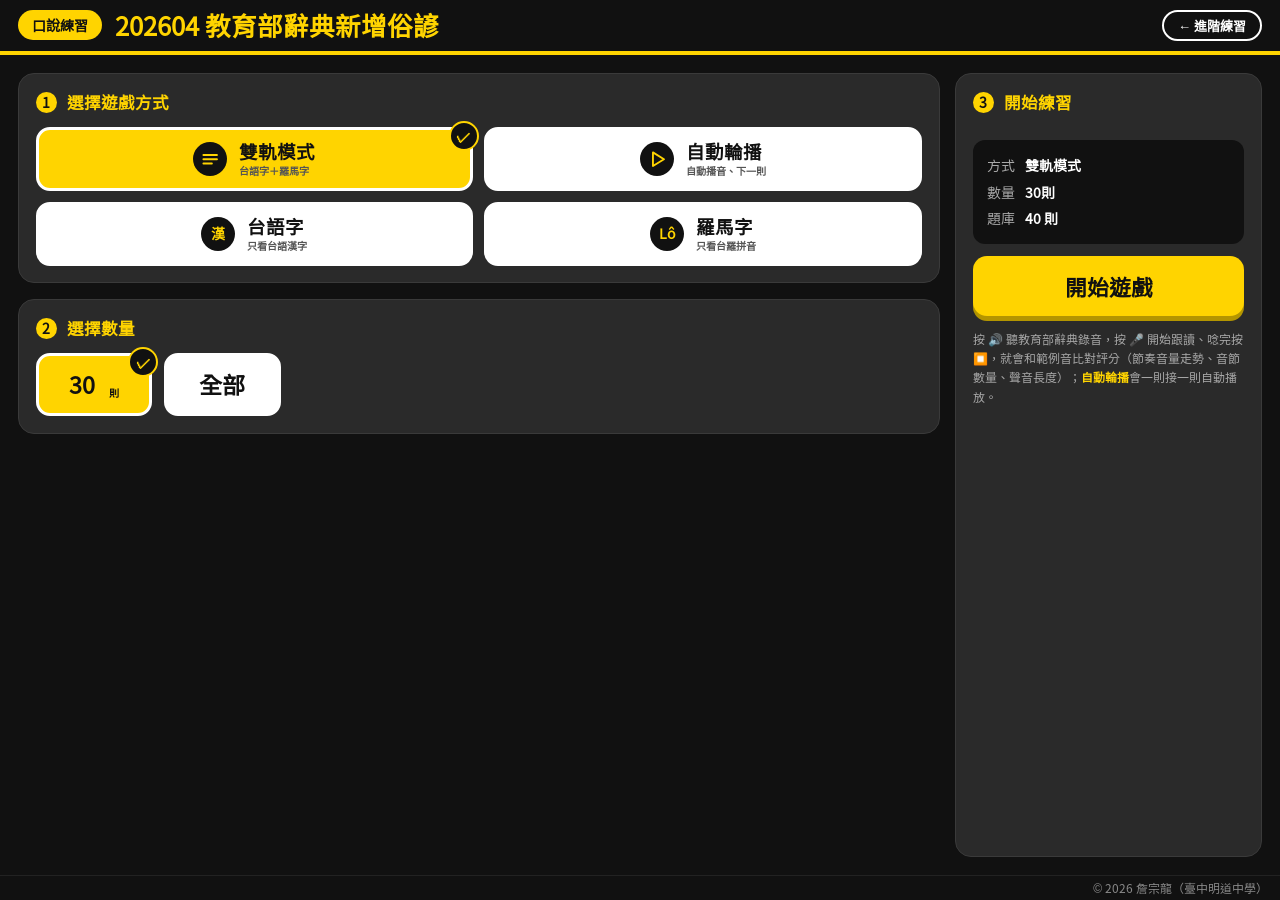
<file: speak/proverb-202604.html>
<!DOCTYPE html>
<!--
  【著作權聲明】
  202604新增俗諺｜進階口說練習 — 進階口說練習：202604 教育部辭典新增俗諺（聽辭典錄音、跟讀、自動輪播）
  詞條、俗諺、華語釋義與錄音取自教育部《臺灣台語常用詞辭典》，其著作權屬教育部（CC BY-NC-ND 2.5 TW）；跟讀評分用的範例音為辭典原檔鏡像（ref/，未剪輯改作）。
  字型：豆腐烏 Tauhu Oo 20.05 子集（https://tauhu.tw/ ，SIL Open Font License 1.1，見 fonts/OFL.txt），全站文字一律使用。
  本網頁之程式碼、版面與教案設計 Copyright © 2026 詹宗龍（臺中明道中學）. All rights reserved.
  僅供非營利之教育教學使用；未經著作權人書面授權，不得重製、改作、散布或修改本網頁之全部或一部分。
-->
<html lang="zh-TW">
<head>
<meta charset="UTF-8">
<meta name="viewport" content="width=device-width, initial-scale=1.0, maximum-scale=1.0, user-scalable=no">
<meta name="author" content="詹宗龍（臺中明道中學）">
<meta name="copyright" content="© 2026 詹宗龍（臺中明道中學）。保留一切權利。">
<title>202604新增俗諺｜進階口說練習</title>
<link rel="icon" href="data:image/svg+xml,%3Csvg xmlns=%22http://www.w3.org/2000/svg%22 viewBox=%220 0 64 64%22%3E%3Crect width=%2264%22 height=%2264%22 rx=%2212%22 fill=%22%23111%22/%3E%3Crect x=%224%22 y=%224%22 width=%2256%22 height=%2256%22 rx=%2210%22 fill=%22none%22 stroke=%22%23FFD400%22 stroke-width=%224%22/%3E%3Ctext x=%2232%22 y=%2246%22 font-size=%2234%22 font-weight=%22700%22 text-anchor=%22middle%22 fill=%22%23FFD400%22%3E%E9%80%B2%3C/text%3E%3C/svg%3E">
<link rel="preload" href="../fonts/tauhu-site.woff2" as="font" type="font/woff2" crossorigin>
<link rel="stylesheet" href="../fonts/tauhu-site.css">
<link href="https://tauhu.tw/tauhu-oo.css" rel="stylesheet">
<style>
:root{--black:#111111;--yellow:#FFD400;--white:#FFFFFF;--gray:#2A2A2A;--light:#F5F5F5;--muted:#A8A8A8;--ok:#58cc02;--no:#ff4b4b}
*{box-sizing:border-box;-webkit-tap-highlight-color:transparent}
html,body{margin:0;height:100%}
body{background:var(--black);color:var(--white);font-family:"TauhuSite",'tauhu-oo',"Noto Sans TC","Microsoft JhengHei","PingFang TC",sans-serif;
  display:flex;flex-direction:column;overflow:hidden;user-select:none;-webkit-user-select:none}
button,input,select,textarea{font-family:inherit}
/* 標題列 */
.topbar{flex:none;display:flex;align-items:center;gap:clamp(8px,1vw,16px);padding:clamp(8px,1.1vh,14px) clamp(10px,1.4vw,28px);
  background:var(--black);border-bottom:4px solid var(--yellow);min-width:0}
.topbar .cat{flex:none;background:var(--yellow);color:var(--black);font-weight:900;font-size:clamp(13px,1.1vw,20px);padding:5px 14px;border-radius:999px;white-space:nowrap}
.topbar h1{flex:1 1 auto;min-width:0;margin:0;color:var(--yellow);font-weight:900;font-size:clamp(17px,2vw,36px);line-height:1.2;
  white-space:nowrap;overflow:hidden;text-overflow:ellipsis}
.topbar .stat{flex:none;display:none;gap:12px;color:var(--white);font-weight:700;font-size:clamp(13px,1vw,18px);white-space:nowrap}
.topbar .stat b{color:var(--yellow)}
.topbar .home{flex:none;color:var(--white);text-decoration:none;font-weight:700;font-size:clamp(13px,1vw,18px);border:2px solid var(--white);
  border-radius:999px;padding:4px 14px;white-space:nowrap;transition:background .15s,color .15s}
.topbar .home:hover{background:var(--white);color:var(--black)}
.topbar .tbtn{flex:none;border:2px solid var(--yellow);background:transparent;color:var(--yellow);font-weight:700;font-size:clamp(13px,1vw,18px);
  border-radius:999px;padding:4px 14px;cursor:pointer;white-space:nowrap}
.topbar .tbtn:hover{background:var(--yellow);color:var(--black)}
/* 主區 */
#app,#app-container{flex:1 1 auto;min-height:0;position:relative;display:flex;flex-direction:column;width:100%}
/* 入口選單：①②步驟卡＋③操作面板 */
.g-wrap{flex:1 1 auto;min-height:0;display:grid;grid-template-columns:minmax(0,1fr) clamp(260px,24vw,440px);gap:clamp(10px,1.2vw,22px);
  padding:clamp(10px,1.4vw,24px);overflow:auto;width:100%}
.steps{display:flex;flex-direction:column;gap:clamp(10px,1.2vw,22px);min-width:0}
.step,.panel{background:var(--gray);border-radius:16px;padding:clamp(12px,1.3vw,24px);border:1px solid #3a3a3a}
.step h3,.panel h3{display:flex;align-items:center;gap:10px;margin:0 0 clamp(10px,1vw,18px);font-size:clamp(16px,1.3vw,26px);color:var(--yellow)}
.num{flex:none;width:1.5em;height:1.5em;border-radius:50%;background:var(--yellow);color:var(--black);display:grid;place-items:center;font-size:.85em;font-weight:900}
.opts{display:grid;gap:clamp(8px,.9vw,16px)}
.opts.m2{grid-template-columns:repeat(2,minmax(0,1fr))}
.opts.n{grid-template-columns:repeat(auto-fill,minmax(clamp(92px,8.5vw,160px),1fr))}
.opt{position:relative;display:flex;align-items:center;justify-content:center;gap:12px;min-height:clamp(56px,7vh,96px);padding:10px 14px;
  background:var(--white);color:var(--black);border:3px solid var(--white);border-radius:14px;cursor:pointer;font-weight:900;
  font-size:clamp(17px,1.45vw,30px);line-height:1.2;text-align:left;transition:transform .12s,box-shadow .12s;white-space:nowrap}
.opt *{pointer-events:none}
.opt:hover{transform:translateY(-2px);box-shadow:0 6px 14px rgba(0,0,0,.45)}
.opt .ic{flex:none;width:clamp(34px,2.6vw,52px);height:clamp(34px,2.6vw,52px);border-radius:50%;background:var(--black);color:var(--yellow);
  display:grid;place-items:center;font-size:clamp(14px,1.1vw,22px);font-weight:900}
.opt .ic svg{width:60%;height:60%;fill:none;stroke:currentColor;stroke-width:2.2;stroke-linecap:round;stroke-linejoin:round}
.opt .tx small{display:block;font-size:.55em;font-weight:700;color:#555;margin-top:3px;white-space:normal}
.opt .big{font-size:1.25em}.opt .u{font-size:.55em;font-weight:700;margin-left:2px;align-self:flex-end;margin-bottom:.35em}
.opt.sel,.opt.selected{background:var(--yellow);border-color:var(--white)}
.opt.sel::after,.opt.selected::after{content:"✓";position:absolute;top:-9px;right:-9px;width:26px;height:26px;border-radius:50%;background:var(--black);
  color:var(--yellow);display:grid;place-items:center;font-size:15px;font-weight:900;border:2px solid var(--yellow)}
.panel{display:flex;flex-direction:column;gap:clamp(10px,1vw,18px);min-width:0}
.sum{background:var(--black);border-radius:12px;padding:12px 14px;font-size:clamp(14px,1vw,19px);line-height:1.9}
.sum span{color:var(--muted);margin-right:10px}.sum b{color:var(--white)}.sum b.none{color:#777;font-weight:400}
.startbtn{width:100%;border:none;border-radius:14px;background:var(--yellow);color:var(--black);font-weight:900;font-size:clamp(20px,1.7vw,34px);
  padding:clamp(14px,1.6vh,24px) 10px;cursor:pointer;box-shadow:0 5px 0 #b39500;transition:transform .1s}
.startbtn:active{transform:translateY(4px);box-shadow:none}
.startbtn:disabled{background:transparent;color:#777;border:2px dashed #555;box-shadow:none;cursor:default}
.tip{color:var(--muted);font-size:clamp(12px,.9vw,16px);line-height:1.6;margin:0}
.tip b{color:var(--yellow)}
.corner{flex:none;text-align:right;color:#8a8a8a;font-size:12px;padding:3px 12px 4px;background:var(--black);border-top:1px solid #222}
@media (max-width:860px),(orientation:portrait){
  body{overflow:auto}
  .g-wrap{grid-template-columns:1fr;overflow:visible}
  .opts.m2{grid-template-columns:1fr}
}
@media (max-width:640px){
  .topbar{flex-wrap:wrap;row-gap:6px;padding:8px 10px}
  .topbar .cat{order:1}
  .topbar .tbtn{order:2;margin-left:auto}
  .topbar .home{order:3;margin-left:auto}
  .topbar .tbtn~.home{margin-left:0}
  .topbar h1{order:4;flex:1 1 100%;white-space:normal;font-size:clamp(17px,5vw,22px)}
  .topbar .stat{order:5;flex:1 1 100%;justify-content:flex-end;margin-top:-4px}
}
@media (orientation:portrait) and (min-width:600px){.opts.m2{grid-template-columns:repeat(2,minmax(0,1fr))}}
@media (max-height:520px) and (orientation:landscape){.opt{min-height:44px;font-size:17px}.tip{display:none}.g-wrap{padding:8px;grid-template-columns:minmax(0,1fr) 230px}
  .opts.m2{grid-template-columns:repeat(2,minmax(0,1fr))}.step h3,.panel h3{margin-bottom:8px}}

.page{display:none;flex-direction:column;flex:1 1 auto;min-height:0;width:100%}
.page.active{display:flex}
#pg-game{padding:clamp(10px,1.4vw,24px);gap:10px}
.info-bar{display:flex;justify-content:space-between;color:var(--muted);font-size:clamp(13px,1vw,18px);flex:none}
.info-bar span:last-child{color:var(--black);background:var(--yellow);border-radius:999px;padding:2px 12px;font-weight:700}
.card{flex:1 1 auto;min-height:0;display:flex;flex-direction:column;gap:12px;align-items:center;text-align:center;overflow:hidden}
.q-text{flex:none;width:100%;font-weight:900;color:var(--white);font-size:clamp(24px,3.2vw,60px);line-height:1.35}
.sub-tailo{display:block;margin-top:6px;font-size:.6em;color:#d8d8d8;font-weight:700}
.kw{color:var(--yellow);text-decoration:none}
.q-def{flex:1 1 auto;width:100%;overflow-y:auto;display:flex;flex-direction:column;justify-content:center;background:var(--gray);
  border-left:6px solid var(--yellow);border-radius:14px;padding:clamp(12px,1.4vw,24px);color:var(--light);font-size:clamp(17px,1.6vw,30px);line-height:1.55;min-height:90px}
@media (max-height:520px){.card{overflow:visible;flex:none}.q-def{flex:none}#pg-game{min-height:max-content}}
.ctrl-area{flex:none;display:flex;flex-direction:column;align-items:center}
.feed-box{min-height:34px;text-align:center}
.feed-msg{font-weight:900;font-size:clamp(16px,1.3vw,24px)}
.c-ok{color:var(--ok)}.c-no{color:var(--no)}
.ctrl-btns{display:flex;gap:16px;margin:4px 0 6px}
.icon-btn{width:clamp(56px,4.6vw,80px);height:clamp(56px,4.6vw,80px);border-radius:50%;border:3px solid var(--white);background:var(--white);color:var(--black);
  font-size:clamp(24px,2vw,34px);display:flex;justify-content:center;align-items:center;cursor:pointer;box-shadow:0 4px 0 #888;transition:transform .1s}
.icon-btn:active{transform:translateY(3px);box-shadow:none}
.icon-btn.sec{background:var(--yellow);border-color:var(--yellow);box-shadow:0 4px 0 #b39500}
#btn-auto{font-weight:900;color:var(--black)}
.icon-btn.rec{background:var(--no);border-color:var(--no);color:#fff;animation:p 1.5s infinite}
@keyframes p{0%{box-shadow:0 0 0 0 rgba(255,75,75,.7)}70%{box-shadow:0 0 0 14px rgba(0,0,0,0)}100%{box-shadow:0 0 0 0 rgba(0,0,0,0)}}
.nav-bar{flex:none;display:flex;justify-content:space-between;gap:10px;border-top:2px solid #2a2a2a;padding-top:10px}
.nav-btn{border:2px solid #555;background:var(--gray);color:var(--white);border-radius:12px;padding:10px 18px;font-weight:900;cursor:pointer;
  font-size:clamp(15px,1.1vw,20px)}
.nav-btn:hover{border-color:var(--yellow)}
.nav-btn.next{background:var(--yellow);border-color:var(--yellow);color:var(--black)}
.feed-msg a.ev-open{color:var(--yellow);font-size:.85em;white-space:nowrap}
@media (max-width:640px){
  #pg-game{gap:8px;padding:10px 12px}
  .card{overflow-y:auto;gap:10px;justify-content:flex-start}
  .q-text{font-size:clamp(20px,6vw,30px);line-height:1.45}
  .sub-tailo{font-size:.62em;line-height:1.5;margin-top:8px}
  .q-def{flex:1 0 auto;font-size:clamp(16px,4.6vw,20px);min-height:80px}
  .card.has-ev .q-def{flex:none;min-height:0}
  .ev-box{flex:none;overflow:visible}
  .ev-head{gap:8px}.ev-fb{flex:1 1 100%}
  .ev-items{grid-template-columns:1fr max-content;grid-auto-flow:row dense;row-gap:4px}
  .ev-item .n{grid-column:1}.ev-item .s{grid-column:2}.ev-item .d{grid-column:1 / -1;font-size:.9em;margin-top:-4px}
  .ctrl-btns{gap:22px;margin:6px 0 8px}
  .feed-box{min-height:28px;padding:0 4px}
  .feed-msg{font-size:16px;line-height:1.5}
}

.card.has-ev .q-def{flex:0 1 auto;min-height:56px}
.ev-box{flex:0 1 auto;min-height:0;overflow-y:auto;width:100%;display:none;text-align:left;background:var(--white);color:var(--black);border-radius:14px;padding:clamp(10px,1vw,16px) clamp(12px,1.2vw,20px);
  font-size:clamp(14px,1vw,18px);line-height:1.6}
.ev-box.show{display:block}
.ev-head{display:flex;flex-wrap:wrap;align-items:center;gap:10px}
.ev-score{font-size:1.5em;font-weight:900;padding:2px 14px;border-radius:999px;color:#fff;white-space:nowrap}
.ev-score.score-excellent{background:#2f9e44}.ev-score.score-good{background:var(--yellow);color:var(--black)}.ev-score.score-retry{background:#888}
.ev-fb{font-weight:700;flex:1 1 12em}
.ev-play{border:2px solid var(--black);background:var(--black);color:var(--yellow);border-radius:999px;padding:3px 12px;font-weight:700;cursor:pointer;font-size:.95em}
.ev-play:hover{background:var(--yellow);color:var(--black)}
.ev-items{display:grid;grid-template-columns:max-content minmax(0,1fr) max-content;gap:2px 10px;margin-top:8px;padding-top:6px;border-top:1px dashed #ccc;align-items:baseline}
.ev-item{display:contents}.ev-item .n{font-weight:900;white-space:nowrap}.ev-item .d{color:#555}.ev-item .s{font-weight:900;text-align:right;white-space:nowrap}
.lv-ok{color:#2f9e44}.lv-mid{color:#b38f00}.lv-low{color:#c92a2a}
.ev-chart{display:flex;align-items:center;gap:10px;margin-top:6px}
.ev-chart svg{flex:1 1 auto;height:46px;background:#f5f5f5;border:1px solid #ddd;border-radius:8px}
.ev-chart polyline{stroke-width:2;vector-effect:non-scaling-stroke;fill:none}
.ev-chart .ref{stroke:#111;opacity:.55}.ev-chart .rec{stroke:#e6b800}
.ev-leg{font-size:.85em;white-space:nowrap;line-height:1.4}.ev-leg .r1{color:#555}.ev-leg .r2{color:#b38f00;display:block}
.ev-note{margin-top:4px;color:#777;font-size:.8em;line-height:1.5}
@media (max-width:640px){.ev-items{grid-template-columns:max-content minmax(0,1fr) max-content;column-gap:6px}.ev-note{display:none}}
</style>
</head>
<body oncontextmenu="return false;">
<header class="topbar">
  <span class="cat">口說練習</span>
  <h1>202604 教育部辭典新增俗諺</h1>
  <a class="home" href="https://sites.google.com/ms.mingdao.edu.tw/tsiam/%E9%80%B2%E9%9A%8E%E7%B7%B4%E7%BF%92" target="_top" onclick="return goHome(this)">← 進階練習</a>
  <script>/* Sites 嵌入框沒有 allow-top-navigation，嵌入時改開新分頁 — © 2026 詹宗龍（臺中明道中學） */
  function goHome(a) { var emb = true; try { emb = window.self !== window.top; } catch (e) {}
    if (emb) { window.open(a.href, '_blank', 'noopener'); return false; } return true; }</script>
</header>
<div id="app">
  <div id="pg-menu" class="page active">
    <div class="g-wrap">
      <div class="steps">
        <section class="step"><h3><span class="num">1</span>選擇遊戲方式</h3>
          <div class="opts m2">
                <div class="opt opt-btn sel" onclick="menu.set('mode', 'dual', this); mdSetMode('雙軌模式')"><span class="ic"><svg viewBox="0 0 24 24"><path d="M4 7h16M4 12h16M4 17h10"/></svg></span><span class="tx">雙軌模式<small>台語字＋羅馬字</small></span></div>
        <div class="opt opt-btn" onclick="menu.set('mode', 'auto', this); mdSetMode('自動輪播')"><span class="ic"><svg viewBox="0 0 24 24"><path d="M7 4l13 8-13 8z"/></svg></span><span class="tx">自動輪播<small>自動播音、下一則</small></span></div>
        <div class="opt opt-btn" onclick="menu.set('mode', 'han', this); mdSetMode('台語字')"><span class="ic">漢</span><span class="tx">台語字<small>只看台語漢字</small></span></div>
        <div class="opt opt-btn" onclick="menu.set('mode', 'tailo', this); mdSetMode('羅馬字')"><span class="ic">Lô</span><span class="tx">羅馬字<small>只看台羅拼音</small></span></div>
          </div></section>
        <section class="step"><h3><span class="num">2</span>選擇數量</h3>
          <div class="opts n">
                <div class="opt opt-btn sel" onclick="menu.set('count', 30, this); mdCount('30則')"><span class="big">30</span><span class="u">則</span></div>
        <div class="opt opt-btn" onclick="menu.set('count', 'all', this); mdCount('全部（40則）')"><span class="big">全部</span></div>
          </div></section>
      </div>
      <aside class="panel"><h3><span class="num">3</span>開始練習</h3>
        <div class="sum"><div><span>方式</span><b id="sum-mode">雙軌模式</b></div><div><span>數量</span><b id="sum-count">30則</b></div><div><span>題庫</span><b>40 則</b></div></div>
        <button class="startbtn" id="md-start" onclick="game.start()">開始遊戲</button>
        <p class="tip">按 <b>🔊</b> 聽教育部辭典錄音，按 <b>🎤</b> 開始跟讀、唸完按 <b>⏹️</b>，就會和範例音比對評分（節奏音量走勢、音節數量、聲音長度）；<b>自動輪播</b>會一則接一則自動播放。</p>
      </aside>
    </div>
  </div>
  <div id="pg-game" class="page">
    <div class="info-bar"><span id="lb-idx"></span><span id="lb-mode"></span></div>
    <div class="card">
      <div id="tx-main" class="q-text"></div>
      <div id="tx-def" class="q-def"></div>
      <div id="ev-box" class="ev-box"></div>
    </div>
    <div class="ctrl-area">
      <div class="feed-box"><div id="fd-msg" class="feed-msg"></div></div>
      <div class="ctrl-btns">
        <div class="icon-btn sec" onclick="game.play()" title="播放">🔊</div>
        <div id="btn-mic" class="icon-btn" onclick="game.rec()" title="錄音">🎤</div>
        <div id="btn-auto" class="icon-btn sec" onclick="game.toggle()" title="暫停/播放" style="display:none; width:auto; padding:0 22px; font-size:1.1rem; border-radius:14px;">暫停</div>
      </div>
    </div>
    <div class="nav-bar">
      <button class="nav-btn" onclick="game.home()">回選單</button>
      <div style="display:flex; gap:10px;">
        <button id="btn-prev" class="nav-btn" onclick="game.nav(-1)" style="visibility:hidden">上一題</button>
        <button class="nav-btn next" onclick="game.nav(1)">下一題</button>
      </div>
    </div>
  </div>
</div>
<div class="corner">© 2026 詹宗龍（臺中明道中學）</div>
<div id="emb-guard" style="display:none;position:fixed;inset:0;z-index:9999;background:#111;color:#fff;flex-direction:column;align-items:center;justify-content:center;gap:18px;padding:20px;text-align:center">
  <div style="font-size:clamp(22px,3vw,40px);font-weight:900;color:#FFD400">請在新分頁練習</div>
  <div style="font-size:clamp(15px,1.4vw,22px);color:#F5F5F5;line-height:1.6">嵌在網站裡的頁面不能使用麥克風，<br>請點下面按鈕，在新分頁開啟這個練習。</div>
  <a id="emb-go" target="_blank" rel="noopener" style="background:#FFD400;color:#111;font-weight:900;font-size:clamp(20px,2vw,32px);padding:16px 40px;border-radius:14px;text-decoration:none;box-shadow:0 5px 0 #b39500">在新分頁開始練習 ↗</a>
</div>
<script>/* 嵌入偵測 — © 2026 詹宗龍（臺中明道中學） */
(function () { var emb = true; try { emb = window.self !== window.top; } catch (e) {}
  if (!emb || location.hash.indexOf('#st=') === 0) return;
  var g = document.getElementById('emb-guard'), a = document.getElementById('emb-go');
  a.href = location.href.split('#')[0]; g.style.display = 'flex'; })();
</script>
<audio id="player"></audio>
<script>
    const db = [
        {id:1, han:"目睭看佇雙糕潤。", tailo:"Ba̍k-tsiu khuànn tī siang-ko-jūn.", def:"雙眼盯著雙糕潤看。雙糕潤是祭神的供品，在祭拜神明時，雙眼卻直直盯著供品，表示心不虔誠，另有所圖。引申人在做某件事時另有企圖。", audio:"https://sutian.moe.edu.tw/media/senn/mp3/imtong/4K/CB/297471.mp3"},
        {id:2, han:"目睭生佇頭殼頂。", tailo:"Ba̍k-tsiu senn tī thâu-khak-tíng.", def:"眼睛長在頭頂上。形容人驕傲自大，瞧不起比自己地位低下的人。", audio:"https://sutian.moe.edu.tw/media/senn/mp3/imtong/kA/WH/278531.mp3"},
        {id:3, han:"目睭大細蕊。", tailo:"Ba̍k-tsiu tuā-sè luí.", def:"眼睛一大一小。形容人勢利眼，處事不公。", audio:"https://sutian.moe.edu.tw/media/senn/mp3/imtong/K3/1T/297481.mp3"},
        {id:4, han:"無米兼閏月。", tailo:"Bô bí kiam jūn-gue̍h.", def:"家裡米糧已吃完，又逢閏月，要撐十二個月已經很拮据了，現在得撐十三個月，那更是辛苦了。形容不如意的事情接連發生。", audio:"https://sutian.moe.edu.tw/media/senn/mp3/imtong/fF/dZ/297501.mp3"},
        {id:5, han:"未想贏，著先想輸。", tailo:"Buē siūnn iânn, tio̍h sing siūnn su.", def:"想到贏的種種美好之前，要先考慮輸的後果及應該如何處理。指凡事要做最壞的打算，並有所準備。", audio:"https://sutian.moe.edu.tw/media/senn/mp3/imtong/Ds/sD/297511.mp3"},
        {id:6, han:"夯石頭硩心肝。", tailo:"Giâ tsio̍h-thâu teh sim-kuann.", def:"搬石頭壓在心上。比喻對某種想望或執念死心。", audio:"https://sutian.moe.edu.tw/media/senn/mp3/imtong/lu/ni/297521.mp3"},
        {id:7, han:"囡仔會走，大人逐甲嘛嘛吼。", tailo:"Gín-á ē tsáu, tuā-lâng jiok kah mà-mà-háu.", def:"小孩會跑，大人追得哇哇叫。初為父母者，皆期待孩子早日學會走路；當小孩學會走路後，大人反而更辛苦，得天天緊隨在後，常追得氣喘噓噓，就因深恐其發生危險。形容父母育兒的艱辛。", audio:"https://sutian.moe.edu.tw/media/senn/mp3/imtong/wl/Xk/297321.mp3"},
        {id:8, han:"囡仔三歲牢皮，五歲牢骨。", tailo:"Gín-á sann huè tiâu phuê, gōo huè tiâu kut.", def:"孩子三歲時的習性尚未根深柢固，仍有改變的可能，但若放任不管，到五歲時所習得的行為習慣便已定型，難以改變。指少成若天性，習慣成自然。", audio:"https://sutian.moe.edu.tw/media/senn/mp3/imtong/cT/sC/297531.mp3"},
        {id:9, han:"囡仔人跳過溝，食三甌。", tailo:"Gín-á-lâng thiàu-kuè kau, tsia̍h sann au.", def:"小孩跳過水溝，就能吃下三碗飯。指小孩子活力十足，新陳代謝好，餓得也快。", audio:"https://sutian.moe.edu.tw/media/senn/mp3/imtong/m9/yH/297331.mp3"},
        {id:10, han:"囡仔人，大人心肝。", tailo:"Gín-á-lâng, tuā-lâng sim-kuann.", def:"小孩子，大人的心胸。指年紀雖小，但志氣高遠。", audio:"https://sutian.moe.edu.tw/media/senn/mp3/imtong/rO/z4/297541.mp3"},
        {id:11, han:"牛毋通𠢕行，人毋通出名。", tailo:"Gû m̄-thang gâu kiânn, lâng m̄-thang tshut-miâ.", def:"牛的腳力好，善於行走，便須常常出去工作；人一旦出名，便會引來諸多困擾。比喻樹大招風，勸人不要出風頭。", audio:"https://sutian.moe.edu.tw/media/senn/mp3/imtong/xM/8h/297551.mp3"},
        {id:12, han:"牛鼻毋拎，拎牛尾。", tailo:"Gû phīnn m̄ lîng, lîng gû bué.", def:"牽牛時不去拉牛鼻上控制牛的圈環，反而去拉牛尾。形容做事不得要領。", audio:"https://sutian.moe.edu.tw/media/senn/mp3/imtong/Vn/re/279241.mp3"},
        {id:13, han:"牛屎龜牚石枋。", tailo:"Gû-sái-ku thènn tsio̍h-pang.", def:"小小的糞金龜，也妄想撐起大石板。形容人不自量力。", audio:"https://sutian.moe.edu.tw/media/senn/mp3/imtong/aJ/dE/297341.mp3"},
        {id:14, han:"喝水會堅凍。", tailo:"Huah tsuí ē kian-tàng.", def:"吆喝一聲，水就凝結成冰。比喻一個人的權勢極具影響力，得以掌控大局。", audio:"https://sutian.moe.edu.tw/media/senn/mp3/imtong/l8/Y0/297371.mp3"},
        {id:15, han:"火過矣，才咧炰芋。", tailo:"Hué kuè--ah, tsiah teh pû ōo.", def:"火快熄滅了，才要烤芋頭。指人錯失良機，為時已晚。", audio:"https://sutian.moe.edu.tw/media/senn/mp3/imtong/tk/mo/297381.mp3"},
        {id:16, han:"火燒跤，隨人掰。", tailo:"Hué sio kha, suî-lâng pué.", def:"火燒到腳，各自撥掉火。意即大難臨頭時，人人自顧不暇。", audio:"https://sutian.moe.edu.tw/media/senn/mp3/imtong/PN/Nu/297561.mp3"},
        {id:17, han:"火燒跤後蹬。", tailo:"Hué sio kha-āu-tenn.", def:"火燒到腳後跟。比喻事態急迫，火燒屁股。", audio:"https://sutian.moe.edu.tw/media/senn/mp3/imtong/3X/u9/297571.mp3"},
        {id:18, han:"火車過了，才歕觱仔。", tailo:"Hué-tshia kuè-liáu, tsiah pûn pi-á.", def:"火車過了，才吹哨示警。比喻事情過了，才做些於事無補的措施。", audio:"https://sutian.moe.edu.tw/media/senn/mp3/imtong/0j/7G/297581.mp3"},
        {id:19, han:"教囝學泅，毋通教囝樹。", tailo:"Kà kiánn o̍h siû, m̄-thang kà kiánn peh tshiū.", def:"教孩子學游泳，不要教孩子爬樹。小孩學會游泳，懂得水性，以後遇到有水的環境或水災才不會害怕，還能救人救己；倒是爬樹其實是危險的，有些樹的質地很容易斷，一失神從樹上掉下來，容易受傷，摔殘、摔死的很多。比喻大人教導小孩時，要教實用的技能，同時要避免危險的行為。", audio:"https://sutian.moe.edu.tw/media/senn/mp3/imtong/ql/AG/297461.mp3"},
        {id:20, han:"江湖一點訣，講破毋值三仙錢。", tailo:"Kang-ôo tsi̍t tiám kuat, kóng-phuà m̄-ta̍t sann sián tsînn.", def:"江湖祕訣全憑那一點技巧，說白了便不值錢。引申某些事在不懂的人眼裡覺得很困難，一旦將其要領說穿，其實也就只是一點點小訣竅而已。", audio:"https://sutian.moe.edu.tw/media/senn/mp3/imtong/A1/FO/297281.mp3"},
        {id:21, han:"巧的食戇，戇的食天公。", tailo:"Khiáu--ê tsia̍h gōng, gōng--ê tsia̍h Thinn-kong.", def:"慧黠者常會占憨直者的便宜，而憨厚的人往往仰賴上天的眷顧。比喻傻人有傻福。", audio:"https://sutian.moe.edu.tw/media/senn/mp3/imtong/Uz/JU/297301.mp3"},
        {id:22, han:"乞食望普渡，做兵望落雨。", tailo:"Khit-tsia̍h bāng phóo-tōo, tsò-ping bāng lo̍h-hōo.", def:"乞丐渴望在中元普渡時，能夠大快朵頤飽餐一頓；當兵的人希望下雨能在室內休息，免得在烈日下辛苦操練。各行各業各有所求。", audio:"https://sutian.moe.edu.tw/media/senn/mp3/imtong/xa/1i/297391.mp3"},
        {id:23, han:"囥酒會芳，囥柑仔爛規籠。", tailo:"Khǹg tsiú ē phang, khǹg kam-á nuā kui láng.", def:"酒越陳越香，橘子放久則會全部爛光。比喻有些人是可以終身交往的，有些卻是可一而不可再的。或指擇物須熟知物性，用人須知性善任。", audio:"https://sutian.moe.edu.tw/media/senn/mp3/imtong/yX/UZ/297311.mp3"},
        {id:24, han:"看田面，毋通看人面。", tailo:"Khuànn tshân-bīn, m̄-thang khuànn lâng-bīn.", def:"自己努力耕種較為可靠，不可一直冀望他人。比喻人應自食其力、自力更生，不倚靠他人。", audio:"https://sutian.moe.edu.tw/media/senn/mp3/imtong/Z8/7s/297591.mp3"},
        {id:25, han:"筊精，生理虎。", tailo:"Kiáu tsinn, sing-lí-hóo.", def:"通常會賭博的人都非常精明；而會做生意的人，為了賺取利潤，貪得無厭，好似凶狠的老虎一般。", audio:"https://sutian.moe.edu.tw/media/senn/mp3/imtong/bI/Ir/297601.mp3"},
        {id:26, han:"功德做佇草仔埔。", tailo:"Kong-tik tsò tī tsháu-á-poo.", def:"在荒煙漫草中為先人做法事祈求功德，對已逝的先人毫無實際助益。比喻徒勞無功，白費力氣。", audio:"https://sutian.moe.edu.tw/media/senn/mp3/imtong/14/2L/297291.mp3"},
        {id:27, han:"內行看布底，外行綴人買。", tailo:"Lāi-hâng khuànn pòo-té, guā-hâng tuè lâng bé.", def:"內行人買布會看布的質料好不好，外行的人只能盲目地跟著人家買。內行人做事情看重點，外行的人只能跟著仿效。", audio:"https://sutian.moe.edu.tw/media/senn/mp3/imtong/Um/zo/297611.mp3"},
        {id:28, han:"六月賣火熥。", tailo:"La̍k--gue̍h bē hué-thang.", def:"六月賣暖爐。火熥是冬天時用來取暖的火爐，中間內裝陶罐，可放碳火。六月天氣非常熱，賣暖爐根本沒人會買。比喻做事不合時宜。", audio:"https://sutian.moe.edu.tw/media/senn/mp3/imtong/mZ/vB/297621.mp3"},
        {id:29, han:"六月棉被，揀人蓋。", tailo:"La̍k-gue̍h mî-phuē, kíng lâng kah.", def:"六月天的棉被挑人蓋。六月天氣熱，一般人不會蓋棉被，但是也有人要蓋棉被，表示有些事做不做因人而異。", audio:"https://sutian.moe.edu.tw/media/senn/mp3/imtong/sR/Lr/297451.mp3"},
        {id:30, han:"人比人，氣死人。", tailo:"Lâng pí lâng, khì-sí lâng.", def:"人生在世各有境遇，各有得失，不需要凡事都跟別人比較。畢竟一一相比，最終也只是徒增煩惱而心生怨懟。", audio:"https://sutian.moe.edu.tw/media/senn/mp3/imtong/VD/5L/297631.mp3"},
        {id:31, han:"五虎下西山。", tailo:"Ngóo hóo hā se-san.", def:"五虎下山嶺。形容聲勢浩大，來勢兇猛。", audio:"https://sutian.moe.edu.tw/media/senn/mp3/imtong/Ka/PJ/297351.mp3"},
        {id:32, han:"五色人，講十色話。", tailo:"Ngóo sik lâng, kóng tsa̍p sik uē.", def:"指不同成長背景的人有不同的見解，人一多意見就多。", audio:"https://sutian.moe.edu.tw/media/senn/mp3/imtong/li/NN/297361.mp3"},
        {id:33, han:"年頭食鹹菜，年尾才轉嗽。", tailo:"Nî-thâu tsia̍h kiâm-tshài, nî-bué tsiah tńg-sàu.", def:"年初吃了鹹菜，到了年底才咳嗽。指事情過了很久，才出現狀況，形容人對事情反應遲鈍。", audio:"https://sutian.moe.edu.tw/media/senn/mp3/imtong/WX/zQ/297641.mp3"},
        {id:34, han:"先顧腹肚，才顧佛祖。", tailo:"Sing kòo pak-tóo, tsiah kòo Pu̍t-tsóo.", def:"先求肚子溫飽，再求能祭奉佛祖。意指人的生存以食為要，先致力民生所需後，再有餘力才顧及精神需求。", audio:"https://sutian.moe.edu.tw/media/senn/mp3/imtong/FU/r4/278191.mp3"},
        {id:35, han:"算命仔喙糊瘰瘰。", tailo:"Sǹg-miā-á tshuì hôo-luì-luì.", def:"命相為業的人常常為了取信於人，說話會投人所好，所以他說的話不可盡信。", audio:"https://sutian.moe.edu.tw/media/senn/mp3/imtong/1g/fk/297441.mp3"},
        {id:36, han:"天地無餓死人。", tailo:"Thinn-tē bô gō-sí lâng.", def:"天地之間沒有餓死人的事。意指大自然就如同生養我們的父母，養育著我們，只要願意努力，就有辦法生存下去。比喻天無絕人之路。", audio:"https://sutian.moe.edu.tw/media/senn/mp3/imtong/QS/8b/297401.mp3"},
        {id:37, han:"出去若拍毋見，轉來若抾著。", tailo:"Tshut--khì ná phah-m̄-kìnn, tńg--lâi ná khioh--tio̍h.", def:"出外就斷了音訊，宛如走失一般；回來就好像撿到的一樣。比喻人對家庭欠缺責任感，我行我素。通常用於父母對兒女的叨唸。", audio:"https://sutian.moe.edu.tw/media/senn/mp3/imtong/iB/S7/297431.mp3"},
        {id:38, han:"出門看天色，入門看目色。", tailo:"Tshut-mn̂g khuànn thinn-sik, ji̍p-mn̂g khuànn ba̍k-sik.", def:"出門要看天氣，進門要看主人的臉色表情。喻處世當察言觀色，方不致於吃眼前虧。", audio:"https://sutian.moe.edu.tw/media/senn/mp3/imtong/Ox/3y/297421.mp3"},
        {id:39, han:"食偌濟，做偌濟，註好好。", tailo:"Tsia̍h guā-tsē, tsò guā-tsē, tsù-hó-hó.", def:"吃多少，做多少，是註定好的。人的歲數，人的成就，都是老天註定好的。亦即生死有命，富貴在天。", audio:"https://sutian.moe.edu.tw/media/senn/mp3/imtong/ig/F9/297491.mp3"},
        {id:40, han:"水鬼騙城隍。", tailo:"Tsuí-kuí phiàn Sîng-hông.", def:"水鬼欺騙城隍爺。城隍就是城隍爺，傳說中是由水鬼升格，成為守護地方的神明，城隍的手下，有許多水鬼供差使。意指下司意欲欺瞞上司，當然成功機會不大。通常用以責備人小鬼大，想欺騙長者的人。", audio:"https://sutian.moe.edu.tw/media/senn/mp3/imtong/yA/If/297411.mp3"}
    ];

    const screenLock = {
        lock: null,
        video: null,
        init: function() {
            // Create a tiny, hidden video element
            if (!this.video) {
                this.video = document.createElement('video');
                this.video.setAttribute('playsinline', '');
                this.video.setAttribute('muted', '');
                this.video.setAttribute('loop', '');
                // Minimal black mp4 base64 to trick browser
                this.video.src = '[data-uri] xzdAAAACphcnRpAAAAAAAAd3JpdGVyX2FwcAAAAAAAZmZtcGVn';
                this.video.style.cssText = 'position:fixed;width:1px;height:1px;top:0;left:0;opacity:0.01;pointer-events:none;z-index:-1;';
                document.body.appendChild(this.video);
            }
        },
        on: async function() {
            this.init();
            
            // Strategy 1: Play fake video (Strongest method for Mobile Safari/Android)
            try {
                if(this.video.paused) await this.video.play();
            } catch(e) { console.log('Video wake lock failed', e); }

            // Strategy 2: Native Wake Lock API (Best for Desktop/Android)
            if ('wakeLock' in navigator) {
                try {
                    if(this.lock) return;
                    this.lock = await navigator.wakeLock.request('screen');
                    this.lock.addEventListener('release', () => {
                        this.lock = null;
                        console.log('Screen lock released');
                    });
                    console.log('Screen Wake Lock active');
                } catch(e) { console.log('Wake Lock API err', e); }
            }
        },
        off: function() {
            // Stop video
            if(this.video) this.video.pause();
            // Release API lock
            if (this.lock) { this.lock.release(); this.lock = null; }
        }
    };

    // Re-acquire lock if tab becomes visible again and lock should be active
    document.addEventListener('visibilitychange', () => {
        if (document.visibilityState === 'visible' && window.menu.cfg.mode === 'auto' && !window.game.st.paused) {
            screenLock.on();
        }
    });

    const sfx = {
        ctx: null,
        init: function() { if (!this.ctx) this.ctx = new (window.AudioContext || window.webkitAudioContext)(); },
        play: function(type) {
            this.init(); if (this.ctx.state === 'suspended') this.ctx.resume();
            const o = this.ctx.createOscillator(), g = this.ctx.createGain();
            o.connect(g); g.connect(this.ctx.destination);
            const t = this.ctx.currentTime;
            if (type === 'ok') {
                o.type='sine'; o.frequency.setValueAtTime(500,t); o.frequency.exponentialRampToValueAtTime(1000,t+0.1);
                g.gain.setValueAtTime(0.3,t); g.gain.exponentialRampToValueAtTime(0.01,t+0.5); o.start(); o.stop(t+0.5);
            } else {
                o.type='sawtooth'; o.frequency.setValueAtTime(150,t); o.frequency.linearRampToValueAtTime(100,t+0.3);
                g.gain.setValueAtTime(0.3,t); g.gain.exponentialRampToValueAtTime(0.01,t+0.3); o.start(); o.stop(t+0.3);
            }
        }
    };

    window.menu = {
        cfg: { mode: 'dual', count: 30 },
        set: function(type, val, el) {
            this.cfg[type] = val;
            el.parentNode.querySelectorAll('.opt-btn').forEach(b => b.classList.remove('sel'));
            el.classList.add('sel');
        }
    };

    window.game = {
        st: { q: [], idx: 0, rec: false, tmr: null, t_st: 0, t_auto: null, paused: false },
        el: id => document.getElementById(id),
        
        start: function() {
            let n = window.menu.cfg.count;
            n = n === 'all' ? db.length : parseInt(n);
            let pool = [...db].sort(() => 0.5 - Math.random());
            this.st.q = pool.slice(0, n);
            this.st.idx = 0;
            this.pg('game');

            // Start Wake Lock immediately on user click
            if (window.menu.cfg.mode === 'auto') {
                screenLock.on();
            }

            this.render();
        },
        
        pg: function(p) {
            this.el('pg-menu').classList.toggle('active', p === 'menu');
            this.el('pg-game').classList.toggle('active', p === 'game');
        },

        render: function() {
            const d = this.st.q[this.st.idx];
            const m = window.menu.cfg.mode;
            this.el('lb-idx').innerText = `序號 ${this.st.idx+1} / ${this.st.q.length}`;
            this.el('lb-mode').innerText = {'han':'台語字','tailo':'羅馬字','auto':'自動輪播','dual':'雙軌模式'}[m];
            
            let h = '';
            const dm = m === 'auto' ? 'dual' : m;
            if (dm === 'dual') h = `${d.han}<span class="sub-tailo">${d.tailo}</span>`;
            else h = dm === 'han' ? d.han : d.tailo;

            this.el('tx-main').innerHTML = h;
            this.el('tx-main').className = 'q-text';
            this.el('tx-def').innerText = d.def;
            this.el('player').src = d.audio;
            
            this.el('fd-msg').innerHTML = "";
            this.el('btn-mic').classList.remove('rec');
            this.st.rec = false;
            clearTimeout(this.st.tmr); clearTimeout(this.st.t_auto);
            
            this.el('btn-prev').style.visibility = this.st.idx > 0 ? 'visible' : 'hidden';
            
            if (m === 'auto') {
                this.el('btn-mic').style.display = 'none'; 
                const b = this.el('btn-auto');
                b.style.display = 'flex'; b.innerText = '暫停';
                this.st.paused = false;
                this.auto();
            } else {
                this.el('btn-mic').style.display = 'flex';
                this.el('btn-auto').style.display = 'none';
                screenLock.off(); // Disable wake lock if not auto mode
            }
        },

        toggle: function() {
            const b = this.el('btn-auto'), p = this.el('player');
            if (!this.st.paused) {
                this.st.paused = true; b.innerText = '持續播放';
                screenLock.off(); // Release lock on pause
                if ('speechSynthesis' in window && window.speechSynthesis.speaking) window.speechSynthesis.pause();
                p.pause(); clearTimeout(this.st.t_auto);
            } else {
                this.st.paused = false; b.innerText = '暫停';
                screenLock.on(); // Re-enable lock on play
                if ('speechSynthesis' in window && window.speechSynthesis.paused) window.speechSynthesis.resume();
                if (p.ended || (p.duration > 0 && p.currentTime >= p.duration)) this.nav(1);
                else p.play().catch(()=>{});
            }
        },

        auto: function() {
            const p = this.el('player'), d = this.st.q[this.st.idx];
            const next = () => { 
                if(this.st.paused) return;
                this.st.t_auto = setTimeout(() => { if(!this.st.paused) this.nav(1); }, 1500); 
            };
            p.onended = next; p.onerror = () => { this.tts(d.han, next); };
            p.play().catch(() => this.tts(d.han, next));
        },

        play: function() {
            const p = this.el('player'), d = this.st.q[this.st.idx];
            p.onended = null;
            p.onerror = () => this.tts(d.han);
            p.play().catch(() => this.tts(d.han));
        },

        tts: function(txt, cb) {
            if ('speechSynthesis' in window) {
                const u = new SpeechSynthesisUtterance(txt);
                u.lang = 'zh-TW'; u.rate = 0.9;
                if (cb) u.onend = cb;
                window.speechSynthesis.speak(u);
            } else if (cb) setTimeout(cb, 2000);
        },

        rec: function() { this.st.rec ? this.stop() : this.record(); },
        
        record: function() {
            this.st.rec = true; this.st.t_st = Date.now();
            this.el('btn-mic').classList.add('rec');
            this.el('fd-msg').innerHTML = "錄音中...";
            this.st.tmr = setTimeout(() => this.stop(), 20000);
        },
        
        stop: function() {
            if (!this.st.rec) return;
            const dur = Date.now() - this.st.t_st;
            this.st.rec = false;
            this.el('btn-mic').classList.remove('rec');
            clearTimeout(this.st.tmr);
            this.el('fd-msg').innerHTML = "分析中...";
            setTimeout(() => this.check(dur), 500);
        },

        check: function(dur) {
            const d = this.st.q[this.st.idx], m = window.menu.cfg.mode;
            const min = d.han.length * 150;
            const score = dur < min ? 0 : Math.floor(Math.random() * 101);
            
            let h = '', dm = m === 'auto' ? 'dual' : m;
            if (dm === 'dual') h = `${d.han}<span class="sub-tailo">${d.tailo}</span>`;
            else h = dm === 'han' ? d.han : d.tailo;
            
            const res = (cls, msg, s) => {
                this.el('tx-main').innerHTML = `<div class="${cls}">${h}</div>`;
                this.el('fd-msg').innerHTML = `<span class="${cls}">${msg}</span>`;
                sfx.play(s);
            };

            if (score < 10) res('c-no', dur < min ? "音節長度無合！" : "沒聽到聲音！", 'no');
            else if (score >= 50) res('c-ok', "正確！共你拍噗仔！", 'ok');
            else res('c-no', "毋著！你閣試一擺！", 'no');
        },

        nav: function(dir) {
            const n = this.st.idx + dir;
            if (n >= 0 && n < this.st.q.length) {
                this.st.idx = n; this.render();
            } else if (dir > 0) {
                alert("測驗結束！"); this.home();
            }
        },

        home: function() {
            this.st.q = []; this.pg('menu');
            const p = this.el('player'); p.pause(); p.currentTime = 0; p.onended = null;
            if ('speechSynthesis' in window) window.speechSynthesis.cancel();
            clearTimeout(this.st.tmr); clearTimeout(this.st.t_auto);
            this.st.rec = false; this.st.paused = false;
            screenLock.off(); // Release all locks
        }
    };
    </script>

<script>
/* ===== 跟讀錄音與聲音相似度評分（同點讀筆 pen 的評分方式）— © 2026 詹宗龍（臺中明道中學） =====
   不用語音辨識（對台語只會辨識出近似音的華語字），直接比對「錄音」與「教育部辭典範例音」兩段聲音：
     1. 節奏音量走勢（50%）：RMS＋過零率特徵，DTW 對齊後的平均差距轉 0～100 分。
     2. 音節數量（30%）：音量包絡峰數 vs. 臺羅應有音節數，抓漏字、吞字、多唸。
     3. 聲音長度（20%）：裁掉頭尾靜音後的時長比，抓唸太快／太拖。
   教育部音檔伺服器沒有開 CORS，瀏覽器無法讀取波形，所以範例音改讀本站鏡像的原檔（../ref/，與辭典音檔逐位元相同）。
   ⚠️ 三項都是聲音層面的指標，不是逐字發音辨識，僅供練習參考。 */
(function () {
  const REF_BASE = '../ref/';
  const SR = 16000, FRAME = 400, HOP = 160, MAX_SEC = 60, DTW_MAX = 2000;
  const LATIN_CH = 'A-Za-z\\u00c0-\\u024f\\u1e00-\\u1eff';
  const LATIN_TOKEN = new RegExp(`[${LATIN_CH}][${LATIN_CH}\\u0300-\\u036f]*(?:-[${LATIN_CH}][${LATIN_CH}\\u0300-\\u036f]*)*`, 'g');
  let mr = null, chunks = [], stream = null, actx = null, recUrl = null;
  const refCache = {};
  const $ = id => document.getElementById(id);

  function expectedSyl(tailo) {
    const plain = String(tailo || '').replace(/<[^>]+>/g, ' ').replace(/[(（][^)）]*[)）]/g, ' ');
    let n = 0;
    (plain.match(LATIN_TOKEN) || []).forEach(t => { n += t.split('-').filter(s => s.trim()).length; });
    return n;
  }
  function ctx() { if (!actx) actx = new (window.AudioContext || window.webkitAudioContext)(); return actx; }
  function decode(buf) {
    return new Promise((res, rej) => ctx().decodeAudioData(buf.slice(0), b => {
      let mono = b.getChannelData(0);
      if (b.numberOfChannels > 1) {
        mono = new Float32Array(b.length);
        for (let c = 0; c < b.numberOfChannels; c++) { const d = b.getChannelData(c); for (let i = 0; i < b.length; i++) mono[i] += d[i] / b.numberOfChannels; }
      }
      res({ samples: mono, sampleRate: b.sampleRate });
    }, rej));
  }
  function resample(s, from, to) {
    if (from === to) return s;
    const r = from / to, n = Math.max(1, Math.floor(s.length / r)), o = new Float32Array(n);
    for (let i = 0; i < n; i++) { const p = i * r, i0 = Math.floor(p), i1 = Math.min(i0 + 1, s.length - 1), f = p - i0; o[i] = s[i0] * (1 - f) + s[i1] * f; }
    return o;
  }
  function features(samples, rate) {
    let sig = resample(samples, rate, SR);
    if (sig.length > MAX_SEC * SR) sig = sig.subarray(0, MAX_SEC * SR);
    const rms = [], zcr = [];
    for (let st = 0; st + FRAME <= sig.length; st += HOP) {
      let sq = 0, cr = 0;
      for (let i = 0; i < FRAME; i++) { const v = sig[st + i]; sq += v * v; if (i > 0 && ((sig[st + i - 1] >= 0) !== (v >= 0))) cr++; }
      rms.push(Math.sqrt(sq / FRAME)); zcr.push(cr / FRAME);
    }
    return { rms, zcr };
  }
  function trim(f, th) {
    const max = Math.max(1e-6, ...f.rms), t = max * th; let a = 0, b = f.rms.length;
    while (a < b && f.rms[a] < t) a++; while (b > a && f.rms[b - 1] < t) b--;
    if (b - a < 3) return f;
    return { rms: f.rms.slice(a, b), zcr: f.zcr.slice(a, b) };
  }
  function z(arr) { const n = arr.length; if (!n) return arr.slice(); const m = arr.reduce((a, b) => a + b, 0) / n; const sd = Math.sqrt(arr.reduce((a, b) => a + (b - m) * (b - m), 0) / n) || 1; return arr.map(v => (v - m) / sd); }
  function pool(f, k) { const p = a => { const o = []; for (let i = 0; i < a.length; i += k) { const s = a.slice(i, i + k); o.push(s.reduce((x, y) => x + y, 0) / s.length); } return o; }; return { rms: p(f.rms), zcr: p(f.zcr) }; }
  function dtw(A, B) {
    const k = Math.ceil(Math.max(A.rms.length, B.rms.length) / DTW_MAX);
    if (k > 1) { A = pool(A, k); B = pool(B, k); }
    const n = A.rms.length, m = B.rms.length;
    if (n < 2 || m < 2) return 0;
    const ra = z(A.rms), rb = z(B.rms), za = z(A.zcr), zb = z(B.zcr);
    const dp = []; for (let i = 0; i <= n; i++) dp[i] = new Float64Array(m + 1).fill(Infinity); dp[0][0] = 0;
    for (let i = 1; i <= n; i++) for (let j = 1; j <= m; j++) {
      const d1 = ra[i - 1] - rb[j - 1], d2 = za[i - 1] - zb[j - 1];
      dp[i][j] = Math.sqrt(d1 * d1 + d2 * d2) + Math.min(dp[i - 1][j], dp[i][j - 1], dp[i - 1][j - 1]);
    }
    let i = n, j = m, len = 0;
    while (i > 0 || j > 0) {
      len++;
      if (i === 0) { j--; continue; } if (j === 0) { i--; continue; }
      const dg = dp[i - 1][j - 1], up = dp[i - 1][j], lf = dp[i][j - 1];
      if (dg <= up && dg <= lf) { i--; j--; } else if (up <= lf) i--; else j--;
    }
    const avg = dp[n][m] / Math.max(1, len);
    return Math.round(Math.max(0, Math.min(100, 100 * Math.exp(-avg / 1.1) + 20)));
  }
  function movAvg(a, w) { const h = Math.floor(w / 2); return a.map((_, i) => { let s = 0, c = 0; for (let j = Math.max(0, i - h); j <= Math.min(a.length - 1, i + h); j++) { s += a[j]; c++; } return s / c; }); }
  function sylPeaks(rms) {
    if (!rms || rms.length < 3) return 0;
    const env = movAvg(rms, 5), max = Math.max(1e-6, ...env), nm = env.map(v => v / max), pk = [];
    for (let i = 1; i < nm.length - 1; i++) if (nm[i] >= nm[i - 1] && nm[i] > nm[i + 1] && nm[i] >= 0.15) pk.push(i);
    const kept = [];
    pk.forEach(p => {
      if (!kept.length) { kept.push(p); return; }
      const q = kept[kept.length - 1]; let v = Infinity; for (let i = q; i <= p; i++) v = Math.min(v, nm[i]);
      if (p - q < 9 || v > Math.min(nm[p], nm[q]) * 0.78) { if (nm[p] > nm[q]) kept[kept.length - 1] = p; return; }
      kept.push(p);
    });
    return kept.length;
  }
  function sylScore(d, e) { if (!e) return null; const al = Math.max(1.2, e * 0.12); const er = Math.max(0, Math.abs(d - e) - al) / e; return Math.round(100 * Math.max(0, 1 - er / 0.4)); }
  const sec = f => f * HOP / SR;
  function durScore(r, f) { if (!(r > 0) || !(f > 0)) return null; const dv = Math.max(0, Math.abs(Math.log(r / f)) - 0.15); return Math.round(100 * Math.max(0, 1 - dv / 0.55)); }
  function refUrl(d) { const p = String(d.audio || '').split('/imtong/')[1]; return p ? REF_BASE + p.split('/').pop() : d.audio; }   // ref/ 平面檔名：imtong 兩層資料夾名只差大小寫，Windows 會合併 → 404
  function loadRef(d) {
    const u = refUrl(d);
    if (!refCache[u]) refCache[u] = fetch(u).then(r => { if (!r.ok) throw new Error('HTTP ' + r.status); return r.arrayBuffer(); })
      .then(decode).catch(e => { delete refCache[u]; e.stage = 'ref'; throw e; });
    return refCache[u];
  }
  const cls = s => s >= 70 ? 'lv-ok' : s >= 40 ? 'lv-mid' : 'lv-low';
  const item = (n, d, s) => `<div class="ev-item"><span class="n">${n}</span><span class="d">${d}</span><span class="s ${s === null ? '' : cls(s)}">${s === null ? '—' : s + ' 分'}</span></div>`;
  function svg(a, b) {
    const w = 300, h = 46, p = 2;
    const pts = arr => { const mx = Math.max(1e-6, ...arr); return arr.map((v, i) => `${(arr.length > 1 ? i / (arr.length - 1) * (w - 2 * p) + p : w / 2).toFixed(1)},${(h - p - v / mx * (h - 2 * p)).toFixed(1)}`).join(' '); };
    return `<svg viewBox="0 0 ${w} ${h}" preserveAspectRatio="none"><polyline class="ref" points="${pts(a)}"/><polyline class="rec" points="${pts(b)}"/></svg>`;
  }
  function show(d, r) {
    const ss = sylScore(r.syl, r.exp), ds = durScore(r.recSec, r.refSec);
    const parts = [{ s: r.contour, w: .5 }, { s: ss, w: .3 }, { s: ds, w: .2 }].filter(x => x.s !== null);
    const ws = parts.reduce((a, x) => a + x.w, 0) || 1, total = Math.round(parts.reduce((a, x) => a + x.s * x.w, 0) / ws);
    const weak = Math.min(...parts.map(x => x.s));
    let fb, sc;
    if (total >= 70 && weak >= 70) { fb = '🌟 太棒了，三項都很接近範例！'; sc = 'score-excellent'; }
    else if (total >= 70) { fb = '🙂 整體不錯，但有一項還差一點，看下面明細補強！'; sc = 'score-excellent'; }
    else if (total >= 40) { fb = '👍 有點像了，看下面哪一項分數較低再加強！'; sc = 'score-good'; }
    else { fb = '💡 落差還蠻大的，建議先聽範例音、跟著慢慢唸！'; sc = 'score-retry'; }
    let sh = !r.exp ? '沒有臺羅資料，無法比對' : r.syl < r.exp * .9 ? '音節偏少，可能有字漏唸或吞過去' : r.syl > r.exp * 1.1 ? '音節偏多，可能多唸了字或有雜音' : '音節數量對得上';
    const sd = r.exp ? `唸出 ${r.syl}／應有 ${r.exp} 音節（範例音偵測 ${r.refSyl}）｜${sh}` : sh;
    const ra = r.refSec > 0 ? r.recSec / r.refSec : 0;
    const dh = !ra ? '長度算不出來' : ra < .85 ? `比範例快 ${(1 / ra).toFixed(2)} 倍，可能唸太趕` : ra > 1.18 ? `比範例慢 ${ra.toFixed(2)} 倍，可能拖太久或停頓太多` : '速度跟範例差不多';
    const box = $('ev-box');
    box.innerHTML = `<div class="ev-head"><span class="ev-score ${sc}">${total} 分</span><span class="ev-fb">${fb}</span><button type="button" class="ev-play" id="ev-play">▶️ 播放我的發音</button></div>
      <div class="ev-items">${item('🎵 節奏音量走勢', '抑揚頓挫與音量起伏跟範例像不像', r.contour)}${item('🔢 音節數量', sd, ss)}${item('⏱️ 聲音長度', `我的 ${r.recSec.toFixed(1)} 秒／範例 ${r.refSec.toFixed(1)} 秒｜${dh}`, ds)}</div>
      <div class="ev-chart">${svg(r.refRms, r.recRms)}<span class="ev-leg"><span class="r1">━ 範例音</span><span class="r2">━ 我的錄音</span></span></div>
      <div class="ev-note">⚠️ 三項都是從聲音本身算出來的，不是逐字發音辨識，不代表每個字有沒有唸對；僅供練習參考。</div>`;
    box.classList.add('show'); box.parentNode.classList.add('has-ev');
    $('ev-play').onclick = () => { if (recUrl) new Audio(recUrl).play().catch(() => {}); };
    const msg = $('fd-msg');
    msg.innerHTML = `<span class="${total >= 70 ? 'c-ok' : 'c-no'}">${total >= 70 ? '正確！共你拍噗仔！' : total >= 40 ? '有較成矣，閣試一擺！' : '毋著！你閣試一擺！'}</span>`;
    sfx.play(total >= 70 ? 'ok' : 'no');
  }
  function evaluate(blob, d) {
    $('fd-msg').innerHTML = '⚙️ 正在比對聲音中…';
    Promise.all([blob.arrayBuffer().then(decode).catch(e => { e.stage = 'rec'; throw e; }), loadRef(d)])
      .then(([rec, ref]) => {
        if (game.st.q[game.st.idx] !== d) return;   // 已換題
        const fr = trim(features(rec.samples, rec.sampleRate), 0.08), ff = trim(features(ref.samples, ref.sampleRate), 0.08);
        show(d, { contour: dtw(fr, ff), syl: sylPeaks(fr.rms), refSyl: sylPeaks(ff.rms), exp: expectedSyl(d.tailo),
                  recSec: sec(fr.rms.length), refSec: sec(ff.rms.length), refRms: ff.rms, recRms: fr.rms });
      })
      .catch(e => {
        console.error('聲音比對失敗:', e);
        $('fd-msg').innerHTML = `<span class="c-no">${e && e.stage === 'ref' ? '⚠️ 讀不到範例音檔，請確認網路連線' : e && e.stage === 'rec' ? '⚠️ 錄音太短或沒錄到聲音，請重新錄一次' : '⚠️ 沒辦法完成比對，請重新錄音'}</span>`;
      });
  }
  function release() { if (stream) { stream.getTracks().forEach(t => t.stop()); stream = null; } }

  const EMBED = (() => { try { return window.self !== window.top; } catch (e) { return true; } })();
  function openFull() {
    const st = { m: menu.cfg.mode, i: game.st.idx, q: game.st.q.map(x => db.indexOf(x)) };
    const u = location.href.split('#')[0] + '#st=' + encodeURIComponent(JSON.stringify(st));
    window.open(u, '_blank', 'noopener');
    $('fd-msg').innerHTML =
      '<span class="c-no">🎤 嵌入在網站裡的頁面不能使用麥克風，已幫你開新分頁（停在這一題），請在新分頁錄音。</span>' +
      ` <a href="${u}" target="_blank" rel="noopener" class="ev-open">沒開出來？點這裡</a>`;
  }
  // 新分頁開啟時還原題目
  (function restore() {
    const m = location.hash.match(/#st=(.+)$/); if (!m) return;
    try {
      const st = JSON.parse(decodeURIComponent(m[1]));
      const q = st.q.map(i => db[i]).filter(Boolean); if (!q.length) return;
      menu.cfg.mode = st.m === 'auto' ? 'dual' : st.m;
      game.st.q = q; game.st.idx = Math.min(Math.max(0, st.i | 0), q.length - 1);
      history.replaceState(null, '', location.href.split('#')[0]);
      window.addEventListener('DOMContentLoaded', () => { game.pg('game'); game.render(); });
      if (document.readyState !== 'loading') { game.pg('game'); game.render(); }
    } catch (e) { console.warn(e); }
  })();
  game.record = function () {
    if (EMBED && !(document.featurePolicy && document.featurePolicy.allowsFeature && document.featurePolicy.allowsFeature('microphone'))) { openFull(); return; }
    if (!navigator.mediaDevices || !navigator.mediaDevices.getUserMedia || !window.MediaRecorder) { alert('這個瀏覽器不支援錄音功能，請改用電腦版 Chrome 或 Edge。'); return; }
    const d = this.st.q[this.st.idx];
    loadRef(d).catch(() => {});   // 先預載範例音
    navigator.mediaDevices.getUserMedia({ audio: true }).then(s => {
      stream = s; chunks = []; mr = new MediaRecorder(s);
      mr.ondataavailable = e => { if (e.data && e.data.size > 0) chunks.push(e.data); };
      mr.onstop = () => {
        release();
        if (mr && mr._cancel) return;
        const blob = new Blob(chunks, { type: (mr && mr.mimeType) || 'audio/webm' });
        if (recUrl) URL.revokeObjectURL(recUrl);
        recUrl = URL.createObjectURL(blob);
        evaluate(blob, d);
      };
      mr.start();
      this.st.rec = true;
      $('btn-mic').classList.add('rec'); $('btn-mic').textContent = '⏹️';
      $('fd-msg').innerHTML = '<span class="c-no">🔴 錄音中…跟著唸，唸完再按一次 ⏹️</span>';
      $('ev-box').classList.remove('show'); $('ev-box').parentNode.classList.remove('has-ev');
      clearTimeout(this.st.tmr); this.st.tmr = setTimeout(() => this.stop(), MAX_SEC * 1000);
    }).catch(err => { console.error(err); if (EMBED) { openFull(); return; } alert('無法取得麥克風權限，請確認已允許瀏覽器使用麥克風。'); });
  };
  game.stop = function (cancel) {
    if (!this.st.rec) return;
    this.st.rec = false; clearTimeout(this.st.tmr);
    $('btn-mic').classList.remove('rec'); $('btn-mic').textContent = '🎤';
    if (mr && mr.state === 'recording') { mr._cancel = !!cancel; mr.stop(); } else release();
  };
  const _render = game.render.bind(game), _home = game.home.bind(game);
  game.render = function () { if (this.st.rec) this.stop(true); $('ev-box').classList.remove('show'); $('ev-box').parentNode.classList.remove('has-ev'); $('ev-box').innerHTML = ''; $('btn-mic').textContent = '🎤'; return _render(); };
  game.home = function () { if (this.st.rec) this.stop(true); release(); return _home(); };
})();
</script>
<script>
/* 摘要同步 — © 2026 詹宗龍（臺中明道中學） */
function mdSetMode(t) { document.getElementById('sum-mode').textContent = t; }
function mdCount(t) { document.getElementById('sum-count').textContent = t; }
</script>
</body>
</html>
</file>
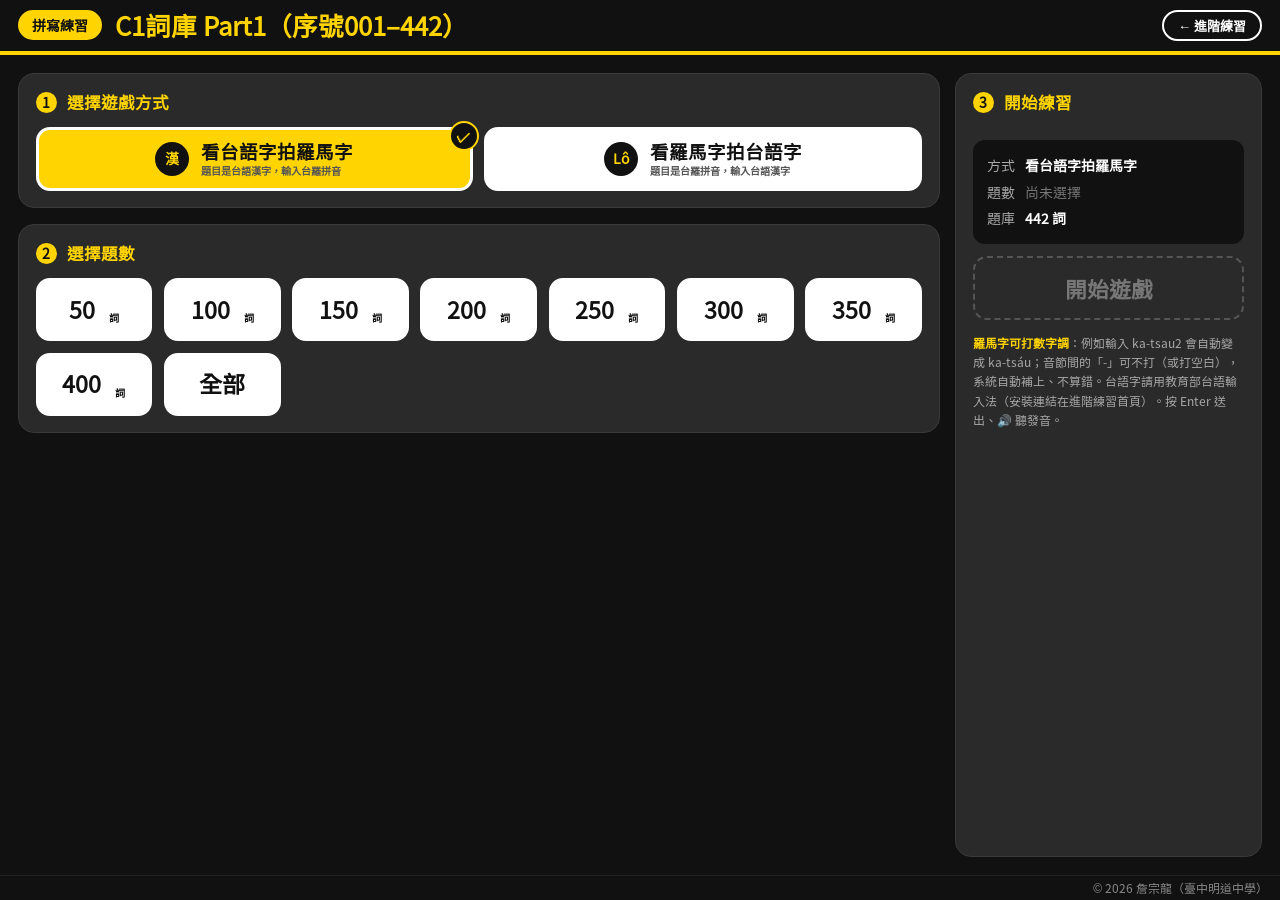
<file: spell/c1-1.html>
<!DOCTYPE html>
<!--
  【著作權聲明】
  C1詞庫1｜進階拼寫練習 — 進階拼寫練習：C1詞庫 Part1（序號001–442）（台語字↔羅馬字打字）
  詞條與釋義參考教育部《臺灣台語常用詞辭典》及國立成功大學台語詞彙資料，其著作權屬原權利人；聲音播放使用自製 snd-plus.js（音檔即時連結教育部辭典官方錄音，著作權屬教育部）。
  字型：豆腐烏 Tauhu Oo 20.05 子集（https://tauhu.tw/ ，SIL Open Font License 1.1，見 fonts/OFL.txt），全站文字一律使用。
  本網頁之程式碼、版面與教案設計 Copyright © 2026 詹宗龍（臺中明道中學）. All rights reserved.
  僅供非營利之教育教學使用；未經著作權人書面授權，不得重製、改作、散布或修改本網頁之全部或一部分。
-->
<html lang="zh-TW">
<head>
<meta charset="UTF-8">
<meta name="viewport" content="width=device-width, initial-scale=1.0, maximum-scale=1.0, user-scalable=no">
<meta name="author" content="詹宗龍（臺中明道中學）">
<meta name="copyright" content="© 2026 詹宗龍（臺中明道中學）。保留一切權利。">
<title>C1詞庫1｜進階拼寫練習</title>
<link rel="icon" href="data:image/svg+xml,%3Csvg xmlns=%22http://www.w3.org/2000/svg%22 viewBox=%220 0 64 64%22%3E%3Crect width=%2264%22 height=%2264%22 rx=%2212%22 fill=%22%23111%22/%3E%3Crect x=%224%22 y=%224%22 width=%2256%22 height=%2256%22 rx=%2210%22 fill=%22none%22 stroke=%22%23FFD400%22 stroke-width=%224%22/%3E%3Ctext x=%2232%22 y=%2246%22 font-size=%2234%22 font-weight=%22700%22 text-anchor=%22middle%22 fill=%22%23FFD400%22%3E%E9%80%B2%3C/text%3E%3C/svg%3E">
<link rel="preload" href="../fonts/tauhu-site.woff2" as="font" type="font/woff2" crossorigin>
<link rel="stylesheet" href="../fonts/tauhu-site.css">
<link href="https://tauhu.tw/tauhu-oo.css" rel="stylesheet">
<script src="https://cyril-mingdao.github.io/taigi-class-games/assets/snd-plus.js"></script>
<style>
:root{--black:#111111;--yellow:#FFD400;--white:#FFFFFF;--gray:#2A2A2A;--light:#F5F5F5;--muted:#A8A8A8;--ok:#58cc02;--no:#ff4b4b}
*{box-sizing:border-box;-webkit-tap-highlight-color:transparent}
html,body{margin:0;height:100%}
body{background:var(--black);color:var(--white);font-family:"TauhuSite",'tauhu-oo',"Noto Sans TC","Microsoft JhengHei","PingFang TC",sans-serif;
  display:flex;flex-direction:column;overflow:hidden;user-select:none;-webkit-user-select:none}
button,input,select,textarea{font-family:inherit}
/* 標題列 */
.topbar{flex:none;display:flex;align-items:center;gap:clamp(8px,1vw,16px);padding:clamp(8px,1.1vh,14px) clamp(10px,1.4vw,28px);
  background:var(--black);border-bottom:4px solid var(--yellow);min-width:0}
.topbar .cat{flex:none;background:var(--yellow);color:var(--black);font-weight:900;font-size:clamp(13px,1.1vw,20px);padding:5px 14px;border-radius:999px;white-space:nowrap}
.topbar h1{flex:1 1 auto;min-width:0;margin:0;color:var(--yellow);font-weight:900;font-size:clamp(17px,2vw,36px);line-height:1.2;
  white-space:nowrap;overflow:hidden;text-overflow:ellipsis}
.topbar .stat{flex:none;display:none;gap:12px;color:var(--white);font-weight:700;font-size:clamp(13px,1vw,18px);white-space:nowrap}
.topbar .stat b{color:var(--yellow)}
.topbar .home{flex:none;color:var(--white);text-decoration:none;font-weight:700;font-size:clamp(13px,1vw,18px);border:2px solid var(--white);
  border-radius:999px;padding:4px 14px;white-space:nowrap;transition:background .15s,color .15s}
.topbar .home:hover{background:var(--white);color:var(--black)}
.topbar .tbtn{flex:none;border:2px solid var(--yellow);background:transparent;color:var(--yellow);font-weight:700;font-size:clamp(13px,1vw,18px);
  border-radius:999px;padding:4px 14px;cursor:pointer;white-space:nowrap}
.topbar .tbtn:hover{background:var(--yellow);color:var(--black)}
/* 主區 */
#app,#app-container{flex:1 1 auto;min-height:0;position:relative;display:flex;flex-direction:column;width:100%}
/* 入口選單：①②步驟卡＋③操作面板 */
.g-wrap{flex:1 1 auto;min-height:0;display:grid;grid-template-columns:minmax(0,1fr) clamp(260px,24vw,440px);gap:clamp(10px,1.2vw,22px);
  padding:clamp(10px,1.4vw,24px);overflow:auto;width:100%}
.steps{display:flex;flex-direction:column;gap:clamp(10px,1.2vw,22px);min-width:0}
.step,.panel{background:var(--gray);border-radius:16px;padding:clamp(12px,1.3vw,24px);border:1px solid #3a3a3a}
.step h3,.panel h3{display:flex;align-items:center;gap:10px;margin:0 0 clamp(10px,1vw,18px);font-size:clamp(16px,1.3vw,26px);color:var(--yellow)}
.num{flex:none;width:1.5em;height:1.5em;border-radius:50%;background:var(--yellow);color:var(--black);display:grid;place-items:center;font-size:.85em;font-weight:900}
.opts{display:grid;gap:clamp(8px,.9vw,16px)}
.opts.m2{grid-template-columns:repeat(2,minmax(0,1fr))}
.opts.n{grid-template-columns:repeat(auto-fill,minmax(clamp(92px,8.5vw,160px),1fr))}
.opt{position:relative;display:flex;align-items:center;justify-content:center;gap:12px;min-height:clamp(56px,7vh,96px);padding:10px 14px;
  background:var(--white);color:var(--black);border:3px solid var(--white);border-radius:14px;cursor:pointer;font-weight:900;
  font-size:clamp(17px,1.45vw,30px);line-height:1.2;text-align:left;transition:transform .12s,box-shadow .12s;white-space:nowrap}
.opt *{pointer-events:none}
.opt:hover{transform:translateY(-2px);box-shadow:0 6px 14px rgba(0,0,0,.45)}
.opt .ic{flex:none;width:clamp(34px,2.6vw,52px);height:clamp(34px,2.6vw,52px);border-radius:50%;background:var(--black);color:var(--yellow);
  display:grid;place-items:center;font-size:clamp(14px,1.1vw,22px);font-weight:900}
.opt .ic svg{width:60%;height:60%;fill:none;stroke:currentColor;stroke-width:2.2;stroke-linecap:round;stroke-linejoin:round}
.opt .tx small{display:block;font-size:.55em;font-weight:700;color:#555;margin-top:3px;white-space:normal}
.opt .big{font-size:1.25em}.opt .u{font-size:.55em;font-weight:700;margin-left:2px;align-self:flex-end;margin-bottom:.35em}
.opt.sel,.opt.selected{background:var(--yellow);border-color:var(--white)}
.opt.sel::after,.opt.selected::after{content:"✓";position:absolute;top:-9px;right:-9px;width:26px;height:26px;border-radius:50%;background:var(--black);
  color:var(--yellow);display:grid;place-items:center;font-size:15px;font-weight:900;border:2px solid var(--yellow)}
.panel{display:flex;flex-direction:column;gap:clamp(10px,1vw,18px);min-width:0}
.sum{background:var(--black);border-radius:12px;padding:12px 14px;font-size:clamp(14px,1vw,19px);line-height:1.9}
.sum span{color:var(--muted);margin-right:10px}.sum b{color:var(--white)}.sum b.none{color:#777;font-weight:400}
.startbtn{width:100%;border:none;border-radius:14px;background:var(--yellow);color:var(--black);font-weight:900;font-size:clamp(20px,1.7vw,34px);
  padding:clamp(14px,1.6vh,24px) 10px;cursor:pointer;box-shadow:0 5px 0 #b39500;transition:transform .1s}
.startbtn:active{transform:translateY(4px);box-shadow:none}
.startbtn:disabled{background:transparent;color:#777;border:2px dashed #555;box-shadow:none;cursor:default}
.tip{color:var(--muted);font-size:clamp(12px,.9vw,16px);line-height:1.6;margin:0}
.tip b{color:var(--yellow)}
.corner{flex:none;text-align:right;color:#8a8a8a;font-size:12px;padding:3px 12px 4px;background:var(--black);border-top:1px solid #222}
@media (max-width:860px),(orientation:portrait){
  body{overflow:auto}
  .g-wrap{grid-template-columns:1fr;overflow:visible}
  .opts.m2{grid-template-columns:1fr}
}
@media (max-width:640px){
  .topbar{flex-wrap:wrap;row-gap:6px;padding:8px 10px}
  .topbar .cat{order:1}
  .topbar .tbtn{order:2;margin-left:auto}
  .topbar .home{order:3;margin-left:auto}
  .topbar .tbtn~.home{margin-left:0}
  .topbar h1{order:4;flex:1 1 100%;white-space:normal;font-size:clamp(17px,5vw,22px)}
  .topbar .stat{order:5;flex:1 1 100%;justify-content:flex-end;margin-top:-4px}
}
@media (orientation:portrait) and (min-width:600px){.opts.m2{grid-template-columns:repeat(2,minmax(0,1fr))}}
@media (max-height:520px) and (orientation:landscape){.opt{min-height:44px;font-size:17px}.tip{display:none}.g-wrap{padding:8px;grid-template-columns:minmax(0,1fr) 230px}
  .opts.m2{grid-template-columns:repeat(2,minmax(0,1fr))}.step h3,.panel h3{margin-bottom:8px}}

#menu-screen{flex:1 1 auto;min-height:0;display:flex;flex-direction:column;width:100%}
#game-screen{display:none;flex:1 1 auto;min-height:0;flex-direction:column;width:100%;background:var(--black)}
.top-bar{flex:none;display:flex;align-items:center;gap:12px;padding:10px clamp(10px,1.4vw,24px)}
.back-btn{border:2px solid #555;background:var(--gray);color:var(--white);border-radius:10px;width:42px;height:38px;display:grid;place-items:center;cursor:pointer}
.back-btn:hover{border-color:var(--yellow);color:var(--yellow)}
.progress-container{flex:1 1 auto;height:14px;background:#333;border-radius:7px;overflow:hidden}
.progress-bar{height:100%;width:0;background:var(--yellow);transition:width .3s}
.progress-text{min-width:72px;text-align:right;font-weight:900;color:var(--yellow)}
.game-content{flex:1 1 auto;min-height:0;display:flex;flex-direction:column;align-items:center;gap:clamp(10px,1.8vh,22px);padding:6px clamp(10px,1.4vw,24px) 10px;overflow-x:hidden;overflow-y:auto;position:relative}
.game-content>*{flex-shrink:0}
.info-row{width:100%;display:flex;justify-content:space-between;align-items:center;font-size:clamp(13px,1vw,18px);color:var(--muted)}
#q-cert{background:var(--yellow);color:var(--black);font-weight:700;border-radius:999px;padding:2px 12px}
.definition-box{width:100%;min-height:64px;display:flex;align-items:center;justify-content:center;text-align:center;background:var(--gray);
  border-left:6px solid var(--yellow);border-radius:14px;padding:8px 14px;color:var(--light);line-height:1.4}
.question-container{flex:1 0 auto;display:flex;align-items:center;justify-content:center;gap:clamp(16px,1.6vw,28px);width:100%;padding:clamp(4px,1vh,14px) 0}
.audio-btn{flex:none;width:52px;height:52px;border-radius:50%;border:none;background:var(--yellow);box-shadow:0 4px 0 #b39500;display:grid;place-items:center;cursor:pointer}
.audio-btn:active{transform:translateY(3px);box-shadow:none}
.audio-icon{font-size:1.4rem}
.question-box{font-size:clamp(28px,min(4vw,7.5vh),80px);line-height:1.2;font-weight:900;color:var(--white);min-height:45px;display:flex;align-items:center;justify-content:center;text-align:center}
.missing-text{color:var(--yellow);font-size:1rem;font-weight:700}
.input-area{width:100%}
#user-input{width:100%;padding:12px 16px;font-size:clamp(20px,1.7vw,32px);border:3px solid var(--white);border-radius:14px;background:var(--white);color:var(--black);
  outline:none;text-align:center;font-family:inherit;user-select:text;-webkit-user-select:text}
#user-input:focus{border-color:var(--yellow);box-shadow:0 0 0 3px rgba(255,212,0,.35)}
#result-display{display:none;width:100%;padding:12px 16px;font-size:clamp(20px,1.7vw,32px);border-radius:14px;background:var(--white);color:var(--black);text-align:center;font-weight:700}
.char-correct{color:#3d9a00}.char-wrong{color:var(--no);text-decoration:underline}
.feedback-msg{min-height:30px;font-weight:900;font-size:clamp(16px,1.3vw,24px);text-align:center}
.msg-correct{color:var(--ok)}.msg-wrong{color:var(--no)}
.controls-row{display:flex;gap:10px;width:100%;margin-top:auto}
.ctrl-btn{flex:1;padding:12px 0;border-radius:12px;font-weight:900;font-size:clamp(15px,1.2vw,22px);cursor:pointer;border:2px solid transparent}
.ctrl-btn:active{transform:translateY(3px)}
.btn-prev{background:var(--gray);color:var(--white);border-color:#555}
.btn-clear{background:transparent;color:var(--white);border-color:var(--white)}
.btn-answer{background:var(--black);color:var(--yellow);border-color:var(--yellow)}
.btn-next{background:var(--yellow);color:var(--black);border-color:var(--yellow)}
.btn-disabled{background:#333;color:#777;pointer-events:none}
#result-screen{display:none;flex:1 1 auto;flex-direction:column;justify-content:center;align-items:center;gap:14px;text-align:center;padding:20px}
#result-screen h2{margin:0;font-size:clamp(30px,3.6vw,60px);color:var(--yellow)}
#result-screen p{margin:0;font-size:clamp(17px,1.4vw,26px)}
#result-screen .startbtn{width:auto;padding:14px 40px}
#drag-handle{display:none}
@media (min-width:900px) and (min-height:600px){.definition-box{font-size:clamp(18px,1.5vw,30px)!important;min-height:clamp(64px,12vh,160px)}
  .audio-btn{width:clamp(52px,4.4vw,84px);height:clamp(52px,4.4vw,84px)}.audio-icon{font-size:clamp(1.4rem,2vw,2.4rem)}}
@media (min-width:769px) and (max-height:600px){.top-bar{padding:6px clamp(10px,1.4vw,24px)}
  .game-content{gap:6px;padding-top:2px}.info-row{font-size:13px}
  .definition-box{min-height:0;padding:6px 14px;font-size:clamp(14px,1.2vw,18px)!important;line-height:1.3}
  .question-container{padding:0}.question-box{font-size:clamp(24px,min(4vw,9vh),56px)}.audio-btn{width:42px;height:42px}.audio-icon{font-size:1.2rem}
  #user-input,#result-display{padding:6px 14px;font-size:clamp(18px,1.6vw,26px)}.feedback-msg{min-height:22px;font-size:16px}
  .ctrl-btn{padding:8px 0;font-size:16px}}
@media (max-width:768px){
  .question-container{flex:none}
  #game-screen{height:50vh;position:absolute;top:0;left:0;right:0;z-index:100;border-bottom:3px solid var(--yellow)}
  .game-content{justify-content:space-evenly;padding-bottom:34px;gap:4px}
  .definition-box,.question-container,.input-area,.info-row{flex-shrink:0}
  #drag-handle{display:flex;position:absolute;bottom:0;left:0;width:100%;height:30px;background:var(--gray);justify-content:center;align-items:center;cursor:ns-resize;touch-action:none}
  #drag-handle::after{content:"";width:44px;height:5px;background:var(--yellow);border-radius:3px}
  .audio-btn{width:44px;height:44px}.audio-icon{font-size:1.2rem}
  #game-screen{height:62vh;height:62dvh}
  .top-bar{padding:8px 12px}
  .game-content{gap:10px;padding:6px 12px 40px}
  .definition-box{font-size:16px;padding:10px 14px}
  .question-container{gap:14px}
  .question-box{font-size:clamp(26px,8vw,40px)}
  .controls-row{gap:8px}
  .ctrl-btn{padding:12px 0;font-size:16px}
}
</style>
</head>
<body oncontextmenu="return false;">
<header class="topbar">
  <span class="cat">拼寫練習</span>
  <h1>C1詞庫 Part1（序號001–442）</h1>
  <a class="home" href="https://sites.google.com/ms.mingdao.edu.tw/tsiam/%E9%80%B2%E9%9A%8E%E7%B7%B4%E7%BF%92" target="_top" onclick="return goHome(this)">← 進階練習</a>
  <script>/* Sites 嵌入框沒有 allow-top-navigation，嵌入時改開新分頁 — © 2026 詹宗龍（臺中明道中學） */
  function goHome(a) { var emb = true; try { emb = window.self !== window.top; } catch (e) {}
    if (emb) { window.open(a.href, '_blank', 'noopener'); return false; } return true; }</script>
</header>
<div id="app-container">
  <div id="menu-screen">
    <div class="g-wrap">
      <div class="steps">
        <section class="step"><h3><span class="num">1</span>選擇遊戲方式</h3>
          <div class="opts m2">
            <div class="opt selected" id="mode-tw" onclick="selectMode('tw'); mdSetMode('看台語字拍羅馬字')"><span class="ic">漢</span><span class="tx">看台語字拍羅馬字<small>題目是台語漢字，輸入台羅拼音</small></span></div>
            <div class="opt" id="mode-ro" onclick="selectMode('ro'); mdSetMode('看羅馬字拍台語字')"><span class="ic">Lô</span><span class="tx">看羅馬字拍台語字<small>題目是台羅拼音，輸入台語漢字</small></span></div>
          </div></section>
        <section class="step"><h3><span class="num">2</span>選擇題數</h3>
          <div class="opts n">
        <div class="opt" onclick="mdPickCount(this, 50, '50詞')"><span class="big">50</span><span class="u">詞</span></div>
        <div class="opt" onclick="mdPickCount(this, 100, '100詞')"><span class="big">100</span><span class="u">詞</span></div>
        <div class="opt" onclick="mdPickCount(this, 150, '150詞')"><span class="big">150</span><span class="u">詞</span></div>
        <div class="opt" onclick="mdPickCount(this, 200, '200詞')"><span class="big">200</span><span class="u">詞</span></div>
        <div class="opt" onclick="mdPickCount(this, 250, '250詞')"><span class="big">250</span><span class="u">詞</span></div>
        <div class="opt" onclick="mdPickCount(this, 300, '300詞')"><span class="big">300</span><span class="u">詞</span></div>
        <div class="opt" onclick="mdPickCount(this, 350, '350詞')"><span class="big">350</span><span class="u">詞</span></div>
        <div class="opt" onclick="mdPickCount(this, 400, '400詞')"><span class="big">400</span><span class="u">詞</span></div>
        <div class="opt" onclick="mdPickCount(this, 'all', '全部（442詞）')"><span class="big">全部</span></div>
          </div></section>
      </div>
      <aside class="panel"><h3><span class="num">3</span>開始練習</h3>
        <div class="sum"><div><span>方式</span><b id="sum-mode">看台語字拍羅馬字</b></div><div><span>題數</span><b id="sum-count" class="none">尚未選擇</b></div><div><span>題庫</span><b>442 詞</b></div></div>
        <button class="startbtn" id="md-start" disabled onclick="startGame(md.count)">開始遊戲</button>
        <p class="tip"><b>羅馬字可打數字調</b>：例如輸入 ka-tsau2 會自動變成 ka-tsáu；音節間的「-」可不打（或打空白），系統自動補上、不算錯。台語字請用教育部台語輸入法（安裝連結在進階練習首頁）。按 Enter 送出、🔊 聽發音。</p>
      </aside>
    </div>
  </div>
  <div id="game-screen">
    <div class="top-bar">
      <button class="back-btn" onclick="returnToMenu()" title="返回選單">
        <svg xmlns="http://www.w3.org/2000/svg" width="22" height="22" viewBox="0 0 24 24" fill="none" stroke="currentColor" stroke-width="2.5" stroke-linecap="round" stroke-linejoin="round"><path d="M3 9l9-7 9 7v11a2 2 0 0 1-2 2H5a2 2 0 0 1-2-2z"></path><polyline points="9 22 9 12 15 12 15 22"></polyline></svg>
      </button>
      <div class="progress-container"><div class="progress-bar" id="progress-bar"></div></div>
      <div class="progress-text" id="progress-text">1 / 50</div>
    </div>
    <div class="game-content">
      <div class="info-row"><span id="q-id">序號：1</span><span id="q-cert">認證：成大</span></div>
      <div class="definition-box" id="definition-box">華語釋義載入中...</div>
      <div class="question-container">
        <button class="audio-btn" id="audio-btn" onclick="playAudio()"><span class="audio-icon">🔊</span></button>
        <div class="question-box" id="question-display">題目</div>
      </div>
      <div class="input-area">
        <input type="text" id="user-input" placeholder="在此輸入..." autocomplete="off" autocapitalize="none" spellcheck="false">
        <div id="result-display"></div>
      </div>
      <div class="feedback-msg" id="feedback-msg"></div>
      <div class="controls-row">
        <button class="ctrl-btn btn-prev" onclick="prevQuestion()">上一頁</button>
        <button class="ctrl-btn btn-clear" onclick="clearInput()">清除</button>
        <button class="ctrl-btn btn-answer" id="action-btn" onclick="showAnswer()">解答</button>
        <button class="ctrl-btn btn-next" onclick="nextQuestion()">下一頁</button>
      </div>
    </div>
    <div id="drag-handle"></div>
  </div>
  <div id="result-screen">
    <h2>恭喜完成！</h2>
    <p>你已經完成本次練習</p>
    <button class="startbtn" onclick="returnToMenu()">返回選單</button>
  </div>
</div>
<div class="corner">© 2026 詹宗龍（臺中明道中學）</div>
<div id="emb-guard" style="display:none;position:fixed;inset:0;z-index:9999;background:#111;color:#fff;flex-direction:column;align-items:center;justify-content:center;gap:18px;padding:20px;text-align:center">
  <div style="font-size:clamp(22px,3vw,40px);font-weight:900;color:#FFD400">請在新分頁練習</div>
  <div style="font-size:clamp(15px,1.4vw,22px);color:#F5F5F5;line-height:1.6">嵌在網站裡的頁面不能使用麥克風，<br>請點下面按鈕，在新分頁開啟這個練習。</div>
  <a id="emb-go" target="_blank" rel="noopener" style="background:#FFD400;color:#111;font-weight:900;font-size:clamp(20px,2vw,32px);padding:16px 40px;border-radius:14px;text-decoration:none;box-shadow:0 5px 0 #b39500">在新分頁開始練習 ↗</a>
</div>
<script>/* 嵌入偵測 — © 2026 詹宗龍（臺中明道中學） */
(function () { var emb = true; try { emb = window.self !== window.top; } catch (e) {}
  if (!emb || location.hash.indexOf('#st=') === 0) return;
  var g = document.getElementById('emb-guard'), a = document.getElementById('emb-go');
  a.href = location.href.split('#')[0]; g.style.display = 'flex'; })();
</script>

<script>
/* 黑黃白選單共用：題數選擇＋摘要＋開始鈕 — © 2026 詹宗龍（臺中明道中學） */
var md = { count: null };
function mdPickCount(el, n, label) {
  md.count = n;
  el.parentNode.querySelectorAll('.opt').forEach(function (b) { b.classList.remove('sel'); });
  el.classList.add('sel');
  var s = document.getElementById('sum-count'); s.textContent = label; s.className = '';
  document.getElementById('md-start').disabled = false;
}
function mdSetMode(label) { var s = document.getElementById('sum-mode'); if (s) { s.textContent = label; s.className = ''; } }
</script>
<script>
    // --- 音效產生器 (Audio Context) ---
    // 答對音效：高頻叮咚
    // 答錯音效：低頻嗡嗡
    var audioCtx = null; // Changed let to var to avoid redeclaration issues

    function initAudio() {
        if (!audioCtx) {
            audioCtx = new (window.AudioContext || window.webkitAudioContext)();
        }
        if (audioCtx.state === 'suspended') {
            audioCtx.resume();
        }
    }

    function playTone(freq, type, duration) {
        initAudio();
        const osc = audioCtx.createOscillator();
        const gain = audioCtx.createGain();
        osc.type = type;
        osc.frequency.setValueAtTime(freq, audioCtx.currentTime);
        
        // 音量漸弱
        gain.gain.setValueAtTime(0.1, audioCtx.currentTime);
        gain.gain.exponentialRampToValueAtTime(0.001, audioCtx.currentTime + duration);

        osc.connect(gain);
        gain.connect(audioCtx.destination);
        osc.start();
        osc.stop(audioCtx.currentTime + duration);
    }

    function playCorrectSound() {
        // 播放兩聲高音
        playTone(880, 'sine', 0.1);
        setTimeout(() => playTone(1760, 'sine', 0.4), 100);
    }

    function playWrongSound() {
        // 播放一聲低頻鋸齒波
        playTone(150, 'sawtooth', 0.4);
    }


    // --- 題目資料庫 (CSV raw data) ---
    // 序號,羅馬字,台語字,華語釋義,認證
    var rawData = `1,a-lú-mih,,鋁。金屬元素之一。其色銀白，質輕不鏽，富延展性，傳熱及導電性極佳。可加工製成電線、鋁箔、日常用器皿等,成大
2,khin-gîn/khin-gûn,輕銀,鋁。金屬元素之一。其色銀白，質輕不鏽，富延展性，傳熱及導電性極佳。可加工製成電線、鋁箔、日常用器皿等,教育部
3,a-sa-puh-luh,,形容人或事物粗俗、不入流。例：你莫佇遐做一寡仔阿沙不魯的代誌。,成大
4,a-sa-puh-luh,阿沙不魯,形容人或事物粗俗、不入流。例：你莫佇遐做一寡仔阿沙不魯的代誌。,教育部
5,a-sià,阿舍,公子哥兒、紈褲子弟、紈褲子弟。富貴人家的子弟，浮華而不知人間疾苦,
6,ánn,,(哄)小妹去睏；匼ánn，匼日頭(遮太陽)；囡仔匼予睏；匼孤爿(偏袒),成大
7,ai-pi,哀悲,(悲哀),
8,àm-hun,暗昏,(黃昏),
9,âm-khang,涵空,(涵洞)、涵空龜 âm-khang-ku(井底之蛙),
10,ām-kin/ām-kun,頷巾,(圍巾),
11,ām-kui,頷胿,(脖子的前面部分),
12,an-tah,安搭,1.安頓。例：我才搬來，猶未安搭好勢。2.安撫。例：暫且共伊安搭一下，賰的後擺才閣講。,
13,a-niâ,阿娘,(母親),
14,ang-á-thâu,尪仔頭,1.玩偶的頭。2.面孔、五官長相。例：尪仔頭袂䆀。同：尪仔面 ang-á-bīn 3.瞳孔。,
15,ang-î,尪姨,靈媒、巫婆。能通鬼神，以替人祈福消災、占卜等為職業的女子。例：牽尪姨，順話尾。(靈媒常要抓住對方的心意，揣摩對方的意思，讓自己說的話與對方配合。比喻揣摩情況來決定說話內容)；尪姨順話尾，假童害眾人,
16,àng-tōo,甕肚,1.形容人自私、小器，隱瞞祕密或好處不肯告訴別人。例：伊彼个人誠甕肚，有好空的攏毋共人講。2.陰險、陰毒。例：伊真甕肚，我真驚會去予伊害著。,
17,âng-gê,,紅潤。豐滿而帶有紅色的光澤。本詞目常重疊使用。例：伊的面色紅牙紅牙，看著真勇健。,成大
18,âng-gê,紅牙,紅潤。豐滿而帶有紅色的光澤。本詞目常重疊使用。例：伊的面色紅牙紅牙，看著真勇健。,教育部
19,âng-kam,,魚類。為新興養殖魚種，體長可達一百五十公分，肉質堅實鮮美，極富油脂，為各類生魚片中之極品,成大
20,âng-kam,紅魽,魚類。為新興養殖魚種，體長可達一百五十公分，肉質堅實鮮美，極富油脂，為各類生魚片中之極品,教育部
21,ang-keh-toh,,祭桌。擺設祭品以祭祀神明、供奉祖先的桌子,成大
22,ang-kè-toh,尪架桌,祭桌。擺設祭品以祭祀神明、供奉祖先的桌子,教育部
23,áu-bân,拗蠻,野蠻、蠻橫無理。個性固執而不通情理的人。例：伊就是傷拗蠻才會遐顧人怨,
24,àu/àu huè/àu hè,漚/漚貨,爛貨。壞的東西或不好的東西。也用來罵人,
25,àu-kóo,漚古,1.腐朽破舊，毫無價值。例：這古董予你看做漚古物！2.形容拙劣、差勁，令人嫌惡的人、事、物。例：你毋通做彼種漚古代。(你不要做那種下三濫的事),
26,àu-sái,漚屎,低劣,成大
27,àu-sái-pōo,漚屎步,惡劣手段、方法或計謀。例：漚屎步盡展,教育部
28,bái-tsâi,,1.難看。例：你坐按呢有夠䆀才。2.事情不好或情況不妙。例：真䆀才 tsin bái-tsâi(情況不妙),成大
29,bái-tsâi,䆀才,1.難看。例：你坐按呢有夠䆀才。2.事情不好或情況不妙。例：真䆀才 tsin bái-tsâi(情況不妙),教育部
30,ba̍k-kînn,目墘,(眼眶),
31,ba̍k-kng,目光,(眼神),
32,bān-mi̍h,萬物,宇宙間的一切物類,成大
33,bān-bu̍t,萬物,宇宙間的一切物類,教育部
34,bān-tshian,萬千,(數量很多),
35,ba̍uh-thâu,貿頭,包商,成大
36,bāu-thâu,貿頭,包商,教育部
37,bē-tshun-tshia,,通常指經過言詞勸說之後，仍無法改變對方的態度或想法。例：佮伊講話，見講嘛講袂伸捙。,成大
38,bē-tshun-tshia/buē-tshun-tshia,袂伸捙,通常指經過言詞勸說之後，仍無法改變對方的態度或想法。例：佮伊講話，見講嘛講袂伸捙。,教育部
39,bí-ká,米絞,(碾米機；碾米廠),
40,bīn-tsik,面積,(地面、物體表面或平面圖形的大小),
41,bīn-kin/bīn-ku,面巾,(毛巾。盥洗時用來擦拭手臉的布),
42,bīn-thàm,面探,(察言觀色；當面問清楚),
43,bíng-hóo,猛虎,(猛勇的虎),
44,bîng-liâu,明瞭,(明白了解),
45,Bîng-tī thian-hông,明治天皇,,
46,Bîng-tiâu,明朝,(朝代名),
47,bīng-tê,命題,出題目,成大
48,bīng-tê/bīng-tuê,命題,出題目,教育部
49,biō-káu,廟口,(寺廟的前面),
50,bú-kū,母舅,稱謂。母親的兄弟。俗稱「阿舅」(a-kū),
51,bô-bóo-bô-kâu,無某無猴,單身、沒有家累。指一個人沒有妻子兒女。例：無某無猴，穿衫破肩胛頭。(沒有妻子，衣服破了也沒人補。是單身漢自我調侃的俏皮話),
52,bô-kái,無解,(沒有解答),
53,bô-liōng,無量,小氣、沒度量，吝嗇，不大方。例：伊彼个人真無量，攏毋肯共人鬥相共。(他那個人很沒度量，都不肯幫別人的忙),
54,bo̍k/bo̍k-hui,莫/莫非,難道。加強語氣的反問詞。例：莫非代誌是伊做的，無，伊哪會攏無出面？,
55,bo̍k-kuài,莫怪,難怪、怪不得。例：原來是欲佮查某囡仔去看電影，莫怪伊喙笑目笑,
56,bo̍k/bo̍k-su/bo̍k-tiûnn,牧/牧師/牧場,基督新教的傳教士稱為牧師，取牧者與教師二義; 牧養牛、羊的場所,
57,bo̍k-bo̍k-siû,,1.在水中掙扎，載沉載浮的游。例：我看著有人佇水底沐沐泅。2.比喻身處困境，求助無門。例：伊做伊走，放我佇遮沐沐泅。,成大
58,bo̍k-bo̍k-siû,沐沐泅,1.在水中掙扎，載沉載浮的游。例：我看著有人佇水底沐沐泅。2.比喻身處困境，求助無門。例：伊做伊走，放我佇遮沐沐泅。,教育部
59,bông/suann-bông/bông-bū,雺/山雺/雺霧,大霧、霧氣。例：山雺(山上的霧氣)、雺霧(霧氣),
60,bông-hûn,亡魂,死者的靈魂。例：牽亡魂(牽引亡魂、通靈。是傳統喪禮的一部分),
61,bōng-khòng,墓壙,墓穴。埋葬棺木的洞穴。例：痟狗舂墓壙。(瘋狗爭著要進墓穴吃屍體。比喻爭先恐後),
62,bú-kū-kong,母舅公,舅公。稱謂。奶奶或是外婆的兄弟。例：天頂天公，地下母舅公。(天上天公最大，人間母舅公最大。傳統上對母舅公都十分尊敬，常做家庭糾紛的公親或見證人),
63,bú-tshī,武市,(從事外送、大宗買賣，主動開發客源的商行),
64,bûn-tshī,文市,(零售商行),
65,buā-tsháu,,銳葉小槐花。木本植物。長一到兩公尺，葉子互生，三出複葉，葉片披針形，花黃色或綠白色，產在臺灣中北部的山野。主要治療吐血、肝病、婦女病、腹痛、燙傷潰爛等。民間也作為避邪草。浸泡在熱水後，擦拭手腳或全身，以求消災去厄,成大
66,bua̍h-tsháu,茉草,銳葉小槐花。木本植物。長一到兩公尺，葉子互生，三出複葉，葉片披針形，花黃色或綠白色，產在臺灣中北部的山野。主要治療吐血、肝病、婦女病、腹痛、燙傷潰爛等。民間也作為避邪草。浸泡在熱水後，擦拭手腳或全身，以求消災去厄,教育部
67,buán-tshing,滿清,清朝,成大
68,Buán-tshing,滿清,清朝,教育部
69,bué-khuì,尾氣,(後勁),成大
70,bué-khuì/bé-khuì,尾氣,,教育部
71,bûn-jîn,文人,讀書人或從事文學的人,成大
72,bûn-jîn/bûn-lîn,文人,讀書人或從事文學的人,教育部
73,bûn-su,文書,(統稱公文、契約等文件),
74,bûn-tshī,文市,(零售商行),
75,ē-ji̍t/ē-li̍t,下日,(改天),
76,gâ,牙,螺絲紋。例：這螺絲是正 gâ 抑是倒 gâ,
77,gán-tsiân/gán-tsîng,眼前,,
78,gé-sé,,(諷刺；譏笑),
79,gè,,啃甘蔗,成大
80,gè/gè kam-tsià,嚙/嚙甘蔗,啃甘蔗,教育部
81,gê/gê-tsô,牙/牙槽,齒槽。包圍牙根，使牙根嵌入的凸凹腔。例：鐵齒銅牙槽(比喻頑固嘴硬的人)。,
82,gê-siâu,,表示討厭的粗俗用語。例：我誠㤉潲伊彼款做代誌的態度,成大
83,gê-siâu,㤉潲,表示討厭的粗俗用語。例：我誠㤉潲伊彼款做代誌的態度,教育部
84,gí,語,人類用嘴說出來的話，由語音、語彙和語法所組成，是表達情意、傳遞思想的重要工具,成大
85,gí-giân/gú-giân,語言,人類用嘴說出來的話，由語音、語彙和語法所組成，是表達情意、傳遞思想的重要工具,教育部
86,gí-gī,語義,語言內字組與符號之間的關係,成大
87,gí-gī/gú-gī,語義,語言內字組與符號之間的關係,教育部
88,gí-im,語音,字在口語中所念的音,成大
89,gí-im/gú-im,語音,字在口語中所念的音,教育部
90,gī-niū,,消遣、排遣。排解愁悶、消磨時間。例：一陣老大人佇公園仔內面開講、行棋做議量,成大
91,tsò-gī-niū/tsuè-gī-niū,做議量,消遣、排遣。排解愁悶、消磨時間。例：一陣老大人佇公園仔內面開講、行棋做議量,教育部
92,gia̍h-kî-kun-á,gia̍h 旗軍仔,本指大官出巡時舉旗的小兵，引申為隨聲附和的小人物，或舞台上跑龍套的小角色。例：大腳數共攑旗軍仔借錢。(大角色跟小角色借錢。俗語，比喻擅於賺錢的人不如懂得節儉的人),成大
93,gia̍h-kî-kun-á,攑旗軍仔,本指大官出巡時舉旗的小兵，引申為隨聲附和的小人物，或舞台上跑龍套的小角色。例：大腳數共攑旗軍仔借錢。(大角色跟小角色借錢。俗語，比喻擅於賺錢的人不如懂得節儉的人),教育部
94,giám-ngē,,1.堅強。例：弓蕉去予風颱掃倒了了，咱著較儼硬咧，重來。2.硬朗。例：我老罔老，跤手猶真儼硬。,成大
95,giám-ngē/giám-ngī,儼硬,1.堅強。例：弓蕉去予風颱掃倒了了，咱著較儼硬咧，重來。2.硬朗。例：我老罔老，跤手猶真儼硬。,教育部
96,giâm-kun,閻君,閻羅、閻羅王。地獄中的鬼王，在佛經中是地獄的審判者，掌管人間的生死、壽命，及獎善罰惡諸事,成大
97,Giâm-kun,閻君,閻羅、閻羅王。地獄中的鬼王，在佛經中是地獄的審判者，掌管人間的生死、壽命，及獎善罰惡諸事,教育部
98,giat-láu,,(滾蛋；淘汰),
99,gîm-tsînn,砛簷,(指舊式房屋屋簷下的臺階處),
100,gīm,扲,把東西緊緊地握在手中。例：伊共錢扲牢牢 gīm-tiâu-tiâu,成大
101,gīm/gîm,扲,把東西緊緊地握在手中。例：伊共錢扲牢牢 gīm-tiâu-tiâu,教育部
102,gín-á-phí,,小毛頭。指小孩，但含有貶意。例：一个囡仔疕，閣足𠢕變鬼變怪。,成大
103,gín-á-phí,囡仔疕,小毛頭。指小孩，但含有貶意。例：一个囡仔疕，閣足𠢕變鬼變怪。,教育部
104,gín-á-tioh,,(天真浪漫),
105,gîng-sim,凝心,抑鬱、鬱結。因為心煩而不開朗。例：這件代誌予伊足凝心的。(這件事情讓他很抑鬱),
106,gió-toh,,上等,成大
107,siōng-tíng,上等,,教育部
108,gōng-gōng-á,戇戇仔,(笨笨的、傻傻地),
109,gōo-sî-tsuí,午時水,(指端午節的中午由井裡打上來的水，據說飲用此水有益身體),
110,gû-pi,,1.昆蟲名。體形為長橢圓形。胸腹部有花紋，夏季常出現於水邊。會吸食牛、馬血液，對牛、馬家畜為害甚大。2.形容吝嗇的人，就像牛螕吸血一樣只有進沒有出。例：伊敢若牛螕咧，欲叫伊出錢是無可能的代誌。,成大
111,gû-pi,牛螕,1.昆蟲名。體形為長橢圓形。胸腹部有花紋，夏季常出現於水邊。會吸食牛、馬血液，對牛、馬家畜為害甚大。2.形容吝嗇的人，就像牛螕吸血一樣只有進沒有出。例：伊敢若牛螕咧，欲叫伊出錢是無可能的代誌。,教育部
112,guî-ki,危機,,
113,gûn-hâng/gîn-hâng,銀行,,成大
114,gîn-hâng/gûn-hâng,銀行,,教育部
115,gûn-phiò/gîn-phiò,銀票,鈔票。也就是紙幣,成大
116,gîn-phiò/gûn-phiò,銀票,鈔票。也就是紙幣,教育部
117,hâ-tsû,瑕疵,,成大
118,hâ-tshû,瑕疵,,教育部
119,hânn,,(懸而未決),
120,hiân--jî-bē-kuat,懸而未決,,
121,hannh,,表示驚訝的反問。例：唅？你講啥？,成大
122,hannh,唅,表示驚訝的反問。例：唅？你講啥？,教育部
123,tik-ha̍h/tsàng-ha̍h/tsià-ha̍h,竹箬/粽箬/蔗箬,竹籜/粽笚、粽籜/包覆在甘蔗莖外的硬葉,
124,hái-hái,海海,形容諸般事務並沒有特別值得期待的地方，一切只是普普通通而已。例：人生海海(人生也不過就是如此而已)。,
125,hái-iah,,計程車,成大
126,hài-ià,,計程車,教育部
127,hái-kat-á,,西裝頭,成大
128,hái-kat-lá,,西裝頭,教育部
129,hâi-jî,孩兒,孩子,成大
130,hâi-jî/hâi-lî,孩兒,孩子,
131,hainn-hainn-kiò,哼哼叫,痛苦的呻吟聲；不滿的抱怨聲。例：你莫佇遐哼哼叫，我聽甲足煩呢！(你不要在那邊哼哼叫，我聽得煩死了！),
132,hak,,購置房子/購置田產,成大
133,hak-tshù/hak tshân-hn̂g,蓄厝/蓄田園,購置房子/購置田產,教育部
134,Hàn-tiâu,漢朝,(朝代名),
135,hân-san,,畏縮、不大方，害怕花費導致過於簡陋簡樸而不體面。例：無彩伊家財萬貫，煞顛倒寒酸，一箍銀都毋肯寄付。,成大
136,hân-suan,寒酸,畏縮、不大方，害怕花費導致過於簡陋簡樸而不體面。例：無彩伊家財萬貫，煞顛倒寒酸，一箍銀都毋肯寄付。,教育部
137,hàu-lâm/hàu-lâm-sîn/hàu-lâm-bīn,孝男/孝男神/孝男面,(孝子。為父母親服喪的兒子)/(愛哭鬼)/(哭喪著臉。帶有貶意的說法。例：孝男面，無人緣。),
138,hé-kì,夥計,1.受人僱用，替人做事的人。2.姘婦。例：鬥夥計(已婚男人包養情婦)。,成大
139,hué-kì/hé-kì,夥計,1.受人僱用，替人做事的人。2.姘婦。例：鬥夥計(已婚男人包養情婦)。,教育部
140,hē-lo̍h,下落,去向、去處。例：下落不明(不知去向),
141,hî-ùn,魚塭,在海邊平地上，挖掘出來引水養殖魚類的池塘,成大
142,hî-ùn/hû-ùn,魚塭,在海邊平地上，挖掘出來引水養殖魚類的池塘,
143,hiam-lua̍h-lua̍h,,形容很辣,成大
144,hiam-lua̍h-lua̍h,薟辣辣,形容很辣,教育部
145,hiàm,,1.喊、叫。2.出聲驅趕。3.召喚。4.叫做、稱做。5.開口叫人、打招呼。,成大
146,hiàm,喊,1.喊、叫。2.出聲驅趕。3.召喚。4.叫做、稱做。5.開口叫人、打招呼。,
147,hiáng-liāng,響亮,(1. 聲音宏亮。2. 具知名度),
148,hiat,,丟掉。例：門跤口彼袋糞埽順紲提出去擲㧒捔,成大
149,hiat/tàn-hiat-ka̍k,㧒/擲㧒捔,丟掉。例：門跤口彼袋糞埽順紲提出去擲㧒捔,教育部
150,hia̍t/tiám-hia̍t,穴/點穴,1.地理師堪定的墓穴位置。2.指拳術師用手指點人身上的穴位，使其麻木。,
151,hiau,僥,1.原本是平整的物體因外力或放久了而變彎。2.翻動、搜尋。3.背約、毀約。,
152,hiau-sim,僥心,變心。改變原來對某人的感情與心意。例：伊已經僥心愛別人矣。,
153,hiau-hīng,僥倖,1.表可憐、惋惜、遺憾。例：真僥倖，嫁彼款的翁。2.行事不義，有負其他人。例：你做這種僥倖代，以後會袂好死。,
154,hiau/hiau-hiông,梟/梟雄,(強悍兇狠狡詐的領袖人物),
155,hin,,(那裡頭。例：相片 hin 內底有我少年時的紀持),成大
156,hing,興,(興盛),
157,hìng-thī,,多話、枝枝節節，雜七雜八的言語，且內容多是無關緊要的閒扯淡,成大
158,thi̍h-siông,喋詳,多話、枝枝節節，雜七雜八的言語，且內容多是無關緊要的閒扯淡,教育部
159,hîng-ui,形威,(威風；威嚴。成大),
160,hīng,貺,逢喜事主人送親友禮物宣告喜訊。例：貺紅卵(送紅蛋)、貺油飯(送油飯)。,
161,hit-tia̍p,,那時、那陣子,成大
162,hit-tang-tsūn/hit-tah,彼當陣/彼搭,那時、那陣子。常合音為「向陣」/處、那裡。離說話者比較遠的地方。例：咱來去踅彼搭的夜市仔，好無？,教育部
163,hó-tāi,好代,1.好事、善行事。例：做好代才會出好囝孫。2.好消息。例：這是好代，趕緊講予眾人知。,
164,hô-hong/hô-jîn/hô-lîn/hô-hóng/hô-tsāi/hô-tshù,何方/何人/何況/何在/何處,用於比較之詞。常會對所比較的事物，有進一步的推論。例：這台車大人都騎袂行矣，何況是一个囡仔。;(在那裡),
165,hō-thâu,號頭,1.記號、標誌。2.商標。3.號角、喇叭。,
166,hònn-hiân,好玄,(好奇),
167,ho̍k/khue-ho̍k,復/恢復,,
168,hòng-sàng-thâu,放送頭,1.本指廣播電臺的放送亭、廣播站，後多指擴音器。2.引申指愛搬弄是非的人、大嘴巴。,
169,huat-hông,發癀,(發炎。傷口因感染而產生發紅、腫脹或疼痛等症狀),
170,hōng-sū,奉祀,(供奉祭祀),
171,hóo/hóo--lâng/hóo-tshìn-thâu,唬/唬人/唬秤頭,(騙人、哄人)/(偷斤兩。指做生意偷斤減兩，占顧客便宜。例：有的生理人做生理會唬秤頭，所以買物件愛細膩),
172,hòo,戽,1.把水從水池或井中引上來並潑灑。2.把東西丟出去、把人轟出去。3.事情隨便做一做。須重疊使用。4.形容人的下巴突出，像戽斗一樣。,
173,hôo-liù-liù,,形容說得天花亂墜、誇大不實,成大
174,hôo-luì-luì,糊瘰瘰,形容說得天花亂墜、誇大不實,教育部
175,Hōo-bué,滬尾,新北市淡水,成大
176,Hōo-bué/Hōo-bé,滬尾,新北市淡水,教育部
177,hōo-hōo,戶戶,每家每戶,成大
178,ke-ke-hōo-hōo,家家戶戶,每家每戶,教育部
179,hu-loh,,(洗澡),成大
180,hù-jū,富裕,錢財充足,成大
181,hù-jū/hù-lū,富裕,錢財充足,教育部
182,hū-jîn,婦人,成年女子，多指已婚的女性,成大
183,hū-jîn/hū-lîn,婦人,成年女子，多指已婚的女性,教育部
184,huānn-tiānn,,(打定),成大
185,huānn/huānn-puânn/huānn-tiánn-tsàu,扞/扞盤/扞鼎灶,(操盤、掌管。例：所有的代誌攏是伊咧扞盤，佮我無底代)/(掌灶、掌廚。例：阮兜是阮阿爸咧扞鼎灶),
186,huâinn-hîng,橫行,(不循正道而行),
187,huan-siā,番社,(原住民的部落),
188,huan-tshia,,通常指經過言詞勸說之後，仍無法改變對方的態度或想法,成大
189,bē-huan-tshia/buē-huan-tshia,袂翻捙,通常指經過言詞勸說之後，仍無法改變對方的態度或想法,教育部
190,huán-bīn,反面,(突變、翻臉),
191,huán-luān,反亂,(叛亂、造反),
192,huān-hiâm,犯嫌,(犯忌、犯疑、受人詬病、嫌疑),
193,huat-kànn,發酵,醣類被菌類或細菌在無氧情況下代謝後，變成另一種有機物，經常生成酒精，這種作用稱為「發酵」，或單稱「發 huat」,成大
194,huat-kànn,發酵,醣類被菌類或細菌在無氧情況下代謝後，變成另一種有機物，經常生成酒精，這種作用稱為「發酵」，或單稱「發 huat」,教育部
195,Hue-liân-káng,花蓮港,,成大
196,Hua-liân-káng/Hua-lian-káng/Hue-lian-káng,花蓮港,,教育部
197,hué-hu,火灰,灰燼。指物體燃燒後所餘留的屑末,成大
198,hué-hu/hé-hu,火烌,灰燼。指物體燃燒後所餘留的屑末,教育部
199,hué-kì,伙計,勾搭姘頭,成大
200,tàu-hué-kì/tàu-hé-kì,鬥夥計,勾搭姘頭,教育部
201,huè-thâu,歲頭,歲數、年齡。指年齡的大小,成大
202,huè-thâu/hè-thâu,歲頭,歲數、年齡。指年齡的大小,教育部
203,huê,,(接觸並拖過；擦撞，成大),
204,huê tshiú-ki-á,手機仔,(滑手機),教育部
205,huê-tńg,回轉,回去、回轉、返回,成大
206,huê-tńg/hê-tńg,回轉,回去、回轉、返回,教育部
207,huē-tsê,會齊,(同心同力、集合),
208,huí,毀,(破壞、毀滅。例：毀滅 huí-bia̍t、毀了了 huí-liáu-liáu),
209,huì-sîn,費神,花費精神。有時也當做麻煩別人，或感謝他人幫忙的客套話。例：我家己想辦法，毋免你費神。,
210,hun-hun/hun-jiáu/hun-liáu/kiù-hun,紛紛/紛擾/糾紛,(接連不斷的樣子)/(混亂、凌亂)/(有爭執的事情),
211,hun-puânn,薰盤,(菸灰缸),
212,hûn-phik,魂魄,(附於人體的精神靈氣),
213,hūn-gîng-thôo,混凝塗,(水泥),成大
214,i/piān-i,衣/便衣,(平時所穿的衣服)、我身騎白馬走三關，改換素衣回中原,
215,I-sik-lia̍t,以色列,,
216,I-tāi-lī,義大利,,
217,î-it,唯一,獨一無二,成大
218,uî-it,唯一,獨一無二,教育部
219,î-tshî,維持,維護保持,成大
220,î-tshî/uî-tshî,維持,維護保持,教育部
221,ia̍h,,(也，成大),
222,ia̍h/a̍h/ah/iā,抑/也,,教育部
223,ián-piàn,演變,(事物在時間流逝的過程中所產生的變化),
224,iàu-hāi,要害,,
225,ín--lâng,允人,答應別人,成大
226,ín--lâng/ún--lâng/ín-thâu-lōo/ín-tsún/ún-tsún,允人/允頭路/允准,答應別人/找工作/允許、准許,教育部
227,íng-pái,往擺,以前、早先。例：往擺伊足無愛來阮兜。,
228,ióng-si̍t,養殖,(飼養、繁殖水產動植物),
229,iông-ha̍p,融合,(融化匯合),
230,iông-ún,容允,允許。容許、許可。例：就我所知，伊無可能容允你烏白來。,成大
231,iông-ín/iông-ún,容允,允許。容許、許可。例：就我所知，伊無可能容允你烏白來。,教育部
232,it-lia̍p-it,一粒一,1.最好的、第一流的。例：這擺欲替伊開刀的醫生攏是一粒一的。2.最投契的。例：阿英佮我是一粒一的好朋友。,
233,it-tsīn,一盡,(悉數),
234,iu-iu-á,,隱隱作痛。例：我的腹肚幽幽仔疼,成大
235,iu-iu-á-thiànn,幽幽仔疼,隱隱作痛。例：我的腹肚幽幽仔疼,教育部
236,iù-jī,幼膩,細嫩、細膩,成大
237,iù-jī/iù-lī,幼膩,細嫩、細膩,教育部
238,iû-sé-sé,油洗洗,形容人油水很多，即外快很多的意思。例：伊趁甲油洗洗。,成大
239,iû-sé-sé/iû-sué-sué,油洗洗,形容人油水很多，即外快很多的意思。例：伊趁甲油洗洗。,教育部
240,iūnn-siùnn,樣相,(模樣；姿態),
241,jî-í,而已,表示限制或讓步，相當於口語的「罷了」,成大
242,jî-í/lî-í,而已,表示限制或讓步，相當於口語的「罷了」,教育部
243,jî-ká-ká,,形容很亂,成大
244,jû-ká-ká/lû-ká-ká,挐絞絞,形容很亂,教育部
245,jî-tsháng-tsháng,,形容非常雜亂，毫無條理。例：規間厝舞甲挐氅氅,成大
246,jû-tsháng-tsháng/lû-tsháng-tsháng,挐氅氅,形容非常雜亂，毫無條理。例：規間厝舞甲挐氅氅,教育部
247,jī-jī-pat,二二八,臺灣近代史上影響深遠的歷史事件。起因於一件圓環緝煙意外事件，而引發全島抗爭行動,成大
248,Jī-jī-pat/Lī-lī-pat,二二八,臺灣近代史上影響深遠的歷史事件。起因於一件圓環緝煙意外事件，而引發全島抗爭行動,教育部
249,jiàn-bà,,(夾克),
250,jia̍t-huà,熱化,,成大
251,jia̍t-huà/lia̍t-huà,熱化,,教育部
252,jû-tshú,如此,1.不過爾爾。不過就是這樣而已。例：不過是如此如此爾爾。2.如此云云，表示就是這樣。例：代誌就是如此如此,成大
253,jû-tshú-jû-tshú/lû-tshú-lû-tshú,如此如此,1.不過爾爾。不過就是這樣而已。例：不過是如此如此爾爾。2.如此云云，表示就是這樣。例：代誌就是如此如此,教育部
254,ka-ia̍h,,指生意興隆的樣子。例：這間店的生理真交易。,成大
255,ka-ia̍h,交易,指生意興隆的樣子。例：這間店的生理真交易。,教育部
256,ka-tang,茄苳,(木本植物。一種半落葉性的喬木，枝幹直立，枝葉開展且茂密，樹皮呈赤褐色，幹面則呈現鱗狀剝落。是臺灣鄉間常見的樹種),
257,ka-tông,家童,(童僕),
258,ka-tsâi,家財,,成大
259,ka-tsâi bān-kuàn,家財萬貫,,教育部
260,ka-tsáu,虼蚤,(跳蚤),
261,kà-ha̍k,教學,教師將知識、技能傳授給學生,成大
262,kàu-ha̍k/kà-o̍h,教學,教師將知識、技能傳授給學生,教育部
263,kā-tshuì,咬喙,指吃了尚未成熟的水果，例如香蕉或是柿子，嘴裡有一種澀澀的感覺。例：柿仔若猶未熟，食著會咬喙。,
264,kânn,,1.兼有、包含、連帶。例：這味有含佇內底。(這個成分包含在裡面)；痰含血 thâm kânn hueh(痰中帶血)。2.帶著、帶在身邊。例：一个死翁的查某人閣含兩个囡仔，日子無好過。,成大
265,kânn,含,1.兼有、包含、連帶。例：這味有含佇內底。(這個成分包含在裡面)；痰含血 thâm kânn hueh(痰中帶血)。2.帶著、帶在身邊。例：一个死翁的查某人閣含兩个囡仔，日子無好過。,教育部
266,kâi,kâi 量詞,一 kâi 遮大 kâi,成大
267,kak-gîn,角銀,銅板。銅製的錢幣。今多泛稱硬幣,成大
268,gîn-kak-á/gûn-kak-á,銀角仔,銅板。銅製的錢幣。今多泛稱硬幣,教育部
269,kang-gē,工藝,消遣。例：無聊的時陣，就來變工藝。,
270,kau-kài,交界,(交界、分界線),
271,kau-penn/kau-pinn,交繃,1.愛挑剔、計較，喜歡唱反調，讓人感到為難。例：伊真交繃，正經叫伊主意伊閣毋敢。2.因為不滿而與人發生糾紛。例：頂日仔阮捌得失伊，伊毋才定定來咧交繃。 (前些日子我們曾經得罪他，因此他才常常來找麻煩。)；起交繃 khí kau-penn(起糾紛、因不滿而抗拒)。,
272,kau-tiāng/kau-tiōng,交仗,託付。例：你定定散散，阿爸的代誌欲按怎交仗予你。,
273,kau-tînn,交纏,1.指人死後陰魂糾纏不清。也指人際關係、疾病事物等糾纏煩擾不休。例：死都死囉！毋通閣來交纏。；查某人做月內的時，若無細膩著著月內風，是會交纏一世人喔！2.事情錯綜複雜。例：代誌誠交纏。,
274,káu/tshàu-iû-káu,垢/臭油垢,(積久發臭難以清潔的油汙。例：你的枕頭囊臭油垢味誠重),
275,kàu-ki̍k,到極,(非常、至極),
276,kàu-kìng,較勁,(比較本領或能力的高下),
277,kāu-uē-sái,厚話屎,廢話太多。例：講話毋通傷厚話屎。,
278,kê/kha-kê/giâ-kê,枷/跤枷/夯枷,(腳鐐。一種用來防止人脫逃而拘束其雙腳的戒具)/(自找麻煩。把沈重的負擔攬在身上，引申為自找麻煩),
279,ke̍h-bī,扴味,因為摻合不同食材，造成味道彼此不相合。例：用雞湯來煮魚敢會扴味？,
280,ke̍h-kô,扴膏,(礙手礙腳),
281,ke̍h-kuāinn,扴拐,(彆扭),
282,kiann-tiûnn,驚場,(怯場),
283,kiann-too,京都,(京師，首府),
284,Kiann-too,京都,(日本都市名稱),
285,kiânn-iû,行遊,(遊歷；夢遊),
286,kiânn-tshun,行春,(走春),
287,kiānn-tsâng,健欉,(枝繁葉茂),
288,kiàn/ì-kiàn/hán-kiàn,見/意見/罕見,(看法)/(少見),
289,kik-sái,激屎,(倨傲、高傲、擺架子),
290,ki̍k-pōo,極步,(窮途末路),
291,kim-àm,今暗,(今晚),
292,kim-āu,今後,(從今以後),
293,kim-sè,今世,(現代、當代),
294,kin-ji̍t/kim-ji̍t,今日,今天,成大
295,kin-á-ji̍t/kin-á-li̍t,今仔日,今天,教育部
296,king-thâu,肩頭,(肩膀),
297,kîng,窮,人窮志不窮 Jîn kîng tsì put kîng. (人雖貧窮，卻志向高遠),
298,kiù-tsú,救主,1.比喻拯救他人脫離困境的人。2.在基督教中，指的是耶穌,成大
299,kiù-sè-tsú,救世主,1.比喻拯救他人脫離困境的人。2.在基督教中，指的是耶穌,教育部
300,kok/kok-hā,閣/閣下,(稱呼大官、書面語尊稱他人),
301,kok-pih,各馝,孤僻、滑稽。形容一個人的性情、脾氣特別古怪、乖戾，或指稱人的個性滑稽、詼諧。例：伊彼个人真各馝。,
302,kong/kim-kong-tsio̍h,剛/金剛石,(鑽石),
303,kong-kang,公工,(共同聘僱的工人),
304,kong-khui/kong-khai,公開,(平均分攤)/(公開),
305,kong-tn̂g,公堂,(法庭),
306,koo-khu̍t,孤𣮈,1.無父無母無兄弟姊妹、親戚的光棍。例：孤𣮈絕種(孤獨一人絕子又絕孫。咒詛罵人的話) 2.孤僻。不喜歡交際。例：孤𣮈人(不喜歡交際的人),
307,kòo-khiam,過謙,過於謙虛。例：阿榮伯上過謙，對人有夠客氣。,
308,ku-sui,龜祟,不乾脆。例：伊做人真龜祟。,
309,kú-hîng,舉行,舉辦某種活動,成大
310,kí-hîng/kú-hîng,舉行,舉辦某種活動,教育部
311,kù-tsāi,據在,任由、任憑。隨意而為，不受拘束。例：這件代誌欲按怎做據在你。,成大
312,kì-tsāi/kù-tsāi,據在,任由、任憑。隨意而為，不受拘束。例：這件代誌欲按怎做據在你。,教育部
313,kū-iok,舊約,(舊約聖經),
314,kuà-gāi,掛礙,掛心、牽掛。例：你共心內的掛礙講出來逐家參考看覓。；佛經寫罣礙。,
315,kuà-tiàu/kuah-tiàu,掛吊/割吊,(思念；戀慕；愛戀；想念；惦記),
316,kuann-lâng,官人,(官吏的老婆對她老公的稱號),成大
317,kuann--lâng,官人,(官吏)(台日),
318,kuānn tsuí,捾水,1.用水桶提水。例：較早攏愛捾水洗身軀。2.水腫。因液體在身體的細胞組織中發生異常的積聚現象，而引起全身或局部的腫脹症狀。,
319,kuah-ín,割引,(打折),
320,Kuan-biō,關廟,(臺南市行政區),
321,kuán-hat,管轄,(管理統轄),
322,kuān-kuann,縣官,(縣官),
323,kuat-ì,決意,(決心),
324,kuat-tuàn,決斷,(1.決定；2.斷然),
325,kuè-kè,會計,1.管理財務帳目和出納事宜。2.管理財務帳目和出納職務的人員,
326,kue̍h,橛,用來計算橫截後物品的段數。例：一橛甘蔗(一截甘蔗)、一尾魚仔切做兩橛(一條魚切成兩段),
327,kuí-á/kuí-nā,幾仔/幾若,(許多),
328,kuì-khì,貴氣,1.高貴的氣質。2.指因為價值高，而會被特別珍惜。例：天然的璇石無濟又閣歹挖，所以真貴氣。(天然的鑽石不多又難開採，所以很珍貴)3.形容難以養成的人，或難以繁殖有成的其他動植物。例：這款蘭花真貴氣，無好種。(這種蘭花帶貴氣，很不容易培育),
329,kun-hông,君皇,(君皇),
330,kún-ká,滾絞,翻騰、掙扎、滾動、扭絞。例：我的腹肚疼甲若像咧滾絞。,
331,kún-liòng,滾躘,(掙扎、亂滾亂踢),
332,kha-tshng/kha-tshuinn,尻川,(屁股),
333,kháinn,,彎著指頭，用關節叩、打、敲等。例：對伊的頭殼敱落去。,成大
334,kháinn,敱,彎著指頭，用關節叩、打、敲等。例：對伊的頭殼敱落去。,教育部
335,khan-bán,牽挽,互牽互挽，比喻能持久、有耐力。例：你莫看伊瘦，伊瘦罔瘦，猶閣誠有牽挽。,
336,khan-gāi,牽礙,妨害、阻礙,成大
337,gāi/ngāi,礙,妨害、阻礙,教育部
338,khan-si,牽絲,(拉長絲。本指蜘蛛結網拉絲，後也用來指起司、麥芽糖等食物拉出細絲),
339,khan-tsiânn,牽成,栽培、提拔。例：伊猶閣少年，向望你共伊牽成。,成大
340,khan-sîng,牽成,栽培、提拔。例：伊猶閣少年，向望你共伊牽成。,教育部
341,khe-khó,稽考,1.考究、研究。例：臺語的漢字真僫稽考。(臺語的漢字很難稽考)(近義詞：究勘 kiù-khàm) 2.查究、計較。例：家己管教好，毋驚別人來稽考。(自己管教得好，就不怕別人來查究)；伊有共咱坐毋著就好，過去的代誌莫閣稽考矣。(他跟咱們道歉過就好，過去的事別再計較了)(近義詞:窮究 khîng-kiù),
342,khé-pín,啟稟,(啟奏，稟告),
343,khé-tsàu,啟奏,(向君王進言或稟告),
344,khe̍h,挈,拿取，獲得。例：挈物件(拿東西)、挈批的(郵差),
345,khí-sing/thâu-khí-sing,起先/頭起先,(開始)/(起初、剛開始),
346,khiā-sǹg,徛算,可以算作。就算作……、就當作……。例：替伊買的物件若無提錢來，就徛算是送伊的。；徛算講 khiā-sǹg-kóng:就好像說、也就是說。,
347,khiàn-sńg,譴損,1.忌諱。例：有的人誠厚譴損，做啥物代誌攏著閣看日。2.做法術以躲避災禍，趨吉避凶。例：做譴損(迷信禁忌以巫術做蠱來趨吉避凶),
348,kāu-khiàn-sńg,厚譴損,迷信、忌諱。例：伊這个人足厚譴損，逐項代誌攏著看日,
349,khiàn,,抬頭,成大
350,khiàn,頏,抬頭、做事漫不經心,
351,khiàng,勥,精明能幹、能力很行、很強的樣子。多用於形容女性，現今表示有點過分的能幹。例：伊真勥，逐家攏真呵咾。,
352,khiàng-kha,勥跤,形容一個人精明能幹，一般用在形容女人，有貶義。例：阿嬌大漢新婦誠勥 跤。,
353,khînn-ke,擒家,操持家務。例：伊真𠢕拑家。,成大
354,khînn-ke,拑家,操持家務。例：伊真𠢕拑家。,教育部
355,khim-tshe,欽差,(使節，由皇帝特命出外辦理重大事務的官員),
356,khîng,,清理、整理。例：共你的物件窮窮咧。(把你的東西整理一下。)；窮菜尾(把剩菜清完)。,成大
357,khîng,窮,清理、整理。例：共你的物件窮窮咧。(把你的東西整理一下。)；窮菜尾(把剩菜清完)。,教育部
358,khioh,抾,撿拾，抾囡仔(1.接生。幫助產婦分娩，使胎兒安全出生。例：阮阿母較早專門咧共人抾囡仔 2.生育。生育嬰兒。例：老母舊年才抾囡仔爾爾),
359,khioh-si̍p,,節省、節儉。例：阿珠人真抾拾，袂烏白開錢,成大
360,khioh-si̍p,抾拾,節省、節儉。例：阿珠人真抾拾，袂烏白開錢,教育部
361,khit-kiû,乞求,(懇求、請求),
362,khit-tsih,,(小氣，成大),成大
363,khó-lâu,洘流,退潮。例：洘流頭(開始退潮的時候)、洘流尾(退完潮的時候)。,
364,khó-tsu̍t-tsu̍t,洘秫秫,形容路人行人非常多，既不方便穿越，也不容易前進。例：過年時仔，街仔路人洘秫秫。,
365,khónn,可,(鹿港偏泉腔，成大)，可惡,成大
366,khó/khónn/khó-í/khó-kiàn/khó-lîng,可/可以/可見/可能,或許、也許,教育部
367,khong-khám,,罵人呆傻、愚笨。例：你真正有夠悾歁。,成大
368,khong-khám,悾歁,罵人呆傻、愚笨。例：你真正有夠悾歁。,教育部
369,khóo-lo̍h,苦力,從事粗工的搬運工人。借自英語 coolie,成大
370,ku-lí,苦力,從事粗工的搬運工人。借自英語 coolie,教育部
371,khoo-lo̍h,箍絡,奴才。以前的人在搬運物品的時候需要使用繩子來綑綁，這種繩子稱為「箍絡索」，所以「箍絡」被引申有「搬運工」的意思，而後才再被引申成「奴才」的意思,教育部
372,khóo-tshóo,苦楚,(虐待；苦毒；苛責),
373,khu-lá-tsì/khuh-lá-tsì,,(來自日語，離合器),
374,kuà-ì,掛意,掛念、介意。心中有繫念，將不愉快或憂慮之事存於心中，而不能釋懷。例：你毋通掛意，我會趕緊轉來。,
375,khuann-khuann-á,寬寬仔,慢慢地。例：你寬寬仔來就好。,
376,khuann-khuann-á-sī,寬寬仔是,慢慢來。叫人不要著急。例：寬寬仔是就好，毋免趕。,
377,khuànn-hiān-hiān,看現現,看透。形容人把事物看得一清二楚。例：我做的代誌逐家看現現，毋驚人講閒仔話。,
378,khuànn-tshut-tshut,看出出,看穿、看透。識破別人的舉止、行動。例：我早就共你看出出矣。,
379,khui-á,開仔,開瓶器。使用於玻璃瓶裝的酒或飲料,成大
380,tsiú-khui-á,酒開仔,開瓶器。使用於玻璃瓶裝的酒或飲料,教育部
381,la-thian,拉天,(聊天；不知惜福),
382,la-lûn,,溫溫的。微溫而不熱,成大
383,lâ-lûn-á-sio,拉圇仔燒,溫溫的。微溫而不熱,教育部
384,lāi-thâu/lāi-té/lāi-tué,內頭/內底,(裏面),
385,la̍k-la̍k-tshuah,,因恐懼而身體發顫。例：伊去予蛇驚甲慄慄掣。,成大
386,la̍k-la̍k-tshuah,慄慄掣,因恐懼而身體發顫。例：伊去予蛇驚甲慄慄掣。,教育部
387,lám-sin,,身體虛弱。例：伊真荏身，磕袂著就破病。,成大
388,lám-sin,荏身,身體虛弱。例：伊真荏身，磕袂著就破病。,教育部
389,làm-á-tē/làm-thôo/khan-ku-lo̍h-làm,湳仔地/湳塗/牽龜落湳,溼地、沼澤地，也通稱含水份較多的土地/爛泥、泥濘的土/引誘烏龜陷入泥沼之中，比喻用騙術引誘別人落入圈套，以謀取利益；或是帶壞人家。例：伊想欲牽龜落湳，你莫予伊騙去,
390,lâm-á-khòng,,(預拌混凝塗),
391,lán-si,懶屍,1.懶洋洋。倦怠、無精打采的樣子。例：伊這站仔誠懶屍，啥物代誌攏無欲做。2.懶惰。例：彼个人真懶屍，欲食毋振動。,
392,láng-tsuâ,人蛇,(走私人口的人),
393,lāng-hong,弄風,1.使吹乾。例：你的頭毛澹澹，去弄風弄弄咧，較快焦。2.吹 風。例：身軀洗了隨出去弄風會去寒著。,
394,lāng-lâu,弄鐃,僧道人士在儀式後所進行耍弄鐃鈸等的特技表演，多見於辦完喪事之後,
395,lāng-sai-hâu,弄獅頭,操控舞獅,成大
396,lāng-sai,弄獅,操控舞獅,教育部
397,làu-ē-hâi,落下頦,1.下巴脫臼。2.引申為笑話說得很精彩，讓人笑得下巴都要掉了。例：笑甲落下頦(笑得下巴快掉了)。3.指人在撒謊。例：我聽你咧落下頦，錢明明就是你提的，閣諍無。,
398,lé-mi̍h,禮物,餽贈的物品,成大
399,lé-bu̍t,禮物,餽贈的物品,教育部
400,lia̍h-guā/tsi̍t-lia̍h guā tn̂g,掠外/一掠外長,(以外)/(一掌長),
401,lia̍h-tsò,,當做、以為。例：我掠做無人知影彼件代誌。,成大
402,lia̍h-tsò/lia̍h-tsuè,掠做,當做、以為。例：我掠做無人知影彼件代誌。,教育部
403,liám/liám-tshìn-kin,斂/斂秤斤,偷斤兩。指做生意偷斤減兩，占顧客便宜。例：有的生理人做生理會唬秤頭，所以買物件愛細膩,成大
404,hóo-tshìn-thâu/tsia̍h-tshìn-thâu,唬秤頭/食秤頭,偷斤兩。指做生意偷斤減兩，占顧客便宜。例：有的生理人做生理會唬秤頭，所以買物件愛細膩,教育部
405,liām-thâu/liām-king/liām-tsiù/liām-tsu,念頭/念經/念咒/念珠,(心中的想法、打算),
406,liām-tsiù/àm-liām/liām-iâu/liām-kua/tsa̍p-liām,唸咒/暗唸/唸謠/唸歌/雜唸,(念咒語),
407,lián-kiō,輦轎,(神轎。放有神像或神符的轎子，通常由四個人來抬，而且抬的人會上下左右地搖晃，或者橫衝直撞，在傳統民間信仰中多用以問神扶乩),
408,liân-huê,連回,四處丟人現眼。有時用來問對方去了何處，是一種取笑戲謔的用法。例：你是閣走去佗位連回？,
409,liap,攝,打摺、摺疊。例：裙攝襇(將裙子打摺子)、紙攝痕(紙摺紋痕)；上卌袂攝 tsiūnn-siap-bē-liap/tsiūnn-siap-buē-liap:卌為四十的意思，上卌表示人到中年的意思。這句話表示人到中年萬事休，生理機能走下坡，心理也逐漸失去青年時期意氣風發的理想。,
410,liap-kíng,攝襇,1.打摺。一種製作衣服的方式，先在布料上疊層，再加以縫紉。2.長皺紋。例：面皮開始咧攝襇矣。,
411,liâu-liâu-á,聊聊仔,(慢慢地、謹慎小心地。例：燒茶聊聊仔啉),
412,liāu-siáu,料小,1.不牢靠、不結實、單薄。例：你做這个架仔傷料小，物件囥濟囥重就會崩去。2.不起眼、不大方。例：送彼做禮物傷料小，恐驚無夠看。,
413,lîm-lî,淋漓,,
414,lîng-jio̍k,凌辱,,成大
415,lîng-jio̍k/lîng-lio̍k,凌辱,,教育部
416,lîng-lik/lîng-tī/lîng-tî,凌勒/凌治/凌遲,(凌虐)/(欺負、作弄)/(一種古代的酷刑。行刑方法不一，但求使被殺之人痛苦地慢慢死去。有的先斬斷手足，有的以刀剮全身再砍頭),
417,lióng-hong,兩方,(雙方),
418,lióng-kong,兩光,1.形容人精神渙散，漫不經心。例：伊這个人兩光兩光。2.形容東西品質不好。例：毋通買彼種兩光的產品。,
419,liōng-kî-iok,量其約,(大概、大約。例：你量其約報一个價予我),
420,liōng-tsá,,趁早、及早、提早。例：這種代誌你毋著冗早講，這馬欲反悔已經袂赴矣。,成大
421,liōng-tsá,冗早,趁早、及早、提早。例：這種代誌你毋著冗早講，這馬欲反悔已經袂赴矣。,教育部
422,li̍p-tsì,立志,(立定志願。例：男兒立志出鄉關。),
423,li̍p-su-tsn̄g,立書狀,(立書狀),
424,liu-liu/ti̍t-liu-liu,溜溜/直溜溜,(到處亂跑。例：四界溜溜去)；溜溜瞅瞅，食兩蕊目睭。(比喻人要會察顏觀色，眼觀四面，耳聽八方),
425,liú-lak,,處理、掌管。負面的用法較為常用。例：伊彼个人誠歹扭搦，你家己愛有心理準備。,成大
426,liú-la̍k,扭搦,處理、掌管。負面的用法較為常用。例：伊彼个人誠歹扭搦，你家己愛有心理準備。,教育部
427,liù-liù/liù-phí-á/liù-phuê/liù-phê,溜溜/遛疕仔/遛皮,家伙輸甲光/ (1.小鬼、小鬼頭。對小孩不客氣的稱呼。2. 傷口的瘡痂脫落)/(脫皮、破皮。皮膚脫離掉落),成大
428,lo,lo,索求,成大
429,lo/tho,叨,纏著要錢,教育部
430,lò-kha--ê,身勞 骹的,長腿，形容人長得很高,成大
431,lò-kha,躼跤,長腿，形容人長得很高,教育部
432,tn̂g-lò-sò/lò-lò-tn̂g,長躼埽/躼躼長,(形容物體很長、很高的樣子)/(形容很長),
433,lo̍h-bué,落尾,後來、最後。例：落尾我就去高雄讀冊,成大
434,lo̍h-bué/lo̍h-bé,落尾,後來、最後。例：落尾我就去高雄讀冊,教育部
435,lok-koh-sok-koh,,雜七雜八,成大
436,lo̍k-koh-sok-koh,漉哥束哥,雜七雜八,教育部
437,lòng-khòng,,空曠,成大
438,khuah-lòng-lòng/khuah-bóng-bóng/lòng-khòng,闊閬閬/闊莽莽/閬曠,非常寬闊/(形容非常遼闊，一望無垠。例：一片闊莽莽的草埔)/(寬闊、寬大),
439,lông-hu,農夫,(種植農作物的人),
440,lông-puē,,落魄。形容人窮困潦倒不得志。例：你是按怎遮爾狼狽？,成大
441,lông-puē/liông-puē,狼狽,落魄。形容人窮困潦倒不得志。例：你是按怎遮爾狼狽？,教育部
442,lōng-liu-lian,,遊手好閒,成大`;

    var questionData = []; // Changed let to var
    var currentGameData = []; // Changed let to var
    var currentIndex = 0; // Changed let to var
    var currentMode = 'tw'; // Changed let to var
    var totalQuestions = 0; // Changed let to var
    var isAnswered = false; // Changed let to var

    // --- 資料解析 ---
    function parseCSV() {
        const lines = rawData.split('\n');
        lines.forEach(line => {
            if (!line.trim()) return;
            
            // 簡單的 CSV 解析，處理逗號
            // 格式: 序號,羅馬字,台語字,華語釋義,認證
            // 注意：某些欄位內容可能有逗號，這邊做簡易處理：
            // 因為格式固定，我們用較寬鬆的 split，並重新組合
            
            // 更好的方式：利用正則表達式或狀態機，但此處資料結構相對簡單
            // 觀察資料，有時候華語釋義裡有逗號。
            // 策略：先 split by comma，如果長度 > 5，則 序號=0, 羅馬字=1, 台語字=2, 認證=最後一個, 中間全部合併為華語釋義
            
            let parts = line.split(',');
            if (parts.length < 2) return;

            let id = parts[0];
            let ro = parts[1];
            let tw = parts[2];
            let cert = parts[parts.length - 1]; // 假設最後一個是認證
            let def = parts.slice(3, parts.length - 1).join(','); // 中間是釋義

            // 清理資料
            questionData.push({
                id: id.trim(),
                ro: ro.trim(),
                tw: tw.trim(),
                def: def.trim(),
                cert: cert.trim()
            });
        });
    }

    // --- 遊戲邏輯 ---

    function selectMode(mode) {
        currentMode = mode;
        document.getElementById('mode-tw').classList.remove('selected');
        document.getElementById('mode-ro').classList.remove('selected');
        document.getElementById('mode-' + mode).classList.add('selected');
    }

    function shuffle(array) {
        for (let i = array.length - 1; i > 0; i--) {
            const j = Math.floor(Math.random() * (i + 1));
            [array[i], array[j]] = [array[j], array[i]];
        }
        return array;
    }

    function startGame(count) {
        // 1. 準備題目
        let shuffled = shuffle([...questionData]);
        if (count === 'all') {
            currentGameData = shuffled;
        } else {
            currentGameData = shuffled.slice(0, count);
        }
        
        totalQuestions = currentGameData.length;
        currentIndex = 0;

        // 2. 切換介面
        document.getElementById('menu-screen').style.display = 'none';
        document.getElementById('result-screen').style.display = 'none';
        document.getElementById('game-screen').style.display = 'flex';

        // 3. 載入第一題
        loadQuestion();
        initAudio(); // 嘗試初始化 AudioContext
    }

    function returnToMenu() {
        document.getElementById('game-screen').style.display = 'none';
        document.getElementById('result-screen').style.display = 'none';
        document.getElementById('menu-screen').style.display = 'flex';
    }

    function loadQuestion() {
        isAnswered = false;
        const q = currentGameData[currentIndex];
        
        // 重置 UI
        document.getElementById('user-input').value = '';
        document.getElementById('user-input').style.display = 'block';
        document.getElementById('result-display').style.display = 'none';
        document.getElementById('result-display').innerHTML = '';
        document.getElementById('feedback-msg').textContent = '';
        
        // 按鈕狀態：載入時為「解答」鈕，功能為 showAnswer
        const actionBtn = document.getElementById('action-btn');
        actionBtn.textContent = '解答';
        actionBtn.className = 'ctrl-btn btn-answer';
        actionBtn.onclick = showAnswer;
        
        // 綁定鍵盤輸入事件：按下 Enter 即送出 (checkAnswer)
        document.getElementById('user-input').onkeydown = function(e) {
            if (e.key === 'Enter') {
                checkAnswer();
            }
        };
        
        // 進度
        document.getElementById('progress-text').textContent = `${currentIndex + 1} / ${totalQuestions}`;
        document.getElementById('progress-bar').style.width = `${((currentIndex) / totalQuestions) * 100}%`;

        // 資訊列
        document.getElementById('q-id').textContent = `序號：${q.id}`;
        document.getElementById('q-cert').textContent = q.cert || '教育部/成大';

        // 華語釋義 (自動調整字體)
        const defBox = document.getElementById('definition-box');
        const defText = q.def || '台華共通詞';
        defBox.textContent = defText;
        
        if (defText.length > 50) defBox.style.fontSize = '0.9rem';
        else if (defText.length > 30) defBox.style.fontSize = '1rem';
        else defBox.style.fontSize = '1.2rem';

        // 題目顯示
        const qDisplay = document.getElementById('question-display');
        if (currentMode === 'tw') {
            // 台語字模式：顯示台語字，輸入羅馬字
            if (!q.tw) {
                qDisplay.innerHTML = '<span class="missing-text">無台語字，請聽音檔</span>';
            } else {
                qDisplay.textContent = q.tw;
            }
            document.getElementById('user-input').placeholder = "請輸入羅馬字";
        } else {
            // 羅馬字模式：顯示羅馬字，輸入台語字
            qDisplay.textContent = q.ro;
            document.getElementById('user-input').placeholder = "請輸入台語字";
        }
        
        document.getElementById('user-input').focus();
    }

    function playAudio() {
        const q = currentGameData[currentIndex];
        let audioUrl = q.ro;
        // 若遇到目標羅馬字有"/"時，僅播放"/"之前的第1個羅馬字組
        if (audioUrl.includes('/')) {
            audioUrl = audioUrl.split('/')[0].trim();
        }
        
        // 自製 snd-plus.js 的 holo()（教育部辭典錄音）
        if (typeof holo === 'function') {
            holo(document.getElementById('audio-btn'), audioUrl);
        } else {
            console.error("snd-plus.js 未載入");
        }
    }

    function clearInput() {
        if (isAnswered) {
            // 如果已經回答過(且答錯)，允許重新作答
            isAnswered = false;
            document.getElementById('user-input').style.display = 'block';
            document.getElementById('result-display').style.display = 'none';
            document.getElementById('feedback-msg').textContent = '';
            
            // 重新作答時，按鈕依然保持為「解答」鈕，因為還沒答對
            const actionBtn = document.getElementById('action-btn');
            actionBtn.textContent = '解答';
            actionBtn.className = 'ctrl-btn btn-answer';
            actionBtn.onclick = showAnswer;
            
            document.getElementById('user-input').focus();
        } else {
            document.getElementById('user-input').value = '';
            document.getElementById('user-input').focus();
        }
    }

    function normalizeString(str) {
        // 移除多餘空白，轉小寫 (針對羅馬字)
        if (!str) return '';
        return str.trim().toLowerCase().replace(/\s+/g, ' ');
    }

    function checkAnswer() {
        if (isAnswered) return; // 防止重複送出

        const q = currentGameData[currentIndex];
        const userVal = tailoNumToMark(document.getElementById('user-input').value.trim());
        let correctVal = (currentMode === 'tw') ? q.ro : q.tw;
        
        // 處理多選答案 (ex: khin-gîn/khin-gûn)
        let possibleAnswers = correctVal.split('/').map(s => s.trim());
        
        let isCorrect = false;
        let targetAnswer = possibleAnswers[0]; // 預設比對第一個

        for (let ans of possibleAnswers) {
            if (spellKey(userVal) === spellKey(ans)) {
                isCorrect = true;
                targetAnswer = ans;
                break;
            }
        }
        
        // 顯示結果
        isAnswered = true;
        const inputElem = document.getElementById('user-input');
        const resultElem = document.getElementById('result-display');
        const msgElem = document.getElementById('feedback-msg');
        const actionBtn = document.getElementById('action-btn');

        inputElem.style.display = 'none';
        resultElem.style.display = 'block';
        
        let diffHtml = '';
        if (isCorrect) {
            // 答對邏輯
            playCorrectSound(); // 播放正確音效
            
            diffHtml = `<span class="char-correct">${targetAnswer}</span>`; // 答對顯示標準寫法（自動補上「-」）
            msgElem.innerHTML = '<span class="msg-correct">正確！共你拍噗仔！</span>';
            
            // 答對時，按鈕不再變成「下一頁」，維持「解答」狀態
            // 但因為已經答對，使用者可能需要等待自動跳轉，或者按右下角的「下一頁」
            
            // 答對自動下一題
            setTimeout(() => {
                if(isAnswered && isCorrect) nextQuestion();
            }, 1000);

        } else {
            // 答錯邏輯
            playWrongSound(); // 播放錯誤音效
            
            // 比對顯示錯誤字元
            const shown = (currentMode === 'tw') ? spellFill(userVal, targetAnswer) : userVal; // 「-」自動補上，不算錯
            let maxLen = Math.max(shown.length, targetAnswer.length);
            for (let i = 0; i < maxLen; i++) {
                let uChar = shown[i] || '';
                let tChar = targetAnswer[i] || '';
                
                if (uChar === '') {
                    diffHtml += `<span class="char-wrong">&nbsp;</span>`; 
                } else if (uChar.toLowerCase() === tChar.toLowerCase()) {
                    diffHtml += `<span class="char-correct">${uChar}</span>`;
                } else {
                    diffHtml += `<span class="char-wrong">${uChar}</span>`;
                }
            }
            
            msgElem.innerHTML = '<span class="msg-wrong">毋著！你閣試一擺！</span>';
            // 答錯時，按鈕依然保持「解答」
            actionBtn.textContent = '解答';
            actionBtn.className = 'ctrl-btn btn-answer';
            actionBtn.onclick = showAnswer;
        }

        resultElem.innerHTML = diffHtml;
    }

    function showAnswer() {
        // 直接公布答案
        const q = currentGameData[currentIndex];
        const resultElem = document.getElementById('result-display');
        const inputElem = document.getElementById('user-input');
        const msgElem = document.getElementById('feedback-msg');
        let correctVal = (currentMode === 'tw') ? q.ro : q.tw;
        
        isAnswered = true;
        inputElem.style.display = 'none';
        resultElem.style.display = 'block';
        
        // 顯示正確答案
        resultElem.innerHTML = `<span class="char-correct">${correctVal}</span>`;
        msgElem.innerHTML = '<span class="msg-correct">答案如上</span>';
        
        // 按鈕按下後，不再變更為「下一頁」，維持原樣
    }

    function nextQuestion() {
        if (currentIndex < totalQuestions - 1) {
            currentIndex++;
            loadQuestion();
        } else {
            // 遊戲結束
            document.getElementById('game-screen').style.display = 'none';
            document.getElementById('result-screen').style.display = 'flex';
        }
    }

    function prevQuestion() {
        if (currentIndex > 0) {
            currentIndex--;
            loadQuestion();
        }
    }

    // 初始化拖曳功能與 CSV 解析
    window.onload = function() {
        parseCSV();
        initResize();
    };

    // 拖曳調整視窗高度功能
    function initResize() {
        const handle = document.getElementById('drag-handle');
        const gameScreen = document.getElementById('game-screen');
        
        // 僅在有 handle 的時候執行 (手機版)
        if (!handle || getComputedStyle(handle).display === 'none') return;

        let startY, startHeight;
        
        const onTouchStart = (e) => {
            startY = e.touches[0].clientY;
            startHeight = gameScreen.getBoundingClientRect().height;
            document.addEventListener('touchmove', onTouchMove, { passive: false });
            document.addEventListener('touchend', onTouchEnd);
        };

        const onTouchMove = (e) => {
            e.preventDefault(); // 防止滾動
            const currentY = e.touches[0].clientY;
            const deltaY = currentY - startY;
            let newHeight = startHeight + deltaY;

            // 限制最小與最大高度
            const minH = 300; // 確保內容不會被壓扁到無法顯示
            const maxH = window.innerHeight * 0.8; // 最多佔 80%
            
            if (newHeight < minH) newHeight = minH;
            if (newHeight > maxH) newHeight = maxH;

            gameScreen.style.height = `${newHeight}px`;
        };

        const onTouchEnd = () => {
            document.removeEventListener('touchmove', onTouchMove);
            document.removeEventListener('touchend', onTouchEnd);
        };

        handle.addEventListener('touchstart', onTouchStart, { passive: false });
    }

</script>
<script>
/*! 臺羅數字調→調符 自動轉換（tailo_tone.js）｜© 2026 詹宗龍（臺中明道中學） */
// 例：ka-tsau2 → ka-tsáu；tsiah8 → tsia̍h；oo5 → ôo
// 調符位置：a ＞ oo（第一個 o）＞ e ＞ o ＞ iu／ui 取後字 ＞ i／u ＞ ng 的 n ＞ m ＞ n
var TAILO_MARK = { '2': '́', '3': '̀', '5': '̂', '6': '̌', '7': '̄', '8': '̍', '9': '̋' };
function tailoMarkPos(syl) {
  var s = syl.toLowerCase(), i;
  if ((i = s.indexOf('a')) >= 0) return i;
  if ((i = s.indexOf('oo')) >= 0) return i;
  if ((i = s.indexOf('e')) >= 0) return i;
  if ((i = s.indexOf('o')) >= 0) return i;
  if ((i = s.indexOf('iu')) >= 0) return i + 1;
  if ((i = s.indexOf('ui')) >= 0) return i + 1;
  if ((i = s.indexOf('i')) >= 0) return i;
  if ((i = s.indexOf('u')) >= 0) return i;
  if ((i = s.indexOf('ng')) >= 0) return i;
  if ((i = s.indexOf('m')) >= 0) return i;
  if ((i = s.indexOf('n')) >= 0) return i;
  return -1;
}
function tailoNumToMark(str) {
  return str.replace(/([A-Za-z]+)([1-9])/g, function (all, syl, d) {
    var mk = TAILO_MARK[d];
    if (!mk) return syl;                       // 第1、4調不標調符，只去掉數字
    var p = tailoMarkPos(syl);
    if (p < 0) return all;
    return syl.slice(0, p + 1) + mk + syl.slice(p + 1);
  }).normalize('NFC');
}
// 綁在輸入框上：邊打邊轉，游標位置保持不跳
function tailoAttach(el, enabled) {
  if (!el) return;
  el.addEventListener('input', function (e) {
    if (e.isComposing || (enabled && !enabled())) return;
    var v = el.value;
    if (!/[A-Za-z][1-9]/.test(v)) return;
    var c = el.selectionStart == null ? v.length : el.selectionStart;
    var a = tailoNumToMark(v.slice(0, c)), b = tailoNumToMark(v.slice(c));
    if (a + b === v) return;
    el.value = a + b;
    try { el.setSelectionRange(a.length, a.length); } catch (err) {}
  });
}

function spellKey(s) {
  var k = normalizeString(s);
  return (currentMode === 'tw') ? k.replace(/[-\s]+/g, '') : k;
}
function spellFill(u, t) {
  u = String(u || '').replace(/\s+/g, ' ').trim();
  var out = '', i = 0, j = 0, isSep = function (c) { return c === '-' || c === ' '; };
  while (j < u.length) {
    var us = isSep(u[j]), ts = i < t.length && isSep(t[i]);
    if (ts) {                       // 標準答案此處是「-」：照答案補上，吃掉學生打的分隔
      while (i < t.length && isSep(t[i])) out += t[i++];
      while (j < u.length && isSep(u[j])) j++;
    } else if (us) {                // 學生多打的分隔：略過
      j++;
    } else { out += u[j++]; i++; }
  }
  return out;
}

tailoAttach(document.getElementById('user-input'), function () { return currentMode === 'tw'; });
</script>
</body>
</html>
</file>
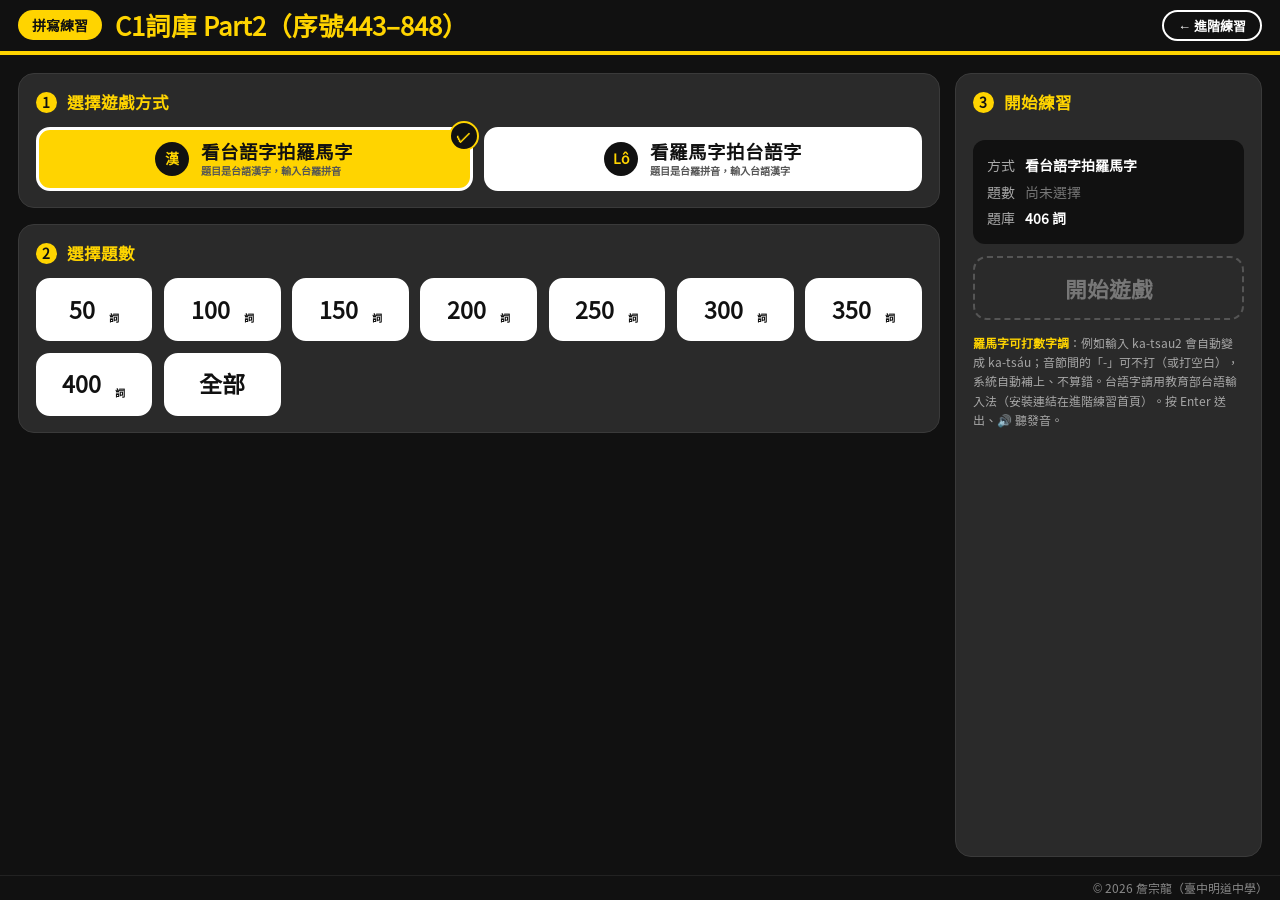
<file: spell/c1-2.html>
<!DOCTYPE html>
<!--
  【著作權聲明】
  C1詞庫2｜進階拼寫練習 — 進階拼寫練習：C1詞庫 Part2（序號443–848）（台語字↔羅馬字打字）
  詞條與釋義參考教育部《臺灣台語常用詞辭典》及國立成功大學台語詞彙資料，其著作權屬原權利人；聲音播放使用自製 snd-plus.js（音檔即時連結教育部辭典官方錄音，著作權屬教育部）。
  字型：豆腐烏 Tauhu Oo 20.05 子集（https://tauhu.tw/ ，SIL Open Font License 1.1，見 fonts/OFL.txt），全站文字一律使用。
  本網頁之程式碼、版面與教案設計 Copyright © 2026 詹宗龍（臺中明道中學）. All rights reserved.
  僅供非營利之教育教學使用；未經著作權人書面授權，不得重製、改作、散布或修改本網頁之全部或一部分。
-->
<html lang="zh-TW">
<head>
<meta charset="UTF-8">
<meta name="viewport" content="width=device-width, initial-scale=1.0, maximum-scale=1.0, user-scalable=no">
<meta name="author" content="詹宗龍（臺中明道中學）">
<meta name="copyright" content="© 2026 詹宗龍（臺中明道中學）。保留一切權利。">
<title>C1詞庫2｜進階拼寫練習</title>
<link rel="icon" href="data:image/svg+xml,%3Csvg xmlns=%22http://www.w3.org/2000/svg%22 viewBox=%220 0 64 64%22%3E%3Crect width=%2264%22 height=%2264%22 rx=%2212%22 fill=%22%23111%22/%3E%3Crect x=%224%22 y=%224%22 width=%2256%22 height=%2256%22 rx=%2210%22 fill=%22none%22 stroke=%22%23FFD400%22 stroke-width=%224%22/%3E%3Ctext x=%2232%22 y=%2246%22 font-size=%2234%22 font-weight=%22700%22 text-anchor=%22middle%22 fill=%22%23FFD400%22%3E%E9%80%B2%3C/text%3E%3C/svg%3E">
<link rel="preload" href="../fonts/tauhu-site.woff2" as="font" type="font/woff2" crossorigin>
<link rel="stylesheet" href="../fonts/tauhu-site.css">
<link href="https://tauhu.tw/tauhu-oo.css" rel="stylesheet">
<script src="https://cyril-mingdao.github.io/taigi-class-games/assets/snd-plus.js"></script>
<style>
:root{--black:#111111;--yellow:#FFD400;--white:#FFFFFF;--gray:#2A2A2A;--light:#F5F5F5;--muted:#A8A8A8;--ok:#58cc02;--no:#ff4b4b}
*{box-sizing:border-box;-webkit-tap-highlight-color:transparent}
html,body{margin:0;height:100%}
body{background:var(--black);color:var(--white);font-family:"TauhuSite",'tauhu-oo',"Noto Sans TC","Microsoft JhengHei","PingFang TC",sans-serif;
  display:flex;flex-direction:column;overflow:hidden;user-select:none;-webkit-user-select:none}
button,input,select,textarea{font-family:inherit}
/* 標題列 */
.topbar{flex:none;display:flex;align-items:center;gap:clamp(8px,1vw,16px);padding:clamp(8px,1.1vh,14px) clamp(10px,1.4vw,28px);
  background:var(--black);border-bottom:4px solid var(--yellow);min-width:0}
.topbar .cat{flex:none;background:var(--yellow);color:var(--black);font-weight:900;font-size:clamp(13px,1.1vw,20px);padding:5px 14px;border-radius:999px;white-space:nowrap}
.topbar h1{flex:1 1 auto;min-width:0;margin:0;color:var(--yellow);font-weight:900;font-size:clamp(17px,2vw,36px);line-height:1.2;
  white-space:nowrap;overflow:hidden;text-overflow:ellipsis}
.topbar .stat{flex:none;display:none;gap:12px;color:var(--white);font-weight:700;font-size:clamp(13px,1vw,18px);white-space:nowrap}
.topbar .stat b{color:var(--yellow)}
.topbar .home{flex:none;color:var(--white);text-decoration:none;font-weight:700;font-size:clamp(13px,1vw,18px);border:2px solid var(--white);
  border-radius:999px;padding:4px 14px;white-space:nowrap;transition:background .15s,color .15s}
.topbar .home:hover{background:var(--white);color:var(--black)}
.topbar .tbtn{flex:none;border:2px solid var(--yellow);background:transparent;color:var(--yellow);font-weight:700;font-size:clamp(13px,1vw,18px);
  border-radius:999px;padding:4px 14px;cursor:pointer;white-space:nowrap}
.topbar .tbtn:hover{background:var(--yellow);color:var(--black)}
/* 主區 */
#app,#app-container{flex:1 1 auto;min-height:0;position:relative;display:flex;flex-direction:column;width:100%}
/* 入口選單：①②步驟卡＋③操作面板 */
.g-wrap{flex:1 1 auto;min-height:0;display:grid;grid-template-columns:minmax(0,1fr) clamp(260px,24vw,440px);gap:clamp(10px,1.2vw,22px);
  padding:clamp(10px,1.4vw,24px);overflow:auto;width:100%}
.steps{display:flex;flex-direction:column;gap:clamp(10px,1.2vw,22px);min-width:0}
.step,.panel{background:var(--gray);border-radius:16px;padding:clamp(12px,1.3vw,24px);border:1px solid #3a3a3a}
.step h3,.panel h3{display:flex;align-items:center;gap:10px;margin:0 0 clamp(10px,1vw,18px);font-size:clamp(16px,1.3vw,26px);color:var(--yellow)}
.num{flex:none;width:1.5em;height:1.5em;border-radius:50%;background:var(--yellow);color:var(--black);display:grid;place-items:center;font-size:.85em;font-weight:900}
.opts{display:grid;gap:clamp(8px,.9vw,16px)}
.opts.m2{grid-template-columns:repeat(2,minmax(0,1fr))}
.opts.n{grid-template-columns:repeat(auto-fill,minmax(clamp(92px,8.5vw,160px),1fr))}
.opt{position:relative;display:flex;align-items:center;justify-content:center;gap:12px;min-height:clamp(56px,7vh,96px);padding:10px 14px;
  background:var(--white);color:var(--black);border:3px solid var(--white);border-radius:14px;cursor:pointer;font-weight:900;
  font-size:clamp(17px,1.45vw,30px);line-height:1.2;text-align:left;transition:transform .12s,box-shadow .12s;white-space:nowrap}
.opt *{pointer-events:none}
.opt:hover{transform:translateY(-2px);box-shadow:0 6px 14px rgba(0,0,0,.45)}
.opt .ic{flex:none;width:clamp(34px,2.6vw,52px);height:clamp(34px,2.6vw,52px);border-radius:50%;background:var(--black);color:var(--yellow);
  display:grid;place-items:center;font-size:clamp(14px,1.1vw,22px);font-weight:900}
.opt .ic svg{width:60%;height:60%;fill:none;stroke:currentColor;stroke-width:2.2;stroke-linecap:round;stroke-linejoin:round}
.opt .tx small{display:block;font-size:.55em;font-weight:700;color:#555;margin-top:3px;white-space:normal}
.opt .big{font-size:1.25em}.opt .u{font-size:.55em;font-weight:700;margin-left:2px;align-self:flex-end;margin-bottom:.35em}
.opt.sel,.opt.selected{background:var(--yellow);border-color:var(--white)}
.opt.sel::after,.opt.selected::after{content:"✓";position:absolute;top:-9px;right:-9px;width:26px;height:26px;border-radius:50%;background:var(--black);
  color:var(--yellow);display:grid;place-items:center;font-size:15px;font-weight:900;border:2px solid var(--yellow)}
.panel{display:flex;flex-direction:column;gap:clamp(10px,1vw,18px);min-width:0}
.sum{background:var(--black);border-radius:12px;padding:12px 14px;font-size:clamp(14px,1vw,19px);line-height:1.9}
.sum span{color:var(--muted);margin-right:10px}.sum b{color:var(--white)}.sum b.none{color:#777;font-weight:400}
.startbtn{width:100%;border:none;border-radius:14px;background:var(--yellow);color:var(--black);font-weight:900;font-size:clamp(20px,1.7vw,34px);
  padding:clamp(14px,1.6vh,24px) 10px;cursor:pointer;box-shadow:0 5px 0 #b39500;transition:transform .1s}
.startbtn:active{transform:translateY(4px);box-shadow:none}
.startbtn:disabled{background:transparent;color:#777;border:2px dashed #555;box-shadow:none;cursor:default}
.tip{color:var(--muted);font-size:clamp(12px,.9vw,16px);line-height:1.6;margin:0}
.tip b{color:var(--yellow)}
.corner{flex:none;text-align:right;color:#8a8a8a;font-size:12px;padding:3px 12px 4px;background:var(--black);border-top:1px solid #222}
@media (max-width:860px),(orientation:portrait){
  body{overflow:auto}
  .g-wrap{grid-template-columns:1fr;overflow:visible}
  .opts.m2{grid-template-columns:1fr}
}
@media (max-width:640px){
  .topbar{flex-wrap:wrap;row-gap:6px;padding:8px 10px}
  .topbar .cat{order:1}
  .topbar .tbtn{order:2;margin-left:auto}
  .topbar .home{order:3;margin-left:auto}
  .topbar .tbtn~.home{margin-left:0}
  .topbar h1{order:4;flex:1 1 100%;white-space:normal;font-size:clamp(17px,5vw,22px)}
  .topbar .stat{order:5;flex:1 1 100%;justify-content:flex-end;margin-top:-4px}
}
@media (orientation:portrait) and (min-width:600px){.opts.m2{grid-template-columns:repeat(2,minmax(0,1fr))}}
@media (max-height:520px) and (orientation:landscape){.opt{min-height:44px;font-size:17px}.tip{display:none}.g-wrap{padding:8px;grid-template-columns:minmax(0,1fr) 230px}
  .opts.m2{grid-template-columns:repeat(2,minmax(0,1fr))}.step h3,.panel h3{margin-bottom:8px}}

#menu-screen{flex:1 1 auto;min-height:0;display:flex;flex-direction:column;width:100%}
#game-screen{display:none;flex:1 1 auto;min-height:0;flex-direction:column;width:100%;background:var(--black)}
.top-bar{flex:none;display:flex;align-items:center;gap:12px;padding:10px clamp(10px,1.4vw,24px)}
.back-btn{border:2px solid #555;background:var(--gray);color:var(--white);border-radius:10px;width:42px;height:38px;display:grid;place-items:center;cursor:pointer}
.back-btn:hover{border-color:var(--yellow);color:var(--yellow)}
.progress-container{flex:1 1 auto;height:14px;background:#333;border-radius:7px;overflow:hidden}
.progress-bar{height:100%;width:0;background:var(--yellow);transition:width .3s}
.progress-text{min-width:72px;text-align:right;font-weight:900;color:var(--yellow)}
.game-content{flex:1 1 auto;min-height:0;display:flex;flex-direction:column;align-items:center;gap:clamp(10px,1.8vh,22px);padding:6px clamp(10px,1.4vw,24px) 10px;overflow-x:hidden;overflow-y:auto;position:relative}
.game-content>*{flex-shrink:0}
.info-row{width:100%;display:flex;justify-content:space-between;align-items:center;font-size:clamp(13px,1vw,18px);color:var(--muted)}
#q-cert{background:var(--yellow);color:var(--black);font-weight:700;border-radius:999px;padding:2px 12px}
.definition-box{width:100%;min-height:64px;display:flex;align-items:center;justify-content:center;text-align:center;background:var(--gray);
  border-left:6px solid var(--yellow);border-radius:14px;padding:8px 14px;color:var(--light);line-height:1.4}
.question-container{flex:1 0 auto;display:flex;align-items:center;justify-content:center;gap:clamp(16px,1.6vw,28px);width:100%;padding:clamp(4px,1vh,14px) 0}
.audio-btn{flex:none;width:52px;height:52px;border-radius:50%;border:none;background:var(--yellow);box-shadow:0 4px 0 #b39500;display:grid;place-items:center;cursor:pointer}
.audio-btn:active{transform:translateY(3px);box-shadow:none}
.audio-icon{font-size:1.4rem}
.question-box{font-size:clamp(28px,min(4vw,7.5vh),80px);line-height:1.2;font-weight:900;color:var(--white);min-height:45px;display:flex;align-items:center;justify-content:center;text-align:center}
.missing-text{color:var(--yellow);font-size:1rem;font-weight:700}
.input-area{width:100%}
#user-input{width:100%;padding:12px 16px;font-size:clamp(20px,1.7vw,32px);border:3px solid var(--white);border-radius:14px;background:var(--white);color:var(--black);
  outline:none;text-align:center;font-family:inherit;user-select:text;-webkit-user-select:text}
#user-input:focus{border-color:var(--yellow);box-shadow:0 0 0 3px rgba(255,212,0,.35)}
#result-display{display:none;width:100%;padding:12px 16px;font-size:clamp(20px,1.7vw,32px);border-radius:14px;background:var(--white);color:var(--black);text-align:center;font-weight:700}
.char-correct{color:#3d9a00}.char-wrong{color:var(--no);text-decoration:underline}
.feedback-msg{min-height:30px;font-weight:900;font-size:clamp(16px,1.3vw,24px);text-align:center}
.msg-correct{color:var(--ok)}.msg-wrong{color:var(--no)}
.controls-row{display:flex;gap:10px;width:100%;margin-top:auto}
.ctrl-btn{flex:1;padding:12px 0;border-radius:12px;font-weight:900;font-size:clamp(15px,1.2vw,22px);cursor:pointer;border:2px solid transparent}
.ctrl-btn:active{transform:translateY(3px)}
.btn-prev{background:var(--gray);color:var(--white);border-color:#555}
.btn-clear{background:transparent;color:var(--white);border-color:var(--white)}
.btn-answer{background:var(--black);color:var(--yellow);border-color:var(--yellow)}
.btn-next{background:var(--yellow);color:var(--black);border-color:var(--yellow)}
.btn-disabled{background:#333;color:#777;pointer-events:none}
#result-screen{display:none;flex:1 1 auto;flex-direction:column;justify-content:center;align-items:center;gap:14px;text-align:center;padding:20px}
#result-screen h2{margin:0;font-size:clamp(30px,3.6vw,60px);color:var(--yellow)}
#result-screen p{margin:0;font-size:clamp(17px,1.4vw,26px)}
#result-screen .startbtn{width:auto;padding:14px 40px}
#drag-handle{display:none}
@media (min-width:900px) and (min-height:600px){.definition-box{font-size:clamp(18px,1.5vw,30px)!important;min-height:clamp(64px,12vh,160px)}
  .audio-btn{width:clamp(52px,4.4vw,84px);height:clamp(52px,4.4vw,84px)}.audio-icon{font-size:clamp(1.4rem,2vw,2.4rem)}}
@media (min-width:769px) and (max-height:600px){.top-bar{padding:6px clamp(10px,1.4vw,24px)}
  .game-content{gap:6px;padding-top:2px}.info-row{font-size:13px}
  .definition-box{min-height:0;padding:6px 14px;font-size:clamp(14px,1.2vw,18px)!important;line-height:1.3}
  .question-container{padding:0}.question-box{font-size:clamp(24px,min(4vw,9vh),56px)}.audio-btn{width:42px;height:42px}.audio-icon{font-size:1.2rem}
  #user-input,#result-display{padding:6px 14px;font-size:clamp(18px,1.6vw,26px)}.feedback-msg{min-height:22px;font-size:16px}
  .ctrl-btn{padding:8px 0;font-size:16px}}
@media (max-width:768px){
  .question-container{flex:none}
  #game-screen{height:50vh;position:absolute;top:0;left:0;right:0;z-index:100;border-bottom:3px solid var(--yellow)}
  .game-content{justify-content:space-evenly;padding-bottom:34px;gap:4px}
  .definition-box,.question-container,.input-area,.info-row{flex-shrink:0}
  #drag-handle{display:flex;position:absolute;bottom:0;left:0;width:100%;height:30px;background:var(--gray);justify-content:center;align-items:center;cursor:ns-resize;touch-action:none}
  #drag-handle::after{content:"";width:44px;height:5px;background:var(--yellow);border-radius:3px}
  .audio-btn{width:44px;height:44px}.audio-icon{font-size:1.2rem}
  #game-screen{height:62vh;height:62dvh}
  .top-bar{padding:8px 12px}
  .game-content{gap:10px;padding:6px 12px 40px}
  .definition-box{font-size:16px;padding:10px 14px}
  .question-container{gap:14px}
  .question-box{font-size:clamp(26px,8vw,40px)}
  .controls-row{gap:8px}
  .ctrl-btn{padding:12px 0;font-size:16px}
}
</style>
</head>
<body oncontextmenu="return false;">
<header class="topbar">
  <span class="cat">拼寫練習</span>
  <h1>C1詞庫 Part2（序號443–848）</h1>
  <a class="home" href="https://sites.google.com/ms.mingdao.edu.tw/tsiam/%E9%80%B2%E9%9A%8E%E7%B7%B4%E7%BF%92" target="_top" onclick="return goHome(this)">← 進階練習</a>
  <script>/* Sites 嵌入框沒有 allow-top-navigation，嵌入時改開新分頁 — © 2026 詹宗龍（臺中明道中學） */
  function goHome(a) { var emb = true; try { emb = window.self !== window.top; } catch (e) {}
    if (emb) { window.open(a.href, '_blank', 'noopener'); return false; } return true; }</script>
</header>
<div id="app-container">
  <div id="menu-screen">
    <div class="g-wrap">
      <div class="steps">
        <section class="step"><h3><span class="num">1</span>選擇遊戲方式</h3>
          <div class="opts m2">
            <div class="opt selected" id="mode-tw" onclick="selectMode('tw'); mdSetMode('看台語字拍羅馬字')"><span class="ic">漢</span><span class="tx">看台語字拍羅馬字<small>題目是台語漢字，輸入台羅拼音</small></span></div>
            <div class="opt" id="mode-ro" onclick="selectMode('ro'); mdSetMode('看羅馬字拍台語字')"><span class="ic">Lô</span><span class="tx">看羅馬字拍台語字<small>題目是台羅拼音，輸入台語漢字</small></span></div>
          </div></section>
        <section class="step"><h3><span class="num">2</span>選擇題數</h3>
          <div class="opts n">
        <div class="opt" onclick="mdPickCount(this, 50, '50詞')"><span class="big">50</span><span class="u">詞</span></div>
        <div class="opt" onclick="mdPickCount(this, 100, '100詞')"><span class="big">100</span><span class="u">詞</span></div>
        <div class="opt" onclick="mdPickCount(this, 150, '150詞')"><span class="big">150</span><span class="u">詞</span></div>
        <div class="opt" onclick="mdPickCount(this, 200, '200詞')"><span class="big">200</span><span class="u">詞</span></div>
        <div class="opt" onclick="mdPickCount(this, 250, '250詞')"><span class="big">250</span><span class="u">詞</span></div>
        <div class="opt" onclick="mdPickCount(this, 300, '300詞')"><span class="big">300</span><span class="u">詞</span></div>
        <div class="opt" onclick="mdPickCount(this, 350, '350詞')"><span class="big">350</span><span class="u">詞</span></div>
        <div class="opt" onclick="mdPickCount(this, 400, '400詞')"><span class="big">400</span><span class="u">詞</span></div>
        <div class="opt" onclick="mdPickCount(this, 'all', '全部（406詞）')"><span class="big">全部</span></div>
          </div></section>
      </div>
      <aside class="panel"><h3><span class="num">3</span>開始練習</h3>
        <div class="sum"><div><span>方式</span><b id="sum-mode">看台語字拍羅馬字</b></div><div><span>題數</span><b id="sum-count" class="none">尚未選擇</b></div><div><span>題庫</span><b>406 詞</b></div></div>
        <button class="startbtn" id="md-start" disabled onclick="startGame(md.count)">開始遊戲</button>
        <p class="tip"><b>羅馬字可打數字調</b>：例如輸入 ka-tsau2 會自動變成 ka-tsáu；音節間的「-」可不打（或打空白），系統自動補上、不算錯。台語字請用教育部台語輸入法（安裝連結在進階練習首頁）。按 Enter 送出、🔊 聽發音。</p>
      </aside>
    </div>
  </div>
  <div id="game-screen">
    <div class="top-bar">
      <button class="back-btn" onclick="returnToMenu()" title="返回選單">
        <svg xmlns="http://www.w3.org/2000/svg" width="22" height="22" viewBox="0 0 24 24" fill="none" stroke="currentColor" stroke-width="2.5" stroke-linecap="round" stroke-linejoin="round"><path d="M3 9l9-7 9 7v11a2 2 0 0 1-2 2H5a2 2 0 0 1-2-2z"></path><polyline points="9 22 9 12 15 12 15 22"></polyline></svg>
      </button>
      <div class="progress-container"><div class="progress-bar" id="progress-bar"></div></div>
      <div class="progress-text" id="progress-text">1 / 50</div>
    </div>
    <div class="game-content">
      <div class="info-row"><span id="q-id">序號：1</span><span id="q-cert">認證：成大</span></div>
      <div class="definition-box" id="definition-box">華語釋義載入中...</div>
      <div class="question-container">
        <button class="audio-btn" id="audio-btn" onclick="playAudio()"><span class="audio-icon">🔊</span></button>
        <div class="question-box" id="question-display">題目</div>
      </div>
      <div class="input-area">
        <input type="text" id="user-input" placeholder="在此輸入..." autocomplete="off" autocapitalize="none" spellcheck="false">
        <div id="result-display"></div>
      </div>
      <div class="feedback-msg" id="feedback-msg"></div>
      <div class="controls-row">
        <button class="ctrl-btn btn-prev" onclick="prevQuestion()">上一頁</button>
        <button class="ctrl-btn btn-clear" onclick="clearInput()">清除</button>
        <button class="ctrl-btn btn-answer" id="action-btn" onclick="showAnswer()">解答</button>
        <button class="ctrl-btn btn-next" onclick="nextQuestion()">下一頁</button>
      </div>
    </div>
    <div id="drag-handle"></div>
  </div>
  <div id="result-screen">
    <h2>恭喜完成！</h2>
    <p>你已經完成本次練習</p>
    <button class="startbtn" onclick="returnToMenu()">返回選單</button>
  </div>
</div>
<div class="corner">© 2026 詹宗龍（臺中明道中學）</div>
<div id="emb-guard" style="display:none;position:fixed;inset:0;z-index:9999;background:#111;color:#fff;flex-direction:column;align-items:center;justify-content:center;gap:18px;padding:20px;text-align:center">
  <div style="font-size:clamp(22px,3vw,40px);font-weight:900;color:#FFD400">請在新分頁練習</div>
  <div style="font-size:clamp(15px,1.4vw,22px);color:#F5F5F5;line-height:1.6">嵌在網站裡的頁面不能使用麥克風，<br>請點下面按鈕，在新分頁開啟這個練習。</div>
  <a id="emb-go" target="_blank" rel="noopener" style="background:#FFD400;color:#111;font-weight:900;font-size:clamp(20px,2vw,32px);padding:16px 40px;border-radius:14px;text-decoration:none;box-shadow:0 5px 0 #b39500">在新分頁開始練習 ↗</a>
</div>
<script>/* 嵌入偵測 — © 2026 詹宗龍（臺中明道中學） */
(function () { var emb = true; try { emb = window.self !== window.top; } catch (e) {}
  if (!emb || location.hash.indexOf('#st=') === 0) return;
  var g = document.getElementById('emb-guard'), a = document.getElementById('emb-go');
  a.href = location.href.split('#')[0]; g.style.display = 'flex'; })();
</script>

<script>
/* 黑黃白選單共用：題數選擇＋摘要＋開始鈕 — © 2026 詹宗龍（臺中明道中學） */
var md = { count: null };
function mdPickCount(el, n, label) {
  md.count = n;
  el.parentNode.querySelectorAll('.opt').forEach(function (b) { b.classList.remove('sel'); });
  el.classList.add('sel');
  var s = document.getElementById('sum-count'); s.textContent = label; s.className = '';
  document.getElementById('md-start').disabled = false;
}
function mdSetMode(label) { var s = document.getElementById('sum-mode'); if (s) { s.textContent = label; s.className = ''; } }
</script>
<script>
    // --- 音效產生器 (Audio Context) ---
    // 答對音效：高頻叮咚
    // 答錯音效：低頻嗡嗡
    var audioCtx = null; // Changed let to var to avoid redeclaration issues

    function initAudio() {
        if (!audioCtx) {
            audioCtx = new (window.AudioContext || window.webkitAudioContext)();
        }
        if (audioCtx.state === 'suspended') {
            audioCtx.resume();
        }
    }

    function playTone(freq, type, duration) {
        initAudio();
        const osc = audioCtx.createOscillator();
        const gain = audioCtx.createGain();
        osc.type = type;
        osc.frequency.setValueAtTime(freq, audioCtx.currentTime);
        
        // 音量漸弱
        gain.gain.setValueAtTime(0.1, audioCtx.currentTime);
        gain.gain.exponentialRampToValueAtTime(0.001, audioCtx.currentTime + duration);

        osc.connect(gain);
        gain.connect(audioCtx.destination);
        osc.start();
        osc.stop(audioCtx.currentTime + duration);
    }

    function playCorrectSound() {
        // 播放兩聲高音
        playTone(880, 'sine', 0.1);
        setTimeout(() => playTone(1760, 'sine', 0.4), 100);
    }

    function playWrongSound() {
        // 播放一聲低頻鋸齒波
        playTone(150, 'sawtooth', 0.4);
    }


    // --- 題目資料庫 (CSV raw data) ---
    // 序號,羅馬字,台語字,華語釋義,認證
    var rawData = `443,lōng-liu-lian,浪溜嗹,遊手好閒,教育部
444,lōo-tshiong,路沖,(房屋正前方有道路直來，據云在風水上屬大凶的格局),
445,lú-pī,女婢,(女佣人),
446,luân-bāng,戀夢,(戀夢),
447,luī/liân-luī/thua-luī,累/連累/拖累,因事互相拖累。例：你毋通連累我/(連累、牽累。例：伊逐擺做代誌，攏會去拖累著別人),
448,luī,縋,用繩子將東西垂降。例：共旗仔縋落來。,
449,lūn/sua-lūn/phû-lūn,崙/沙崙/浮崙,(沙丘)/(沙洲。江海河流中由泥沙淤積而成的陸地),
450,m̄-kam tiuh tiuh,,毋甘搐搐,成大
451,m̄-kam tiuh tiuh,毋甘搐搐,毋甘搐搐,教育部
452,m̄-sái,,不行,成大
453,m̄-sái,毋使,不行,
454,m̄-tānn,,不只,成大
455,m̄-nā/m̄-niā,毋但,1.不只、不但。例：我看伊做的歹代誌毋但按呢爾爾。2.不只。表示前一句話的語意尚未完結，還有承接下面的語意。例：伊毋但寄付錢，閣去做義工。,教育部
456,mé/mé-hué/mé-hé,猛/猛火,1.行動迅速。例：跤手較猛咧，無會做袂赴。2.旺盛而強烈的樣子。例：日頭遮爾猛，天氣有夠熱。/(烈火),
457,mé-tshénn,,1.警醒，指人提高警覺之意。例：你下暗睏的時愛較猛醒咧。2.形容人手腳敏捷、工作勤奮。例：伊跤手真猛醒。,成大
458,mé-tshénn/mé-tshínn,猛醒,1.警醒，指人提高警覺之意。例：你下暗睏的時愛較猛醒咧。2.形容人手腳敏捷、工作勤奮。例：伊跤手真猛醒。,教育部
459,mê-sî,暝時,夜晚。夜裡，晚上,成大
460,mê--sî/mî--sî,暝時,夜晚。夜裡，晚上,教育部
461,mî-thn̂g/mî-á-thn̂g,棉糖/棉仔糖,(棉花糖),
462,mn̂g-khian,,門環。舊式大門上所安置像鈸的東西，有環，方便拉開或關。一般在叫門時，也會用環敲門，藉著發出聲響，讓住戶知道有客人來訪,成大
463,mn̂g-khian,門圈,門環。舊式大門上所安置像鈸的東西，有環，方便拉開或關。一般在叫門時，也會用環敲門，藉著發出聲響，讓住戶知道有客人來訪,教育部
464,môo-huàn,魔幻,(魔術所形成的虛幻效果),
465,mo̍oh/náu-mo̍oh-iām/tik-mo̍oh,膜/腦膜炎/竹膜,(流行性腦脊髓膜炎的通稱)/(竹子的內膜，專門用來黏貼在笛子的膜孔上，讓笛子的音色嘹亮),
466,mooh-piah-kuí,,指人像是緊靠牆壁行走的鬼，突然出現，使人嚇一跳。例：伊徛佇遐無聲無說，袂輸𢯾壁鬼咧。,成大
467,mooh-piah-kuí,𢯾壁鬼,指人像是緊靠牆壁行走的鬼，突然出現，使人嚇一跳。例：伊徛佇遐無聲無說，袂輸𢯾壁鬼咧。,教育部
468,muē-muē,妹妹,,成大
469,muē/bē/tsí-muē/tsí-bē,妹/姊妹,,教育部
470,muî/mn̂g/lòng mn̂g/bāng-á-mn̂g/hô bûn/kong-bûn,門/挵門/網仔門/豪門/肛門,(宜蘭偏漳腔)/(成大)/(叩門、敲門)/(紗門)/(財多勢大的富豪之家)/(動物消化道後端的開口。人類肛門位於直腸末端，由肛管及肛口組成，行使排糞功能),
471,muī/mn̄g/sím-mn̄g/sio-tsioh-mn̄g/gî-būn/ha̍k-būn,問/審問/相借問/疑問/學問,(宜蘭偏漳腔)/(成大)/(打招呼、寒喧。互相打招呼問候。例：見著人愛相借問，才有禮貌),
472,ńg/tshiū-ńg,蔭/樹蔭,(樹蔭),
473,n̂g-ki-á-hue,黃梔仔花,(名。茜草科，黃梔子屬。常綠灌木或小喬木，高約三公尺，花瓣六枚，氣味幽香，初開時為白色，花謝時漸轉為乳黃色。春末至夏季為其花期，果實俗稱山梔子，為兩端尖瑞的橢圓形，有六條綾線，可作為黃色染料而得名，亦可入藥),
474,n̂g-sng,黃酸,面黃肌瘦。形容人消瘦，營養不良的樣子。例：彼个囡仔黃酸黃酸，敢若飼袂啥會大漢。,
475,nge̍h,挾,被其他物品夾在中間。例：我去予電梯門挾佇中央。,
476,ngóo-lōo,五路,(各路、各處。指東、西、南、北、中五個方向。例：臺北車頭內面五路的人攏有),
477,ngóo-tshái/tsa̍p-hue-gōo-sik,五彩/十花五色,(形容顏色眾多繽紛)/(五花八門、形形色色),
478,niau-sîn,貓神,(不乾脆；愛標新立異),
479,niáu/hui-niáu/niáu-tshí/niáu-tshú,鳥/飛鳥/鳥鼠,,
480,niû/bí-niû/niû-tsháu,糧/米糧/糧草,(糧食、食糧。泛指一切的五穀雜糧)/(軍中人、馬所吃的糧食與草料。例：糧草不足當然嘛輸),
481,niû-á-kue,,小黃瓜,成大
482,kue-á-nî,瓜仔哖,小黃瓜,教育部
483,niû-kiánn,,娘子、妻子。是比較文言的用法，多在戲劇中的使用,成大
484,niû-kiánn,娘囝,娘子、妻子。是比較文言的用法，多在戲劇中的使用,教育部
485,nǹg-tsǹg,軁鑽,鑽營、善於變通。例：伊真𠢕軁鑽，隨揣著頭路。,
486,o/iàn-o,窩/燕窩,(塌一窩),
487,Ò-kok,奧國,,
488,ōm,,草木繁盛的樣子。例：這欉樹仔葉仔真茂。,成大
489,ōm,茂,草木繁盛的樣子。例：這欉樹仔葉仔真茂。,教育部
490,ông-lo̍k-á,王祿仔,1.行走江湖，以賣藥、賣藝為生的人。2.形容行為舉止像行走江湖、招搖撞騙的人。,
491,oo-àng-tshǹg,烏甕串,(北方黑鮪、黑鮪。魚類。體型最長約可至三公尺，胸鰭特短，腹白，眼眶小，體側有十數條淡色橫紋帶，在北太平洋海域洄游。因背部黑如墨，體大如甕，故稱為「烏甕串」。為世界上最大的鮪類。肉質鮮美，營養價值高，肚肉更是生魚片中極品。是屏東東港地區的三寶之一),
492,oo-kuí-tōng,烏鬼洞,(小琉球的景點),
493,oo-lóo-bo̍k-tsè,,指人不精細分明、過於草率，喜歡胡說八道。例：我聽你咧烏魯木齊，十句無一句實的。,成大
494,oo-lóo-bo̍k-tsè,烏魯木齊,指人不精細分明、過於草率，喜歡胡說八道。例：我聽你咧烏魯木齊，十句無一句實的。,教育部
495,oo-se,,賄賂、行賄。源自日語,成大
496,oo-se,烏西,賄賂、行賄。源自日語,教育部
497,òo,òo,(語氣詞，噢),
498,ôo/thâm-ôo/kám-ôo,壺/痰壺/𥴊壺,一壺酒/(大而淺的圓形盛物竹筐),
499,ōo/ōo-huâinn/ōo-kuáinn,芋/芋莖/芋稈,(芋的莖，可食用)/(芋的莖，可食用),
500,pah-pah,,1.比喻問題或者事故很多。2.指瑕疵漏洞很多,成大
501,pah-pah-khang/pah-pah-khuán,百百空/百百款,1.比喻問題或者事故很多。2.指瑕疵漏洞很多/許多不同的式樣和種類,教育部
502,pài-pia̍t,拜別,(告別，辭別),
503,Pak-bí-tsiu,北美洲,(世界七大洲之一。在亞美利加州的北部，東臨大西洋，西濱太平洋，北抵北極海，南臨墨西哥灣及加勒比海，以巴拿馬地峽與南美洲相接。面積約二千四百四十五餘萬平方公里，域內有美國、加拿大等國),
504,pa̍k-tshân,贌田,租田。租用田地耕作。例：贌田來作(租田來耕作),
505,pàng-phuānn,放伴,輪流互相幫忙。例：作田人放伴作穡。,
506,pa̍t-á-sái,菝仔屎,(吝嗇),
507,pau-kong,,宋代有名的清官,成大
508,Pau-kong,包公,宋代有名的清官,教育部
509,pênn-poo,,平地、平野、平坦而空曠的原野,成大
510,pênn-poo/pînn-poo,平埔,平地、平野、平坦而空曠的原野,教育部
511,peh-jī-thiap,,記載八字的書類,成大
512,peh-jī-thiap/pueh-lī-thiap,八字帖,記載八字的書類,教育部
513,pe̍h-ho̍h,白鶴,(白鶴),
514,pian/pian-kài/khóo-hái bû pian,邊/邊界/苦海無邊,(疆域界線)/(比喻人世間的苦境是無窮盡的),
515,piān-nā,便若,凡是、只要。例：伊便若食牛奶就落屎。,
516,pìnn-lián,,耍花樣/飛機起飛，變無輪(變不出花樣),成大
517,pìnn-tsiânn,,變成,成大
518,piàn-sîng,變成,變成,教育部
519,pih-tsah,,衣冠楚楚。形容服飾衣著整齊鮮麗。例：伊的穿插真撆紮。,成大
520,pih-tsah,撆紮,衣冠楚楚。形容服飾衣著整齊鮮麗。例：伊的穿插真撆紮。,教育部
521,pîn/pîn-tsún,憑/憑準,確實而且可靠的憑據。例：空喙哺舌無路用，白紙烏字才有憑準。,
522,pîn-liông-sim,憑良心,(憑良心),
523,bûn-pîng,文憑,(用作證明的文書。舊時指官吏赴任所持的憑證，現則指學校給予學生的畢業或肄業證明文書),
524,pîng-kin-tshé,,平均扯,成大
525,pîng-kin-tshé/pîng-kun-tshé,平均扯,,教育部
526,pīng-tshiánn,並且,(而且。通常連接兩個句子，是用以表示平列或進一層意義的連詞),
527,pit-tīng,必定,(一定。表示肯定的推斷),
528,pó-tsiànn,保正,相當於現今的村、里長。在日治時代，十戶為一甲，十甲為一保，保正為一保的民政事務管理人,成大
529,pó-tsiànn/pó-tsìng,保正,,教育部
530,po̍h-lî-si,,形容東西厚度很薄或是分量很少。例：天氣變涼矣，你閣穿甲薄縭絲。,成大
531,po̍h-li-si,薄縭絲,形容東西厚度很薄或是分量很少。例：天氣變涼矣，你閣穿甲薄縭絲。,教育部
532,pōng/pōng-á,磅/磅仔,1.砝碼。以天平或磅秤稱物時，用來計算重量的標準器。由銅鉛等金屬製成，有輕重大小之別。例：褲袋仔袋磅子。2.炸藥。例：炭空挖塗炭，著愛先用磅子磅。,
533,pōng,磅,用體溫計量測體溫。例：你去提度針來磅看囡仔敢有發燒。,
534,póo-kì,補記,(補述紀錄),
535,pòo-huānn,,(堤岸，成大),成大
536,poh-huānn/poo-thâu,駁岸/埠頭,堤防、河堤。沿河或海邊修築的高岸，用以防水患/1.碼頭、港口。2.沿海的市鎮或是鄉野間的商業地區、市鎮。例：鹿港是一个真鬧熱的埠頭。,教育部
537,pòo-tō,佈道,(傳教),
538,pōo-lo̍k,部落,(人民聚居所形成的單位。通常指具有特定語言與文化的小規模聚落),
539,pû,,1.將食物覆蓋在熱灰或熱土中燜熟。例：炰番薯 pû han-tsî。2.將食物放在炭的上方直接炙烤。例：炰鰇魚 pû jiû-hî。,成大
540,pû,炰,1.將食物覆蓋在熱灰或熱土中燜熟。例：炰番薯 pû han-tsî。2.將食物放在炭的上方直接炙烤。例：炰鰇魚 pû jiû-hî。,教育部
541,puann-uē/puânn-uē,搬話/盤話,(搬弄是非)/(爭論、鬥嘴),
542,puànn-thīn-thōng,,(蠢材),成大
543,puànn-thīn-thōng,半伨緟,,
544,puânn-nuá,盤撋,交際應酬。指人與人之間互相交往。例：做業務的就是愛會曉佮人盤撋。,
545,puê-iúnn/puê-ióng,,培養,成大
546,puê-ióng,培養,培養,教育部
547,puê-tuè,,人與人之間的交往酬酢，如婚喪、遷居等時的相互贈禮。例：親情間的好歹代誌你攏陪綴有著。,成大
548,puê-tuè/puê-tè,陪綴,人與人之間的交往酬酢，如婚喪、遷居等時的相互贈禮。例：親情間的好歹代誌你攏陪綴有著。,教育部
549,pun-ke,分家,(分家),
550,pun-tiunn,分張,通常指小孩子慷慨大方願意將食物分給他人。例：這个囡仔誠分張。,
551,pha-hng,拋荒,田地棄耕，讓它任意荒廢。例：這塊田拋荒真久矣。,
552,pha-li,,(摩登，成大),成大
553,pha-lí-pha--lí,葩裡葩裡,(時髦亮眼),
554,phànn,,可怕,成大
555,khó-phà/khónn-phànn,可怕,可怕,教育部
556,phànn-siàu,,呆賬、爛賬。例：伊有一筆冇數，到今猶收袂轉來。,成大
557,phànn-siàu,冇數,呆賬、爛賬。例：伊有一筆冇數，到今猶收袂轉來。,教育部
558,phah-la-liâng,,閒扯、講風涼話。沒有內容的隨興閒談。例：食茶練痟話，消遣拍抐涼。,成大
559,phah-lā/lâ-liâng,拍抐涼,閒扯、講風涼話。沒有內容的隨興閒談。例：食茶練痟話，消遣拍抐涼。,教育部
560,pháinn-sì,,1.不好意思、對不起、抱歉。例：誠歹勢，我無拄好煞共恁的玻璃杯仔摃破去。2.害羞、難為情。例：你傷過主動啦，伊會歹勢。,成大
561,pháinn-sè,歹勢,1.不好意思、對不起、抱歉。例：誠歹勢，我無拄好煞共恁的玻璃杯仔摃破去。2.害羞、難為情。例：你傷過主動啦，伊會歹勢。,教育部
562,phang-phài/phong-phài,,菜餚豐盛。例：今仔日的暗頓誠豐沛！,成大
563,phong-phài,豐沛,菜餚豐盛。例：今仔日的暗頓誠豐沛！,教育部
564,phâng/phâng-pòo/phâng-tsûn,帆/帆布/帆船,,
565,phè,,區分支配。例：我來分配恁逐家的工課,成大
566,hun-phuè/hun-phè,分配,區分支配。例：我來分配恁逐家的工課,教育部
567,phē-á,,稗子。禾本植物。田間雜草，外形如水稻，常與水稻長在一起，而影響水稻的生長發育。,成大
568,phē-á/phuē-á,稗仔,稗子。禾本植物。田間雜草，外形如水稻，常與水稻長在一起，而影響水稻的生長發育。,教育部
569,phi-sng,砒霜,(三氧化二砷。毒性很強能致死，白色粉末，沒有特殊氣味，與麵粉、小蘇打粉等很相似，易誤食中毒),
570,phia̍h,癖,麻疹。例：出癖(出麻疹),成大
571,phín,,誇耀、現寶,成大
572,phín-phīng,品並,誇耀、現寶,教育部
573,pho-pho,,(有泡沫狀，成大),成大
574,sap-bûn-pho,雪文波,肥皂的泡泡,教育部
575,phò,,東西吃起來有疏鬆的口感,成大
576,phò/phò-phò/phò-kué,泡/泡泡/泡粿,東西吃起來有疏鬆的口感/(疏鬆口感的)/(一種粿名，),教育部
577,phò-tāu,,閒聊。例：咱誠久無見面矣，有閒就加減來阮兜坐坐咧，罔破豆一下啦。,成大
578,phò-tāu,破豆,閒聊。例：咱誠久無見面矣，有閒就加減來阮兜坐坐咧，罔破豆一下啦。,教育部
579,phoh-phoh,,又乾又鬆、不好的口感，如同失去水分的食物殘渣。例：你買的柑仔粕粕無湯，足歹食。,成大
580,phoh-phoh,粕粕,又乾又鬆、不好的口感，如同失去水分的食物殘渣。例：你買的柑仔粕粕無湯，足歹食。,教育部
581,phok-kiat,,(滑稽，成大),成大
582,phok-khiat,博孑,(特立獨行的行動、行為),
583,phòng-phuê,,形容臉頰飽滿豐盈的樣子。例：彼个囡仔生做膨皮膨皮誠古錐。,成大
584,phòng-phuê/phòng-phê,膨皮,形容臉頰飽滿豐盈的樣子。例：彼个囡仔生做膨皮膨皮誠古錐。,教育部
585,phoo-pâi,鋪排,1.應酬、交際。例：今仔日是恁嬸婆的生日，咱著包紅包去共伊鋪排。2.奉承。例：鋪排話免講(奉承話別說)。 3.照顧、安排。 例：伊對你特別鋪排。,
586,phú-phú,,1.模糊、灰暗或不鮮明顏色。 2.灰色。,成大
587,phú-phú,殕殕,1.模糊、灰暗或不鮮明顏色。 2.灰色。,教育部
588,phue-phuànn,批判,(評論判斷),
589,phuì/tshàu-phuì-sian,屁/臭屁仙,(狂妄、自以為是的人),
590,phuì-bīn,呸面,賴皮。翻臉不認帳。例：逐家先品予伊好，等咧欲耍的時毋通呸面。,
591,phún,,1.打滾、翻滾。躺在地上來回翻滾。例：昨暗伊腹肚疼甲佇眠床頂拍翸。2.揮霍。例：有錢就烏白拍翸，較濟嘛無夠開！,成大
592,phún/phah-phún,翸/拍翸,1.打滾、翻滾。躺在地上來回翻滾。例：昨暗伊腹肚疼甲佇眠床頂拍翸。2.揮霍。例：有錢就烏白拍翸，較濟嘛無夠開！,教育部
593,phùn-king,,(逃竄，成大),成大
594,phùn/phùn-tshat,噴/噴漆,(用硝酸纖維素、樹脂、顏料、溶劑等製成的人造漆，耐水、耐機油、外乾、色澤好，可用來塗飾汽車、家具、飛機、皮革等),教育部
595,sann-kap,相佮,(雙手手指交合。例：咱這馬相佮來祈禱),
596,sann-kīng,,互相支持、幫忙。例：咱兩人會當相楗。,成大
597,sio-kīng,相楗,互相支持、幫忙。例：咱兩人會當相楗。,教育部
598,sannh,,心理受到強烈衝擊，或渴望、迷戀某些事物。例：伊去煞著彼个查某囡仔。,成大
599,sannh,煞,心理受到強烈衝擊，或渴望、迷戀某些事物。例：伊去煞著彼个查某囡仔。,教育部
600,sa̍h,,白煮。一種烹調的方法。食物只用水煮熟，不加任何的佐料。例：土雞仔用白煠的較清甜。,成大
601,pe̍h-sa̍h,白煠,白煮。一種烹調的方法。食物只用水煮熟，不加任何的佐料。例：土雞仔用白煠的較清甜。,教育部
602,sat-bó,,蝨子。昆蟲名。頭小，口突，腹大，無翅，以吸食動物血液或植物體液為生。會傳染疾病,成大
603,sat-bó/ba̍k-sat,蝨母/木蝨,蝨子。昆蟲名。頭小，口突，腹大，無翅，以吸食動物血液或植物體液為生。會傳染疾病/(床蝨、臭蟲。身體呈橢圓且扁平，喜愛乾燥，白天大多藏在地板、牆壁或草蓆的縫隙，晚上則爬出來吸食人和牲畜的血，是一種會傳染疾病的寄生蟲),教育部
604,se-bí-looh,,西裝,成大
605,se-tsong,西裝,西裝,教育部
606,se-san,西山,西邊的山。例：日落西山(太陽隱沒在西邊的山腳下，指黃昏的時候),
607,sé-tn̄g,,洗滌、清洗。例：垃圾人身軀三工無洗盪。,成大
608,sé-tn̄g/sué-tn̄g,洗盪,洗滌、清洗。例：垃圾人身軀三工無洗盪。,教育部
609,sè-î-á,,小老婆、姨太太。太太以外的小妾。例：伊毋願做人的細姨。,成大
610,sè-î/suè-î,細姨,小老婆、姨太太。太太以外的小妾。例：伊毋願做人的細姨。,教育部
611,senn-sîng,,天生。自然長成地。例：鳥仔生成會飛；人生成會行路。,成大
612,senn-sîng/sinn-sîng,生成,天生。自然長成地。例：鳥仔生成會飛；人生成會行路。,教育部
613,senn-thuànn,,生育繁殖。例：鳥鼠真𠢕生湠,成大
614,senn-thuànn/sinn-thuànn,生湠,生育繁殖。例：鳥鼠真𠢕生湠,教育部
615,senn-ue,,鑄鐵製成的鍋子,成大
616,senn-ue/sinn-e,生鍋,鑄鐵製成的鍋子,教育部
617,senn-uē,,造謠。捏造不實的說辭。例：你毋通烏白生話。,成大
618,senn-uē/sinn-uē,生話,造謠。捏造不實的說辭。例：你毋通烏白生話。,教育部
619,seh-uē,,說謝謝，表達感謝,成大
620,sueh-to-siā/seh-to-siā,說多謝,說謝謝，表達感謝,教育部
621,se̍h-lin-long,,1.繞圈子。例：我揣無路，一直佇這搭踅玲瑯。2.引申作言行舉止不直接了當、拐彎抹角。例：你欲講就緊講，莫佇遐踅玲瑯好無？,成大
622,se̍h-lin-long,踅玲瑯,1.繞圈子。例：我揣無路，一直佇這搭踅玲瑯。2.引申作言行舉止不直接了當、拐彎抹角。例：你欲講就緊講，莫佇遐踅玲瑯好無？,教育部
623,si-a-geh,,(細部裝飾收尾，成大),成大
624,si-á-geh,,,教育部
625,sī/sī-tso̍k/Ông--sī,氏/氏族/王氏,,,
626,siá-si̍t,寫實,(據實而不加修飾的撰寫、描繪或表演等),
627,sià-tsóo-kong,,使祖上蒙羞。例：我才無想欲卸祖公。,成大
628,sià-tsóo-kong,卸祖公,使祖上蒙羞。例：我才無想欲卸祖公。,教育部
629,siann-sàu,聲嗽,口氣、語氣。通常指不好的說話口氣。例：伊講話的聲嗽無通好。,
630,siânn,,誘人。引誘別人。例：你莫提雞卵糕佇遐唌人,成大
631,siânn--lâng/thòo-liân-siân,唌人/吐憐涎,誘人。引誘別人。例：你莫提雞卵糕佇遐唌人/胡說八道、信口開河。指人沒有根據，亂說話。例：無證據毋通佇遐吐憐涎。,教育部
632,siàm-sái,,因為生病或者驚嚇等原因，不由自主的排泄糞便。例：老大人腸仔無力，有時會滲屎。,成大
633,siàm-sái,滲屎,因為生病或者驚嚇等原因，不由自主的排泄糞便。例：老大人腸仔無力，有時會滲屎。,教育部
634,sian-jîn,,長生不老且具有法術神通的人。例：仙人拍鼓有時錯，跤步踏差啥人無？,成大
635,sian-jîn/sian-lîn,仙人,長生不老且具有法術神通的人。例：仙人拍鼓有時錯，跤步踏差啥人無？,教育部
636,sian-kong,仙公,(討巧、躲懶；或指稱呂洞賓),
637,sián/tsi̍t sián tsînn,仙/一仙錢,(一分錢),
638,sián,,新鮮,成大
639,sin-sian,新鮮,新鮮,教育部
640,siàng,,摔粟(用力摔成把的稻子，使稻穀脫粒，是脫穀機未發明前的脫穀方式)、摔大眠(倒頭就睡、呼呼大睡。例：伊話講煞，隨越頭做伊去摔大眠)、倒摔向(倒栽蔥。仰面摔倒，整個身體往後傾而摔倒。例：好禮仔坐，無，會倒摔向。),成大
641,siak-tshik/siàng-tuā-bîn/tò-siàng-hiànn,摔粟/摔大眠/倒摔向,摔粟(用力摔成把的稻子，使稻穀脫粒，是脫穀機未發明前的脫穀方式)、摔大眠(倒頭就睡、呼呼大睡。例：伊話講煞，隨越頭做伊去摔大眠)、倒摔向(倒栽蔥。仰面摔倒，整個身體往後傾而摔倒。例：好禮仔坐，無，會倒摔向。),
642,siap-kīnn-kuāinn,,(非常澀),
643,siau,,樂器,成大
644,siau/tōng-siau,姓蕭/簫/洞簫,(樂器名。形狀似笛子，直吹，正面五孔，背面一孔。)/(比喻為鴉片煙管。例：老猴歕洞簫。老猴子吹洞簫。嘲諷吸食鴉片者形體削瘦橫躺的樣子),教育部
645,siau-siû,,販賣,成大
646,siau-siū/siû,銷售/售,販賣,教育部
647,siau-tháu,,1.疏通不流動的空氣、積水等。例：見擺落大雨，阮遮的溝仔水就消敨袂離。2.抒解情緒、壓力等。例：消敨鬱卒(抒解鬱悶)；3.解手、大小便。是開玩笑的說法。4.用各種方式發洩性慾。是戲謔的說法。,成大
648,siau-tháu,消敨,1.疏通不流動的空氣、積水等。例：見擺落大雨，阮遮的溝仔水就消敨袂離。2.抒解情緒、壓力等。例：消敨鬱卒(抒解鬱悶)；3.解手、大小便。是開玩笑的說法。4.用各種方式發洩性慾。是戲謔的說法。,教育部
649,siau-tî,,消除；消滅。例：消除疲勞,成大
650,siau-tî/siau-tû,消除,消除；消滅。例：消除疲勞,教育部
651,siau-tshuán,消喘,(治氣喘),
652,siau-tú,,(抵銷),成大
653,siau-tí/siau-tú,消抵,,教育部
654,sim-sik,,有趣,成大
655,sim-sik,心適,有趣,教育部
656,sím-mn̄g,審問,(審理訊問),
657,sin-kū,新舊,(新和舊),
658,sin-niû-á/sin-niû,新娘仔/新娘,,
659,sin-pū,新婦,媳婦。兒子的太太,成大
660,sin-pū,新婦,媳婦。兒子的太太,教育部
661,sin-sian,新鮮,新鮮,成大
662,sin-sian/sin-sián,新鮮,新鮮,教育部
663,sio-tsioh-mn̄g,相借問,打招呼、寒喧。互相打招呼問候。例：見著人愛相借問，才有禮貌,成大
664,sio-tsioh-mn̄g,相借問,打招呼、寒喧。互相打招呼問候。例：見著人愛相借問，才有禮貌,教育部
665,si̍p-jī-kè,十字架,刑具。釘死耶穌的刑具，後成為基督教的標幟,成大
666,si̍p-jī-kè,十字架,刑具。釘死耶穌的刑具，後成為基督教的標幟,教育部
667,sit-bāi,失敗,,成大
668,sit-pāi,失敗,,教育部
669,sit-lo̍h,失落,遺失；掉落,成大
670,sit-lo̍h,失落,遺失；掉落,教育部
671,siū-khì,受氣,生氣、發怒。例：為著這點仔代誌咧受氣，真無價值。,成大
672,siū-khì,受氣,生氣、發怒。例：為著這點仔代誌咧受氣，真無價值。,教育部
673,sng-thiànn,痠痛,,成大
674,sng-thiànn,痠痛,,教育部
675,só-huì,所費,花費、費用。例：出國留學愛誠濟所費。,成大
676,sóo-huì,所費,花費、費用。例：出國留學愛誠濟所費。,教育部
677,su-khí,,(興致),成大
678,su-khí,舒氣,興致,教育部
679,su-lāi,,(想要),成大
680,su-nāi,司奶,撒嬌。以言語或動作示愛，來獲取對方的關懷和寵愛。例：細漢的較𠢕司奶。,教育部
681,suan-pòo,宣布,,成大
682,suan-pòo,宣布,,教育部
683,suànn-iû-iû,,(散散的；不在乎的樣子),成大
684,suànn-iû-iû,散油油,形容人漫不經心，行事懶散的樣子,教育部
685,suh,suh,吸,成大
686,suh/suh-kńg/suh-kuán,吸/吸管,吸/吸管,教育部
687,sún-tn̄g,損斷,(打斷；折斷),
688,suè-hàn,細漢,小時候、年幼。例：自細漢(從小)。,成大
689,sè-hàn/suè-hàn,細漢,小時候、年幼。例：自細漢(從小)。,教育部
690,tâ-tiā,重耽,反覆發作、不容易痊癒。例：彼个囡仔的感冒已經重耽矣，定定攏袂好。,
691,ta-ke,大家,婆婆。尊稱丈夫的母親,成大
692,ta-ke,大家,婆婆。尊稱丈夫的母親,教育部
693,ta-kuann,大官,公公。稱謂。尊稱丈夫的父親,成大
694,ta-kuann,大官,公公。稱謂。尊稱丈夫的父親,教育部
695,tāi-tsì,代誌,事情,成大
696,tāi-tsì,代誌,事情,教育部
697,tâi-gī,台語,,成大
698,Tâi-gí/Tâi-gú,臺語,,教育部
699,tak-thâu,觸頭,呆頭呆腦。形容人因個性憨厚或不知變通，而顯得有點笨拙的樣子,成大
700,tak-thâu,觸頭,呆頭呆腦。形容人因個性憨厚或不知變通，而顯得有點笨拙的樣子,教育部
701,tâm-sip,潮溼,(含水分比正常狀態多),
702,tan-sim,單心,(單相思),
703,tàn-hiat-ka̍k,,丟掉。例：門跤口彼袋糞埽順紲提出去擲㧒捔,成大
704,hiat/tàn-hiat-ka̍k,㧒/擲㧒捔,丟掉。例：門跤口彼袋糞埽順紲提出去擲㧒捔,教育部
705,tang-thiunn,冬章,,成大
706,tang-tshun,冬春,指年歲、歲數。例：你看伊冬春外濟？,教育部
707,tâng-sim,同心,齊心。共同一條心。例：夫妻若同心，烏土變黃金。,成大
708,tâng-sim,同心,齊心。共同一條心。例：夫妻若同心，烏土變黃金。,教育部
709,tàu-kang,鬥工,幫忙做事。例：這幾日仔伊攏來鬥工，誠多謝伊。,成大
710,tàu-kang,鬥工,幫忙做事。例：這幾日仔伊攏來鬥工，誠多謝伊。,教育部
711,tè,塊,量詞。計算塊狀或片狀物的單位。例：一塊桌、兩塊餅、三塊地。,成大
712,tè,塊,量詞。計算塊狀或片狀物的單位。例：一塊桌、兩塊餅、三塊地。,教育部
713,teh,teh,(正在...),成大
714,teh/leh,咧,(正在...),教育部
715,thè-uānn,替換,更換、掉換,成大
716,thè-uānn/thuè-uānn,替換,更換、掉換,教育部
717,thian-hông,天皇,(日本國元首),
718,thiànn-sioh,痛惜,疼愛,成大
719,thiànn-sioh,痛惜,疼愛,教育部
720,thiau-kang,刁工,故意的、特地的。例：我是刁工來共你陪綴的，你哪會無歡喜？,成大
721,thiau-kang,刁工,故意的、特地的。例：我是刁工來共你陪綴的，你哪會無歡喜？,教育部
722,thih-kíng,,形容人強硬不屈服。例：伊的個性誠鐵頸，絕對袂向惡勢力低頭。,成大
723,thih-kíng,鐵頸,形容人強硬不屈服。例：伊的個性誠鐵頸，絕對袂向惡勢力低頭。,教育部
724,thng/sio-thng,湯/燒湯,(食物煮後所得的汁水)/(熱水),
725,thn̂g/thn̂g-hūn,糖/糖份,(有機化合物的一類。可供食用，味甜)/(糖的成分含量),
726,tho̍k-tshik,讀冊,讀書,成大
727,tha̍k-tsheh/tho̍k-tsheh,讀冊,讀書,教育部
728,thong-lâng-tsai,,眾所周知,成大
729,thong-lâng-tsai,通人知,眾所周知,教育部
730,thó-tshè,討債,1.浪費、糟蹋。例：討債物(浪費東西)。2.索取債務。例：討債公司。,成大
731,thó-tsè,討債,1.浪費、糟蹋。例：討債物(浪費東西)。2.索取債務。例：討債公司。,教育部
732,thâu-lōo,頭路,工作、職業。例：揣頭路(找工作)。,成大
733,thâu-lōo,頭路,工作、職業。例：揣頭路(找工作)。,教育部
734,ti-bó/ti-bú/ti-n̄g/ti-tiâu,豬母/豬黃/豬稠,(母豬)/(在豬的膽囊、膽管或肝管等處生成的結石，可用作藥材)/(豬圈。養豬的場所),
735,tī-hong/tī-liâu,處方/治療,醫生開的藥單/醫治疾病,
736,tiān-thui,電梯,升降機。以電力發動，用來載運人、物的機器設備,成大
737,tiān-thui,電梯,升降機。以電力發動，用來載運人、物的機器設備,教育部
738,tiānn-tio̍h,定著,一定、必定。例：伊若肯拍拚，定著會成功。,成大
739,tiānn-tio̍h,定著,一定、必定。例：伊若肯拍拚，定著會成功。,教育部
740,tiám-tuh,點篤,形容人打瞌睡時頭點個不停的樣子,成大
741,tiám-tuh,點篤,形容人打瞌睡時頭點個不停的樣子,教育部
742,tián-pó,展寶,獻寶。誇耀自己的物品或才能。例：你莫佇遐展寶，緊共功課寫寫咧較有影。,成大
743,tián-pó,展寶,獻寶。誇耀自己的物品或才能。例：你莫佇遐展寶，緊共功課寫寫咧較有影。,教育部
744,tiâu-ti̍t,條直,憨直。形容人誠實而正直,成大
745,tiâu-ti̍t,條直,憨直。形容人誠實而正直,教育部
746,tîng-thâu,重頭,重新,成大
747,tîng-thâu,重頭,重新,教育部
748,tio̍h-kua,著歌,受人稱頌,成大
749,tio̍h-kua,著歌,受人稱頌,教育部
750,tiò-kàu,,(上吊),成大
751,tiò-kàu,吊教,上吊,教育部
752,tng-teh,當咧,正在、正當。例：當咧食飯(正在吃飯)。,成大
753,tng-teh/tng-leh,當咧,正在、正當。例：當咧食飯(正在吃飯)。,教育部
754,tn̂g-lò-sò,,形容物體很長、很高的樣子,成大
755,tn̂g-lò-sò,長躼埽,形容物體很長、很高的樣子,教育部
756,to-siā,多謝,道謝、感謝。例：多謝你的指教。,成大
757,to-siā,多謝,道謝、感謝。例：多謝你的指教。,教育部
758,tó-pêng,倒爿,左邊,成大
759,tò-pîng,倒爿,左邊,教育部
760,to̍k-it,獨一,(單獨一個，沒有第二個),
761,tsa-bóo/tsa-bóo-kiánn/tsa-bóo-lâng/tsa-bóo-sun,查某/查某囝/查某人/查某孫,女人/女兒/女人/孫女,
762,tsa̍h-lōo,閘路,攔路。擋住去路。例：樹仔倒落來閘路，車行袂過。,成大
763,tsa̍h-lōo,閘路,攔路。擋住去路。例：樹仔倒落來閘路，車行袂過。,教育部
764,tsai-iánn,知影,知道,成大
765,tsai-iánn,知影,知道,教育部
766,tsai-tsuí,災水,(水災),
767,tsàn,讚,好、美妙。例：這間的牛肉麵誠讚。,成大
768,tsàn,讚,好、美妙。例：這間的牛肉麵誠讚。,教育部
769,tsan-tsân,,(準備),成大
770,tsan-tsân,真真,準備,教育部
771,tsáu-tsông,走縱,奔波、忙碌。例：為著生活四界走縱。,成大
772,tsáu-tsông,走縱,奔波、忙碌。例：為著生活四界走縱。,教育部
773,tse,這,這。代詞。指近處的人、事、物,成大
774,tse,這,這。代詞。指近處的人、事、物,教育部
775,tsè-bu̍t,祭物,(祭品),
776,tshuā-thâu,chhōa-thâu,帶頭,成大
777,tshuā-thâu,𤆬頭,帶頭,教育部
778,tshuah-liû/tshuah-sái,掣流/掣屎,(拉肚子。排泄物呈液狀)/(拉屎),
779,tshiá-ē,且下,等一下、暫且,成大
780,tshiá-ē,且下,等一下、暫且,教育部
781,tshiāng-tshiāng-kún,強強滾,形容非常熱鬧、高強或滾燙的樣子。例：這馬股票起甲強強滾。,成大
782,tshiāng-tshiāng-kún,強強滾,形容非常熱鬧、高強或滾燙的樣子。例：這馬股票起甲強強滾。,教育部
783,tshi̍h,捘,(按、壓),成大
784,tshi̍h,捘,按、壓,教育部
785,tshím-thâu,,(枕頭),成大
786,tsím-thâu,枕頭,枕頭,教育部
787,tshin-tshim,深沉,(深沉),
788,tshìn-tshái,凊彩,1.隨便。例：凊彩食(隨便吃)。2.不嚴謹、馬虎。例：做代誌毋通凊彩。,成大
789,tshìn-tshái,凊彩,1.隨便。例：凊彩食(隨便吃)。2.不嚴謹、馬虎。例：做代誌毋通凊彩。,教育部
790,tshiū-bó/tshiū-bú/tshiū-thâu,樹母/樹頭,(根基深植、枝葉茂盛的大樹)/(1.樹幹的根基部分。2.比喻事情的根源。例：樹頭徛予在，毋驚樹尾做風颱。),
791,tshò-tshiú,措手,(下手),
792,tsho-tsho,粗粗,大約、大概、不精確。例：這个物件粗粗算嘛欲兩萬箍。,成大
793,tsho-tsho,粗粗,大約、大概、不精確。例：這个物件粗粗算嘛欲兩萬箍。,教育部
794,tshue-lāu,衰老,(年老而體衰),
795,tshuē-bô/tshuē-uē,揣無/揣話,(找不到)/(找話題),
796,tshun-kue,春雞,,成大
797,tshun-ke/tshun-kue,春雞,尚在發育而未生蛋的母雞,教育部
798,tshut-lâi,出來,(出來),
799,tshut-miâ,出名,有名聲。例：伊佇地方上誠出名。,成大
800,tshut-miâ,出名,有名聲。例：伊佇地方上誠出名。,教育部
801,tshut-thâu,出頭,1.出運。比喻運氣好轉或指人有成就。例：望囝出頭天。2.把戲、花招。例：你的出頭有夠濟。,成大
802,tshut-thâu,出頭,1.出運。比喻運氣好轉或指人有成就。例：望囝出頭天。2.把戲、花招。例：你的出頭有夠濟。,教育部
803,tsing-sîn,精神,1.氣力、精力。例：精神百倍。2.神智、意識。例：老阿伯的精神誠好，講話猶閣誠清楚。,成大
804,tsing-sîn,精神,1.氣力、精力。例：精神百倍。2.神智、意識。例：老阿伯的精神誠好，講話猶閣誠清楚。,教育部
805,tsi̍p-pue,執杯,擲筊。一種求神問卜的儀式。例：逐家攏講初九天公生執杯上靈。,成大
806,pua̍h-pue/tán-pue,跋杯/旦杯,擲筊。一種求神問卜的儀式。例：逐家攏講初九天公生執杯上靈。,教育部
807,tsiu-tsuê,周齊,,成大
808,tsiu-tsuê/tsiu-tsê,周齊,周全,教育部
809,tsò-hué,做伙,在一起、一同。例：大家做伙去𨑨迌。,成大
810,tsò-hué/tsuè-hué,做伙,在一起、一同。例：大家做伙去𨑨迌。,教育部
811,tsò-khang-khuè,做康課,工作、做事。例：認真做康課。,成大
812,tsò-khang-khuè/tsuè-khang-khuè,做康課,工作、做事。例：認真做康課。,教育部
813,tsò-sit,做穡,耕作、務農。例：阮規家攏是做穡人。,成大
814,tsò-sit/tsuè-sit,做穡,耕作、務農。例：阮規家攏是做穡人。,教育部
815,tsoo-tshiú,助手,(幫手),
816,tsu-sè,姿勢,身姿架勢,成大
817,tsu-sè/tsu-sì,姿勢,身姿架勢,教育部
818,tsuann-tso̍h,專作,(專門),
819,tsú-tiunn,主張,主意、決斷。例：無主張(沒有主見)。,成大
820,tsú-tiunn,主張,主意、決斷。例：無主張(沒有主見)。,教育部
821,tsuî-lâi,隨來,(連忙),
822,tsuí-khì,水氣,漂亮、美觀。例：你這領衫穿起來真水氣。,成大
823,tsuí-khì,水氣,漂亮、美觀。例：你這領衫穿起來真水氣。,教育部
824,tsūn-būn,存問,慰問、探望。例：好禮來存問(客氣地來慰問)。,成大
825,tsūn-būn,存問,慰問、探望。例：好禮來存問(客氣地來慰問)。,教育部
826,tuā-lâng,大人,1.成年人。例：囝仔人有耳無喙，大人講話，毋通插喙。2.舊時對官員或有地位者的尊稱。例：林大人。,成大
827,tuā-lâng,大人,1.成年人。例：囝仔人有耳無喙，大人講話，毋通插喙。2.舊時對官員或有地位者的尊稱。例：林大人。,教育部
828,tuā-sè-hàn,大細漢,大小(身材、年紀),成大
829,tuā-sè-hàn/tuā-suè-hàn,大細漢,大小(身材、年紀),教育部
830,tuì-hiān,兌現,比喻實踐諾言。例：空喙哺舌，無半項兌現。,成大
831,tuì-hiān,兌現,比喻實踐諾言。例：空喙哺舌，無半項兌現。,教育部
832,tuì-thâu,對頭,仇人。例：冤家對頭。,成大
833,tuì-thâu,對頭,仇人。例：冤家對頭。,教育部
834,tuì-tâng,對同,符合、相合。例：喙舌無對同(口供不一致)。,成大
835,tuì-tâng,對同,符合、相合。例：喙舌無對同(口供不一致)。,教育部
836,uá-khò,倚靠,依靠、依賴。例：出外人凡事就愛倚靠朋友鬥相共。,成大
837,uá-khò,倚靠,依靠、依賴。例：出外人凡事就愛倚靠朋友鬥相共。,教育部
838,uē-ì,話意,(話中的含意),
839,ui-giâm,威嚴,(尊嚴),
840,uî-lân,為難,刁難。例：你莫共伊為難。,成大
841,uî-lân,為難,刁難。例：你莫共伊為難。,教育部
842,uì-kkuân,畏寒,怕冷,成大
843,uì-kuân,畏寒,怕冷,教育部
844,uī,位,量詞。計算人數的單位。敬稱。例：一位先生、兩位小姐。,成大
845,uī,位,量詞。計算人數的單位。敬稱。例：一位先生、兩位小姐。,教育部
846,ún-kū/ún-ku,穩龜/隱龜,駝背。脊柱過度向後彎曲，使背部隆起。例：老阿伯行路有淡薄仔隱龜。,
847,ut-tsut,鬱卒,悶悶不樂、鬱悶。例：伊看著心情誠鬱卒。,成大
848,ut-tsut,鬱卒,悶悶不樂、鬱悶。例：伊看著心情誠鬱卒。,教育部`;

    var questionData = []; // Changed let to var
    var currentGameData = []; // Changed let to var
    var currentIndex = 0; // Changed let to var
    var currentMode = 'tw'; // Changed let to var
    var totalQuestions = 0; // Changed let to var
    var isAnswered = false; // Changed let to var

    // --- 資料解析 ---
    function parseCSV() {
        const lines = rawData.split('\n');
        lines.forEach(line => {
            if (!line.trim()) return;
            
            // 簡單的 CSV 解析，處理逗號
            // 格式: 序號,羅馬字,台語字,華語釋義,認證
            // 注意：某些欄位內容可能有逗號，這邊做簡易處理：
            // 因為格式固定，我們用較寬鬆的 split，並重新組合
            
            // 更好的方式：利用正則表達式或狀態機，但此處資料結構相對簡單
            // 觀察資料，有時候華語釋義裡有逗號。
            // 策略：先 split by comma，如果長度 > 5，則 序號=0, 羅馬字=1, 台語字=2, 認證=最後一個, 中間全部合併為華語釋義
            
            let parts = line.split(',');
            if (parts.length < 2) return;

            let id = parts[0];
            let ro = parts[1];
            let tw = parts[2];
            let cert = parts[parts.length - 1]; // 假設最後一個是認證
            let def = parts.slice(3, parts.length - 1).join(','); // 中間是釋義

            // 清理資料
            questionData.push({
                id: id.trim(),
                ro: ro.trim(),
                tw: tw.trim(),
                def: def.trim(),
                cert: cert.trim()
            });
        });
    }

    // --- 遊戲邏輯 ---

    function selectMode(mode) {
        currentMode = mode;
        document.getElementById('mode-tw').classList.remove('selected');
        document.getElementById('mode-ro').classList.remove('selected');
        document.getElementById('mode-' + mode).classList.add('selected');
    }

    function shuffle(array) {
        for (let i = array.length - 1; i > 0; i--) {
            const j = Math.floor(Math.random() * (i + 1));
            [array[i], array[j]] = [array[j], array[i]];
        }
        return array;
    }

    function startGame(count) {
        // 1. 準備題目
        let shuffled = shuffle([...questionData]);
        if (count === 'all') {
            currentGameData = shuffled;
        } else {
            currentGameData = shuffled.slice(0, count);
        }
        
        totalQuestions = currentGameData.length;
        currentIndex = 0;

        // 2. 切換介面
        document.getElementById('menu-screen').style.display = 'none';
        document.getElementById('result-screen').style.display = 'none';
        document.getElementById('game-screen').style.display = 'flex';

        // 3. 載入第一題
        loadQuestion();
        initAudio(); // 嘗試初始化 AudioContext
    }

    function returnToMenu() {
        document.getElementById('game-screen').style.display = 'none';
        document.getElementById('result-screen').style.display = 'none';
        document.getElementById('menu-screen').style.display = 'flex';
    }

    function loadQuestion() {
        isAnswered = false;
        const q = currentGameData[currentIndex];
        
        // 重置 UI
        document.getElementById('user-input').value = '';
        document.getElementById('user-input').style.display = 'block';
        document.getElementById('result-display').style.display = 'none';
        document.getElementById('result-display').innerHTML = '';
        document.getElementById('feedback-msg').textContent = '';
        
        // 按鈕狀態：載入時為「解答」鈕，功能為 showAnswer
        const actionBtn = document.getElementById('action-btn');
        actionBtn.textContent = '解答';
        actionBtn.className = 'ctrl-btn btn-answer';
        actionBtn.onclick = showAnswer;
        
        // 綁定鍵盤輸入事件：按下 Enter 即送出 (checkAnswer)
        document.getElementById('user-input').onkeydown = function(e) {
            if (e.key === 'Enter') {
                checkAnswer();
            }
        };
        
        // 進度
        document.getElementById('progress-text').textContent = `${currentIndex + 1} / ${totalQuestions}`;
        document.getElementById('progress-bar').style.width = `${((currentIndex) / totalQuestions) * 100}%`;

        // 資訊列
        document.getElementById('q-id').textContent = `序號：${q.id}`;
        document.getElementById('q-cert').textContent = q.cert || '教育部/成大';

        // 華語釋義 (自動調整字體)
        const defBox = document.getElementById('definition-box');
        const defText = q.def || '台華共通詞';
        defBox.textContent = defText;
        
        if (defText.length > 50) defBox.style.fontSize = '0.9rem';
        else if (defText.length > 30) defBox.style.fontSize = '1rem';
        else defBox.style.fontSize = '1.2rem';

        // 題目顯示
        const qDisplay = document.getElementById('question-display');
        if (currentMode === 'tw') {
            // 台語字模式：顯示台語字，輸入羅馬字
            if (!q.tw) {
                qDisplay.innerHTML = '<span class="missing-text">無台語字，請聽音檔</span>';
            } else {
                qDisplay.textContent = q.tw;
            }
            document.getElementById('user-input').placeholder = "請輸入羅馬字";
        } else {
            // 羅馬字模式：顯示羅馬字，輸入台語字
            qDisplay.textContent = q.ro;
            document.getElementById('user-input').placeholder = "請輸入台語字";
        }
        
        document.getElementById('user-input').focus();
    }

    function playAudio() {
        const q = currentGameData[currentIndex];
        let audioUrl = q.ro;
        // 若遇到目標羅馬字有"/"時，僅播放"/"之前的第1個羅馬字組
        if (audioUrl.includes('/')) {
            audioUrl = audioUrl.split('/')[0].trim();
        }
        
        // 自製 snd-plus.js 的 holo()（教育部辭典錄音）
        if (typeof holo === 'function') {
            holo(document.getElementById('audio-btn'), audioUrl);
        } else {
            console.error("snd-plus.js 未載入");
        }
    }

    function clearInput() {
        if (isAnswered) {
            // 如果已經回答過(且答錯)，允許重新作答
            isAnswered = false;
            document.getElementById('user-input').style.display = 'block';
            document.getElementById('result-display').style.display = 'none';
            document.getElementById('feedback-msg').textContent = '';
            
            // 重新作答時，按鈕依然保持為「解答」鈕，因為還沒答對
            const actionBtn = document.getElementById('action-btn');
            actionBtn.textContent = '解答';
            actionBtn.className = 'ctrl-btn btn-answer';
            actionBtn.onclick = showAnswer;
            
            document.getElementById('user-input').focus();
        } else {
            document.getElementById('user-input').value = '';
            document.getElementById('user-input').focus();
        }
    }

    function normalizeString(str) {
        // 移除多餘空白，轉小寫 (針對羅馬字)
        if (!str) return '';
        return str.trim().toLowerCase().replace(/\s+/g, ' ');
    }

    function checkAnswer() {
        if (isAnswered) return; // 防止重複送出

        const q = currentGameData[currentIndex];
        const userVal = tailoNumToMark(document.getElementById('user-input').value.trim());
        let correctVal = (currentMode === 'tw') ? q.ro : q.tw;
        
        // 處理多選答案 (ex: khin-gîn/khin-gûn)
        let possibleAnswers = correctVal.split('/').map(s => s.trim());
        
        let isCorrect = false;
        let targetAnswer = possibleAnswers[0]; // 預設比對第一個

        for (let ans of possibleAnswers) {
            if (spellKey(userVal) === spellKey(ans)) {
                isCorrect = true;
                targetAnswer = ans;
                break;
            }
        }
        
        // 顯示結果
        isAnswered = true;
        const inputElem = document.getElementById('user-input');
        const resultElem = document.getElementById('result-display');
        const msgElem = document.getElementById('feedback-msg');
        const actionBtn = document.getElementById('action-btn');

        inputElem.style.display = 'none';
        resultElem.style.display = 'block';
        
        let diffHtml = '';
        if (isCorrect) {
            // 答對邏輯
            playCorrectSound(); // 播放正確音效
            
            diffHtml = `<span class="char-correct">${targetAnswer}</span>`; // 答對顯示標準寫法（自動補上「-」）
            msgElem.innerHTML = '<span class="msg-correct">正確！共你拍噗仔！</span>';
            
            // 答對時，按鈕不再變成「下一頁」，維持「解答」狀態
            // 但因為已經答對，使用者可能需要等待自動跳轉，或者按右下角的「下一頁」
            
            // 答對自動下一題
            setTimeout(() => {
                if(isAnswered && isCorrect) nextQuestion();
            }, 1000);

        } else {
            // 答錯邏輯
            playWrongSound(); // 播放錯誤音效
            
            // 比對顯示錯誤字元
            const shown = (currentMode === 'tw') ? spellFill(userVal, targetAnswer) : userVal; // 「-」自動補上，不算錯
            let maxLen = Math.max(shown.length, targetAnswer.length);
            for (let i = 0; i < maxLen; i++) {
                let uChar = shown[i] || '';
                let tChar = targetAnswer[i] || '';
                
                if (uChar === '') {
                    diffHtml += `<span class="char-wrong">&nbsp;</span>`; 
                } else if (uChar.toLowerCase() === tChar.toLowerCase()) {
                    diffHtml += `<span class="char-correct">${uChar}</span>`;
                } else {
                    diffHtml += `<span class="char-wrong">${uChar}</span>`;
                }
            }
            
            msgElem.innerHTML = '<span class="msg-wrong">毋著！你閣試一擺！</span>';
            // 答錯時，按鈕依然保持「解答」
            actionBtn.textContent = '解答';
            actionBtn.className = 'ctrl-btn btn-answer';
            actionBtn.onclick = showAnswer;
        }

        resultElem.innerHTML = diffHtml;
    }

    function showAnswer() {
        // 直接公布答案
        const q = currentGameData[currentIndex];
        const resultElem = document.getElementById('result-display');
        const inputElem = document.getElementById('user-input');
        const msgElem = document.getElementById('feedback-msg');
        let correctVal = (currentMode === 'tw') ? q.ro : q.tw;
        
        isAnswered = true;
        inputElem.style.display = 'none';
        resultElem.style.display = 'block';
        
        // 顯示正確答案
        resultElem.innerHTML = `<span class="char-correct">${correctVal}</span>`;
        msgElem.innerHTML = '<span class="msg-correct">答案如上</span>';
        
        // 按鈕按下後，不再變更為「下一頁」，維持原樣
    }

    function nextQuestion() {
        if (currentIndex < totalQuestions - 1) {
            currentIndex++;
            loadQuestion();
        } else {
            // 遊戲結束
            document.getElementById('game-screen').style.display = 'none';
            document.getElementById('result-screen').style.display = 'flex';
        }
    }

    function prevQuestion() {
        if (currentIndex > 0) {
            currentIndex--;
            loadQuestion();
        }
    }

    // 初始化拖曳功能與 CSV 解析
    window.onload = function() {
        parseCSV();
        initResize();
    };

    // 拖曳調整視窗高度功能
    function initResize() {
        const handle = document.getElementById('drag-handle');
        const gameScreen = document.getElementById('game-screen');
        
        // 僅在有 handle 的時候執行 (手機版)
        if (!handle || getComputedStyle(handle).display === 'none') return;

        let startY, startHeight;
        
        const onTouchStart = (e) => {
            startY = e.touches[0].clientY;
            startHeight = gameScreen.getBoundingClientRect().height;
            document.addEventListener('touchmove', onTouchMove, { passive: false });
            document.addEventListener('touchend', onTouchEnd);
        };

        const onTouchMove = (e) => {
            e.preventDefault(); // 防止滾動
            const currentY = e.touches[0].clientY;
            const deltaY = currentY - startY;
            let newHeight = startHeight + deltaY;

            // 限制最小與最大高度
            const minH = 300; // 確保內容不會被壓扁到無法顯示
            const maxH = window.innerHeight * 0.8; // 最多佔 80%
            
            if (newHeight < minH) newHeight = minH;
            if (newHeight > maxH) newHeight = maxH;

            gameScreen.style.height = `${newHeight}px`;
        };

        const onTouchEnd = () => {
            document.removeEventListener('touchmove', onTouchMove);
            document.removeEventListener('touchend', onTouchEnd);
        };

        handle.addEventListener('touchstart', onTouchStart, { passive: false });
    }

</script>
<script>
/*! 臺羅數字調→調符 自動轉換（tailo_tone.js）｜© 2026 詹宗龍（臺中明道中學） */
// 例：ka-tsau2 → ka-tsáu；tsiah8 → tsia̍h；oo5 → ôo
// 調符位置：a ＞ oo（第一個 o）＞ e ＞ o ＞ iu／ui 取後字 ＞ i／u ＞ ng 的 n ＞ m ＞ n
var TAILO_MARK = { '2': '́', '3': '̀', '5': '̂', '6': '̌', '7': '̄', '8': '̍', '9': '̋' };
function tailoMarkPos(syl) {
  var s = syl.toLowerCase(), i;
  if ((i = s.indexOf('a')) >= 0) return i;
  if ((i = s.indexOf('oo')) >= 0) return i;
  if ((i = s.indexOf('e')) >= 0) return i;
  if ((i = s.indexOf('o')) >= 0) return i;
  if ((i = s.indexOf('iu')) >= 0) return i + 1;
  if ((i = s.indexOf('ui')) >= 0) return i + 1;
  if ((i = s.indexOf('i')) >= 0) return i;
  if ((i = s.indexOf('u')) >= 0) return i;
  if ((i = s.indexOf('ng')) >= 0) return i;
  if ((i = s.indexOf('m')) >= 0) return i;
  if ((i = s.indexOf('n')) >= 0) return i;
  return -1;
}
function tailoNumToMark(str) {
  return str.replace(/([A-Za-z]+)([1-9])/g, function (all, syl, d) {
    var mk = TAILO_MARK[d];
    if (!mk) return syl;                       // 第1、4調不標調符，只去掉數字
    var p = tailoMarkPos(syl);
    if (p < 0) return all;
    return syl.slice(0, p + 1) + mk + syl.slice(p + 1);
  }).normalize('NFC');
}
// 綁在輸入框上：邊打邊轉，游標位置保持不跳
function tailoAttach(el, enabled) {
  if (!el) return;
  el.addEventListener('input', function (e) {
    if (e.isComposing || (enabled && !enabled())) return;
    var v = el.value;
    if (!/[A-Za-z][1-9]/.test(v)) return;
    var c = el.selectionStart == null ? v.length : el.selectionStart;
    var a = tailoNumToMark(v.slice(0, c)), b = tailoNumToMark(v.slice(c));
    if (a + b === v) return;
    el.value = a + b;
    try { el.setSelectionRange(a.length, a.length); } catch (err) {}
  });
}

function spellKey(s) {
  var k = normalizeString(s);
  return (currentMode === 'tw') ? k.replace(/[-\s]+/g, '') : k;
}
function spellFill(u, t) {
  u = String(u || '').replace(/\s+/g, ' ').trim();
  var out = '', i = 0, j = 0, isSep = function (c) { return c === '-' || c === ' '; };
  while (j < u.length) {
    var us = isSep(u[j]), ts = i < t.length && isSep(t[i]);
    if (ts) {                       // 標準答案此處是「-」：照答案補上，吃掉學生打的分隔
      while (i < t.length && isSep(t[i])) out += t[i++];
      while (j < u.length && isSep(u[j])) j++;
    } else if (us) {                // 學生多打的分隔：略過
      j++;
    } else { out += u[j++]; i++; }
  }
  return out;
}

tailoAttach(document.getElementById('user-input'), function () { return currentMode === 'tw'; });
</script>
</body>
</html>
</file>
<file: fonts/tauhu-site.css>
/*! fonts/tauhu-site.css — 進階練習全站字型 — © 2026 詹宗龍（臺中明道中學）
 * 字型：豆腐烏 Tauhu Oo 20.05 子集（https://tauhu.tw/ ，SIL Open Font License 1.1，見 OFL.txt），子集另名 TauhuSite。 */
@font-face{font-family:"TauhuSite";src:url(tauhu-site.woff2) format("woff2");font-weight:400;font-style:normal;font-display:block;
  unicode-range:U+20-7E,U+C0,U+C2,U+CD-CE,U+D2,U+D4,U+E0-E2,U+E8-EA,U+EC-EE,U+F2-F4,U+F9-FB,U+100-101,U+112-113,U+12B,U+144,U+14C-14D,U+16A-16B,U+1F9,U+300,U+302,U+304,U+306,U+30B-30D,U+358,U+2013-2014,U+201C-201D,U+2026,U+2500,U+3001-3002,U+3008-3011,U+30FB,U+3127,U+3909,U+39D2,U+39E3,U+3F4E,U+4010,U+4180,U+4599,U+4625,U+463C,U+4E00-4E01,U+4E03,U+4E08-4E0B,U+4E0D,U+4E10-4E11,U+4E14,U+4E16,U+4E18-4E19,U+4E1F,U+4E26,U+4E2A,U+4E2D,U+4E32,U+4E38,U+4E3B,U+4E43,U+4E45,U+4E48,U+4E4B,U+4E4E-4E4F,U+4E52-4E53,U+4E56,U+4E58-4E59,U+4E5D-4E5F,U+4E69,U+4E73,U+4E7E,U+4E82,U+4E86,U+4E88,U+4E8B-4E8C,U+4E91-4E92,U+4E94-4E95,U+4E9B,U+4E9E,U+4EA1,U+4EA4,U+4EA6,U+4EAB-4EAE,U+4EBA,U+4EC0-4EC1,U+4EC6-4EC7,U+4ECA-4ECB,U+4ECD,U+4ED4,U+4ED6-4ED9,U+4EDD,U+4EE3-4EE5,U+4EF0,U+4EF2,U+4EF6,U+4EFB,U+4EFD,U+4EFF,U+4F01,U+4F0A,U+4F0D,U+4F0F,U+4F11,U+4F19,U+4F28,U+4F2F,U+4F34,U+4F36,U+4F38,U+4F3A,U+4F3C,U+4F46-4F48,U+4F4D-4F51,U+4F54-4F55,U+4F57,U+4F5B-4F5C,U+4F60,U+4F63,U+4F6C,U+4F6E,U+4F73,U+4F75,U+4F7B,U+4F7F,U+4F83,U+4F86,U+4F8B,U+4F8D,U+4F97,U+4F9B,U+4F9D,U+4FAE,U+4FBF,U+4FC2-4FC3,U+4FCA,U+4FCD,U+4FCF-4FD0,U+4FD7,U+4FDD,U+4FE1,U+4FEE,U+4FF1,U+4FF3,U+4FF8,U+5006,U+5009,U+500B,U+500D,U+5011-5012,U+5014-5016,U+5018-501A,U+501F,U+5026,U+5028-5029,U+502F,U+503C,U+5047,U+504C,U+504F,U+505A,U+505C-505E,U+5065,U+5074-5077,U+507D,U+5085,U+508D,U+5091,U+5098-5099,U+50A2,U+50B1-50B3,U+50B5,U+50B7,U+50BB,U+50BE,U+50C5,U+50CF,U+50D1,U+50D5,U+50E5,U+50E7,U+50EB,U+50ED,U+50F1,U+50F9,U+50FB,U+5100,U+5102,U+5104,U+5109,U+511F,U+512A,U+5132-5133,U+513C,U+5141,U+5143-5145,U+5147-5149,U+514B-514D,U+5152,U+515C,U+5165,U+5167-5169,U+516B-516E,U+5171,U+5175-5178,U+517C,U+5180,U+5187,U+518A,U+518D,U+5192,U+5197,U+51A0,U+51A4-51A5,U+51AC,U+51B0,U+51B7,U+51C6,U+51CA-51CD,U+51DD,U+51E1,U+51F0,U+51F6,U+51F8-51FA,U+5200-5201,U+5206-5208,U+5211-5212,U+5217,U+521D,U+5223-5225,U+5229,U+5230,U+5236,U+523A-523B,U+5241,U+5243,U+5247,U+5249-524B,U+524D-524E,U+5254,U+5256,U+525B,U+525D,U+5269-526A,U+526E-526F,U+5272,U+5275,U+527E,U+5283,U+5287-5288,U+5291,U+529B,U+529F-52A0,U+52A3,U+52A9-52AA,U+52C1,U+52C7,U+52C9,U+52D2,U+52D5,U+52D8-52D9,U+52DD-52DE,U+52E2,U+52E4-52E5,U+52F5,U+52F8,U+52FB-52FC,U+52FE-52FF,U+5305,U+530F,U+5316-5317,U+5319,U+5320,U+532A,U+532F,U+5339,U+533C,U+5340-5341,U+5343,U+5347-5348,U+534A,U+534C,U+5352,U+5354,U+5357,U+535A,U+535C,U+5360-5361,U+536F-5371,U+5373,U+5375,U+5377-5378,U+537B,U+537F,U+5384,U+539A,U+539D,U+539F,U+53AD,U+53B2,U+53BB,U+53C3,U+53C8,U+53CA-53CB,U+53CD,U+53D4,U+53D6-53D7,U+53DB,U+53E3-53E6,U+53E8-53F0,U+53F2-53F3,U+53F8,U+5401,U+5403-5404,U+5406,U+5408-540A,U+540C-540D,U+540F-5411,U+541B,U+541D-5420,U+5426-5427,U+5429,U+542B,U+542D,U+5435,U+5438-5439,U+543B-543C,U+5440,U+5442,U+5446,U+5448,U+544A,U+5454,U+5462,U+5468,U+5473-5475,U+5478,U+547B-547E,U+5484,U+5487,U+548C,U+5490,U+5492,U+5496,U+549A,U+54A7,U+54AA,U+54AC,U+54B1,U+54B3,U+54BE,U+54C0-54C1,U+54C4,U+54C7,U+54C9,U+54D6,U+54E1,U+54E5-54E6,U+54E8-54EA,U+54ED,U+54FA,U+54FC,U+5505,U+5507,U+550C,U+550F-5510,U+551A,U+552C,U+552E-552F,U+5531,U+5538,U+5543,U+5546,U+5549-554A,U+554F,U+555E-555F,U+5561,U+5564-5566,U+557C,U+5584,U+5587,U+5589-558C,U+5591,U+5594,U+5598-559A,U+559C-559D,U+55A7,U+55AA,U+55AC,U+55AE,U+55BB,U+55C4,U+55C7,U+55CE,U+55D9,U+55E1,U+55E4,U+55E6,U+55F9,U+55FD,U+5606,U+5609,U+5610,U+5616-5617,U+561B,U+561F,U+5629,U+562E,U+5632,U+5634,U+5639,U+5641,U+564C,U+5653,U+5657,U+5662,U+5668,U+566A,U+5671,U+5674,U+5679,U+567C,U+5687,U+5699,U+56A8,U+56B4,U+56B7,U+56BC,U+56BE,U+56C2,U+56C9-56CA,U+56DA-56DB,U+56DD-56DE,U+56E0-56E1,U+56E4-56E5,U+56EB,U+56F0,U+56F7,U+56FA,U+5707-5708,U+570B,U+570D,U+5712-5713,U+5716,U+5718,U+571F,U+5728,U+5730,U+5733,U+573E,U+5747,U+574E,U+5750-5751,U+5761,U+5766,U+5771,U+5775,U+5777,U+5782-5783,U+578B,U+57A0,U+57A2,U+57AE,U+57BA,U+57CB,U+57CE,U+57D4-57D5,U+57DF-57E0,U+57E4,U+57F7,U+57F9-57FA,U+57FD,U+5802,U+5805-5806,U+5824,U+582A,U+5831,U+5834-5835,U+584A,U+584C,U+5851,U+5854,U+5857-5858,U+585A,U+585E,U+586B,U+586D,U+5875,U+5883,U+5885,U+5893,U+5898,U+589C,U+589E,U+58A8-58A9,U+58BE,U+58C1,U+58D3,U+58D8-58D9,U+58DE,U+58E4,U+58EB,U+58EF,U+58FA,U+58FD,U+590F,U+5915-5916,U+591A,U+591C,U+5920,U+5922,U+5925,U+5927,U+5929-592B,U+592D-592F,U+5931,U+593E,U+5945,U+5947-5949,U+594F,U+5951,U+5954-5955,U+5957,U+5962,U+5967,U+596A,U+596E,U+5973-5974,U+5976,U+5978-5979,U+597D,U+5982,U+5984,U+5997,U+5999,U+599D,U+59A5,U+59A8,U+59B9,U+59BB,U+59BE,U+59C6,U+59CA-59CB,U+59D0-59D3,U+59D8,U+59E3,U+59E8,U+59FB,U+59FF,U+5A01,U+5A17-5A18,U+5A1F,U+5A29,U+5A36,U+5A46,U+5A49,U+5A5A,U+5A62,U+5A66,U+5A6A,U+5A78,U+5A7F,U+5A92,U+5AA0,U+5AB3,U+5ABD,U+5AC1,U+5ACC,U+5AE3,U+5AE9,U+5B08,U+5B0C,U+5B2D,U+5B30,U+5B38,U+5B50-5B51,U+5B53-5B54,U+5B57-5B58,U+5B5D,U+5B63-5B64,U+5B69,U+5B6B,U+5B75,U+5B78,U+5B7D,U+5B83,U+5B85,U+5B87-5B89,U+5B8B-5B8C,U+5B8F,U+5B95,U+5B97-5B9C,U+5BA2-5BA4,U+5BAE,U+5BB0,U+5BB3-5BB4,U+5BB6,U+5BB9,U+5BBF,U+5BC4-5BC6,U+5BCC,U+5BD2,U+5BDF,U+5BE1-5BE2,U+5BE6-5BE7,U+5BE9,U+5BEB-5BEC,U+5BF5-5BF6,U+5BF8,U+5BFA,U+5C04,U+5C07-5C08,U+5C0A-5C0B,U+5C0D-5C0F,U+5C11,U+5C16,U+5C1A,U+5C24,U+5C2A,U+5C31,U+5C3A-5C3B,U+5C3E-5C41,U+5C45-5C46,U+5C48,U+5C4B,U+5C4D-5C4F,U+5C51,U+5C55,U+5C58,U+5C64,U+5C6C,U+5C6F,U+5C71,U+5CAB,U+5CB8,U+5CC7,U+5CD2,U+5CD9,U+5CF0,U+5CF6,U+5CFD,U+5D01,U+5D07,U+5D0E,U+5D19,U+5D29,U+5D4C,U+5D84,U+5D87,U+5DBA,U+5DBC,U+5DDD-5DDE,U+5DE1-5DE2,U+5DE5-5DE7,U+5DEB,U+5DEE,U+5DF1-5DF2,U+5DF4,U+5DF7,U+5DFE,U+5E02-5E03,U+5E06,U+5E0C,U+5E15-5E16,U+5E1D,U+5E2B,U+5E2D,U+5E33,U+5E36,U+5E38,U+5E3D,U+5E45,U+5E4C,U+5E54,U+5E5F,U+5E63,U+5E6B,U+5E72-5E74,U+5E78-5E79,U+5E7B-5E7E,U+5E84,U+5E87,U+5E8A,U+5E8F,U+5E95,U+5E97,U+5E9C,U+5EA6-5EA7,U+5EAB,U+5EAD,U+5EB7-5EB8,U+5EC9,U+5EDA,U+5EDF-5EE0,U+5EE2-5EE3,U+5EF3,U+5EF6,U+5EFA,U+5F04,U+5F0A,U+5F0F,U+5F13,U+5F15,U+5F1F,U+5F26,U+5F31,U+5F35,U+5F37,U+5F46,U+5F48,U+5F4E,U+5F54,U+5F59,U+5F62,U+5F69,U+5F70-5F71,U+5F7C,U+5F80,U+5F85,U+5F88,U+5F8B-5F8C,U+5F91-5F92,U+5F97,U+5F99,U+5F9B,U+5F9E,U+5FA9-5FAA,U+5FAE,U+5FB5,U+5FB7,U+5FB9,U+5FC3,U+5FC5,U+5FCC-5FCD,U+5FD7-5FD9,U+5FDD,U+5FE0,U+5FEA-5FEB,U+5FF5,U+5FFD,U+600E-600F,U+6012,U+6015,U+601D,U+6020,U+6025-6028,U+602A,U+602F,U+6041,U+6046,U+604D,U+6050,U+6062,U+6065,U+6068-6069,U+606C-606D,U+606F-6070,U+6085,U+6089,U+608D,U+6094,U+609F-60A0,U+60A3,U+60A8,U+60B2,U+60B6,U+60B8,U+60BD-60BE,U+60C5,U+60CB,U+60D1,U+60DC,U+60E0-60E1,U+60E6,U+60F0-60F1,U+60F3,U+60F9-60FA,U+6101,U+6108-6109,U+610F,U+611A-611B,U+611F,U+6144,U+6148,U+614B-614C,U+614E,U+6155,U+6158,U+615A,U+6162-6163,U+6167-6168,U+616E,U+6170,U+6177,U+617C,U+617E,U+6182,U+6190-6191,U+61A8,U+61B6,U+61BE,U+61C2,U+61C7,U+61C9-61CA,U+61DF,U+61E6,U+61F2,U+61F6-61F8,U+61FC,U+6200,U+6207,U+6210-6212,U+6216,U+621A,U+622A,U+6230,U+6232,U+6234,U+6236,U+623D-6241,U+624B,U+624D-624E,U+6252-6253,U+6258,U+625B,U+625E,U+6263,U+626D-626F,U+6272,U+6274,U+6276,U+6279,U+627E-6280,U+6284,U+628A,U+6290-6293,U+6295-6298,U+62AB-62AC,U+62B1,U+62B5,U+62B9,U+62BC-62BE,U+62C2,U+62C4,U+62C6-62C9,U+62CB-62CE,U+62D0-62D2,U+62D4,U+62D6-62DC,U+62EC-62EF,U+62F3,U+62FC,U+62FE-62FF,U+6301,U+6307-6309,U+6310-6311,U+6314-6316,U+6328,U+632A-632B,U+632F,U+6335,U+633A,U+633D-633E,U+6345,U+6349,U+634B-634C,U+634E-6350,U+6352,U+6354-6355,U+6358-6359,U+6367-6368,U+636E,U+6372,U+6377,U+637D-637E,U+6380,U+6382-6383,U+6388-6389,U+638C,U+6392,U+6396,U+6398-6399,U+639B,U+63A0-63A3,U+63A5,U+63A7-63AA,U+63B0,U+63C0,U+63C4,U+63CF-63D0,U+63D2,U+63DA-63DC,U+63E1,U+63E3-63E4,U+63EE,U+63F4,U+63F6,U+63F9,U+640D,U+6410,U+6413,U+6416-6417,U+641C,U+641E,U+6422,U+6426-6427,U+642A,U+642C-642D,U+6435-6436,U+6443,U+6452,U+6454,U+6458,U+6460,U+6469,U+6475,U+6478,U+647A-647B,U+6482,U+6486-6488,U+648B,U+6490,U+6492-6493,U+6495,U+6499-649A,U+649E,U+64A3,U+64A5,U+64AB,U+64AD-64AE,U+64B0,U+64BF,U+64C1,U+64C5,U+64C7,U+64CA-64CB,U+64CD-64CE,U+64D2,U+64D4,U+64D8,U+64DA,U+64E0,U+64E2,U+64E6,U+64F1-64F2,U+64F4,U+64FA,U+64FE,U+6500,U+650F,U+6511,U+6514-6515,U+6518,U+651D,U+6522,U+6524,U+652A,U+652C,U+652F,U+6536,U+6539,U+653E-653F,U+6545-6546,U+6548,U+654F,U+6551,U+6557-6559,U+6562-6563,U+6566,U+6568,U+656C,U+6571-6572,U+6574-6575,U+6577-6578,U+6582,U+6587,U+6597,U+6599,U+659C,U+659F,U+65A4,U+65A7,U+65AC,U+65B0,U+65B7,U+65B9,U+65BC-65BD,U+65C1,U+65C5,U+65CB,U+65CF,U+65D7,U+65E2,U+65E5-65E6,U+65E9,U+65F1,U+65FA,U+6606,U+660E-660F,U+6613-6614,U+661F-6620,U+6625,U+6628,U+662D,U+662F,U+6642-6643,U+664F,U+6652,U+665A,U+665D,U+665F,U+6661,U+6668,U+666C,U+666E-666F,U+6674,U+667A,U+6687-6688,U+6691,U+6696-6697,U+669D,U+66A2,U+66AB,U+66B4,U+66C6,U+66C9,U+66DD,U+66E0,U+66EC,U+66F2-66F4,U+66F7-66F8,U+66FE-6700,U+6703,U+6708-6709,U+670B,U+670D,U+6712,U+6717,U+671B,U+671D,U+671F,U+6728,U+672A-672C,U+6731,U+6735,U+673D,U+674E,U+6750-6751,U+675C,U+675F,U+676D,U+676F,U+6771,U+677E-677F,U+6789,U+678B,U+6790,U+6795,U+6797,U+679A,U+679C-679D,U+67AF,U+67B5-67B7,U+67C4,U+67D0-67D1,U+67D3-67D4,U+67E2,U+67E5,U+67EF,U+67F1,U+67F3-67F5,U+67FF,U+6817,U+6821,U+682A,U+6839,U+683C-683D,U+6842-6843,U+6846,U+6848,U+684C,U+686E,U+6876,U+6878,U+6881,U+6885,U+6894,U+689D,U+689F,U+68A2,U+68A8,U+68AD,U+68AF,U+68C4,U+68C9,U+68CB,U+68CD,U+68D2,U+68D8,U+68DA,U+68DF,U+68F1,U+68F5,U+68FA,U+6905,U+690D-690E,U+6957,U+695A,U+695D-695E,U+696D,U+6975,U+6982,U+6995,U+699C,U+69AB,U+69AE,U+69B4,U+69C1,U+69CB,U+69CD,U+69D0,U+69D3,U+69FD,U+69FF,U+6A01-6A02,U+6A13,U+6A19,U+6A21,U+6A23,U+6A38-6A39,U+6A4B,U+6A50,U+6A58,U+6A5B,U+6A5F,U+6A61-6A62,U+6A6B,U+6A94,U+6AA2,U+6AAC,U+6AB8,U+6AC3,U+6AE5,U+6AFA,U+6AFC,U+6B04,U+6B09-6B0A,U+6B12,U+6B20-6B21,U+6B23,U+6B32,U+6B36,U+6B39-6B3A,U+6B3D-6B3E,U+6B41,U+6B47,U+6B49,U+6B4C,U+6B55,U+6B61-6B67,U+6B6A,U+6B72,U+6B77-6B79,U+6B7B,U+6B83,U+6B86,U+6B8A,U+6B95-6B96,U+6B98,U+6BAF,U+6BB5,U+6BBA,U+6BBC,U+6BBF-6BC0,U+6BCB,U+6BCD,U+6BCF,U+6BD2,U+6BD4,U+6BDB,U+6BEB,U+6C05,U+6C0F,U+6C11,U+6C13,U+6C1B,U+6C23,U+6C27,U+6C34,U+6C38,U+6C41-6C42,U+6C57,U+6C59,U+6C5F-6C61,U+6C70,U+6C72,U+6C7A,U+6C7D,U+6C83,U+6C88-6C89,U+6C90,U+6C92-6C93,U+6C96,U+6C99,U+6C9B,U+6CAB,U+6CB3,U+6CB9,U+6CBB-6CBC,U+6CBE-6CBF,U+6CC1,U+6CC4-6CC5,U+6CC9,U+6CD5,U+6CDB,U+6CE1-6CE2,U+6CE5,U+6CE8,U+6CF3,U+6D04,U+6D0B,U+6D17-6D18,U+6D1E,U+6D29,U+6D32,U+6D3B,U+6D3E,U+6D41,U+6D61,U+6D69-6D6A,U+6D6E,U+6D77-6D79,U+6D88-6D89,U+6D8E,U+6DAF,U+6DB2,U+6DB5,U+6DB8,U+6DBC,U+6DCB,U+6DD8,U+6DDA,U+6DE1,U+6DE4,U+6DE8,U+6DEA,U+6DF1,U+6DF7,U+6DF9-6DFB,U+6E05,U+6E19,U+6E1B,U+6E20-6E21,U+6E23,U+6E2B-6E2C,U+6E2F,U+6E34,U+6E38,U+6E56,U+6E60,U+6E67,U+6E6E-6E6F,U+6E73,U+6E89,U+6E90,U+6E96,U+6E9C-6E9D,U+6EAA-6EAB,U+6EB6,U+6EBA,U+6EBC,U+6EC5,U+6EC7,U+6ECB-6ECC,U+6ED1,U+6ED3,U+6EEC,U+6EF2,U+6EF4,U+6EF7,U+6EFE-6EFF,U+6F02,U+6F06,U+6F09,U+6F0F,U+6F13-6F14,U+6F1A,U+6F22-6F23,U+6F2A-6F2B,U+6F32-6F33,U+6F38,U+6F51,U+6F54,U+6F5B,U+6F64,U+6F66,U+6F6E,U+6F70,U+6F72,U+6F80,U+6F84,U+6F88,U+6F8D,U+6FA1,U+6FA4,U+6FA9,U+6FB9,U+6FC0-6FC1,U+6FC3,U+6FD5,U+6FD8,U+6FDB,U+6FDF,U+6FEB,U+6FF1,U+7009,U+700F,U+703E,U+704C,U+7051,U+7058,U+7063,U+706B,U+7070,U+7076,U+707D,U+708A,U+708E,U+7092,U+7095,U+7099,U+70AB,U+70AD-70AE,U+70B0,U+70B8,U+70BA,U+70C8,U+70CC,U+70CF,U+70D8,U+70E4,U+70F9,U+711A,U+7121,U+7126,U+7131,U+7136,U+7149,U+714E,U+7159,U+715E,U+7160,U+7164,U+7166-7167,U+7169,U+716E,U+7184,U+718A,U+719F,U+71A5,U+71A8,U+71AC,U+71B1,U+71BE,U+71C3,U+71C8-71C9,U+71D2,U+71D5,U+71D9,U+71DC,U+71DF,U+71E5,U+71FC,U+71FF,U+7206,U+720D,U+7210,U+721B,U+722A,U+722C-722D,U+7236,U+7238,U+723A,U+723D-723F,U+7246-7248,U+724C,U+7259-725B,U+7260-7262,U+7267,U+7269,U+7272,U+7279,U+727D,U+7280-7281,U+7285,U+72A7,U+72AF,U+72C0,U+72C2,U+72D0,U+72D7,U+72E0-72E1,U+72FC-72FD,U+7316,U+731B-731C,U+7334,U+7336,U+7344-7345,U+734E,U+7368,U+7372,U+737B,U+7384,U+7387,U+7389,U+738B,U+73A9,U+73B2,U+73BB,U+73CD,U+73E0,U+73ED,U+73FE,U+7403,U+7406,U+7409,U+7435,U+744B,U+7455,U+745E,U+746F,U+7483,U+7487,U+74B0,U+74DC,U+74E0,U+74E3,U+74F6-74F7,U+750C,U+7515,U+7518,U+751A,U+751C,U+751F,U+7522,U+7525,U+7528,U+752D,U+7530-7533,U+7537,U+754C,U+754F,U+7559-755A,U+755C,U+7562,U+7565,U+756A-756B,U+7570,U+7576,U+7586,U+758A,U+758F,U+7591,U+7595,U+7599,U+75AB,U+75B2,U+75B5,U+75B9,U+75BC,U+75BE,U+75C0,U+75C2,U+75C5,U+75C7,U+75CA,U+75D5,U+75D8,U+75DA-75DB,U+75DF-75E0,U+75E2,U+75E7,U+75F0,U+7600,U+760B-760C,U+761F,U+7621,U+7626,U+7629,U+7630,U+763C,U+7640,U+7642,U+7652,U+7656-7657,U+7662,U+766E,U+7671,U+767B-767E,U+7682,U+7684,U+7686-7687,U+76AE,U+76BA,U+76BF,U+76C6,U+76C8,U+76CA,U+76DB,U+76E1,U+76E3-76E5,U+76EA,U+76EE-76EF,U+76F2,U+76F4,U+76F8-76F9,U+7701,U+770B,U+771F-7720,U+7728-7729,U+7736-7737,U+773C,U+773E,U+774F,U+775B-775C,U+7761,U+7763,U+7766,U+776D,U+7784-7785,U+778C,U+778E,U+7791,U+779E,U+77A5,U+77A7,U+77AA,U+77AD,U+77B3,U+77BB,U+77C7,U+77E3,U+77E5,U+77E9,U+77ED-77EF,U+77F3,U+77F8,U+7802,U+780C-780D,U+7812,U+7814,U+781B,U+781D,U+7827,U+7834,U+7837,U+7843,U+785D,U+7869,U+786C,U+788C,U+788E,U+7897,U+78B0,U+78B3,U+78BA,U+78BC,U+78BE,U+78C5,U+78CA,U+78D5,U+78DA,U+78E8,U+7901,U+790E,U+7919,U+7926,U+792C,U+793A,U+793E,U+7940,U+7948,U+7955-7956,U+795D-7960,U+7965,U+7967-7968,U+796D,U+797F,U+7981,U+798D,U+798F,U+79A6,U+79AE,U+79B1,U+79BD-79BE,U+79C0-79C1,U+79CB,U+79D1-79D2,U+79D8,U+79DF,U+79E4,U+79EB,U+79FB,U+7A00,U+7A05,U+7A08,U+7A0B,U+7A0D,U+7A14,U+7A17,U+7A1A,U+7A1F-7A20,U+7A2E,U+7A31,U+7A3B,U+7A3D,U+7A40,U+7A4C-7A4E,U+7A57,U+7A61-7A62,U+7A69,U+7A6B,U+7A74,U+7A76,U+7A7A,U+7A7F,U+7A81,U+7A92,U+7A97-7A98,U+7A9E-7A9F,U+7AA9-7AAA,U+7AAE,U+7AB5,U+7AC4-7AC5,U+7ACB,U+7AD9,U+7ADF-7AE0,U+7AE5,U+7AEF,U+7AF6,U+7AF9,U+7B11,U+7B1A-7B1B,U+7B26,U+7B28,U+7B2C,U+7B45-7B46,U+7B49-7B4B,U+7B4D,U+7B50,U+7B52,U+7B54,U+7B56,U+7B8D,U+7B94-7B95,U+7B97,U+7BA0-7BA1,U+7BAC,U+7BB1,U+7BC0,U+7BC4,U+7BC7,U+7BC9,U+7BD9,U+7BE0,U+7BE4,U+7C21,U+7C2B,U+7C37,U+7C3D,U+7C43,U+7C4C,U+7C50,U+7C5C,U+7C60,U+7C73,U+7C7D,U+7C89,U+7C92,U+7C95,U+7C97,U+7C9F,U+7CA7,U+7CBD-7CBF,U+7CCA-7CCB,U+7CCD,U+7CD5-7CD6,U+7CD9,U+7CDC-7CE0,U+7CE7,U+7CF4,U+7CF6,U+7CFB,U+7CFE,U+7D00,U+7D04-7D05,U+7D08-7D09,U+7D0B,U+7D0D,U+7D14,U+7D17,U+7D19-7D1B,U+7D20-7D22,U+7D29,U+7D2E-7D30,U+7D32,U+7D39,U+7D42,U+7D44,U+7D50,U+7D55,U+7D5A,U+7D5E,U+7D61,U+7D66,U+7D71-7D72,U+7D81,U+7D91,U+7D93,U+7D9C,U+7DA0,U+7DAD,U+7DB2,U+7DB4,U+7DB9,U+7DBB,U+7DBD-7DBF,U+7DCA,U+7DD2,U+7DDA,U+7DDD,U+7DDF,U+7DE3,U+7DE9,U+7DF4,U+7DFB,U+7E0B,U+7E12,U+7E1B,U+7E1F,U+7E23,U+7E2B,U+7E2D-7E2E,U+7E31,U+7E3D-7E3E,U+7E41,U+7E43,U+7E54,U+7E5E,U+7E69-7E6B,U+7E73,U+7E7C-7E7D,U+7E8C,U+7E8F,U+7E96,U+7E98,U+7F38,U+7F3A,U+7F50,U+7F54-7F55,U+7F63,U+7F68-7F6A,U+7F6E,U+7F70,U+7F72,U+7F75,U+7F77,U+7F79,U+7F85,U+7F8A,U+7F8E,U+7F9E,U+7FA4,U+7FA8-7FA9,U+7FB6,U+7FBD,U+7FC1,U+7FC5,U+7FD2,U+7FD4-7FD5,U+7FF8,U+7FFB-7FFC,U+8000-8001,U+8003,U+8005,U+800C-800D,U+8010,U+8015,U+8018-8019,U+8033,U+8036,U+803D,U+804A,U+8052,U+8056,U+8058,U+805A,U+805E,U+806F-8070,U+8072-8073,U+8077,U+807D,U+8084-8085,U+8089,U+808C,U+8098,U+809A-809B,U+809D,U+80A1-80A2,U+80A5,U+80A9,U+80AF,U+80B2,U+80BA,U+80C3,U+80CC,U+80CE,U+80DA-80DB,U+80DD-80DE,U+80E1,U+80ED,U+80F3,U+80F8,U+80FD,U+80FF,U+8102,U+8106,U+8108,U+810A,U+8116,U+811B,U+8123,U+812B-812C,U+8139,U+813E,U+8150,U+8154-8155,U+8165-8166,U+816B,U+816F,U+8173,U+8178-8179,U+817F-8180,U+818B,U+818E-818F,U+819A,U+819C-819D,U+81A0,U+81A8-81A9,U+81BD,U+81BF,U+81C1-81C2,U+81C9-81CA,U+81DF,U+81E8,U+81EA,U+81ED,U+81F3-81F4,U+81FA,U+81FC,U+8200,U+8202,U+8205,U+8207-820A,U+820C-820D,U+8212,U+821E,U+822A,U+822C,U+8236,U+8239,U+826F,U+8271-8272,U+828B,U+8292,U+82A5,U+82AC,U+82B1,U+82B3,U+82B9,U+82BD,U+82D1,U+82D7,U+82DB,U+82E5-82E6,U+82F1,U+82F3-82F4,U+8302,U+8304,U+8308-8309,U+831C,U+8336,U+8338,U+8349,U+834F,U+8352,U+8354,U+8377,U+838A,U+8396,U+83AB,U+83BD,U+83C7,U+83CA,U+83CC,U+83DC-83DD,U+83EF,U+83F8,U+8403,U+840E,U+842C,U+843D,U+8449,U+8457,U+8463,U+8469,U+846B-846C,U+8477,U+8482,U+8499,U+849C,U+84BC,U+84C4,U+84C6,U+84CB,U+84EC,U+84EE,U+8514-8515,U+8517,U+8525,U+852B-852D,U+8549-854A,U+8558,U+8569,U+856D,U+8579,U+8581,U+8584-8585,U+8588,U+858F,U+859F,U+85A6,U+85AA,U+85AF-85B0,U+85C9,U+85CD,U+85CF,U+85DD,U+85E5,U+8606-8607,U+862D,U+863F,U+864E,U+8650,U+8654-8655,U+865B,U+865F,U+8667,U+866F,U+867C,U+86A3-86A4,U+86B5-86B6,U+86BB,U+86C6-86C7,U+86CB,U+86D9,U+86DB,U+86DE,U+86E4,U+8706,U+8708,U+870A,U+8718,U+871C,U+871E,U+8753,U+8755,U+8766,U+8768,U+8776,U+8779,U+878D,U+8795,U+879E,U+87BA,U+87C4,U+87F2,U+87F6,U+87F9,U+87FB,U+8805,U+8813,U+8815,U+8818,U+8822-8823,U+8831,U+883B,U+8840,U+884A,U+884C-884D,U+8853,U+8857,U+885B,U+885D,U+8861,U+8863,U+8868,U+886B,U+8870,U+8877,U+8882,U+888B,U+888D,U+8892,U+8896,U+889A,U+88AB,U+88C1-88C2,U+88CF,U+88D5,U+88D8-88D9,U+88DC-88DD,U+88E1,U+88FC-88FE,U+8907,U+8910,U+8912,U+892A-892B,U+8932,U+8938,U+8940,U+8947,U+8956,U+895E-895F,U+8964,U+896F,U+8972,U+897F,U+8981,U+8986,U+898B,U+898F,U+8993,U+8995-8996,U+89AA,U+89BA,U+89BD,U+89C0,U+89D2,U+89E3,U+89F1,U+89F8,U+8A00,U+8A02,U+8A08,U+8A0A,U+8A0E,U+8A17-8A18,U+8A1B,U+8A1D,U+8A23,U+8A2A,U+8A2D,U+8A31,U+8A34,U+8A3A-8A3B,U+8A50,U+8A55,U+8A5B,U+8A5E,U+8A66,U+8A69,U+8A6C-8A6D,U+8A71-8A73,U+8A79,U+8A7C,U+8A87,U+8A8C-8A8D,U+8A93,U+8A95,U+8A98,U+8A9A,U+8A9E,U+8AA0-8AA1,U+8AA3-8AA4,U+8AA6,U+8AAA,U+8AB0,U+8AB2,U+8ABC,U+8ABF,U+8AC7,U+8AC9,U+8ACB,U+8ACD,U+8AD2,U+8AD6,U+8AE2,U+8AE7,U+8AF1,U+8AF7-8AF8,U+8AFA,U+8AFE,U+8B00,U+8B02,U+8B0A,U+8B14,U+8B19,U+8B1B,U+8B1D,U+8B20,U+8B2C,U+8B39,U+8B3C,U+8B40,U+8B49,U+8B4F,U+8B58,U+8B66,U+8B6C,U+8B70,U+8B74,U+8B77,U+8B80,U+8B8A,U+8B93,U+8B9A,U+8C46,U+8C50,U+8C54,U+8C5A,U+8C61,U+8C6A-8C6C,U+8C8C,U+8C93,U+8CA0-8CA2,U+8CA7-8CAC,U+8CAF,U+8CB4,U+8CB6-8CB7,U+8CBA-8CBD,U+8CBF,U+8CC2,U+8CC4,U+8CC7,U+8CCA,U+8CD2-8CD3,U+8CDC,U+8CDE,U+8CE0,U+8CE2-8CE4,U+8CE6,U+8CEA,U+8CEC-8CED,U+8CF0,U+8CF4,U+8CFA,U+8CFC-8CFD,U+8D08,U+8D0A,U+8D0C,U+8D0F,U+8D64,U+8D70,U+8D74,U+8D77,U+8D81,U+8D85,U+8D8A,U+8D95-8D96,U+8D9F,U+8DA3,U+8DA8,U+8DB3,U+8DCB-8DCC,U+8DD1,U+8DD5,U+8DDD,U+8DDF,U+8DE1,U+8DE4,U+8DE8,U+8DEF,U+8DF3,U+8E05,U+8E09,U+8E0F-8E10,U+8E1D,U+8E22,U+8E29,U+8E2E,U+8E44,U+8E4B-8E4C,U+8E54,U+8E5B,U+8E64,U+8E66-8E67,U+8E6C,U+8E81,U+8E84,U+8E98,U+8EAB,U+8EB2,U+8EBA,U+8EBC,U+8EC0-8EC1,U+8ECA,U+8ECC-8ECD,U+8EDF,U+8F03,U+8F09,U+8F15,U+8F1B,U+8F26,U+8F29-8F2A,U+8F2F,U+8F38,U+8F44,U+8F46,U+8F49,U+8F4E,U+8F5F,U+8F9B-8F9C,U+8FA3,U+8FA6,U+8FA8,U+8FAD,U+8FAF-8FB2,U+8FC5,U+8FCC,U+8FCE,U+8FD1,U+8FD4,U+8FEB,U+8FF0,U+8FF5,U+8FF7,U+8FFD,U+9000-9001,U+9003,U+9006,U+900F-9010,U+9014-9015,U+9017,U+9019-901A,U+901D-9020,U+9022-9023,U+902E,U+9031-9032,U+9038,U+903C,U+9041-9042,U+9047,U+904A-904B,U+904D-904E,U+9050,U+9053-9055,U+9059,U+905B-905C,U+905E,U+9060,U+9062-9063,U+9069,U+906D-906E,U+9072,U+9077-9078,U+907A,U+907C,U+907F-9081,U+9084,U+908A-908B,U+908F,U+90A3,U+90AA,U+90CE,U+90E8,U+90F5,U+90FD,U+9109,U+9130,U+914C-914D,U+9152,U+9162,U+9165,U+916C,U+9175,U+9177-9178,U+9189,U+9192,U+919C,U+91A3,U+91AB-91AC,U+91AE,U+91C0,U+91C7,U+91CB-91CF,U+91D1,U+91D8,U+91DD,U+91E3,U+920D,U+9214-9215,U+9234,U+9238,U+925B,U+9278,U+9280,U+9283,U+9285,U+928E,U+92B3,U+92B7,U+92C1,U+92CF,U+92E4,U+92EA,U+92F8,U+92FC,U+9304,U+9310,U+9320,U+9322,U+9326,U+9328,U+932F,U+9336,U+934A-934B,U+9375,U+937E,U+9396,U+93AE,U+93E1,U+93FD,U+9403,U+9410,U+9418,U+942E,U+9435,U+9444,U+9451,U+9460,U+947D,U+947F,U+9577,U+9580,U+9582-9583,U+958B,U+958F,U+9592-9593,U+9598,U+95A3,U+95A9,U+95AC,U+95B1,U+95B9,U+95BB,U+95C6,U+95CA,U+95D4,U+95D6,U+95DC,U+962E,U+9632,U+963B,U+963F-9640,U+9644,U+964B-964D,U+9650,U+9662-9664,U+966A,U+9670,U+9673,U+9676-9678,U+967D,U+9686,U+968A,U+968D-968E,U+9694,U+9699,U+969B,U+96A8,U+96AA,U+96B1,U+96BB,U+96C0,U+96C4-96C7,U+96D5-96D6,U+96D9,U+96DC,U+96DE,U+96E2-96E3,U+96E8,U+96EA,U+96F2,U+96F6-96F7,U+96FA-96FB,U+9700,U+9706-9707,U+9709,U+970D,U+971C,U+9727,U+9732,U+9738,U+9748,U+9752,U+975C,U+975E,U+9760,U+9762,U+9769,U+978B,U+97AD,U+97CC,U+97F3,U+97FB,U+97FF,U+9801-9802,U+9805-9806,U+9808,U+980C,U+980F-9811,U+9813,U+9817-9818,U+9824,U+9826,U+982D,U+9830,U+9837-9839,U+983B,U+9846,U+984C-984D,U+984F,U+9858,U+985B,U+985E,U+9867,U+986B,U+986F-9871,U+98A8,U+98B1,U+98B3,U+98BA,U+98DB,U+98DF,U+98E2,U+98EA-98EB,U+98EF,U+98F2,U+98FC-98FE,U+9905,U+990A,U+9910,U+9912-9913,U+9918,U+991A,U+9921,U+9928,U+9935,U+993D-993E,U+994B-994C,U+9952,U+995E,U+9996,U+9999,U+999D,U+99AC,U+99B3,U+99C1,U+99DB,U+99DD,U+9A0E,U+9A19,U+9A30,U+9A37,U+9A45,U+9A55,U+9A57,U+9A5A,U+9A5F,U+9AA8,U+9AB9,U+9ABF,U+9AD2-9AD4,U+9AD8,U+9AE6,U+9AEE,U+9B03,U+9B06,U+9B0D,U+9B1A,U+9B25,U+9B27-9B28,U+9B2E,U+9B31,U+9B3C,U+9B42,U+9B44-9B45,U+9B4D,U+9B54,U+9B5A,U+9B6F,U+9B77,U+9B7D,U+9BAA,U+9BAE,U+9BE8,U+9C07,U+9C0D,U+9C17,U+9C21,U+9C2D,U+9C3B,U+9C49,U+9C57,U+9C5F,U+9C78,U+9CE5,U+9CF3-9CF4,U+9D06,U+9D09,U+9D28,U+9D51,U+9D5D,U+9D61,U+9D64,U+9D72,U+9DB4,U+9DFA,U+9E1A,U+9E79,U+9E7C-9E7D,U+9E7F,U+9E97,U+9EA5,U+9EAD,U+9EB5,U+9EBB-9EBC,U+9EC3,U+9ECF-9ED1,U+9ED8,U+9EDC-9EDE,U+9EE0,U+9EE8,U+9F0E,U+9F13,U+9F20,U+9F3B,U+9F4A-9F4B,U+9F52,U+9F61,U+9F63,U+9F6A,U+9F77,U+9F7B,U+9F8D,U+9F9C,U+FF01,U+FF08-FF09,U+FF0B-FF0C,U+FF0F,U+FF1A-FF1B,U+FF1E-FF1F,U+FF5C,U+FF5E,U+2081D,U+20895,U+21CDE,U+22BFE,U+23073,U+23B88,U+241AC,U+24D83,U+25349,U+25D0A,U+2624E,U+280BF,U+28468,U+2947E,U+296A8,U+2A04E,U+2A736,U+2B74F,U+2B7BC,U+2C9B0}
</file>
